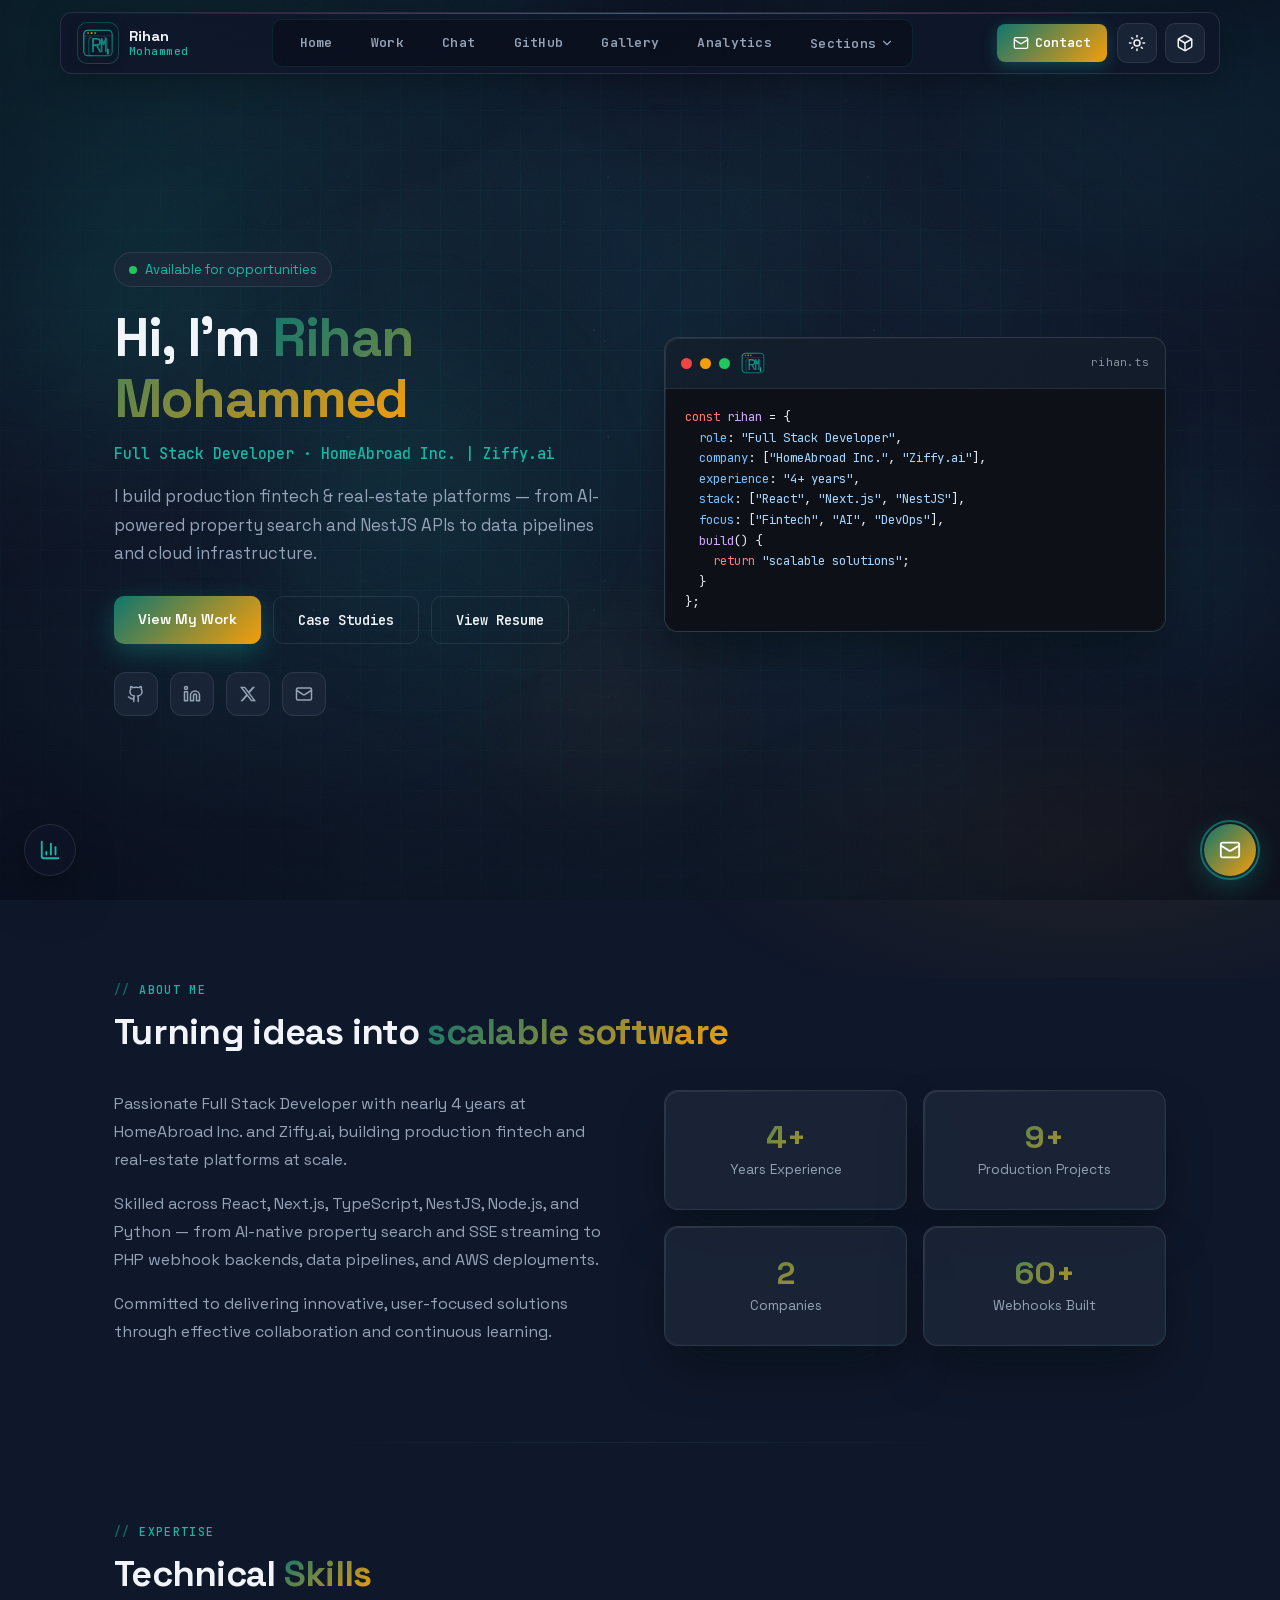
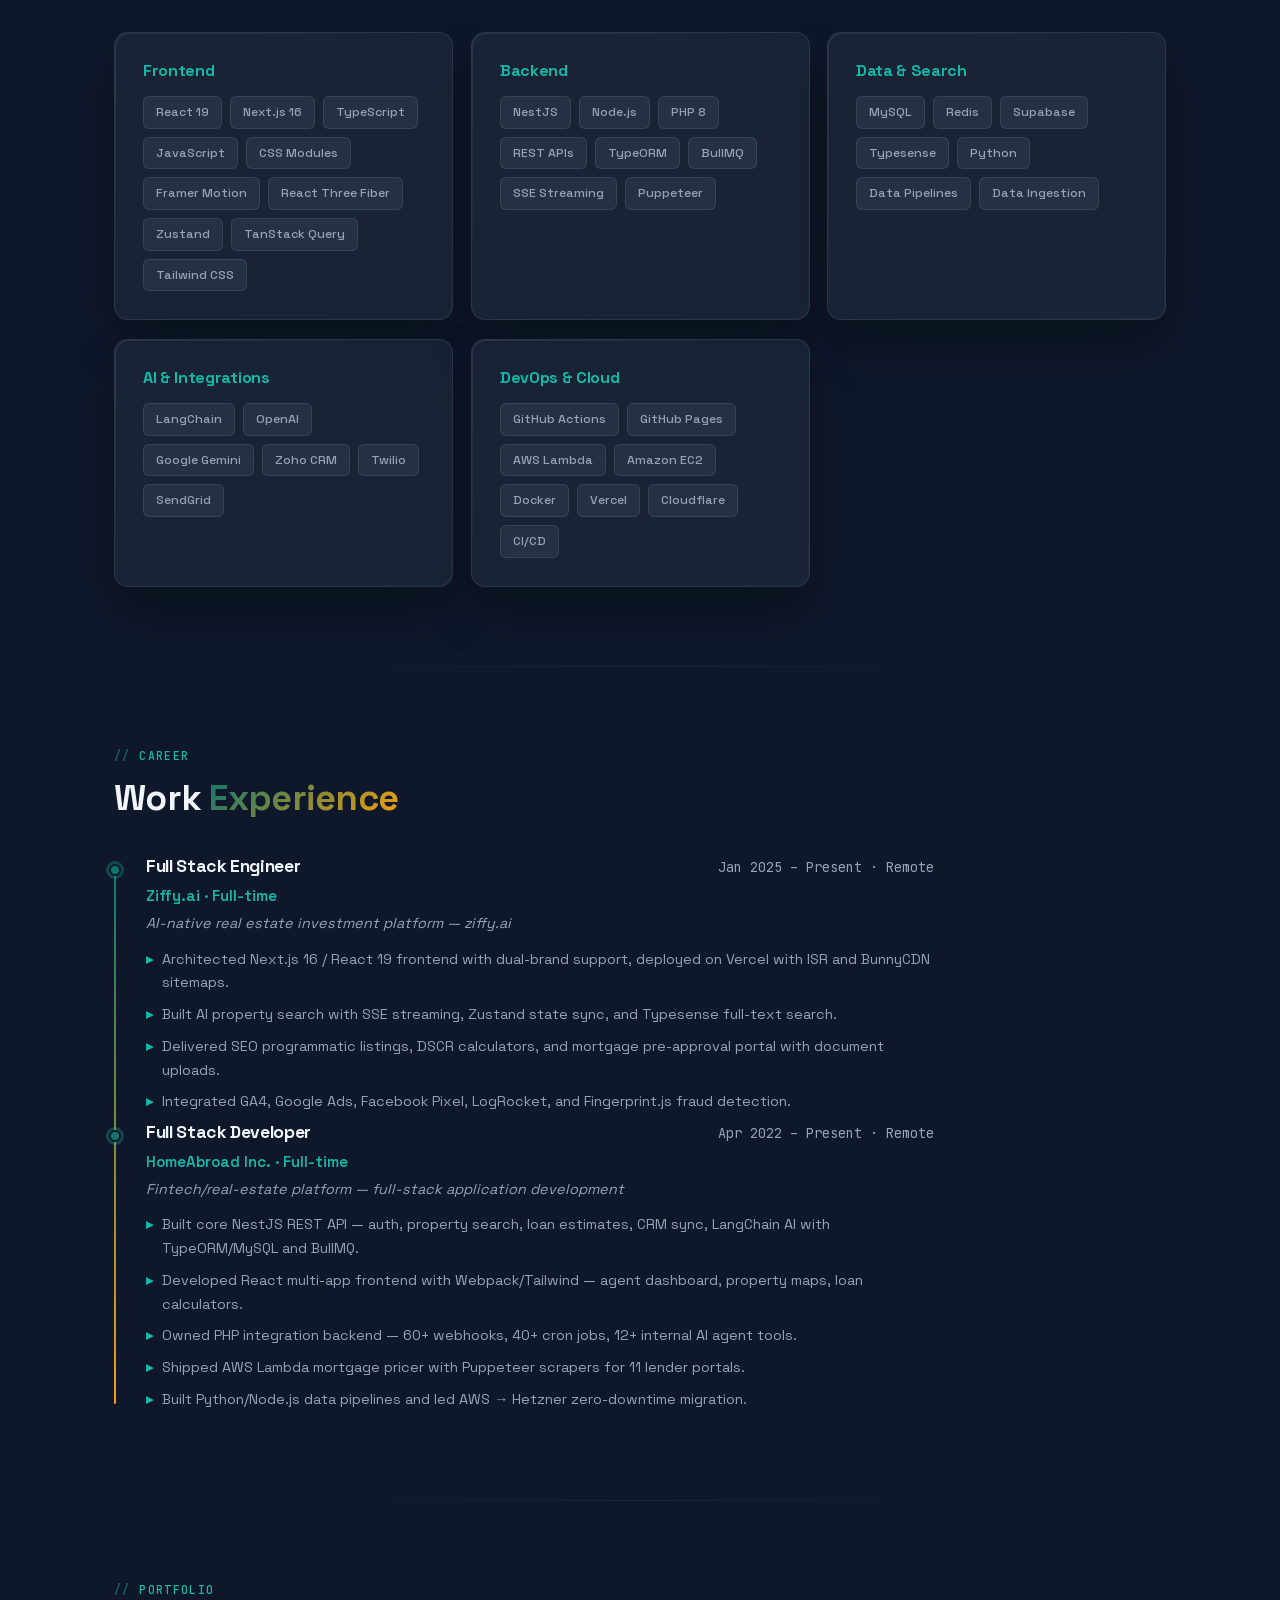
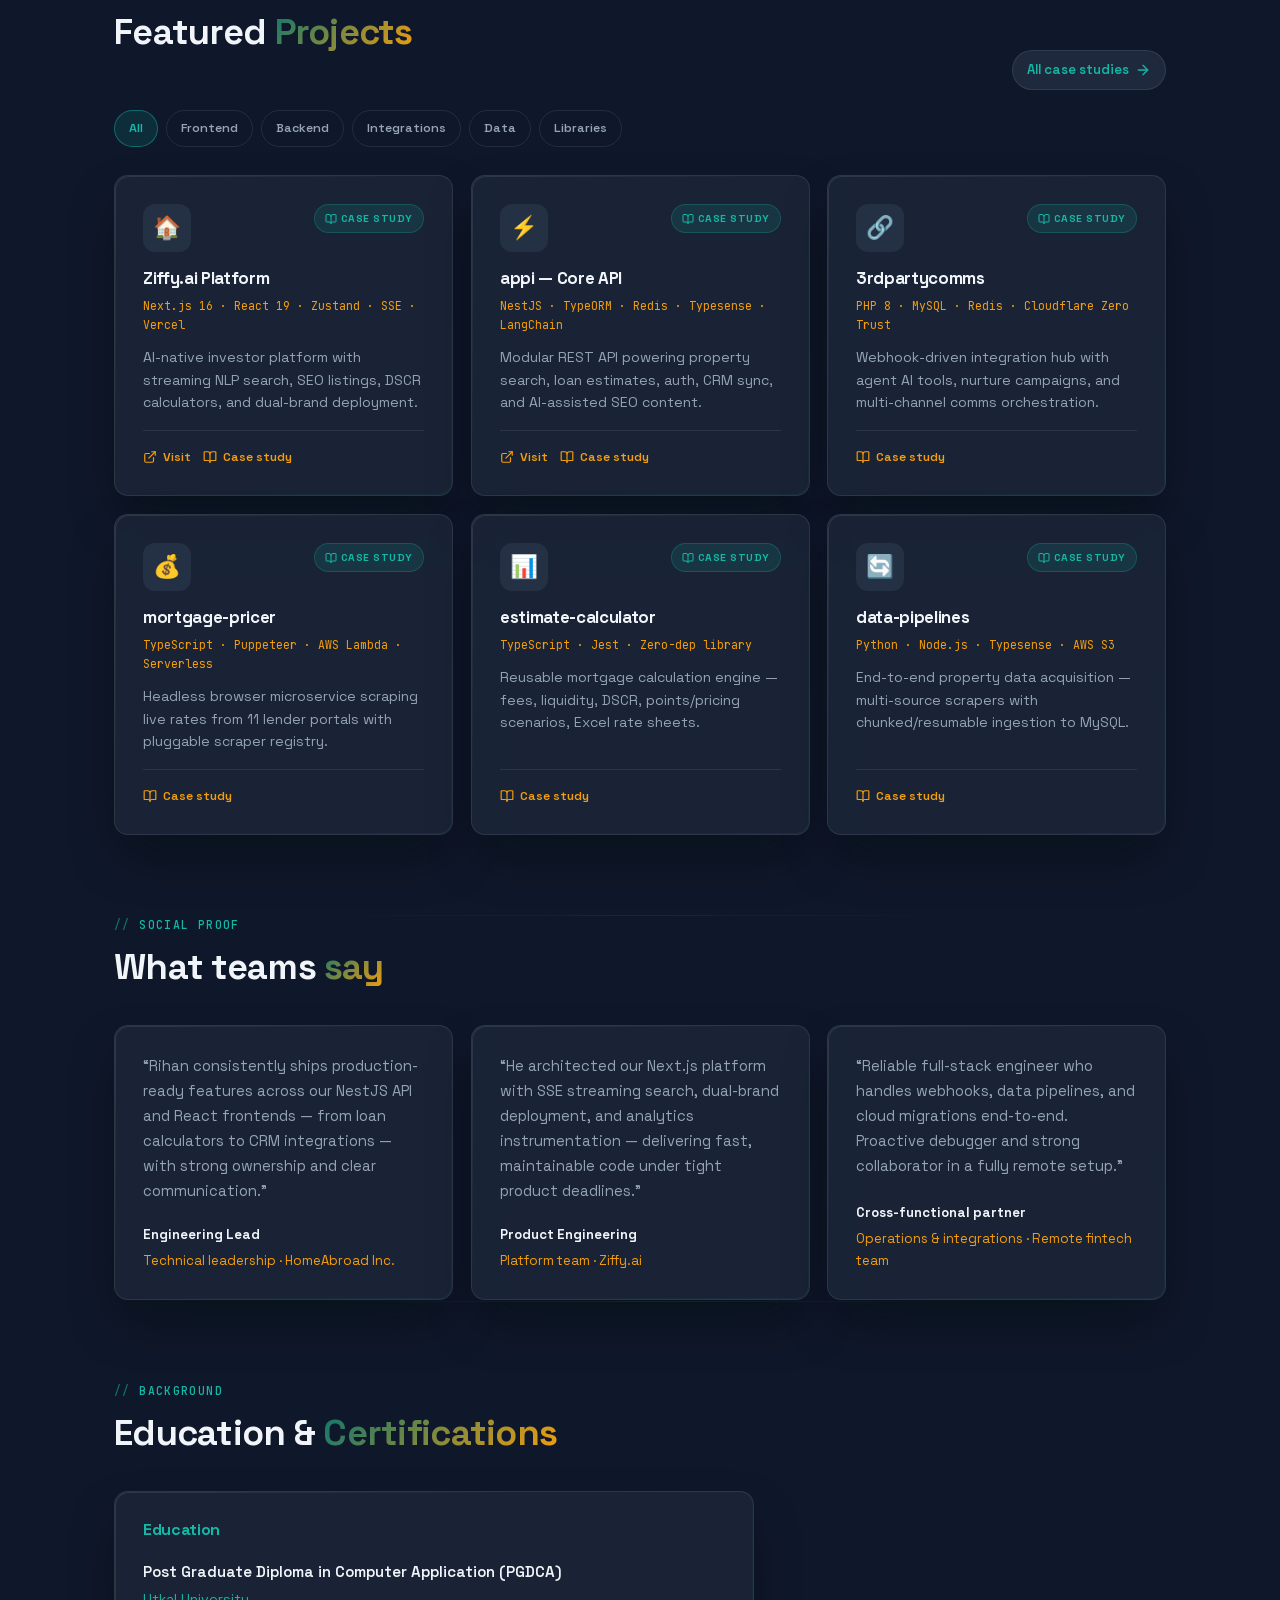
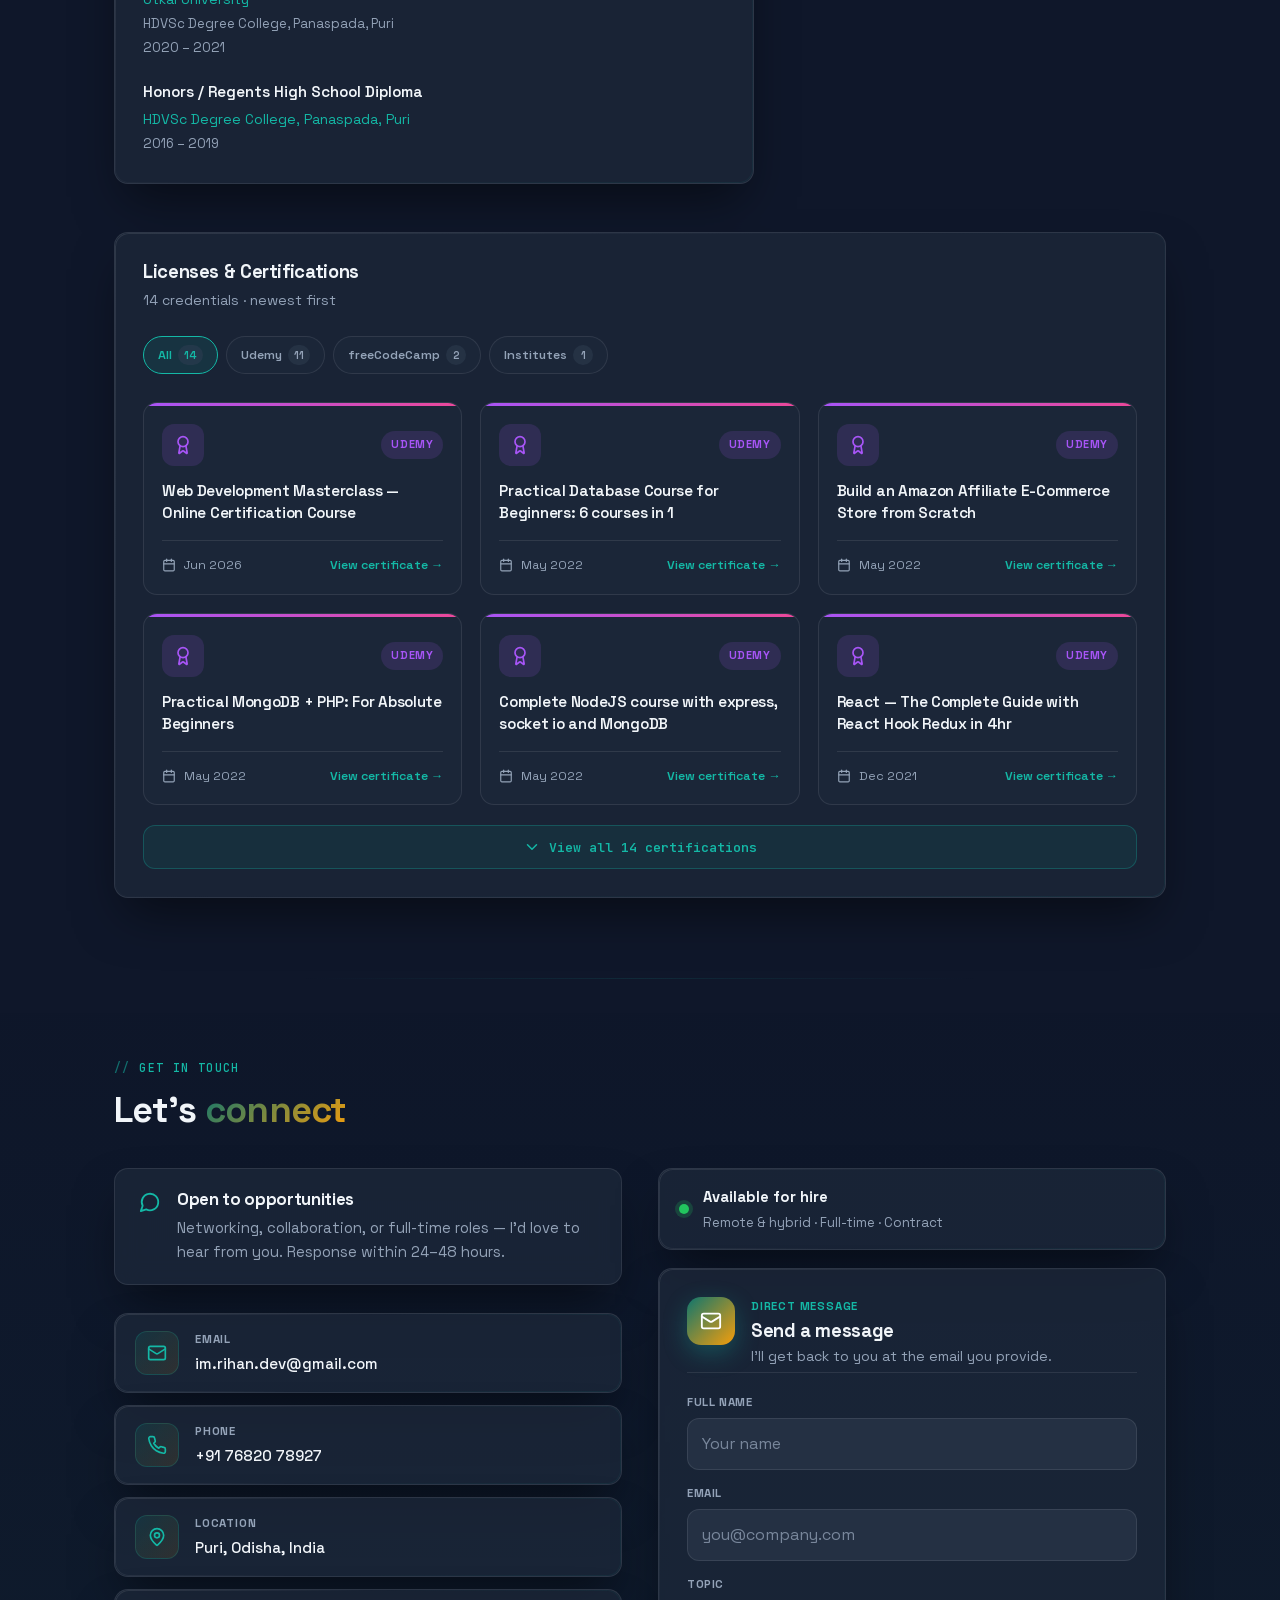
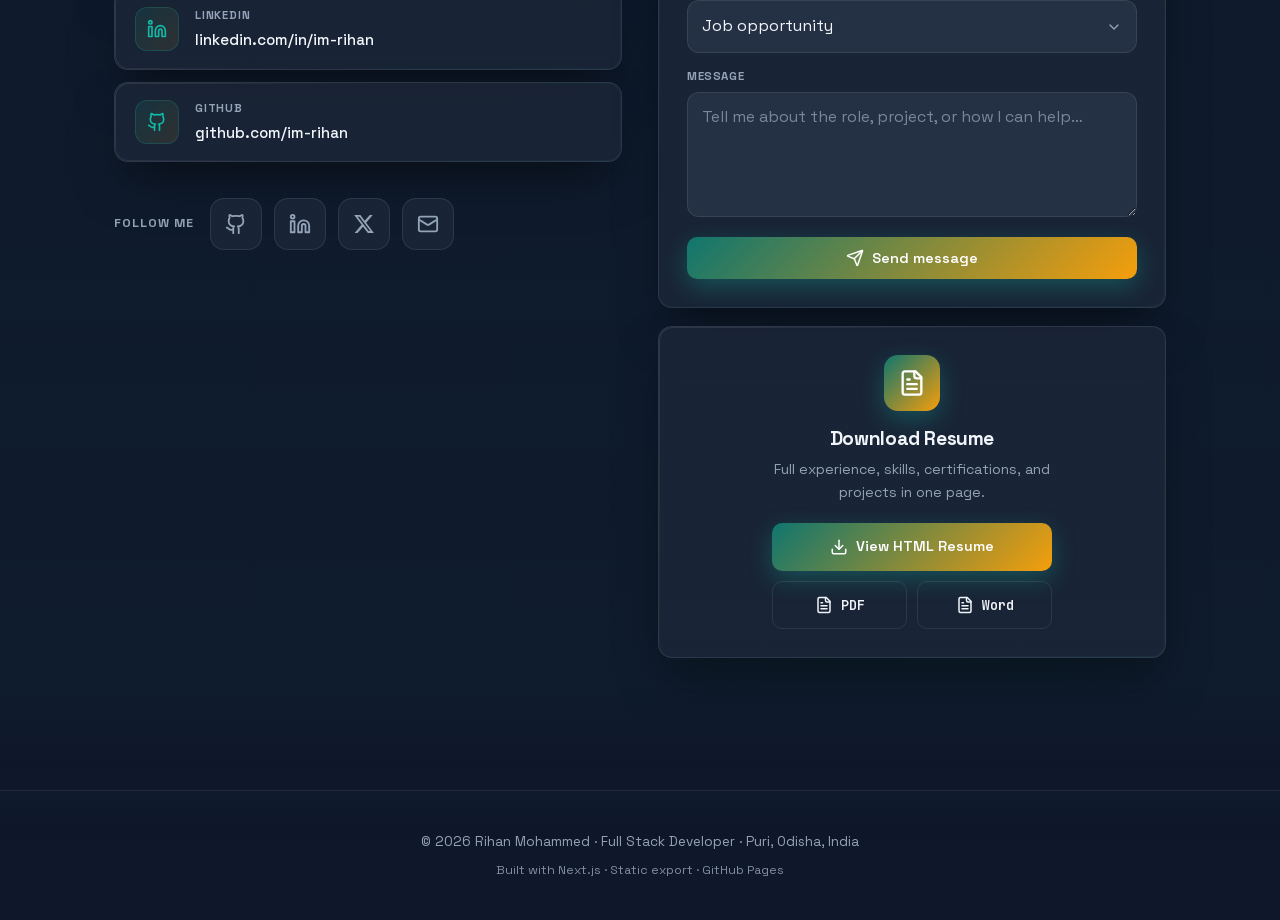
<file: index.html>
<!DOCTYPE html><html lang="en" data-scroll-behavior="smooth"><head><meta charSet="utf-8"/><meta name="viewport" content="width=device-width, initial-scale=1, viewport-fit=cover"/><link rel="preload" href="/_next/static/media/0c89a48fa5027cee-s.p.2cyn07wtgehh0.woff2" as="font" crossorigin="" type="font/woff2"/><link rel="preload" href="/_next/static/media/70bc3e132a0a741e-s.p.3t6q91iet4nsy.woff2" as="font" crossorigin="" type="font/woff2"/><link rel="stylesheet" href="/_next/static/chunks/2_6hssysbh1q1.css" data-precedence="next"/><link rel="stylesheet" href="/_next/static/chunks/11l_bt1kgh0xi.css" data-precedence="next"/><link rel="stylesheet" href="/_next/static/chunks/43yzyueinxgfv.css" data-precedence="next"/><link rel="preload" as="script" fetchPriority="low" href="/_next/static/chunks/2-ndo0lbpp9_x.js"/><script src="/_next/static/chunks/27jktro2p5rq9.js" async=""></script><script src="/_next/static/chunks/3j9pm5otqxm82.js" async=""></script><script src="/_next/static/chunks/1jm8luzr2p16n.js" async=""></script><script src="/_next/static/chunks/turbopack-18tp9d7rtx4ue.js" async=""></script><script src="/_next/static/chunks/39mvdw-znjdoh.js" async=""></script><script src="/_next/static/chunks/031d4hdncmqdj.js" async=""></script><script src="/_next/static/chunks/2d1g729azkif6.js" async=""></script><script src="/_next/static/chunks/1acfn79rze674.js" async=""></script><script src="/_next/static/chunks/1wcx1thcq4_cp.js" async=""></script><script src="/_next/static/chunks/005769szt063u.js" async=""></script><script src="/_next/static/chunks/0o0d7idm9dl1n.js" async=""></script><script src="/_next/static/chunks/3voo8yywa1ixo.js" async=""></script><link rel="preload" href="/_next/static/chunks/3l4y7g42vt_h1.css" as="style"/><meta name="next-size-adjust" content=""/><title>Rihan Mohammed — Full Stack Developer</title><meta name="description" content="I build production fintech &amp; real-estate platforms — from AI-powered property search and NestJS APIs to data pipelines and cloud infrastructure."/><link rel="author" href="https://im-rihan.github.io"/><meta name="author" content="Rihan Mohammed"/><meta name="keywords" content="Full Stack Developer,React,Next.js,NestJS,TypeScript,Fintech,Real Estate,Rihan Mohammed"/><meta name="creator" content="Rihan Mohammed"/><link rel="canonical" href="https://im-rihan.github.io/"/><meta property="og:title" content="Full Stack Developer · Rihan Mohammed"/><meta property="og:description" content="I build production fintech &amp; real-estate platforms — from AI-powered property search and NestJS APIs to data pipelines and cloud infrastructure."/><meta property="og:url" content="https://im-rihan.github.io/"/><meta property="og:site_name" content="Rihan Mohammed"/><meta property="og:locale" content="en_US"/><meta property="og:image" content="https://im-rihan.github.io/og-image-dark.png"/><meta property="og:image:type" content="image/png"/><meta property="og:image:width" content="1200"/><meta property="og:image:height" content="630"/><meta property="og:image:alt" content="Rihan Mohammed — Full Stack Developer"/><meta property="og:image" content="https://im-rihan.github.io/og-image-light.png"/><meta property="og:image:type" content="image/png"/><meta property="og:image:width" content="1200"/><meta property="og:image:height" content="630"/><meta property="og:image:alt" content="Rihan Mohammed — Full Stack Developer"/><meta property="og:type" content="website"/><meta name="twitter:card" content="summary_large_image"/><meta name="twitter:title" content="Full Stack Developer · Rihan Mohammed"/><meta name="twitter:description" content="I build production fintech &amp; real-estate platforms — from AI-powered property search and NestJS APIs to data pipelines and cloud infrastructure."/><meta name="twitter:image" content="https://im-rihan.github.io/og-image-dark.png"/><meta name="twitter:image" content="https://im-rihan.github.io/og-image-light.png"/><link rel="icon" href="/favicon.svg" type="image/svg+xml"/><link rel="apple-touch-icon" href="/brand-logo-dark.svg" type="image/svg+xml"/><script src="/_next/static/chunks/0cz1d0mv5g_q7.js" noModule=""></script></head><body class="space_grotesk_7b48352c-module__yIID-W__variable jetbrains_mono_6104e6b7-module__s6uLTa__variable"><div hidden=""><!--$--><!--/$--></div><script type="application/ld+json">{"@context":"https://schema.org","@type":"Person","name":"Rihan Mohammed","jobTitle":"Full Stack Developer","url":"https://im-rihan.github.io","email":"im.rihan.dev@gmail.com","address":{"@type":"PostalAddress","addressLocality":"Puri","addressRegion":"Odisha","addressCountry":"IN"},"sameAs":["https://github.com/im-rihan","https://linkedin.com/in/im-rihan","https://twitter.com/_im_rihan_"]}</script><script type="application/ld+json">{"@context":"https://schema.org","@type":"WebSite","name":"Rihan Mohammed Portfolio","url":"https://im-rihan.github.io","description":"I build production fintech & real-estate platforms — from AI-powered property search and NestJS APIs to data pipelines and cloud infrastructure.","author":{"@type":"Person","name":"Rihan Mohammed"}}</script><script>((a,b,c,d,e,f,g,h)=>{let i=document.documentElement,j=["light","dark"];function k(b){var c;(Array.isArray(a)?a:[a]).forEach(a=>{let c="class"===a,d=c&&f?e.map(a=>f[a]||a):e;c?(i.classList.remove(...d),i.classList.add(f&&f[b]?f[b]:b)):i.setAttribute(a,b)}),c=b,h&&j.includes(c)&&(i.style.colorScheme=c)}if(d)k(d);else try{let a=localStorage.getItem(b)||c,d=g&&"system"===a?window.matchMedia("(prefers-color-scheme: dark)").matches?"dark":"light":a;k(d)}catch(a){}})("class","portfolio-theme","dark",null,["light","dark"],null,false,true)</script><a href="#main-content" class="skip-link">Skip to main content</a><div class="BackgroundFX-module__7DyX5G__fx" aria-hidden="true"><div class="BackgroundFX-module__7DyX5G__depthMesh"></div><div class="BackgroundFX-module__7DyX5G__aurora"></div><div class="BackgroundFX-module__7DyX5G__lightBeams"></div><div class="BackgroundFX-module__7DyX5G__orbs"><span class="BackgroundFX-module__7DyX5G__orbA"></span><span class="BackgroundFX-module__7DyX5G__orbB"></span><span class="BackgroundFX-module__7DyX5G__orbC"></span></div><div class="BackgroundFX-module__7DyX5G__starDust"></div><div class="BackgroundFX-module__7DyX5G__horizon"></div><div class="BackgroundFX-module__7DyX5G__gridPulse"></div><div class="BackgroundFX-module__7DyX5G__scanlines"></div><div class="BackgroundFX-module__7DyX5G__noise"></div><div class="BackgroundFX-module__7DyX5G__vignette"></div><div class="BackgroundFX-module__7DyX5G__interactiveGlow"></div></div><nav class="Navbar-module__cRh5nW__navbar  " data-cursor="nav"><div class="Navbar-module__cRh5nW__scanBar" aria-hidden="true"></div><div class="Navbar-module__cRh5nW__inner"><a class="Logo-module__WIRVka__logo" aria-label="Rihan Mohammed — Home" data-cursor="nav" href="/"><span class="Logo-module__WIRVka__mark"><svg class="Logo-module__WIRVka__svgMark " viewBox="0 0 48 48" fill="none" xmlns="http://www.w3.org/2000/svg" aria-hidden="true"><defs><linearGradient id="_R_1d7nb_-stroke" x1="8" y1="8" x2="40" y2="40" gradientUnits="userSpaceOnUse"><stop offset="0%" stop-color="var(--logo-stroke-a)"></stop><stop offset="100%" stop-color="var(--logo-stroke-b)"></stop></linearGradient></defs><rect x="4" y="6" width="40" height="36" rx="6" stroke="url(#_R_1d7nb_-stroke)" stroke-width="var(--logo-frame-stroke)" fill="var(--logo-fill)"></rect><line x1="4" y1="14" x2="44" y2="14" stroke="url(#_R_1d7nb_-stroke)" stroke-width="1" opacity="var(--logo-divider-opacity)"></line><circle cx="10" cy="10" r="1.5" fill="#ef4444" opacity="var(--logo-dot-opacity)"></circle><circle cx="15" cy="10" r="1.5" fill="#f59e0b" opacity="var(--logo-dot-opacity)"></circle><circle cx="20" cy="10" r="1.5" fill="#22c55e" opacity="var(--logo-dot-opacity)"></circle><path d="M11 20 V38 M11 20 C11 17 13 16 15 16 M11 38 C11 41 13 42 15 42" stroke="url(#_R_1d7nb_-stroke)" stroke-width="1.5" stroke-linecap="round" opacity="var(--logo-bracket-opacity)"></path><path d="M37 20 V38 M37 20 C37 17 35 16 33 16 M37 38 C37 41 35 42 33 42" stroke="url(#_R_1d7nb_-stroke)" stroke-width="1.5" stroke-linecap="round" opacity="var(--logo-bracket-opacity)"></path><path class="Logo-module__WIRVka__svgLetter" d="M17 18 V36 M17 18 H22 C25.5 18 27 20.5 27 23 C27 25.5 25.5 27 22 27 H17 M22 27 L27 36" stroke="url(#_R_1d7nb_-stroke)" stroke-width="var(--logo-letter-stroke)" stroke-linecap="round" stroke-linejoin="round" opacity="var(--logo-letter-opacity)"></path><path class="Logo-module__WIRVka__svgLetter" d="M29 36 V18 L32 26 L35 18 V36" stroke="url(#_R_1d7nb_-stroke)" stroke-width="var(--logo-letter-stroke)" stroke-linecap="round" stroke-linejoin="round" opacity="var(--logo-letter-opacity)"></path><rect class="Logo-module__WIRVka__svgCursor" x="37" y="32" width="2" height="8" rx="0.5" fill="var(--logo-cursor)"></rect></svg></span><span class="Logo-module__WIRVka__wordmark"><span class="Logo-module__WIRVka__name">Rihan</span><span class="Logo-module__WIRVka__surname">Mohammed</span></span></a><div class="Navbar-module__cRh5nW__navCenter"><ul class="Navbar-module__cRh5nW__links "><li><a class="Navbar-module__cRh5nW__navLink Navbar-module__cRh5nW__activeLink" data-cursor="nav" href="/"><span class="Navbar-module__cRh5nW__activePill" aria-hidden="true"></span><span class="Navbar-module__cRh5nW__navPrefix" aria-hidden="true">&gt;</span><span class="Navbar-module__cRh5nW__navLinkText">Home</span><span class="Navbar-module__cRh5nW__navUnderline" aria-hidden="true"></span></a></li><li><a class="Navbar-module__cRh5nW__navLink " data-cursor="nav" href="/work/"><span class="Navbar-module__cRh5nW__navPrefix" aria-hidden="true">&gt;</span><span class="Navbar-module__cRh5nW__navLinkText">Work</span><span class="Navbar-module__cRh5nW__navUnderline" aria-hidden="true"></span></a></li><li><a class="Navbar-module__cRh5nW__navLink " data-cursor="nav" href="/chat/"><span class="Navbar-module__cRh5nW__navPrefix" aria-hidden="true">&gt;</span><span class="Navbar-module__cRh5nW__navLinkText">Chat</span><span class="Navbar-module__cRh5nW__navUnderline" aria-hidden="true"></span></a></li><li><a class="Navbar-module__cRh5nW__navLink " data-cursor="nav" href="/github/"><span class="Navbar-module__cRh5nW__navPrefix" aria-hidden="true">&gt;</span><span class="Navbar-module__cRh5nW__navLinkText">GitHub</span><span class="Navbar-module__cRh5nW__navUnderline" aria-hidden="true"></span></a></li><li><a class="Navbar-module__cRh5nW__navLink " data-cursor="nav" href="/gallery/"><span class="Navbar-module__cRh5nW__navPrefix" aria-hidden="true">&gt;</span><span class="Navbar-module__cRh5nW__navLinkText">Gallery</span><span class="Navbar-module__cRh5nW__navUnderline" aria-hidden="true"></span></a></li><li><a class="Navbar-module__cRh5nW__navLink " data-cursor="nav" href="/status/"><span class="Navbar-module__cRh5nW__navPrefix" aria-hidden="true">&gt;</span><span class="Navbar-module__cRh5nW__navLinkText">Analytics</span><span class="Navbar-module__cRh5nW__navUnderline" aria-hidden="true"></span></a></li><li class="Navbar-module__cRh5nW__exploreItem"><button type="button" class="Navbar-module__cRh5nW__exploreBtn " aria-expanded="false" aria-haspopup="true" data-cursor="nav"><span class="Navbar-module__cRh5nW__navPrefix" aria-hidden="true">&gt;</span><span class="Navbar-module__cRh5nW__navLinkText">Sections</span><svg xmlns="http://www.w3.org/2000/svg" width="14" height="14" viewBox="0 0 24 24" fill="none" stroke="currentColor" stroke-width="2" stroke-linecap="round" stroke-linejoin="round" class="lucide lucide-chevron-down Navbar-module__cRh5nW__chevron"><path d="m6 9 6 6 6-6"></path></svg><span class="Navbar-module__cRh5nW__navUnderline" aria-hidden="true"></span></button></li></ul></div><div class="Navbar-module__cRh5nW__actions"><a href="mailto:im.rihan.dev@gmail.com" class="Navbar-module__cRh5nW__contactCta" data-cursor="pointer"><svg xmlns="http://www.w3.org/2000/svg" width="16" height="16" viewBox="0 0 24 24" fill="none" stroke="currentColor" stroke-width="2" stroke-linecap="round" stroke-linejoin="round" class="lucide lucide-mail"><rect width="20" height="16" x="2" y="4" rx="2"></rect><path d="m22 7-8.97 5.7a1.94 1.94 0 0 1-2.06 0L2 7"></path></svg><span>Contact</span></a><button class="ThemeToggle-module__gv9_OW__toggle" aria-label="Toggle theme"></button><button type="button" class="Navbar-module__cRh5nW__menuBtn " aria-label="Toggle menu" aria-expanded="false" data-cursor="pointer"><span></span><span></span><span></span></button></div></div></nav><main id="main-content" class="main-content"><header class="Hero-module___w2HtG__hero" id="home"><div class="container"><div class="Hero-module___w2HtG__grid"><div class="Hero-module___w2HtG__content" style="opacity:0;transform:translateY(20px)"><div class="Hero-module___w2HtG__badge"><span class="Hero-module___w2HtG__dot"></span> Available for opportunities</div><h1>Hi, I&#x27;m <span>Rihan Mohammed</span></h1><p class="Hero-module___w2HtG__subtitle">Full Stack Developer · HomeAbroad Inc. | Ziffy.ai</p><p class="Hero-module___w2HtG__desc">I build production fintech &amp; real-estate platforms — from AI-powered property search and NestJS APIs to data pipelines and cloud infrastructure.</p><div class="Hero-module___w2HtG__actions"><a class="btn btn-primary" data-cursor="pointer" href="/#projects">View My Work</a><a class="btn btn-outline" data-cursor="pointer" href="/work/">Case Studies</a><a href="/resume.html?v=20250628" target="_blank" rel="noopener noreferrer" class="btn btn-outline" data-cursor="pointer">View Resume</a></div><div class="SocialLinks-module__KD0Q-a__row SocialLinks-module__KD0Q-a__md Hero-module___w2HtG__social" role="list"><a href="https://github.com/im-rihan" class="SocialLinks-module__KD0Q-a__link SocialLinks-module__KD0Q-a__github" target="_blank" rel="noopener noreferrer" aria-label="GitHub" data-cursor="pointer" role="listitem"><span class="SocialLinks-module__KD0Q-a__iconWrap"><svg xmlns="http://www.w3.org/2000/svg" width="18" height="18" viewBox="0 0 24 24" fill="none" stroke="currentColor" stroke-width="2" stroke-linecap="round" stroke-linejoin="round" class="lucide lucide-github"><path d="M15 22v-4a4.8 4.8 0 0 0-1-3.5c3 0 6-2 6-5.5.08-1.25-.27-2.48-1-3.5.28-1.15.28-2.35 0-3.5 0 0-1 0-3 1.5-2.64-.5-5.36-.5-8 0C6 2 5 2 5 2c-.3 1.15-.3 2.35 0 3.5A5.403 5.403 0 0 0 4 9c0 3.5 3 5.5 6 5.5-.39.49-.68 1.05-.85 1.65-.17.6-.22 1.23-.15 1.85v4"></path><path d="M9 18c-4.51 2-5-2-7-2"></path></svg></span><span class="SocialLinks-module__KD0Q-a__tooltip">GitHub</span></a><a href="https://linkedin.com/in/im-rihan" class="SocialLinks-module__KD0Q-a__link SocialLinks-module__KD0Q-a__linkedin" target="_blank" rel="noopener noreferrer" aria-label="LinkedIn" data-cursor="pointer" role="listitem"><span class="SocialLinks-module__KD0Q-a__iconWrap"><svg xmlns="http://www.w3.org/2000/svg" width="18" height="18" viewBox="0 0 24 24" fill="none" stroke="currentColor" stroke-width="2" stroke-linecap="round" stroke-linejoin="round" class="lucide lucide-linkedin"><path d="M16 8a6 6 0 0 1 6 6v7h-4v-7a2 2 0 0 0-2-2 2 2 0 0 0-2 2v7h-4v-7a6 6 0 0 1 6-6z"></path><rect width="4" height="12" x="2" y="9"></rect><circle cx="4" cy="4" r="2"></circle></svg></span><span class="SocialLinks-module__KD0Q-a__tooltip">LinkedIn</span></a><a href="https://twitter.com/_im_rihan_" class="SocialLinks-module__KD0Q-a__link SocialLinks-module__KD0Q-a__twitter" target="_blank" rel="noopener noreferrer" aria-label="X (Twitter)" data-cursor="pointer" role="listitem"><span class="SocialLinks-module__KD0Q-a__iconWrap"><svg width="18" height="18" viewBox="0 0 24 24" fill="currentColor" aria-hidden="true"><path d="M18.244 2.25h3.308l-7.227 8.26 8.502 11.24H16.17l-5.214-6.817L4.99 21.75H1.68l7.73-8.835L1.254 2.25H8.08l4.713 6.231zm-1.161 17.52h1.833L7.084 4.126H5.117z"></path></svg></span><span class="SocialLinks-module__KD0Q-a__tooltip">X (Twitter)</span></a><a href="mailto:im.rihan.dev@gmail.com" class="SocialLinks-module__KD0Q-a__link SocialLinks-module__KD0Q-a__email" aria-label="Email" data-cursor="pointer" role="listitem"><span class="SocialLinks-module__KD0Q-a__iconWrap"><svg xmlns="http://www.w3.org/2000/svg" width="18" height="18" viewBox="0 0 24 24" fill="none" stroke="currentColor" stroke-width="2" stroke-linecap="round" stroke-linejoin="round" class="lucide lucide-mail"><rect width="20" height="16" x="2" y="4" rx="2"></rect><path d="m22 7-8.97 5.7a1.94 1.94 0 0 1-2.06 0L2 7"></path></svg></span><span class="SocialLinks-module__KD0Q-a__tooltip">Email</span></a></div></div><div class="Hero-module___w2HtG__visual" style="opacity:0;transform:translateY(20px)"><div data-tilt-card="true" data-cursor="card" class="TiltCard-module__UNscsW__card glass-card Hero-module___w2HtG__codeCard" style="transform:perspective(800px)"><div class="Hero-module___w2HtG__codeHeader"><span class="Hero-module___w2HtG__red"></span><span class="Hero-module___w2HtG__yellow"></span><span class="Hero-module___w2HtG__green"></span><span class="Hero-module___w2HtG__codeLogo" aria-hidden="true"><svg class="Logo-module__WIRVka__svgMark Logo-module__WIRVka__svgSm" viewBox="0 0 48 48" fill="none" xmlns="http://www.w3.org/2000/svg" aria-hidden="true"><defs><linearGradient id="_R_4d8anonb_-stroke" x1="8" y1="8" x2="40" y2="40" gradientUnits="userSpaceOnUse"><stop offset="0%" stop-color="var(--logo-stroke-a)"></stop><stop offset="100%" stop-color="var(--logo-stroke-b)"></stop></linearGradient></defs><rect x="4" y="6" width="40" height="36" rx="6" stroke="url(#_R_4d8anonb_-stroke)" stroke-width="var(--logo-frame-stroke)" fill="var(--logo-fill)"></rect><line x1="4" y1="14" x2="44" y2="14" stroke="url(#_R_4d8anonb_-stroke)" stroke-width="1" opacity="var(--logo-divider-opacity)"></line><circle cx="10" cy="10" r="1.5" fill="#ef4444" opacity="var(--logo-dot-opacity)"></circle><circle cx="15" cy="10" r="1.5" fill="#f59e0b" opacity="var(--logo-dot-opacity)"></circle><circle cx="20" cy="10" r="1.5" fill="#22c55e" opacity="var(--logo-dot-opacity)"></circle><path d="M11 20 V38 M11 20 C11 17 13 16 15 16 M11 38 C11 41 13 42 15 42" stroke="url(#_R_4d8anonb_-stroke)" stroke-width="1.5" stroke-linecap="round" opacity="var(--logo-bracket-opacity)"></path><path d="M37 20 V38 M37 20 C37 17 35 16 33 16 M37 38 C37 41 35 42 33 42" stroke="url(#_R_4d8anonb_-stroke)" stroke-width="1.5" stroke-linecap="round" opacity="var(--logo-bracket-opacity)"></path><path class="Logo-module__WIRVka__svgLetter" d="M17 18 V36 M17 18 H22 C25.5 18 27 20.5 27 23 C27 25.5 25.5 27 22 27 H17 M22 27 L27 36" stroke="url(#_R_4d8anonb_-stroke)" stroke-width="var(--logo-letter-stroke)" stroke-linecap="round" stroke-linejoin="round" opacity="var(--logo-letter-opacity)"></path><path class="Logo-module__WIRVka__svgLetter" d="M29 36 V18 L32 26 L35 18 V36" stroke="url(#_R_4d8anonb_-stroke)" stroke-width="var(--logo-letter-stroke)" stroke-linecap="round" stroke-linejoin="round" opacity="var(--logo-letter-opacity)"></path><rect class="Logo-module__WIRVka__svgCursor" x="37" y="32" width="2" height="8" rx="0.5" fill="var(--logo-cursor)"></rect></svg></span><span class="Hero-module___w2HtG__codeTitle">rihan.ts</span></div><pre class="Hero-module___w2HtG__codePre"><code><span class="Hero-module___w2HtG__kw">const</span> <span class="Hero-module___w2HtG__id">rihan</span> <span class="Hero-module___w2HtG__punct">=</span> <span class="Hero-module___w2HtG__punct">{</span>
<!-- -->  <span class="Hero-module___w2HtG__prop">role</span><span class="Hero-module___w2HtG__punct">:</span> <span class="Hero-module___w2HtG__str">&quot;Full Stack Developer&quot;</span><span class="Hero-module___w2HtG__punct">,</span>
<!-- -->  <span class="Hero-module___w2HtG__prop">company</span><span class="Hero-module___w2HtG__punct">: [</span><span class="Hero-module___w2HtG__str">&quot;HomeAbroad Inc.&quot;</span><span class="Hero-module___w2HtG__punct">, </span><span class="Hero-module___w2HtG__str">&quot;Ziffy.ai&quot;</span><span class="Hero-module___w2HtG__punct">],</span>
<!-- -->  <span class="Hero-module___w2HtG__prop">experience</span><span class="Hero-module___w2HtG__punct">: </span><span class="Hero-module___w2HtG__str">&quot;4+ years&quot;</span><span class="Hero-module___w2HtG__punct">,</span>
<!-- -->  <span class="Hero-module___w2HtG__prop">stack</span><span class="Hero-module___w2HtG__punct">: [</span><span class="Hero-module___w2HtG__str">&quot;React&quot;</span><span class="Hero-module___w2HtG__punct">, </span><span class="Hero-module___w2HtG__str">&quot;Next.js&quot;</span><span class="Hero-module___w2HtG__punct">, </span><span class="Hero-module___w2HtG__str">&quot;NestJS&quot;</span><span class="Hero-module___w2HtG__punct">],</span>
<!-- -->  <span class="Hero-module___w2HtG__prop">focus</span><span class="Hero-module___w2HtG__punct">: [</span><span class="Hero-module___w2HtG__str">&quot;Fintech&quot;</span><span class="Hero-module___w2HtG__punct">, </span><span class="Hero-module___w2HtG__str">&quot;AI&quot;</span><span class="Hero-module___w2HtG__punct">, </span><span class="Hero-module___w2HtG__str">&quot;DevOps&quot;</span><span class="Hero-module___w2HtG__punct">],</span>
<!-- -->  <span class="Hero-module___w2HtG__fn">build</span><span class="Hero-module___w2HtG__punct">() <!-- -->{</span>
<!-- -->    <span class="Hero-module___w2HtG__kw">return</span> <span class="Hero-module___w2HtG__str">&quot;scalable solutions&quot;</span><span class="Hero-module___w2HtG__punct">;</span>
<!-- -->  <span class="Hero-module___w2HtG__punct">}</span>
<span class="Hero-module___w2HtG__punct">};</span></code></pre></div></div></div></div></header><section id="about"><div class="container"><div class="" style="opacity:0;transform:translateY(20px)"><p class="section-label">About Me</p><h2 class="section-title">Turning ideas into <span>scalable software</span></h2></div><div class="About-module__RHteCa__grid"><div class="About-module__RHteCa__text" style="opacity:0;transform:translateY(20px)"><p>Passionate Full Stack Developer with nearly 4 years at HomeAbroad Inc. and Ziffy.ai, building production fintech and real-estate platforms at scale.</p><p>Skilled across React, Next.js, TypeScript, NestJS, Node.js, and Python — from AI-native property search and SSE streaming to PHP webhook backends, data pipelines, and AWS deployments.</p><p>Committed to delivering innovative, user-focused solutions through effective collaboration and continuous learning.</p></div><div class="About-module__RHteCa__stats"><div class="About-module__RHteCa__statCell" style="opacity:0;transform:translateY(20px)"><div data-tilt-card="true" data-cursor="card" class="TiltCard-module__UNscsW__card glass-card About-module__RHteCa__statCard" style="transform:perspective(800px)"><div class="About-module__RHteCa__num">4+</div><div class="About-module__RHteCa__label">Years Experience</div></div></div><div class="About-module__RHteCa__statCell" style="opacity:0;transform:translateY(20px)"><div data-tilt-card="true" data-cursor="card" class="TiltCard-module__UNscsW__card glass-card About-module__RHteCa__statCard" style="transform:perspective(800px)"><div class="About-module__RHteCa__num">9+</div><div class="About-module__RHteCa__label">Production Projects</div></div></div><div class="About-module__RHteCa__statCell" style="opacity:0;transform:translateY(20px)"><div data-tilt-card="true" data-cursor="card" class="TiltCard-module__UNscsW__card glass-card About-module__RHteCa__statCard" style="transform:perspective(800px)"><div class="About-module__RHteCa__num">2</div><div class="About-module__RHteCa__label">Companies</div></div></div><div class="About-module__RHteCa__statCell" style="opacity:0;transform:translateY(20px)"><div data-tilt-card="true" data-cursor="card" class="TiltCard-module__UNscsW__card glass-card About-module__RHteCa__statCard" style="transform:perspective(800px)"><div class="About-module__RHteCa__num">60+</div><div class="About-module__RHteCa__label">Webhooks Built</div></div></div></div></div></div></section><section id="skills"><div class="container"><div class="" style="opacity:0;transform:translateY(20px)"><p class="section-label">Expertise</p><h2 class="section-title">Technical <span>Skills</span></h2></div><div class="card-grid undefined"><div class="card-cell" style="opacity:0;transform:translateY(20px)"><div data-tilt-card="true" data-cursor="card" class="TiltCard-module__UNscsW__card glass-card card-equal Skills-module__1ZjJFG__card" style="transform:perspective(800px)"><h3>Frontend</h3><div class="Skills-module__1ZjJFG__tags"><span class="Skills-module__1ZjJFG__tag">React 19</span><span class="Skills-module__1ZjJFG__tag">Next.js 16</span><span class="Skills-module__1ZjJFG__tag">TypeScript</span><span class="Skills-module__1ZjJFG__tag">JavaScript</span><span class="Skills-module__1ZjJFG__tag">CSS Modules</span><span class="Skills-module__1ZjJFG__tag">Framer Motion</span><span class="Skills-module__1ZjJFG__tag">React Three Fiber</span><span class="Skills-module__1ZjJFG__tag">Zustand</span><span class="Skills-module__1ZjJFG__tag">TanStack Query</span><span class="Skills-module__1ZjJFG__tag">Tailwind CSS</span></div></div></div><div class="card-cell" style="opacity:0;transform:translateY(20px)"><div data-tilt-card="true" data-cursor="card" class="TiltCard-module__UNscsW__card glass-card card-equal Skills-module__1ZjJFG__card" style="transform:perspective(800px)"><h3>Backend</h3><div class="Skills-module__1ZjJFG__tags"><span class="Skills-module__1ZjJFG__tag">NestJS</span><span class="Skills-module__1ZjJFG__tag">Node.js</span><span class="Skills-module__1ZjJFG__tag">PHP 8</span><span class="Skills-module__1ZjJFG__tag">REST APIs</span><span class="Skills-module__1ZjJFG__tag">TypeORM</span><span class="Skills-module__1ZjJFG__tag">BullMQ</span><span class="Skills-module__1ZjJFG__tag">SSE Streaming</span><span class="Skills-module__1ZjJFG__tag">Puppeteer</span></div></div></div><div class="card-cell" style="opacity:0;transform:translateY(20px)"><div data-tilt-card="true" data-cursor="card" class="TiltCard-module__UNscsW__card glass-card card-equal Skills-module__1ZjJFG__card" style="transform:perspective(800px)"><h3>Data &amp; Search</h3><div class="Skills-module__1ZjJFG__tags"><span class="Skills-module__1ZjJFG__tag">MySQL</span><span class="Skills-module__1ZjJFG__tag">Redis</span><span class="Skills-module__1ZjJFG__tag">Supabase</span><span class="Skills-module__1ZjJFG__tag">Typesense</span><span class="Skills-module__1ZjJFG__tag">Python</span><span class="Skills-module__1ZjJFG__tag">Data Pipelines</span><span class="Skills-module__1ZjJFG__tag">Data Ingestion</span></div></div></div><div class="card-cell" style="opacity:0;transform:translateY(20px)"><div data-tilt-card="true" data-cursor="card" class="TiltCard-module__UNscsW__card glass-card card-equal Skills-module__1ZjJFG__card" style="transform:perspective(800px)"><h3>AI &amp; Integrations</h3><div class="Skills-module__1ZjJFG__tags"><span class="Skills-module__1ZjJFG__tag">LangChain</span><span class="Skills-module__1ZjJFG__tag">OpenAI</span><span class="Skills-module__1ZjJFG__tag">Google Gemini</span><span class="Skills-module__1ZjJFG__tag">Zoho CRM</span><span class="Skills-module__1ZjJFG__tag">Twilio</span><span class="Skills-module__1ZjJFG__tag">SendGrid</span></div></div></div><div class="card-cell" style="opacity:0;transform:translateY(20px)"><div data-tilt-card="true" data-cursor="card" class="TiltCard-module__UNscsW__card glass-card card-equal Skills-module__1ZjJFG__card" style="transform:perspective(800px)"><h3>DevOps &amp; Cloud</h3><div class="Skills-module__1ZjJFG__tags"><span class="Skills-module__1ZjJFG__tag">GitHub Actions</span><span class="Skills-module__1ZjJFG__tag">GitHub Pages</span><span class="Skills-module__1ZjJFG__tag">AWS Lambda</span><span class="Skills-module__1ZjJFG__tag">Amazon EC2</span><span class="Skills-module__1ZjJFG__tag">Docker</span><span class="Skills-module__1ZjJFG__tag">Vercel</span><span class="Skills-module__1ZjJFG__tag">Cloudflare</span><span class="Skills-module__1ZjJFG__tag">CI/CD</span></div></div></div></div></div></section><section id="experience"><div class="container"><div class="" style="opacity:0;transform:translateY(20px)"><p class="section-label">Career</p><h2 class="section-title">Work <span>Experience</span></h2></div><div class="Experience-module__BCN7Bq__timeline"><div class="" style="opacity:0;transform:translateY(20px)"><article class="Experience-module__BCN7Bq__item"><div class="Experience-module__BCN7Bq__header"><h3>Full Stack Engineer</h3><span class="Experience-module__BCN7Bq__meta">Jan 2025 – Present · Remote</span></div><div class="Experience-module__BCN7Bq__company">Ziffy.ai · Full-time</div><p class="Experience-module__BCN7Bq__subtitle">AI-native real estate investment platform — ziffy.ai</p><ul><li>Architected Next.js 16 / React 19 frontend with dual-brand support, deployed on Vercel with ISR and BunnyCDN sitemaps.</li><li>Built AI property search with SSE streaming, Zustand state sync, and Typesense full-text search.</li><li>Delivered SEO programmatic listings, DSCR calculators, and mortgage pre-approval portal with document uploads.</li><li>Integrated GA4, Google Ads, Facebook Pixel, LogRocket, and Fingerprint.js fraud detection.</li></ul></article></div><div class="" style="opacity:0;transform:translateY(20px)"><article class="Experience-module__BCN7Bq__item"><div class="Experience-module__BCN7Bq__header"><h3>Full Stack Developer</h3><span class="Experience-module__BCN7Bq__meta">Apr 2022 – Present · Remote</span></div><div class="Experience-module__BCN7Bq__company">HomeAbroad Inc. · Full-time</div><p class="Experience-module__BCN7Bq__subtitle">Fintech/real-estate platform — full-stack application development</p><ul><li>Built core NestJS REST API — auth, property search, loan estimates, CRM sync, LangChain AI with TypeORM/MySQL and BullMQ.</li><li>Developed React multi-app frontend with Webpack/Tailwind — agent dashboard, property maps, loan calculators.</li><li>Owned PHP integration backend — 60+ webhooks, 40+ cron jobs, 12+ internal AI agent tools.</li><li>Shipped AWS Lambda mortgage pricer with Puppeteer scrapers for 11 lender portals.</li><li>Built Python/Node.js data pipelines and led AWS → Hetzner zero-downtime migration.</li></ul></article></div></div></div></section><section id="projects"><div class="container"><div class="" style="opacity:0;transform:translateY(20px)"><div class="Projects-module__tl4Q0a__sectionHead"><div><p class="section-label">Portfolio</p><h2 class="section-title">Featured <span>Projects</span></h2></div><a class="Projects-module__tl4Q0a__viewAll" data-cursor="pointer" href="/work/">All case studies<svg xmlns="http://www.w3.org/2000/svg" width="16" height="16" viewBox="0 0 24 24" fill="none" stroke="currentColor" stroke-width="2" stroke-linecap="round" stroke-linejoin="round" class="lucide lucide-arrow-right" aria-hidden="true"><path d="M5 12h14"></path><path d="m12 5 7 7-7 7"></path></svg></a></div><div class="Projects-module__tl4Q0a__filters" role="tablist" aria-label="Filter projects by category"><button type="button" role="tab" aria-selected="true" class="Projects-module__tl4Q0a__filterChip Projects-module__tl4Q0a__filterActive">All</button><button type="button" role="tab" aria-selected="false" class="Projects-module__tl4Q0a__filterChip ">Frontend</button><button type="button" role="tab" aria-selected="false" class="Projects-module__tl4Q0a__filterChip ">Backend</button><button type="button" role="tab" aria-selected="false" class="Projects-module__tl4Q0a__filterChip ">Integrations</button><button type="button" role="tab" aria-selected="false" class="Projects-module__tl4Q0a__filterChip ">Data</button><button type="button" role="tab" aria-selected="false" class="Projects-module__tl4Q0a__filterChip ">Libraries</button></div></div><div class="card-grid undefined"><div class="card-cell" style="opacity:0;transform:translateY(20px)"><div data-tilt-card="true" data-cursor="card" class="TiltCard-module__UNscsW__card glass-card card-equal Projects-module__tl4Q0a__card" style="transform:perspective(800px)"><div class="Projects-module__tl4Q0a__cardTop"><div class="Projects-module__tl4Q0a__icon">🏠</div><span class="Projects-module__tl4Q0a__badge"><svg xmlns="http://www.w3.org/2000/svg" width="12" height="12" viewBox="0 0 24 24" fill="none" stroke="currentColor" stroke-width="2" stroke-linecap="round" stroke-linejoin="round" class="lucide lucide-book-open" aria-hidden="true"><path d="M12 7v14"></path><path d="M3 18a1 1 0 0 1-1-1V4a1 1 0 0 1 1-1h5a4 4 0 0 1 4 4 4 4 0 0 1 4-4h5a1 1 0 0 1 1 1v13a1 1 0 0 1-1 1h-6a3 3 0 0 0-3 3 3 3 0 0 0-3-3z"></path></svg>Case study</span></div><h3>Ziffy.ai Platform</h3><div class="Projects-module__tl4Q0a__stack">Next.js 16 · React 19 · Zustand · SSE · Vercel</div><p>AI-native investor platform with streaming NLP search, SEO listings, DSCR calculators, and dual-brand deployment.</p><div class="Projects-module__tl4Q0a__actions"><a href="https://ziffy.ai" target="_blank" rel="noopener noreferrer" class="Projects-module__tl4Q0a__actionLink" data-cursor="pointer"><svg xmlns="http://www.w3.org/2000/svg" width="14" height="14" viewBox="0 0 24 24" fill="none" stroke="currentColor" stroke-width="2" stroke-linecap="round" stroke-linejoin="round" class="lucide lucide-external-link"><path d="M15 3h6v6"></path><path d="M10 14 21 3"></path><path d="M18 13v6a2 2 0 0 1-2 2H5a2 2 0 0 1-2-2V8a2 2 0 0 1 2-2h6"></path></svg>Visit</a><a class="Projects-module__tl4Q0a__actionLink" data-cursor="pointer" href="/work/ziffy-ai-search/"><svg xmlns="http://www.w3.org/2000/svg" width="14" height="14" viewBox="0 0 24 24" fill="none" stroke="currentColor" stroke-width="2" stroke-linecap="round" stroke-linejoin="round" class="lucide lucide-book-open"><path d="M12 7v14"></path><path d="M3 18a1 1 0 0 1-1-1V4a1 1 0 0 1 1-1h5a4 4 0 0 1 4 4 4 4 0 0 1 4-4h5a1 1 0 0 1 1 1v13a1 1 0 0 1-1 1h-6a3 3 0 0 0-3 3 3 3 0 0 0-3-3z"></path></svg>Case study</a></div></div></div><div class="card-cell" style="opacity:0;transform:translateY(20px)"><div data-tilt-card="true" data-cursor="card" class="TiltCard-module__UNscsW__card glass-card card-equal Projects-module__tl4Q0a__card" style="transform:perspective(800px)"><div class="Projects-module__tl4Q0a__cardTop"><div class="Projects-module__tl4Q0a__icon">⚡</div><span class="Projects-module__tl4Q0a__badge"><svg xmlns="http://www.w3.org/2000/svg" width="12" height="12" viewBox="0 0 24 24" fill="none" stroke="currentColor" stroke-width="2" stroke-linecap="round" stroke-linejoin="round" class="lucide lucide-book-open" aria-hidden="true"><path d="M12 7v14"></path><path d="M3 18a1 1 0 0 1-1-1V4a1 1 0 0 1 1-1h5a4 4 0 0 1 4 4 4 4 0 0 1 4-4h5a1 1 0 0 1 1 1v13a1 1 0 0 1-1 1h-6a3 3 0 0 0-3 3 3 3 0 0 0-3-3z"></path></svg>Case study</span></div><h3>appi — Core API</h3><div class="Projects-module__tl4Q0a__stack">NestJS · TypeORM · Redis · Typesense · LangChain</div><p>Modular REST API powering property search, loan estimates, auth, CRM sync, and AI-assisted SEO content.</p><div class="Projects-module__tl4Q0a__actions"><a href="https://homeabroadinc.com" target="_blank" rel="noopener noreferrer" class="Projects-module__tl4Q0a__actionLink" data-cursor="pointer"><svg xmlns="http://www.w3.org/2000/svg" width="14" height="14" viewBox="0 0 24 24" fill="none" stroke="currentColor" stroke-width="2" stroke-linecap="round" stroke-linejoin="round" class="lucide lucide-external-link"><path d="M15 3h6v6"></path><path d="M10 14 21 3"></path><path d="M18 13v6a2 2 0 0 1-2 2H5a2 2 0 0 1-2-2V8a2 2 0 0 1 2-2h6"></path></svg>Visit</a><a class="Projects-module__tl4Q0a__actionLink" data-cursor="pointer" href="/work/nestjs-appi-api/"><svg xmlns="http://www.w3.org/2000/svg" width="14" height="14" viewBox="0 0 24 24" fill="none" stroke="currentColor" stroke-width="2" stroke-linecap="round" stroke-linejoin="round" class="lucide lucide-book-open"><path d="M12 7v14"></path><path d="M3 18a1 1 0 0 1-1-1V4a1 1 0 0 1 1-1h5a4 4 0 0 1 4 4 4 4 0 0 1 4-4h5a1 1 0 0 1 1 1v13a1 1 0 0 1-1 1h-6a3 3 0 0 0-3 3 3 3 0 0 0-3-3z"></path></svg>Case study</a></div></div></div><div class="card-cell" style="opacity:0;transform:translateY(20px)"><div data-tilt-card="true" data-cursor="card" class="TiltCard-module__UNscsW__card glass-card card-equal Projects-module__tl4Q0a__card" style="transform:perspective(800px)"><div class="Projects-module__tl4Q0a__cardTop"><div class="Projects-module__tl4Q0a__icon">🔗</div><span class="Projects-module__tl4Q0a__badge"><svg xmlns="http://www.w3.org/2000/svg" width="12" height="12" viewBox="0 0 24 24" fill="none" stroke="currentColor" stroke-width="2" stroke-linecap="round" stroke-linejoin="round" class="lucide lucide-book-open" aria-hidden="true"><path d="M12 7v14"></path><path d="M3 18a1 1 0 0 1-1-1V4a1 1 0 0 1 1-1h5a4 4 0 0 1 4 4 4 4 0 0 1 4-4h5a1 1 0 0 1 1 1v13a1 1 0 0 1-1 1h-6a3 3 0 0 0-3 3 3 3 0 0 0-3-3z"></path></svg>Case study</span></div><h3>3rdpartycomms</h3><div class="Projects-module__tl4Q0a__stack">PHP 8 · MySQL · Redis · Cloudflare Zero Trust</div><p>Webhook-driven integration hub with agent AI tools, nurture campaigns, and multi-channel comms orchestration.</p><div class="Projects-module__tl4Q0a__actions"><a class="Projects-module__tl4Q0a__actionLink" data-cursor="pointer" href="/work/php-3rdpartycomms/"><svg xmlns="http://www.w3.org/2000/svg" width="14" height="14" viewBox="0 0 24 24" fill="none" stroke="currentColor" stroke-width="2" stroke-linecap="round" stroke-linejoin="round" class="lucide lucide-book-open"><path d="M12 7v14"></path><path d="M3 18a1 1 0 0 1-1-1V4a1 1 0 0 1 1-1h5a4 4 0 0 1 4 4 4 4 0 0 1 4-4h5a1 1 0 0 1 1 1v13a1 1 0 0 1-1 1h-6a3 3 0 0 0-3 3 3 3 0 0 0-3-3z"></path></svg>Case study</a></div></div></div><div class="card-cell" style="opacity:0;transform:translateY(20px)"><div data-tilt-card="true" data-cursor="card" class="TiltCard-module__UNscsW__card glass-card card-equal Projects-module__tl4Q0a__card" style="transform:perspective(800px)"><div class="Projects-module__tl4Q0a__cardTop"><div class="Projects-module__tl4Q0a__icon">💰</div><span class="Projects-module__tl4Q0a__badge"><svg xmlns="http://www.w3.org/2000/svg" width="12" height="12" viewBox="0 0 24 24" fill="none" stroke="currentColor" stroke-width="2" stroke-linecap="round" stroke-linejoin="round" class="lucide lucide-book-open" aria-hidden="true"><path d="M12 7v14"></path><path d="M3 18a1 1 0 0 1-1-1V4a1 1 0 0 1 1-1h5a4 4 0 0 1 4 4 4 4 0 0 1 4-4h5a1 1 0 0 1 1 1v13a1 1 0 0 1-1 1h-6a3 3 0 0 0-3 3 3 3 0 0 0-3-3z"></path></svg>Case study</span></div><h3>mortgage-pricer</h3><div class="Projects-module__tl4Q0a__stack">TypeScript · Puppeteer · AWS Lambda · Serverless</div><p>Headless browser microservice scraping live rates from 11 lender portals with pluggable scraper registry.</p><div class="Projects-module__tl4Q0a__actions"><a class="Projects-module__tl4Q0a__actionLink" data-cursor="pointer" href="/work/lambda-mortgage-pricer/"><svg xmlns="http://www.w3.org/2000/svg" width="14" height="14" viewBox="0 0 24 24" fill="none" stroke="currentColor" stroke-width="2" stroke-linecap="round" stroke-linejoin="round" class="lucide lucide-book-open"><path d="M12 7v14"></path><path d="M3 18a1 1 0 0 1-1-1V4a1 1 0 0 1 1-1h5a4 4 0 0 1 4 4 4 4 0 0 1 4-4h5a1 1 0 0 1 1 1v13a1 1 0 0 1-1 1h-6a3 3 0 0 0-3 3 3 3 0 0 0-3-3z"></path></svg>Case study</a></div></div></div><div class="card-cell" style="opacity:0;transform:translateY(20px)"><div data-tilt-card="true" data-cursor="card" class="TiltCard-module__UNscsW__card glass-card card-equal Projects-module__tl4Q0a__card" style="transform:perspective(800px)"><div class="Projects-module__tl4Q0a__cardTop"><div class="Projects-module__tl4Q0a__icon">📊</div><span class="Projects-module__tl4Q0a__badge"><svg xmlns="http://www.w3.org/2000/svg" width="12" height="12" viewBox="0 0 24 24" fill="none" stroke="currentColor" stroke-width="2" stroke-linecap="round" stroke-linejoin="round" class="lucide lucide-book-open" aria-hidden="true"><path d="M12 7v14"></path><path d="M3 18a1 1 0 0 1-1-1V4a1 1 0 0 1 1-1h5a4 4 0 0 1 4 4 4 4 0 0 1 4-4h5a1 1 0 0 1 1 1v13a1 1 0 0 1-1 1h-6a3 3 0 0 0-3 3 3 3 0 0 0-3-3z"></path></svg>Case study</span></div><h3>estimate-calculator</h3><div class="Projects-module__tl4Q0a__stack">TypeScript · Jest · Zero-dep library</div><p>Reusable mortgage calculation engine — fees, liquidity, DSCR, points/pricing scenarios, Excel rate sheets.</p><div class="Projects-module__tl4Q0a__actions"><a class="Projects-module__tl4Q0a__actionLink" data-cursor="pointer" href="/work/estimate-calculator/"><svg xmlns="http://www.w3.org/2000/svg" width="14" height="14" viewBox="0 0 24 24" fill="none" stroke="currentColor" stroke-width="2" stroke-linecap="round" stroke-linejoin="round" class="lucide lucide-book-open"><path d="M12 7v14"></path><path d="M3 18a1 1 0 0 1-1-1V4a1 1 0 0 1 1-1h5a4 4 0 0 1 4 4 4 4 0 0 1 4-4h5a1 1 0 0 1 1 1v13a1 1 0 0 1-1 1h-6a3 3 0 0 0-3 3 3 3 0 0 0-3-3z"></path></svg>Case study</a></div></div></div><div class="card-cell" style="opacity:0;transform:translateY(20px)"><div data-tilt-card="true" data-cursor="card" class="TiltCard-module__UNscsW__card glass-card card-equal Projects-module__tl4Q0a__card" style="transform:perspective(800px)"><div class="Projects-module__tl4Q0a__cardTop"><div class="Projects-module__tl4Q0a__icon">🔄</div><span class="Projects-module__tl4Q0a__badge"><svg xmlns="http://www.w3.org/2000/svg" width="12" height="12" viewBox="0 0 24 24" fill="none" stroke="currentColor" stroke-width="2" stroke-linecap="round" stroke-linejoin="round" class="lucide lucide-book-open" aria-hidden="true"><path d="M12 7v14"></path><path d="M3 18a1 1 0 0 1-1-1V4a1 1 0 0 1 1-1h5a4 4 0 0 1 4 4 4 4 0 0 1 4-4h5a1 1 0 0 1 1 1v13a1 1 0 0 1-1 1h-6a3 3 0 0 0-3 3 3 3 0 0 0-3-3z"></path></svg>Case study</span></div><h3>data-pipelines</h3><div class="Projects-module__tl4Q0a__stack">Python · Node.js · Typesense · AWS S3</div><p>End-to-end property data acquisition — multi-source scrapers with chunked/resumable ingestion to MySQL.</p><div class="Projects-module__tl4Q0a__actions"><a class="Projects-module__tl4Q0a__actionLink" data-cursor="pointer" href="/work/property-data-pipelines/"><svg xmlns="http://www.w3.org/2000/svg" width="14" height="14" viewBox="0 0 24 24" fill="none" stroke="currentColor" stroke-width="2" stroke-linecap="round" stroke-linejoin="round" class="lucide lucide-book-open"><path d="M12 7v14"></path><path d="M3 18a1 1 0 0 1-1-1V4a1 1 0 0 1 1-1h5a4 4 0 0 1 4 4 4 4 0 0 1 4-4h5a1 1 0 0 1 1 1v13a1 1 0 0 1-1 1h-6a3 3 0 0 0-3 3 3 3 0 0 0-3-3z"></path></svg>Case study</a></div></div></div></div></div></section><section id="testimonials" class="Testimonials-module__X7R5sW__section"><div class="container"><div class="" style="opacity:0;transform:translateY(20px)"><p class="section-label">Social proof</p><h2 class="section-title">What teams <span>say</span></h2></div><div class="card-grid Testimonials-module__X7R5sW__grid"><div class="card-cell" style="opacity:0;transform:translateY(20px)"><div data-tilt-card="true" data-cursor="card" class="TiltCard-module__UNscsW__card glass-card card-equal glass-card Testimonials-module__X7R5sW__card" style="transform:perspective(800px)"><blockquote>“<!-- -->Rihan consistently ships production-ready features across our NestJS API and React frontends — from loan calculators to CRM integrations — with strong ownership and clear communication.<!-- -->”</blockquote><footer><strong>Engineering Lead</strong><span>Technical leadership<!-- --> · <!-- -->HomeAbroad Inc.</span></footer></div></div><div class="card-cell" style="opacity:0;transform:translateY(20px)"><div data-tilt-card="true" data-cursor="card" class="TiltCard-module__UNscsW__card glass-card card-equal glass-card Testimonials-module__X7R5sW__card" style="transform:perspective(800px)"><blockquote>“<!-- -->He architected our Next.js platform with SSE streaming search, dual-brand deployment, and analytics instrumentation — delivering fast, maintainable code under tight product deadlines.<!-- -->”</blockquote><footer><strong>Product Engineering</strong><span>Platform team<!-- --> · <!-- -->Ziffy.ai</span></footer></div></div><div class="card-cell" style="opacity:0;transform:translateY(20px)"><div data-tilt-card="true" data-cursor="card" class="TiltCard-module__UNscsW__card glass-card card-equal glass-card Testimonials-module__X7R5sW__card" style="transform:perspective(800px)"><blockquote>“<!-- -->Reliable full-stack engineer who handles webhooks, data pipelines, and cloud migrations end-to-end. Proactive debugger and strong collaborator in a fully remote setup.<!-- -->”</blockquote><footer><strong>Cross-functional partner</strong><span>Operations &amp; integrations<!-- --> · <!-- -->Remote fintech team</span></footer></div></div></div></div></section><section id="education" class="Education-module__1yUv-a__section"><div class="container"><div class="" style="opacity:0;transform:translateY(20px)"><p class="section-label">Background</p><h2 class="section-title">Education &amp; <span>Certifications</span></h2></div><div class="" style="opacity:0;transform:translateY(20px)"><div class="glass-card Education-module__1yUv-a__eduCard"><h3>Education</h3><div class="Education-module__1yUv-a__eduItem"><div class="degree">Post Graduate Diploma in Computer Application (PGDCA)</div><div class="Education-module__1yUv-a__school">Utkal University</div><div class="Education-module__1yUv-a__campus">HDVSc Degree College, Panaspada, Puri</div><div class="Education-module__1yUv-a__year">2020 – 2021</div></div><div class="Education-module__1yUv-a__eduItem"><div class="degree">Honors / Regents High School Diploma</div><div class="Education-module__1yUv-a__school">HDVSc Degree College, Panaspada, Puri</div><div class="Education-module__1yUv-a__year">2016 – 2019</div></div></div></div><div class="" style="opacity:0;transform:translateY(20px)"><div class="glass-card Education-module__1yUv-a__certsBlock"><div class="Education-module__1yUv-a__certsHeader"><div><h3>Licenses &amp; Certifications</h3><p>14<!-- --> credentials · newest first</p></div><div class="Education-module__1yUv-a__filtersScroll"><div class="Education-module__1yUv-a__filters" role="tablist"><button type="button" role="tab" aria-selected="true" class="Education-module__1yUv-a__active">All<!-- --> <span>14</span></button><button type="button" role="tab" aria-selected="false" class="">Udemy<!-- --> <span>11</span></button><button type="button" role="tab" aria-selected="false" class="">freeCodeCamp<!-- --> <span>2</span></button><button type="button" role="tab" aria-selected="false" class="">Institutes<!-- --> <span>1</span></button></div></div></div><div class="Education-module__1yUv-a__certGrid"><div class="Education-module__1yUv-a__certCell" style="opacity:1;transform:none"><a target="_blank" rel="noopener noreferrer" class="Education-module__1yUv-a__certCard Education-module__1yUv-a__linked" style="--i:0" aria-label="View certificate: Web Development Masterclass — Online Certification Course" data-cursor="pointer" href="https://www.udemy.com/certificate/UC-8533cbd5-6435-4be7-a9bc-cfd3012fc79e"><div class="Education-module__1yUv-a__accent Education-module__1yUv-a__udemy"></div><div class="Education-module__1yUv-a__inner"><div class="Education-module__1yUv-a__certHeader"><div class="Education-module__1yUv-a__icon Education-module__1yUv-a__udemy"><svg xmlns="http://www.w3.org/2000/svg" width="20" height="20" viewBox="0 0 24 24" fill="none" stroke="currentColor" stroke-width="2" stroke-linecap="round" stroke-linejoin="round" class="lucide lucide-award"><path d="m15.477 12.89 1.515 8.526a.5.5 0 0 1-.81.47l-3.58-2.687a1 1 0 0 0-1.197 0l-3.586 2.686a.5.5 0 0 1-.81-.469l1.514-8.526"></path><circle cx="12" cy="8" r="6"></circle></svg></div><span class="Education-module__1yUv-a__issuer Education-module__1yUv-a__udemy">Udemy</span></div><h4>Web Development Masterclass — Online Certification Course</h4><footer class="Education-module__1yUv-a__footer"><span class="Education-module__1yUv-a__date"><svg xmlns="http://www.w3.org/2000/svg" width="14" height="14" viewBox="0 0 24 24" fill="none" stroke="currentColor" stroke-width="2" stroke-linecap="round" stroke-linejoin="round" class="lucide lucide-calendar"><path d="M8 2v4"></path><path d="M16 2v4"></path><rect width="18" height="18" x="3" y="4" rx="2"></rect><path d="M3 10h18"></path></svg><time dateTime="2026-06">Jun 2026</time></span><span class="Education-module__1yUv-a__link">View certificate →</span></footer></div></a></div><div class="Education-module__1yUv-a__certCell" style="opacity:1;transform:none"><a target="_blank" rel="noopener noreferrer" class="Education-module__1yUv-a__certCard Education-module__1yUv-a__linked" style="--i:1" aria-label="View certificate: Practical Database Course for Beginners: 6 courses in 1" data-cursor="pointer" href="https://www.udemy.com/certificate/UC-da0e2766-ade6-4cb1-bcec-c4c5bd43f8d2"><div class="Education-module__1yUv-a__accent Education-module__1yUv-a__udemy"></div><div class="Education-module__1yUv-a__inner"><div class="Education-module__1yUv-a__certHeader"><div class="Education-module__1yUv-a__icon Education-module__1yUv-a__udemy"><svg xmlns="http://www.w3.org/2000/svg" width="20" height="20" viewBox="0 0 24 24" fill="none" stroke="currentColor" stroke-width="2" stroke-linecap="round" stroke-linejoin="round" class="lucide lucide-award"><path d="m15.477 12.89 1.515 8.526a.5.5 0 0 1-.81.47l-3.58-2.687a1 1 0 0 0-1.197 0l-3.586 2.686a.5.5 0 0 1-.81-.469l1.514-8.526"></path><circle cx="12" cy="8" r="6"></circle></svg></div><span class="Education-module__1yUv-a__issuer Education-module__1yUv-a__udemy">Udemy</span></div><h4>Practical Database Course for Beginners: 6 courses in 1</h4><footer class="Education-module__1yUv-a__footer"><span class="Education-module__1yUv-a__date"><svg xmlns="http://www.w3.org/2000/svg" width="14" height="14" viewBox="0 0 24 24" fill="none" stroke="currentColor" stroke-width="2" stroke-linecap="round" stroke-linejoin="round" class="lucide lucide-calendar"><path d="M8 2v4"></path><path d="M16 2v4"></path><rect width="18" height="18" x="3" y="4" rx="2"></rect><path d="M3 10h18"></path></svg><time dateTime="2022-05">May 2022</time></span><span class="Education-module__1yUv-a__link">View certificate →</span></footer></div></a></div><div class="Education-module__1yUv-a__certCell" style="opacity:1;transform:none"><a target="_blank" rel="noopener noreferrer" class="Education-module__1yUv-a__certCard Education-module__1yUv-a__linked" style="--i:2" aria-label="View certificate: Build an Amazon Affiliate E-Commerce Store from Scratch" data-cursor="pointer" href="https://www.udemy.com/certificate/UC-ba7fccd0-136f-45e1-87e2-39633d2dfb6b"><div class="Education-module__1yUv-a__accent Education-module__1yUv-a__udemy"></div><div class="Education-module__1yUv-a__inner"><div class="Education-module__1yUv-a__certHeader"><div class="Education-module__1yUv-a__icon Education-module__1yUv-a__udemy"><svg xmlns="http://www.w3.org/2000/svg" width="20" height="20" viewBox="0 0 24 24" fill="none" stroke="currentColor" stroke-width="2" stroke-linecap="round" stroke-linejoin="round" class="lucide lucide-award"><path d="m15.477 12.89 1.515 8.526a.5.5 0 0 1-.81.47l-3.58-2.687a1 1 0 0 0-1.197 0l-3.586 2.686a.5.5 0 0 1-.81-.469l1.514-8.526"></path><circle cx="12" cy="8" r="6"></circle></svg></div><span class="Education-module__1yUv-a__issuer Education-module__1yUv-a__udemy">Udemy</span></div><h4>Build an Amazon Affiliate E-Commerce Store from Scratch</h4><footer class="Education-module__1yUv-a__footer"><span class="Education-module__1yUv-a__date"><svg xmlns="http://www.w3.org/2000/svg" width="14" height="14" viewBox="0 0 24 24" fill="none" stroke="currentColor" stroke-width="2" stroke-linecap="round" stroke-linejoin="round" class="lucide lucide-calendar"><path d="M8 2v4"></path><path d="M16 2v4"></path><rect width="18" height="18" x="3" y="4" rx="2"></rect><path d="M3 10h18"></path></svg><time dateTime="2022-05">May 2022</time></span><span class="Education-module__1yUv-a__link">View certificate →</span></footer></div></a></div><div class="Education-module__1yUv-a__certCell" style="opacity:1;transform:none"><a target="_blank" rel="noopener noreferrer" class="Education-module__1yUv-a__certCard Education-module__1yUv-a__linked" style="--i:3" aria-label="View certificate: Practical MongoDB + PHP: For Absolute Beginners" data-cursor="pointer" href="https://www.udemy.com/certificate/UC-cef5a378-4e31-4b4c-8bdf-77d9e0e50b65"><div class="Education-module__1yUv-a__accent Education-module__1yUv-a__udemy"></div><div class="Education-module__1yUv-a__inner"><div class="Education-module__1yUv-a__certHeader"><div class="Education-module__1yUv-a__icon Education-module__1yUv-a__udemy"><svg xmlns="http://www.w3.org/2000/svg" width="20" height="20" viewBox="0 0 24 24" fill="none" stroke="currentColor" stroke-width="2" stroke-linecap="round" stroke-linejoin="round" class="lucide lucide-award"><path d="m15.477 12.89 1.515 8.526a.5.5 0 0 1-.81.47l-3.58-2.687a1 1 0 0 0-1.197 0l-3.586 2.686a.5.5 0 0 1-.81-.469l1.514-8.526"></path><circle cx="12" cy="8" r="6"></circle></svg></div><span class="Education-module__1yUv-a__issuer Education-module__1yUv-a__udemy">Udemy</span></div><h4>Practical MongoDB + PHP: For Absolute Beginners</h4><footer class="Education-module__1yUv-a__footer"><span class="Education-module__1yUv-a__date"><svg xmlns="http://www.w3.org/2000/svg" width="14" height="14" viewBox="0 0 24 24" fill="none" stroke="currentColor" stroke-width="2" stroke-linecap="round" stroke-linejoin="round" class="lucide lucide-calendar"><path d="M8 2v4"></path><path d="M16 2v4"></path><rect width="18" height="18" x="3" y="4" rx="2"></rect><path d="M3 10h18"></path></svg><time dateTime="2022-05">May 2022</time></span><span class="Education-module__1yUv-a__link">View certificate →</span></footer></div></a></div><div class="Education-module__1yUv-a__certCell" style="opacity:1;transform:none"><a target="_blank" rel="noopener noreferrer" class="Education-module__1yUv-a__certCard Education-module__1yUv-a__linked" style="--i:4" aria-label="View certificate: Complete NodeJS course with express, socket io and MongoDB" data-cursor="pointer" href="https://www.udemy.com/certificate/UC-527dcd6c-6385-4c7d-aeef-410ba2ba4c6f"><div class="Education-module__1yUv-a__accent Education-module__1yUv-a__udemy"></div><div class="Education-module__1yUv-a__inner"><div class="Education-module__1yUv-a__certHeader"><div class="Education-module__1yUv-a__icon Education-module__1yUv-a__udemy"><svg xmlns="http://www.w3.org/2000/svg" width="20" height="20" viewBox="0 0 24 24" fill="none" stroke="currentColor" stroke-width="2" stroke-linecap="round" stroke-linejoin="round" class="lucide lucide-award"><path d="m15.477 12.89 1.515 8.526a.5.5 0 0 1-.81.47l-3.58-2.687a1 1 0 0 0-1.197 0l-3.586 2.686a.5.5 0 0 1-.81-.469l1.514-8.526"></path><circle cx="12" cy="8" r="6"></circle></svg></div><span class="Education-module__1yUv-a__issuer Education-module__1yUv-a__udemy">Udemy</span></div><h4>Complete NodeJS course with express, socket io and MongoDB</h4><footer class="Education-module__1yUv-a__footer"><span class="Education-module__1yUv-a__date"><svg xmlns="http://www.w3.org/2000/svg" width="14" height="14" viewBox="0 0 24 24" fill="none" stroke="currentColor" stroke-width="2" stroke-linecap="round" stroke-linejoin="round" class="lucide lucide-calendar"><path d="M8 2v4"></path><path d="M16 2v4"></path><rect width="18" height="18" x="3" y="4" rx="2"></rect><path d="M3 10h18"></path></svg><time dateTime="2022-05">May 2022</time></span><span class="Education-module__1yUv-a__link">View certificate →</span></footer></div></a></div><div class="Education-module__1yUv-a__certCell" style="opacity:1;transform:none"><a target="_blank" rel="noopener noreferrer" class="Education-module__1yUv-a__certCard Education-module__1yUv-a__linked" style="--i:5" aria-label="View certificate: React — The Complete Guide with React Hook Redux in 4hr" data-cursor="pointer" href="https://www.udemy.com/certificate/UC-2b018502-800e-410d-a826-a97f080aa88b"><div class="Education-module__1yUv-a__accent Education-module__1yUv-a__udemy"></div><div class="Education-module__1yUv-a__inner"><div class="Education-module__1yUv-a__certHeader"><div class="Education-module__1yUv-a__icon Education-module__1yUv-a__udemy"><svg xmlns="http://www.w3.org/2000/svg" width="20" height="20" viewBox="0 0 24 24" fill="none" stroke="currentColor" stroke-width="2" stroke-linecap="round" stroke-linejoin="round" class="lucide lucide-award"><path d="m15.477 12.89 1.515 8.526a.5.5 0 0 1-.81.47l-3.58-2.687a1 1 0 0 0-1.197 0l-3.586 2.686a.5.5 0 0 1-.81-.469l1.514-8.526"></path><circle cx="12" cy="8" r="6"></circle></svg></div><span class="Education-module__1yUv-a__issuer Education-module__1yUv-a__udemy">Udemy</span></div><h4>React — The Complete Guide with React Hook Redux in 4hr</h4><footer class="Education-module__1yUv-a__footer"><span class="Education-module__1yUv-a__date"><svg xmlns="http://www.w3.org/2000/svg" width="14" height="14" viewBox="0 0 24 24" fill="none" stroke="currentColor" stroke-width="2" stroke-linecap="round" stroke-linejoin="round" class="lucide lucide-calendar"><path d="M8 2v4"></path><path d="M16 2v4"></path><rect width="18" height="18" x="3" y="4" rx="2"></rect><path d="M3 10h18"></path></svg><time dateTime="2021-12">Dec 2021</time></span><span class="Education-module__1yUv-a__link">View certificate →</span></footer></div></a></div></div><button type="button" class="Education-module__1yUv-a__viewMoreBtn" aria-expanded="false" tabindex="0"><span class="Education-module__1yUv-a__viewMoreIcon"><svg xmlns="http://www.w3.org/2000/svg" width="18" height="18" viewBox="0 0 24 24" fill="none" stroke="currentColor" stroke-width="2" stroke-linecap="round" stroke-linejoin="round" class="lucide lucide-chevron-down"><path d="m6 9 6 6 6-6"></path></svg></span><span class="Education-module__1yUv-a__viewMoreLabel" style="opacity:1;transform:none">View all 14 certifications</span></button></div></div></div></section><section id="contact" class="Contact-module__DIbnYa__section"><div class="container"><div class="" style="opacity:0;transform:translateY(20px)"><p class="section-label">Get in Touch</p><h2 class="section-title">Let&#x27;s <span>connect</span></h2></div><div class="Contact-module__DIbnYa__grid"><div class="Contact-module__DIbnYa__main" style="opacity:0;transform:translateY(20px)"><div class="Contact-module__DIbnYa__intro"><svg xmlns="http://www.w3.org/2000/svg" width="22" height="22" viewBox="0 0 24 24" fill="none" stroke="currentColor" stroke-width="2" stroke-linecap="round" stroke-linejoin="round" class="lucide lucide-message-circle Contact-module__DIbnYa__introIcon"><path d="M7.9 20A9 9 0 1 0 4 16.1L2 22Z"></path></svg><div><h3>Open to opportunities</h3><p>Networking, collaboration, or full-time roles — I&#x27;d love to hear from you. Response within 24–48 hours.</p></div></div><div class="Contact-module__DIbnYa__methods"><a href="mailto:im.rihan.dev@gmail.com" class="glass-card Contact-module__DIbnYa__methodCard" data-cursor="pointer"><span class="Contact-module__DIbnYa__methodIcon"><svg xmlns="http://www.w3.org/2000/svg" width="20" height="20" viewBox="0 0 24 24" fill="none" stroke="currentColor" stroke-width="2" stroke-linecap="round" stroke-linejoin="round" class="lucide lucide-mail"><rect width="20" height="16" x="2" y="4" rx="2"></rect><path d="m22 7-8.97 5.7a1.94 1.94 0 0 1-2.06 0L2 7"></path></svg></span><span class="Contact-module__DIbnYa__methodBody"><span class="Contact-module__DIbnYa__methodLabel">Email</span><span class="Contact-module__DIbnYa__methodValue">im.rihan.dev@gmail.com</span></span></a><a href="tel:+917682078927" class="glass-card Contact-module__DIbnYa__methodCard" data-cursor="pointer"><span class="Contact-module__DIbnYa__methodIcon"><svg xmlns="http://www.w3.org/2000/svg" width="20" height="20" viewBox="0 0 24 24" fill="none" stroke="currentColor" stroke-width="2" stroke-linecap="round" stroke-linejoin="round" class="lucide lucide-phone"><path d="M22 16.92v3a2 2 0 0 1-2.18 2 19.79 19.79 0 0 1-8.63-3.07 19.5 19.5 0 0 1-6-6 19.79 19.79 0 0 1-3.07-8.67A2 2 0 0 1 4.11 2h3a2 2 0 0 1 2 1.72 12.84 12.84 0 0 0 .7 2.81 2 2 0 0 1-.45 2.11L8.09 9.91a16 16 0 0 0 6 6l1.27-1.27a2 2 0 0 1 2.11-.45 12.84 12.84 0 0 0 2.81.7A2 2 0 0 1 22 16.92z"></path></svg></span><span class="Contact-module__DIbnYa__methodBody"><span class="Contact-module__DIbnYa__methodLabel">Phone</span><span class="Contact-module__DIbnYa__methodValue">+91 76820 78927</span></span></a><div class="glass-card Contact-module__DIbnYa__methodCard"><span class="Contact-module__DIbnYa__methodIcon"><svg xmlns="http://www.w3.org/2000/svg" width="20" height="20" viewBox="0 0 24 24" fill="none" stroke="currentColor" stroke-width="2" stroke-linecap="round" stroke-linejoin="round" class="lucide lucide-map-pin"><path d="M20 10c0 4.993-5.539 10.193-7.399 11.799a1 1 0 0 1-1.202 0C9.539 20.193 4 14.993 4 10a8 8 0 0 1 16 0"></path><circle cx="12" cy="10" r="3"></circle></svg></span><span class="Contact-module__DIbnYa__methodBody"><span class="Contact-module__DIbnYa__methodLabel">Location</span><span class="Contact-module__DIbnYa__methodValue">Puri, Odisha, India</span></span></div><a href="https://linkedin.com/in/im-rihan" class="glass-card Contact-module__DIbnYa__methodCard" target="_blank" rel="noopener noreferrer" data-cursor="pointer"><span class="Contact-module__DIbnYa__methodIcon"><svg xmlns="http://www.w3.org/2000/svg" width="20" height="20" viewBox="0 0 24 24" fill="none" stroke="currentColor" stroke-width="2" stroke-linecap="round" stroke-linejoin="round" class="lucide lucide-linkedin"><path d="M16 8a6 6 0 0 1 6 6v7h-4v-7a2 2 0 0 0-2-2 2 2 0 0 0-2 2v7h-4v-7a6 6 0 0 1 6-6z"></path><rect width="4" height="12" x="2" y="9"></rect><circle cx="4" cy="4" r="2"></circle></svg></span><span class="Contact-module__DIbnYa__methodBody"><span class="Contact-module__DIbnYa__methodLabel">LinkedIn</span><span class="Contact-module__DIbnYa__methodValue">linkedin.com/in/im-rihan</span></span></a><a href="https://github.com/im-rihan" class="glass-card Contact-module__DIbnYa__methodCard" target="_blank" rel="noopener noreferrer" data-cursor="pointer"><span class="Contact-module__DIbnYa__methodIcon"><svg xmlns="http://www.w3.org/2000/svg" width="20" height="20" viewBox="0 0 24 24" fill="none" stroke="currentColor" stroke-width="2" stroke-linecap="round" stroke-linejoin="round" class="lucide lucide-github"><path d="M15 22v-4a4.8 4.8 0 0 0-1-3.5c3 0 6-2 6-5.5.08-1.25-.27-2.48-1-3.5.28-1.15.28-2.35 0-3.5 0 0-1 0-3 1.5-2.64-.5-5.36-.5-8 0C6 2 5 2 5 2c-.3 1.15-.3 2.35 0 3.5A5.403 5.403 0 0 0 4 9c0 3.5 3 5.5 6 5.5-.39.49-.68 1.05-.85 1.65-.17.6-.22 1.23-.15 1.85v4"></path><path d="M9 18c-4.51 2-5-2-7-2"></path></svg></span><span class="Contact-module__DIbnYa__methodBody"><span class="Contact-module__DIbnYa__methodLabel">GitHub</span><span class="Contact-module__DIbnYa__methodValue">github.com/im-rihan</span></span></a></div><div class="Contact-module__DIbnYa__socialBlock"><span class="Contact-module__DIbnYa__socialLabel">Follow me</span><div class="SocialLinks-module__KD0Q-a__row SocialLinks-module__KD0Q-a__lg " role="list"><a href="https://github.com/im-rihan" class="SocialLinks-module__KD0Q-a__link SocialLinks-module__KD0Q-a__github" target="_blank" rel="noopener noreferrer" aria-label="GitHub" data-cursor="pointer" role="listitem"><span class="SocialLinks-module__KD0Q-a__iconWrap"><svg xmlns="http://www.w3.org/2000/svg" width="22" height="22" viewBox="0 0 24 24" fill="none" stroke="currentColor" stroke-width="2" stroke-linecap="round" stroke-linejoin="round" class="lucide lucide-github"><path d="M15 22v-4a4.8 4.8 0 0 0-1-3.5c3 0 6-2 6-5.5.08-1.25-.27-2.48-1-3.5.28-1.15.28-2.35 0-3.5 0 0-1 0-3 1.5-2.64-.5-5.36-.5-8 0C6 2 5 2 5 2c-.3 1.15-.3 2.35 0 3.5A5.403 5.403 0 0 0 4 9c0 3.5 3 5.5 6 5.5-.39.49-.68 1.05-.85 1.65-.17.6-.22 1.23-.15 1.85v4"></path><path d="M9 18c-4.51 2-5-2-7-2"></path></svg></span><span class="SocialLinks-module__KD0Q-a__tooltip">GitHub</span></a><a href="https://linkedin.com/in/im-rihan" class="SocialLinks-module__KD0Q-a__link SocialLinks-module__KD0Q-a__linkedin" target="_blank" rel="noopener noreferrer" aria-label="LinkedIn" data-cursor="pointer" role="listitem"><span class="SocialLinks-module__KD0Q-a__iconWrap"><svg xmlns="http://www.w3.org/2000/svg" width="22" height="22" viewBox="0 0 24 24" fill="none" stroke="currentColor" stroke-width="2" stroke-linecap="round" stroke-linejoin="round" class="lucide lucide-linkedin"><path d="M16 8a6 6 0 0 1 6 6v7h-4v-7a2 2 0 0 0-2-2 2 2 0 0 0-2 2v7h-4v-7a6 6 0 0 1 6-6z"></path><rect width="4" height="12" x="2" y="9"></rect><circle cx="4" cy="4" r="2"></circle></svg></span><span class="SocialLinks-module__KD0Q-a__tooltip">LinkedIn</span></a><a href="https://twitter.com/_im_rihan_" class="SocialLinks-module__KD0Q-a__link SocialLinks-module__KD0Q-a__twitter" target="_blank" rel="noopener noreferrer" aria-label="X (Twitter)" data-cursor="pointer" role="listitem"><span class="SocialLinks-module__KD0Q-a__iconWrap"><svg width="22" height="22" viewBox="0 0 24 24" fill="currentColor" aria-hidden="true"><path d="M18.244 2.25h3.308l-7.227 8.26 8.502 11.24H16.17l-5.214-6.817L4.99 21.75H1.68l7.73-8.835L1.254 2.25H8.08l4.713 6.231zm-1.161 17.52h1.833L7.084 4.126H5.117z"></path></svg></span><span class="SocialLinks-module__KD0Q-a__tooltip">X (Twitter)</span></a><a href="mailto:im.rihan.dev@gmail.com" class="SocialLinks-module__KD0Q-a__link SocialLinks-module__KD0Q-a__email" aria-label="Email" data-cursor="pointer" role="listitem"><span class="SocialLinks-module__KD0Q-a__iconWrap"><svg xmlns="http://www.w3.org/2000/svg" width="22" height="22" viewBox="0 0 24 24" fill="none" stroke="currentColor" stroke-width="2" stroke-linecap="round" stroke-linejoin="round" class="lucide lucide-mail"><rect width="20" height="16" x="2" y="4" rx="2"></rect><path d="m22 7-8.97 5.7a1.94 1.94 0 0 1-2.06 0L2 7"></path></svg></span><span class="SocialLinks-module__KD0Q-a__tooltip">Email</span></a></div></div></div><div class="Contact-module__DIbnYa__side" style="opacity:0;transform:translateY(20px)"><div class="glass-card Contact-module__DIbnYa__availability"><span class="Contact-module__DIbnYa__availDot"></span><div><strong>Available for hire</strong><p>Remote &amp; hybrid · Full-time · Contract</p></div></div><form class="glass-card ContactForm-module__4CUZdq__form"><div class="ContactForm-module__4CUZdq__header"><div class="ContactForm-module__4CUZdq__headerIcon" aria-hidden="true"><svg xmlns="http://www.w3.org/2000/svg" width="22" height="22" viewBox="0 0 24 24" fill="none" stroke="currentColor" stroke-width="2" stroke-linecap="round" stroke-linejoin="round" class="lucide lucide-mail"><rect width="20" height="16" x="2" y="4" rx="2"></rect><path d="m22 7-8.97 5.7a1.94 1.94 0 0 1-2.06 0L2 7"></path></svg></div><div><p class="ContactForm-module__4CUZdq__label">Direct message</p><h3>Send a message</h3><p class="ContactForm-module__4CUZdq__subtitle">I&#x27;ll get back to you at the email you provide.</p></div></div><input type="text" class="ContactForm-module__4CUZdq__honey" tabindex="-1" autoComplete="off" name="_honey"/><div class="ContactForm-module__4CUZdq__fields"><label class="ContactForm-module__4CUZdq__field"><span class="ContactForm-module__4CUZdq__fieldLabel">Full name</span><input type="text" required="" autoComplete="name" placeholder="Your name" name="name"/></label><label class="ContactForm-module__4CUZdq__field"><span class="ContactForm-module__4CUZdq__fieldLabel">Email</span><input type="email" required="" autoComplete="email" placeholder="you@company.com" name="email"/></label><div class="ContactForm-module__4CUZdq__field"><span class="ContactForm-module__4CUZdq__fieldLabel" id="contact-topic-label">Topic</span><div class="ThemedSelect-module__Nt_UpG__wrap"><input type="hidden" required="" name="topic" value="Job opportunity"/><button type="button" class="ThemedSelect-module__Nt_UpG__trigger" aria-label="Inquiry topic" aria-haspopup="listbox" aria-expanded="false" aria-controls="_R_4rla2nonb_"><span>Job opportunity</span><svg xmlns="http://www.w3.org/2000/svg" width="16" height="16" viewBox="0 0 24 24" fill="none" stroke="currentColor" stroke-width="2" stroke-linecap="round" stroke-linejoin="round" class="lucide lucide-chevron-down ThemedSelect-module__Nt_UpG__chevron" aria-hidden="true"><path d="m6 9 6 6 6-6"></path></svg></button></div></div><label class="ContactForm-module__4CUZdq__field"><span class="ContactForm-module__4CUZdq__fieldLabel">Message</span><textarea name="message" rows="4" required="" placeholder="Tell me about the role, project, or how I can help…"></textarea></label></div><button type="submit" class="btn btn-primary ContactForm-module__4CUZdq__submit"><svg xmlns="http://www.w3.org/2000/svg" width="18" height="18" viewBox="0 0 24 24" fill="none" stroke="currentColor" stroke-width="2" stroke-linecap="round" stroke-linejoin="round" class="lucide lucide-send"><path d="M14.536 21.686a.5.5 0 0 0 .937-.024l6.5-19a.496.496 0 0 0-.635-.635l-19 6.5a.5.5 0 0 0-.024.937l7.93 3.18a2 2 0 0 1 1.112 1.11z"></path><path d="m21.854 2.147-10.94 10.939"></path></svg>Send message</button></form><div data-tilt-card="true" data-cursor="card" class="TiltCard-module__UNscsW__card glass-card Contact-module__DIbnYa__resumeCard" style="transform:perspective(800px)"><div class="Contact-module__DIbnYa__resumeIcon"><svg xmlns="http://www.w3.org/2000/svg" width="28" height="28" viewBox="0 0 24 24" fill="none" stroke="currentColor" stroke-width="2" stroke-linecap="round" stroke-linejoin="round" class="lucide lucide-file-text"><path d="M15 2H6a2 2 0 0 0-2 2v16a2 2 0 0 0 2 2h12a2 2 0 0 0 2-2V7Z"></path><path d="M14 2v4a2 2 0 0 0 2 2h4"></path><path d="M10 9H8"></path><path d="M16 13H8"></path><path d="M16 17H8"></path></svg></div><h3>Download Resume</h3><p>Full experience, skills, certifications, and projects in one page.</p><a href="/resume.html?v=20250628" target="_blank" rel="noopener noreferrer" class="btn btn-primary Contact-module__DIbnYa__dlBtn" data-cursor="pointer"><svg xmlns="http://www.w3.org/2000/svg" width="18" height="18" viewBox="0 0 24 24" fill="none" stroke="currentColor" stroke-width="2" stroke-linecap="round" stroke-linejoin="round" class="lucide lucide-download"><path d="M21 15v4a2 2 0 0 1-2 2H5a2 2 0 0 1-2-2v-4"></path><polyline points="7 10 12 15 17 10"></polyline><line x1="12" x2="12" y1="15" y2="3"></line></svg>View HTML Resume</a><div class="Contact-module__DIbnYa__dlRow"><a href="/resume.pdf?v=20250628" target="_blank" rel="noopener noreferrer" download="Rihan-Mohammed-Resume.pdf" class="btn btn-outline Contact-module__DIbnYa__dlBtnHalf" data-cursor="pointer"><svg xmlns="http://www.w3.org/2000/svg" width="18" height="18" viewBox="0 0 24 24" fill="none" stroke="currentColor" stroke-width="2" stroke-linecap="round" stroke-linejoin="round" class="lucide lucide-file-text"><path d="M15 2H6a2 2 0 0 0-2 2v16a2 2 0 0 0 2 2h12a2 2 0 0 0 2-2V7Z"></path><path d="M14 2v4a2 2 0 0 0 2 2h4"></path><path d="M10 9H8"></path><path d="M16 13H8"></path><path d="M16 17H8"></path></svg>PDF</a><a href="/resume.docx?v=20250628" download="Rihan-Mohammed-Resume.docx" class="btn btn-outline Contact-module__DIbnYa__dlBtnHalf" data-cursor="pointer"><svg xmlns="http://www.w3.org/2000/svg" width="18" height="18" viewBox="0 0 24 24" fill="none" stroke="currentColor" stroke-width="2" stroke-linecap="round" stroke-linejoin="round" class="lucide lucide-file-text"><path d="M15 2H6a2 2 0 0 0-2 2v16a2 2 0 0 0 2 2h12a2 2 0 0 0 2-2V7Z"></path><path d="M14 2v4a2 2 0 0 0 2 2h4"></path><path d="M10 9H8"></path><path d="M16 13H8"></path><path d="M16 17H8"></path></svg>Word</a></div></div></div></div></div></section><!--$--><!--/$--></main><footer class="Footer-module__3hUVsW__footer"><div class="container"><p class="Footer-module__3hUVsW__copy">© <!-- -->2026<!-- --> <a data-cursor="pointer" href="/">Rihan Mohammed</a> · <!-- -->Full Stack Developer<!-- --> · <!-- -->Puri, Odisha, India</p><p class="Footer-module__3hUVsW__meta">Built with Next.js · Static export ·<!-- --> <a href="https://pages.github.com" target="_blank" rel="noopener noreferrer" data-cursor="pointer">GitHub Pages</a></p></div></footer><div class="ContactDock-module__bQfdha__dock "><div class="ContactDock-module__bQfdha__panel" aria-hidden="true"><div class="ContactDock-module__bQfdha__panelHead"><div><strong>Get in touch</strong><p>Available for hire · replies within 24–48h</p></div><button type="button" class="ContactDock-module__bQfdha__closeBtn" aria-label="Close contact panel"><svg xmlns="http://www.w3.org/2000/svg" width="18" height="18" viewBox="0 0 24 24" fill="none" stroke="currentColor" stroke-width="2" stroke-linecap="round" stroke-linejoin="round" class="lucide lucide-x"><path d="M18 6 6 18"></path><path d="m6 6 12 12"></path></svg></button></div><div class="ContactDock-module__bQfdha__quickRow"><a href="mailto:im.rihan.dev@gmail.com" class="ContactDock-module__bQfdha__quickBtn" data-cursor="pointer"><svg xmlns="http://www.w3.org/2000/svg" width="16" height="16" viewBox="0 0 24 24" fill="none" stroke="currentColor" stroke-width="2" stroke-linecap="round" stroke-linejoin="round" class="lucide lucide-mail"><rect width="20" height="16" x="2" y="4" rx="2"></rect><path d="m22 7-8.97 5.7a1.94 1.94 0 0 1-2.06 0L2 7"></path></svg>Email</a><a href="tel:+917682078927" class="ContactDock-module__bQfdha__quickBtn" data-cursor="pointer"><svg xmlns="http://www.w3.org/2000/svg" width="16" height="16" viewBox="0 0 24 24" fill="none" stroke="currentColor" stroke-width="2" stroke-linecap="round" stroke-linejoin="round" class="lucide lucide-phone"><path d="M22 16.92v3a2 2 0 0 1-2.18 2 19.79 19.79 0 0 1-8.63-3.07 19.5 19.5 0 0 1-6-6 19.79 19.79 0 0 1-3.07-8.67A2 2 0 0 1 4.11 2h3a2 2 0 0 1 2 1.72 12.84 12.84 0 0 0 .7 2.81 2 2 0 0 1-.45 2.11L8.09 9.91a16 16 0 0 0 6 6l1.27-1.27a2 2 0 0 1 2.11-.45 12.84 12.84 0 0 0 2.81.7A2 2 0 0 1 22 16.92z"></path></svg>Call</a><a class="ContactDock-module__bQfdha__quickBtn" data-cursor="pointer" href="/#contact">Full contact</a><a class="ContactDock-module__bQfdha__quickBtn" data-cursor="pointer" href="/chat/"><svg xmlns="http://www.w3.org/2000/svg" width="16" height="16" viewBox="0 0 24 24" fill="none" stroke="currentColor" stroke-width="2" stroke-linecap="round" stroke-linejoin="round" class="lucide lucide-message-circle"><path d="M7.9 20A9 9 0 1 0 4 16.1L2 22Z"></path></svg>Chat</a></div><div class="ContactDock-module__bQfdha__socialRow"><div class="SocialLinks-module__KD0Q-a__row SocialLinks-module__KD0Q-a__sm " role="list"><a href="https://github.com/im-rihan" class="SocialLinks-module__KD0Q-a__link SocialLinks-module__KD0Q-a__github" target="_blank" rel="noopener noreferrer" aria-label="GitHub" data-cursor="pointer" role="listitem"><span class="SocialLinks-module__KD0Q-a__iconWrap"><svg xmlns="http://www.w3.org/2000/svg" width="16" height="16" viewBox="0 0 24 24" fill="none" stroke="currentColor" stroke-width="2" stroke-linecap="round" stroke-linejoin="round" class="lucide lucide-github"><path d="M15 22v-4a4.8 4.8 0 0 0-1-3.5c3 0 6-2 6-5.5.08-1.25-.27-2.48-1-3.5.28-1.15.28-2.35 0-3.5 0 0-1 0-3 1.5-2.64-.5-5.36-.5-8 0C6 2 5 2 5 2c-.3 1.15-.3 2.35 0 3.5A5.403 5.403 0 0 0 4 9c0 3.5 3 5.5 6 5.5-.39.49-.68 1.05-.85 1.65-.17.6-.22 1.23-.15 1.85v4"></path><path d="M9 18c-4.51 2-5-2-7-2"></path></svg></span><span class="SocialLinks-module__KD0Q-a__tooltip">GitHub</span></a><a href="https://linkedin.com/in/im-rihan" class="SocialLinks-module__KD0Q-a__link SocialLinks-module__KD0Q-a__linkedin" target="_blank" rel="noopener noreferrer" aria-label="LinkedIn" data-cursor="pointer" role="listitem"><span class="SocialLinks-module__KD0Q-a__iconWrap"><svg xmlns="http://www.w3.org/2000/svg" width="16" height="16" viewBox="0 0 24 24" fill="none" stroke="currentColor" stroke-width="2" stroke-linecap="round" stroke-linejoin="round" class="lucide lucide-linkedin"><path d="M16 8a6 6 0 0 1 6 6v7h-4v-7a2 2 0 0 0-2-2 2 2 0 0 0-2 2v7h-4v-7a6 6 0 0 1 6-6z"></path><rect width="4" height="12" x="2" y="9"></rect><circle cx="4" cy="4" r="2"></circle></svg></span><span class="SocialLinks-module__KD0Q-a__tooltip">LinkedIn</span></a><a href="https://twitter.com/_im_rihan_" class="SocialLinks-module__KD0Q-a__link SocialLinks-module__KD0Q-a__twitter" target="_blank" rel="noopener noreferrer" aria-label="X (Twitter)" data-cursor="pointer" role="listitem"><span class="SocialLinks-module__KD0Q-a__iconWrap"><svg width="16" height="16" viewBox="0 0 24 24" fill="currentColor" aria-hidden="true"><path d="M18.244 2.25h3.308l-7.227 8.26 8.502 11.24H16.17l-5.214-6.817L4.99 21.75H1.68l7.73-8.835L1.254 2.25H8.08l4.713 6.231zm-1.161 17.52h1.833L7.084 4.126H5.117z"></path></svg></span><span class="SocialLinks-module__KD0Q-a__tooltip">X (Twitter)</span></a><a href="mailto:im.rihan.dev@gmail.com" class="SocialLinks-module__KD0Q-a__link SocialLinks-module__KD0Q-a__email" aria-label="Email" data-cursor="pointer" role="listitem"><span class="SocialLinks-module__KD0Q-a__iconWrap"><svg xmlns="http://www.w3.org/2000/svg" width="16" height="16" viewBox="0 0 24 24" fill="none" stroke="currentColor" stroke-width="2" stroke-linecap="round" stroke-linejoin="round" class="lucide lucide-mail"><rect width="20" height="16" x="2" y="4" rx="2"></rect><path d="m22 7-8.97 5.7a1.94 1.94 0 0 1-2.06 0L2 7"></path></svg></span><span class="SocialLinks-module__KD0Q-a__tooltip">Email</span></a></div></div></div><button type="button" class="ContactDock-module__bQfdha__fab" aria-expanded="false" aria-label="Open contact options" data-cursor="pointer"><svg xmlns="http://www.w3.org/2000/svg" width="22" height="22" viewBox="0 0 24 24" fill="none" stroke="currentColor" stroke-width="2" stroke-linecap="round" stroke-linejoin="round" class="lucide lucide-mail"><rect width="20" height="16" x="2" y="4" rx="2"></rect><path d="m22 7-8.97 5.7a1.94 1.94 0 0 1-2.06 0L2 7"></path></svg><span class="ContactDock-module__bQfdha__fabPulse" aria-hidden="true"></span></button></div><button type="button" class="AnalysisOverlay-module__twhh_G__fab" aria-label="Open portfolio insights" data-cursor="pointer"><svg xmlns="http://www.w3.org/2000/svg" width="22" height="22" viewBox="0 0 24 24" fill="none" stroke="currentColor" stroke-width="2" stroke-linecap="round" stroke-linejoin="round" class="lucide lucide-chart-column"><path d="M3 3v16a2 2 0 0 0 2 2h16"></path><path d="M18 17V9"></path><path d="M13 17V5"></path><path d="M8 17v-3"></path></svg><span class="AnalysisOverlay-module__twhh_G__fabLabel">Insights</span></button><script src="/_next/static/chunks/2-ndo0lbpp9_x.js" id="_R_" async=""></script><script>(self.__next_f=self.__next_f||[]).push([0])</script><script>self.__next_f.push([1,"1:\"$Sreact.fragment\"\n2:I[30824,[\"/_next/static/chunks/39mvdw-znjdoh.js\",\"/_next/static/chunks/031d4hdncmqdj.js\",\"/_next/static/chunks/2d1g729azkif6.js\",\"/_next/static/chunks/1acfn79rze674.js\",\"/_next/static/chunks/1wcx1thcq4_cp.js\",\"/_next/static/chunks/005769szt063u.js\"],\"Providers\"]\n3:I[10400,[\"/_next/static/chunks/39mvdw-znjdoh.js\",\"/_next/static/chunks/031d4hdncmqdj.js\",\"/_next/static/chunks/2d1g729azkif6.js\",\"/_next/static/chunks/1acfn79rze674.js\",\"/_next/static/chunks/1wcx1thcq4_cp.js\",\"/_next/static/chunks/005769szt063u.js\"],\"AppShell\"]\n4:I[39756,[\"/_next/static/chunks/39mvdw-znjdoh.js\",\"/_next/static/chunks/031d4hdncmqdj.js\",\"/_next/static/chunks/2d1g729azkif6.js\",\"/_next/static/chunks/1acfn79rze674.js\",\"/_next/static/chunks/1wcx1thcq4_cp.js\",\"/_next/static/chunks/005769szt063u.js\"],\"default\"]\n5:I[37457,[\"/_next/static/chunks/39mvdw-znjdoh.js\",\"/_next/static/chunks/031d4hdncmqdj.js\",\"/_next/static/chunks/2d1g729azkif6.js\",\"/_next/static/chunks/1acfn79rze674.js\",\"/_next/static/chunks/1wcx1thcq4_cp.js\",\"/_next/static/chunks/005769szt063u.js\"],\"default\"]\n6:I[22016,[\"/_next/static/chunks/39mvdw-znjdoh.js\",\"/_next/static/chunks/031d4hdncmqdj.js\",\"/_next/static/chunks/2d1g729azkif6.js\",\"/_next/static/chunks/1acfn79rze674.js\",\"/_next/static/chunks/1wcx1thcq4_cp.js\",\"/_next/static/chunks/005769szt063u.js\"],\"\"]\n7:I[77258,[\"/_next/static/chunks/39mvdw-znjdoh.js\",\"/_next/static/chunks/031d4hdncmqdj.js\",\"/_next/static/chunks/2d1g729azkif6.js\",\"/_next/static/chunks/1acfn79rze674.js\",\"/_next/static/chunks/1wcx1thcq4_cp.js\",\"/_next/static/chunks/005769szt063u.js\",\"/_next/static/chunks/0o0d7idm9dl1n.js\",\"/_next/static/chunks/3voo8yywa1ixo.js\"],\"Hero\"]\n8:I[95116,[\"/_next/static/chunks/39mvdw-znjdoh.js\",\"/_next/static/chunks/031d4hdncmqdj.js\",\"/_next/static/chunks/2d1g729azkif6.js\",\"/_next/static/chunks/1acfn79rze674.js\",\"/_next/static/chunks/1wcx1thcq4_cp.js\",\"/_next/static/chunks/005769szt063u.js\",\"/_next/static/chunks/0o0d7idm9dl1n.js\",\"/_next/static/chunks/3voo8yywa1ixo.js\"],\"About\"]\n9:I[13659,[\"/_next/static/chunks/39mvdw-znjdoh.js\",\"/_next/static/chunks/031d4hdncmqdj.js\",\"/_next/static/chunks/2d1g729azkif6.js\",\"/_next/static/chunks/1acfn79rze674.js\",\"/_next/static/chunks/1wcx1thcq4_cp.js\",\"/_next/static/chunks/005769szt063u.js\",\"/_next/static/chunks/0o0d7idm9dl1n.js\",\"/_next/static/chunks/3voo8yywa1ixo.js\"],\"Skills\"]\na:I[34506,[\"/_next/static/chunks/39mvdw-znjdoh.js\",\"/_next/static/chunks/031d4hdncmqdj.js\",\"/_next/static/chunks/2d1g729azkif6.js\",\"/_next/static/chunks/1acfn79rze674.js\",\"/_next/static/chunks/1wcx1thcq4_cp.js\",\"/_next/static/chunks/005769szt063u.js\",\"/_next/static/chunks/0o0d7idm9dl1n.js\",\"/_next/static/chunks/3voo8yywa1ixo.js\"],\"Experience\"]\nb:I[68264,[\"/_next/static/chunks/39mvdw-znjdoh.js\",\"/_next/static/chunks/031d4hdncmqdj.js\",\"/_next/static/chunks/2d1g729azkif6.js\",\"/_next/static/chunks/1acfn79rze674.js\",\"/_next/static/chunks/1wcx1thcq4_cp.js\",\"/_next/static/chunks/005769szt063u.js\",\"/_next/static/chunks/0o0d7idm9dl1n.js\",\"/_next/static/chunks/3voo8yywa1ixo.js\"],\"Projects\"]\nc:I[37528,[\"/_next/static/chunks/39mvdw-znjdoh.js\",\"/_next/static/chunks/031d4hdncmqdj.js\",\"/_next/static/chunks/2d1g729azkif6.js\",\"/_next/static/chunks/1acfn79rze674.js\",\"/_next/static/chunks/1wcx1thcq4_cp.js\",\"/_next/static/chunks/005769szt063u.js\",\"/_next/static/chunks/0o0d7idm9dl1n.js\",\"/_next/static/chunks/3voo8yywa1ixo.js\"],\"Testimonials\"]\nd:I[74586,[\"/_next/static/chunks/39mvdw-znjdoh.js\",\"/_next/static/chunks/031d4hdncmqdj.js\",\"/_next/static/chunks/2d1g729azkif6.js\",\"/_next/static/chunks/1acfn79rze674.js\",\"/_next/static/chunks/1wcx1thcq4_cp.js\",\"/_next/static/chunks/005769szt063u.js\",\"/_next/static/chunks/0o0d7idm9dl1n.js\",\"/_next/static/chunks/3voo8yywa1ixo.js\"],\"Education\"]\ne:I[47710,[\"/_next/static/chunks/39mvdw-znjdoh.js\",\"/_next/static/chunks/031d4hdncmqdj.js\",\"/_next/static/chunks/2d1g729azkif6.js\",\"/_next/static/chunks/1acfn79rze674.js\",\"/_next/static/chunks/1wcx1thcq4_cp.js\",\"/_next/static/chunks/005769szt063u.js\",\"/_next/static/chunks/0o0d7idm9dl1n.js\",\"/_next/static/chunks/3voo8yywa1ixo.js\"],\"Contact\"]\nf:I[97367,[\"/_n"])</script><script>self.__next_f.push([1,"ext/static/chunks/39mvdw-znjdoh.js\",\"/_next/static/chunks/031d4hdncmqdj.js\",\"/_next/static/chunks/2d1g729azkif6.js\",\"/_next/static/chunks/1acfn79rze674.js\",\"/_next/static/chunks/1wcx1thcq4_cp.js\",\"/_next/static/chunks/005769szt063u.js\"],\"OutletBoundary\"]\n10:\"$Sreact.suspense\"\n12:I[97367,[\"/_next/static/chunks/39mvdw-znjdoh.js\",\"/_next/static/chunks/031d4hdncmqdj.js\",\"/_next/static/chunks/2d1g729azkif6.js\",\"/_next/static/chunks/1acfn79rze674.js\",\"/_next/static/chunks/1wcx1thcq4_cp.js\",\"/_next/static/chunks/005769szt063u.js\"],\"ViewportBoundary\"]\n14:I[97367,[\"/_next/static/chunks/39mvdw-znjdoh.js\",\"/_next/static/chunks/031d4hdncmqdj.js\",\"/_next/static/chunks/2d1g729azkif6.js\",\"/_next/static/chunks/1acfn79rze674.js\",\"/_next/static/chunks/1wcx1thcq4_cp.js\",\"/_next/static/chunks/005769szt063u.js\"],\"MetadataBoundary\"]\n16:I[68027,[\"/_next/static/chunks/39mvdw-znjdoh.js\",\"/_next/static/chunks/031d4hdncmqdj.js\",\"/_next/static/chunks/2d1g729azkif6.js\",\"/_next/static/chunks/1acfn79rze674.js\",\"/_next/static/chunks/1wcx1thcq4_cp.js\",\"/_next/static/chunks/005769szt063u.js\"],\"default\",1]\n:HL[\"/_next/static/chunks/2_6hssysbh1q1.css\",\"style\"]\n:HL[\"/_next/static/chunks/11l_bt1kgh0xi.css\",\"style\"]\n:HL[\"/_next/static/media/0c89a48fa5027cee-s.p.2cyn07wtgehh0.woff2\",\"font\",{\"crossOrigin\":\"\",\"type\":\"font/woff2\"}]\n:HL[\"/_next/static/media/70bc3e132a0a741e-s.p.3t6q91iet4nsy.woff2\",\"font\",{\"crossOrigin\":\"\",\"type\":\"font/woff2\"}]\n:HL[\"/_next/static/chunks/43yzyueinxgfv.css\",\"style\"]\n:HL[\"/_next/static/chunks/3l4y7g42vt_h1.css\",\"style\"]\n"])</script><script>self.__next_f.push([1,"0:{\"P\":null,\"c\":[\"\",\"\"],\"q\":\"\",\"i\":false,\"f\":[[[\"\",{\"children\":[\"__PAGE__\",{}]},\"$undefined\",\"$undefined\",16],[[\"$\",\"$1\",\"c\",{\"children\":[[[\"$\",\"link\",\"0\",{\"rel\":\"stylesheet\",\"href\":\"/_next/static/chunks/2_6hssysbh1q1.css\",\"precedence\":\"next\",\"crossOrigin\":\"$undefined\",\"nonce\":\"$undefined\"}],[\"$\",\"link\",\"1\",{\"rel\":\"stylesheet\",\"href\":\"/_next/static/chunks/11l_bt1kgh0xi.css\",\"precedence\":\"next\",\"crossOrigin\":\"$undefined\",\"nonce\":\"$undefined\"}],[\"$\",\"script\",\"script-0\",{\"src\":\"/_next/static/chunks/39mvdw-znjdoh.js\",\"async\":true,\"nonce\":\"$undefined\"}],[\"$\",\"script\",\"script-1\",{\"src\":\"/_next/static/chunks/031d4hdncmqdj.js\",\"async\":true,\"nonce\":\"$undefined\"}],[\"$\",\"script\",\"script-2\",{\"src\":\"/_next/static/chunks/2d1g729azkif6.js\",\"async\":true,\"nonce\":\"$undefined\"}],[\"$\",\"script\",\"script-3\",{\"src\":\"/_next/static/chunks/1acfn79rze674.js\",\"async\":true,\"nonce\":\"$undefined\"}],[\"$\",\"script\",\"script-4\",{\"src\":\"/_next/static/chunks/1wcx1thcq4_cp.js\",\"async\":true,\"nonce\":\"$undefined\"}],[\"$\",\"script\",\"script-5\",{\"src\":\"/_next/static/chunks/005769szt063u.js\",\"async\":true,\"nonce\":\"$undefined\"}]],[\"$\",\"html\",null,{\"lang\":\"en\",\"suppressHydrationWarning\":true,\"data-scroll-behavior\":\"smooth\",\"children\":[\"$\",\"body\",null,{\"className\":\"space_grotesk_7b48352c-module__yIID-W__variable jetbrains_mono_6104e6b7-module__s6uLTa__variable\",\"children\":[[[\"$\",\"script\",null,{\"type\":\"application/ld+json\",\"dangerouslySetInnerHTML\":{\"__html\":\"{\\\"@context\\\":\\\"https://schema.org\\\",\\\"@type\\\":\\\"Person\\\",\\\"name\\\":\\\"Rihan Mohammed\\\",\\\"jobTitle\\\":\\\"Full Stack Developer\\\",\\\"url\\\":\\\"https://im-rihan.github.io\\\",\\\"email\\\":\\\"im.rihan.dev@gmail.com\\\",\\\"address\\\":{\\\"@type\\\":\\\"PostalAddress\\\",\\\"addressLocality\\\":\\\"Puri\\\",\\\"addressRegion\\\":\\\"Odisha\\\",\\\"addressCountry\\\":\\\"IN\\\"},\\\"sameAs\\\":[\\\"https://github.com/im-rihan\\\",\\\"https://linkedin.com/in/im-rihan\\\",\\\"https://twitter.com/_im_rihan_\\\"]}\"}}],[\"$\",\"script\",null,{\"type\":\"application/ld+json\",\"dangerouslySetInnerHTML\":{\"__html\":\"{\\\"@context\\\":\\\"https://schema.org\\\",\\\"@type\\\":\\\"WebSite\\\",\\\"name\\\":\\\"Rihan Mohammed Portfolio\\\",\\\"url\\\":\\\"https://im-rihan.github.io\\\",\\\"description\\\":\\\"I build production fintech \u0026 real-estate platforms — from AI-powered property search and NestJS APIs to data pipelines and cloud infrastructure.\\\",\\\"author\\\":{\\\"@type\\\":\\\"Person\\\",\\\"name\\\":\\\"Rihan Mohammed\\\"}}\"}}]],null,[\"$\",\"$L2\",null,{\"children\":[\"$\",\"$L3\",null,{\"children\":[\"$\",\"$L4\",null,{\"parallelRouterKey\":\"children\",\"error\":\"$undefined\",\"errorStyles\":\"$undefined\",\"errorScripts\":\"$undefined\",\"template\":[\"$\",\"$L5\",null,{}],\"templateStyles\":\"$undefined\",\"templateScripts\":\"$undefined\",\"notFound\":[[\"$\",\"div\",null,{\"className\":\"not-found-module__HS70Aa__wrap\",\"children\":[\"$\",\"div\",null,{\"className\":\"glass-card not-found-module__HS70Aa__card\",\"children\":[[\"$\",\"p\",null,{\"className\":\"not-found-module__HS70Aa__code\",\"children\":\"404\"}],[\"$\",\"h1\",null,{\"children\":\"Page not found\"}],[\"$\",\"p\",null,{\"children\":\"The route you requested does not exist on this portfolio.\"}],[\"$\",\"div\",null,{\"className\":\"not-found-module__HS70Aa__actions\",\"children\":[[\"$\",\"$L6\",null,{\"href\":\"/\",\"prefetch\":false,\"className\":\"btn btn-primary\",\"data-cursor\":\"pointer\",\"children\":\"Back to home\"}],[\"$\",\"$L6\",null,{\"href\":\"/chat/\",\"prefetch\":false,\"className\":\"btn btn-outline\",\"data-cursor\":\"pointer\",\"children\":\"Portfolio chat\"}]]}]]}]}],[[\"$\",\"link\",\"0\",{\"rel\":\"stylesheet\",\"href\":\"/_next/static/chunks/3l4y7g42vt_h1.css\",\"precedence\":\"next\",\"crossOrigin\":\"$undefined\",\"nonce\":\"$undefined\"}]]],\"forbidden\":\"$undefined\",\"unauthorized\":\"$undefined\"}]}]}]]}]}]]}],{\"children\":[[\"$\",\"$1\",\"c\",{\"children\":[[[\"$\",\"$L7\",null,{}],[\"$\",\"$L8\",null,{}],[\"$\",\"$L9\",null,{}],[\"$\",\"$La\",null,{}],[\"$\",\"$Lb\",null,{}],[\"$\",\"$Lc\",null,{}],[\"$\",\"$Ld\",null,{}],[\"$\",\"$Le\",null,{}]],[[\"$\",\"link\",\"0\",{\"rel\":\"stylesheet\",\"href\":\"/_next/static/chunks/43yzyueinxgfv.css\",\"precedence\":\"next\",\"crossOrigin\":\"$undefined\",\"nonce\":\"$undefined\"}],[\"$\",\"script\",\"script-0\",{\"src\":\"/_next/static/chunks/0o0d7idm9dl1n.js\",\"async\":true,\"nonce\":\"$undefined\"}],[\"$\",\"script\",\"script-1\",{\"src\":\"/_next/static/chunks/3voo8yywa1ixo.js\",\"async\":true,\"nonce\":\"$undefined\"}]],[\"$\",\"$Lf\",null,{\"children\":[\"$\",\"$10\",null,{\"name\":\"Next.MetadataOutlet\",\"children\":\"$@11\"}]}]]}],{},null,false,null]},null,false,null],[\"$\",\"$1\",\"h\",{\"children\":[null,[\"$\",\"$L12\",null,{\"children\":\"$L13\"}],[\"$\",\"div\",null,{\"hidden\":true,\"children\":[\"$\",\"$L14\",null,{\"children\":[\"$\",\"$10\",null,{\"name\":\"Next.Metadata\",\"children\":\"$L15\"}]}]}],[\"$\",\"meta\",null,{\"name\":\"next-size-adjust\",\"content\":\"\"}]]}],false]],\"m\":\"$undefined\",\"G\":[\"$16\",[[\"$\",\"link\",\"0\",{\"rel\":\"stylesheet\",\"href\":\"/_next/static/chunks/2_6hssysbh1q1.css\",\"precedence\":\"next\",\"crossOrigin\":\"$undefined\",\"nonce\":\"$undefined\"}],[\"$\",\"link\",\"1\",{\"rel\":\"stylesheet\",\"href\":\"/_next/static/chunks/11l_bt1kgh0xi.css\",\"precedence\":\"next\",\"crossOrigin\":\"$undefined\",\"nonce\":\"$undefined\"}]]],\"S\":true,\"h\":null,\"s\":\"$undefined\",\"l\":\"$undefined\",\"p\":\"$undefined\",\"d\":\"$undefined\",\"b\":\"a_KSrwmgeT4n_Jxx1mEK7\"}\n"])</script><script>self.__next_f.push([1,"13:[[\"$\",\"meta\",\"0\",{\"charSet\":\"utf-8\"}],[\"$\",\"meta\",\"1\",{\"name\":\"viewport\",\"content\":\"width=device-width, initial-scale=1, viewport-fit=cover\"}]]\n"])</script><script>self.__next_f.push([1,"17:I[27201,[\"/_next/static/chunks/39mvdw-znjdoh.js\",\"/_next/static/chunks/031d4hdncmqdj.js\",\"/_next/static/chunks/2d1g729azkif6.js\",\"/_next/static/chunks/1acfn79rze674.js\",\"/_next/static/chunks/1wcx1thcq4_cp.js\",\"/_next/static/chunks/005769szt063u.js\"],\"IconMark\"]\n11:null\n"])</script><script>self.__next_f.push([1,"15:[[\"$\",\"title\",\"0\",{\"children\":\"Rihan Mohammed — Full Stack Developer\"}],[\"$\",\"meta\",\"1\",{\"name\":\"description\",\"content\":\"I build production fintech \u0026 real-estate platforms — from AI-powered property search and NestJS APIs to data pipelines and cloud infrastructure.\"}],[\"$\",\"link\",\"2\",{\"rel\":\"author\",\"href\":\"https://im-rihan.github.io\"}],[\"$\",\"meta\",\"3\",{\"name\":\"author\",\"content\":\"Rihan Mohammed\"}],[\"$\",\"meta\",\"4\",{\"name\":\"keywords\",\"content\":\"Full Stack Developer,React,Next.js,NestJS,TypeScript,Fintech,Real Estate,Rihan Mohammed\"}],[\"$\",\"meta\",\"5\",{\"name\":\"creator\",\"content\":\"Rihan Mohammed\"}],[\"$\",\"link\",\"6\",{\"rel\":\"canonical\",\"href\":\"https://im-rihan.github.io/\"}],[\"$\",\"meta\",\"7\",{\"property\":\"og:title\",\"content\":\"Full Stack Developer · Rihan Mohammed\"}],[\"$\",\"meta\",\"8\",{\"property\":\"og:description\",\"content\":\"I build production fintech \u0026 real-estate platforms — from AI-powered property search and NestJS APIs to data pipelines and cloud infrastructure.\"}],[\"$\",\"meta\",\"9\",{\"property\":\"og:url\",\"content\":\"https://im-rihan.github.io/\"}],[\"$\",\"meta\",\"10\",{\"property\":\"og:site_name\",\"content\":\"Rihan Mohammed\"}],[\"$\",\"meta\",\"11\",{\"property\":\"og:locale\",\"content\":\"en_US\"}],[\"$\",\"meta\",\"12\",{\"property\":\"og:image\",\"content\":\"https://im-rihan.github.io/og-image-dark.png\"}],[\"$\",\"meta\",\"13\",{\"property\":\"og:image:type\",\"content\":\"image/png\"}],[\"$\",\"meta\",\"14\",{\"property\":\"og:image:width\",\"content\":\"1200\"}],[\"$\",\"meta\",\"15\",{\"property\":\"og:image:height\",\"content\":\"630\"}],[\"$\",\"meta\",\"16\",{\"property\":\"og:image:alt\",\"content\":\"Rihan Mohammed — Full Stack Developer\"}],[\"$\",\"meta\",\"17\",{\"property\":\"og:image\",\"content\":\"https://im-rihan.github.io/og-image-light.png\"}],[\"$\",\"meta\",\"18\",{\"property\":\"og:image:type\",\"content\":\"image/png\"}],[\"$\",\"meta\",\"19\",{\"property\":\"og:image:width\",\"content\":\"1200\"}],[\"$\",\"meta\",\"20\",{\"property\":\"og:image:height\",\"content\":\"630\"}],[\"$\",\"meta\",\"21\",{\"property\":\"og:image:alt\",\"content\":\"Rihan Mohammed — Full Stack Developer\"}],[\"$\",\"meta\",\"22\",{\"property\":\"og:type\",\"content\":\"website\"}],[\"$\",\"meta\",\"23\",{\"name\":\"twitter:card\",\"content\":\"summary_large_image\"}],[\"$\",\"meta\",\"24\",{\"name\":\"twitter:title\",\"content\":\"Full Stack Developer · Rihan Mohammed\"}],[\"$\",\"meta\",\"25\",{\"name\":\"twitter:description\",\"content\":\"I build production fintech \u0026 real-estate platforms — from AI-powered property search and NestJS APIs to data pipelines and cloud infrastructure.\"}],[\"$\",\"meta\",\"26\",{\"name\":\"twitter:image\",\"content\":\"https://im-rihan.github.io/og-image-dark.png\"}],[\"$\",\"meta\",\"27\",{\"name\":\"twitter:image\",\"content\":\"https://im-rihan.github.io/og-image-light.png\"}],[\"$\",\"link\",\"28\",{\"rel\":\"icon\",\"href\":\"/favicon.svg\",\"type\":\"image/svg+xml\"}],[\"$\",\"link\",\"29\",{\"rel\":\"apple-touch-icon\",\"href\":\"/brand-logo-dark.svg\",\"type\":\"image/svg+xml\"}],[\"$\",\"$L17\",\"30\",{}]]\n"])</script></body></html>
</file>
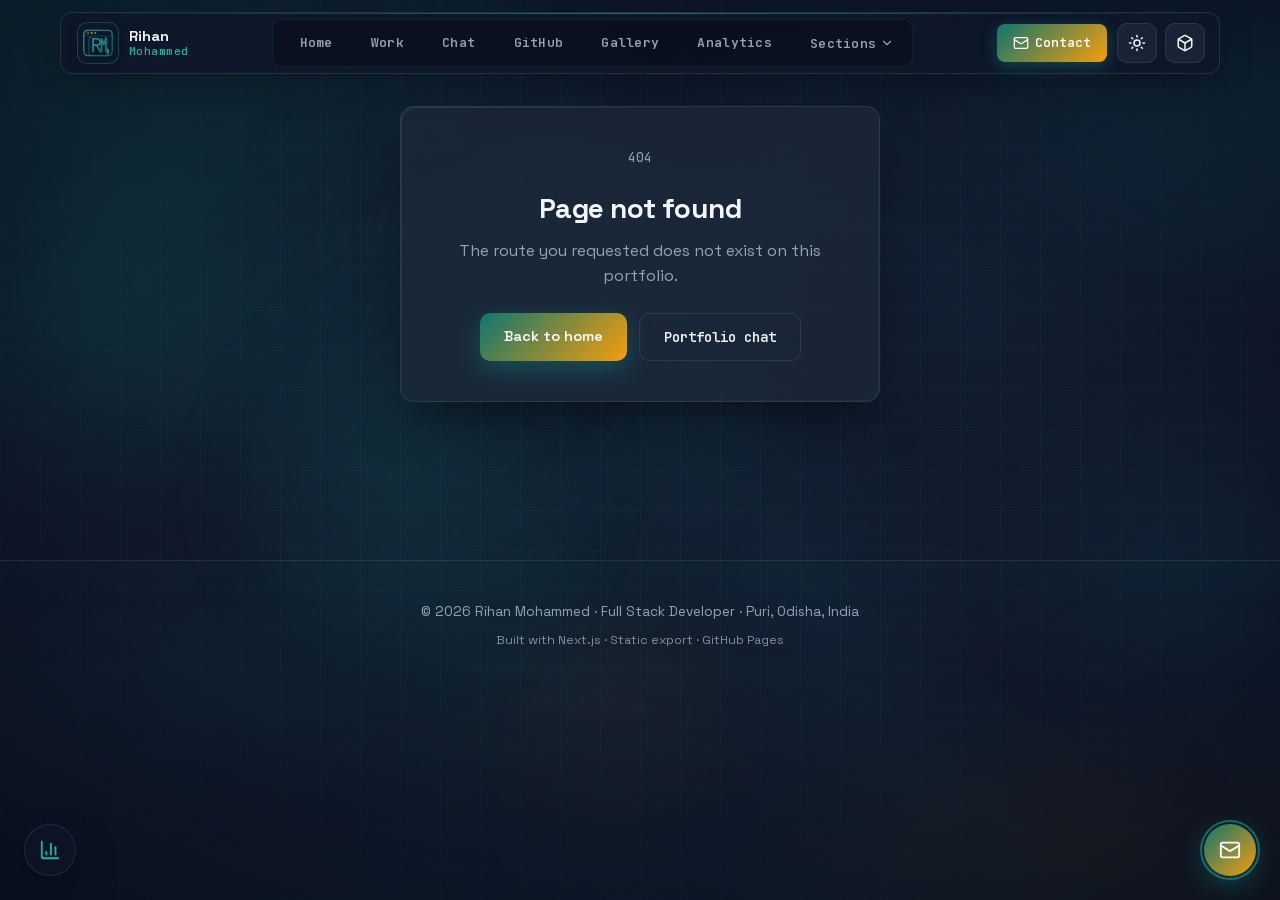
<file: 404/index.html>
<!DOCTYPE html><html lang="en" data-scroll-behavior="smooth"><head><meta charSet="utf-8"/><meta name="viewport" content="width=device-width, initial-scale=1, viewport-fit=cover"/><link rel="stylesheet" href="/_next/static/chunks/2_6hssysbh1q1.css" data-precedence="next"/><link rel="stylesheet" href="/_next/static/chunks/11l_bt1kgh0xi.css" data-precedence="next"/><link rel="stylesheet" href="/_next/static/chunks/3l4y7g42vt_h1.css" data-precedence="next"/><link rel="preload" as="script" fetchPriority="low" href="/_next/static/chunks/2-ndo0lbpp9_x.js"/><script src="/_next/static/chunks/27jktro2p5rq9.js" async=""></script><script src="/_next/static/chunks/3j9pm5otqxm82.js" async=""></script><script src="/_next/static/chunks/1jm8luzr2p16n.js" async=""></script><script src="/_next/static/chunks/turbopack-18tp9d7rtx4ue.js" async=""></script><script src="/_next/static/chunks/39mvdw-znjdoh.js" async=""></script><script src="/_next/static/chunks/031d4hdncmqdj.js" async=""></script><script src="/_next/static/chunks/2d1g729azkif6.js" async=""></script><script src="/_next/static/chunks/1acfn79rze674.js" async=""></script><script src="/_next/static/chunks/1wcx1thcq4_cp.js" async=""></script><script src="/_next/static/chunks/005769szt063u.js" async=""></script><meta name="robots" content="noindex"/><meta name="next-size-adjust" content=""/><title>Rihan Mohammed — Full Stack Developer</title><meta name="description" content="I build production fintech &amp; real-estate platforms — from AI-powered property search and NestJS APIs to data pipelines and cloud infrastructure."/><link rel="author" href="https://im-rihan.github.io"/><meta name="author" content="Rihan Mohammed"/><meta name="keywords" content="Full Stack Developer,React,Next.js,NestJS,TypeScript,Fintech,Real Estate,Rihan Mohammed"/><meta name="creator" content="Rihan Mohammed"/><link rel="canonical" href="https://im-rihan.github.io/"/><meta property="og:title" content="Full Stack Developer · Rihan Mohammed"/><meta property="og:description" content="I build production fintech &amp; real-estate platforms — from AI-powered property search and NestJS APIs to data pipelines and cloud infrastructure."/><meta property="og:url" content="https://im-rihan.github.io/"/><meta property="og:site_name" content="Rihan Mohammed"/><meta property="og:locale" content="en_US"/><meta property="og:image" content="https://im-rihan.github.io/og-image-dark.png"/><meta property="og:image:type" content="image/png"/><meta property="og:image:width" content="1200"/><meta property="og:image:height" content="630"/><meta property="og:image:alt" content="Rihan Mohammed — Full Stack Developer"/><meta property="og:image" content="https://im-rihan.github.io/og-image-light.png"/><meta property="og:image:type" content="image/png"/><meta property="og:image:width" content="1200"/><meta property="og:image:height" content="630"/><meta property="og:image:alt" content="Rihan Mohammed — Full Stack Developer"/><meta property="og:type" content="website"/><meta name="twitter:card" content="summary_large_image"/><meta name="twitter:title" content="Full Stack Developer · Rihan Mohammed"/><meta name="twitter:description" content="I build production fintech &amp; real-estate platforms — from AI-powered property search and NestJS APIs to data pipelines and cloud infrastructure."/><meta name="twitter:image" content="https://im-rihan.github.io/og-image-dark.png"/><meta name="twitter:image" content="https://im-rihan.github.io/og-image-light.png"/><link rel="icon" href="/favicon.svg" type="image/svg+xml"/><link rel="apple-touch-icon" href="/brand-logo-dark.svg" type="image/svg+xml"/><script src="/_next/static/chunks/0cz1d0mv5g_q7.js" noModule=""></script></head><body class="space_grotesk_7b48352c-module__yIID-W__variable jetbrains_mono_6104e6b7-module__s6uLTa__variable"><div hidden=""><!--$--><!--/$--></div><script type="application/ld+json">{"@context":"https://schema.org","@type":"Person","name":"Rihan Mohammed","jobTitle":"Full Stack Developer","url":"https://im-rihan.github.io","email":"im.rihan.dev@gmail.com","address":{"@type":"PostalAddress","addressLocality":"Puri","addressRegion":"Odisha","addressCountry":"IN"},"sameAs":["https://github.com/im-rihan","https://linkedin.com/in/im-rihan","https://twitter.com/_im_rihan_"]}</script><script type="application/ld+json">{"@context":"https://schema.org","@type":"WebSite","name":"Rihan Mohammed Portfolio","url":"https://im-rihan.github.io","description":"I build production fintech & real-estate platforms — from AI-powered property search and NestJS APIs to data pipelines and cloud infrastructure.","author":{"@type":"Person","name":"Rihan Mohammed"}}</script><script>((a,b,c,d,e,f,g,h)=>{let i=document.documentElement,j=["light","dark"];function k(b){var c;(Array.isArray(a)?a:[a]).forEach(a=>{let c="class"===a,d=c&&f?e.map(a=>f[a]||a):e;c?(i.classList.remove(...d),i.classList.add(f&&f[b]?f[b]:b)):i.setAttribute(a,b)}),c=b,h&&j.includes(c)&&(i.style.colorScheme=c)}if(d)k(d);else try{let a=localStorage.getItem(b)||c,d=g&&"system"===a?window.matchMedia("(prefers-color-scheme: dark)").matches?"dark":"light":a;k(d)}catch(a){}})("class","portfolio-theme","dark",null,["light","dark"],null,false,true)</script><a href="#main-content" class="skip-link">Skip to main content</a><div class="BackgroundFX-module__7DyX5G__fx" aria-hidden="true"><div class="BackgroundFX-module__7DyX5G__depthMesh"></div><div class="BackgroundFX-module__7DyX5G__aurora"></div><div class="BackgroundFX-module__7DyX5G__lightBeams"></div><div class="BackgroundFX-module__7DyX5G__orbs"><span class="BackgroundFX-module__7DyX5G__orbA"></span><span class="BackgroundFX-module__7DyX5G__orbB"></span><span class="BackgroundFX-module__7DyX5G__orbC"></span></div><div class="BackgroundFX-module__7DyX5G__starDust"></div><div class="BackgroundFX-module__7DyX5G__horizon"></div><div class="BackgroundFX-module__7DyX5G__gridPulse"></div><div class="BackgroundFX-module__7DyX5G__scanlines"></div><div class="BackgroundFX-module__7DyX5G__noise"></div><div class="BackgroundFX-module__7DyX5G__vignette"></div><div class="BackgroundFX-module__7DyX5G__interactiveGlow"></div></div><nav class="Navbar-module__cRh5nW__navbar  " data-cursor="nav"><div class="Navbar-module__cRh5nW__scanBar" aria-hidden="true"></div><div class="Navbar-module__cRh5nW__inner"><a class="Logo-module__WIRVka__logo" aria-label="Rihan Mohammed — Home" data-cursor="nav" href="/"><span class="Logo-module__WIRVka__mark"><svg class="Logo-module__WIRVka__svgMark " viewBox="0 0 48 48" fill="none" xmlns="http://www.w3.org/2000/svg" aria-hidden="true"><defs><linearGradient id="_R_1d7nb_-stroke" x1="8" y1="8" x2="40" y2="40" gradientUnits="userSpaceOnUse"><stop offset="0%" stop-color="var(--logo-stroke-a)"></stop><stop offset="100%" stop-color="var(--logo-stroke-b)"></stop></linearGradient></defs><rect x="4" y="6" width="40" height="36" rx="6" stroke="url(#_R_1d7nb_-stroke)" stroke-width="var(--logo-frame-stroke)" fill="var(--logo-fill)"></rect><line x1="4" y1="14" x2="44" y2="14" stroke="url(#_R_1d7nb_-stroke)" stroke-width="1" opacity="var(--logo-divider-opacity)"></line><circle cx="10" cy="10" r="1.5" fill="#ef4444" opacity="var(--logo-dot-opacity)"></circle><circle cx="15" cy="10" r="1.5" fill="#f59e0b" opacity="var(--logo-dot-opacity)"></circle><circle cx="20" cy="10" r="1.5" fill="#22c55e" opacity="var(--logo-dot-opacity)"></circle><path d="M11 20 V38 M11 20 C11 17 13 16 15 16 M11 38 C11 41 13 42 15 42" stroke="url(#_R_1d7nb_-stroke)" stroke-width="1.5" stroke-linecap="round" opacity="var(--logo-bracket-opacity)"></path><path d="M37 20 V38 M37 20 C37 17 35 16 33 16 M37 38 C37 41 35 42 33 42" stroke="url(#_R_1d7nb_-stroke)" stroke-width="1.5" stroke-linecap="round" opacity="var(--logo-bracket-opacity)"></path><path class="Logo-module__WIRVka__svgLetter" d="M17 18 V36 M17 18 H22 C25.5 18 27 20.5 27 23 C27 25.5 25.5 27 22 27 H17 M22 27 L27 36" stroke="url(#_R_1d7nb_-stroke)" stroke-width="var(--logo-letter-stroke)" stroke-linecap="round" stroke-linejoin="round" opacity="var(--logo-letter-opacity)"></path><path class="Logo-module__WIRVka__svgLetter" d="M29 36 V18 L32 26 L35 18 V36" stroke="url(#_R_1d7nb_-stroke)" stroke-width="var(--logo-letter-stroke)" stroke-linecap="round" stroke-linejoin="round" opacity="var(--logo-letter-opacity)"></path><rect class="Logo-module__WIRVka__svgCursor" x="37" y="32" width="2" height="8" rx="0.5" fill="var(--logo-cursor)"></rect></svg></span><span class="Logo-module__WIRVka__wordmark"><span class="Logo-module__WIRVka__name">Rihan</span><span class="Logo-module__WIRVka__surname">Mohammed</span></span></a><div class="Navbar-module__cRh5nW__navCenter"><ul class="Navbar-module__cRh5nW__links "><li><a class="Navbar-module__cRh5nW__navLink " data-cursor="nav" href="/"><span class="Navbar-module__cRh5nW__navPrefix" aria-hidden="true">&gt;</span><span class="Navbar-module__cRh5nW__navLinkText">Home</span><span class="Navbar-module__cRh5nW__navUnderline" aria-hidden="true"></span></a></li><li><a class="Navbar-module__cRh5nW__navLink " data-cursor="nav" href="/work/"><span class="Navbar-module__cRh5nW__navPrefix" aria-hidden="true">&gt;</span><span class="Navbar-module__cRh5nW__navLinkText">Work</span><span class="Navbar-module__cRh5nW__navUnderline" aria-hidden="true"></span></a></li><li><a class="Navbar-module__cRh5nW__navLink " data-cursor="nav" href="/chat/"><span class="Navbar-module__cRh5nW__navPrefix" aria-hidden="true">&gt;</span><span class="Navbar-module__cRh5nW__navLinkText">Chat</span><span class="Navbar-module__cRh5nW__navUnderline" aria-hidden="true"></span></a></li><li><a class="Navbar-module__cRh5nW__navLink " data-cursor="nav" href="/github/"><span class="Navbar-module__cRh5nW__navPrefix" aria-hidden="true">&gt;</span><span class="Navbar-module__cRh5nW__navLinkText">GitHub</span><span class="Navbar-module__cRh5nW__navUnderline" aria-hidden="true"></span></a></li><li><a class="Navbar-module__cRh5nW__navLink " data-cursor="nav" href="/gallery/"><span class="Navbar-module__cRh5nW__navPrefix" aria-hidden="true">&gt;</span><span class="Navbar-module__cRh5nW__navLinkText">Gallery</span><span class="Navbar-module__cRh5nW__navUnderline" aria-hidden="true"></span></a></li><li><a class="Navbar-module__cRh5nW__navLink " data-cursor="nav" href="/status/"><span class="Navbar-module__cRh5nW__navPrefix" aria-hidden="true">&gt;</span><span class="Navbar-module__cRh5nW__navLinkText">Analytics</span><span class="Navbar-module__cRh5nW__navUnderline" aria-hidden="true"></span></a></li><li class="Navbar-module__cRh5nW__exploreItem"><button type="button" class="Navbar-module__cRh5nW__exploreBtn " aria-expanded="false" aria-haspopup="true" data-cursor="nav"><span class="Navbar-module__cRh5nW__navPrefix" aria-hidden="true">&gt;</span><span class="Navbar-module__cRh5nW__navLinkText">Sections</span><svg xmlns="http://www.w3.org/2000/svg" width="14" height="14" viewBox="0 0 24 24" fill="none" stroke="currentColor" stroke-width="2" stroke-linecap="round" stroke-linejoin="round" class="lucide lucide-chevron-down Navbar-module__cRh5nW__chevron"><path d="m6 9 6 6 6-6"></path></svg><span class="Navbar-module__cRh5nW__navUnderline" aria-hidden="true"></span></button></li></ul></div><div class="Navbar-module__cRh5nW__actions"><a href="mailto:im.rihan.dev@gmail.com" class="Navbar-module__cRh5nW__contactCta" data-cursor="pointer"><svg xmlns="http://www.w3.org/2000/svg" width="16" height="16" viewBox="0 0 24 24" fill="none" stroke="currentColor" stroke-width="2" stroke-linecap="round" stroke-linejoin="round" class="lucide lucide-mail"><rect width="20" height="16" x="2" y="4" rx="2"></rect><path d="m22 7-8.97 5.7a1.94 1.94 0 0 1-2.06 0L2 7"></path></svg><span>Contact</span></a><button class="ThemeToggle-module__gv9_OW__toggle" aria-label="Toggle theme"></button><button type="button" class="Navbar-module__cRh5nW__menuBtn " aria-label="Toggle menu" aria-expanded="false" data-cursor="pointer"><span></span><span></span><span></span></button></div></div></nav><main id="main-content" class="main-content"><div class="not-found-module__HS70Aa__wrap"><div class="glass-card not-found-module__HS70Aa__card"><p class="not-found-module__HS70Aa__code">404</p><h1>Page not found</h1><p>The route you requested does not exist on this portfolio.</p><div class="not-found-module__HS70Aa__actions"><a class="btn btn-primary" data-cursor="pointer" href="/">Back to home</a><a class="btn btn-outline" data-cursor="pointer" href="/chat/">Portfolio chat</a></div></div></div><!--$--><!--/$--></main><footer class="Footer-module__3hUVsW__footer"><div class="container"><p class="Footer-module__3hUVsW__copy">© <!-- -->2026<!-- --> <a data-cursor="pointer" href="/">Rihan Mohammed</a> · <!-- -->Full Stack Developer<!-- --> · <!-- -->Puri, Odisha, India</p><p class="Footer-module__3hUVsW__meta">Built with Next.js · Static export ·<!-- --> <a href="https://pages.github.com" target="_blank" rel="noopener noreferrer" data-cursor="pointer">GitHub Pages</a></p></div></footer><div class="ContactDock-module__bQfdha__dock "><div class="ContactDock-module__bQfdha__panel" aria-hidden="true"><div class="ContactDock-module__bQfdha__panelHead"><div><strong>Get in touch</strong><p>Available for hire · replies within 24–48h</p></div><button type="button" class="ContactDock-module__bQfdha__closeBtn" aria-label="Close contact panel"><svg xmlns="http://www.w3.org/2000/svg" width="18" height="18" viewBox="0 0 24 24" fill="none" stroke="currentColor" stroke-width="2" stroke-linecap="round" stroke-linejoin="round" class="lucide lucide-x"><path d="M18 6 6 18"></path><path d="m6 6 12 12"></path></svg></button></div><div class="ContactDock-module__bQfdha__quickRow"><a href="mailto:im.rihan.dev@gmail.com" class="ContactDock-module__bQfdha__quickBtn" data-cursor="pointer"><svg xmlns="http://www.w3.org/2000/svg" width="16" height="16" viewBox="0 0 24 24" fill="none" stroke="currentColor" stroke-width="2" stroke-linecap="round" stroke-linejoin="round" class="lucide lucide-mail"><rect width="20" height="16" x="2" y="4" rx="2"></rect><path d="m22 7-8.97 5.7a1.94 1.94 0 0 1-2.06 0L2 7"></path></svg>Email</a><a href="tel:+917682078927" class="ContactDock-module__bQfdha__quickBtn" data-cursor="pointer"><svg xmlns="http://www.w3.org/2000/svg" width="16" height="16" viewBox="0 0 24 24" fill="none" stroke="currentColor" stroke-width="2" stroke-linecap="round" stroke-linejoin="round" class="lucide lucide-phone"><path d="M22 16.92v3a2 2 0 0 1-2.18 2 19.79 19.79 0 0 1-8.63-3.07 19.5 19.5 0 0 1-6-6 19.79 19.79 0 0 1-3.07-8.67A2 2 0 0 1 4.11 2h3a2 2 0 0 1 2 1.72 12.84 12.84 0 0 0 .7 2.81 2 2 0 0 1-.45 2.11L8.09 9.91a16 16 0 0 0 6 6l1.27-1.27a2 2 0 0 1 2.11-.45 12.84 12.84 0 0 0 2.81.7A2 2 0 0 1 22 16.92z"></path></svg>Call</a><a class="ContactDock-module__bQfdha__quickBtn" data-cursor="pointer" href="/#contact">Full contact</a><a class="ContactDock-module__bQfdha__quickBtn" data-cursor="pointer" href="/chat/"><svg xmlns="http://www.w3.org/2000/svg" width="16" height="16" viewBox="0 0 24 24" fill="none" stroke="currentColor" stroke-width="2" stroke-linecap="round" stroke-linejoin="round" class="lucide lucide-message-circle"><path d="M7.9 20A9 9 0 1 0 4 16.1L2 22Z"></path></svg>Chat</a></div><div class="ContactDock-module__bQfdha__socialRow"><div class="SocialLinks-module__KD0Q-a__row SocialLinks-module__KD0Q-a__sm " role="list"><a href="https://github.com/im-rihan" class="SocialLinks-module__KD0Q-a__link SocialLinks-module__KD0Q-a__github" target="_blank" rel="noopener noreferrer" aria-label="GitHub" data-cursor="pointer" role="listitem"><span class="SocialLinks-module__KD0Q-a__iconWrap"><svg xmlns="http://www.w3.org/2000/svg" width="16" height="16" viewBox="0 0 24 24" fill="none" stroke="currentColor" stroke-width="2" stroke-linecap="round" stroke-linejoin="round" class="lucide lucide-github"><path d="M15 22v-4a4.8 4.8 0 0 0-1-3.5c3 0 6-2 6-5.5.08-1.25-.27-2.48-1-3.5.28-1.15.28-2.35 0-3.5 0 0-1 0-3 1.5-2.64-.5-5.36-.5-8 0C6 2 5 2 5 2c-.3 1.15-.3 2.35 0 3.5A5.403 5.403 0 0 0 4 9c0 3.5 3 5.5 6 5.5-.39.49-.68 1.05-.85 1.65-.17.6-.22 1.23-.15 1.85v4"></path><path d="M9 18c-4.51 2-5-2-7-2"></path></svg></span><span class="SocialLinks-module__KD0Q-a__tooltip">GitHub</span></a><a href="https://linkedin.com/in/im-rihan" class="SocialLinks-module__KD0Q-a__link SocialLinks-module__KD0Q-a__linkedin" target="_blank" rel="noopener noreferrer" aria-label="LinkedIn" data-cursor="pointer" role="listitem"><span class="SocialLinks-module__KD0Q-a__iconWrap"><svg xmlns="http://www.w3.org/2000/svg" width="16" height="16" viewBox="0 0 24 24" fill="none" stroke="currentColor" stroke-width="2" stroke-linecap="round" stroke-linejoin="round" class="lucide lucide-linkedin"><path d="M16 8a6 6 0 0 1 6 6v7h-4v-7a2 2 0 0 0-2-2 2 2 0 0 0-2 2v7h-4v-7a6 6 0 0 1 6-6z"></path><rect width="4" height="12" x="2" y="9"></rect><circle cx="4" cy="4" r="2"></circle></svg></span><span class="SocialLinks-module__KD0Q-a__tooltip">LinkedIn</span></a><a href="https://twitter.com/_im_rihan_" class="SocialLinks-module__KD0Q-a__link SocialLinks-module__KD0Q-a__twitter" target="_blank" rel="noopener noreferrer" aria-label="X (Twitter)" data-cursor="pointer" role="listitem"><span class="SocialLinks-module__KD0Q-a__iconWrap"><svg width="16" height="16" viewBox="0 0 24 24" fill="currentColor" aria-hidden="true"><path d="M18.244 2.25h3.308l-7.227 8.26 8.502 11.24H16.17l-5.214-6.817L4.99 21.75H1.68l7.73-8.835L1.254 2.25H8.08l4.713 6.231zm-1.161 17.52h1.833L7.084 4.126H5.117z"></path></svg></span><span class="SocialLinks-module__KD0Q-a__tooltip">X (Twitter)</span></a><a href="mailto:im.rihan.dev@gmail.com" class="SocialLinks-module__KD0Q-a__link SocialLinks-module__KD0Q-a__email" aria-label="Email" data-cursor="pointer" role="listitem"><span class="SocialLinks-module__KD0Q-a__iconWrap"><svg xmlns="http://www.w3.org/2000/svg" width="16" height="16" viewBox="0 0 24 24" fill="none" stroke="currentColor" stroke-width="2" stroke-linecap="round" stroke-linejoin="round" class="lucide lucide-mail"><rect width="20" height="16" x="2" y="4" rx="2"></rect><path d="m22 7-8.97 5.7a1.94 1.94 0 0 1-2.06 0L2 7"></path></svg></span><span class="SocialLinks-module__KD0Q-a__tooltip">Email</span></a></div></div></div><button type="button" class="ContactDock-module__bQfdha__fab" aria-expanded="false" aria-label="Open contact options" data-cursor="pointer"><svg xmlns="http://www.w3.org/2000/svg" width="22" height="22" viewBox="0 0 24 24" fill="none" stroke="currentColor" stroke-width="2" stroke-linecap="round" stroke-linejoin="round" class="lucide lucide-mail"><rect width="20" height="16" x="2" y="4" rx="2"></rect><path d="m22 7-8.97 5.7a1.94 1.94 0 0 1-2.06 0L2 7"></path></svg><span class="ContactDock-module__bQfdha__fabPulse" aria-hidden="true"></span></button></div><button type="button" class="AnalysisOverlay-module__twhh_G__fab" aria-label="Open portfolio insights" data-cursor="pointer"><svg xmlns="http://www.w3.org/2000/svg" width="22" height="22" viewBox="0 0 24 24" fill="none" stroke="currentColor" stroke-width="2" stroke-linecap="round" stroke-linejoin="round" class="lucide lucide-chart-column"><path d="M3 3v16a2 2 0 0 0 2 2h16"></path><path d="M18 17V9"></path><path d="M13 17V5"></path><path d="M8 17v-3"></path></svg><span class="AnalysisOverlay-module__twhh_G__fabLabel">Insights</span></button><script src="/_next/static/chunks/2-ndo0lbpp9_x.js" id="_R_" async=""></script><script>(self.__next_f=self.__next_f||[]).push([0])</script><script>self.__next_f.push([1,"1:\"$Sreact.fragment\"\n2:I[30824,[\"/_next/static/chunks/39mvdw-znjdoh.js\",\"/_next/static/chunks/031d4hdncmqdj.js\",\"/_next/static/chunks/2d1g729azkif6.js\",\"/_next/static/chunks/1acfn79rze674.js\",\"/_next/static/chunks/1wcx1thcq4_cp.js\",\"/_next/static/chunks/005769szt063u.js\"],\"Providers\"]\n3:I[10400,[\"/_next/static/chunks/39mvdw-znjdoh.js\",\"/_next/static/chunks/031d4hdncmqdj.js\",\"/_next/static/chunks/2d1g729azkif6.js\",\"/_next/static/chunks/1acfn79rze674.js\",\"/_next/static/chunks/1wcx1thcq4_cp.js\",\"/_next/static/chunks/005769szt063u.js\"],\"AppShell\"]\n4:I[39756,[\"/_next/static/chunks/39mvdw-znjdoh.js\",\"/_next/static/chunks/031d4hdncmqdj.js\",\"/_next/static/chunks/2d1g729azkif6.js\",\"/_next/static/chunks/1acfn79rze674.js\",\"/_next/static/chunks/1wcx1thcq4_cp.js\",\"/_next/static/chunks/005769szt063u.js\"],\"default\"]\n5:I[37457,[\"/_next/static/chunks/39mvdw-znjdoh.js\",\"/_next/static/chunks/031d4hdncmqdj.js\",\"/_next/static/chunks/2d1g729azkif6.js\",\"/_next/static/chunks/1acfn79rze674.js\",\"/_next/static/chunks/1wcx1thcq4_cp.js\",\"/_next/static/chunks/005769szt063u.js\"],\"default\"]\n6:I[22016,[\"/_next/static/chunks/39mvdw-znjdoh.js\",\"/_next/static/chunks/031d4hdncmqdj.js\",\"/_next/static/chunks/2d1g729azkif6.js\",\"/_next/static/chunks/1acfn79rze674.js\",\"/_next/static/chunks/1wcx1thcq4_cp.js\",\"/_next/static/chunks/005769szt063u.js\"],\"\"]\na:I[68027,[\"/_next/static/chunks/39mvdw-znjdoh.js\",\"/_next/static/chunks/031d4hdncmqdj.js\",\"/_next/static/chunks/2d1g729azkif6.js\",\"/_next/static/chunks/1acfn79rze674.js\",\"/_next/static/chunks/1wcx1thcq4_cp.js\",\"/_next/static/chunks/005769szt063u.js\"],\"default\",1]\n:HL[\"/_next/static/chunks/2_6hssysbh1q1.css\",\"style\"]\n:HL[\"/_next/static/chunks/11l_bt1kgh0xi.css\",\"style\"]\n:HL[\"/_next/static/chunks/3l4y7g42vt_h1.css\",\"style\"]\n"])</script><script>self.__next_f.push([1,"0:{\"P\":null,\"c\":[\"\",\"_not-found\",\"\"],\"q\":\"\",\"i\":false,\"f\":[[[\"\",{\"children\":[\"/_not-found\",{\"children\":[\"__PAGE__\",{}]}]},\"$undefined\",\"$undefined\",16],[[\"$\",\"$1\",\"c\",{\"children\":[[[\"$\",\"link\",\"0\",{\"rel\":\"stylesheet\",\"href\":\"/_next/static/chunks/2_6hssysbh1q1.css\",\"precedence\":\"next\",\"crossOrigin\":\"$undefined\",\"nonce\":\"$undefined\"}],[\"$\",\"link\",\"1\",{\"rel\":\"stylesheet\",\"href\":\"/_next/static/chunks/11l_bt1kgh0xi.css\",\"precedence\":\"next\",\"crossOrigin\":\"$undefined\",\"nonce\":\"$undefined\"}],[\"$\",\"script\",\"script-0\",{\"src\":\"/_next/static/chunks/39mvdw-znjdoh.js\",\"async\":true,\"nonce\":\"$undefined\"}],[\"$\",\"script\",\"script-1\",{\"src\":\"/_next/static/chunks/031d4hdncmqdj.js\",\"async\":true,\"nonce\":\"$undefined\"}],[\"$\",\"script\",\"script-2\",{\"src\":\"/_next/static/chunks/2d1g729azkif6.js\",\"async\":true,\"nonce\":\"$undefined\"}],[\"$\",\"script\",\"script-3\",{\"src\":\"/_next/static/chunks/1acfn79rze674.js\",\"async\":true,\"nonce\":\"$undefined\"}],[\"$\",\"script\",\"script-4\",{\"src\":\"/_next/static/chunks/1wcx1thcq4_cp.js\",\"async\":true,\"nonce\":\"$undefined\"}],[\"$\",\"script\",\"script-5\",{\"src\":\"/_next/static/chunks/005769szt063u.js\",\"async\":true,\"nonce\":\"$undefined\"}]],[\"$\",\"html\",null,{\"lang\":\"en\",\"suppressHydrationWarning\":true,\"data-scroll-behavior\":\"smooth\",\"children\":[\"$\",\"body\",null,{\"className\":\"space_grotesk_7b48352c-module__yIID-W__variable jetbrains_mono_6104e6b7-module__s6uLTa__variable\",\"children\":[[[\"$\",\"script\",null,{\"type\":\"application/ld+json\",\"dangerouslySetInnerHTML\":{\"__html\":\"{\\\"@context\\\":\\\"https://schema.org\\\",\\\"@type\\\":\\\"Person\\\",\\\"name\\\":\\\"Rihan Mohammed\\\",\\\"jobTitle\\\":\\\"Full Stack Developer\\\",\\\"url\\\":\\\"https://im-rihan.github.io\\\",\\\"email\\\":\\\"im.rihan.dev@gmail.com\\\",\\\"address\\\":{\\\"@type\\\":\\\"PostalAddress\\\",\\\"addressLocality\\\":\\\"Puri\\\",\\\"addressRegion\\\":\\\"Odisha\\\",\\\"addressCountry\\\":\\\"IN\\\"},\\\"sameAs\\\":[\\\"https://github.com/im-rihan\\\",\\\"https://linkedin.com/in/im-rihan\\\",\\\"https://twitter.com/_im_rihan_\\\"]}\"}}],[\"$\",\"script\",null,{\"type\":\"application/ld+json\",\"dangerouslySetInnerHTML\":{\"__html\":\"{\\\"@context\\\":\\\"https://schema.org\\\",\\\"@type\\\":\\\"WebSite\\\",\\\"name\\\":\\\"Rihan Mohammed Portfolio\\\",\\\"url\\\":\\\"https://im-rihan.github.io\\\",\\\"description\\\":\\\"I build production fintech \u0026 real-estate platforms — from AI-powered property search and NestJS APIs to data pipelines and cloud infrastructure.\\\",\\\"author\\\":{\\\"@type\\\":\\\"Person\\\",\\\"name\\\":\\\"Rihan Mohammed\\\"}}\"}}]],null,[\"$\",\"$L2\",null,{\"children\":[\"$\",\"$L3\",null,{\"children\":[\"$\",\"$L4\",null,{\"parallelRouterKey\":\"children\",\"error\":\"$undefined\",\"errorStyles\":\"$undefined\",\"errorScripts\":\"$undefined\",\"template\":[\"$\",\"$L5\",null,{}],\"templateStyles\":\"$undefined\",\"templateScripts\":\"$undefined\",\"notFound\":[[\"$\",\"div\",null,{\"className\":\"not-found-module__HS70Aa__wrap\",\"children\":[\"$\",\"div\",null,{\"className\":\"glass-card not-found-module__HS70Aa__card\",\"children\":[[\"$\",\"p\",null,{\"className\":\"not-found-module__HS70Aa__code\",\"children\":\"404\"}],[\"$\",\"h1\",null,{\"children\":\"Page not found\"}],[\"$\",\"p\",null,{\"children\":\"The route you requested does not exist on this portfolio.\"}],[\"$\",\"div\",null,{\"className\":\"not-found-module__HS70Aa__actions\",\"children\":[[\"$\",\"$L6\",null,{\"href\":\"/\",\"prefetch\":false,\"className\":\"btn btn-primary\",\"data-cursor\":\"pointer\",\"children\":\"Back to home\"}],[\"$\",\"$L6\",null,{\"href\":\"/chat/\",\"prefetch\":false,\"className\":\"btn btn-outline\",\"data-cursor\":\"pointer\",\"children\":\"Portfolio chat\"}]]}]]}]}],[[\"$\",\"link\",\"0\",{\"rel\":\"stylesheet\",\"href\":\"/_next/static/chunks/3l4y7g42vt_h1.css\",\"precedence\":\"next\",\"crossOrigin\":\"$undefined\",\"nonce\":\"$undefined\"}]]],\"forbidden\":\"$undefined\",\"unauthorized\":\"$undefined\"}]}]}]]}]}]]}],{\"children\":[[\"$\",\"$1\",\"c\",{\"children\":[null,[\"$\",\"$L4\",null,{\"parallelRouterKey\":\"children\",\"error\":\"$undefined\",\"errorStyles\":\"$undefined\",\"errorScripts\":\"$undefined\",\"template\":[\"$\",\"$L5\",null,{}],\"templateStyles\":\"$undefined\",\"templateScripts\":\"$undefined\",\"notFound\":\"$undefined\",\"forbidden\":\"$undefined\",\"unauthorized\":\"$undefined\"}]]}],{\"children\":[[\"$\",\"$1\",\"c\",{\"children\":[[\"$\",\"div\",null,{\"className\":\"not-found-module__HS70Aa__wrap\",\"children\":[\"$\",\"div\",null,{\"className\":\"glass-card not-found-module__HS70Aa__card\",\"children\":[[\"$\",\"p\",null,{\"className\":\"not-found-module__HS70Aa__code\",\"children\":\"404\"}],[\"$\",\"h1\",null,{\"children\":\"Page not found\"}],[\"$\",\"p\",null,{\"children\":\"The route you requested does not exist on this portfolio.\"}],[\"$\",\"div\",null,{\"className\":\"not-found-module__HS70Aa__actions\",\"children\":[[\"$\",\"$L6\",null,{\"href\":\"/\",\"prefetch\":false,\"className\":\"btn btn-primary\",\"data-cursor\":\"pointer\",\"children\":\"Back to home\"}],[\"$\",\"$L6\",null,{\"href\":\"/chat/\",\"prefetch\":false,\"className\":\"btn btn-outline\",\"data-cursor\":\"pointer\",\"children\":\"Portfolio chat\"}]]}]]}]}],[[\"$\",\"link\",\"0\",{\"rel\":\"stylesheet\",\"href\":\"/_next/static/chunks/3l4y7g42vt_h1.css\",\"precedence\":\"next\",\"crossOrigin\":\"$undefined\",\"nonce\":\"$undefined\"}]],\"$L7\"]}],{},null,false,null]},null,false,\"$@8\"]},null,false,null],\"$L9\",false]],\"m\":\"$undefined\",\"G\":[\"$a\",[\"$Lb\",\"$Lc\"]],\"S\":true,\"h\":null,\"s\":\"$undefined\",\"l\":\"$undefined\",\"p\":\"$undefined\",\"d\":\"$undefined\",\"b\":\"a_KSrwmgeT4n_Jxx1mEK7\"}\n"])</script><script>self.__next_f.push([1,"d:I[97367,[\"/_next/static/chunks/39mvdw-znjdoh.js\",\"/_next/static/chunks/031d4hdncmqdj.js\",\"/_next/static/chunks/2d1g729azkif6.js\",\"/_next/static/chunks/1acfn79rze674.js\",\"/_next/static/chunks/1wcx1thcq4_cp.js\",\"/_next/static/chunks/005769szt063u.js\"],\"OutletBoundary\"]\ne:\"$Sreact.suspense\"\n11:I[97367,[\"/_next/static/chunks/39mvdw-znjdoh.js\",\"/_next/static/chunks/031d4hdncmqdj.js\",\"/_next/static/chunks/2d1g729azkif6.js\",\"/_next/static/chunks/1acfn79rze674.js\",\"/_next/static/chunks/1wcx1thcq4_cp.js\",\"/_next/static/chunks/005769szt063u.js\"],\"ViewportBoundary\"]\n13:I[97367,[\"/_next/static/chunks/39mvdw-znjdoh.js\",\"/_next/static/chunks/031d4hdncmqdj.js\",\"/_next/static/chunks/2d1g729azkif6.js\",\"/_next/static/chunks/1acfn79rze674.js\",\"/_next/static/chunks/1wcx1thcq4_cp.js\",\"/_next/static/chunks/005769szt063u.js\"],\"MetadataBoundary\"]\n7:[\"$\",\"$Ld\",null,{\"children\":[\"$\",\"$e\",null,{\"name\":\"Next.MetadataOutlet\",\"children\":\"$@f\"}]}]\n10:[]\n8:\"$W10\"\n9:[\"$\",\"$1\",\"h\",{\"children\":[[\"$\",\"meta\",null,{\"name\":\"robots\",\"content\":\"noindex\"}],[\"$\",\"$L11\",null,{\"children\":\"$L12\"}],[\"$\",\"div\",null,{\"hidden\":true,\"children\":[\"$\",\"$L13\",null,{\"children\":[\"$\",\"$e\",null,{\"name\":\"Next.Metadata\",\"children\":\"$L14\"}]}]}],[\"$\",\"meta\",null,{\"name\":\"next-size-adjust\",\"content\":\"\"}]]}]\nb:[\"$\",\"link\",\"0\",{\"rel\":\"stylesheet\",\"href\":\"/_next/static/chunks/2_6hssysbh1q1.css\",\"precedence\":\"next\",\"crossOrigin\":\"$undefined\",\"nonce\":\"$undefined\"}]\nc:[\"$\",\"link\",\"1\",{\"rel\":\"stylesheet\",\"href\":\"/_next/static/chunks/11l_bt1kgh0xi.css\",\"precedence\":\"next\",\"crossOrigin\":\"$undefined\",\"nonce\":\"$undefined\"}]\n"])</script><script>self.__next_f.push([1,"12:[[\"$\",\"meta\",\"0\",{\"charSet\":\"utf-8\"}],[\"$\",\"meta\",\"1\",{\"name\":\"viewport\",\"content\":\"width=device-width, initial-scale=1, viewport-fit=cover\"}]]\n"])</script><script>self.__next_f.push([1,"15:I[27201,[\"/_next/static/chunks/39mvdw-znjdoh.js\",\"/_next/static/chunks/031d4hdncmqdj.js\",\"/_next/static/chunks/2d1g729azkif6.js\",\"/_next/static/chunks/1acfn79rze674.js\",\"/_next/static/chunks/1wcx1thcq4_cp.js\",\"/_next/static/chunks/005769szt063u.js\"],\"IconMark\"]\nf:null\n"])</script><script>self.__next_f.push([1,"14:[[\"$\",\"title\",\"0\",{\"children\":\"Rihan Mohammed — Full Stack Developer\"}],[\"$\",\"meta\",\"1\",{\"name\":\"description\",\"content\":\"I build production fintech \u0026 real-estate platforms — from AI-powered property search and NestJS APIs to data pipelines and cloud infrastructure.\"}],[\"$\",\"link\",\"2\",{\"rel\":\"author\",\"href\":\"https://im-rihan.github.io\"}],[\"$\",\"meta\",\"3\",{\"name\":\"author\",\"content\":\"Rihan Mohammed\"}],[\"$\",\"meta\",\"4\",{\"name\":\"keywords\",\"content\":\"Full Stack Developer,React,Next.js,NestJS,TypeScript,Fintech,Real Estate,Rihan Mohammed\"}],[\"$\",\"meta\",\"5\",{\"name\":\"creator\",\"content\":\"Rihan Mohammed\"}],[\"$\",\"link\",\"6\",{\"rel\":\"canonical\",\"href\":\"https://im-rihan.github.io/\"}],[\"$\",\"meta\",\"7\",{\"property\":\"og:title\",\"content\":\"Full Stack Developer · Rihan Mohammed\"}],[\"$\",\"meta\",\"8\",{\"property\":\"og:description\",\"content\":\"I build production fintech \u0026 real-estate platforms — from AI-powered property search and NestJS APIs to data pipelines and cloud infrastructure.\"}],[\"$\",\"meta\",\"9\",{\"property\":\"og:url\",\"content\":\"https://im-rihan.github.io/\"}],[\"$\",\"meta\",\"10\",{\"property\":\"og:site_name\",\"content\":\"Rihan Mohammed\"}],[\"$\",\"meta\",\"11\",{\"property\":\"og:locale\",\"content\":\"en_US\"}],[\"$\",\"meta\",\"12\",{\"property\":\"og:image\",\"content\":\"https://im-rihan.github.io/og-image-dark.png\"}],[\"$\",\"meta\",\"13\",{\"property\":\"og:image:type\",\"content\":\"image/png\"}],[\"$\",\"meta\",\"14\",{\"property\":\"og:image:width\",\"content\":\"1200\"}],[\"$\",\"meta\",\"15\",{\"property\":\"og:image:height\",\"content\":\"630\"}],[\"$\",\"meta\",\"16\",{\"property\":\"og:image:alt\",\"content\":\"Rihan Mohammed — Full Stack Developer\"}],[\"$\",\"meta\",\"17\",{\"property\":\"og:image\",\"content\":\"https://im-rihan.github.io/og-image-light.png\"}],[\"$\",\"meta\",\"18\",{\"property\":\"og:image:type\",\"content\":\"image/png\"}],[\"$\",\"meta\",\"19\",{\"property\":\"og:image:width\",\"content\":\"1200\"}],[\"$\",\"meta\",\"20\",{\"property\":\"og:image:height\",\"content\":\"630\"}],[\"$\",\"meta\",\"21\",{\"property\":\"og:image:alt\",\"content\":\"Rihan Mohammed — Full Stack Developer\"}],[\"$\",\"meta\",\"22\",{\"property\":\"og:type\",\"content\":\"website\"}],[\"$\",\"meta\",\"23\",{\"name\":\"twitter:card\",\"content\":\"summary_large_image\"}],[\"$\",\"meta\",\"24\",{\"name\":\"twitter:title\",\"content\":\"Full Stack Developer · Rihan Mohammed\"}],[\"$\",\"meta\",\"25\",{\"name\":\"twitter:description\",\"content\":\"I build production fintech \u0026 real-estate platforms — from AI-powered property search and NestJS APIs to data pipelines and cloud infrastructure.\"}],[\"$\",\"meta\",\"26\",{\"name\":\"twitter:image\",\"content\":\"https://im-rihan.github.io/og-image-dark.png\"}],[\"$\",\"meta\",\"27\",{\"name\":\"twitter:image\",\"content\":\"https://im-rihan.github.io/og-image-light.png\"}],[\"$\",\"link\",\"28\",{\"rel\":\"icon\",\"href\":\"/favicon.svg\",\"type\":\"image/svg+xml\"}],[\"$\",\"link\",\"29\",{\"rel\":\"apple-touch-icon\",\"href\":\"/brand-logo-dark.svg\",\"type\":\"image/svg+xml\"}],[\"$\",\"$L15\",\"30\",{}]]\n"])</script></body></html>
</file>
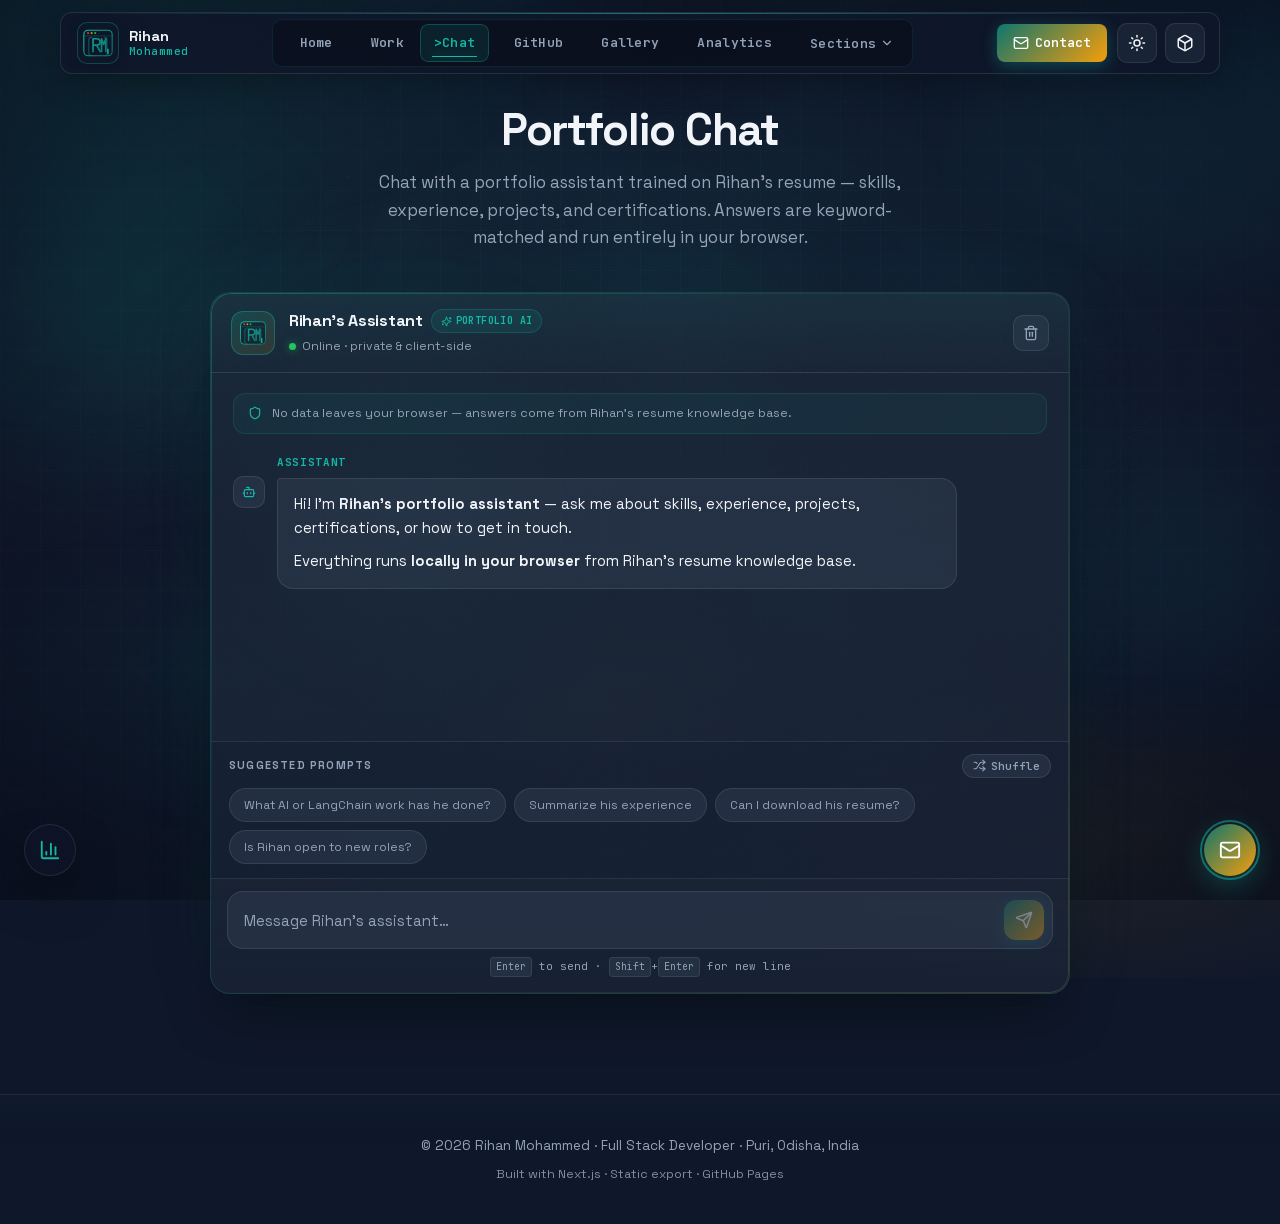
<file: chat/index.html>
<!DOCTYPE html><html lang="en" data-scroll-behavior="smooth"><head><meta charSet="utf-8"/><meta name="viewport" content="width=device-width, initial-scale=1, viewport-fit=cover"/><link rel="preload" href="/_next/static/media/0c89a48fa5027cee-s.p.2cyn07wtgehh0.woff2" as="font" crossorigin="" type="font/woff2"/><link rel="preload" href="/_next/static/media/70bc3e132a0a741e-s.p.3t6q91iet4nsy.woff2" as="font" crossorigin="" type="font/woff2"/><link rel="stylesheet" href="/_next/static/chunks/2_6hssysbh1q1.css" data-precedence="next"/><link rel="stylesheet" href="/_next/static/chunks/11l_bt1kgh0xi.css" data-precedence="next"/><link rel="preload" as="script" fetchPriority="low" href="/_next/static/chunks/2-ndo0lbpp9_x.js"/><script src="/_next/static/chunks/27jktro2p5rq9.js" async=""></script><script src="/_next/static/chunks/3j9pm5otqxm82.js" async=""></script><script src="/_next/static/chunks/1jm8luzr2p16n.js" async=""></script><script src="/_next/static/chunks/turbopack-18tp9d7rtx4ue.js" async=""></script><script src="/_next/static/chunks/39mvdw-znjdoh.js" async=""></script><script src="/_next/static/chunks/031d4hdncmqdj.js" async=""></script><script src="/_next/static/chunks/2d1g729azkif6.js" async=""></script><script src="/_next/static/chunks/1acfn79rze674.js" async=""></script><script src="/_next/static/chunks/1wcx1thcq4_cp.js" async=""></script><script src="/_next/static/chunks/005769szt063u.js" async=""></script><script src="/_next/static/chunks/37kye8hm680pw.js" async=""></script><link rel="preload" href="/_next/static/chunks/3l4y7g42vt_h1.css" as="style"/><meta name="next-size-adjust" content=""/><title>Portfolio Chat · Rihan Mohammed</title><meta name="description" content="Portfolio assistant for Rihan&#x27;s resume — keyword-matched answers, streaming replies, and private in-browser chat."/><link rel="author" href="https://im-rihan.github.io"/><meta name="author" content="Rihan Mohammed"/><meta name="keywords" content="Full Stack Developer,React,Next.js,NestJS,TypeScript,Fintech,Real Estate,Rihan Mohammed"/><meta name="creator" content="Rihan Mohammed"/><link rel="canonical" href="https://im-rihan.github.io/chat/"/><meta property="og:title" content="Portfolio Chat · Rihan Mohammed"/><meta property="og:description" content="Portfolio assistant for Rihan&#x27;s resume — keyword-matched answers, streaming replies, and private in-browser chat."/><meta property="og:url" content="https://im-rihan.github.io/chat/"/><meta property="og:site_name" content="Rihan Mohammed"/><meta property="og:locale" content="en_US"/><meta property="og:image" content="https://im-rihan.github.io/og-image-dark.png"/><meta property="og:image:type" content="image/png"/><meta property="og:image:width" content="1200"/><meta property="og:image:height" content="630"/><meta property="og:image:alt" content="Rihan Mohammed — Full Stack Developer"/><meta property="og:image" content="https://im-rihan.github.io/og-image-light.png"/><meta property="og:image:type" content="image/png"/><meta property="og:image:width" content="1200"/><meta property="og:image:height" content="630"/><meta property="og:image:alt" content="Rihan Mohammed — Full Stack Developer"/><meta property="og:type" content="website"/><meta name="twitter:card" content="summary_large_image"/><meta name="twitter:title" content="Portfolio Chat · Rihan Mohammed"/><meta name="twitter:description" content="Portfolio assistant for Rihan&#x27;s resume — keyword-matched answers, streaming replies, and private in-browser chat."/><meta name="twitter:image" content="https://im-rihan.github.io/og-image-dark.png"/><meta name="twitter:image" content="https://im-rihan.github.io/og-image-light.png"/><link rel="icon" href="/favicon.svg" type="image/svg+xml"/><link rel="apple-touch-icon" href="/brand-logo-dark.svg" type="image/svg+xml"/><script src="/_next/static/chunks/0cz1d0mv5g_q7.js" noModule=""></script></head><body class="space_grotesk_7b48352c-module__yIID-W__variable jetbrains_mono_6104e6b7-module__s6uLTa__variable"><div hidden=""><!--$--><!--/$--></div><script type="application/ld+json">{"@context":"https://schema.org","@type":"Person","name":"Rihan Mohammed","jobTitle":"Full Stack Developer","url":"https://im-rihan.github.io","email":"im.rihan.dev@gmail.com","address":{"@type":"PostalAddress","addressLocality":"Puri","addressRegion":"Odisha","addressCountry":"IN"},"sameAs":["https://github.com/im-rihan","https://linkedin.com/in/im-rihan","https://twitter.com/_im_rihan_"]}</script><script type="application/ld+json">{"@context":"https://schema.org","@type":"WebSite","name":"Rihan Mohammed Portfolio","url":"https://im-rihan.github.io","description":"I build production fintech & real-estate platforms — from AI-powered property search and NestJS APIs to data pipelines and cloud infrastructure.","author":{"@type":"Person","name":"Rihan Mohammed"}}</script><script>((a,b,c,d,e,f,g,h)=>{let i=document.documentElement,j=["light","dark"];function k(b){var c;(Array.isArray(a)?a:[a]).forEach(a=>{let c="class"===a,d=c&&f?e.map(a=>f[a]||a):e;c?(i.classList.remove(...d),i.classList.add(f&&f[b]?f[b]:b)):i.setAttribute(a,b)}),c=b,h&&j.includes(c)&&(i.style.colorScheme=c)}if(d)k(d);else try{let a=localStorage.getItem(b)||c,d=g&&"system"===a?window.matchMedia("(prefers-color-scheme: dark)").matches?"dark":"light":a;k(d)}catch(a){}})("class","portfolio-theme","dark",null,["light","dark"],null,false,true)</script><a href="#main-content" class="skip-link">Skip to main content</a><div class="BackgroundFX-module__7DyX5G__fx" aria-hidden="true"><div class="BackgroundFX-module__7DyX5G__depthMesh"></div><div class="BackgroundFX-module__7DyX5G__aurora"></div><div class="BackgroundFX-module__7DyX5G__lightBeams"></div><div class="BackgroundFX-module__7DyX5G__orbs"><span class="BackgroundFX-module__7DyX5G__orbA"></span><span class="BackgroundFX-module__7DyX5G__orbB"></span><span class="BackgroundFX-module__7DyX5G__orbC"></span></div><div class="BackgroundFX-module__7DyX5G__starDust"></div><div class="BackgroundFX-module__7DyX5G__horizon"></div><div class="BackgroundFX-module__7DyX5G__gridPulse"></div><div class="BackgroundFX-module__7DyX5G__scanlines"></div><div class="BackgroundFX-module__7DyX5G__noise"></div><div class="BackgroundFX-module__7DyX5G__vignette"></div><div class="BackgroundFX-module__7DyX5G__interactiveGlow"></div></div><nav class="Navbar-module__cRh5nW__navbar  " data-cursor="nav"><div class="Navbar-module__cRh5nW__scanBar" aria-hidden="true"></div><div class="Navbar-module__cRh5nW__inner"><a class="Logo-module__WIRVka__logo" aria-label="Rihan Mohammed — Home" data-cursor="nav" href="/"><span class="Logo-module__WIRVka__mark"><svg class="Logo-module__WIRVka__svgMark " viewBox="0 0 48 48" fill="none" xmlns="http://www.w3.org/2000/svg" aria-hidden="true"><defs><linearGradient id="_R_1d7nb_-stroke" x1="8" y1="8" x2="40" y2="40" gradientUnits="userSpaceOnUse"><stop offset="0%" stop-color="var(--logo-stroke-a)"></stop><stop offset="100%" stop-color="var(--logo-stroke-b)"></stop></linearGradient></defs><rect x="4" y="6" width="40" height="36" rx="6" stroke="url(#_R_1d7nb_-stroke)" stroke-width="var(--logo-frame-stroke)" fill="var(--logo-fill)"></rect><line x1="4" y1="14" x2="44" y2="14" stroke="url(#_R_1d7nb_-stroke)" stroke-width="1" opacity="var(--logo-divider-opacity)"></line><circle cx="10" cy="10" r="1.5" fill="#ef4444" opacity="var(--logo-dot-opacity)"></circle><circle cx="15" cy="10" r="1.5" fill="#f59e0b" opacity="var(--logo-dot-opacity)"></circle><circle cx="20" cy="10" r="1.5" fill="#22c55e" opacity="var(--logo-dot-opacity)"></circle><path d="M11 20 V38 M11 20 C11 17 13 16 15 16 M11 38 C11 41 13 42 15 42" stroke="url(#_R_1d7nb_-stroke)" stroke-width="1.5" stroke-linecap="round" opacity="var(--logo-bracket-opacity)"></path><path d="M37 20 V38 M37 20 C37 17 35 16 33 16 M37 38 C37 41 35 42 33 42" stroke="url(#_R_1d7nb_-stroke)" stroke-width="1.5" stroke-linecap="round" opacity="var(--logo-bracket-opacity)"></path><path class="Logo-module__WIRVka__svgLetter" d="M17 18 V36 M17 18 H22 C25.5 18 27 20.5 27 23 C27 25.5 25.5 27 22 27 H17 M22 27 L27 36" stroke="url(#_R_1d7nb_-stroke)" stroke-width="var(--logo-letter-stroke)" stroke-linecap="round" stroke-linejoin="round" opacity="var(--logo-letter-opacity)"></path><path class="Logo-module__WIRVka__svgLetter" d="M29 36 V18 L32 26 L35 18 V36" stroke="url(#_R_1d7nb_-stroke)" stroke-width="var(--logo-letter-stroke)" stroke-linecap="round" stroke-linejoin="round" opacity="var(--logo-letter-opacity)"></path><rect class="Logo-module__WIRVka__svgCursor" x="37" y="32" width="2" height="8" rx="0.5" fill="var(--logo-cursor)"></rect></svg></span><span class="Logo-module__WIRVka__wordmark"><span class="Logo-module__WIRVka__name">Rihan</span><span class="Logo-module__WIRVka__surname">Mohammed</span></span></a><div class="Navbar-module__cRh5nW__navCenter"><ul class="Navbar-module__cRh5nW__links "><li><a class="Navbar-module__cRh5nW__navLink " data-cursor="nav" href="/"><span class="Navbar-module__cRh5nW__navPrefix" aria-hidden="true">&gt;</span><span class="Navbar-module__cRh5nW__navLinkText">Home</span><span class="Navbar-module__cRh5nW__navUnderline" aria-hidden="true"></span></a></li><li><a class="Navbar-module__cRh5nW__navLink " data-cursor="nav" href="/work/"><span class="Navbar-module__cRh5nW__navPrefix" aria-hidden="true">&gt;</span><span class="Navbar-module__cRh5nW__navLinkText">Work</span><span class="Navbar-module__cRh5nW__navUnderline" aria-hidden="true"></span></a></li><li><a class="Navbar-module__cRh5nW__navLink Navbar-module__cRh5nW__activeLink" data-cursor="nav" href="/chat/"><span class="Navbar-module__cRh5nW__activePill" aria-hidden="true"></span><span class="Navbar-module__cRh5nW__navPrefix" aria-hidden="true">&gt;</span><span class="Navbar-module__cRh5nW__navLinkText">Chat</span><span class="Navbar-module__cRh5nW__navUnderline" aria-hidden="true"></span></a></li><li><a class="Navbar-module__cRh5nW__navLink " data-cursor="nav" href="/github/"><span class="Navbar-module__cRh5nW__navPrefix" aria-hidden="true">&gt;</span><span class="Navbar-module__cRh5nW__navLinkText">GitHub</span><span class="Navbar-module__cRh5nW__navUnderline" aria-hidden="true"></span></a></li><li><a class="Navbar-module__cRh5nW__navLink " data-cursor="nav" href="/gallery/"><span class="Navbar-module__cRh5nW__navPrefix" aria-hidden="true">&gt;</span><span class="Navbar-module__cRh5nW__navLinkText">Gallery</span><span class="Navbar-module__cRh5nW__navUnderline" aria-hidden="true"></span></a></li><li><a class="Navbar-module__cRh5nW__navLink " data-cursor="nav" href="/status/"><span class="Navbar-module__cRh5nW__navPrefix" aria-hidden="true">&gt;</span><span class="Navbar-module__cRh5nW__navLinkText">Analytics</span><span class="Navbar-module__cRh5nW__navUnderline" aria-hidden="true"></span></a></li><li class="Navbar-module__cRh5nW__exploreItem"><button type="button" class="Navbar-module__cRh5nW__exploreBtn " aria-expanded="false" aria-haspopup="true" data-cursor="nav"><span class="Navbar-module__cRh5nW__navPrefix" aria-hidden="true">&gt;</span><span class="Navbar-module__cRh5nW__navLinkText">Sections</span><svg xmlns="http://www.w3.org/2000/svg" width="14" height="14" viewBox="0 0 24 24" fill="none" stroke="currentColor" stroke-width="2" stroke-linecap="round" stroke-linejoin="round" class="lucide lucide-chevron-down Navbar-module__cRh5nW__chevron"><path d="m6 9 6 6 6-6"></path></svg><span class="Navbar-module__cRh5nW__navUnderline" aria-hidden="true"></span></button></li></ul></div><div class="Navbar-module__cRh5nW__actions"><a href="mailto:im.rihan.dev@gmail.com" class="Navbar-module__cRh5nW__contactCta" data-cursor="pointer"><svg xmlns="http://www.w3.org/2000/svg" width="16" height="16" viewBox="0 0 24 24" fill="none" stroke="currentColor" stroke-width="2" stroke-linecap="round" stroke-linejoin="round" class="lucide lucide-mail"><rect width="20" height="16" x="2" y="4" rx="2"></rect><path d="m22 7-8.97 5.7a1.94 1.94 0 0 1-2.06 0L2 7"></path></svg><span>Contact</span></a><button class="ThemeToggle-module__gv9_OW__toggle" aria-label="Toggle theme"></button><button type="button" class="Navbar-module__cRh5nW__menuBtn " aria-label="Toggle menu" aria-expanded="false" data-cursor="pointer"><span></span><span></span><span></span></button></div></div></nav><main id="main-content" class="main-content"><header class="page-header container PageHeader-module__cS7uea__header"><div class="PageHeader-module__cS7uea__copy" style="transform:none"><h1>Portfolio Chat</h1><p>Chat with a portfolio assistant trained on Rihan&#x27;s resume — skills, experience, projects, and certifications. Answers are keyword-matched and run entirely in your browser.</p></div></header><div class="container"><div class="ChatWindow-module__nvCpQW__shell" data-cursor="card"><div class="ChatWindow-module__nvCpQW__glowBorder" aria-hidden="true"></div><header class="ChatWindow-module__nvCpQW__header"><div class="ChatWindow-module__nvCpQW__avatar"><svg class="Logo-module__WIRVka__svgMark Logo-module__WIRVka__svgSm" viewBox="0 0 48 48" fill="none" xmlns="http://www.w3.org/2000/svg" aria-hidden="true"><defs><linearGradient id="_R_l9bsnonb_-stroke" x1="8" y1="8" x2="40" y2="40" gradientUnits="userSpaceOnUse"><stop offset="0%" stop-color="var(--logo-stroke-a)"></stop><stop offset="100%" stop-color="var(--logo-stroke-b)"></stop></linearGradient></defs><rect x="4" y="6" width="40" height="36" rx="6" stroke="url(#_R_l9bsnonb_-stroke)" stroke-width="var(--logo-frame-stroke)" fill="var(--logo-fill)"></rect><line x1="4" y1="14" x2="44" y2="14" stroke="url(#_R_l9bsnonb_-stroke)" stroke-width="1" opacity="var(--logo-divider-opacity)"></line><circle cx="10" cy="10" r="1.5" fill="#ef4444" opacity="var(--logo-dot-opacity)"></circle><circle cx="15" cy="10" r="1.5" fill="#f59e0b" opacity="var(--logo-dot-opacity)"></circle><circle cx="20" cy="10" r="1.5" fill="#22c55e" opacity="var(--logo-dot-opacity)"></circle><path d="M11 20 V38 M11 20 C11 17 13 16 15 16 M11 38 C11 41 13 42 15 42" stroke="url(#_R_l9bsnonb_-stroke)" stroke-width="1.5" stroke-linecap="round" opacity="var(--logo-bracket-opacity)"></path><path d="M37 20 V38 M37 20 C37 17 35 16 33 16 M37 38 C37 41 35 42 33 42" stroke="url(#_R_l9bsnonb_-stroke)" stroke-width="1.5" stroke-linecap="round" opacity="var(--logo-bracket-opacity)"></path><path class="Logo-module__WIRVka__svgLetter" d="M17 18 V36 M17 18 H22 C25.5 18 27 20.5 27 23 C27 25.5 25.5 27 22 27 H17 M22 27 L27 36" stroke="url(#_R_l9bsnonb_-stroke)" stroke-width="var(--logo-letter-stroke)" stroke-linecap="round" stroke-linejoin="round" opacity="var(--logo-letter-opacity)"></path><path class="Logo-module__WIRVka__svgLetter" d="M29 36 V18 L32 26 L35 18 V36" stroke="url(#_R_l9bsnonb_-stroke)" stroke-width="var(--logo-letter-stroke)" stroke-linecap="round" stroke-linejoin="round" opacity="var(--logo-letter-opacity)"></path><rect class="Logo-module__WIRVka__svgCursor" x="37" y="32" width="2" height="8" rx="0.5" fill="var(--logo-cursor)"></rect></svg><span class="ChatWindow-module__nvCpQW__avatarPulse" aria-hidden="true"></span></div><div class="ChatWindow-module__nvCpQW__headerText"><div class="ChatWindow-module__nvCpQW__headerTitleRow"><h2>Rihan&#x27;s Assistant</h2><span class="ChatWindow-module__nvCpQW__modelBadge"><svg xmlns="http://www.w3.org/2000/svg" width="11" height="11" viewBox="0 0 24 24" fill="none" stroke="currentColor" stroke-width="2" stroke-linecap="round" stroke-linejoin="round" class="lucide lucide-sparkles" aria-hidden="true"><path d="M9.937 15.5A2 2 0 0 0 8.5 14.063l-6.135-1.582a.5.5 0 0 1 0-.962L8.5 9.936A2 2 0 0 0 9.937 8.5l1.582-6.135a.5.5 0 0 1 .963 0L14.063 8.5A2 2 0 0 0 15.5 9.937l6.135 1.581a.5.5 0 0 1 0 .964L15.5 14.063a2 2 0 0 0-1.437 1.437l-1.582 6.135a.5.5 0 0 1-.963 0z"></path><path d="M20 3v4"></path><path d="M22 5h-4"></path><path d="M4 17v2"></path><path d="M5 18H3"></path></svg>Portfolio AI</span></div><p><span class="ChatWindow-module__nvCpQW__statusDot" aria-hidden="true"></span>Online · private &amp; client-side</p></div><div class="ChatWindow-module__nvCpQW__headerActions"><button type="button" class="ChatWindow-module__nvCpQW__iconBtn" aria-label="Clear conversation" title="Clear chat" data-cursor="pointer"><svg xmlns="http://www.w3.org/2000/svg" width="16" height="16" viewBox="0 0 24 24" fill="none" stroke="currentColor" stroke-width="2" stroke-linecap="round" stroke-linejoin="round" class="lucide lucide-trash2"><path d="M3 6h18"></path><path d="M19 6v14c0 1-1 2-2 2H7c-1 0-2-1-2-2V6"></path><path d="M8 6V4c0-1 1-2 2-2h4c1 0 2 1 2 2v2"></path><line x1="10" x2="10" y1="11" y2="17"></line><line x1="14" x2="14" y1="11" y2="17"></line></svg></button></div></header><div class="ChatWindow-module__nvCpQW__messagesWrap"><div class="ChatWindow-module__nvCpQW__messages" role="log" aria-live="polite"><div class="ChatWindow-module__nvCpQW__welcomeBanner"><svg xmlns="http://www.w3.org/2000/svg" width="14" height="14" viewBox="0 0 24 24" fill="none" stroke="currentColor" stroke-width="2" stroke-linecap="round" stroke-linejoin="round" class="lucide lucide-shield" aria-hidden="true"><path d="M20 13c0 5-3.5 7.5-7.66 8.95a1 1 0 0 1-.67-.01C7.5 20.5 4 18 4 13V6a1 1 0 0 1 1-1c2 0 4.5-1.2 6.24-2.72a1.17 1.17 0 0 1 1.52 0C14.51 3.81 17 5 19 5a1 1 0 0 1 1 1z"></path></svg><span>No data leaves your browser — answers come from Rihan&#x27;s resume knowledge base.</span></div><article class="ChatWindow-module__nvCpQW__row undefined" style="animation-delay:0ms"><span class="ChatWindow-module__nvCpQW__msgIcon" aria-hidden="true"><svg xmlns="http://www.w3.org/2000/svg" width="14" height="14" viewBox="0 0 24 24" fill="none" stroke="currentColor" stroke-width="2" stroke-linecap="round" stroke-linejoin="round" class="lucide lucide-bot"><path d="M12 8V4H8"></path><rect width="16" height="12" x="4" y="8" rx="2"></rect><path d="M2 14h2"></path><path d="M20 14h2"></path><path d="M15 13v2"></path><path d="M9 13v2"></path></svg></span><div class="ChatWindow-module__nvCpQW__msgBody"><div class="ChatWindow-module__nvCpQW__msgMeta"><span class="ChatWindow-module__nvCpQW__msgRole">Assistant</span></div><div class="ChatWindow-module__nvCpQW__bubble ChatWindow-module__nvCpQW__assistantBubble"><div class="ChatWindow-module__nvCpQW__markdown"><p><span>Hi! I&#x27;m <strong>Rihan&#x27;s portfolio assistant</strong> — ask me about skills, experience, projects, certifications, or how to get in touch.</span></p><p><span>Everything runs <strong>locally in your browser</strong> from Rihan&#x27;s resume knowledge base.</span></p></div></div><div class="ChatWindow-module__nvCpQW__msgActions"><button type="button" class="ChatWindow-module__nvCpQW__actionBtn" aria-label="Copy message" data-cursor="pointer"><svg xmlns="http://www.w3.org/2000/svg" width="13" height="13" viewBox="0 0 24 24" fill="none" stroke="currentColor" stroke-width="2" stroke-linecap="round" stroke-linejoin="round" class="lucide lucide-copy"><rect width="14" height="14" x="8" y="8" rx="2" ry="2"></rect><path d="M4 16c-1.1 0-2-.9-2-2V4c0-1.1.9-2 2-2h10c1.1 0 2 .9 2 2"></path></svg>Copy</button></div></div></article><div></div></div></div><div class="ChatWindow-module__nvCpQW__composer"><form class="ChatWindow-module__nvCpQW__form"><div class="ChatWindow-module__nvCpQW__inputWrap"><textarea placeholder="Message Rihan&#x27;s assistant…" aria-label="Chat message" rows="1"></textarea><button type="submit" class="ChatWindow-module__nvCpQW__sendBtn" aria-label="Send message" disabled="" data-cursor="pointer"><svg xmlns="http://www.w3.org/2000/svg" width="18" height="18" viewBox="0 0 24 24" fill="none" stroke="currentColor" stroke-width="2" stroke-linecap="round" stroke-linejoin="round" class="lucide lucide-send"><path d="M14.536 21.686a.5.5 0 0 0 .937-.024l6.5-19a.496.496 0 0 0-.635-.635l-19 6.5a.5.5 0 0 0-.024.937l7.93 3.18a2 2 0 0 1 1.112 1.11z"></path><path d="m21.854 2.147-10.94 10.939"></path></svg></button></div><p class="ChatWindow-module__nvCpQW__composerHint"><kbd>Enter</kbd> to send · <kbd>Shift</kbd>+<kbd>Enter</kbd> for new line</p></form></div></div></div><!--$--><!--/$--></main><footer class="Footer-module__3hUVsW__footer"><div class="container"><p class="Footer-module__3hUVsW__copy">© <!-- -->2026<!-- --> <a data-cursor="pointer" href="/">Rihan Mohammed</a> · <!-- -->Full Stack Developer<!-- --> · <!-- -->Puri, Odisha, India</p><p class="Footer-module__3hUVsW__meta">Built with Next.js · Static export ·<!-- --> <a href="https://pages.github.com" target="_blank" rel="noopener noreferrer" data-cursor="pointer">GitHub Pages</a></p></div></footer><div class="ContactDock-module__bQfdha__dock "><div class="ContactDock-module__bQfdha__panel" aria-hidden="true"><div class="ContactDock-module__bQfdha__panelHead"><div><strong>Get in touch</strong><p>Available for hire · replies within 24–48h</p></div><button type="button" class="ContactDock-module__bQfdha__closeBtn" aria-label="Close contact panel"><svg xmlns="http://www.w3.org/2000/svg" width="18" height="18" viewBox="0 0 24 24" fill="none" stroke="currentColor" stroke-width="2" stroke-linecap="round" stroke-linejoin="round" class="lucide lucide-x"><path d="M18 6 6 18"></path><path d="m6 6 12 12"></path></svg></button></div><div class="ContactDock-module__bQfdha__quickRow"><a href="mailto:im.rihan.dev@gmail.com" class="ContactDock-module__bQfdha__quickBtn" data-cursor="pointer"><svg xmlns="http://www.w3.org/2000/svg" width="16" height="16" viewBox="0 0 24 24" fill="none" stroke="currentColor" stroke-width="2" stroke-linecap="round" stroke-linejoin="round" class="lucide lucide-mail"><rect width="20" height="16" x="2" y="4" rx="2"></rect><path d="m22 7-8.97 5.7a1.94 1.94 0 0 1-2.06 0L2 7"></path></svg>Email</a><a href="tel:+917682078927" class="ContactDock-module__bQfdha__quickBtn" data-cursor="pointer"><svg xmlns="http://www.w3.org/2000/svg" width="16" height="16" viewBox="0 0 24 24" fill="none" stroke="currentColor" stroke-width="2" stroke-linecap="round" stroke-linejoin="round" class="lucide lucide-phone"><path d="M22 16.92v3a2 2 0 0 1-2.18 2 19.79 19.79 0 0 1-8.63-3.07 19.5 19.5 0 0 1-6-6 19.79 19.79 0 0 1-3.07-8.67A2 2 0 0 1 4.11 2h3a2 2 0 0 1 2 1.72 12.84 12.84 0 0 0 .7 2.81 2 2 0 0 1-.45 2.11L8.09 9.91a16 16 0 0 0 6 6l1.27-1.27a2 2 0 0 1 2.11-.45 12.84 12.84 0 0 0 2.81.7A2 2 0 0 1 22 16.92z"></path></svg>Call</a><a class="ContactDock-module__bQfdha__quickBtn" data-cursor="pointer" href="/#contact">Full contact</a><a class="ContactDock-module__bQfdha__quickBtn" data-cursor="pointer" href="/chat/"><svg xmlns="http://www.w3.org/2000/svg" width="16" height="16" viewBox="0 0 24 24" fill="none" stroke="currentColor" stroke-width="2" stroke-linecap="round" stroke-linejoin="round" class="lucide lucide-message-circle"><path d="M7.9 20A9 9 0 1 0 4 16.1L2 22Z"></path></svg>Chat</a></div><div class="ContactDock-module__bQfdha__socialRow"><div class="SocialLinks-module__KD0Q-a__row SocialLinks-module__KD0Q-a__sm " role="list"><a href="https://github.com/im-rihan" class="SocialLinks-module__KD0Q-a__link SocialLinks-module__KD0Q-a__github" target="_blank" rel="noopener noreferrer" aria-label="GitHub" data-cursor="pointer" role="listitem"><span class="SocialLinks-module__KD0Q-a__iconWrap"><svg xmlns="http://www.w3.org/2000/svg" width="16" height="16" viewBox="0 0 24 24" fill="none" stroke="currentColor" stroke-width="2" stroke-linecap="round" stroke-linejoin="round" class="lucide lucide-github"><path d="M15 22v-4a4.8 4.8 0 0 0-1-3.5c3 0 6-2 6-5.5.08-1.25-.27-2.48-1-3.5.28-1.15.28-2.35 0-3.5 0 0-1 0-3 1.5-2.64-.5-5.36-.5-8 0C6 2 5 2 5 2c-.3 1.15-.3 2.35 0 3.5A5.403 5.403 0 0 0 4 9c0 3.5 3 5.5 6 5.5-.39.49-.68 1.05-.85 1.65-.17.6-.22 1.23-.15 1.85v4"></path><path d="M9 18c-4.51 2-5-2-7-2"></path></svg></span><span class="SocialLinks-module__KD0Q-a__tooltip">GitHub</span></a><a href="https://linkedin.com/in/im-rihan" class="SocialLinks-module__KD0Q-a__link SocialLinks-module__KD0Q-a__linkedin" target="_blank" rel="noopener noreferrer" aria-label="LinkedIn" data-cursor="pointer" role="listitem"><span class="SocialLinks-module__KD0Q-a__iconWrap"><svg xmlns="http://www.w3.org/2000/svg" width="16" height="16" viewBox="0 0 24 24" fill="none" stroke="currentColor" stroke-width="2" stroke-linecap="round" stroke-linejoin="round" class="lucide lucide-linkedin"><path d="M16 8a6 6 0 0 1 6 6v7h-4v-7a2 2 0 0 0-2-2 2 2 0 0 0-2 2v7h-4v-7a6 6 0 0 1 6-6z"></path><rect width="4" height="12" x="2" y="9"></rect><circle cx="4" cy="4" r="2"></circle></svg></span><span class="SocialLinks-module__KD0Q-a__tooltip">LinkedIn</span></a><a href="https://twitter.com/_im_rihan_" class="SocialLinks-module__KD0Q-a__link SocialLinks-module__KD0Q-a__twitter" target="_blank" rel="noopener noreferrer" aria-label="X (Twitter)" data-cursor="pointer" role="listitem"><span class="SocialLinks-module__KD0Q-a__iconWrap"><svg width="16" height="16" viewBox="0 0 24 24" fill="currentColor" aria-hidden="true"><path d="M18.244 2.25h3.308l-7.227 8.26 8.502 11.24H16.17l-5.214-6.817L4.99 21.75H1.68l7.73-8.835L1.254 2.25H8.08l4.713 6.231zm-1.161 17.52h1.833L7.084 4.126H5.117z"></path></svg></span><span class="SocialLinks-module__KD0Q-a__tooltip">X (Twitter)</span></a><a href="mailto:im.rihan.dev@gmail.com" class="SocialLinks-module__KD0Q-a__link SocialLinks-module__KD0Q-a__email" aria-label="Email" data-cursor="pointer" role="listitem"><span class="SocialLinks-module__KD0Q-a__iconWrap"><svg xmlns="http://www.w3.org/2000/svg" width="16" height="16" viewBox="0 0 24 24" fill="none" stroke="currentColor" stroke-width="2" stroke-linecap="round" stroke-linejoin="round" class="lucide lucide-mail"><rect width="20" height="16" x="2" y="4" rx="2"></rect><path d="m22 7-8.97 5.7a1.94 1.94 0 0 1-2.06 0L2 7"></path></svg></span><span class="SocialLinks-module__KD0Q-a__tooltip">Email</span></a></div></div></div><button type="button" class="ContactDock-module__bQfdha__fab" aria-expanded="false" aria-label="Open contact options" data-cursor="pointer"><svg xmlns="http://www.w3.org/2000/svg" width="22" height="22" viewBox="0 0 24 24" fill="none" stroke="currentColor" stroke-width="2" stroke-linecap="round" stroke-linejoin="round" class="lucide lucide-mail"><rect width="20" height="16" x="2" y="4" rx="2"></rect><path d="m22 7-8.97 5.7a1.94 1.94 0 0 1-2.06 0L2 7"></path></svg><span class="ContactDock-module__bQfdha__fabPulse" aria-hidden="true"></span></button></div><button type="button" class="AnalysisOverlay-module__twhh_G__fab" aria-label="Open portfolio insights" data-cursor="pointer"><svg xmlns="http://www.w3.org/2000/svg" width="22" height="22" viewBox="0 0 24 24" fill="none" stroke="currentColor" stroke-width="2" stroke-linecap="round" stroke-linejoin="round" class="lucide lucide-chart-column"><path d="M3 3v16a2 2 0 0 0 2 2h16"></path><path d="M18 17V9"></path><path d="M13 17V5"></path><path d="M8 17v-3"></path></svg><span class="AnalysisOverlay-module__twhh_G__fabLabel">Insights</span></button><script src="/_next/static/chunks/2-ndo0lbpp9_x.js" id="_R_" async=""></script><script>(self.__next_f=self.__next_f||[]).push([0])</script><script>self.__next_f.push([1,"1:\"$Sreact.fragment\"\n2:I[30824,[\"/_next/static/chunks/39mvdw-znjdoh.js\",\"/_next/static/chunks/031d4hdncmqdj.js\",\"/_next/static/chunks/2d1g729azkif6.js\",\"/_next/static/chunks/1acfn79rze674.js\",\"/_next/static/chunks/1wcx1thcq4_cp.js\",\"/_next/static/chunks/005769szt063u.js\"],\"Providers\"]\n3:I[10400,[\"/_next/static/chunks/39mvdw-znjdoh.js\",\"/_next/static/chunks/031d4hdncmqdj.js\",\"/_next/static/chunks/2d1g729azkif6.js\",\"/_next/static/chunks/1acfn79rze674.js\",\"/_next/static/chunks/1wcx1thcq4_cp.js\",\"/_next/static/chunks/005769szt063u.js\"],\"AppShell\"]\n4:I[39756,[\"/_next/static/chunks/39mvdw-znjdoh.js\",\"/_next/static/chunks/031d4hdncmqdj.js\",\"/_next/static/chunks/2d1g729azkif6.js\",\"/_next/static/chunks/1acfn79rze674.js\",\"/_next/static/chunks/1wcx1thcq4_cp.js\",\"/_next/static/chunks/005769szt063u.js\"],\"default\"]\n5:I[37457,[\"/_next/static/chunks/39mvdw-znjdoh.js\",\"/_next/static/chunks/031d4hdncmqdj.js\",\"/_next/static/chunks/2d1g729azkif6.js\",\"/_next/static/chunks/1acfn79rze674.js\",\"/_next/static/chunks/1wcx1thcq4_cp.js\",\"/_next/static/chunks/005769szt063u.js\"],\"default\"]\n6:I[22016,[\"/_next/static/chunks/39mvdw-znjdoh.js\",\"/_next/static/chunks/031d4hdncmqdj.js\",\"/_next/static/chunks/2d1g729azkif6.js\",\"/_next/static/chunks/1acfn79rze674.js\",\"/_next/static/chunks/1wcx1thcq4_cp.js\",\"/_next/static/chunks/005769szt063u.js\"],\"\"]\n7:I[22706,[\"/_next/static/chunks/39mvdw-znjdoh.js\",\"/_next/static/chunks/031d4hdncmqdj.js\",\"/_next/static/chunks/2d1g729azkif6.js\",\"/_next/static/chunks/1acfn79rze674.js\",\"/_next/static/chunks/1wcx1thcq4_cp.js\",\"/_next/static/chunks/005769szt063u.js\",\"/_next/static/chunks/37kye8hm680pw.js\"],\"PageHeader\"]\n8:I[11772,[\"/_next/static/chunks/39mvdw-znjdoh.js\",\"/_next/static/chunks/031d4hdncmqdj.js\",\"/_next/static/chunks/2d1g729azkif6.js\",\"/_next/static/chunks/1acfn79rze674.js\",\"/_next/static/chunks/1wcx1thcq4_cp.js\",\"/_next/static/chunks/005769szt063u.js\",\"/_next/static/chunks/37kye8hm680pw.js\"],\"ChatWindow\"]\n9:I[97367,[\"/_next/static/chunks/39mvdw-znjdoh.js\",\"/_next/static/chunks/031d4hdncmqdj.js\",\"/_next/static/chunks/2d1g729azkif6.js\",\"/_next/static/chunks/1acfn79rze674.js\",\"/_next/static/chunks/1wcx1thcq4_cp.js\",\"/_next/static/chunks/005769szt063u.js\"],\"OutletBoundary\"]\na:\"$Sreact.suspense\"\nd:I[97367,[\"/_next/static/chunks/39mvdw-znjdoh.js\",\"/_next/static/chunks/031d4hdncmqdj.js\",\"/_next/static/chunks/2d1g729azkif6.js\",\"/_next/static/chunks/1acfn79rze674.js\",\"/_next/static/chunks/1wcx1thcq4_cp.js\",\"/_next/static/chunks/005769szt063u.js\"],\"ViewportBoundary\"]\nf:I[97367,[\"/_next/static/chunks/39mvdw-znjdoh.js\",\"/_next/static/chunks/031d4hdncmqdj.js\",\"/_next/static/chunks/2d1g729azkif6.js\",\"/_next/static/chunks/1acfn79rze674.js\",\"/_next/static/chunks/1wcx1thcq4_cp.js\",\"/_next/static/chunks/005769szt063u.js\"],\"MetadataBoundary\"]\n11:I[68027,[\"/_next/static/chunks/39mvdw-znjdoh.js\",\"/_next/static/chunks/031d4hdncmqdj.js\",\"/_next/static/chunks/2d1g729azkif6.js\",\"/_next/static/chunks/1acfn79rze674.js\",\"/_next/static/chunks/1wcx1thcq4_cp.js\",\"/_next/static/chunks/005769szt063u.js\"],\"default\",1]\n:HL[\"/_next/static/chunks/2_6hssysbh1q1.css\",\"style\"]\n:HL[\"/_next/static/chunks/11l_bt1kgh0xi.css\",\"style\"]\n:HL[\"/_next/static/media/0c89a48fa5027cee-s.p.2cyn07wtgehh0.woff2\",\"font\",{\"crossOrigin\":\"\",\"type\":\"font/woff2\"}]\n:HL[\"/_next/static/media/70bc3e132a0a741e-s.p.3t6q91iet4nsy.woff2\",\"font\",{\"crossOrigin\":\"\",\"type\":\"font/woff2\"}]\n:HL[\"/_next/static/chunks/3l4y7g42vt_h1.css\",\"style\"]\n"])</script><script>self.__next_f.push([1,"0:{\"P\":null,\"c\":[\"\",\"chat\",\"\"],\"q\":\"\",\"i\":false,\"f\":[[[\"\",{\"children\":[\"chat\",{\"children\":[\"__PAGE__\",{}]}]},\"$undefined\",\"$undefined\",16],[[\"$\",\"$1\",\"c\",{\"children\":[[[\"$\",\"link\",\"0\",{\"rel\":\"stylesheet\",\"href\":\"/_next/static/chunks/2_6hssysbh1q1.css\",\"precedence\":\"next\",\"crossOrigin\":\"$undefined\",\"nonce\":\"$undefined\"}],[\"$\",\"link\",\"1\",{\"rel\":\"stylesheet\",\"href\":\"/_next/static/chunks/11l_bt1kgh0xi.css\",\"precedence\":\"next\",\"crossOrigin\":\"$undefined\",\"nonce\":\"$undefined\"}],[\"$\",\"script\",\"script-0\",{\"src\":\"/_next/static/chunks/39mvdw-znjdoh.js\",\"async\":true,\"nonce\":\"$undefined\"}],[\"$\",\"script\",\"script-1\",{\"src\":\"/_next/static/chunks/031d4hdncmqdj.js\",\"async\":true,\"nonce\":\"$undefined\"}],[\"$\",\"script\",\"script-2\",{\"src\":\"/_next/static/chunks/2d1g729azkif6.js\",\"async\":true,\"nonce\":\"$undefined\"}],[\"$\",\"script\",\"script-3\",{\"src\":\"/_next/static/chunks/1acfn79rze674.js\",\"async\":true,\"nonce\":\"$undefined\"}],[\"$\",\"script\",\"script-4\",{\"src\":\"/_next/static/chunks/1wcx1thcq4_cp.js\",\"async\":true,\"nonce\":\"$undefined\"}],[\"$\",\"script\",\"script-5\",{\"src\":\"/_next/static/chunks/005769szt063u.js\",\"async\":true,\"nonce\":\"$undefined\"}]],[\"$\",\"html\",null,{\"lang\":\"en\",\"suppressHydrationWarning\":true,\"data-scroll-behavior\":\"smooth\",\"children\":[\"$\",\"body\",null,{\"className\":\"space_grotesk_7b48352c-module__yIID-W__variable jetbrains_mono_6104e6b7-module__s6uLTa__variable\",\"children\":[[[\"$\",\"script\",null,{\"type\":\"application/ld+json\",\"dangerouslySetInnerHTML\":{\"__html\":\"{\\\"@context\\\":\\\"https://schema.org\\\",\\\"@type\\\":\\\"Person\\\",\\\"name\\\":\\\"Rihan Mohammed\\\",\\\"jobTitle\\\":\\\"Full Stack Developer\\\",\\\"url\\\":\\\"https://im-rihan.github.io\\\",\\\"email\\\":\\\"im.rihan.dev@gmail.com\\\",\\\"address\\\":{\\\"@type\\\":\\\"PostalAddress\\\",\\\"addressLocality\\\":\\\"Puri\\\",\\\"addressRegion\\\":\\\"Odisha\\\",\\\"addressCountry\\\":\\\"IN\\\"},\\\"sameAs\\\":[\\\"https://github.com/im-rihan\\\",\\\"https://linkedin.com/in/im-rihan\\\",\\\"https://twitter.com/_im_rihan_\\\"]}\"}}],[\"$\",\"script\",null,{\"type\":\"application/ld+json\",\"dangerouslySetInnerHTML\":{\"__html\":\"{\\\"@context\\\":\\\"https://schema.org\\\",\\\"@type\\\":\\\"WebSite\\\",\\\"name\\\":\\\"Rihan Mohammed Portfolio\\\",\\\"url\\\":\\\"https://im-rihan.github.io\\\",\\\"description\\\":\\\"I build production fintech \u0026 real-estate platforms — from AI-powered property search and NestJS APIs to data pipelines and cloud infrastructure.\\\",\\\"author\\\":{\\\"@type\\\":\\\"Person\\\",\\\"name\\\":\\\"Rihan Mohammed\\\"}}\"}}]],null,[\"$\",\"$L2\",null,{\"children\":[\"$\",\"$L3\",null,{\"children\":[\"$\",\"$L4\",null,{\"parallelRouterKey\":\"children\",\"error\":\"$undefined\",\"errorStyles\":\"$undefined\",\"errorScripts\":\"$undefined\",\"template\":[\"$\",\"$L5\",null,{}],\"templateStyles\":\"$undefined\",\"templateScripts\":\"$undefined\",\"notFound\":[[\"$\",\"div\",null,{\"className\":\"not-found-module__HS70Aa__wrap\",\"children\":[\"$\",\"div\",null,{\"className\":\"glass-card not-found-module__HS70Aa__card\",\"children\":[[\"$\",\"p\",null,{\"className\":\"not-found-module__HS70Aa__code\",\"children\":\"404\"}],[\"$\",\"h1\",null,{\"children\":\"Page not found\"}],[\"$\",\"p\",null,{\"children\":\"The route you requested does not exist on this portfolio.\"}],[\"$\",\"div\",null,{\"className\":\"not-found-module__HS70Aa__actions\",\"children\":[[\"$\",\"$L6\",null,{\"href\":\"/\",\"prefetch\":false,\"className\":\"btn btn-primary\",\"data-cursor\":\"pointer\",\"children\":\"Back to home\"}],[\"$\",\"$L6\",null,{\"href\":\"/chat/\",\"prefetch\":false,\"className\":\"btn btn-outline\",\"data-cursor\":\"pointer\",\"children\":\"Portfolio chat\"}]]}]]}]}],[[\"$\",\"link\",\"0\",{\"rel\":\"stylesheet\",\"href\":\"/_next/static/chunks/3l4y7g42vt_h1.css\",\"precedence\":\"next\",\"crossOrigin\":\"$undefined\",\"nonce\":\"$undefined\"}]]],\"forbidden\":\"$undefined\",\"unauthorized\":\"$undefined\"}]}]}]]}]}]]}],{\"children\":[[\"$\",\"$1\",\"c\",{\"children\":[null,[\"$\",\"$L4\",null,{\"parallelRouterKey\":\"children\",\"error\":\"$undefined\",\"errorStyles\":\"$undefined\",\"errorScripts\":\"$undefined\",\"template\":[\"$\",\"$L5\",null,{}],\"templateStyles\":\"$undefined\",\"templateScripts\":\"$undefined\",\"notFound\":\"$undefined\",\"forbidden\":\"$undefined\",\"unauthorized\":\"$undefined\"}]]}],{\"children\":[[\"$\",\"$1\",\"c\",{\"children\":[[[\"$\",\"$L7\",null,{\"title\":\"Portfolio Chat\",\"description\":\"Chat with a portfolio assistant trained on Rihan's resume — skills, experience, projects, and certifications. Answers are keyword-matched and run entirely in your browser.\"}],[\"$\",\"div\",null,{\"className\":\"container\",\"children\":[\"$\",\"$L8\",null,{}]}]],[[\"$\",\"script\",\"script-0\",{\"src\":\"/_next/static/chunks/37kye8hm680pw.js\",\"async\":true,\"nonce\":\"$undefined\"}]],[\"$\",\"$L9\",null,{\"children\":[\"$\",\"$a\",null,{\"name\":\"Next.MetadataOutlet\",\"children\":\"$@b\"}]}]]}],{},null,false,null]},null,false,\"$@c\"]},null,false,null],[\"$\",\"$1\",\"h\",{\"children\":[null,[\"$\",\"$Ld\",null,{\"children\":\"$Le\"}],[\"$\",\"div\",null,{\"hidden\":true,\"children\":[\"$\",\"$Lf\",null,{\"children\":[\"$\",\"$a\",null,{\"name\":\"Next.Metadata\",\"children\":\"$L10\"}]}]}],[\"$\",\"meta\",null,{\"name\":\"next-size-adjust\",\"content\":\"\"}]]}],false]],\"m\":\"$undefined\",\"G\":[\"$11\",[[\"$\",\"link\",\"0\",{\"rel\":\"stylesheet\",\"href\":\"/_next/static/chunks/2_6hssysbh1q1.css\",\"precedence\":\"next\",\"crossOrigin\":\"$undefined\",\"nonce\":\"$undefined\"}],\"$L12\"]],\"S\":true,\"h\":null,\"s\":\"$undefined\",\"l\":\"$undefined\",\"p\":\"$undefined\",\"d\":\"$undefined\",\"b\":\"a_KSrwmgeT4n_Jxx1mEK7\"}\n"])</script><script>self.__next_f.push([1,"13:[]\nc:\"$W13\"\n12:[\"$\",\"link\",\"1\",{\"rel\":\"stylesheet\",\"href\":\"/_next/static/chunks/11l_bt1kgh0xi.css\",\"precedence\":\"next\",\"crossOrigin\":\"$undefined\",\"nonce\":\"$undefined\"}]\n"])</script><script>self.__next_f.push([1,"e:[[\"$\",\"meta\",\"0\",{\"charSet\":\"utf-8\"}],[\"$\",\"meta\",\"1\",{\"name\":\"viewport\",\"content\":\"width=device-width, initial-scale=1, viewport-fit=cover\"}]]\n"])</script><script>self.__next_f.push([1,"14:I[27201,[\"/_next/static/chunks/39mvdw-znjdoh.js\",\"/_next/static/chunks/031d4hdncmqdj.js\",\"/_next/static/chunks/2d1g729azkif6.js\",\"/_next/static/chunks/1acfn79rze674.js\",\"/_next/static/chunks/1wcx1thcq4_cp.js\",\"/_next/static/chunks/005769szt063u.js\"],\"IconMark\"]\nb:null\n"])</script><script>self.__next_f.push([1,"10:[[\"$\",\"title\",\"0\",{\"children\":\"Portfolio Chat · Rihan Mohammed\"}],[\"$\",\"meta\",\"1\",{\"name\":\"description\",\"content\":\"Portfolio assistant for Rihan's resume — keyword-matched answers, streaming replies, and private in-browser chat.\"}],[\"$\",\"link\",\"2\",{\"rel\":\"author\",\"href\":\"https://im-rihan.github.io\"}],[\"$\",\"meta\",\"3\",{\"name\":\"author\",\"content\":\"Rihan Mohammed\"}],[\"$\",\"meta\",\"4\",{\"name\":\"keywords\",\"content\":\"Full Stack Developer,React,Next.js,NestJS,TypeScript,Fintech,Real Estate,Rihan Mohammed\"}],[\"$\",\"meta\",\"5\",{\"name\":\"creator\",\"content\":\"Rihan Mohammed\"}],[\"$\",\"link\",\"6\",{\"rel\":\"canonical\",\"href\":\"https://im-rihan.github.io/chat/\"}],[\"$\",\"meta\",\"7\",{\"property\":\"og:title\",\"content\":\"Portfolio Chat · Rihan Mohammed\"}],[\"$\",\"meta\",\"8\",{\"property\":\"og:description\",\"content\":\"Portfolio assistant for Rihan's resume — keyword-matched answers, streaming replies, and private in-browser chat.\"}],[\"$\",\"meta\",\"9\",{\"property\":\"og:url\",\"content\":\"https://im-rihan.github.io/chat/\"}],[\"$\",\"meta\",\"10\",{\"property\":\"og:site_name\",\"content\":\"Rihan Mohammed\"}],[\"$\",\"meta\",\"11\",{\"property\":\"og:locale\",\"content\":\"en_US\"}],[\"$\",\"meta\",\"12\",{\"property\":\"og:image\",\"content\":\"https://im-rihan.github.io/og-image-dark.png\"}],[\"$\",\"meta\",\"13\",{\"property\":\"og:image:type\",\"content\":\"image/png\"}],[\"$\",\"meta\",\"14\",{\"property\":\"og:image:width\",\"content\":\"1200\"}],[\"$\",\"meta\",\"15\",{\"property\":\"og:image:height\",\"content\":\"630\"}],[\"$\",\"meta\",\"16\",{\"property\":\"og:image:alt\",\"content\":\"Rihan Mohammed — Full Stack Developer\"}],[\"$\",\"meta\",\"17\",{\"property\":\"og:image\",\"content\":\"https://im-rihan.github.io/og-image-light.png\"}],[\"$\",\"meta\",\"18\",{\"property\":\"og:image:type\",\"content\":\"image/png\"}],[\"$\",\"meta\",\"19\",{\"property\":\"og:image:width\",\"content\":\"1200\"}],[\"$\",\"meta\",\"20\",{\"property\":\"og:image:height\",\"content\":\"630\"}],[\"$\",\"meta\",\"21\",{\"property\":\"og:image:alt\",\"content\":\"Rihan Mohammed — Full Stack Developer\"}],[\"$\",\"meta\",\"22\",{\"property\":\"og:type\",\"content\":\"website\"}],[\"$\",\"meta\",\"23\",{\"name\":\"twitter:card\",\"content\":\"summary_large_image\"}],[\"$\",\"meta\",\"24\",{\"name\":\"twitter:title\",\"content\":\"Portfolio Chat · Rihan Mohammed\"}],[\"$\",\"meta\",\"25\",{\"name\":\"twitter:description\",\"content\":\"Portfolio assistant for Rihan's resume — keyword-matched answers, streaming replies, and private in-browser chat.\"}],[\"$\",\"meta\",\"26\",{\"name\":\"twitter:image\",\"content\":\"https://im-rihan.github.io/og-image-dark.png\"}],[\"$\",\"meta\",\"27\",{\"name\":\"twitter:image\",\"content\":\"https://im-rihan.github.io/og-image-light.png\"}],[\"$\",\"link\",\"28\",{\"rel\":\"icon\",\"href\":\"/favicon.svg\",\"type\":\"image/svg+xml\"}],[\"$\",\"link\",\"29\",{\"rel\":\"apple-touch-icon\",\"href\":\"/brand-logo-dark.svg\",\"type\":\"image/svg+xml\"}],[\"$\",\"$L14\",\"30\",{}]]\n"])</script></body></html>
</file>
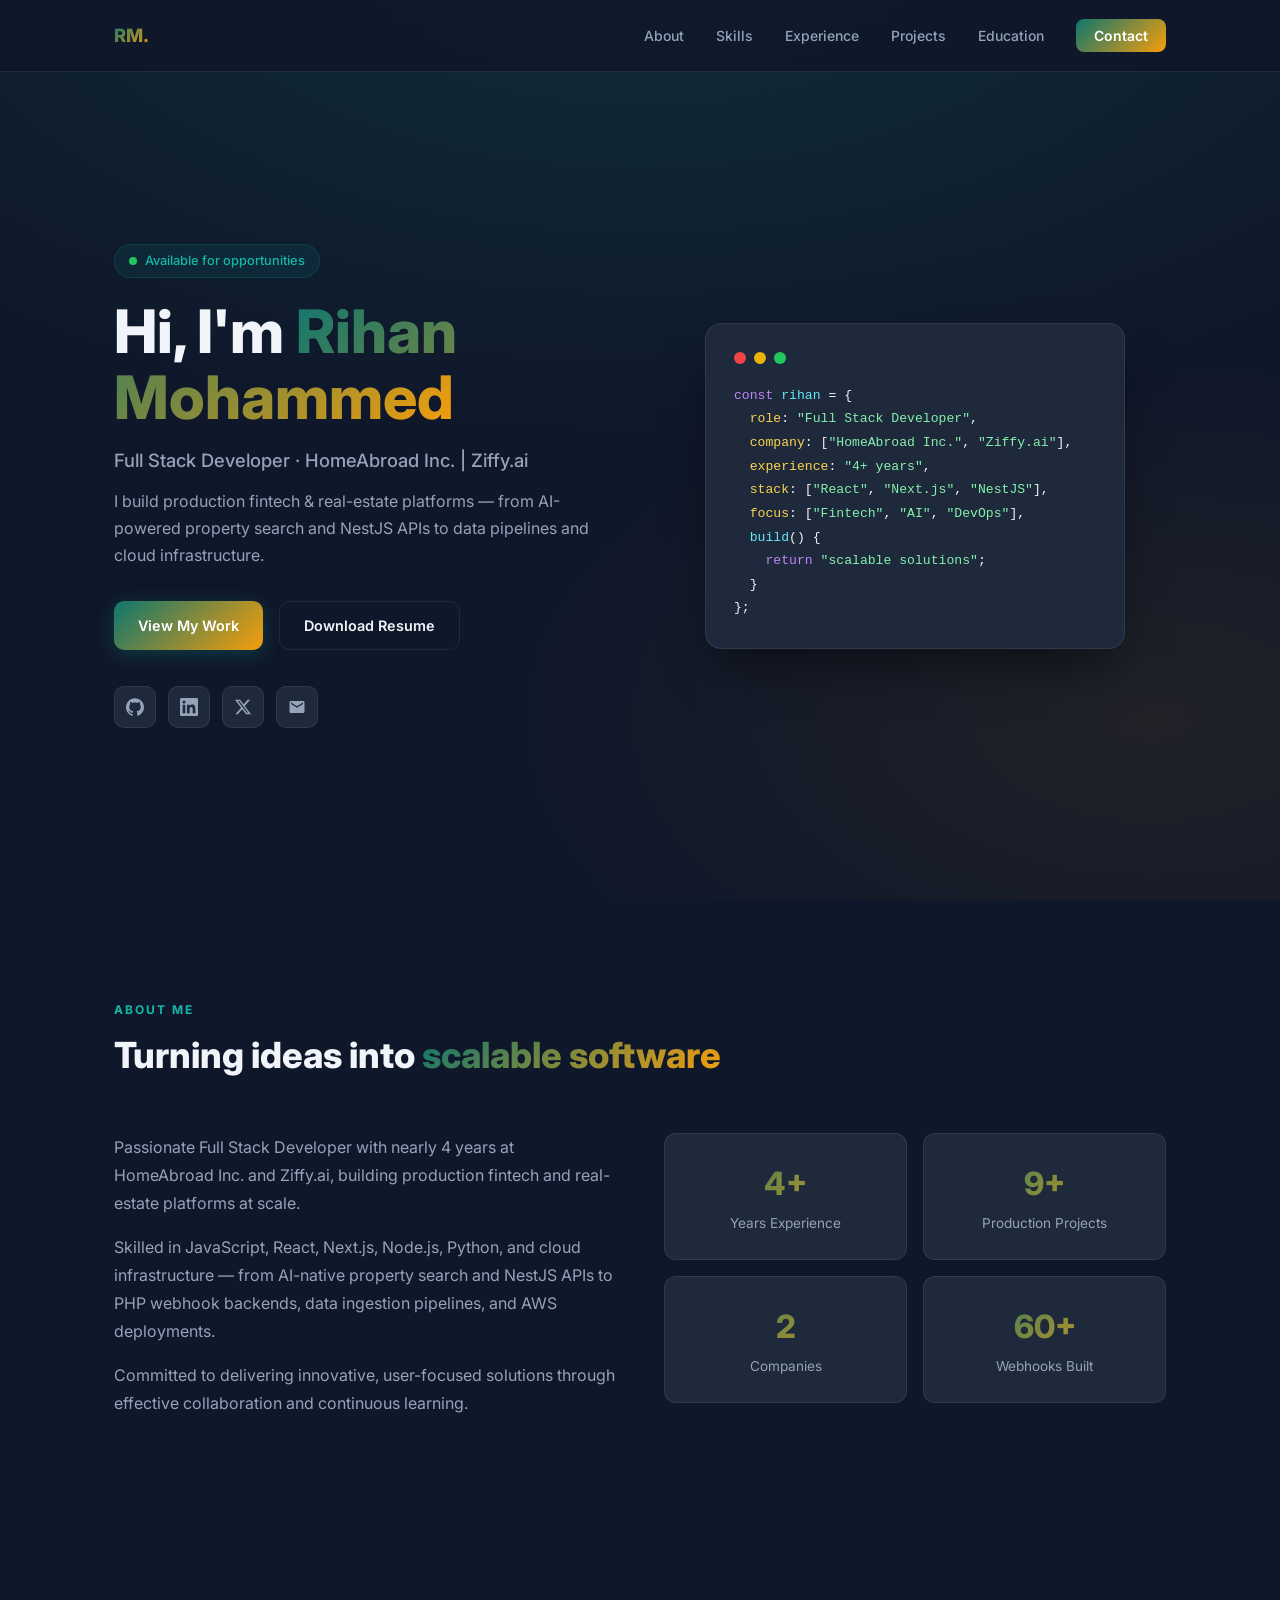
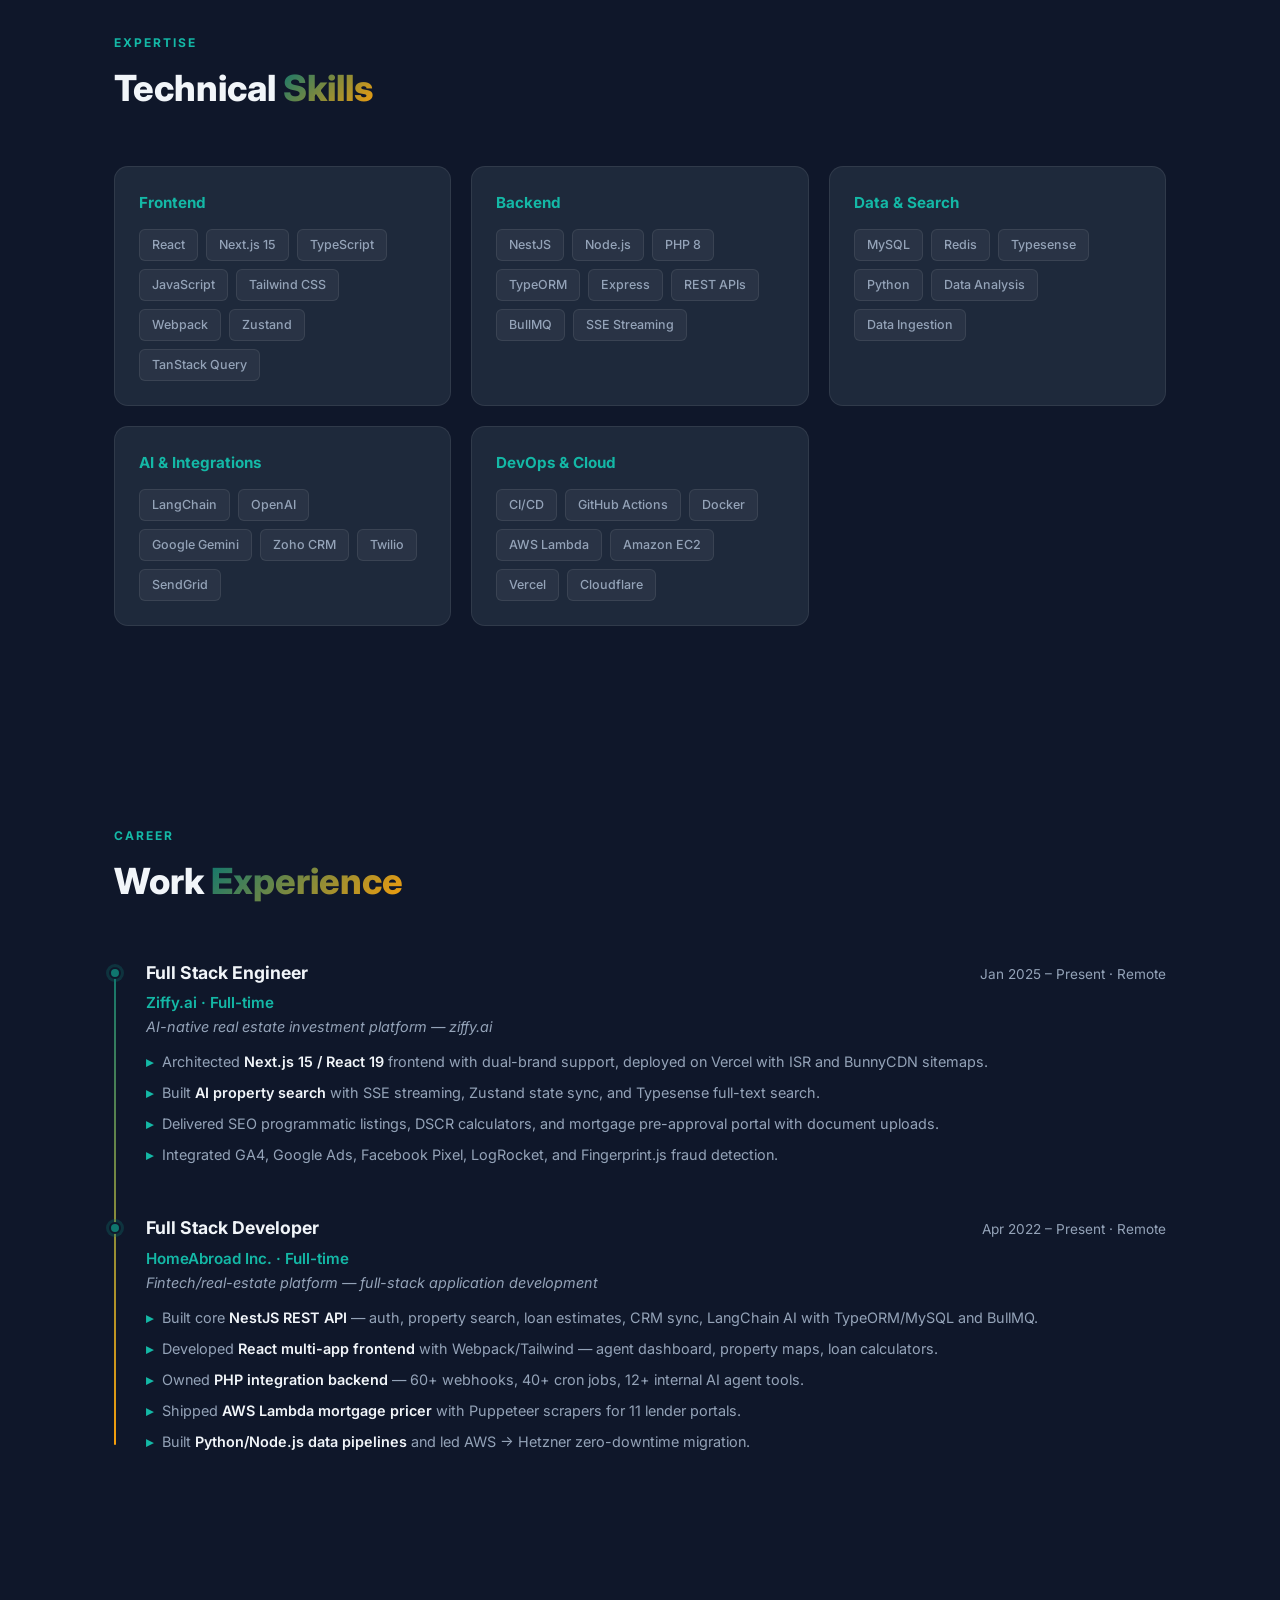
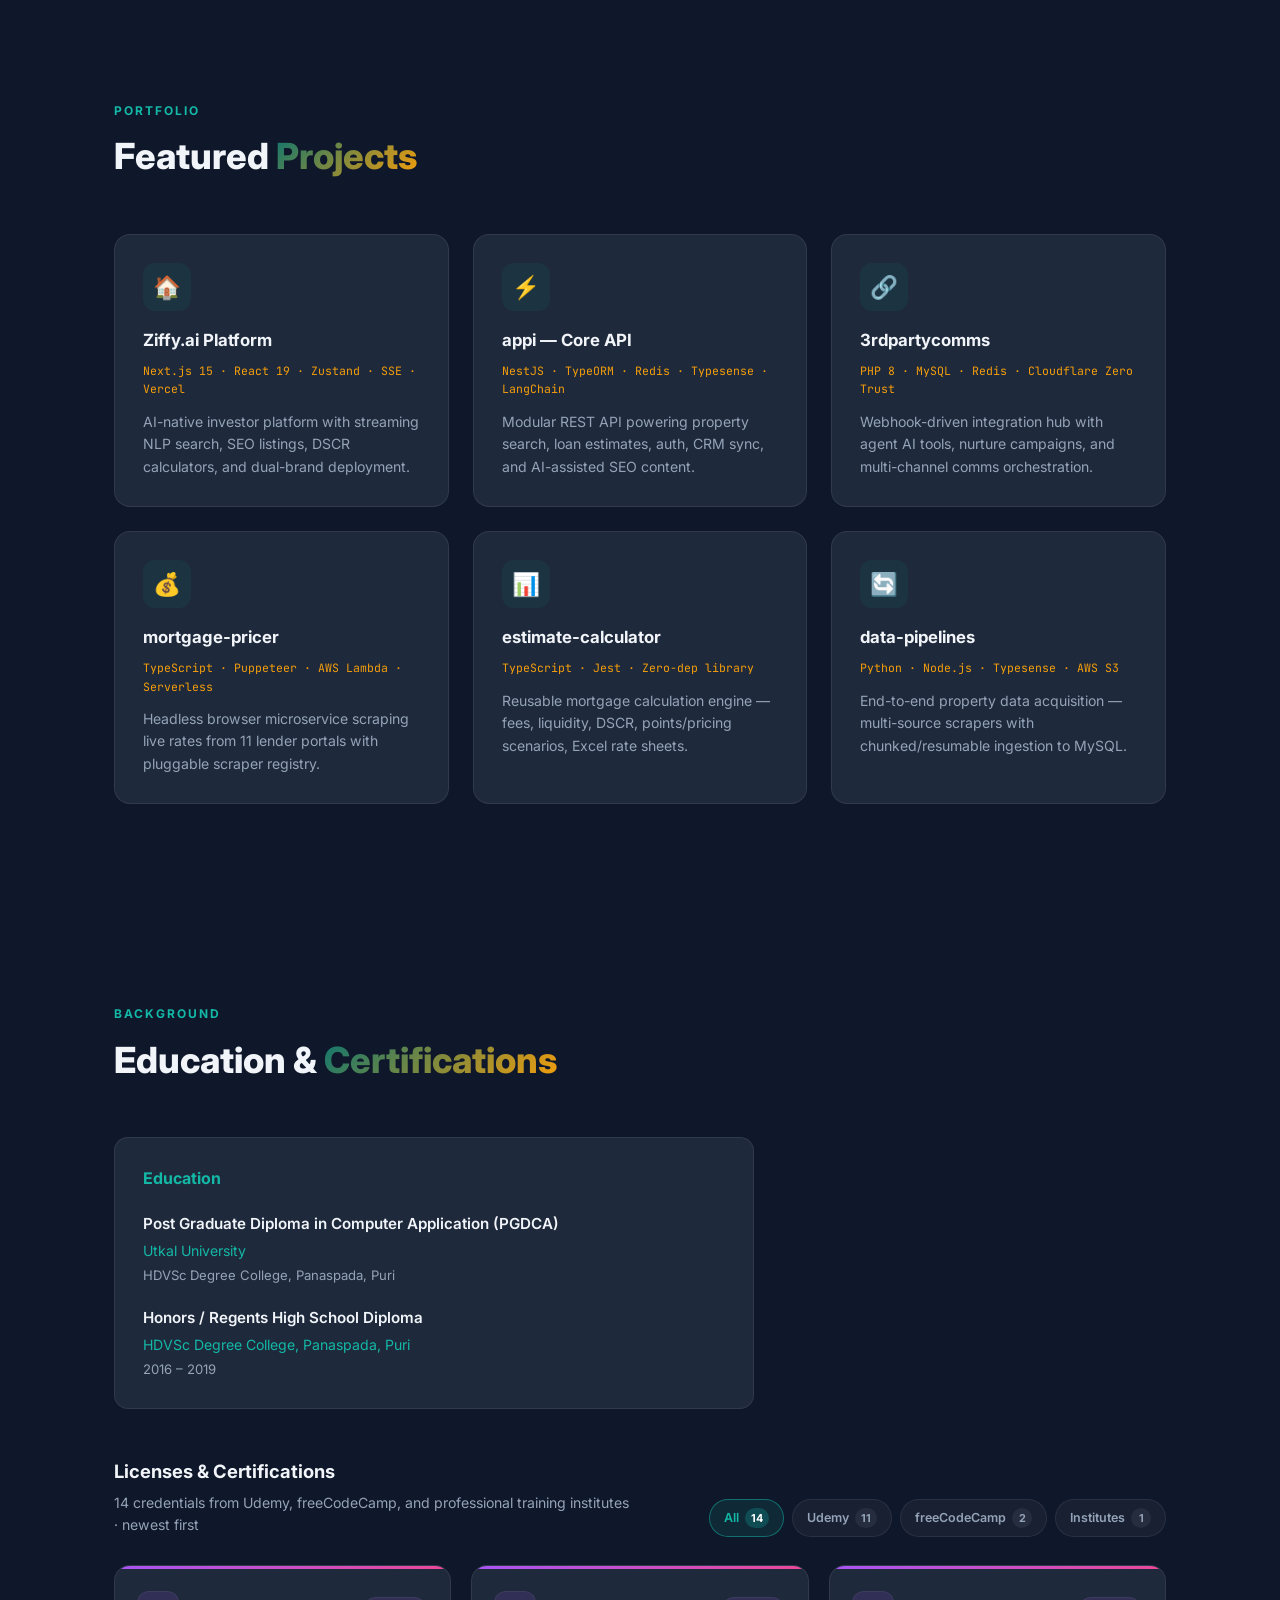
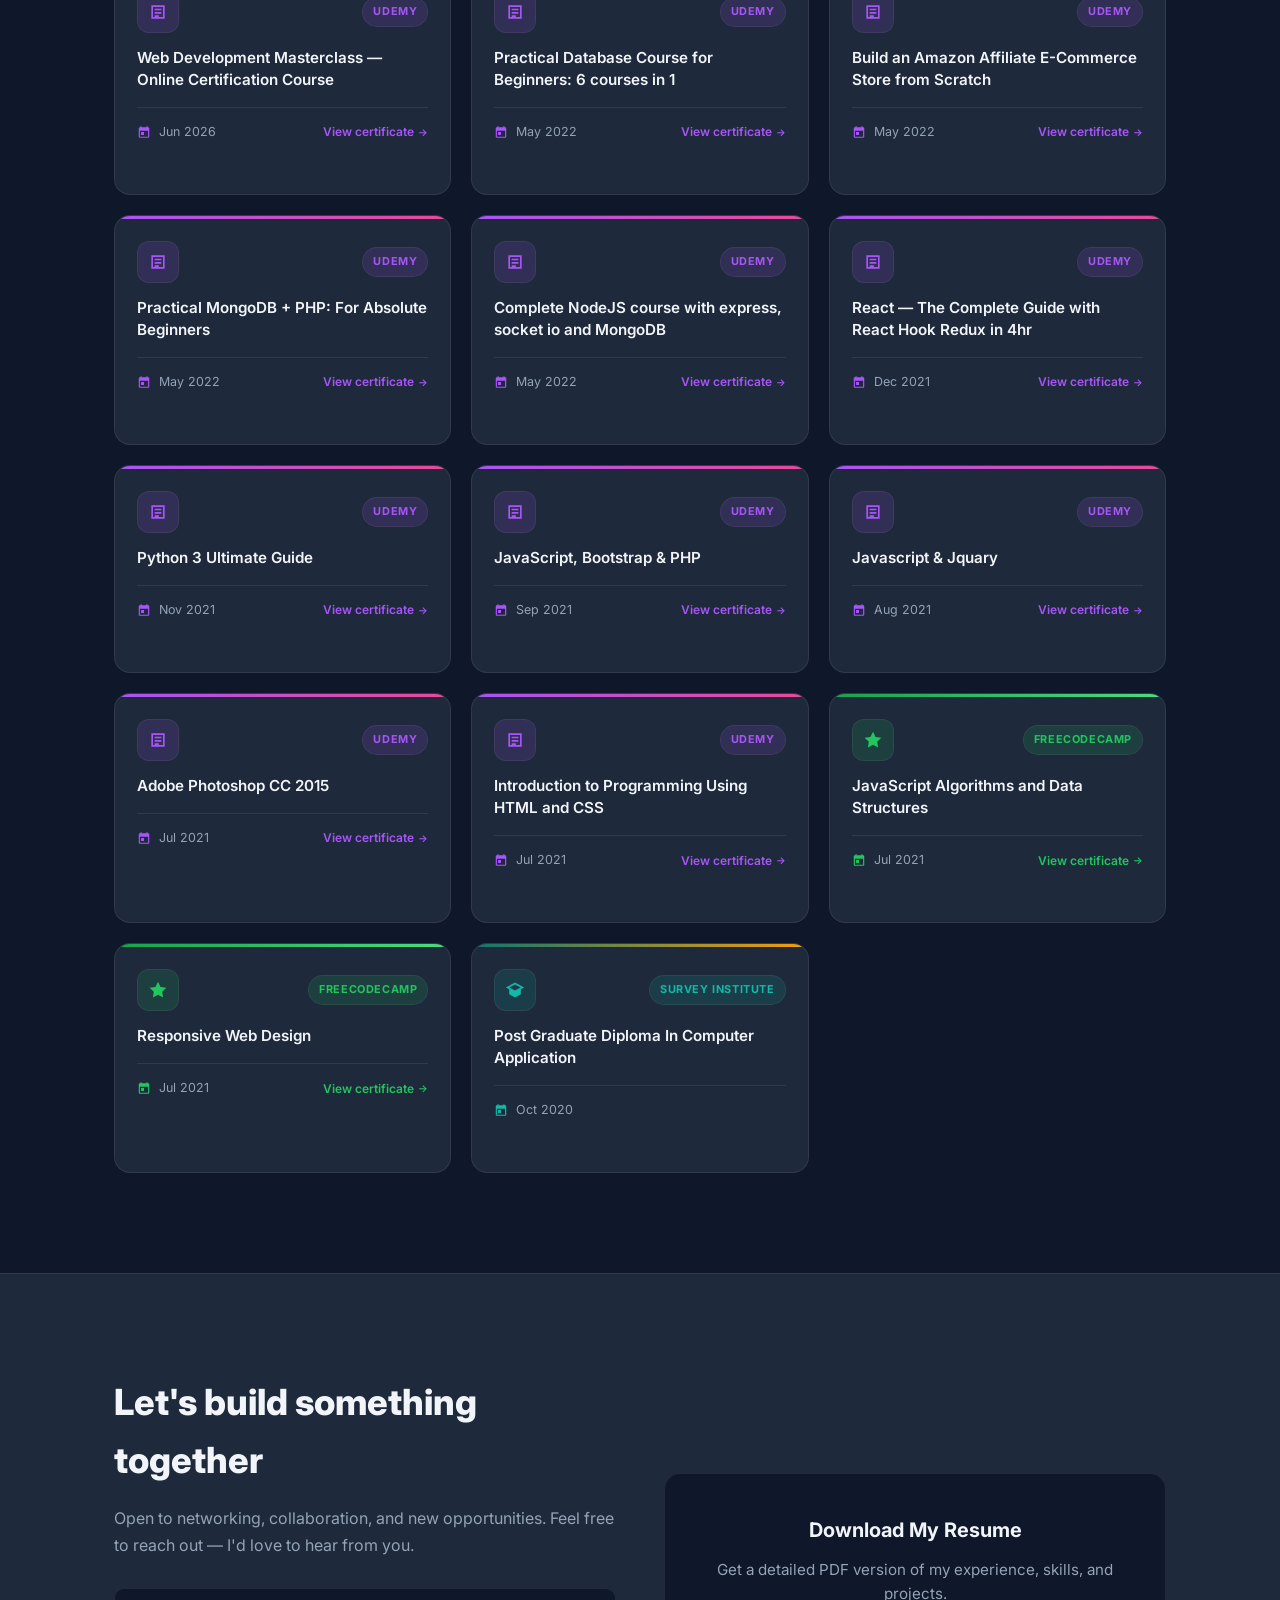
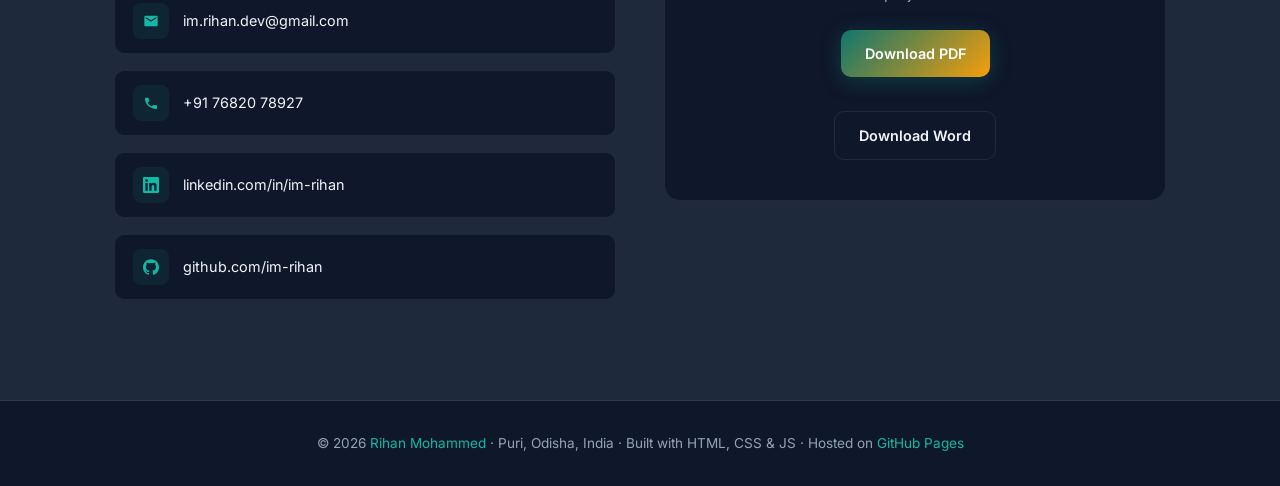
<file: docs-legacy/index.html>
<!DOCTYPE html>
<html lang="en">
<head>
  <meta charset="UTF-8" />
  <meta name="viewport" content="width=device-width, initial-scale=1.0" />
  <meta name="description" content="Rihan Mohammed — Full Stack Developer at HomeAbroad Inc. & Ziffy.ai. Building fintech and real-estate platforms with React, Next.js, NestJS, and Python." />
  <meta name="author" content="Rihan Mohammed" />
  <meta name="keywords" content="Full Stack Developer, React, Next.js, NestJS, TypeScript, Node.js, Python, Portfolio" />
  <meta property="og:title" content="Rihan Mohammed — Full Stack Developer" />
  <meta property="og:description" content="Full Stack Developer building AI-powered fintech & real-estate platforms." />
  <meta property="og:type" content="website" />
  <title>Rihan Mohammed — Full Stack Developer</title>
  <link rel="preconnect" href="https://fonts.googleapis.com" />
  <link rel="preconnect" href="https://fonts.gstatic.com" crossorigin />
  <link href="https://fonts.googleapis.com/css2?family=Inter:wght@300;400;500;600;700;800&family=JetBrains+Mono:wght@400;500&display=swap" rel="stylesheet" />
  <link rel="stylesheet" href="assets/css/style.css" />
  <link rel="icon" href="data:image/svg+xml,<svg xmlns='http://www.w3.org/2000/svg' viewBox='0 0 100 100'><text y='.9em' font-size='90'>RM</text></svg>" />
</head>
<body>

  <!-- Navigation -->
  <nav class="navbar">
    <div class="nav-inner">
      <a href="#" class="logo">RM.</a>
      <ul class="nav-links">
        <li><a href="#about">About</a></li>
        <li><a href="#skills">Skills</a></li>
        <li><a href="#experience">Experience</a></li>
        <li><a href="#projects">Projects</a></li>
        <li><a href="#education">Education</a></li>
        <li><a href="#contact" class="nav-cta">Contact</a></li>
      </ul>
      <button class="menu-toggle" aria-label="Toggle menu">☰</button>
    </div>
  </nav>

  <!-- Hero -->
  <header class="hero" id="home">
    <div class="hero-bg"></div>
    <div class="container hero-grid">
      <div class="hero-content fade-in">
        <div class="hero-badge"><span class="dot"></span> Available for opportunities</div>
        <h1>Hi, I'm <span>Rihan Mohammed</span></h1>
        <p class="hero-subtitle">Full Stack Developer · HomeAbroad Inc. | Ziffy.ai</p>
        <p class="hero-desc">
          I build production fintech & real-estate platforms — from AI-powered property search
          and NestJS APIs to data pipelines and cloud infrastructure.
        </p>
        <div class="hero-actions">
          <a href="#projects" class="btn btn-primary">View My Work</a>
          <a href="resume.pdf" target="_blank" class="btn btn-outline">Download Resume</a>
        </div>
        <div class="hero-social">
          <a href="https://github.com/im-rihan" target="_blank" rel="noopener" aria-label="GitHub">
            <svg viewBox="0 0 24 24"><path d="M12 .297c-6.63 0-12 5.373-12 12 0 5.303 3.438 9.8 8.205 11.385.6.113.82-.258.82-.577 0-.285-.01-1.04-.015-2.04-3.338.724-4.042-1.61-4.042-1.61C4.422 18.07 3.633 17.7 3.633 17.7c-1.087-.744.084-.729.084-.729 1.205.084 1.838 1.236 1.838 1.236 1.07 1.835 2.809 1.305 3.495.998.108-.776.417-1.305.76-1.605-2.665-.3-5.466-1.332-5.466-5.93 0-1.31.465-2.38 1.235-3.22-.135-.303-.54-1.523.105-3.176 0 0 1.005-.322 3.3 1.23.96-.267 1.98-.399 3-.405 1.02.006 2.04.138 3 .405 2.28-1.552 3.285-1.23 3.285-1.23.645 1.653.24 2.873.12 3.176.765.84 1.23 1.91 1.23 3.22 0 4.61-2.805 5.625-5.475 5.92.42.36.81 1.096.81 2.22 0 1.606-.015 2.896-.015 3.286 0 .315.21.69.825.57C20.565 22.092 24 17.592 24 12.297c0-6.627-5.373-12-12-12"/></svg>
          </a>
          <a href="https://linkedin.com/in/im-rihan" target="_blank" rel="noopener" aria-label="LinkedIn">
            <svg viewBox="0 0 24 24"><path d="M20.447 20.452h-3.554v-5.569c0-1.328-.027-3.037-1.852-3.037-1.853 0-2.136 1.445-2.136 2.939v5.667H9.351V9h3.414v1.561h.046c.477-.9 1.637-1.85 3.37-1.85 3.601 0 4.267 2.37 4.267 5.455v6.286zM5.337 7.433a2.062 2.062 0 01-2.063-2.065 2.064 2.064 0 114.126 0 2.063 2.063 0 01-2.063 2.065zm1.782 13.019H3.555V9h3.564v11.452zM22.225 0H1.771C.792 0 0 .774 0 1.729v20.542C0 23.227.792 24 1.771 24h20.451C23.2 24 24 23.227 24 22.271V1.729C24 .774 23.2 0 22.222 0h.003z"/></svg>
          </a>
          <a href="https://twitter.com/_im_rihan_" target="_blank" rel="noopener" aria-label="Twitter">
            <svg viewBox="0 0 24 24"><path d="M18.244 2.25h3.308l-7.227 8.26 8.502 11.24H16.17l-5.214-6.817L4.99 21.75H1.68l7.73-8.835L1.254 2.25H8.08l4.713 6.231zm-1.161 17.52h1.833L7.084 4.126H5.117z"/></svg>
          </a>
          <a href="mailto:im.rihan.dev@gmail.com" aria-label="Email">
            <svg viewBox="0 0 24 24"><path d="M20 4H4c-1.1 0-2 .9-2 2v12c0 1.1.9 2 2 2h16c1.1 0 2-.9 2-2V6c0-1.1-.9-2-2-2zm0 4-8 5-8-5V6l8 5 8-5v2z"/></svg>
          </a>
        </div>
      </div>
      <div class="hero-visual fade-in">
        <div class="code-card">
          <div class="code-header">
            <span class="code-dot red"></span>
            <span class="code-dot yellow"></span>
            <span class="code-dot green"></span>
          </div>
          <pre><span class="kw">const</span> <span class="fn">rihan</span> = {
  <span class="prop">role</span>: <span class="str">"Full Stack Developer"</span>,
  <span class="prop">company</span>: [<span class="str">"HomeAbroad Inc."</span>, <span class="str">"Ziffy.ai"</span>],
  <span class="prop">experience</span>: <span class="str">"4+ years"</span>,
  <span class="prop">stack</span>: [<span class="str">"React"</span>, <span class="str">"Next.js"</span>, <span class="str">"NestJS"</span>],
  <span class="prop">focus</span>: [<span class="str">"Fintech"</span>, <span class="str">"AI"</span>, <span class="str">"DevOps"</span>],
  <span class="fn">build</span>() {
    <span class="kw">return</span> <span class="str">"scalable solutions"</span>;
  }
};</pre>
        </div>
      </div>
    </div>
  </header>

  <!-- About -->
  <section id="about">
    <div class="container">
      <p class="section-label fade-in">About Me</p>
      <h2 class="section-title fade-in">Turning ideas into <span>scalable software</span></h2>
      <div class="about-grid">
        <div class="about-text fade-in">
          <p>
            Passionate Full Stack Developer with nearly 4 years at HomeAbroad Inc. and Ziffy.ai,
            building production fintech and real-estate platforms at scale.
          </p>
          <p>
            Skilled in JavaScript, React, Next.js, Node.js, Python, and cloud infrastructure —
            from AI-native property search and NestJS APIs to PHP webhook backends, data
            ingestion pipelines, and AWS deployments.
          </p>
          <p>
            Committed to delivering innovative, user-focused solutions through effective
            collaboration and continuous learning.
          </p>
        </div>
        <div class="about-stats fade-in">
          <div class="stat-card">
            <div class="num">4+</div>
            <div class="label">Years Experience</div>
          </div>
          <div class="stat-card">
            <div class="num">9+</div>
            <div class="label">Production Projects</div>
          </div>
          <div class="stat-card">
            <div class="num">2</div>
            <div class="label">Companies</div>
          </div>
          <div class="stat-card">
            <div class="num">60+</div>
            <div class="label">Webhooks Built</div>
          </div>
        </div>
      </div>
    </div>
  </section>

  <!-- Skills -->
  <section id="skills">
    <div class="container">
      <p class="section-label fade-in">Expertise</p>
      <h2 class="section-title fade-in">Technical <span>Skills</span></h2>
      <div class="skills-grid">
        <div class="skill-card fade-in">
          <h3>Frontend</h3>
          <div class="skill-tags">
            <span class="skill-tag">React</span><span class="skill-tag">Next.js 15</span>
            <span class="skill-tag">TypeScript</span><span class="skill-tag">JavaScript</span>
            <span class="skill-tag">Tailwind CSS</span><span class="skill-tag">Webpack</span>
            <span class="skill-tag">Zustand</span><span class="skill-tag">TanStack Query</span>
          </div>
        </div>
        <div class="skill-card fade-in">
          <h3>Backend</h3>
          <div class="skill-tags">
            <span class="skill-tag">NestJS</span><span class="skill-tag">Node.js</span>
            <span class="skill-tag">PHP 8</span><span class="skill-tag">TypeORM</span>
            <span class="skill-tag">Express</span><span class="skill-tag">REST APIs</span>
            <span class="skill-tag">BullMQ</span><span class="skill-tag">SSE Streaming</span>
          </div>
        </div>
        <div class="skill-card fade-in">
          <h3>Data & Search</h3>
          <div class="skill-tags">
            <span class="skill-tag">MySQL</span><span class="skill-tag">Redis</span>
            <span class="skill-tag">Typesense</span><span class="skill-tag">Python</span>
            <span class="skill-tag">Data Analysis</span><span class="skill-tag">Data Ingestion</span>
          </div>
        </div>
        <div class="skill-card fade-in">
          <h3>AI & Integrations</h3>
          <div class="skill-tags">
            <span class="skill-tag">LangChain</span><span class="skill-tag">OpenAI</span>
            <span class="skill-tag">Google Gemini</span><span class="skill-tag">Zoho CRM</span>
            <span class="skill-tag">Twilio</span><span class="skill-tag">SendGrid</span>
          </div>
        </div>
        <div class="skill-card fade-in">
          <h3>DevOps & Cloud</h3>
          <div class="skill-tags">
            <span class="skill-tag">CI/CD</span><span class="skill-tag">GitHub Actions</span>
            <span class="skill-tag">Docker</span><span class="skill-tag">AWS Lambda</span>
            <span class="skill-tag">Amazon EC2</span><span class="skill-tag">Vercel</span>
            <span class="skill-tag">Cloudflare</span>
          </div>
        </div>
      </div>
    </div>
  </section>

  <!-- Experience -->
  <section id="experience">
    <div class="container">
      <p class="section-label fade-in">Career</p>
      <h2 class="section-title fade-in">Work <span>Experience</span></h2>
      <div class="timeline">
        <div class="timeline-item fade-in">
          <div class="timeline-header">
            <h3>Full Stack Engineer</h3>
            <span class="timeline-meta">Jan 2025 – Present · Remote</span>
          </div>
          <div class="timeline-company">Ziffy.ai · Full-time</div>
          <p class="timeline-subtitle">AI-native real estate investment platform — ziffy.ai</p>
          <ul>
            <li>Architected <strong>Next.js 15 / React 19</strong> frontend with dual-brand support, deployed on Vercel with ISR and BunnyCDN sitemaps.</li>
            <li>Built <strong>AI property search</strong> with SSE streaming, Zustand state sync, and Typesense full-text search.</li>
            <li>Delivered SEO programmatic listings, DSCR calculators, and mortgage pre-approval portal with document uploads.</li>
            <li>Integrated GA4, Google Ads, Facebook Pixel, LogRocket, and Fingerprint.js fraud detection.</li>
          </ul>
        </div>
        <div class="timeline-item fade-in">
          <div class="timeline-header">
            <h3>Full Stack Developer</h3>
            <span class="timeline-meta">Apr 2022 – Present · Remote</span>
          </div>
          <div class="timeline-company">HomeAbroad Inc. · Full-time</div>
          <p class="timeline-subtitle">Fintech/real-estate platform — full-stack application development</p>
          <ul>
            <li>Built core <strong>NestJS REST API</strong> — auth, property search, loan estimates, CRM sync, LangChain AI with TypeORM/MySQL and BullMQ.</li>
            <li>Developed <strong>React multi-app frontend</strong> with Webpack/Tailwind — agent dashboard, property maps, loan calculators.</li>
            <li>Owned <strong>PHP integration backend</strong> — 60+ webhooks, 40+ cron jobs, 12+ internal AI agent tools.</li>
            <li>Shipped <strong>AWS Lambda mortgage pricer</strong> with Puppeteer scrapers for 11 lender portals.</li>
            <li>Built <strong>Python/Node.js data pipelines</strong> and led AWS → Hetzner zero-downtime migration.</li>
          </ul>
        </div>
      </div>
    </div>
  </section>

  <!-- Projects -->
  <section id="projects">
    <div class="container">
      <p class="section-label fade-in">Portfolio</p>
      <h2 class="section-title fade-in">Featured <span>Projects</span></h2>
      <div class="projects-grid">
        <article class="project-card fade-in">
          <div class="project-icon">🏠</div>
          <h3>Ziffy.ai Platform</h3>
          <div class="project-stack">Next.js 15 · React 19 · Zustand · SSE · Vercel</div>
          <p>AI-native investor platform with streaming NLP search, SEO listings, DSCR calculators, and dual-brand deployment.</p>
        </article>
        <article class="project-card fade-in">
          <div class="project-icon">⚡</div>
          <h3>appi — Core API</h3>
          <div class="project-stack">NestJS · TypeORM · Redis · Typesense · LangChain</div>
          <p>Modular REST API powering property search, loan estimates, auth, CRM sync, and AI-assisted SEO content.</p>
        </article>
        <article class="project-card fade-in">
          <div class="project-icon">🔗</div>
          <h3>3rdpartycomms</h3>
          <div class="project-stack">PHP 8 · MySQL · Redis · Cloudflare Zero Trust</div>
          <p>Webhook-driven integration hub with agent AI tools, nurture campaigns, and multi-channel comms orchestration.</p>
        </article>
        <article class="project-card fade-in">
          <div class="project-icon">💰</div>
          <h3>mortgage-pricer</h3>
          <div class="project-stack">TypeScript · Puppeteer · AWS Lambda · Serverless</div>
          <p>Headless browser microservice scraping live rates from 11 lender portals with pluggable scraper registry.</p>
        </article>
        <article class="project-card fade-in">
          <div class="project-icon">📊</div>
          <h3>estimate-calculator</h3>
          <div class="project-stack">TypeScript · Jest · Zero-dep library</div>
          <p>Reusable mortgage calculation engine — fees, liquidity, DSCR, points/pricing scenarios, Excel rate sheets.</p>
        </article>
        <article class="project-card fade-in">
          <div class="project-icon">🔄</div>
          <h3>data-pipelines</h3>
          <div class="project-stack">Python · Node.js · Typesense · AWS S3</div>
          <p>End-to-end property data acquisition — multi-source scrapers with chunked/resumable ingestion to MySQL.</p>
        </article>
      </div>
    </div>
  </section>

  <!-- Education -->
  <section id="education">
    <div class="container">
      <p class="section-label fade-in">Background</p>
      <h2 class="section-title fade-in">Education & <span>Certifications</span></h2>
      <div class="edu-card fade-in edu-card--standalone">
        <h3>Education</h3>
        <div class="edu-item">
          <div class="degree">Post Graduate Diploma in Computer Application (PGDCA)</div>
          <div class="school">Utkal University</div>
          <div class="year edu-campus">HDVSc Degree College, Panaspada, Puri</div>
        </div>
        <div class="edu-item">
          <div class="degree">Honors / Regents High School Diploma</div>
          <div class="school">HDVSc Degree College, Panaspada, Puri</div>
          <div class="year">2016 – 2019</div>
        </div>
      </div>

      <div class="certs-block fade-in">
        <div class="certs-block-header">
          <div>
            <h3 class="certs-title">Licenses & Certifications</h3>
            <p class="certs-subtitle">14 credentials from Udemy, freeCodeCamp, and professional training institutes · newest first</p>
          </div>
          <div class="cert-filters" role="tablist" aria-label="Filter certifications">
            <button type="button" class="cert-filter active" data-filter="all">All <span>14</span></button>
            <button type="button" class="cert-filter" data-filter="udemy">Udemy <span>11</span></button>
            <button type="button" class="cert-filter" data-filter="fcc">freeCodeCamp <span>2</span></button>
            <button type="button" class="cert-filter" data-filter="institute">Institutes <span>1</span></button>
          </div>
        </div>

        <div class="cert-grid">
<a href="https://www.udemy.com/certificate/UC-8533cbd5-6435-4be7-a9bc-cfd3012fc79e" class="cert-card cert-card--linked" data-issuer="udemy" data-date="2026-06" style="--i: 1" target="_blank" rel="noopener noreferrer" aria-label="View certificate: Web Development Masterclass — Online Certification Course">
            <div class="cert-card-accent"></div>
            <div class="cert-card-inner">
              <div class="cert-card-header">
                <div class="cert-icon" aria-hidden="true">
                  <svg viewBox="0 0 24 24"><path d="M4 4h16v16H4V4zm2 2v12h12V6H6zm2 2h8v2H8V8zm0 4h8v2H8v-2zm0 4h5v2H8v-2z"/></svg>
                </div>
                <span class="cert-issuer">Udemy</span>
              </div>
              <h4 class="cert-title">Web Development Masterclass — Online Certification Course</h4>
              <footer class="cert-footer">
                <span class="cert-date-wrap"><svg viewBox="0 0 24 24" aria-hidden="true"><path d="M19 4h-1V2h-2v2H8V2H6v2H5c-1.1 0-2 .9-2 2v14c0 1.1.9 2 2 2h14c1.1 0 2-.9 2-2V6c0-1.1-.9-2-2-2zm0 16H5V10h14v10zM7 12h5v5H7z"/></svg><time datetime="2026-06">Jun 2026</time></span>
                <span class="cert-link">View certificate</span>
              </footer>
            </div>
</a>
<a href="https://www.udemy.com/certificate/UC-da0e2766-ade6-4cb1-bcec-c4c5bd43f8d2" class="cert-card cert-card--linked" data-issuer="udemy" data-date="2022-05" style="--i: 2" target="_blank" rel="noopener noreferrer" aria-label="View certificate: Practical Database Course for Beginners: 6 courses in 1">
            <div class="cert-card-accent"></div>
            <div class="cert-card-inner">
              <div class="cert-card-header">
                <div class="cert-icon" aria-hidden="true">
                  <svg viewBox="0 0 24 24"><path d="M4 4h16v16H4V4zm2 2v12h12V6H6zm2 2h8v2H8V8zm0 4h8v2H8v-2zm0 4h5v2H8v-2z"/></svg>
                </div>
                <span class="cert-issuer">Udemy</span>
              </div>
              <h4 class="cert-title">Practical Database Course for Beginners: 6 courses in 1</h4>
              <footer class="cert-footer">
                <span class="cert-date-wrap"><svg viewBox="0 0 24 24" aria-hidden="true"><path d="M19 4h-1V2h-2v2H8V2H6v2H5c-1.1 0-2 .9-2 2v14c0 1.1.9 2 2 2h14c1.1 0 2-.9 2-2V6c0-1.1-.9-2-2-2zm0 16H5V10h14v10zM7 12h5v5H7z"/></svg><time datetime="2022-05">May 2022</time></span>
                <span class="cert-link">View certificate</span>
              </footer>
            </div>
</a>
<a href="https://www.udemy.com/certificate/UC-ba7fccd0-136f-45e1-87e2-39633d2dfb6b" class="cert-card cert-card--linked" data-issuer="udemy" data-date="2022-05" style="--i: 3" target="_blank" rel="noopener noreferrer" aria-label="View certificate: Build an Amazon Affiliate E-Commerce Store from Scratch">
            <div class="cert-card-accent"></div>
            <div class="cert-card-inner">
              <div class="cert-card-header">
                <div class="cert-icon" aria-hidden="true">
                  <svg viewBox="0 0 24 24"><path d="M4 4h16v16H4V4zm2 2v12h12V6H6zm2 2h8v2H8V8zm0 4h8v2H8v-2zm0 4h5v2H8v-2z"/></svg>
                </div>
                <span class="cert-issuer">Udemy</span>
              </div>
              <h4 class="cert-title">Build an Amazon Affiliate E-Commerce Store from Scratch</h4>
              <footer class="cert-footer">
                <span class="cert-date-wrap"><svg viewBox="0 0 24 24" aria-hidden="true"><path d="M19 4h-1V2h-2v2H8V2H6v2H5c-1.1 0-2 .9-2 2v14c0 1.1.9 2 2 2h14c1.1 0 2-.9 2-2V6c0-1.1-.9-2-2-2zm0 16H5V10h14v10zM7 12h5v5H7z"/></svg><time datetime="2022-05">May 2022</time></span>
                <span class="cert-link">View certificate</span>
              </footer>
            </div>
</a>
<a href="https://www.udemy.com/certificate/UC-cef5a378-4e31-4b4c-8bdf-77d9e0e50b65" class="cert-card cert-card--linked" data-issuer="udemy" data-date="2022-05" style="--i: 4" target="_blank" rel="noopener noreferrer" aria-label="View certificate: Practical MongoDB + PHP: For Absolute Beginners">
            <div class="cert-card-accent"></div>
            <div class="cert-card-inner">
              <div class="cert-card-header">
                <div class="cert-icon" aria-hidden="true">
                  <svg viewBox="0 0 24 24"><path d="M4 4h16v16H4V4zm2 2v12h12V6H6zm2 2h8v2H8V8zm0 4h8v2H8v-2zm0 4h5v2H8v-2z"/></svg>
                </div>
                <span class="cert-issuer">Udemy</span>
              </div>
              <h4 class="cert-title">Practical MongoDB + PHP: For Absolute Beginners</h4>
              <footer class="cert-footer">
                <span class="cert-date-wrap"><svg viewBox="0 0 24 24" aria-hidden="true"><path d="M19 4h-1V2h-2v2H8V2H6v2H5c-1.1 0-2 .9-2 2v14c0 1.1.9 2 2 2h14c1.1 0 2-.9 2-2V6c0-1.1-.9-2-2-2zm0 16H5V10h14v10zM7 12h5v5H7z"/></svg><time datetime="2022-05">May 2022</time></span>
                <span class="cert-link">View certificate</span>
              </footer>
            </div>
</a>
<a href="https://www.udemy.com/certificate/UC-527dcd6c-6385-4c7d-aeef-410ba2ba4c6f" class="cert-card cert-card--linked" data-issuer="udemy" data-date="2022-05" style="--i: 5" target="_blank" rel="noopener noreferrer" aria-label="View certificate: Complete NodeJS course with express, socket io and MongoDB">
            <div class="cert-card-accent"></div>
            <div class="cert-card-inner">
              <div class="cert-card-header">
                <div class="cert-icon" aria-hidden="true">
                  <svg viewBox="0 0 24 24"><path d="M4 4h16v16H4V4zm2 2v12h12V6H6zm2 2h8v2H8V8zm0 4h8v2H8v-2zm0 4h5v2H8v-2z"/></svg>
                </div>
                <span class="cert-issuer">Udemy</span>
              </div>
              <h4 class="cert-title">Complete NodeJS course with express, socket io and MongoDB</h4>
              <footer class="cert-footer">
                <span class="cert-date-wrap"><svg viewBox="0 0 24 24" aria-hidden="true"><path d="M19 4h-1V2h-2v2H8V2H6v2H5c-1.1 0-2 .9-2 2v14c0 1.1.9 2 2 2h14c1.1 0 2-.9 2-2V6c0-1.1-.9-2-2-2zm0 16H5V10h14v10zM7 12h5v5H7z"/></svg><time datetime="2022-05">May 2022</time></span>
                <span class="cert-link">View certificate</span>
              </footer>
            </div>
</a>
<a href="https://www.udemy.com/certificate/UC-2b018502-800e-410d-a826-a97f080aa88b" class="cert-card cert-card--linked" data-issuer="udemy" data-date="2021-12" style="--i: 6" target="_blank" rel="noopener noreferrer" aria-label="View certificate: React — The Complete Guide with React Hook Redux in 4hr">
            <div class="cert-card-accent"></div>
            <div class="cert-card-inner">
              <div class="cert-card-header">
                <div class="cert-icon" aria-hidden="true">
                  <svg viewBox="0 0 24 24"><path d="M4 4h16v16H4V4zm2 2v12h12V6H6zm2 2h8v2H8V8zm0 4h8v2H8v-2zm0 4h5v2H8v-2z"/></svg>
                </div>
                <span class="cert-issuer">Udemy</span>
              </div>
              <h4 class="cert-title">React — The Complete Guide with React Hook Redux in 4hr</h4>
              <footer class="cert-footer">
                <span class="cert-date-wrap"><svg viewBox="0 0 24 24" aria-hidden="true"><path d="M19 4h-1V2h-2v2H8V2H6v2H5c-1.1 0-2 .9-2 2v14c0 1.1.9 2 2 2h14c1.1 0 2-.9 2-2V6c0-1.1-.9-2-2-2zm0 16H5V10h14v10zM7 12h5v5H7z"/></svg><time datetime="2021-12">Dec 2021</time></span>
                <span class="cert-link">View certificate</span>
              </footer>
            </div>
</a>
<a href="https://www.udemy.com/certificate/UC-b2ca7ac9-93b9-43c0-8a08-4f60bebdbf8c" class="cert-card cert-card--linked" data-issuer="udemy" data-date="2021-11" style="--i: 7" target="_blank" rel="noopener noreferrer" aria-label="View certificate: Python 3 Ultimate Guide">
            <div class="cert-card-accent"></div>
            <div class="cert-card-inner">
              <div class="cert-card-header">
                <div class="cert-icon" aria-hidden="true">
                  <svg viewBox="0 0 24 24"><path d="M4 4h16v16H4V4zm2 2v12h12V6H6zm2 2h8v2H8V8zm0 4h8v2H8v-2zm0 4h5v2H8v-2z"/></svg>
                </div>
                <span class="cert-issuer">Udemy</span>
              </div>
              <h4 class="cert-title">Python 3 Ultimate Guide</h4>
              <footer class="cert-footer">
                <span class="cert-date-wrap"><svg viewBox="0 0 24 24" aria-hidden="true"><path d="M19 4h-1V2h-2v2H8V2H6v2H5c-1.1 0-2 .9-2 2v14c0 1.1.9 2 2 2h14c1.1 0 2-.9 2-2V6c0-1.1-.9-2-2-2zm0 16H5V10h14v10zM7 12h5v5H7z"/></svg><time datetime="2021-11">Nov 2021</time></span>
                <span class="cert-link">View certificate</span>
              </footer>
            </div>
</a>
<a href="https://www.udemy.com/certificate/UC-352075eb-9b2b-4d95-b553-f8c3e68eeb55" class="cert-card cert-card--linked" data-issuer="udemy" data-date="2021-09" style="--i: 8" target="_blank" rel="noopener noreferrer" aria-label="View certificate: JavaScript, Bootstrap & PHP">
            <div class="cert-card-accent"></div>
            <div class="cert-card-inner">
              <div class="cert-card-header">
                <div class="cert-icon" aria-hidden="true">
                  <svg viewBox="0 0 24 24"><path d="M4 4h16v16H4V4zm2 2v12h12V6H6zm2 2h8v2H8V8zm0 4h8v2H8v-2zm0 4h5v2H8v-2z"/></svg>
                </div>
                <span class="cert-issuer">Udemy</span>
              </div>
              <h4 class="cert-title">JavaScript, Bootstrap &amp; PHP</h4>
              <footer class="cert-footer">
                <span class="cert-date-wrap"><svg viewBox="0 0 24 24" aria-hidden="true"><path d="M19 4h-1V2h-2v2H8V2H6v2H5c-1.1 0-2 .9-2 2v14c0 1.1.9 2 2 2h14c1.1 0 2-.9 2-2V6c0-1.1-.9-2-2-2zm0 16H5V10h14v10zM7 12h5v5H7z"/></svg><time datetime="2021-09">Sep 2021</time></span>
                <span class="cert-link">View certificate</span>
              </footer>
            </div>
</a>
<a href="https://www.udemy.com/certificate/UC-f3d6434c-c648-419a-b412-36f9be1e0f3e" class="cert-card cert-card--linked" data-issuer="udemy" data-date="2021-08" style="--i: 9" target="_blank" rel="noopener noreferrer" aria-label="View certificate: Javascript & Jquary">
            <div class="cert-card-accent"></div>
            <div class="cert-card-inner">
              <div class="cert-card-header">
                <div class="cert-icon" aria-hidden="true">
                  <svg viewBox="0 0 24 24"><path d="M4 4h16v16H4V4zm2 2v12h12V6H6zm2 2h8v2H8V8zm0 4h8v2H8v-2zm0 4h5v2H8v-2z"/></svg>
                </div>
                <span class="cert-issuer">Udemy</span>
              </div>
              <h4 class="cert-title">Javascript &amp; Jquary</h4>
              <footer class="cert-footer">
                <span class="cert-date-wrap"><svg viewBox="0 0 24 24" aria-hidden="true"><path d="M19 4h-1V2h-2v2H8V2H6v2H5c-1.1 0-2 .9-2 2v14c0 1.1.9 2 2 2h14c1.1 0 2-.9 2-2V6c0-1.1-.9-2-2-2zm0 16H5V10h14v10zM7 12h5v5H7z"/></svg><time datetime="2021-08">Aug 2021</time></span>
                <span class="cert-link">View certificate</span>
              </footer>
            </div>
</a>
<a href="https://www.udemy.com/certificate/UC-927d0367-3a42-46a3-b274-8fad2f4de612" class="cert-card cert-card--linked" data-issuer="udemy" data-date="2021-07" style="--i: 10" target="_blank" rel="noopener noreferrer" aria-label="View certificate: Adobe Photoshop CC 2015">
            <div class="cert-card-accent"></div>
            <div class="cert-card-inner">
              <div class="cert-card-header">
                <div class="cert-icon" aria-hidden="true">
                  <svg viewBox="0 0 24 24"><path d="M4 4h16v16H4V4zm2 2v12h12V6H6zm2 2h8v2H8V8zm0 4h8v2H8v-2zm0 4h5v2H8v-2z"/></svg>
                </div>
                <span class="cert-issuer">Udemy</span>
              </div>
              <h4 class="cert-title">Adobe Photoshop CC 2015</h4>
              <footer class="cert-footer">
                <span class="cert-date-wrap"><svg viewBox="0 0 24 24" aria-hidden="true"><path d="M19 4h-1V2h-2v2H8V2H6v2H5c-1.1 0-2 .9-2 2v14c0 1.1.9 2 2 2h14c1.1 0 2-.9 2-2V6c0-1.1-.9-2-2-2zm0 16H5V10h14v10zM7 12h5v5H7z"/></svg><time datetime="2021-07">Jul 2021</time></span>
                <span class="cert-link">View certificate</span>
              </footer>
            </div>
</a>
<a href="https://www.udemy.com/certificate/UC-690f8445-4e48-4b40-a156-c44868f4529e" class="cert-card cert-card--linked" data-issuer="udemy" data-date="2021-07" style="--i: 11" target="_blank" rel="noopener noreferrer" aria-label="View certificate: Introduction to Programming Using HTML and CSS">
            <div class="cert-card-accent"></div>
            <div class="cert-card-inner">
              <div class="cert-card-header">
                <div class="cert-icon" aria-hidden="true">
                  <svg viewBox="0 0 24 24"><path d="M4 4h16v16H4V4zm2 2v12h12V6H6zm2 2h8v2H8V8zm0 4h8v2H8v-2zm0 4h5v2H8v-2z"/></svg>
                </div>
                <span class="cert-issuer">Udemy</span>
              </div>
              <h4 class="cert-title">Introduction to Programming Using HTML and CSS</h4>
              <footer class="cert-footer">
                <span class="cert-date-wrap"><svg viewBox="0 0 24 24" aria-hidden="true"><path d="M19 4h-1V2h-2v2H8V2H6v2H5c-1.1 0-2 .9-2 2v14c0 1.1.9 2 2 2h14c1.1 0 2-.9 2-2V6c0-1.1-.9-2-2-2zm0 16H5V10h14v10zM7 12h5v5H7z"/></svg><time datetime="2021-07">Jul 2021</time></span>
                <span class="cert-link">View certificate</span>
              </footer>
            </div>
</a>
<a href="https://www.freecodecamp.org/certification/rihanmohammed26/javascript-algorithms-and-data-structures" class="cert-card cert-card--linked" data-issuer="fcc" data-date="2021-07" style="--i: 12" target="_blank" rel="noopener noreferrer" aria-label="View certificate: JavaScript Algorithms and Data Structures">
            <div class="cert-card-accent"></div>
            <div class="cert-card-inner">
              <div class="cert-card-header">
                <div class="cert-icon" aria-hidden="true">
                  <svg viewBox="0 0 24 24"><path d="M12 2l3.09 6.26L22 9.27l-5 4.87 1.18 6.88L12 17.77l-6.18 3.25L7 14.14 2 9.27l6.91-1.01L12 2z"/></svg>
                </div>
                <span class="cert-issuer">freeCodeCamp</span>
              </div>
              <h4 class="cert-title">JavaScript Algorithms and Data Structures</h4>
              <footer class="cert-footer">
                <span class="cert-date-wrap"><svg viewBox="0 0 24 24" aria-hidden="true"><path d="M19 4h-1V2h-2v2H8V2H6v2H5c-1.1 0-2 .9-2 2v14c0 1.1.9 2 2 2h14c1.1 0 2-.9 2-2V6c0-1.1-.9-2-2-2zm0 16H5V10h14v10zM7 12h5v5H7z"/></svg><time datetime="2021-07">Jul 2021</time></span>
                <span class="cert-link">View certificate</span>
              </footer>
            </div>
</a>
<a href="https://www.freecodecamp.org/certification/rihanmohammed26/responsive-web-design" class="cert-card cert-card--linked" data-issuer="fcc" data-date="2021-07" style="--i: 13" target="_blank" rel="noopener noreferrer" aria-label="View certificate: Responsive Web Design">
            <div class="cert-card-accent"></div>
            <div class="cert-card-inner">
              <div class="cert-card-header">
                <div class="cert-icon" aria-hidden="true">
                  <svg viewBox="0 0 24 24"><path d="M12 2l3.09 6.26L22 9.27l-5 4.87 1.18 6.88L12 17.77l-6.18 3.25L7 14.14 2 9.27l6.91-1.01L12 2z"/></svg>
                </div>
                <span class="cert-issuer">freeCodeCamp</span>
              </div>
              <h4 class="cert-title">Responsive Web Design</h4>
              <footer class="cert-footer">
                <span class="cert-date-wrap"><svg viewBox="0 0 24 24" aria-hidden="true"><path d="M19 4h-1V2h-2v2H8V2H6v2H5c-1.1 0-2 .9-2 2v14c0 1.1.9 2 2 2h14c1.1 0 2-.9 2-2V6c0-1.1-.9-2-2-2zm0 16H5V10h14v10zM7 12h5v5H7z"/></svg><time datetime="2021-07">Jul 2021</time></span>
                <span class="cert-link">View certificate</span>
              </footer>
            </div>
</a>
<article class="cert-card cert-card--static" data-issuer="institute" data-date="2020-10" style="--i: 14">
            <div class="cert-card-accent"></div>
            <div class="cert-card-inner">
              <div class="cert-card-header">
                <div class="cert-icon" aria-hidden="true">
                  <svg viewBox="0 0 24 24"><path d="M12 3L1 9l4 2.18v6L12 21l7-3.82v-6L23 9 12 3zm6.82 6L12 12.72 5.18 9 12 5.28 18.82 9zM7 10.09v4.32L12 17.5l5-3.09v-4.32L12 13.28 7 10.09z"/></svg>
                </div>
                <span class="cert-issuer">Survey Institute</span>
              </div>
              <h4 class="cert-title">Post Graduate Diploma In Computer Application</h4>
              <footer class="cert-footer cert-footer--solo">
                <span class="cert-date-wrap"><svg viewBox="0 0 24 24" aria-hidden="true"><path d="M19 4h-1V2h-2v2H8V2H6v2H5c-1.1 0-2 .9-2 2v14c0 1.1.9 2 2 2h14c1.1 0 2-.9 2-2V6c0-1.1-.9-2-2-2zm0 16H5V10h14v10zM7 12h5v5H7z"/></svg><time datetime="2020-10">Oct 2020</time></span>
                
              </footer>
            </div>
</article>
        </div>        </div>
      </div>
    </div>
  </section>

  <!-- Contact -->
  <section id="contact" class="contact-section">
    <div class="container contact-grid">
      <div class="contact-info fade-in">
        <h2>Let's build something together</h2>
        <p>
          Open to networking, collaboration, and new opportunities.
          Feel free to reach out — I'd love to hear from you.
        </p>
        <div class="contact-links">
          <a href="mailto:im.rihan.dev@gmail.com" class="contact-link">
            <span class="icon-wrap">
              <svg viewBox="0 0 24 24"><path d="M20 4H4c-1.1 0-2 .9-2 2v12c0 1.1.9 2 2 2h16c1.1 0 2-.9 2-2V6c0-1.1-.9-2-2-2zm0 4-8 5-8-5V6l8 5 8-5v2z"/></svg>
            </span>
            im.rihan.dev@gmail.com
          </a>
          <a href="tel:+917682078927" class="contact-link">
            <span class="icon-wrap">
              <svg viewBox="0 0 24 24"><path d="M6.62 10.79a15.05 15.05 0 006.59 6.59l2.2-2.2a1 1 0 011.01-.24c1.12.37 2.33.57 3.58.57a1 1 0 011 1V20a1 1 0 01-1 1C10.07 21 3 13.93 3 5a1 1 0 011-1h3.5a1 1 0 011 1c0 1.25.2 2.46.57 3.58a1 1 0 01-.25 1.01l-2.2 2.2z"/></svg>
            </span>
            +91 76820 78927
          </a>
          <a href="https://linkedin.com/in/im-rihan" target="_blank" rel="noopener" class="contact-link">
            <span class="icon-wrap">
              <svg viewBox="0 0 24 24"><path d="M20.447 20.452h-3.554v-5.569c0-1.328-.027-3.037-1.852-3.037-1.853 0-2.136 1.445-2.136 2.939v5.667H9.351V9h3.414v1.561h.046c.477-.9 1.637-1.85 3.37-1.85 3.601 0 4.267 2.37 4.267 5.455v6.286zM5.337 7.433a2.062 2.062 0 01-2.063-2.065 2.064 2.064 0 114.126 0 2.063 2.063 0 01-2.063 2.065zm1.782 13.019H3.555V9h3.564v11.452zM22.225 0H1.771C.792 0 0 .774 0 1.729v20.542C0 23.227.792 24 1.771 24h20.451C23.2 24 24 23.227 24 22.271V1.729C24 .774 23.2 0 22.222 0h.003z"/></svg>
            </span>
            linkedin.com/in/im-rihan
          </a>
          <a href="https://github.com/im-rihan" target="_blank" rel="noopener" class="contact-link">
            <span class="icon-wrap">
              <svg viewBox="0 0 24 24"><path d="M12 .297c-6.63 0-12 5.373-12 12 0 5.303 3.438 9.8 8.205 11.385.6.113.82-.258.82-.577 0-.285-.01-1.04-.015-2.04-3.338.724-4.042-1.61-4.042-1.61C4.422 18.07 3.633 17.7 3.633 17.7c-1.087-.744.084-.729.084-.729 1.205.084 1.838 1.236 1.838 1.236 1.07 1.835 2.809 1.305 3.495.998.108-.776.417-1.305.76-1.605-2.665-.3-5.466-1.332-5.466-5.93 0-1.31.465-2.38 1.235-3.22-.135-.303-.54-1.523.105-3.176 0 0 1.005-.322 3.3 1.23.96-.267 1.98-.399 3-.405 1.02.006 2.04.138 3 .405 2.28-1.552 3.285-1.23 3.285-1.23.645 1.653.24 2.873.12 3.176.765.84 1.23 1.91 1.23 3.22 0 4.61-2.805 5.625-5.475 5.92.42.36.81 1.096.81 2.22 0 1.606-.015 2.896-.015 3.286 0 .315.21.69.825.57C20.565 22.092 24 17.592 24 12.297c0-6.627-5.373-12-12-12"/></svg>
            </span>
            github.com/im-rihan
          </a>
        </div>
      </div>
      <div class="contact-cta-box fade-in">
        <h3>Download My Resume</h3>
        <p>Get a detailed PDF version of my experience, skills, and projects.</p>
        <a href="resume.pdf" target="_blank" class="btn btn-primary">Download PDF</a>
        <br /><br />
        <a href="resume.docx" class="btn btn-outline" style="margin-top:8px;">Download Word</a>
      </div>
    </div>
  </section>

  <!-- Footer -->
  <footer>
    <div class="container">
      <p>
        &copy; <span id="year"></span> <a href="#">Rihan Mohammed</a> · Puri, Odisha, India
        · Built with HTML, CSS &amp; JS · Hosted on <a href="https://pages.github.com" target="_blank" rel="noopener">GitHub Pages</a>
      </p>
    </div>
  </footer>

  <script src="assets/js/main.js"></script>
</body>
</html>
</file>
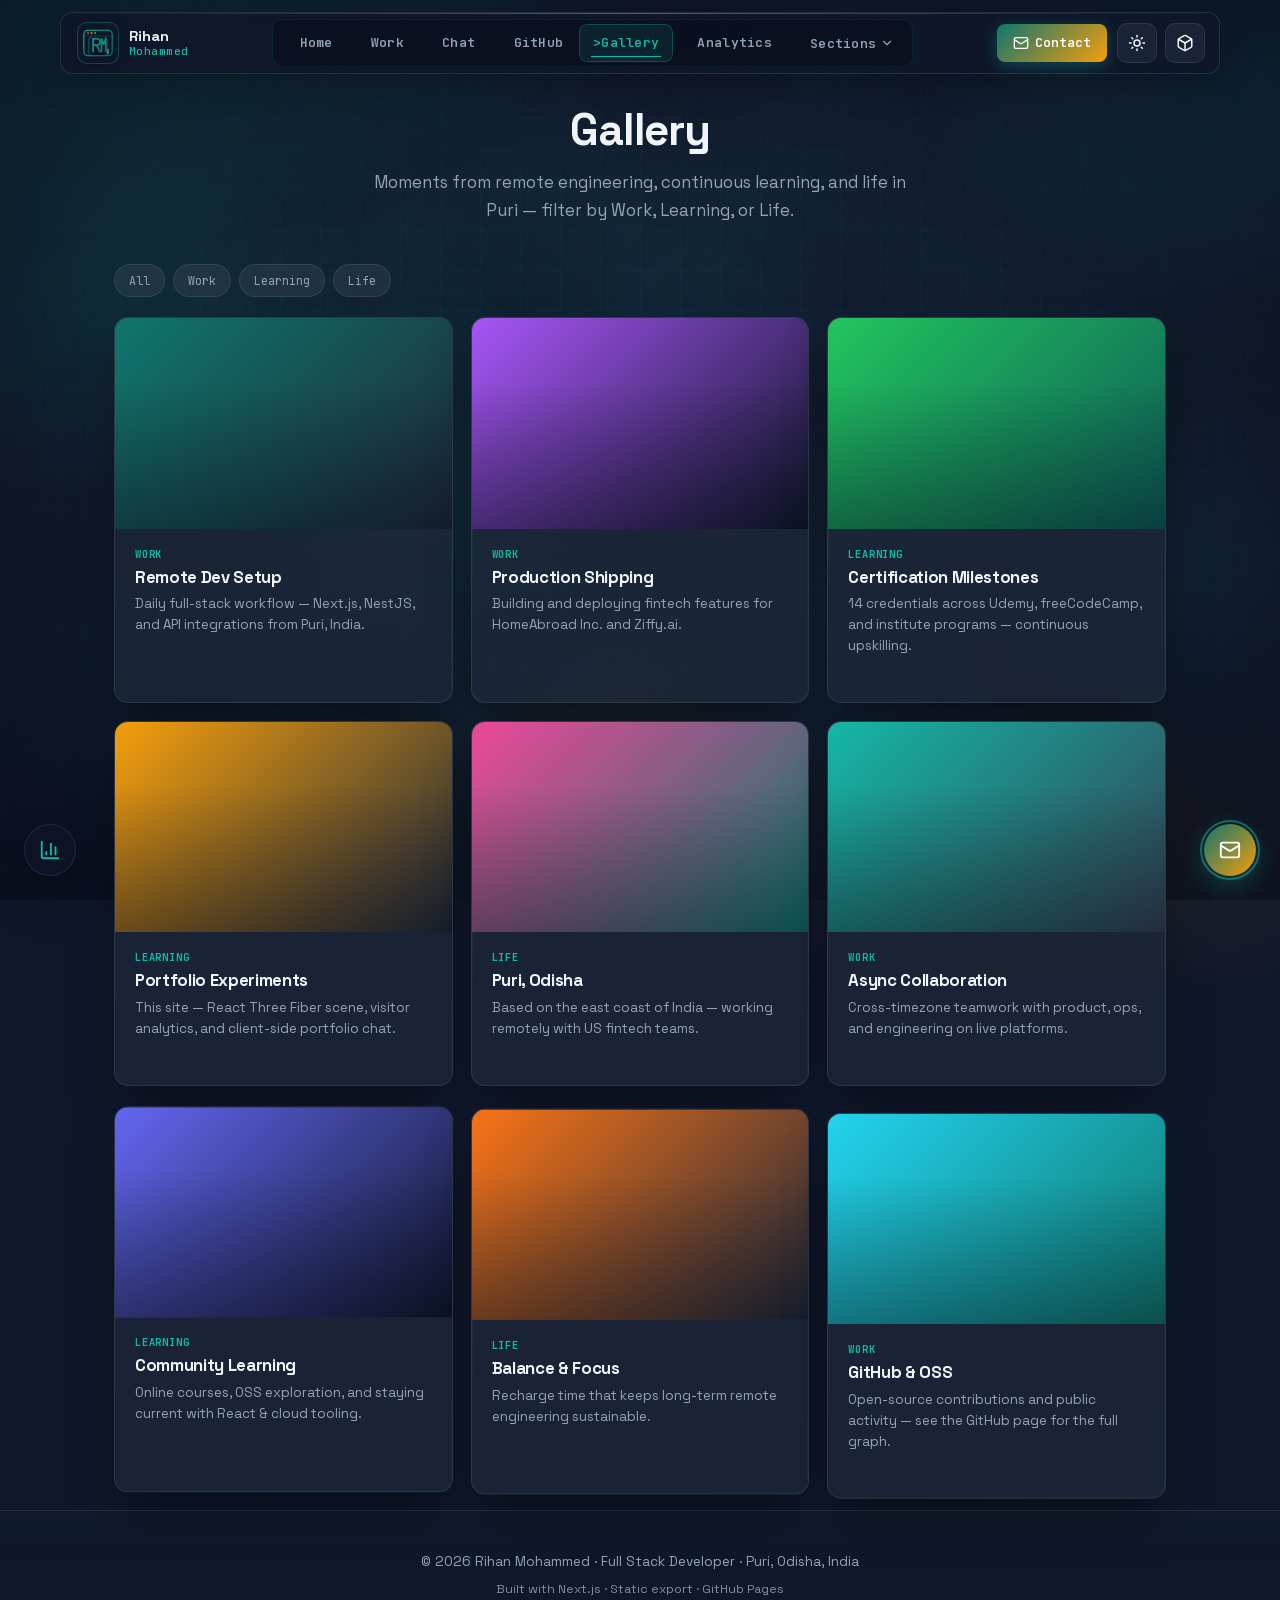
<file: gallery/index.html>
<!DOCTYPE html><html lang="en" data-scroll-behavior="smooth"><head><meta charSet="utf-8"/><meta name="viewport" content="width=device-width, initial-scale=1, viewport-fit=cover"/><link rel="preload" href="/_next/static/media/0c89a48fa5027cee-s.p.2cyn07wtgehh0.woff2" as="font" crossorigin="" type="font/woff2"/><link rel="preload" href="/_next/static/media/70bc3e132a0a741e-s.p.3t6q91iet4nsy.woff2" as="font" crossorigin="" type="font/woff2"/><link rel="stylesheet" href="/_next/static/chunks/2_6hssysbh1q1.css" data-precedence="next"/><link rel="stylesheet" href="/_next/static/chunks/11l_bt1kgh0xi.css" data-precedence="next"/><link rel="stylesheet" href="/_next/static/chunks/04zyqb5qucwmv.css" data-precedence="next"/><link rel="preload" as="script" fetchPriority="low" href="/_next/static/chunks/2-ndo0lbpp9_x.js"/><script src="/_next/static/chunks/27jktro2p5rq9.js" async=""></script><script src="/_next/static/chunks/3j9pm5otqxm82.js" async=""></script><script src="/_next/static/chunks/1jm8luzr2p16n.js" async=""></script><script src="/_next/static/chunks/turbopack-18tp9d7rtx4ue.js" async=""></script><script src="/_next/static/chunks/39mvdw-znjdoh.js" async=""></script><script src="/_next/static/chunks/031d4hdncmqdj.js" async=""></script><script src="/_next/static/chunks/2d1g729azkif6.js" async=""></script><script src="/_next/static/chunks/1acfn79rze674.js" async=""></script><script src="/_next/static/chunks/1wcx1thcq4_cp.js" async=""></script><script src="/_next/static/chunks/005769szt063u.js" async=""></script><script src="/_next/static/chunks/434f_0uwijt4x.js" async=""></script><link rel="preload" href="/_next/static/chunks/3l4y7g42vt_h1.css" as="style"/><meta name="next-size-adjust" content=""/><title>Gallery · Rihan Mohammed</title><meta name="description" content="Work, learning, and life snapshots from Rihan&#x27;s portfolio journey."/><link rel="author" href="https://im-rihan.github.io"/><meta name="author" content="Rihan Mohammed"/><meta name="keywords" content="Full Stack Developer,React,Next.js,NestJS,TypeScript,Fintech,Real Estate,Rihan Mohammed"/><meta name="creator" content="Rihan Mohammed"/><link rel="canonical" href="https://im-rihan.github.io/gallery/"/><meta property="og:title" content="Gallery · Rihan Mohammed"/><meta property="og:description" content="Work, learning, and life snapshots from Rihan&#x27;s portfolio journey."/><meta property="og:url" content="https://im-rihan.github.io/gallery/"/><meta property="og:site_name" content="Rihan Mohammed"/><meta property="og:locale" content="en_US"/><meta property="og:image" content="https://im-rihan.github.io/og-image-dark.png"/><meta property="og:image:type" content="image/png"/><meta property="og:image:width" content="1200"/><meta property="og:image:height" content="630"/><meta property="og:image:alt" content="Rihan Mohammed — Full Stack Developer"/><meta property="og:image" content="https://im-rihan.github.io/og-image-light.png"/><meta property="og:image:type" content="image/png"/><meta property="og:image:width" content="1200"/><meta property="og:image:height" content="630"/><meta property="og:image:alt" content="Rihan Mohammed — Full Stack Developer"/><meta property="og:type" content="website"/><meta name="twitter:card" content="summary_large_image"/><meta name="twitter:title" content="Gallery · Rihan Mohammed"/><meta name="twitter:description" content="Work, learning, and life snapshots from Rihan&#x27;s portfolio journey."/><meta name="twitter:image" content="https://im-rihan.github.io/og-image-dark.png"/><meta name="twitter:image" content="https://im-rihan.github.io/og-image-light.png"/><link rel="icon" href="/favicon.svg" type="image/svg+xml"/><link rel="apple-touch-icon" href="/brand-logo-dark.svg" type="image/svg+xml"/><script src="/_next/static/chunks/0cz1d0mv5g_q7.js" noModule=""></script></head><body class="space_grotesk_7b48352c-module__yIID-W__variable jetbrains_mono_6104e6b7-module__s6uLTa__variable"><div hidden=""><!--$--><!--/$--></div><script type="application/ld+json">{"@context":"https://schema.org","@type":"Person","name":"Rihan Mohammed","jobTitle":"Full Stack Developer","url":"https://im-rihan.github.io","email":"im.rihan.dev@gmail.com","address":{"@type":"PostalAddress","addressLocality":"Puri","addressRegion":"Odisha","addressCountry":"IN"},"sameAs":["https://github.com/im-rihan","https://linkedin.com/in/im-rihan","https://twitter.com/_im_rihan_"]}</script><script type="application/ld+json">{"@context":"https://schema.org","@type":"WebSite","name":"Rihan Mohammed Portfolio","url":"https://im-rihan.github.io","description":"I build production fintech & real-estate platforms — from AI-powered property search and NestJS APIs to data pipelines and cloud infrastructure.","author":{"@type":"Person","name":"Rihan Mohammed"}}</script><script>((a,b,c,d,e,f,g,h)=>{let i=document.documentElement,j=["light","dark"];function k(b){var c;(Array.isArray(a)?a:[a]).forEach(a=>{let c="class"===a,d=c&&f?e.map(a=>f[a]||a):e;c?(i.classList.remove(...d),i.classList.add(f&&f[b]?f[b]:b)):i.setAttribute(a,b)}),c=b,h&&j.includes(c)&&(i.style.colorScheme=c)}if(d)k(d);else try{let a=localStorage.getItem(b)||c,d=g&&"system"===a?window.matchMedia("(prefers-color-scheme: dark)").matches?"dark":"light":a;k(d)}catch(a){}})("class","portfolio-theme","dark",null,["light","dark"],null,false,true)</script><a href="#main-content" class="skip-link">Skip to main content</a><div class="BackgroundFX-module__7DyX5G__fx" aria-hidden="true"><div class="BackgroundFX-module__7DyX5G__depthMesh"></div><div class="BackgroundFX-module__7DyX5G__aurora"></div><div class="BackgroundFX-module__7DyX5G__lightBeams"></div><div class="BackgroundFX-module__7DyX5G__orbs"><span class="BackgroundFX-module__7DyX5G__orbA"></span><span class="BackgroundFX-module__7DyX5G__orbB"></span><span class="BackgroundFX-module__7DyX5G__orbC"></span></div><div class="BackgroundFX-module__7DyX5G__starDust"></div><div class="BackgroundFX-module__7DyX5G__horizon"></div><div class="BackgroundFX-module__7DyX5G__gridPulse"></div><div class="BackgroundFX-module__7DyX5G__scanlines"></div><div class="BackgroundFX-module__7DyX5G__noise"></div><div class="BackgroundFX-module__7DyX5G__vignette"></div><div class="BackgroundFX-module__7DyX5G__interactiveGlow"></div></div><nav class="Navbar-module__cRh5nW__navbar  " data-cursor="nav"><div class="Navbar-module__cRh5nW__scanBar" aria-hidden="true"></div><div class="Navbar-module__cRh5nW__inner"><a class="Logo-module__WIRVka__logo" aria-label="Rihan Mohammed — Home" data-cursor="nav" href="/"><span class="Logo-module__WIRVka__mark"><svg class="Logo-module__WIRVka__svgMark " viewBox="0 0 48 48" fill="none" xmlns="http://www.w3.org/2000/svg" aria-hidden="true"><defs><linearGradient id="_R_1d7nb_-stroke" x1="8" y1="8" x2="40" y2="40" gradientUnits="userSpaceOnUse"><stop offset="0%" stop-color="var(--logo-stroke-a)"></stop><stop offset="100%" stop-color="var(--logo-stroke-b)"></stop></linearGradient></defs><rect x="4" y="6" width="40" height="36" rx="6" stroke="url(#_R_1d7nb_-stroke)" stroke-width="var(--logo-frame-stroke)" fill="var(--logo-fill)"></rect><line x1="4" y1="14" x2="44" y2="14" stroke="url(#_R_1d7nb_-stroke)" stroke-width="1" opacity="var(--logo-divider-opacity)"></line><circle cx="10" cy="10" r="1.5" fill="#ef4444" opacity="var(--logo-dot-opacity)"></circle><circle cx="15" cy="10" r="1.5" fill="#f59e0b" opacity="var(--logo-dot-opacity)"></circle><circle cx="20" cy="10" r="1.5" fill="#22c55e" opacity="var(--logo-dot-opacity)"></circle><path d="M11 20 V38 M11 20 C11 17 13 16 15 16 M11 38 C11 41 13 42 15 42" stroke="url(#_R_1d7nb_-stroke)" stroke-width="1.5" stroke-linecap="round" opacity="var(--logo-bracket-opacity)"></path><path d="M37 20 V38 M37 20 C37 17 35 16 33 16 M37 38 C37 41 35 42 33 42" stroke="url(#_R_1d7nb_-stroke)" stroke-width="1.5" stroke-linecap="round" opacity="var(--logo-bracket-opacity)"></path><path class="Logo-module__WIRVka__svgLetter" d="M17 18 V36 M17 18 H22 C25.5 18 27 20.5 27 23 C27 25.5 25.5 27 22 27 H17 M22 27 L27 36" stroke="url(#_R_1d7nb_-stroke)" stroke-width="var(--logo-letter-stroke)" stroke-linecap="round" stroke-linejoin="round" opacity="var(--logo-letter-opacity)"></path><path class="Logo-module__WIRVka__svgLetter" d="M29 36 V18 L32 26 L35 18 V36" stroke="url(#_R_1d7nb_-stroke)" stroke-width="var(--logo-letter-stroke)" stroke-linecap="round" stroke-linejoin="round" opacity="var(--logo-letter-opacity)"></path><rect class="Logo-module__WIRVka__svgCursor" x="37" y="32" width="2" height="8" rx="0.5" fill="var(--logo-cursor)"></rect></svg></span><span class="Logo-module__WIRVka__wordmark"><span class="Logo-module__WIRVka__name">Rihan</span><span class="Logo-module__WIRVka__surname">Mohammed</span></span></a><div class="Navbar-module__cRh5nW__navCenter"><ul class="Navbar-module__cRh5nW__links "><li><a class="Navbar-module__cRh5nW__navLink " data-cursor="nav" href="/"><span class="Navbar-module__cRh5nW__navPrefix" aria-hidden="true">&gt;</span><span class="Navbar-module__cRh5nW__navLinkText">Home</span><span class="Navbar-module__cRh5nW__navUnderline" aria-hidden="true"></span></a></li><li><a class="Navbar-module__cRh5nW__navLink " data-cursor="nav" href="/work/"><span class="Navbar-module__cRh5nW__navPrefix" aria-hidden="true">&gt;</span><span class="Navbar-module__cRh5nW__navLinkText">Work</span><span class="Navbar-module__cRh5nW__navUnderline" aria-hidden="true"></span></a></li><li><a class="Navbar-module__cRh5nW__navLink " data-cursor="nav" href="/chat/"><span class="Navbar-module__cRh5nW__navPrefix" aria-hidden="true">&gt;</span><span class="Navbar-module__cRh5nW__navLinkText">Chat</span><span class="Navbar-module__cRh5nW__navUnderline" aria-hidden="true"></span></a></li><li><a class="Navbar-module__cRh5nW__navLink " data-cursor="nav" href="/github/"><span class="Navbar-module__cRh5nW__navPrefix" aria-hidden="true">&gt;</span><span class="Navbar-module__cRh5nW__navLinkText">GitHub</span><span class="Navbar-module__cRh5nW__navUnderline" aria-hidden="true"></span></a></li><li><a class="Navbar-module__cRh5nW__navLink Navbar-module__cRh5nW__activeLink" data-cursor="nav" href="/gallery/"><span class="Navbar-module__cRh5nW__activePill" aria-hidden="true"></span><span class="Navbar-module__cRh5nW__navPrefix" aria-hidden="true">&gt;</span><span class="Navbar-module__cRh5nW__navLinkText">Gallery</span><span class="Navbar-module__cRh5nW__navUnderline" aria-hidden="true"></span></a></li><li><a class="Navbar-module__cRh5nW__navLink " data-cursor="nav" href="/status/"><span class="Navbar-module__cRh5nW__navPrefix" aria-hidden="true">&gt;</span><span class="Navbar-module__cRh5nW__navLinkText">Analytics</span><span class="Navbar-module__cRh5nW__navUnderline" aria-hidden="true"></span></a></li><li class="Navbar-module__cRh5nW__exploreItem"><button type="button" class="Navbar-module__cRh5nW__exploreBtn " aria-expanded="false" aria-haspopup="true" data-cursor="nav"><span class="Navbar-module__cRh5nW__navPrefix" aria-hidden="true">&gt;</span><span class="Navbar-module__cRh5nW__navLinkText">Sections</span><svg xmlns="http://www.w3.org/2000/svg" width="14" height="14" viewBox="0 0 24 24" fill="none" stroke="currentColor" stroke-width="2" stroke-linecap="round" stroke-linejoin="round" class="lucide lucide-chevron-down Navbar-module__cRh5nW__chevron"><path d="m6 9 6 6 6-6"></path></svg><span class="Navbar-module__cRh5nW__navUnderline" aria-hidden="true"></span></button></li></ul></div><div class="Navbar-module__cRh5nW__actions"><a href="mailto:im.rihan.dev@gmail.com" class="Navbar-module__cRh5nW__contactCta" data-cursor="pointer"><svg xmlns="http://www.w3.org/2000/svg" width="16" height="16" viewBox="0 0 24 24" fill="none" stroke="currentColor" stroke-width="2" stroke-linecap="round" stroke-linejoin="round" class="lucide lucide-mail"><rect width="20" height="16" x="2" y="4" rx="2"></rect><path d="m22 7-8.97 5.7a1.94 1.94 0 0 1-2.06 0L2 7"></path></svg><span>Contact</span></a><button class="ThemeToggle-module__gv9_OW__toggle" aria-label="Toggle theme"></button><button type="button" class="Navbar-module__cRh5nW__menuBtn " aria-label="Toggle menu" aria-expanded="false" data-cursor="pointer"><span></span><span></span><span></span></button></div></div></nav><main id="main-content" class="main-content"><header class="page-header container PageHeader-module__cS7uea__header"><div class="PageHeader-module__cS7uea__copy" style="transform:none"><h1>Gallery</h1><p>Moments from remote engineering, continuous learning, and life in Puri — filter by Work, Learning, or Life.</p></div></header><div class="container"><div class="GalleryGrid-module__h5eekW__filters" role="tablist" aria-label="Gallery categories"><button type="button" role="tab" aria-selected="true" class="GalleryGrid-module__h5eekW__activeFilter">All</button><button type="button" role="tab" aria-selected="false" class="">Work</button><button type="button" role="tab" aria-selected="false" class="">Learning</button><button type="button" role="tab" aria-selected="false" class="">Life</button></div><div class="GalleryGrid-module__h5eekW__grid"><div class="GalleryGrid-module__h5eekW__gridItem" style="opacity:0;transform:translateY(20px)"><button type="button" class="glass-card GalleryGrid-module__h5eekW__card" data-cursor="card"><div class="GalleryGrid-module__h5eekW__media" style="background:linear-gradient(135deg, #0f766e 0%, #1e293b 100%)" aria-hidden="true"></div><div class="GalleryGrid-module__h5eekW__body"><span class="GalleryGrid-module__h5eekW__category">Work</span><h3>Remote Dev Setup</h3><p>Daily full-stack workflow — Next.js, NestJS, and API integrations from Puri, India.</p><span class="GalleryGrid-module__h5eekW__openHint">View →</span></div></button></div><div class="GalleryGrid-module__h5eekW__gridItem" style="opacity:0;transform:translateY(20px)"><button type="button" class="glass-card GalleryGrid-module__h5eekW__card" data-cursor="card"><div class="GalleryGrid-module__h5eekW__media" style="background:linear-gradient(135deg, #a855f7 0%, #0f172a 100%)" aria-hidden="true"></div><div class="GalleryGrid-module__h5eekW__body"><span class="GalleryGrid-module__h5eekW__category">Work</span><h3>Production Shipping</h3><p>Building and deploying fintech features for HomeAbroad Inc. and Ziffy.ai.</p><span class="GalleryGrid-module__h5eekW__openHint">View →</span></div></button></div><div class="GalleryGrid-module__h5eekW__gridItem" style="opacity:0;transform:translateY(20px)"><button type="button" class="glass-card GalleryGrid-module__h5eekW__card" data-cursor="card"><div class="GalleryGrid-module__h5eekW__media" style="background:linear-gradient(135deg, #22c55e 0%, #0d5c56 100%)" aria-hidden="true"></div><div class="GalleryGrid-module__h5eekW__body"><span class="GalleryGrid-module__h5eekW__category">Learning</span><h3>Certification Milestones</h3><p>14 credentials across Udemy, freeCodeCamp, and institute programs — continuous upskilling.</p><span class="GalleryGrid-module__h5eekW__openHint">View →</span></div></button></div><div class="GalleryGrid-module__h5eekW__gridItem" style="opacity:0;transform:translateY(20px)"><button type="button" class="glass-card GalleryGrid-module__h5eekW__card" data-cursor="card"><div class="GalleryGrid-module__h5eekW__media" style="background:linear-gradient(135deg, #f59e0b 0%, #1e293b 100%)" aria-hidden="true"></div><div class="GalleryGrid-module__h5eekW__body"><span class="GalleryGrid-module__h5eekW__category">Learning</span><h3>Portfolio Experiments</h3><p>This site — React Three Fiber scene, visitor analytics, and client-side portfolio chat.</p><span class="GalleryGrid-module__h5eekW__openHint">View →</span></div></button></div><div class="GalleryGrid-module__h5eekW__gridItem" style="opacity:0;transform:translateY(20px)"><button type="button" class="glass-card GalleryGrid-module__h5eekW__card" data-cursor="card"><div class="GalleryGrid-module__h5eekW__media" style="background:linear-gradient(135deg, #ec4899 0%, #0f766e 100%)" aria-hidden="true"></div><div class="GalleryGrid-module__h5eekW__body"><span class="GalleryGrid-module__h5eekW__category">Life</span><h3>Puri, Odisha</h3><p>Based on the east coast of India — working remotely with US fintech teams.</p><span class="GalleryGrid-module__h5eekW__openHint">View →</span></div></button></div><div class="GalleryGrid-module__h5eekW__gridItem" style="opacity:0;transform:translateY(20px)"><button type="button" class="glass-card GalleryGrid-module__h5eekW__card" data-cursor="card"><div class="GalleryGrid-module__h5eekW__media" style="background:linear-gradient(135deg, #14b8a6 0%, #334155 100%)" aria-hidden="true"></div><div class="GalleryGrid-module__h5eekW__body"><span class="GalleryGrid-module__h5eekW__category">Work</span><h3>Async Collaboration</h3><p>Cross-timezone teamwork with product, ops, and engineering on live platforms.</p><span class="GalleryGrid-module__h5eekW__openHint">View →</span></div></button></div><div class="GalleryGrid-module__h5eekW__gridItem" style="opacity:0;transform:translateY(20px)"><button type="button" class="glass-card GalleryGrid-module__h5eekW__card" data-cursor="card"><div class="GalleryGrid-module__h5eekW__media" style="background:linear-gradient(135deg, #6366f1 0%, #0f172a 100%)" aria-hidden="true"></div><div class="GalleryGrid-module__h5eekW__body"><span class="GalleryGrid-module__h5eekW__category">Learning</span><h3>Community Learning</h3><p>Online courses, OSS exploration, and staying current with React &amp; cloud tooling.</p><span class="GalleryGrid-module__h5eekW__openHint">View →</span></div></button></div><div class="GalleryGrid-module__h5eekW__gridItem" style="opacity:0;transform:translateY(20px)"><button type="button" class="glass-card GalleryGrid-module__h5eekW__card" data-cursor="card"><div class="GalleryGrid-module__h5eekW__media" style="background:linear-gradient(135deg, #f97316 0%, #1e293b 100%)" aria-hidden="true"></div><div class="GalleryGrid-module__h5eekW__body"><span class="GalleryGrid-module__h5eekW__category">Life</span><h3>Balance &amp; Focus</h3><p>Recharge time that keeps long-term remote engineering sustainable.</p><span class="GalleryGrid-module__h5eekW__openHint">View →</span></div></button></div><div class="GalleryGrid-module__h5eekW__gridItem" style="opacity:0;transform:translateY(20px)"><button type="button" class="glass-card GalleryGrid-module__h5eekW__card" data-cursor="card"><div class="GalleryGrid-module__h5eekW__media" style="background:linear-gradient(135deg, #22d3ee 0%, #0f766e 100%)" aria-hidden="true"></div><div class="GalleryGrid-module__h5eekW__body"><span class="GalleryGrid-module__h5eekW__category">Work</span><h3>GitHub &amp; OSS</h3><p>Open-source contributions and public activity — see the GitHub page for the full graph.</p><span class="GalleryGrid-module__h5eekW__openHint">View →</span></div></button></div></div></div><!--$--><!--/$--></main><footer class="Footer-module__3hUVsW__footer"><div class="container"><p class="Footer-module__3hUVsW__copy">© <!-- -->2026<!-- --> <a data-cursor="pointer" href="/">Rihan Mohammed</a> · <!-- -->Full Stack Developer<!-- --> · <!-- -->Puri, Odisha, India</p><p class="Footer-module__3hUVsW__meta">Built with Next.js · Static export ·<!-- --> <a href="https://pages.github.com" target="_blank" rel="noopener noreferrer" data-cursor="pointer">GitHub Pages</a></p></div></footer><div class="ContactDock-module__bQfdha__dock "><div class="ContactDock-module__bQfdha__panel" aria-hidden="true"><div class="ContactDock-module__bQfdha__panelHead"><div><strong>Get in touch</strong><p>Available for hire · replies within 24–48h</p></div><button type="button" class="ContactDock-module__bQfdha__closeBtn" aria-label="Close contact panel"><svg xmlns="http://www.w3.org/2000/svg" width="18" height="18" viewBox="0 0 24 24" fill="none" stroke="currentColor" stroke-width="2" stroke-linecap="round" stroke-linejoin="round" class="lucide lucide-x"><path d="M18 6 6 18"></path><path d="m6 6 12 12"></path></svg></button></div><div class="ContactDock-module__bQfdha__quickRow"><a href="mailto:im.rihan.dev@gmail.com" class="ContactDock-module__bQfdha__quickBtn" data-cursor="pointer"><svg xmlns="http://www.w3.org/2000/svg" width="16" height="16" viewBox="0 0 24 24" fill="none" stroke="currentColor" stroke-width="2" stroke-linecap="round" stroke-linejoin="round" class="lucide lucide-mail"><rect width="20" height="16" x="2" y="4" rx="2"></rect><path d="m22 7-8.97 5.7a1.94 1.94 0 0 1-2.06 0L2 7"></path></svg>Email</a><a href="tel:+917682078927" class="ContactDock-module__bQfdha__quickBtn" data-cursor="pointer"><svg xmlns="http://www.w3.org/2000/svg" width="16" height="16" viewBox="0 0 24 24" fill="none" stroke="currentColor" stroke-width="2" stroke-linecap="round" stroke-linejoin="round" class="lucide lucide-phone"><path d="M22 16.92v3a2 2 0 0 1-2.18 2 19.79 19.79 0 0 1-8.63-3.07 19.5 19.5 0 0 1-6-6 19.79 19.79 0 0 1-3.07-8.67A2 2 0 0 1 4.11 2h3a2 2 0 0 1 2 1.72 12.84 12.84 0 0 0 .7 2.81 2 2 0 0 1-.45 2.11L8.09 9.91a16 16 0 0 0 6 6l1.27-1.27a2 2 0 0 1 2.11-.45 12.84 12.84 0 0 0 2.81.7A2 2 0 0 1 22 16.92z"></path></svg>Call</a><a class="ContactDock-module__bQfdha__quickBtn" data-cursor="pointer" href="/#contact">Full contact</a><a class="ContactDock-module__bQfdha__quickBtn" data-cursor="pointer" href="/chat/"><svg xmlns="http://www.w3.org/2000/svg" width="16" height="16" viewBox="0 0 24 24" fill="none" stroke="currentColor" stroke-width="2" stroke-linecap="round" stroke-linejoin="round" class="lucide lucide-message-circle"><path d="M7.9 20A9 9 0 1 0 4 16.1L2 22Z"></path></svg>Chat</a></div><div class="ContactDock-module__bQfdha__socialRow"><div class="SocialLinks-module__KD0Q-a__row SocialLinks-module__KD0Q-a__sm " role="list"><a href="https://github.com/im-rihan" class="SocialLinks-module__KD0Q-a__link SocialLinks-module__KD0Q-a__github" target="_blank" rel="noopener noreferrer" aria-label="GitHub" data-cursor="pointer" role="listitem"><span class="SocialLinks-module__KD0Q-a__iconWrap"><svg xmlns="http://www.w3.org/2000/svg" width="16" height="16" viewBox="0 0 24 24" fill="none" stroke="currentColor" stroke-width="2" stroke-linecap="round" stroke-linejoin="round" class="lucide lucide-github"><path d="M15 22v-4a4.8 4.8 0 0 0-1-3.5c3 0 6-2 6-5.5.08-1.25-.27-2.48-1-3.5.28-1.15.28-2.35 0-3.5 0 0-1 0-3 1.5-2.64-.5-5.36-.5-8 0C6 2 5 2 5 2c-.3 1.15-.3 2.35 0 3.5A5.403 5.403 0 0 0 4 9c0 3.5 3 5.5 6 5.5-.39.49-.68 1.05-.85 1.65-.17.6-.22 1.23-.15 1.85v4"></path><path d="M9 18c-4.51 2-5-2-7-2"></path></svg></span><span class="SocialLinks-module__KD0Q-a__tooltip">GitHub</span></a><a href="https://linkedin.com/in/im-rihan" class="SocialLinks-module__KD0Q-a__link SocialLinks-module__KD0Q-a__linkedin" target="_blank" rel="noopener noreferrer" aria-label="LinkedIn" data-cursor="pointer" role="listitem"><span class="SocialLinks-module__KD0Q-a__iconWrap"><svg xmlns="http://www.w3.org/2000/svg" width="16" height="16" viewBox="0 0 24 24" fill="none" stroke="currentColor" stroke-width="2" stroke-linecap="round" stroke-linejoin="round" class="lucide lucide-linkedin"><path d="M16 8a6 6 0 0 1 6 6v7h-4v-7a2 2 0 0 0-2-2 2 2 0 0 0-2 2v7h-4v-7a6 6 0 0 1 6-6z"></path><rect width="4" height="12" x="2" y="9"></rect><circle cx="4" cy="4" r="2"></circle></svg></span><span class="SocialLinks-module__KD0Q-a__tooltip">LinkedIn</span></a><a href="https://twitter.com/_im_rihan_" class="SocialLinks-module__KD0Q-a__link SocialLinks-module__KD0Q-a__twitter" target="_blank" rel="noopener noreferrer" aria-label="X (Twitter)" data-cursor="pointer" role="listitem"><span class="SocialLinks-module__KD0Q-a__iconWrap"><svg width="16" height="16" viewBox="0 0 24 24" fill="currentColor" aria-hidden="true"><path d="M18.244 2.25h3.308l-7.227 8.26 8.502 11.24H16.17l-5.214-6.817L4.99 21.75H1.68l7.73-8.835L1.254 2.25H8.08l4.713 6.231zm-1.161 17.52h1.833L7.084 4.126H5.117z"></path></svg></span><span class="SocialLinks-module__KD0Q-a__tooltip">X (Twitter)</span></a><a href="mailto:im.rihan.dev@gmail.com" class="SocialLinks-module__KD0Q-a__link SocialLinks-module__KD0Q-a__email" aria-label="Email" data-cursor="pointer" role="listitem"><span class="SocialLinks-module__KD0Q-a__iconWrap"><svg xmlns="http://www.w3.org/2000/svg" width="16" height="16" viewBox="0 0 24 24" fill="none" stroke="currentColor" stroke-width="2" stroke-linecap="round" stroke-linejoin="round" class="lucide lucide-mail"><rect width="20" height="16" x="2" y="4" rx="2"></rect><path d="m22 7-8.97 5.7a1.94 1.94 0 0 1-2.06 0L2 7"></path></svg></span><span class="SocialLinks-module__KD0Q-a__tooltip">Email</span></a></div></div></div><button type="button" class="ContactDock-module__bQfdha__fab" aria-expanded="false" aria-label="Open contact options" data-cursor="pointer"><svg xmlns="http://www.w3.org/2000/svg" width="22" height="22" viewBox="0 0 24 24" fill="none" stroke="currentColor" stroke-width="2" stroke-linecap="round" stroke-linejoin="round" class="lucide lucide-mail"><rect width="20" height="16" x="2" y="4" rx="2"></rect><path d="m22 7-8.97 5.7a1.94 1.94 0 0 1-2.06 0L2 7"></path></svg><span class="ContactDock-module__bQfdha__fabPulse" aria-hidden="true"></span></button></div><button type="button" class="AnalysisOverlay-module__twhh_G__fab" aria-label="Open portfolio insights" data-cursor="pointer"><svg xmlns="http://www.w3.org/2000/svg" width="22" height="22" viewBox="0 0 24 24" fill="none" stroke="currentColor" stroke-width="2" stroke-linecap="round" stroke-linejoin="round" class="lucide lucide-chart-column"><path d="M3 3v16a2 2 0 0 0 2 2h16"></path><path d="M18 17V9"></path><path d="M13 17V5"></path><path d="M8 17v-3"></path></svg><span class="AnalysisOverlay-module__twhh_G__fabLabel">Insights</span></button><script src="/_next/static/chunks/2-ndo0lbpp9_x.js" id="_R_" async=""></script><script>(self.__next_f=self.__next_f||[]).push([0])</script><script>self.__next_f.push([1,"1:\"$Sreact.fragment\"\n2:I[30824,[\"/_next/static/chunks/39mvdw-znjdoh.js\",\"/_next/static/chunks/031d4hdncmqdj.js\",\"/_next/static/chunks/2d1g729azkif6.js\",\"/_next/static/chunks/1acfn79rze674.js\",\"/_next/static/chunks/1wcx1thcq4_cp.js\",\"/_next/static/chunks/005769szt063u.js\"],\"Providers\"]\n3:I[10400,[\"/_next/static/chunks/39mvdw-znjdoh.js\",\"/_next/static/chunks/031d4hdncmqdj.js\",\"/_next/static/chunks/2d1g729azkif6.js\",\"/_next/static/chunks/1acfn79rze674.js\",\"/_next/static/chunks/1wcx1thcq4_cp.js\",\"/_next/static/chunks/005769szt063u.js\"],\"AppShell\"]\n4:I[39756,[\"/_next/static/chunks/39mvdw-znjdoh.js\",\"/_next/static/chunks/031d4hdncmqdj.js\",\"/_next/static/chunks/2d1g729azkif6.js\",\"/_next/static/chunks/1acfn79rze674.js\",\"/_next/static/chunks/1wcx1thcq4_cp.js\",\"/_next/static/chunks/005769szt063u.js\"],\"default\"]\n5:I[37457,[\"/_next/static/chunks/39mvdw-znjdoh.js\",\"/_next/static/chunks/031d4hdncmqdj.js\",\"/_next/static/chunks/2d1g729azkif6.js\",\"/_next/static/chunks/1acfn79rze674.js\",\"/_next/static/chunks/1wcx1thcq4_cp.js\",\"/_next/static/chunks/005769szt063u.js\"],\"default\"]\n6:I[22016,[\"/_next/static/chunks/39mvdw-znjdoh.js\",\"/_next/static/chunks/031d4hdncmqdj.js\",\"/_next/static/chunks/2d1g729azkif6.js\",\"/_next/static/chunks/1acfn79rze674.js\",\"/_next/static/chunks/1wcx1thcq4_cp.js\",\"/_next/static/chunks/005769szt063u.js\"],\"\"]\n7:I[22706,[\"/_next/static/chunks/39mvdw-znjdoh.js\",\"/_next/static/chunks/031d4hdncmqdj.js\",\"/_next/static/chunks/2d1g729azkif6.js\",\"/_next/static/chunks/1acfn79rze674.js\",\"/_next/static/chunks/1wcx1thcq4_cp.js\",\"/_next/static/chunks/005769szt063u.js\",\"/_next/static/chunks/434f_0uwijt4x.js\"],\"PageHeader\"]\n8:I[48218,[\"/_next/static/chunks/39mvdw-znjdoh.js\",\"/_next/static/chunks/031d4hdncmqdj.js\",\"/_next/static/chunks/2d1g729azkif6.js\",\"/_next/static/chunks/1acfn79rze674.js\",\"/_next/static/chunks/1wcx1thcq4_cp.js\",\"/_next/static/chunks/005769szt063u.js\",\"/_next/static/chunks/434f_0uwijt4x.js\"],\"GalleryGrid\"]\n9:I[97367,[\"/_next/static/chunks/39mvdw-znjdoh.js\",\"/_next/static/chunks/031d4hdncmqdj.js\",\"/_next/static/chunks/2d1g729azkif6.js\",\"/_next/static/chunks/1acfn79rze674.js\",\"/_next/static/chunks/1wcx1thcq4_cp.js\",\"/_next/static/chunks/005769szt063u.js\"],\"OutletBoundary\"]\na:\"$Sreact.suspense\"\nd:I[97367,[\"/_next/static/chunks/39mvdw-znjdoh.js\",\"/_next/static/chunks/031d4hdncmqdj.js\",\"/_next/static/chunks/2d1g729azkif6.js\",\"/_next/static/chunks/1acfn79rze674.js\",\"/_next/static/chunks/1wcx1thcq4_cp.js\",\"/_next/static/chunks/005769szt063u.js\"],\"ViewportBoundary\"]\nf:I[97367,[\"/_next/static/chunks/39mvdw-znjdoh.js\",\"/_next/static/chunks/031d4hdncmqdj.js\",\"/_next/static/chunks/2d1g729azkif6.js\",\"/_next/static/chunks/1acfn79rze674.js\",\"/_next/static/chunks/1wcx1thcq4_cp.js\",\"/_next/static/chunks/005769szt063u.js\"],\"MetadataBoundary\"]\n11:I[68027,[\"/_next/static/chunks/39mvdw-znjdoh.js\",\"/_next/static/chunks/031d4hdncmqdj.js\",\"/_next/static/chunks/2d1g729azkif6.js\",\"/_next/static/chunks/1acfn79rze674.js\",\"/_next/static/chunks/1wcx1thcq4_cp.js\",\"/_next/static/chunks/005769szt063u.js\"],\"default\",1]\n:HL[\"/_next/static/chunks/2_6hssysbh1q1.css\",\"style\"]\n:HL[\"/_next/static/chunks/11l_bt1kgh0xi.css\",\"style\"]\n:HL[\"/_next/static/media/0c89a48fa5027cee-s.p.2cyn07wtgehh0.woff2\",\"font\",{\"crossOrigin\":\"\",\"type\":\"font/woff2\"}]\n:HL[\"/_next/static/media/70bc3e132a0a741e-s.p.3t6q91iet4nsy.woff2\",\"font\",{\"crossOrigin\":\"\",\"type\":\"font/woff2\"}]\n:HL[\"/_next/static/chunks/04zyqb5qucwmv.css\",\"style\"]\n:HL[\"/_next/static/chunks/3l4y7g42vt_h1.css\",\"style\"]\n"])</script><script>self.__next_f.push([1,"0:{\"P\":null,\"c\":[\"\",\"gallery\",\"\"],\"q\":\"\",\"i\":false,\"f\":[[[\"\",{\"children\":[\"gallery\",{\"children\":[\"__PAGE__\",{}]}]},\"$undefined\",\"$undefined\",16],[[\"$\",\"$1\",\"c\",{\"children\":[[[\"$\",\"link\",\"0\",{\"rel\":\"stylesheet\",\"href\":\"/_next/static/chunks/2_6hssysbh1q1.css\",\"precedence\":\"next\",\"crossOrigin\":\"$undefined\",\"nonce\":\"$undefined\"}],[\"$\",\"link\",\"1\",{\"rel\":\"stylesheet\",\"href\":\"/_next/static/chunks/11l_bt1kgh0xi.css\",\"precedence\":\"next\",\"crossOrigin\":\"$undefined\",\"nonce\":\"$undefined\"}],[\"$\",\"script\",\"script-0\",{\"src\":\"/_next/static/chunks/39mvdw-znjdoh.js\",\"async\":true,\"nonce\":\"$undefined\"}],[\"$\",\"script\",\"script-1\",{\"src\":\"/_next/static/chunks/031d4hdncmqdj.js\",\"async\":true,\"nonce\":\"$undefined\"}],[\"$\",\"script\",\"script-2\",{\"src\":\"/_next/static/chunks/2d1g729azkif6.js\",\"async\":true,\"nonce\":\"$undefined\"}],[\"$\",\"script\",\"script-3\",{\"src\":\"/_next/static/chunks/1acfn79rze674.js\",\"async\":true,\"nonce\":\"$undefined\"}],[\"$\",\"script\",\"script-4\",{\"src\":\"/_next/static/chunks/1wcx1thcq4_cp.js\",\"async\":true,\"nonce\":\"$undefined\"}],[\"$\",\"script\",\"script-5\",{\"src\":\"/_next/static/chunks/005769szt063u.js\",\"async\":true,\"nonce\":\"$undefined\"}]],[\"$\",\"html\",null,{\"lang\":\"en\",\"suppressHydrationWarning\":true,\"data-scroll-behavior\":\"smooth\",\"children\":[\"$\",\"body\",null,{\"className\":\"space_grotesk_7b48352c-module__yIID-W__variable jetbrains_mono_6104e6b7-module__s6uLTa__variable\",\"children\":[[[\"$\",\"script\",null,{\"type\":\"application/ld+json\",\"dangerouslySetInnerHTML\":{\"__html\":\"{\\\"@context\\\":\\\"https://schema.org\\\",\\\"@type\\\":\\\"Person\\\",\\\"name\\\":\\\"Rihan Mohammed\\\",\\\"jobTitle\\\":\\\"Full Stack Developer\\\",\\\"url\\\":\\\"https://im-rihan.github.io\\\",\\\"email\\\":\\\"im.rihan.dev@gmail.com\\\",\\\"address\\\":{\\\"@type\\\":\\\"PostalAddress\\\",\\\"addressLocality\\\":\\\"Puri\\\",\\\"addressRegion\\\":\\\"Odisha\\\",\\\"addressCountry\\\":\\\"IN\\\"},\\\"sameAs\\\":[\\\"https://github.com/im-rihan\\\",\\\"https://linkedin.com/in/im-rihan\\\",\\\"https://twitter.com/_im_rihan_\\\"]}\"}}],[\"$\",\"script\",null,{\"type\":\"application/ld+json\",\"dangerouslySetInnerHTML\":{\"__html\":\"{\\\"@context\\\":\\\"https://schema.org\\\",\\\"@type\\\":\\\"WebSite\\\",\\\"name\\\":\\\"Rihan Mohammed Portfolio\\\",\\\"url\\\":\\\"https://im-rihan.github.io\\\",\\\"description\\\":\\\"I build production fintech \u0026 real-estate platforms — from AI-powered property search and NestJS APIs to data pipelines and cloud infrastructure.\\\",\\\"author\\\":{\\\"@type\\\":\\\"Person\\\",\\\"name\\\":\\\"Rihan Mohammed\\\"}}\"}}]],null,[\"$\",\"$L2\",null,{\"children\":[\"$\",\"$L3\",null,{\"children\":[\"$\",\"$L4\",null,{\"parallelRouterKey\":\"children\",\"error\":\"$undefined\",\"errorStyles\":\"$undefined\",\"errorScripts\":\"$undefined\",\"template\":[\"$\",\"$L5\",null,{}],\"templateStyles\":\"$undefined\",\"templateScripts\":\"$undefined\",\"notFound\":[[\"$\",\"div\",null,{\"className\":\"not-found-module__HS70Aa__wrap\",\"children\":[\"$\",\"div\",null,{\"className\":\"glass-card not-found-module__HS70Aa__card\",\"children\":[[\"$\",\"p\",null,{\"className\":\"not-found-module__HS70Aa__code\",\"children\":\"404\"}],[\"$\",\"h1\",null,{\"children\":\"Page not found\"}],[\"$\",\"p\",null,{\"children\":\"The route you requested does not exist on this portfolio.\"}],[\"$\",\"div\",null,{\"className\":\"not-found-module__HS70Aa__actions\",\"children\":[[\"$\",\"$L6\",null,{\"href\":\"/\",\"prefetch\":false,\"className\":\"btn btn-primary\",\"data-cursor\":\"pointer\",\"children\":\"Back to home\"}],[\"$\",\"$L6\",null,{\"href\":\"/chat/\",\"prefetch\":false,\"className\":\"btn btn-outline\",\"data-cursor\":\"pointer\",\"children\":\"Portfolio chat\"}]]}]]}]}],[[\"$\",\"link\",\"0\",{\"rel\":\"stylesheet\",\"href\":\"/_next/static/chunks/3l4y7g42vt_h1.css\",\"precedence\":\"next\",\"crossOrigin\":\"$undefined\",\"nonce\":\"$undefined\"}]]],\"forbidden\":\"$undefined\",\"unauthorized\":\"$undefined\"}]}]}]]}]}]]}],{\"children\":[[\"$\",\"$1\",\"c\",{\"children\":[null,[\"$\",\"$L4\",null,{\"parallelRouterKey\":\"children\",\"error\":\"$undefined\",\"errorStyles\":\"$undefined\",\"errorScripts\":\"$undefined\",\"template\":[\"$\",\"$L5\",null,{}],\"templateStyles\":\"$undefined\",\"templateScripts\":\"$undefined\",\"notFound\":\"$undefined\",\"forbidden\":\"$undefined\",\"unauthorized\":\"$undefined\"}]]}],{\"children\":[[\"$\",\"$1\",\"c\",{\"children\":[[[\"$\",\"$L7\",null,{\"title\":\"Gallery\",\"description\":\"Moments from remote engineering, continuous learning, and life in Puri — filter by Work, Learning, or Life.\"}],[\"$\",\"div\",null,{\"className\":\"container\",\"children\":[\"$\",\"$L8\",null,{}]}]],[[\"$\",\"link\",\"0\",{\"rel\":\"stylesheet\",\"href\":\"/_next/static/chunks/04zyqb5qucwmv.css\",\"precedence\":\"next\",\"crossOrigin\":\"$undefined\",\"nonce\":\"$undefined\"}],[\"$\",\"script\",\"script-0\",{\"src\":\"/_next/static/chunks/434f_0uwijt4x.js\",\"async\":true,\"nonce\":\"$undefined\"}]],[\"$\",\"$L9\",null,{\"children\":[\"$\",\"$a\",null,{\"name\":\"Next.MetadataOutlet\",\"children\":\"$@b\"}]}]]}],{},null,false,null]},null,false,\"$@c\"]},null,false,null],[\"$\",\"$1\",\"h\",{\"children\":[null,[\"$\",\"$Ld\",null,{\"children\":\"$Le\"}],[\"$\",\"div\",null,{\"hidden\":true,\"children\":[\"$\",\"$Lf\",null,{\"children\":[\"$\",\"$a\",null,{\"name\":\"Next.Metadata\",\"children\":\"$L10\"}]}]}],[\"$\",\"meta\",null,{\"name\":\"next-size-adjust\",\"content\":\"\"}]]}],false]],\"m\":\"$undefined\",\"G\":[\"$11\",[[\"$\",\"link\",\"0\",{\"rel\":\"stylesheet\",\"href\":\"/_next/static/chunks/2_6hssysbh1q1.css\",\"precedence\":\"next\",\"crossOrigin\":\"$undefined\",\"nonce\":\"$undefined\"}],\"$L12\"]],\"S\":true,\"h\":null,\"s\":\"$undefined\",\"l\":\"$undefined\",\"p\":\"$undefined\",\"d\":\"$undefined\",\"b\":\"a_KSrwmgeT4n_Jxx1mEK7\"}\n"])</script><script>self.__next_f.push([1,"13:[]\nc:\"$W13\"\n12:[\"$\",\"link\",\"1\",{\"rel\":\"stylesheet\",\"href\":\"/_next/static/chunks/11l_bt1kgh0xi.css\",\"precedence\":\"next\",\"crossOrigin\":\"$undefined\",\"nonce\":\"$undefined\"}]\n"])</script><script>self.__next_f.push([1,"e:[[\"$\",\"meta\",\"0\",{\"charSet\":\"utf-8\"}],[\"$\",\"meta\",\"1\",{\"name\":\"viewport\",\"content\":\"width=device-width, initial-scale=1, viewport-fit=cover\"}]]\n"])</script><script>self.__next_f.push([1,"14:I[27201,[\"/_next/static/chunks/39mvdw-znjdoh.js\",\"/_next/static/chunks/031d4hdncmqdj.js\",\"/_next/static/chunks/2d1g729azkif6.js\",\"/_next/static/chunks/1acfn79rze674.js\",\"/_next/static/chunks/1wcx1thcq4_cp.js\",\"/_next/static/chunks/005769szt063u.js\"],\"IconMark\"]\nb:null\n"])</script><script>self.__next_f.push([1,"10:[[\"$\",\"title\",\"0\",{\"children\":\"Gallery · Rihan Mohammed\"}],[\"$\",\"meta\",\"1\",{\"name\":\"description\",\"content\":\"Work, learning, and life snapshots from Rihan's portfolio journey.\"}],[\"$\",\"link\",\"2\",{\"rel\":\"author\",\"href\":\"https://im-rihan.github.io\"}],[\"$\",\"meta\",\"3\",{\"name\":\"author\",\"content\":\"Rihan Mohammed\"}],[\"$\",\"meta\",\"4\",{\"name\":\"keywords\",\"content\":\"Full Stack Developer,React,Next.js,NestJS,TypeScript,Fintech,Real Estate,Rihan Mohammed\"}],[\"$\",\"meta\",\"5\",{\"name\":\"creator\",\"content\":\"Rihan Mohammed\"}],[\"$\",\"link\",\"6\",{\"rel\":\"canonical\",\"href\":\"https://im-rihan.github.io/gallery/\"}],[\"$\",\"meta\",\"7\",{\"property\":\"og:title\",\"content\":\"Gallery · Rihan Mohammed\"}],[\"$\",\"meta\",\"8\",{\"property\":\"og:description\",\"content\":\"Work, learning, and life snapshots from Rihan's portfolio journey.\"}],[\"$\",\"meta\",\"9\",{\"property\":\"og:url\",\"content\":\"https://im-rihan.github.io/gallery/\"}],[\"$\",\"meta\",\"10\",{\"property\":\"og:site_name\",\"content\":\"Rihan Mohammed\"}],[\"$\",\"meta\",\"11\",{\"property\":\"og:locale\",\"content\":\"en_US\"}],[\"$\",\"meta\",\"12\",{\"property\":\"og:image\",\"content\":\"https://im-rihan.github.io/og-image-dark.png\"}],[\"$\",\"meta\",\"13\",{\"property\":\"og:image:type\",\"content\":\"image/png\"}],[\"$\",\"meta\",\"14\",{\"property\":\"og:image:width\",\"content\":\"1200\"}],[\"$\",\"meta\",\"15\",{\"property\":\"og:image:height\",\"content\":\"630\"}],[\"$\",\"meta\",\"16\",{\"property\":\"og:image:alt\",\"content\":\"Rihan Mohammed — Full Stack Developer\"}],[\"$\",\"meta\",\"17\",{\"property\":\"og:image\",\"content\":\"https://im-rihan.github.io/og-image-light.png\"}],[\"$\",\"meta\",\"18\",{\"property\":\"og:image:type\",\"content\":\"image/png\"}],[\"$\",\"meta\",\"19\",{\"property\":\"og:image:width\",\"content\":\"1200\"}],[\"$\",\"meta\",\"20\",{\"property\":\"og:image:height\",\"content\":\"630\"}],[\"$\",\"meta\",\"21\",{\"property\":\"og:image:alt\",\"content\":\"Rihan Mohammed — Full Stack Developer\"}],[\"$\",\"meta\",\"22\",{\"property\":\"og:type\",\"content\":\"website\"}],[\"$\",\"meta\",\"23\",{\"name\":\"twitter:card\",\"content\":\"summary_large_image\"}],[\"$\",\"meta\",\"24\",{\"name\":\"twitter:title\",\"content\":\"Gallery · Rihan Mohammed\"}],[\"$\",\"meta\",\"25\",{\"name\":\"twitter:description\",\"content\":\"Work, learning, and life snapshots from Rihan's portfolio journey.\"}],[\"$\",\"meta\",\"26\",{\"name\":\"twitter:image\",\"content\":\"https://im-rihan.github.io/og-image-dark.png\"}],[\"$\",\"meta\",\"27\",{\"name\":\"twitter:image\",\"content\":\"https://im-rihan.github.io/og-image-light.png\"}],[\"$\",\"link\",\"28\",{\"rel\":\"icon\",\"href\":\"/favicon.svg\",\"type\":\"image/svg+xml\"}],[\"$\",\"link\",\"29\",{\"rel\":\"apple-touch-icon\",\"href\":\"/brand-logo-dark.svg\",\"type\":\"image/svg+xml\"}],[\"$\",\"$L14\",\"30\",{}]]\n"])</script></body></html>
</file>
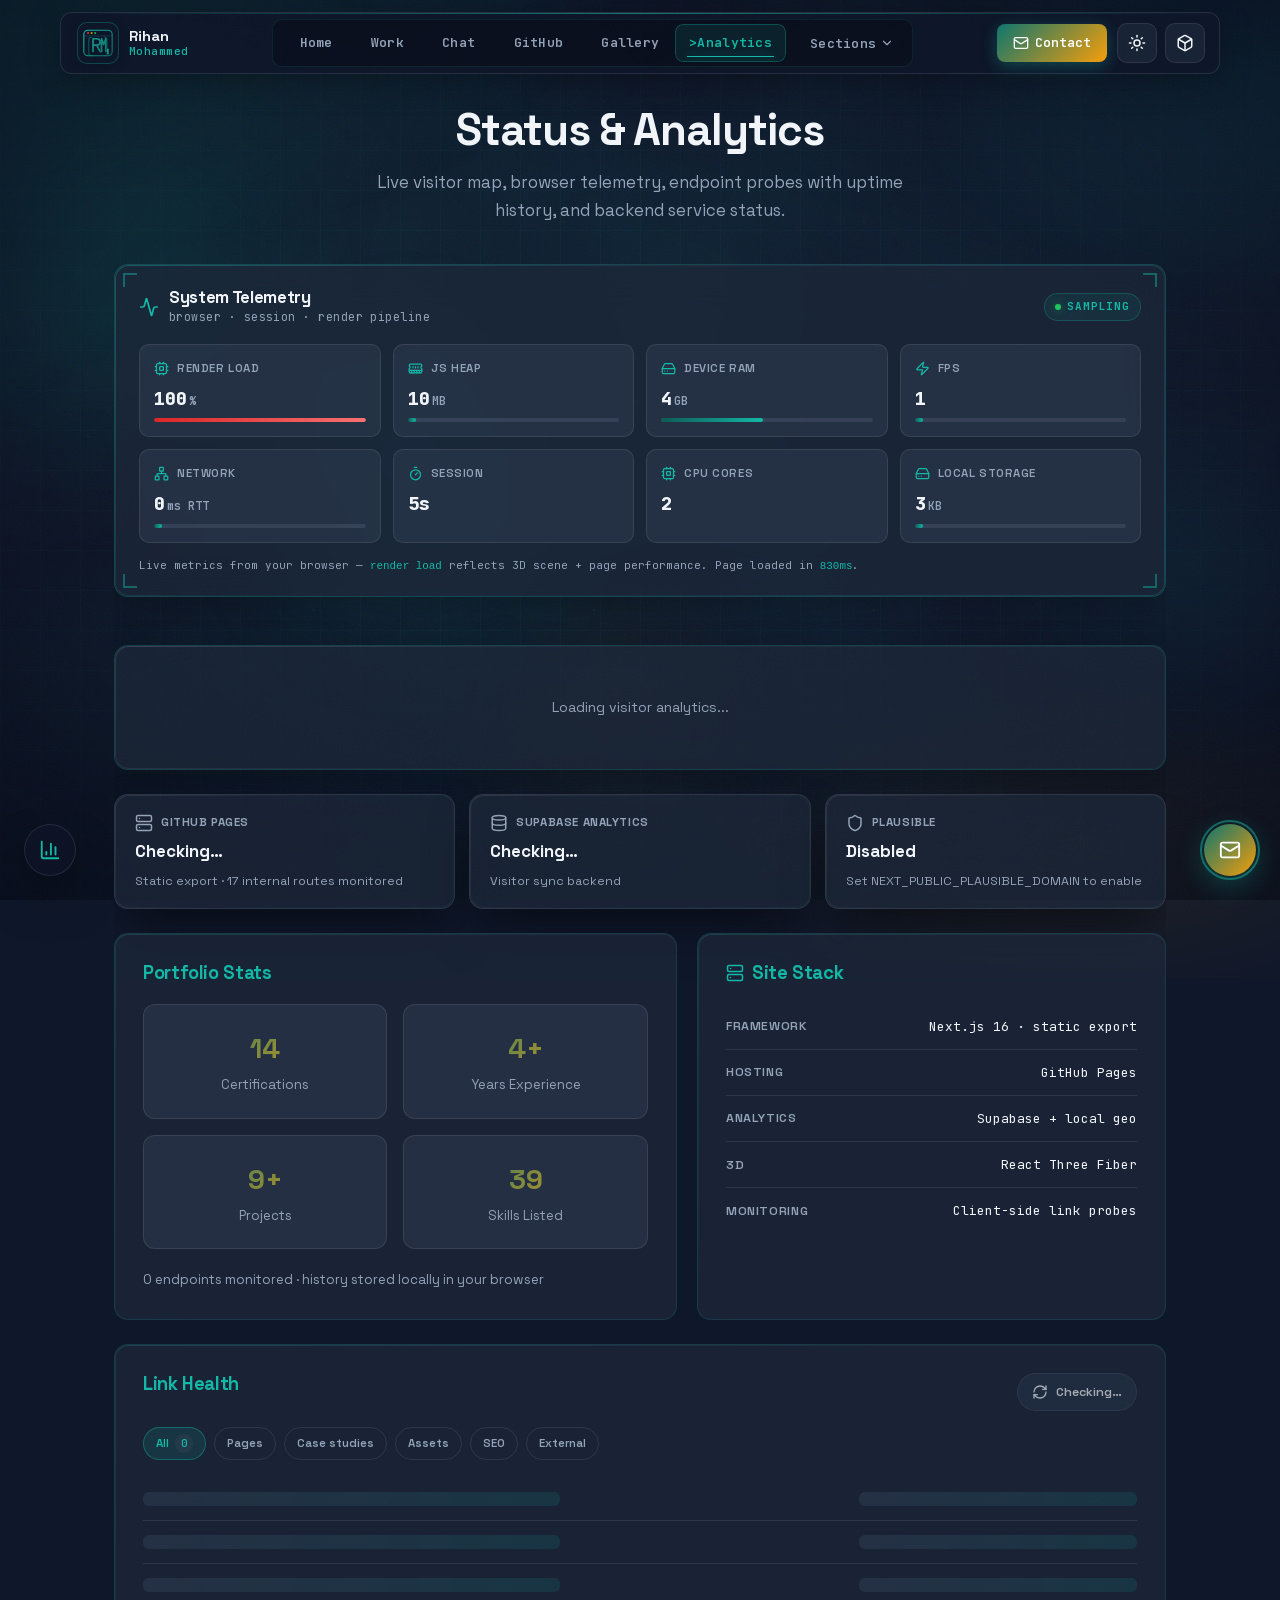
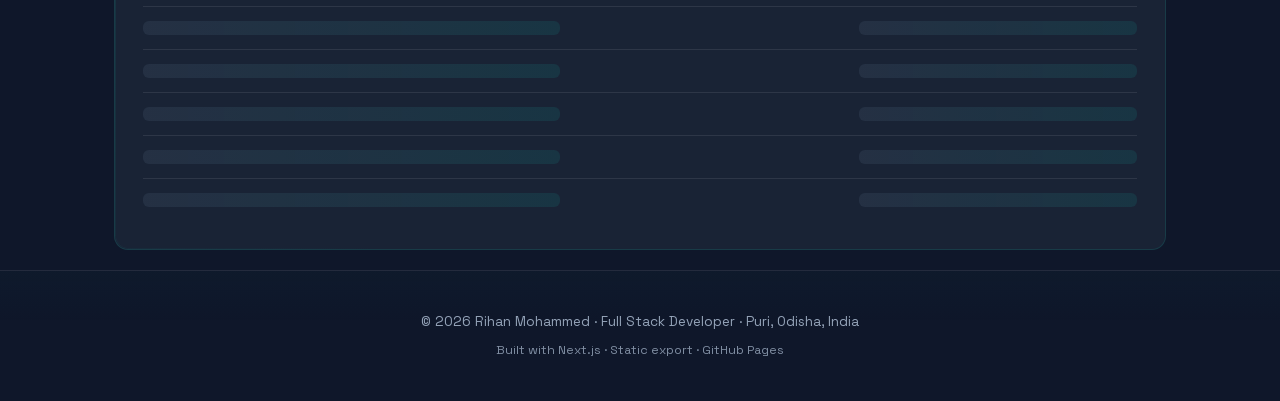
<file: status/index.html>
<!DOCTYPE html><html lang="en" data-scroll-behavior="smooth"><head><meta charSet="utf-8"/><meta name="viewport" content="width=device-width, initial-scale=1, viewport-fit=cover"/><link rel="preload" href="/_next/static/media/0c89a48fa5027cee-s.p.2cyn07wtgehh0.woff2" as="font" crossorigin="" type="font/woff2"/><link rel="preload" href="/_next/static/media/70bc3e132a0a741e-s.p.3t6q91iet4nsy.woff2" as="font" crossorigin="" type="font/woff2"/><link rel="stylesheet" href="/_next/static/chunks/2_6hssysbh1q1.css" data-precedence="next"/><link rel="stylesheet" href="/_next/static/chunks/11l_bt1kgh0xi.css" data-precedence="next"/><link rel="stylesheet" href="/_next/static/chunks/0grwzyq9491ni.css" data-precedence="next"/><link rel="preload" as="script" fetchPriority="low" href="/_next/static/chunks/2-ndo0lbpp9_x.js"/><script src="/_next/static/chunks/27jktro2p5rq9.js" async=""></script><script src="/_next/static/chunks/3j9pm5otqxm82.js" async=""></script><script src="/_next/static/chunks/1jm8luzr2p16n.js" async=""></script><script src="/_next/static/chunks/turbopack-18tp9d7rtx4ue.js" async=""></script><script src="/_next/static/chunks/39mvdw-znjdoh.js" async=""></script><script src="/_next/static/chunks/031d4hdncmqdj.js" async=""></script><script src="/_next/static/chunks/2d1g729azkif6.js" async=""></script><script src="/_next/static/chunks/1acfn79rze674.js" async=""></script><script src="/_next/static/chunks/1wcx1thcq4_cp.js" async=""></script><script src="/_next/static/chunks/005769szt063u.js" async=""></script><script src="/_next/static/chunks/0mfdpcamao58x.js" async=""></script><script src="/_next/static/chunks/1b207t97ypggc.js" async=""></script><link rel="preload" href="/_next/static/chunks/3l4y7g42vt_h1.css" as="style"/><meta name="next-size-adjust" content=""/><title>Status &amp; Analytics · Rihan Mohammed</title><meta name="description" content="Live visitor map, system telemetry, endpoint health checks, uptime history, and service status."/><link rel="author" href="https://im-rihan.github.io"/><meta name="author" content="Rihan Mohammed"/><meta name="keywords" content="Full Stack Developer,React,Next.js,NestJS,TypeScript,Fintech,Real Estate,Rihan Mohammed"/><meta name="creator" content="Rihan Mohammed"/><link rel="canonical" href="https://im-rihan.github.io/status/"/><meta property="og:title" content="Status &amp; Analytics · Rihan Mohammed"/><meta property="og:description" content="Live visitor map, system telemetry, endpoint health checks, uptime history, and service status."/><meta property="og:url" content="https://im-rihan.github.io/status/"/><meta property="og:site_name" content="Rihan Mohammed"/><meta property="og:locale" content="en_US"/><meta property="og:image" content="https://im-rihan.github.io/og-image-dark.png"/><meta property="og:image:type" content="image/png"/><meta property="og:image:width" content="1200"/><meta property="og:image:height" content="630"/><meta property="og:image:alt" content="Rihan Mohammed — Full Stack Developer"/><meta property="og:image" content="https://im-rihan.github.io/og-image-light.png"/><meta property="og:image:type" content="image/png"/><meta property="og:image:width" content="1200"/><meta property="og:image:height" content="630"/><meta property="og:image:alt" content="Rihan Mohammed — Full Stack Developer"/><meta property="og:type" content="website"/><meta name="twitter:card" content="summary_large_image"/><meta name="twitter:title" content="Status &amp; Analytics · Rihan Mohammed"/><meta name="twitter:description" content="Live visitor map, system telemetry, endpoint health checks, uptime history, and service status."/><meta name="twitter:image" content="https://im-rihan.github.io/og-image-dark.png"/><meta name="twitter:image" content="https://im-rihan.github.io/og-image-light.png"/><link rel="icon" href="/favicon.svg" type="image/svg+xml"/><link rel="apple-touch-icon" href="/brand-logo-dark.svg" type="image/svg+xml"/><script src="/_next/static/chunks/0cz1d0mv5g_q7.js" noModule=""></script></head><body class="space_grotesk_7b48352c-module__yIID-W__variable jetbrains_mono_6104e6b7-module__s6uLTa__variable"><div hidden=""><!--$--><!--/$--></div><script type="application/ld+json">{"@context":"https://schema.org","@type":"Person","name":"Rihan Mohammed","jobTitle":"Full Stack Developer","url":"https://im-rihan.github.io","email":"im.rihan.dev@gmail.com","address":{"@type":"PostalAddress","addressLocality":"Puri","addressRegion":"Odisha","addressCountry":"IN"},"sameAs":["https://github.com/im-rihan","https://linkedin.com/in/im-rihan","https://twitter.com/_im_rihan_"]}</script><script type="application/ld+json">{"@context":"https://schema.org","@type":"WebSite","name":"Rihan Mohammed Portfolio","url":"https://im-rihan.github.io","description":"I build production fintech & real-estate platforms — from AI-powered property search and NestJS APIs to data pipelines and cloud infrastructure.","author":{"@type":"Person","name":"Rihan Mohammed"}}</script><script>((a,b,c,d,e,f,g,h)=>{let i=document.documentElement,j=["light","dark"];function k(b){var c;(Array.isArray(a)?a:[a]).forEach(a=>{let c="class"===a,d=c&&f?e.map(a=>f[a]||a):e;c?(i.classList.remove(...d),i.classList.add(f&&f[b]?f[b]:b)):i.setAttribute(a,b)}),c=b,h&&j.includes(c)&&(i.style.colorScheme=c)}if(d)k(d);else try{let a=localStorage.getItem(b)||c,d=g&&"system"===a?window.matchMedia("(prefers-color-scheme: dark)").matches?"dark":"light":a;k(d)}catch(a){}})("class","portfolio-theme","dark",null,["light","dark"],null,false,true)</script><a href="#main-content" class="skip-link">Skip to main content</a><div class="BackgroundFX-module__7DyX5G__fx" aria-hidden="true"><div class="BackgroundFX-module__7DyX5G__depthMesh"></div><div class="BackgroundFX-module__7DyX5G__aurora"></div><div class="BackgroundFX-module__7DyX5G__lightBeams"></div><div class="BackgroundFX-module__7DyX5G__orbs"><span class="BackgroundFX-module__7DyX5G__orbA"></span><span class="BackgroundFX-module__7DyX5G__orbB"></span><span class="BackgroundFX-module__7DyX5G__orbC"></span></div><div class="BackgroundFX-module__7DyX5G__starDust"></div><div class="BackgroundFX-module__7DyX5G__horizon"></div><div class="BackgroundFX-module__7DyX5G__gridPulse"></div><div class="BackgroundFX-module__7DyX5G__scanlines"></div><div class="BackgroundFX-module__7DyX5G__noise"></div><div class="BackgroundFX-module__7DyX5G__vignette"></div><div class="BackgroundFX-module__7DyX5G__interactiveGlow"></div></div><nav class="Navbar-module__cRh5nW__navbar  " data-cursor="nav"><div class="Navbar-module__cRh5nW__scanBar" aria-hidden="true"></div><div class="Navbar-module__cRh5nW__inner"><a class="Logo-module__WIRVka__logo" aria-label="Rihan Mohammed — Home" data-cursor="nav" href="/"><span class="Logo-module__WIRVka__mark"><svg class="Logo-module__WIRVka__svgMark " viewBox="0 0 48 48" fill="none" xmlns="http://www.w3.org/2000/svg" aria-hidden="true"><defs><linearGradient id="_R_1d7nb_-stroke" x1="8" y1="8" x2="40" y2="40" gradientUnits="userSpaceOnUse"><stop offset="0%" stop-color="var(--logo-stroke-a)"></stop><stop offset="100%" stop-color="var(--logo-stroke-b)"></stop></linearGradient></defs><rect x="4" y="6" width="40" height="36" rx="6" stroke="url(#_R_1d7nb_-stroke)" stroke-width="var(--logo-frame-stroke)" fill="var(--logo-fill)"></rect><line x1="4" y1="14" x2="44" y2="14" stroke="url(#_R_1d7nb_-stroke)" stroke-width="1" opacity="var(--logo-divider-opacity)"></line><circle cx="10" cy="10" r="1.5" fill="#ef4444" opacity="var(--logo-dot-opacity)"></circle><circle cx="15" cy="10" r="1.5" fill="#f59e0b" opacity="var(--logo-dot-opacity)"></circle><circle cx="20" cy="10" r="1.5" fill="#22c55e" opacity="var(--logo-dot-opacity)"></circle><path d="M11 20 V38 M11 20 C11 17 13 16 15 16 M11 38 C11 41 13 42 15 42" stroke="url(#_R_1d7nb_-stroke)" stroke-width="1.5" stroke-linecap="round" opacity="var(--logo-bracket-opacity)"></path><path d="M37 20 V38 M37 20 C37 17 35 16 33 16 M37 38 C37 41 35 42 33 42" stroke="url(#_R_1d7nb_-stroke)" stroke-width="1.5" stroke-linecap="round" opacity="var(--logo-bracket-opacity)"></path><path class="Logo-module__WIRVka__svgLetter" d="M17 18 V36 M17 18 H22 C25.5 18 27 20.5 27 23 C27 25.5 25.5 27 22 27 H17 M22 27 L27 36" stroke="url(#_R_1d7nb_-stroke)" stroke-width="var(--logo-letter-stroke)" stroke-linecap="round" stroke-linejoin="round" opacity="var(--logo-letter-opacity)"></path><path class="Logo-module__WIRVka__svgLetter" d="M29 36 V18 L32 26 L35 18 V36" stroke="url(#_R_1d7nb_-stroke)" stroke-width="var(--logo-letter-stroke)" stroke-linecap="round" stroke-linejoin="round" opacity="var(--logo-letter-opacity)"></path><rect class="Logo-module__WIRVka__svgCursor" x="37" y="32" width="2" height="8" rx="0.5" fill="var(--logo-cursor)"></rect></svg></span><span class="Logo-module__WIRVka__wordmark"><span class="Logo-module__WIRVka__name">Rihan</span><span class="Logo-module__WIRVka__surname">Mohammed</span></span></a><div class="Navbar-module__cRh5nW__navCenter"><ul class="Navbar-module__cRh5nW__links "><li><a class="Navbar-module__cRh5nW__navLink " data-cursor="nav" href="/"><span class="Navbar-module__cRh5nW__navPrefix" aria-hidden="true">&gt;</span><span class="Navbar-module__cRh5nW__navLinkText">Home</span><span class="Navbar-module__cRh5nW__navUnderline" aria-hidden="true"></span></a></li><li><a class="Navbar-module__cRh5nW__navLink " data-cursor="nav" href="/work/"><span class="Navbar-module__cRh5nW__navPrefix" aria-hidden="true">&gt;</span><span class="Navbar-module__cRh5nW__navLinkText">Work</span><span class="Navbar-module__cRh5nW__navUnderline" aria-hidden="true"></span></a></li><li><a class="Navbar-module__cRh5nW__navLink " data-cursor="nav" href="/chat/"><span class="Navbar-module__cRh5nW__navPrefix" aria-hidden="true">&gt;</span><span class="Navbar-module__cRh5nW__navLinkText">Chat</span><span class="Navbar-module__cRh5nW__navUnderline" aria-hidden="true"></span></a></li><li><a class="Navbar-module__cRh5nW__navLink " data-cursor="nav" href="/github/"><span class="Navbar-module__cRh5nW__navPrefix" aria-hidden="true">&gt;</span><span class="Navbar-module__cRh5nW__navLinkText">GitHub</span><span class="Navbar-module__cRh5nW__navUnderline" aria-hidden="true"></span></a></li><li><a class="Navbar-module__cRh5nW__navLink " data-cursor="nav" href="/gallery/"><span class="Navbar-module__cRh5nW__navPrefix" aria-hidden="true">&gt;</span><span class="Navbar-module__cRh5nW__navLinkText">Gallery</span><span class="Navbar-module__cRh5nW__navUnderline" aria-hidden="true"></span></a></li><li><a class="Navbar-module__cRh5nW__navLink Navbar-module__cRh5nW__activeLink" data-cursor="nav" href="/status/"><span class="Navbar-module__cRh5nW__activePill" aria-hidden="true"></span><span class="Navbar-module__cRh5nW__navPrefix" aria-hidden="true">&gt;</span><span class="Navbar-module__cRh5nW__navLinkText">Analytics</span><span class="Navbar-module__cRh5nW__navUnderline" aria-hidden="true"></span></a></li><li class="Navbar-module__cRh5nW__exploreItem"><button type="button" class="Navbar-module__cRh5nW__exploreBtn " aria-expanded="false" aria-haspopup="true" data-cursor="nav"><span class="Navbar-module__cRh5nW__navPrefix" aria-hidden="true">&gt;</span><span class="Navbar-module__cRh5nW__navLinkText">Sections</span><svg xmlns="http://www.w3.org/2000/svg" width="14" height="14" viewBox="0 0 24 24" fill="none" stroke="currentColor" stroke-width="2" stroke-linecap="round" stroke-linejoin="round" class="lucide lucide-chevron-down Navbar-module__cRh5nW__chevron"><path d="m6 9 6 6 6-6"></path></svg><span class="Navbar-module__cRh5nW__navUnderline" aria-hidden="true"></span></button></li></ul></div><div class="Navbar-module__cRh5nW__actions"><a href="mailto:im.rihan.dev@gmail.com" class="Navbar-module__cRh5nW__contactCta" data-cursor="pointer"><svg xmlns="http://www.w3.org/2000/svg" width="16" height="16" viewBox="0 0 24 24" fill="none" stroke="currentColor" stroke-width="2" stroke-linecap="round" stroke-linejoin="round" class="lucide lucide-mail"><rect width="20" height="16" x="2" y="4" rx="2"></rect><path d="m22 7-8.97 5.7a1.94 1.94 0 0 1-2.06 0L2 7"></path></svg><span>Contact</span></a><button class="ThemeToggle-module__gv9_OW__toggle" aria-label="Toggle theme"></button><button type="button" class="Navbar-module__cRh5nW__menuBtn " aria-label="Toggle menu" aria-expanded="false" data-cursor="pointer"><span></span><span></span><span></span></button></div></div></nav><main id="main-content" class="main-content"><header class="page-header container PageHeader-module__cS7uea__header"><div class="PageHeader-module__cS7uea__copy" style="transform:none"><h1>Status &amp; Analytics</h1><p>Live visitor map, browser telemetry, endpoint probes with uptime history, and backend service status.</p></div></header><div class="container"><div class="StatusDashboard-module__6OhisW__wrapper"><section class="glass-card SystemMetrics-module__1QxJxa__panel" aria-label="Client system metrics"><div class="SystemMetrics-module__1QxJxa__glowBorder" aria-hidden="true"></div><span class="SystemMetrics-module__1QxJxa__corner SystemMetrics-module__1QxJxa__cornerTl" aria-hidden="true"></span><span class="SystemMetrics-module__1QxJxa__corner SystemMetrics-module__1QxJxa__cornerTr" aria-hidden="true"></span><span class="SystemMetrics-module__1QxJxa__corner SystemMetrics-module__1QxJxa__cornerBl" aria-hidden="true"></span><span class="SystemMetrics-module__1QxJxa__corner SystemMetrics-module__1QxJxa__cornerBr" aria-hidden="true"></span><div class="SystemMetrics-module__1QxJxa__header"><div class="SystemMetrics-module__1QxJxa__headerLeft"><svg xmlns="http://www.w3.org/2000/svg" width="20" height="20" viewBox="0 0 24 24" fill="none" stroke="currentColor" stroke-width="2" stroke-linecap="round" stroke-linejoin="round" class="lucide lucide-activity"><path d="M22 12h-2.48a2 2 0 0 0-1.93 1.46l-2.35 8.36a.25.25 0 0 1-.48 0L9.24 2.18a.25.25 0 0 0-.48 0l-2.35 8.36A2 2 0 0 1 4.49 12H2"></path></svg><div><h2>System Telemetry</h2><p class="SystemMetrics-module__1QxJxa__sub">browser · session · render pipeline</p></div></div><span class="SystemMetrics-module__1QxJxa__live"><span class="SystemMetrics-module__1QxJxa__liveDot" aria-hidden="true"></span>sampling</span></div><div class="SystemMetrics-module__1QxJxa__grid"><div class="SystemMetrics-module__1QxJxa__metric"><div class="SystemMetrics-module__1QxJxa__metricHead"><svg xmlns="http://www.w3.org/2000/svg" width="15" height="15" viewBox="0 0 24 24" fill="none" stroke="currentColor" stroke-width="2" stroke-linecap="round" stroke-linejoin="round" class="lucide lucide-cpu"><rect width="16" height="16" x="4" y="4" rx="2"></rect><rect width="6" height="6" x="9" y="9" rx="1"></rect><path d="M15 2v2"></path><path d="M15 20v2"></path><path d="M2 15h2"></path><path d="M2 9h2"></path><path d="M20 15h2"></path><path d="M20 9h2"></path><path d="M9 2v2"></path><path d="M9 20v2"></path></svg><span>Render load</span></div><div class="SystemMetrics-module__1QxJxa__value">8<span class="SystemMetrics-module__1QxJxa__unit">%</span></div><div class="SystemMetrics-module__1QxJxa__barTrack" aria-hidden="true"><div class="SystemMetrics-module__1QxJxa__barFill SystemMetrics-module__1QxJxa__barFill" style="width:8%"></div></div></div><div class="SystemMetrics-module__1QxJxa__metric"><div class="SystemMetrics-module__1QxJxa__metricHead"><svg xmlns="http://www.w3.org/2000/svg" width="15" height="15" viewBox="0 0 24 24" fill="none" stroke="currentColor" stroke-width="2" stroke-linecap="round" stroke-linejoin="round" class="lucide lucide-memory-stick"><path d="M6 19v-3"></path><path d="M10 19v-3"></path><path d="M14 19v-3"></path><path d="M18 19v-3"></path><path d="M8 11V9"></path><path d="M16 11V9"></path><path d="M12 11V9"></path><path d="M2 15h20"></path><path d="M2 7a2 2 0 0 1 2-2h16a2 2 0 0 1 2 2v1.1a2 2 0 0 0 0 3.837V17a2 2 0 0 1-2 2H4a2 2 0 0 1-2-2v-5.1a2 2 0 0 0 0-3.837Z"></path></svg><span>JS heap</span></div><div class="SystemMetrics-module__1QxJxa__value">—</div></div><div class="SystemMetrics-module__1QxJxa__metric"><div class="SystemMetrics-module__1QxJxa__metricHead"><svg xmlns="http://www.w3.org/2000/svg" width="15" height="15" viewBox="0 0 24 24" fill="none" stroke="currentColor" stroke-width="2" stroke-linecap="round" stroke-linejoin="round" class="lucide lucide-hard-drive"><line x1="22" x2="2" y1="12" y2="12"></line><path d="M5.45 5.11 2 12v6a2 2 0 0 0 2 2h16a2 2 0 0 0 2-2v-6l-3.45-6.89A2 2 0 0 0 16.76 4H7.24a2 2 0 0 0-1.79 1.11z"></path><line x1="6" x2="6.01" y1="16" y2="16"></line><line x1="10" x2="10.01" y1="16" y2="16"></line></svg><span>Device RAM</span></div><div class="SystemMetrics-module__1QxJxa__value">—</div></div><div class="SystemMetrics-module__1QxJxa__metric"><div class="SystemMetrics-module__1QxJxa__metricHead"><svg xmlns="http://www.w3.org/2000/svg" width="15" height="15" viewBox="0 0 24 24" fill="none" stroke="currentColor" stroke-width="2" stroke-linecap="round" stroke-linejoin="round" class="lucide lucide-zap"><path d="M4 14a1 1 0 0 1-.78-1.63l9.9-10.2a.5.5 0 0 1 .86.46l-1.92 6.02A1 1 0 0 0 13 10h7a1 1 0 0 1 .78 1.63l-9.9 10.2a.5.5 0 0 1-.86-.46l1.92-6.02A1 1 0 0 0 11 14z"></path></svg><span>FPS</span></div><div class="SystemMetrics-module__1QxJxa__value">60</div><div class="SystemMetrics-module__1QxJxa__barTrack" aria-hidden="true"><div class="SystemMetrics-module__1QxJxa__barFill SystemMetrics-module__1QxJxa__barFillHot" style="width:100%"></div></div></div><div class="SystemMetrics-module__1QxJxa__metric"><div class="SystemMetrics-module__1QxJxa__metricHead"><svg xmlns="http://www.w3.org/2000/svg" width="15" height="15" viewBox="0 0 24 24" fill="none" stroke="currentColor" stroke-width="2" stroke-linecap="round" stroke-linejoin="round" class="lucide lucide-network"><rect x="16" y="16" width="6" height="6" rx="1"></rect><rect x="2" y="16" width="6" height="6" rx="1"></rect><rect x="9" y="2" width="6" height="6" rx="1"></rect><path d="M5 16v-3a1 1 0 0 1 1-1h12a1 1 0 0 1 1 1v3"></path><path d="M12 12V8"></path></svg><span>Network</span></div><div class="SystemMetrics-module__1QxJxa__value">unknown</div></div><div class="SystemMetrics-module__1QxJxa__metric"><div class="SystemMetrics-module__1QxJxa__metricHead"><svg xmlns="http://www.w3.org/2000/svg" width="15" height="15" viewBox="0 0 24 24" fill="none" stroke="currentColor" stroke-width="2" stroke-linecap="round" stroke-linejoin="round" class="lucide lucide-timer"><line x1="10" x2="14" y1="2" y2="2"></line><line x1="12" x2="15" y1="14" y2="11"></line><circle cx="12" cy="14" r="8"></circle></svg><span>Session</span></div><div class="SystemMetrics-module__1QxJxa__value">0s</div></div><div class="SystemMetrics-module__1QxJxa__metric"><div class="SystemMetrics-module__1QxJxa__metricHead"><svg xmlns="http://www.w3.org/2000/svg" width="15" height="15" viewBox="0 0 24 24" fill="none" stroke="currentColor" stroke-width="2" stroke-linecap="round" stroke-linejoin="round" class="lucide lucide-cpu"><rect width="16" height="16" x="4" y="4" rx="2"></rect><rect width="6" height="6" x="9" y="9" rx="1"></rect><path d="M15 2v2"></path><path d="M15 20v2"></path><path d="M2 15h2"></path><path d="M2 9h2"></path><path d="M20 15h2"></path><path d="M20 9h2"></path><path d="M9 2v2"></path><path d="M9 20v2"></path></svg><span>CPU cores</span></div><div class="SystemMetrics-module__1QxJxa__value">—</div></div><div class="SystemMetrics-module__1QxJxa__metric"><div class="SystemMetrics-module__1QxJxa__metricHead"><svg xmlns="http://www.w3.org/2000/svg" width="15" height="15" viewBox="0 0 24 24" fill="none" stroke="currentColor" stroke-width="2" stroke-linecap="round" stroke-linejoin="round" class="lucide lucide-hard-drive"><line x1="22" x2="2" y1="12" y2="12"></line><path d="M5.45 5.11 2 12v6a2 2 0 0 0 2 2h16a2 2 0 0 0 2-2v-6l-3.45-6.89A2 2 0 0 0 16.76 4H7.24a2 2 0 0 0-1.79 1.11z"></path><line x1="6" x2="6.01" y1="16" y2="16"></line><line x1="10" x2="10.01" y1="16" y2="16"></line></svg><span>Local storage</span></div><div class="SystemMetrics-module__1QxJxa__value">0<span class="SystemMetrics-module__1QxJxa__unit">KB</span></div><div class="SystemMetrics-module__1QxJxa__barTrack" aria-hidden="true"><div class="SystemMetrics-module__1QxJxa__barFill SystemMetrics-module__1QxJxa__barFill" style="width:4%"></div></div></div></div><p class="SystemMetrics-module__1QxJxa__hint">Live metrics from your browser — <code>render load</code> reflects 3D scene + page performance.</p></section><div class="glass-card VisitorMonitor-module__1BFYIW__card"><p class="VisitorMonitor-module__1BFYIW__loading">Loading visitor analytics...</p></div><div class="StatusDashboard-module__6OhisW__servicesRow"><div class="glass-card StatusDashboard-module__6OhisW__serviceCard undefined"><div class="StatusDashboard-module__6OhisW__serviceHead"><svg xmlns="http://www.w3.org/2000/svg" width="18" height="18" viewBox="0 0 24 24" fill="none" stroke="currentColor" stroke-width="2" stroke-linecap="round" stroke-linejoin="round" class="lucide lucide-server"><rect width="20" height="8" x="2" y="2" rx="2" ry="2"></rect><rect width="20" height="8" x="2" y="14" rx="2" ry="2"></rect><line x1="6" x2="6.01" y1="6" y2="6"></line><line x1="6" x2="6.01" y1="18" y2="18"></line></svg><span>GitHub Pages</span></div><strong class="StatusDashboard-module__6OhisW__serviceStatus">Checking…</strong><p class="StatusDashboard-module__6OhisW__serviceDetail">Static export · 17 internal routes monitored</p></div><div class="glass-card StatusDashboard-module__6OhisW__serviceCard undefined"><div class="StatusDashboard-module__6OhisW__serviceHead"><svg xmlns="http://www.w3.org/2000/svg" width="18" height="18" viewBox="0 0 24 24" fill="none" stroke="currentColor" stroke-width="2" stroke-linecap="round" stroke-linejoin="round" class="lucide lucide-database"><ellipse cx="12" cy="5" rx="9" ry="3"></ellipse><path d="M3 5V19A9 3 0 0 0 21 19V5"></path><path d="M3 12A9 3 0 0 0 21 12"></path></svg><span>Supabase Analytics</span></div><strong class="StatusDashboard-module__6OhisW__serviceStatus">Checking…</strong><p class="StatusDashboard-module__6OhisW__serviceDetail">Visitor sync backend</p></div><div class="glass-card StatusDashboard-module__6OhisW__serviceCard undefined"><div class="StatusDashboard-module__6OhisW__serviceHead"><svg xmlns="http://www.w3.org/2000/svg" width="18" height="18" viewBox="0 0 24 24" fill="none" stroke="currentColor" stroke-width="2" stroke-linecap="round" stroke-linejoin="round" class="lucide lucide-shield"><path d="M20 13c0 5-3.5 7.5-7.66 8.95a1 1 0 0 1-.67-.01C7.5 20.5 4 18 4 13V6a1 1 0 0 1 1-1c2 0 4.5-1.2 6.24-2.72a1.17 1.17 0 0 1 1.52 0C14.51 3.81 17 5 19 5a1 1 0 0 1 1 1z"></path></svg><span>Plausible</span></div><strong class="StatusDashboard-module__6OhisW__serviceStatus">Disabled</strong><p class="StatusDashboard-module__6OhisW__serviceDetail">Set NEXT_PUBLIC_PLAUSIBLE_DOMAIN to enable</p></div></div><div class="StatusDashboard-module__6OhisW__row"><div class="glass-card StatusDashboard-module__6OhisW__statsCard"><h2>Portfolio Stats</h2><div class="StatusDashboard-module__6OhisW__statsGrid"><div class="StatusDashboard-module__6OhisW__stat"><span class="StatusDashboard-module__6OhisW__num">14</span><span>Certifications</span></div><div class="StatusDashboard-module__6OhisW__stat"><span class="StatusDashboard-module__6OhisW__num">4+</span><span>Years Experience</span></div><div class="StatusDashboard-module__6OhisW__stat"><span class="StatusDashboard-module__6OhisW__num">9<!-- -->+</span><span>Projects</span></div><div class="StatusDashboard-module__6OhisW__stat"><span class="StatusDashboard-module__6OhisW__num">39</span><span>Skills Listed</span></div></div><p class="StatusDashboard-module__6OhisW__buildNote">0<!-- --> endpoints monitored · history stored locally in your browser</p></div><div class="glass-card StatusDashboard-module__6OhisW__stackCard"><h2><svg xmlns="http://www.w3.org/2000/svg" width="18" height="18" viewBox="0 0 24 24" fill="none" stroke="currentColor" stroke-width="2" stroke-linecap="round" stroke-linejoin="round" class="lucide lucide-server"><rect width="20" height="8" x="2" y="2" rx="2" ry="2"></rect><rect width="20" height="8" x="2" y="14" rx="2" ry="2"></rect><line x1="6" x2="6.01" y1="6" y2="6"></line><line x1="6" x2="6.01" y1="18" y2="18"></line></svg>Site Stack</h2><ul class="StatusDashboard-module__6OhisW__stackList"><li><span class="StatusDashboard-module__6OhisW__stackLabel">Framework</span><span class="StatusDashboard-module__6OhisW__stackValue">Next.js 16 · static export</span></li><li><span class="StatusDashboard-module__6OhisW__stackLabel">Hosting</span><span class="StatusDashboard-module__6OhisW__stackValue">GitHub Pages</span></li><li><span class="StatusDashboard-module__6OhisW__stackLabel">Analytics</span><span class="StatusDashboard-module__6OhisW__stackValue">Supabase + local geo</span></li><li><span class="StatusDashboard-module__6OhisW__stackLabel">3D</span><span class="StatusDashboard-module__6OhisW__stackValue">React Three Fiber</span></li><li><span class="StatusDashboard-module__6OhisW__stackLabel">Monitoring</span><span class="StatusDashboard-module__6OhisW__stackValue">Client-side link probes</span></li></ul></div></div><div class="glass-card StatusDashboard-module__6OhisW__linksCard"><div class="StatusDashboard-module__6OhisW__linksHeader"><div><h2>Link Health</h2></div><button type="button" class="StatusDashboard-module__6OhisW__refreshBtn" disabled="" aria-label="Re-run link health checks" data-cursor="pointer"><svg xmlns="http://www.w3.org/2000/svg" width="16" height="16" viewBox="0 0 24 24" fill="none" stroke="currentColor" stroke-width="2" stroke-linecap="round" stroke-linejoin="round" class="lucide lucide-refresh-cw StatusDashboard-module__6OhisW__spinning"><path d="M3 12a9 9 0 0 1 9-9 9.75 9.75 0 0 1 6.74 2.74L21 8"></path><path d="M21 3v5h-5"></path><path d="M21 12a9 9 0 0 1-9 9 9.75 9.75 0 0 1-6.74-2.74L3 16"></path><path d="M8 16H3v5"></path></svg>Checking…</button></div><div class="StatusDashboard-module__6OhisW__filters" role="tablist" aria-label="Filter endpoints"><button type="button" role="tab" aria-selected="true" class="StatusDashboard-module__6OhisW__filterChip StatusDashboard-module__6OhisW__filterActive">All<span class="StatusDashboard-module__6OhisW__filterCount">0</span></button><button type="button" role="tab" aria-selected="false" class="StatusDashboard-module__6OhisW__filterChip ">Pages</button><button type="button" role="tab" aria-selected="false" class="StatusDashboard-module__6OhisW__filterChip ">Case studies</button><button type="button" role="tab" aria-selected="false" class="StatusDashboard-module__6OhisW__filterChip ">Assets</button><button type="button" role="tab" aria-selected="false" class="StatusDashboard-module__6OhisW__filterChip ">SEO</button><button type="button" role="tab" aria-selected="false" class="StatusDashboard-module__6OhisW__filterChip ">External</button></div><ul class="StatusDashboard-module__6OhisW__linkList" aria-busy="true" aria-label="Loading endpoint checks"><li class="StatusDashboard-module__6OhisW__skeletonRow" aria-hidden="true"><div class="StatusDashboard-module__6OhisW__skeletonLine" style="width:42%"></div><div class="StatusDashboard-module__6OhisW__skeletonLine" style="width:28%"></div></li><li class="StatusDashboard-module__6OhisW__skeletonRow" aria-hidden="true"><div class="StatusDashboard-module__6OhisW__skeletonLine" style="width:42%"></div><div class="StatusDashboard-module__6OhisW__skeletonLine" style="width:28%"></div></li><li class="StatusDashboard-module__6OhisW__skeletonRow" aria-hidden="true"><div class="StatusDashboard-module__6OhisW__skeletonLine" style="width:42%"></div><div class="StatusDashboard-module__6OhisW__skeletonLine" style="width:28%"></div></li><li class="StatusDashboard-module__6OhisW__skeletonRow" aria-hidden="true"><div class="StatusDashboard-module__6OhisW__skeletonLine" style="width:42%"></div><div class="StatusDashboard-module__6OhisW__skeletonLine" style="width:28%"></div></li><li class="StatusDashboard-module__6OhisW__skeletonRow" aria-hidden="true"><div class="StatusDashboard-module__6OhisW__skeletonLine" style="width:42%"></div><div class="StatusDashboard-module__6OhisW__skeletonLine" style="width:28%"></div></li><li class="StatusDashboard-module__6OhisW__skeletonRow" aria-hidden="true"><div class="StatusDashboard-module__6OhisW__skeletonLine" style="width:42%"></div><div class="StatusDashboard-module__6OhisW__skeletonLine" style="width:28%"></div></li><li class="StatusDashboard-module__6OhisW__skeletonRow" aria-hidden="true"><div class="StatusDashboard-module__6OhisW__skeletonLine" style="width:42%"></div><div class="StatusDashboard-module__6OhisW__skeletonLine" style="width:28%"></div></li><li class="StatusDashboard-module__6OhisW__skeletonRow" aria-hidden="true"><div class="StatusDashboard-module__6OhisW__skeletonLine" style="width:42%"></div><div class="StatusDashboard-module__6OhisW__skeletonLine" style="width:28%"></div></li></ul></div></div></div><!--$--><!--/$--></main><footer class="Footer-module__3hUVsW__footer"><div class="container"><p class="Footer-module__3hUVsW__copy">© <!-- -->2026<!-- --> <a data-cursor="pointer" href="/">Rihan Mohammed</a> · <!-- -->Full Stack Developer<!-- --> · <!-- -->Puri, Odisha, India</p><p class="Footer-module__3hUVsW__meta">Built with Next.js · Static export ·<!-- --> <a href="https://pages.github.com" target="_blank" rel="noopener noreferrer" data-cursor="pointer">GitHub Pages</a></p></div></footer><div class="ContactDock-module__bQfdha__dock "><div class="ContactDock-module__bQfdha__panel" aria-hidden="true"><div class="ContactDock-module__bQfdha__panelHead"><div><strong>Get in touch</strong><p>Available for hire · replies within 24–48h</p></div><button type="button" class="ContactDock-module__bQfdha__closeBtn" aria-label="Close contact panel"><svg xmlns="http://www.w3.org/2000/svg" width="18" height="18" viewBox="0 0 24 24" fill="none" stroke="currentColor" stroke-width="2" stroke-linecap="round" stroke-linejoin="round" class="lucide lucide-x"><path d="M18 6 6 18"></path><path d="m6 6 12 12"></path></svg></button></div><div class="ContactDock-module__bQfdha__quickRow"><a href="mailto:im.rihan.dev@gmail.com" class="ContactDock-module__bQfdha__quickBtn" data-cursor="pointer"><svg xmlns="http://www.w3.org/2000/svg" width="16" height="16" viewBox="0 0 24 24" fill="none" stroke="currentColor" stroke-width="2" stroke-linecap="round" stroke-linejoin="round" class="lucide lucide-mail"><rect width="20" height="16" x="2" y="4" rx="2"></rect><path d="m22 7-8.97 5.7a1.94 1.94 0 0 1-2.06 0L2 7"></path></svg>Email</a><a href="tel:+917682078927" class="ContactDock-module__bQfdha__quickBtn" data-cursor="pointer"><svg xmlns="http://www.w3.org/2000/svg" width="16" height="16" viewBox="0 0 24 24" fill="none" stroke="currentColor" stroke-width="2" stroke-linecap="round" stroke-linejoin="round" class="lucide lucide-phone"><path d="M22 16.92v3a2 2 0 0 1-2.18 2 19.79 19.79 0 0 1-8.63-3.07 19.5 19.5 0 0 1-6-6 19.79 19.79 0 0 1-3.07-8.67A2 2 0 0 1 4.11 2h3a2 2 0 0 1 2 1.72 12.84 12.84 0 0 0 .7 2.81 2 2 0 0 1-.45 2.11L8.09 9.91a16 16 0 0 0 6 6l1.27-1.27a2 2 0 0 1 2.11-.45 12.84 12.84 0 0 0 2.81.7A2 2 0 0 1 22 16.92z"></path></svg>Call</a><a class="ContactDock-module__bQfdha__quickBtn" data-cursor="pointer" href="/#contact">Full contact</a><a class="ContactDock-module__bQfdha__quickBtn" data-cursor="pointer" href="/chat/"><svg xmlns="http://www.w3.org/2000/svg" width="16" height="16" viewBox="0 0 24 24" fill="none" stroke="currentColor" stroke-width="2" stroke-linecap="round" stroke-linejoin="round" class="lucide lucide-message-circle"><path d="M7.9 20A9 9 0 1 0 4 16.1L2 22Z"></path></svg>Chat</a></div><div class="ContactDock-module__bQfdha__socialRow"><div class="SocialLinks-module__KD0Q-a__row SocialLinks-module__KD0Q-a__sm " role="list"><a href="https://github.com/im-rihan" class="SocialLinks-module__KD0Q-a__link SocialLinks-module__KD0Q-a__github" target="_blank" rel="noopener noreferrer" aria-label="GitHub" data-cursor="pointer" role="listitem"><span class="SocialLinks-module__KD0Q-a__iconWrap"><svg xmlns="http://www.w3.org/2000/svg" width="16" height="16" viewBox="0 0 24 24" fill="none" stroke="currentColor" stroke-width="2" stroke-linecap="round" stroke-linejoin="round" class="lucide lucide-github"><path d="M15 22v-4a4.8 4.8 0 0 0-1-3.5c3 0 6-2 6-5.5.08-1.25-.27-2.48-1-3.5.28-1.15.28-2.35 0-3.5 0 0-1 0-3 1.5-2.64-.5-5.36-.5-8 0C6 2 5 2 5 2c-.3 1.15-.3 2.35 0 3.5A5.403 5.403 0 0 0 4 9c0 3.5 3 5.5 6 5.5-.39.49-.68 1.05-.85 1.65-.17.6-.22 1.23-.15 1.85v4"></path><path d="M9 18c-4.51 2-5-2-7-2"></path></svg></span><span class="SocialLinks-module__KD0Q-a__tooltip">GitHub</span></a><a href="https://linkedin.com/in/im-rihan" class="SocialLinks-module__KD0Q-a__link SocialLinks-module__KD0Q-a__linkedin" target="_blank" rel="noopener noreferrer" aria-label="LinkedIn" data-cursor="pointer" role="listitem"><span class="SocialLinks-module__KD0Q-a__iconWrap"><svg xmlns="http://www.w3.org/2000/svg" width="16" height="16" viewBox="0 0 24 24" fill="none" stroke="currentColor" stroke-width="2" stroke-linecap="round" stroke-linejoin="round" class="lucide lucide-linkedin"><path d="M16 8a6 6 0 0 1 6 6v7h-4v-7a2 2 0 0 0-2-2 2 2 0 0 0-2 2v7h-4v-7a6 6 0 0 1 6-6z"></path><rect width="4" height="12" x="2" y="9"></rect><circle cx="4" cy="4" r="2"></circle></svg></span><span class="SocialLinks-module__KD0Q-a__tooltip">LinkedIn</span></a><a href="https://twitter.com/_im_rihan_" class="SocialLinks-module__KD0Q-a__link SocialLinks-module__KD0Q-a__twitter" target="_blank" rel="noopener noreferrer" aria-label="X (Twitter)" data-cursor="pointer" role="listitem"><span class="SocialLinks-module__KD0Q-a__iconWrap"><svg width="16" height="16" viewBox="0 0 24 24" fill="currentColor" aria-hidden="true"><path d="M18.244 2.25h3.308l-7.227 8.26 8.502 11.24H16.17l-5.214-6.817L4.99 21.75H1.68l7.73-8.835L1.254 2.25H8.08l4.713 6.231zm-1.161 17.52h1.833L7.084 4.126H5.117z"></path></svg></span><span class="SocialLinks-module__KD0Q-a__tooltip">X (Twitter)</span></a><a href="mailto:im.rihan.dev@gmail.com" class="SocialLinks-module__KD0Q-a__link SocialLinks-module__KD0Q-a__email" aria-label="Email" data-cursor="pointer" role="listitem"><span class="SocialLinks-module__KD0Q-a__iconWrap"><svg xmlns="http://www.w3.org/2000/svg" width="16" height="16" viewBox="0 0 24 24" fill="none" stroke="currentColor" stroke-width="2" stroke-linecap="round" stroke-linejoin="round" class="lucide lucide-mail"><rect width="20" height="16" x="2" y="4" rx="2"></rect><path d="m22 7-8.97 5.7a1.94 1.94 0 0 1-2.06 0L2 7"></path></svg></span><span class="SocialLinks-module__KD0Q-a__tooltip">Email</span></a></div></div></div><button type="button" class="ContactDock-module__bQfdha__fab" aria-expanded="false" aria-label="Open contact options" data-cursor="pointer"><svg xmlns="http://www.w3.org/2000/svg" width="22" height="22" viewBox="0 0 24 24" fill="none" stroke="currentColor" stroke-width="2" stroke-linecap="round" stroke-linejoin="round" class="lucide lucide-mail"><rect width="20" height="16" x="2" y="4" rx="2"></rect><path d="m22 7-8.97 5.7a1.94 1.94 0 0 1-2.06 0L2 7"></path></svg><span class="ContactDock-module__bQfdha__fabPulse" aria-hidden="true"></span></button></div><button type="button" class="AnalysisOverlay-module__twhh_G__fab" aria-label="Open portfolio insights" data-cursor="pointer"><svg xmlns="http://www.w3.org/2000/svg" width="22" height="22" viewBox="0 0 24 24" fill="none" stroke="currentColor" stroke-width="2" stroke-linecap="round" stroke-linejoin="round" class="lucide lucide-chart-column"><path d="M3 3v16a2 2 0 0 0 2 2h16"></path><path d="M18 17V9"></path><path d="M13 17V5"></path><path d="M8 17v-3"></path></svg><span class="AnalysisOverlay-module__twhh_G__fabLabel">Insights</span></button><script src="/_next/static/chunks/2-ndo0lbpp9_x.js" id="_R_" async=""></script><script>(self.__next_f=self.__next_f||[]).push([0])</script><script>self.__next_f.push([1,"1:\"$Sreact.fragment\"\n2:I[30824,[\"/_next/static/chunks/39mvdw-znjdoh.js\",\"/_next/static/chunks/031d4hdncmqdj.js\",\"/_next/static/chunks/2d1g729azkif6.js\",\"/_next/static/chunks/1acfn79rze674.js\",\"/_next/static/chunks/1wcx1thcq4_cp.js\",\"/_next/static/chunks/005769szt063u.js\"],\"Providers\"]\n3:I[10400,[\"/_next/static/chunks/39mvdw-znjdoh.js\",\"/_next/static/chunks/031d4hdncmqdj.js\",\"/_next/static/chunks/2d1g729azkif6.js\",\"/_next/static/chunks/1acfn79rze674.js\",\"/_next/static/chunks/1wcx1thcq4_cp.js\",\"/_next/static/chunks/005769szt063u.js\"],\"AppShell\"]\n4:I[39756,[\"/_next/static/chunks/39mvdw-znjdoh.js\",\"/_next/static/chunks/031d4hdncmqdj.js\",\"/_next/static/chunks/2d1g729azkif6.js\",\"/_next/static/chunks/1acfn79rze674.js\",\"/_next/static/chunks/1wcx1thcq4_cp.js\",\"/_next/static/chunks/005769szt063u.js\"],\"default\"]\n5:I[37457,[\"/_next/static/chunks/39mvdw-znjdoh.js\",\"/_next/static/chunks/031d4hdncmqdj.js\",\"/_next/static/chunks/2d1g729azkif6.js\",\"/_next/static/chunks/1acfn79rze674.js\",\"/_next/static/chunks/1wcx1thcq4_cp.js\",\"/_next/static/chunks/005769szt063u.js\"],\"default\"]\n6:I[22016,[\"/_next/static/chunks/39mvdw-znjdoh.js\",\"/_next/static/chunks/031d4hdncmqdj.js\",\"/_next/static/chunks/2d1g729azkif6.js\",\"/_next/static/chunks/1acfn79rze674.js\",\"/_next/static/chunks/1wcx1thcq4_cp.js\",\"/_next/static/chunks/005769szt063u.js\"],\"\"]\n7:I[22706,[\"/_next/static/chunks/39mvdw-znjdoh.js\",\"/_next/static/chunks/031d4hdncmqdj.js\",\"/_next/static/chunks/2d1g729azkif6.js\",\"/_next/static/chunks/1acfn79rze674.js\",\"/_next/static/chunks/1wcx1thcq4_cp.js\",\"/_next/static/chunks/005769szt063u.js\",\"/_next/static/chunks/0mfdpcamao58x.js\",\"/_next/static/chunks/1b207t97ypggc.js\"],\"PageHeader\"]\n8:I[78579,[\"/_next/static/chunks/39mvdw-znjdoh.js\",\"/_next/static/chunks/031d4hdncmqdj.js\",\"/_next/static/chunks/2d1g729azkif6.js\",\"/_next/static/chunks/1acfn79rze674.js\",\"/_next/static/chunks/1wcx1thcq4_cp.js\",\"/_next/static/chunks/005769szt063u.js\",\"/_next/static/chunks/0mfdpcamao58x.js\",\"/_next/static/chunks/1b207t97ypggc.js\"],\"StatusDashboard\"]\n9:I[97367,[\"/_next/static/chunks/39mvdw-znjdoh.js\",\"/_next/static/chunks/031d4hdncmqdj.js\",\"/_next/static/chunks/2d1g729azkif6.js\",\"/_next/static/chunks/1acfn79rze674.js\",\"/_next/static/chunks/1wcx1thcq4_cp.js\",\"/_next/static/chunks/005769szt063u.js\"],\"OutletBoundary\"]\na:\"$Sreact.suspense\"\nd:I[97367,[\"/_next/static/chunks/39mvdw-znjdoh.js\",\"/_next/static/chunks/031d4hdncmqdj.js\",\"/_next/static/chunks/2d1g729azkif6.js\",\"/_next/static/chunks/1acfn79rze674.js\",\"/_next/static/chunks/1wcx1thcq4_cp.js\",\"/_next/static/chunks/005769szt063u.js\"],\"ViewportBoundary\"]\nf:I[97367,[\"/_next/static/chunks/39mvdw-znjdoh.js\",\"/_next/static/chunks/031d4hdncmqdj.js\",\"/_next/static/chunks/2d1g729azkif6.js\",\"/_next/static/chunks/1acfn79rze674.js\",\"/_next/static/chunks/1wcx1thcq4_cp.js\",\"/_next/static/chunks/005769szt063u.js\"],\"MetadataBoundary\"]\n12:I[68027,[\"/_next/static/chunks/39mvdw-znjdoh.js\",\"/_next/static/chunks/031d4hdncmqdj.js\",\"/_next/static/chunks/2d1g729azkif6.js\",\"/_next/static/chunks/1acfn79rze674.js\",\"/_next/static/chunks/1wcx1thcq4_cp.js\",\"/_next/static/chunks/005769szt063u.js\"],\"default\",1]\n:HL[\"/_next/static/chunks/2_6hssysbh1q1.css\",\"style\"]\n:HL[\"/_next/static/chunks/11l_bt1kgh0xi.css\",\"style\"]\n:HL[\"/_next/static/media/0c89a48fa5027cee-s.p.2cyn07wtgehh0.woff2\",\"font\",{\"crossOrigin\":\"\",\"type\":\"font/woff2\"}]\n:HL[\"/_next/static/media/70bc3e132a0a741e-s.p.3t6q91iet4nsy.woff2\",\"font\",{\"crossOrigin\":\"\",\"type\":\"font/woff2\"}]\n:HL[\"/_next/static/chunks/0grwzyq9491ni.css\",\"style\"]\n:HL[\"/_next/static/chunks/3l4y7g42vt_h1.css\",\"style\"]\n"])</script><script>self.__next_f.push([1,"0:{\"P\":null,\"c\":[\"\",\"status\",\"\"],\"q\":\"\",\"i\":false,\"f\":[[[\"\",{\"children\":[\"status\",{\"children\":[\"__PAGE__\",{}]}]},\"$undefined\",\"$undefined\",16],[[\"$\",\"$1\",\"c\",{\"children\":[[[\"$\",\"link\",\"0\",{\"rel\":\"stylesheet\",\"href\":\"/_next/static/chunks/2_6hssysbh1q1.css\",\"precedence\":\"next\",\"crossOrigin\":\"$undefined\",\"nonce\":\"$undefined\"}],[\"$\",\"link\",\"1\",{\"rel\":\"stylesheet\",\"href\":\"/_next/static/chunks/11l_bt1kgh0xi.css\",\"precedence\":\"next\",\"crossOrigin\":\"$undefined\",\"nonce\":\"$undefined\"}],[\"$\",\"script\",\"script-0\",{\"src\":\"/_next/static/chunks/39mvdw-znjdoh.js\",\"async\":true,\"nonce\":\"$undefined\"}],[\"$\",\"script\",\"script-1\",{\"src\":\"/_next/static/chunks/031d4hdncmqdj.js\",\"async\":true,\"nonce\":\"$undefined\"}],[\"$\",\"script\",\"script-2\",{\"src\":\"/_next/static/chunks/2d1g729azkif6.js\",\"async\":true,\"nonce\":\"$undefined\"}],[\"$\",\"script\",\"script-3\",{\"src\":\"/_next/static/chunks/1acfn79rze674.js\",\"async\":true,\"nonce\":\"$undefined\"}],[\"$\",\"script\",\"script-4\",{\"src\":\"/_next/static/chunks/1wcx1thcq4_cp.js\",\"async\":true,\"nonce\":\"$undefined\"}],[\"$\",\"script\",\"script-5\",{\"src\":\"/_next/static/chunks/005769szt063u.js\",\"async\":true,\"nonce\":\"$undefined\"}]],[\"$\",\"html\",null,{\"lang\":\"en\",\"suppressHydrationWarning\":true,\"data-scroll-behavior\":\"smooth\",\"children\":[\"$\",\"body\",null,{\"className\":\"space_grotesk_7b48352c-module__yIID-W__variable jetbrains_mono_6104e6b7-module__s6uLTa__variable\",\"children\":[[[\"$\",\"script\",null,{\"type\":\"application/ld+json\",\"dangerouslySetInnerHTML\":{\"__html\":\"{\\\"@context\\\":\\\"https://schema.org\\\",\\\"@type\\\":\\\"Person\\\",\\\"name\\\":\\\"Rihan Mohammed\\\",\\\"jobTitle\\\":\\\"Full Stack Developer\\\",\\\"url\\\":\\\"https://im-rihan.github.io\\\",\\\"email\\\":\\\"im.rihan.dev@gmail.com\\\",\\\"address\\\":{\\\"@type\\\":\\\"PostalAddress\\\",\\\"addressLocality\\\":\\\"Puri\\\",\\\"addressRegion\\\":\\\"Odisha\\\",\\\"addressCountry\\\":\\\"IN\\\"},\\\"sameAs\\\":[\\\"https://github.com/im-rihan\\\",\\\"https://linkedin.com/in/im-rihan\\\",\\\"https://twitter.com/_im_rihan_\\\"]}\"}}],[\"$\",\"script\",null,{\"type\":\"application/ld+json\",\"dangerouslySetInnerHTML\":{\"__html\":\"{\\\"@context\\\":\\\"https://schema.org\\\",\\\"@type\\\":\\\"WebSite\\\",\\\"name\\\":\\\"Rihan Mohammed Portfolio\\\",\\\"url\\\":\\\"https://im-rihan.github.io\\\",\\\"description\\\":\\\"I build production fintech \u0026 real-estate platforms — from AI-powered property search and NestJS APIs to data pipelines and cloud infrastructure.\\\",\\\"author\\\":{\\\"@type\\\":\\\"Person\\\",\\\"name\\\":\\\"Rihan Mohammed\\\"}}\"}}]],null,[\"$\",\"$L2\",null,{\"children\":[\"$\",\"$L3\",null,{\"children\":[\"$\",\"$L4\",null,{\"parallelRouterKey\":\"children\",\"error\":\"$undefined\",\"errorStyles\":\"$undefined\",\"errorScripts\":\"$undefined\",\"template\":[\"$\",\"$L5\",null,{}],\"templateStyles\":\"$undefined\",\"templateScripts\":\"$undefined\",\"notFound\":[[\"$\",\"div\",null,{\"className\":\"not-found-module__HS70Aa__wrap\",\"children\":[\"$\",\"div\",null,{\"className\":\"glass-card not-found-module__HS70Aa__card\",\"children\":[[\"$\",\"p\",null,{\"className\":\"not-found-module__HS70Aa__code\",\"children\":\"404\"}],[\"$\",\"h1\",null,{\"children\":\"Page not found\"}],[\"$\",\"p\",null,{\"children\":\"The route you requested does not exist on this portfolio.\"}],[\"$\",\"div\",null,{\"className\":\"not-found-module__HS70Aa__actions\",\"children\":[[\"$\",\"$L6\",null,{\"href\":\"/\",\"prefetch\":false,\"className\":\"btn btn-primary\",\"data-cursor\":\"pointer\",\"children\":\"Back to home\"}],[\"$\",\"$L6\",null,{\"href\":\"/chat/\",\"prefetch\":false,\"className\":\"btn btn-outline\",\"data-cursor\":\"pointer\",\"children\":\"Portfolio chat\"}]]}]]}]}],[[\"$\",\"link\",\"0\",{\"rel\":\"stylesheet\",\"href\":\"/_next/static/chunks/3l4y7g42vt_h1.css\",\"precedence\":\"next\",\"crossOrigin\":\"$undefined\",\"nonce\":\"$undefined\"}]]],\"forbidden\":\"$undefined\",\"unauthorized\":\"$undefined\"}]}]}]]}]}]]}],{\"children\":[[\"$\",\"$1\",\"c\",{\"children\":[null,[\"$\",\"$L4\",null,{\"parallelRouterKey\":\"children\",\"error\":\"$undefined\",\"errorStyles\":\"$undefined\",\"errorScripts\":\"$undefined\",\"template\":[\"$\",\"$L5\",null,{}],\"templateStyles\":\"$undefined\",\"templateScripts\":\"$undefined\",\"notFound\":\"$undefined\",\"forbidden\":\"$undefined\",\"unauthorized\":\"$undefined\"}]]}],{\"children\":[[\"$\",\"$1\",\"c\",{\"children\":[[[\"$\",\"$L7\",null,{\"title\":\"Status \u0026 Analytics\",\"description\":\"Live visitor map, browser telemetry, endpoint probes with uptime history, and backend service status.\"}],[\"$\",\"div\",null,{\"className\":\"container\",\"children\":[\"$\",\"$L8\",null,{}]}]],[[\"$\",\"link\",\"0\",{\"rel\":\"stylesheet\",\"href\":\"/_next/static/chunks/0grwzyq9491ni.css\",\"precedence\":\"next\",\"crossOrigin\":\"$undefined\",\"nonce\":\"$undefined\"}],[\"$\",\"script\",\"script-0\",{\"src\":\"/_next/static/chunks/0mfdpcamao58x.js\",\"async\":true,\"nonce\":\"$undefined\"}],[\"$\",\"script\",\"script-1\",{\"src\":\"/_next/static/chunks/1b207t97ypggc.js\",\"async\":true,\"nonce\":\"$undefined\"}]],[\"$\",\"$L9\",null,{\"children\":[\"$\",\"$a\",null,{\"name\":\"Next.MetadataOutlet\",\"children\":\"$@b\"}]}]]}],{},null,false,null]},null,false,\"$@c\"]},null,false,null],[\"$\",\"$1\",\"h\",{\"children\":[null,[\"$\",\"$Ld\",null,{\"children\":\"$Le\"}],[\"$\",\"div\",null,{\"hidden\":true,\"children\":[\"$\",\"$Lf\",null,{\"children\":[\"$\",\"$a\",null,{\"name\":\"Next.Metadata\",\"children\":\"$L10\"}]}]}],\"$L11\"]}],false]],\"m\":\"$undefined\",\"G\":[\"$12\",[\"$L13\",\"$L14\"]],\"S\":true,\"h\":null,\"s\":\"$undefined\",\"l\":\"$undefined\",\"p\":\"$undefined\",\"d\":\"$undefined\",\"b\":\"a_KSrwmgeT4n_Jxx1mEK7\"}\n"])</script><script>self.__next_f.push([1,"15:[]\nc:\"$W15\"\n11:[\"$\",\"meta\",null,{\"name\":\"next-size-adjust\",\"content\":\"\"}]\n13:[\"$\",\"link\",\"0\",{\"rel\":\"stylesheet\",\"href\":\"/_next/static/chunks/2_6hssysbh1q1.css\",\"precedence\":\"next\",\"crossOrigin\":\"$undefined\",\"nonce\":\"$undefined\"}]\n14:[\"$\",\"link\",\"1\",{\"rel\":\"stylesheet\",\"href\":\"/_next/static/chunks/11l_bt1kgh0xi.css\",\"precedence\":\"next\",\"crossOrigin\":\"$undefined\",\"nonce\":\"$undefined\"}]\n"])</script><script>self.__next_f.push([1,"e:[[\"$\",\"meta\",\"0\",{\"charSet\":\"utf-8\"}],[\"$\",\"meta\",\"1\",{\"name\":\"viewport\",\"content\":\"width=device-width, initial-scale=1, viewport-fit=cover\"}]]\n"])</script><script>self.__next_f.push([1,"16:I[27201,[\"/_next/static/chunks/39mvdw-znjdoh.js\",\"/_next/static/chunks/031d4hdncmqdj.js\",\"/_next/static/chunks/2d1g729azkif6.js\",\"/_next/static/chunks/1acfn79rze674.js\",\"/_next/static/chunks/1wcx1thcq4_cp.js\",\"/_next/static/chunks/005769szt063u.js\"],\"IconMark\"]\nb:null\n"])</script><script>self.__next_f.push([1,"10:[[\"$\",\"title\",\"0\",{\"children\":\"Status \u0026 Analytics · Rihan Mohammed\"}],[\"$\",\"meta\",\"1\",{\"name\":\"description\",\"content\":\"Live visitor map, system telemetry, endpoint health checks, uptime history, and service status.\"}],[\"$\",\"link\",\"2\",{\"rel\":\"author\",\"href\":\"https://im-rihan.github.io\"}],[\"$\",\"meta\",\"3\",{\"name\":\"author\",\"content\":\"Rihan Mohammed\"}],[\"$\",\"meta\",\"4\",{\"name\":\"keywords\",\"content\":\"Full Stack Developer,React,Next.js,NestJS,TypeScript,Fintech,Real Estate,Rihan Mohammed\"}],[\"$\",\"meta\",\"5\",{\"name\":\"creator\",\"content\":\"Rihan Mohammed\"}],[\"$\",\"link\",\"6\",{\"rel\":\"canonical\",\"href\":\"https://im-rihan.github.io/status/\"}],[\"$\",\"meta\",\"7\",{\"property\":\"og:title\",\"content\":\"Status \u0026 Analytics · Rihan Mohammed\"}],[\"$\",\"meta\",\"8\",{\"property\":\"og:description\",\"content\":\"Live visitor map, system telemetry, endpoint health checks, uptime history, and service status.\"}],[\"$\",\"meta\",\"9\",{\"property\":\"og:url\",\"content\":\"https://im-rihan.github.io/status/\"}],[\"$\",\"meta\",\"10\",{\"property\":\"og:site_name\",\"content\":\"Rihan Mohammed\"}],[\"$\",\"meta\",\"11\",{\"property\":\"og:locale\",\"content\":\"en_US\"}],[\"$\",\"meta\",\"12\",{\"property\":\"og:image\",\"content\":\"https://im-rihan.github.io/og-image-dark.png\"}],[\"$\",\"meta\",\"13\",{\"property\":\"og:image:type\",\"content\":\"image/png\"}],[\"$\",\"meta\",\"14\",{\"property\":\"og:image:width\",\"content\":\"1200\"}],[\"$\",\"meta\",\"15\",{\"property\":\"og:image:height\",\"content\":\"630\"}],[\"$\",\"meta\",\"16\",{\"property\":\"og:image:alt\",\"content\":\"Rihan Mohammed — Full Stack Developer\"}],[\"$\",\"meta\",\"17\",{\"property\":\"og:image\",\"content\":\"https://im-rihan.github.io/og-image-light.png\"}],[\"$\",\"meta\",\"18\",{\"property\":\"og:image:type\",\"content\":\"image/png\"}],[\"$\",\"meta\",\"19\",{\"property\":\"og:image:width\",\"content\":\"1200\"}],[\"$\",\"meta\",\"20\",{\"property\":\"og:image:height\",\"content\":\"630\"}],[\"$\",\"meta\",\"21\",{\"property\":\"og:image:alt\",\"content\":\"Rihan Mohammed — Full Stack Developer\"}],[\"$\",\"meta\",\"22\",{\"property\":\"og:type\",\"content\":\"website\"}],[\"$\",\"meta\",\"23\",{\"name\":\"twitter:card\",\"content\":\"summary_large_image\"}],[\"$\",\"meta\",\"24\",{\"name\":\"twitter:title\",\"content\":\"Status \u0026 Analytics · Rihan Mohammed\"}],[\"$\",\"meta\",\"25\",{\"name\":\"twitter:description\",\"content\":\"Live visitor map, system telemetry, endpoint health checks, uptime history, and service status.\"}],[\"$\",\"meta\",\"26\",{\"name\":\"twitter:image\",\"content\":\"https://im-rihan.github.io/og-image-dark.png\"}],[\"$\",\"meta\",\"27\",{\"name\":\"twitter:image\",\"content\":\"https://im-rihan.github.io/og-image-light.png\"}],[\"$\",\"link\",\"28\",{\"rel\":\"icon\",\"href\":\"/favicon.svg\",\"type\":\"image/svg+xml\"}],[\"$\",\"link\",\"29\",{\"rel\":\"apple-touch-icon\",\"href\":\"/brand-logo-dark.svg\",\"type\":\"image/svg+xml\"}],[\"$\",\"$L16\",\"30\",{}]]\n"])</script></body></html>
</file>
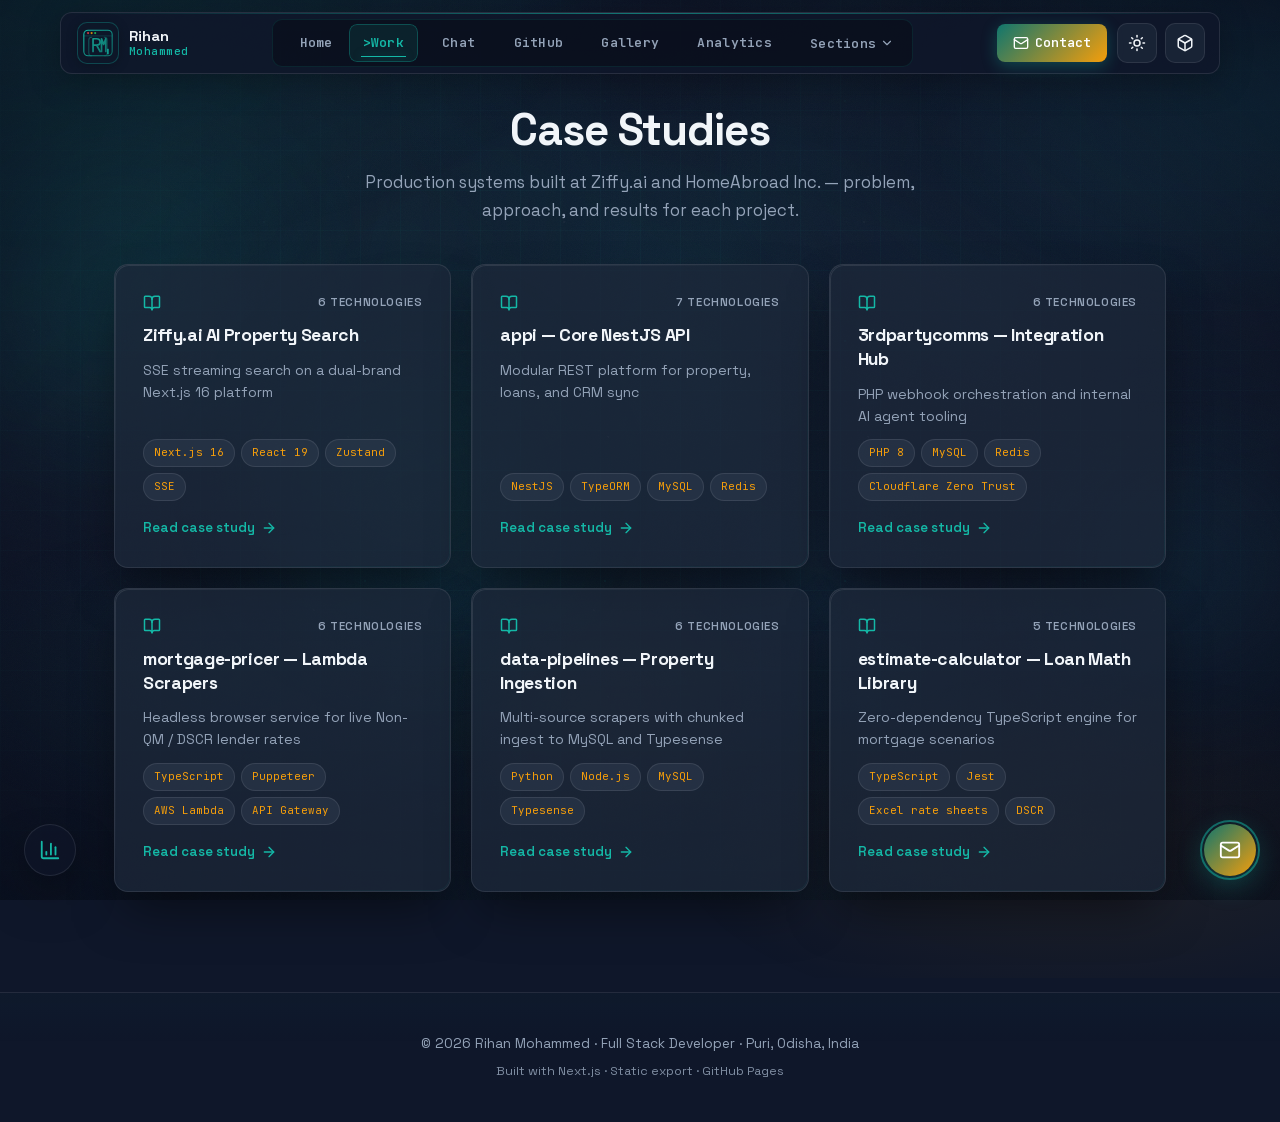
<file: work/index.html>
<!DOCTYPE html><html lang="en" data-scroll-behavior="smooth"><head><meta charSet="utf-8"/><meta name="viewport" content="width=device-width, initial-scale=1, viewport-fit=cover"/><link rel="preload" href="/_next/static/media/0c89a48fa5027cee-s.p.2cyn07wtgehh0.woff2" as="font" crossorigin="" type="font/woff2"/><link rel="preload" href="/_next/static/media/70bc3e132a0a741e-s.p.3t6q91iet4nsy.woff2" as="font" crossorigin="" type="font/woff2"/><link rel="stylesheet" href="/_next/static/chunks/2_6hssysbh1q1.css" data-precedence="next"/><link rel="stylesheet" href="/_next/static/chunks/11l_bt1kgh0xi.css" data-precedence="next"/><link rel="preload" as="script" fetchPriority="low" href="/_next/static/chunks/2-ndo0lbpp9_x.js"/><script src="/_next/static/chunks/27jktro2p5rq9.js" async=""></script><script src="/_next/static/chunks/3j9pm5otqxm82.js" async=""></script><script src="/_next/static/chunks/1jm8luzr2p16n.js" async=""></script><script src="/_next/static/chunks/turbopack-18tp9d7rtx4ue.js" async=""></script><script src="/_next/static/chunks/39mvdw-znjdoh.js" async=""></script><script src="/_next/static/chunks/031d4hdncmqdj.js" async=""></script><script src="/_next/static/chunks/2d1g729azkif6.js" async=""></script><script src="/_next/static/chunks/1acfn79rze674.js" async=""></script><script src="/_next/static/chunks/1wcx1thcq4_cp.js" async=""></script><script src="/_next/static/chunks/005769szt063u.js" async=""></script><script src="/_next/static/chunks/09poifmc7zmdk.js" async=""></script><link rel="preload" href="/_next/static/chunks/3l4y7g42vt_h1.css" as="style"/><meta name="next-size-adjust" content=""/><title>Case Studies · Rihan Mohammed</title><meta name="description" content="Deep dives into production fintech and real-estate projects — Ziffy.ai, NestJS APIs, integrations, and data pipelines."/><link rel="author" href="https://im-rihan.github.io"/><meta name="author" content="Rihan Mohammed"/><meta name="keywords" content="Full Stack Developer,React,Next.js,NestJS,TypeScript,Fintech,Real Estate,Rihan Mohammed"/><meta name="creator" content="Rihan Mohammed"/><link rel="canonical" href="https://im-rihan.github.io/work/"/><meta property="og:title" content="Case Studies · Rihan Mohammed"/><meta property="og:description" content="Deep dives into production fintech and real-estate projects — Ziffy.ai, NestJS APIs, integrations, and data pipelines."/><meta property="og:url" content="https://im-rihan.github.io/work/"/><meta property="og:site_name" content="Rihan Mohammed"/><meta property="og:locale" content="en_US"/><meta property="og:image" content="https://im-rihan.github.io/og-image-dark.png"/><meta property="og:image:type" content="image/png"/><meta property="og:image:width" content="1200"/><meta property="og:image:height" content="630"/><meta property="og:image:alt" content="Rihan Mohammed — Full Stack Developer"/><meta property="og:image" content="https://im-rihan.github.io/og-image-light.png"/><meta property="og:image:type" content="image/png"/><meta property="og:image:width" content="1200"/><meta property="og:image:height" content="630"/><meta property="og:image:alt" content="Rihan Mohammed — Full Stack Developer"/><meta property="og:type" content="website"/><meta name="twitter:card" content="summary_large_image"/><meta name="twitter:title" content="Case Studies · Rihan Mohammed"/><meta name="twitter:description" content="Deep dives into production fintech and real-estate projects — Ziffy.ai, NestJS APIs, integrations, and data pipelines."/><meta name="twitter:image" content="https://im-rihan.github.io/og-image-dark.png"/><meta name="twitter:image" content="https://im-rihan.github.io/og-image-light.png"/><link rel="icon" href="/favicon.svg" type="image/svg+xml"/><link rel="apple-touch-icon" href="/brand-logo-dark.svg" type="image/svg+xml"/><script src="/_next/static/chunks/0cz1d0mv5g_q7.js" noModule=""></script></head><body class="space_grotesk_7b48352c-module__yIID-W__variable jetbrains_mono_6104e6b7-module__s6uLTa__variable"><div hidden=""><!--$--><!--/$--></div><script type="application/ld+json">{"@context":"https://schema.org","@type":"Person","name":"Rihan Mohammed","jobTitle":"Full Stack Developer","url":"https://im-rihan.github.io","email":"im.rihan.dev@gmail.com","address":{"@type":"PostalAddress","addressLocality":"Puri","addressRegion":"Odisha","addressCountry":"IN"},"sameAs":["https://github.com/im-rihan","https://linkedin.com/in/im-rihan","https://twitter.com/_im_rihan_"]}</script><script type="application/ld+json">{"@context":"https://schema.org","@type":"WebSite","name":"Rihan Mohammed Portfolio","url":"https://im-rihan.github.io","description":"I build production fintech & real-estate platforms — from AI-powered property search and NestJS APIs to data pipelines and cloud infrastructure.","author":{"@type":"Person","name":"Rihan Mohammed"}}</script><script>((a,b,c,d,e,f,g,h)=>{let i=document.documentElement,j=["light","dark"];function k(b){var c;(Array.isArray(a)?a:[a]).forEach(a=>{let c="class"===a,d=c&&f?e.map(a=>f[a]||a):e;c?(i.classList.remove(...d),i.classList.add(f&&f[b]?f[b]:b)):i.setAttribute(a,b)}),c=b,h&&j.includes(c)&&(i.style.colorScheme=c)}if(d)k(d);else try{let a=localStorage.getItem(b)||c,d=g&&"system"===a?window.matchMedia("(prefers-color-scheme: dark)").matches?"dark":"light":a;k(d)}catch(a){}})("class","portfolio-theme","dark",null,["light","dark"],null,false,true)</script><a href="#main-content" class="skip-link">Skip to main content</a><div class="BackgroundFX-module__7DyX5G__fx" aria-hidden="true"><div class="BackgroundFX-module__7DyX5G__depthMesh"></div><div class="BackgroundFX-module__7DyX5G__aurora"></div><div class="BackgroundFX-module__7DyX5G__lightBeams"></div><div class="BackgroundFX-module__7DyX5G__orbs"><span class="BackgroundFX-module__7DyX5G__orbA"></span><span class="BackgroundFX-module__7DyX5G__orbB"></span><span class="BackgroundFX-module__7DyX5G__orbC"></span></div><div class="BackgroundFX-module__7DyX5G__starDust"></div><div class="BackgroundFX-module__7DyX5G__horizon"></div><div class="BackgroundFX-module__7DyX5G__gridPulse"></div><div class="BackgroundFX-module__7DyX5G__scanlines"></div><div class="BackgroundFX-module__7DyX5G__noise"></div><div class="BackgroundFX-module__7DyX5G__vignette"></div><div class="BackgroundFX-module__7DyX5G__interactiveGlow"></div></div><nav class="Navbar-module__cRh5nW__navbar  " data-cursor="nav"><div class="Navbar-module__cRh5nW__scanBar" aria-hidden="true"></div><div class="Navbar-module__cRh5nW__inner"><a class="Logo-module__WIRVka__logo" aria-label="Rihan Mohammed — Home" data-cursor="nav" href="/"><span class="Logo-module__WIRVka__mark"><svg class="Logo-module__WIRVka__svgMark " viewBox="0 0 48 48" fill="none" xmlns="http://www.w3.org/2000/svg" aria-hidden="true"><defs><linearGradient id="_R_1d7nb_-stroke" x1="8" y1="8" x2="40" y2="40" gradientUnits="userSpaceOnUse"><stop offset="0%" stop-color="var(--logo-stroke-a)"></stop><stop offset="100%" stop-color="var(--logo-stroke-b)"></stop></linearGradient></defs><rect x="4" y="6" width="40" height="36" rx="6" stroke="url(#_R_1d7nb_-stroke)" stroke-width="var(--logo-frame-stroke)" fill="var(--logo-fill)"></rect><line x1="4" y1="14" x2="44" y2="14" stroke="url(#_R_1d7nb_-stroke)" stroke-width="1" opacity="var(--logo-divider-opacity)"></line><circle cx="10" cy="10" r="1.5" fill="#ef4444" opacity="var(--logo-dot-opacity)"></circle><circle cx="15" cy="10" r="1.5" fill="#f59e0b" opacity="var(--logo-dot-opacity)"></circle><circle cx="20" cy="10" r="1.5" fill="#22c55e" opacity="var(--logo-dot-opacity)"></circle><path d="M11 20 V38 M11 20 C11 17 13 16 15 16 M11 38 C11 41 13 42 15 42" stroke="url(#_R_1d7nb_-stroke)" stroke-width="1.5" stroke-linecap="round" opacity="var(--logo-bracket-opacity)"></path><path d="M37 20 V38 M37 20 C37 17 35 16 33 16 M37 38 C37 41 35 42 33 42" stroke="url(#_R_1d7nb_-stroke)" stroke-width="1.5" stroke-linecap="round" opacity="var(--logo-bracket-opacity)"></path><path class="Logo-module__WIRVka__svgLetter" d="M17 18 V36 M17 18 H22 C25.5 18 27 20.5 27 23 C27 25.5 25.5 27 22 27 H17 M22 27 L27 36" stroke="url(#_R_1d7nb_-stroke)" stroke-width="var(--logo-letter-stroke)" stroke-linecap="round" stroke-linejoin="round" opacity="var(--logo-letter-opacity)"></path><path class="Logo-module__WIRVka__svgLetter" d="M29 36 V18 L32 26 L35 18 V36" stroke="url(#_R_1d7nb_-stroke)" stroke-width="var(--logo-letter-stroke)" stroke-linecap="round" stroke-linejoin="round" opacity="var(--logo-letter-opacity)"></path><rect class="Logo-module__WIRVka__svgCursor" x="37" y="32" width="2" height="8" rx="0.5" fill="var(--logo-cursor)"></rect></svg></span><span class="Logo-module__WIRVka__wordmark"><span class="Logo-module__WIRVka__name">Rihan</span><span class="Logo-module__WIRVka__surname">Mohammed</span></span></a><div class="Navbar-module__cRh5nW__navCenter"><ul class="Navbar-module__cRh5nW__links "><li><a class="Navbar-module__cRh5nW__navLink " data-cursor="nav" href="/"><span class="Navbar-module__cRh5nW__navPrefix" aria-hidden="true">&gt;</span><span class="Navbar-module__cRh5nW__navLinkText">Home</span><span class="Navbar-module__cRh5nW__navUnderline" aria-hidden="true"></span></a></li><li><a class="Navbar-module__cRh5nW__navLink Navbar-module__cRh5nW__activeLink" data-cursor="nav" href="/work/"><span class="Navbar-module__cRh5nW__activePill" aria-hidden="true"></span><span class="Navbar-module__cRh5nW__navPrefix" aria-hidden="true">&gt;</span><span class="Navbar-module__cRh5nW__navLinkText">Work</span><span class="Navbar-module__cRh5nW__navUnderline" aria-hidden="true"></span></a></li><li><a class="Navbar-module__cRh5nW__navLink " data-cursor="nav" href="/chat/"><span class="Navbar-module__cRh5nW__navPrefix" aria-hidden="true">&gt;</span><span class="Navbar-module__cRh5nW__navLinkText">Chat</span><span class="Navbar-module__cRh5nW__navUnderline" aria-hidden="true"></span></a></li><li><a class="Navbar-module__cRh5nW__navLink " data-cursor="nav" href="/github/"><span class="Navbar-module__cRh5nW__navPrefix" aria-hidden="true">&gt;</span><span class="Navbar-module__cRh5nW__navLinkText">GitHub</span><span class="Navbar-module__cRh5nW__navUnderline" aria-hidden="true"></span></a></li><li><a class="Navbar-module__cRh5nW__navLink " data-cursor="nav" href="/gallery/"><span class="Navbar-module__cRh5nW__navPrefix" aria-hidden="true">&gt;</span><span class="Navbar-module__cRh5nW__navLinkText">Gallery</span><span class="Navbar-module__cRh5nW__navUnderline" aria-hidden="true"></span></a></li><li><a class="Navbar-module__cRh5nW__navLink " data-cursor="nav" href="/status/"><span class="Navbar-module__cRh5nW__navPrefix" aria-hidden="true">&gt;</span><span class="Navbar-module__cRh5nW__navLinkText">Analytics</span><span class="Navbar-module__cRh5nW__navUnderline" aria-hidden="true"></span></a></li><li class="Navbar-module__cRh5nW__exploreItem"><button type="button" class="Navbar-module__cRh5nW__exploreBtn " aria-expanded="false" aria-haspopup="true" data-cursor="nav"><span class="Navbar-module__cRh5nW__navPrefix" aria-hidden="true">&gt;</span><span class="Navbar-module__cRh5nW__navLinkText">Sections</span><svg xmlns="http://www.w3.org/2000/svg" width="14" height="14" viewBox="0 0 24 24" fill="none" stroke="currentColor" stroke-width="2" stroke-linecap="round" stroke-linejoin="round" class="lucide lucide-chevron-down Navbar-module__cRh5nW__chevron"><path d="m6 9 6 6 6-6"></path></svg><span class="Navbar-module__cRh5nW__navUnderline" aria-hidden="true"></span></button></li></ul></div><div class="Navbar-module__cRh5nW__actions"><a href="mailto:im.rihan.dev@gmail.com" class="Navbar-module__cRh5nW__contactCta" data-cursor="pointer"><svg xmlns="http://www.w3.org/2000/svg" width="16" height="16" viewBox="0 0 24 24" fill="none" stroke="currentColor" stroke-width="2" stroke-linecap="round" stroke-linejoin="round" class="lucide lucide-mail"><rect width="20" height="16" x="2" y="4" rx="2"></rect><path d="m22 7-8.97 5.7a1.94 1.94 0 0 1-2.06 0L2 7"></path></svg><span>Contact</span></a><button class="ThemeToggle-module__gv9_OW__toggle" aria-label="Toggle theme"></button><button type="button" class="Navbar-module__cRh5nW__menuBtn " aria-label="Toggle menu" aria-expanded="false" data-cursor="pointer"><span></span><span></span><span></span></button></div></div></nav><main id="main-content" class="main-content"><header class="page-header container PageHeader-module__cS7uea__header"><div class="PageHeader-module__cS7uea__copy" style="transform:none"><h1>Case Studies</h1><p>Production systems built at Ziffy.ai and HomeAbroad Inc. — problem, approach, and results for each project.</p></div></header><div class="container work-module__8vBVoq__page"><div class="work-module__8vBVoq__grid"><a class="glass-card work-module__8vBVoq__card" data-cursor="pointer" href="/work/ziffy-ai-search/"><div class="work-module__8vBVoq__cardHead"><svg xmlns="http://www.w3.org/2000/svg" width="18" height="18" viewBox="0 0 24 24" fill="none" stroke="currentColor" stroke-width="2" stroke-linecap="round" stroke-linejoin="round" class="lucide lucide-book-open work-module__8vBVoq__icon" aria-hidden="true"><path d="M12 7v14"></path><path d="M3 18a1 1 0 0 1-1-1V4a1 1 0 0 1 1-1h5a4 4 0 0 1 4 4 4 4 0 0 1 4-4h5a1 1 0 0 1 1 1v13a1 1 0 0 1-1 1h-6a3 3 0 0 0-3 3 3 3 0 0 0-3-3z"></path></svg><span class="work-module__8vBVoq__count">6<!-- --> technologies</span></div><h2>Ziffy.ai AI Property Search</h2><p class="work-module__8vBVoq__subtitle">SSE streaming search on a dual-brand Next.js 16 platform</p><div class="work-module__8vBVoq__tags"><span class="work-module__8vBVoq__tag">Next.js 16</span><span class="work-module__8vBVoq__tag">React 19</span><span class="work-module__8vBVoq__tag">Zustand</span><span class="work-module__8vBVoq__tag">SSE</span></div><span class="work-module__8vBVoq__cta">Read case study<svg xmlns="http://www.w3.org/2000/svg" width="16" height="16" viewBox="0 0 24 24" fill="none" stroke="currentColor" stroke-width="2" stroke-linecap="round" stroke-linejoin="round" class="lucide lucide-arrow-right" aria-hidden="true"><path d="M5 12h14"></path><path d="m12 5 7 7-7 7"></path></svg></span></a><a class="glass-card work-module__8vBVoq__card" data-cursor="pointer" href="/work/nestjs-appi-api/"><div class="work-module__8vBVoq__cardHead"><svg xmlns="http://www.w3.org/2000/svg" width="18" height="18" viewBox="0 0 24 24" fill="none" stroke="currentColor" stroke-width="2" stroke-linecap="round" stroke-linejoin="round" class="lucide lucide-book-open work-module__8vBVoq__icon" aria-hidden="true"><path d="M12 7v14"></path><path d="M3 18a1 1 0 0 1-1-1V4a1 1 0 0 1 1-1h5a4 4 0 0 1 4 4 4 4 0 0 1 4-4h5a1 1 0 0 1 1 1v13a1 1 0 0 1-1 1h-6a3 3 0 0 0-3 3 3 3 0 0 0-3-3z"></path></svg><span class="work-module__8vBVoq__count">7<!-- --> technologies</span></div><h2>appi — Core NestJS API</h2><p class="work-module__8vBVoq__subtitle">Modular REST platform for property, loans, and CRM sync</p><div class="work-module__8vBVoq__tags"><span class="work-module__8vBVoq__tag">NestJS</span><span class="work-module__8vBVoq__tag">TypeORM</span><span class="work-module__8vBVoq__tag">MySQL</span><span class="work-module__8vBVoq__tag">Redis</span></div><span class="work-module__8vBVoq__cta">Read case study<svg xmlns="http://www.w3.org/2000/svg" width="16" height="16" viewBox="0 0 24 24" fill="none" stroke="currentColor" stroke-width="2" stroke-linecap="round" stroke-linejoin="round" class="lucide lucide-arrow-right" aria-hidden="true"><path d="M5 12h14"></path><path d="m12 5 7 7-7 7"></path></svg></span></a><a class="glass-card work-module__8vBVoq__card" data-cursor="pointer" href="/work/php-3rdpartycomms/"><div class="work-module__8vBVoq__cardHead"><svg xmlns="http://www.w3.org/2000/svg" width="18" height="18" viewBox="0 0 24 24" fill="none" stroke="currentColor" stroke-width="2" stroke-linecap="round" stroke-linejoin="round" class="lucide lucide-book-open work-module__8vBVoq__icon" aria-hidden="true"><path d="M12 7v14"></path><path d="M3 18a1 1 0 0 1-1-1V4a1 1 0 0 1 1-1h5a4 4 0 0 1 4 4 4 4 0 0 1 4-4h5a1 1 0 0 1 1 1v13a1 1 0 0 1-1 1h-6a3 3 0 0 0-3 3 3 3 0 0 0-3-3z"></path></svg><span class="work-module__8vBVoq__count">6<!-- --> technologies</span></div><h2>3rdpartycomms — Integration Hub</h2><p class="work-module__8vBVoq__subtitle">PHP webhook orchestration and internal AI agent tooling</p><div class="work-module__8vBVoq__tags"><span class="work-module__8vBVoq__tag">PHP 8</span><span class="work-module__8vBVoq__tag">MySQL</span><span class="work-module__8vBVoq__tag">Redis</span><span class="work-module__8vBVoq__tag">Cloudflare Zero Trust</span></div><span class="work-module__8vBVoq__cta">Read case study<svg xmlns="http://www.w3.org/2000/svg" width="16" height="16" viewBox="0 0 24 24" fill="none" stroke="currentColor" stroke-width="2" stroke-linecap="round" stroke-linejoin="round" class="lucide lucide-arrow-right" aria-hidden="true"><path d="M5 12h14"></path><path d="m12 5 7 7-7 7"></path></svg></span></a><a class="glass-card work-module__8vBVoq__card" data-cursor="pointer" href="/work/lambda-mortgage-pricer/"><div class="work-module__8vBVoq__cardHead"><svg xmlns="http://www.w3.org/2000/svg" width="18" height="18" viewBox="0 0 24 24" fill="none" stroke="currentColor" stroke-width="2" stroke-linecap="round" stroke-linejoin="round" class="lucide lucide-book-open work-module__8vBVoq__icon" aria-hidden="true"><path d="M12 7v14"></path><path d="M3 18a1 1 0 0 1-1-1V4a1 1 0 0 1 1-1h5a4 4 0 0 1 4 4 4 4 0 0 1 4-4h5a1 1 0 0 1 1 1v13a1 1 0 0 1-1 1h-6a3 3 0 0 0-3 3 3 3 0 0 0-3-3z"></path></svg><span class="work-module__8vBVoq__count">6<!-- --> technologies</span></div><h2>mortgage-pricer — Lambda Scrapers</h2><p class="work-module__8vBVoq__subtitle">Headless browser service for live Non-QM / DSCR lender rates</p><div class="work-module__8vBVoq__tags"><span class="work-module__8vBVoq__tag">TypeScript</span><span class="work-module__8vBVoq__tag">Puppeteer</span><span class="work-module__8vBVoq__tag">AWS Lambda</span><span class="work-module__8vBVoq__tag">API Gateway</span></div><span class="work-module__8vBVoq__cta">Read case study<svg xmlns="http://www.w3.org/2000/svg" width="16" height="16" viewBox="0 0 24 24" fill="none" stroke="currentColor" stroke-width="2" stroke-linecap="round" stroke-linejoin="round" class="lucide lucide-arrow-right" aria-hidden="true"><path d="M5 12h14"></path><path d="m12 5 7 7-7 7"></path></svg></span></a><a class="glass-card work-module__8vBVoq__card" data-cursor="pointer" href="/work/property-data-pipelines/"><div class="work-module__8vBVoq__cardHead"><svg xmlns="http://www.w3.org/2000/svg" width="18" height="18" viewBox="0 0 24 24" fill="none" stroke="currentColor" stroke-width="2" stroke-linecap="round" stroke-linejoin="round" class="lucide lucide-book-open work-module__8vBVoq__icon" aria-hidden="true"><path d="M12 7v14"></path><path d="M3 18a1 1 0 0 1-1-1V4a1 1 0 0 1 1-1h5a4 4 0 0 1 4 4 4 4 0 0 1 4-4h5a1 1 0 0 1 1 1v13a1 1 0 0 1-1 1h-6a3 3 0 0 0-3 3 3 3 0 0 0-3-3z"></path></svg><span class="work-module__8vBVoq__count">6<!-- --> technologies</span></div><h2>data-pipelines — Property Ingestion</h2><p class="work-module__8vBVoq__subtitle">Multi-source scrapers with chunked ingest to MySQL and Typesense</p><div class="work-module__8vBVoq__tags"><span class="work-module__8vBVoq__tag">Python</span><span class="work-module__8vBVoq__tag">Node.js</span><span class="work-module__8vBVoq__tag">MySQL</span><span class="work-module__8vBVoq__tag">Typesense</span></div><span class="work-module__8vBVoq__cta">Read case study<svg xmlns="http://www.w3.org/2000/svg" width="16" height="16" viewBox="0 0 24 24" fill="none" stroke="currentColor" stroke-width="2" stroke-linecap="round" stroke-linejoin="round" class="lucide lucide-arrow-right" aria-hidden="true"><path d="M5 12h14"></path><path d="m12 5 7 7-7 7"></path></svg></span></a><a class="glass-card work-module__8vBVoq__card" data-cursor="pointer" href="/work/estimate-calculator/"><div class="work-module__8vBVoq__cardHead"><svg xmlns="http://www.w3.org/2000/svg" width="18" height="18" viewBox="0 0 24 24" fill="none" stroke="currentColor" stroke-width="2" stroke-linecap="round" stroke-linejoin="round" class="lucide lucide-book-open work-module__8vBVoq__icon" aria-hidden="true"><path d="M12 7v14"></path><path d="M3 18a1 1 0 0 1-1-1V4a1 1 0 0 1 1-1h5a4 4 0 0 1 4 4 4 4 0 0 1 4-4h5a1 1 0 0 1 1 1v13a1 1 0 0 1-1 1h-6a3 3 0 0 0-3 3 3 3 0 0 0-3-3z"></path></svg><span class="work-module__8vBVoq__count">5<!-- --> technologies</span></div><h2>estimate-calculator — Loan Math Library</h2><p class="work-module__8vBVoq__subtitle">Zero-dependency TypeScript engine for mortgage scenarios</p><div class="work-module__8vBVoq__tags"><span class="work-module__8vBVoq__tag">TypeScript</span><span class="work-module__8vBVoq__tag">Jest</span><span class="work-module__8vBVoq__tag">Excel rate sheets</span><span class="work-module__8vBVoq__tag">DSCR</span></div><span class="work-module__8vBVoq__cta">Read case study<svg xmlns="http://www.w3.org/2000/svg" width="16" height="16" viewBox="0 0 24 24" fill="none" stroke="currentColor" stroke-width="2" stroke-linecap="round" stroke-linejoin="round" class="lucide lucide-arrow-right" aria-hidden="true"><path d="M5 12h14"></path><path d="m12 5 7 7-7 7"></path></svg></span></a></div></div><!--$--><!--/$--></main><footer class="Footer-module__3hUVsW__footer"><div class="container"><p class="Footer-module__3hUVsW__copy">© <!-- -->2026<!-- --> <a data-cursor="pointer" href="/">Rihan Mohammed</a> · <!-- -->Full Stack Developer<!-- --> · <!-- -->Puri, Odisha, India</p><p class="Footer-module__3hUVsW__meta">Built with Next.js · Static export ·<!-- --> <a href="https://pages.github.com" target="_blank" rel="noopener noreferrer" data-cursor="pointer">GitHub Pages</a></p></div></footer><div class="ContactDock-module__bQfdha__dock "><div class="ContactDock-module__bQfdha__panel" aria-hidden="true"><div class="ContactDock-module__bQfdha__panelHead"><div><strong>Get in touch</strong><p>Available for hire · replies within 24–48h</p></div><button type="button" class="ContactDock-module__bQfdha__closeBtn" aria-label="Close contact panel"><svg xmlns="http://www.w3.org/2000/svg" width="18" height="18" viewBox="0 0 24 24" fill="none" stroke="currentColor" stroke-width="2" stroke-linecap="round" stroke-linejoin="round" class="lucide lucide-x"><path d="M18 6 6 18"></path><path d="m6 6 12 12"></path></svg></button></div><div class="ContactDock-module__bQfdha__quickRow"><a href="mailto:im.rihan.dev@gmail.com" class="ContactDock-module__bQfdha__quickBtn" data-cursor="pointer"><svg xmlns="http://www.w3.org/2000/svg" width="16" height="16" viewBox="0 0 24 24" fill="none" stroke="currentColor" stroke-width="2" stroke-linecap="round" stroke-linejoin="round" class="lucide lucide-mail"><rect width="20" height="16" x="2" y="4" rx="2"></rect><path d="m22 7-8.97 5.7a1.94 1.94 0 0 1-2.06 0L2 7"></path></svg>Email</a><a href="tel:+917682078927" class="ContactDock-module__bQfdha__quickBtn" data-cursor="pointer"><svg xmlns="http://www.w3.org/2000/svg" width="16" height="16" viewBox="0 0 24 24" fill="none" stroke="currentColor" stroke-width="2" stroke-linecap="round" stroke-linejoin="round" class="lucide lucide-phone"><path d="M22 16.92v3a2 2 0 0 1-2.18 2 19.79 19.79 0 0 1-8.63-3.07 19.5 19.5 0 0 1-6-6 19.79 19.79 0 0 1-3.07-8.67A2 2 0 0 1 4.11 2h3a2 2 0 0 1 2 1.72 12.84 12.84 0 0 0 .7 2.81 2 2 0 0 1-.45 2.11L8.09 9.91a16 16 0 0 0 6 6l1.27-1.27a2 2 0 0 1 2.11-.45 12.84 12.84 0 0 0 2.81.7A2 2 0 0 1 22 16.92z"></path></svg>Call</a><a class="ContactDock-module__bQfdha__quickBtn" data-cursor="pointer" href="/#contact">Full contact</a><a class="ContactDock-module__bQfdha__quickBtn" data-cursor="pointer" href="/chat/"><svg xmlns="http://www.w3.org/2000/svg" width="16" height="16" viewBox="0 0 24 24" fill="none" stroke="currentColor" stroke-width="2" stroke-linecap="round" stroke-linejoin="round" class="lucide lucide-message-circle"><path d="M7.9 20A9 9 0 1 0 4 16.1L2 22Z"></path></svg>Chat</a></div><div class="ContactDock-module__bQfdha__socialRow"><div class="SocialLinks-module__KD0Q-a__row SocialLinks-module__KD0Q-a__sm " role="list"><a href="https://github.com/im-rihan" class="SocialLinks-module__KD0Q-a__link SocialLinks-module__KD0Q-a__github" target="_blank" rel="noopener noreferrer" aria-label="GitHub" data-cursor="pointer" role="listitem"><span class="SocialLinks-module__KD0Q-a__iconWrap"><svg xmlns="http://www.w3.org/2000/svg" width="16" height="16" viewBox="0 0 24 24" fill="none" stroke="currentColor" stroke-width="2" stroke-linecap="round" stroke-linejoin="round" class="lucide lucide-github"><path d="M15 22v-4a4.8 4.8 0 0 0-1-3.5c3 0 6-2 6-5.5.08-1.25-.27-2.48-1-3.5.28-1.15.28-2.35 0-3.5 0 0-1 0-3 1.5-2.64-.5-5.36-.5-8 0C6 2 5 2 5 2c-.3 1.15-.3 2.35 0 3.5A5.403 5.403 0 0 0 4 9c0 3.5 3 5.5 6 5.5-.39.49-.68 1.05-.85 1.65-.17.6-.22 1.23-.15 1.85v4"></path><path d="M9 18c-4.51 2-5-2-7-2"></path></svg></span><span class="SocialLinks-module__KD0Q-a__tooltip">GitHub</span></a><a href="https://linkedin.com/in/im-rihan" class="SocialLinks-module__KD0Q-a__link SocialLinks-module__KD0Q-a__linkedin" target="_blank" rel="noopener noreferrer" aria-label="LinkedIn" data-cursor="pointer" role="listitem"><span class="SocialLinks-module__KD0Q-a__iconWrap"><svg xmlns="http://www.w3.org/2000/svg" width="16" height="16" viewBox="0 0 24 24" fill="none" stroke="currentColor" stroke-width="2" stroke-linecap="round" stroke-linejoin="round" class="lucide lucide-linkedin"><path d="M16 8a6 6 0 0 1 6 6v7h-4v-7a2 2 0 0 0-2-2 2 2 0 0 0-2 2v7h-4v-7a6 6 0 0 1 6-6z"></path><rect width="4" height="12" x="2" y="9"></rect><circle cx="4" cy="4" r="2"></circle></svg></span><span class="SocialLinks-module__KD0Q-a__tooltip">LinkedIn</span></a><a href="https://twitter.com/_im_rihan_" class="SocialLinks-module__KD0Q-a__link SocialLinks-module__KD0Q-a__twitter" target="_blank" rel="noopener noreferrer" aria-label="X (Twitter)" data-cursor="pointer" role="listitem"><span class="SocialLinks-module__KD0Q-a__iconWrap"><svg width="16" height="16" viewBox="0 0 24 24" fill="currentColor" aria-hidden="true"><path d="M18.244 2.25h3.308l-7.227 8.26 8.502 11.24H16.17l-5.214-6.817L4.99 21.75H1.68l7.73-8.835L1.254 2.25H8.08l4.713 6.231zm-1.161 17.52h1.833L7.084 4.126H5.117z"></path></svg></span><span class="SocialLinks-module__KD0Q-a__tooltip">X (Twitter)</span></a><a href="mailto:im.rihan.dev@gmail.com" class="SocialLinks-module__KD0Q-a__link SocialLinks-module__KD0Q-a__email" aria-label="Email" data-cursor="pointer" role="listitem"><span class="SocialLinks-module__KD0Q-a__iconWrap"><svg xmlns="http://www.w3.org/2000/svg" width="16" height="16" viewBox="0 0 24 24" fill="none" stroke="currentColor" stroke-width="2" stroke-linecap="round" stroke-linejoin="round" class="lucide lucide-mail"><rect width="20" height="16" x="2" y="4" rx="2"></rect><path d="m22 7-8.97 5.7a1.94 1.94 0 0 1-2.06 0L2 7"></path></svg></span><span class="SocialLinks-module__KD0Q-a__tooltip">Email</span></a></div></div></div><button type="button" class="ContactDock-module__bQfdha__fab" aria-expanded="false" aria-label="Open contact options" data-cursor="pointer"><svg xmlns="http://www.w3.org/2000/svg" width="22" height="22" viewBox="0 0 24 24" fill="none" stroke="currentColor" stroke-width="2" stroke-linecap="round" stroke-linejoin="round" class="lucide lucide-mail"><rect width="20" height="16" x="2" y="4" rx="2"></rect><path d="m22 7-8.97 5.7a1.94 1.94 0 0 1-2.06 0L2 7"></path></svg><span class="ContactDock-module__bQfdha__fabPulse" aria-hidden="true"></span></button></div><button type="button" class="AnalysisOverlay-module__twhh_G__fab" aria-label="Open portfolio insights" data-cursor="pointer"><svg xmlns="http://www.w3.org/2000/svg" width="22" height="22" viewBox="0 0 24 24" fill="none" stroke="currentColor" stroke-width="2" stroke-linecap="round" stroke-linejoin="round" class="lucide lucide-chart-column"><path d="M3 3v16a2 2 0 0 0 2 2h16"></path><path d="M18 17V9"></path><path d="M13 17V5"></path><path d="M8 17v-3"></path></svg><span class="AnalysisOverlay-module__twhh_G__fabLabel">Insights</span></button><script src="/_next/static/chunks/2-ndo0lbpp9_x.js" id="_R_" async=""></script><script>(self.__next_f=self.__next_f||[]).push([0])</script><script>self.__next_f.push([1,"1:\"$Sreact.fragment\"\n2:I[30824,[\"/_next/static/chunks/39mvdw-znjdoh.js\",\"/_next/static/chunks/031d4hdncmqdj.js\",\"/_next/static/chunks/2d1g729azkif6.js\",\"/_next/static/chunks/1acfn79rze674.js\",\"/_next/static/chunks/1wcx1thcq4_cp.js\",\"/_next/static/chunks/005769szt063u.js\"],\"Providers\"]\n3:I[10400,[\"/_next/static/chunks/39mvdw-znjdoh.js\",\"/_next/static/chunks/031d4hdncmqdj.js\",\"/_next/static/chunks/2d1g729azkif6.js\",\"/_next/static/chunks/1acfn79rze674.js\",\"/_next/static/chunks/1wcx1thcq4_cp.js\",\"/_next/static/chunks/005769szt063u.js\"],\"AppShell\"]\n4:I[39756,[\"/_next/static/chunks/39mvdw-znjdoh.js\",\"/_next/static/chunks/031d4hdncmqdj.js\",\"/_next/static/chunks/2d1g729azkif6.js\",\"/_next/static/chunks/1acfn79rze674.js\",\"/_next/static/chunks/1wcx1thcq4_cp.js\",\"/_next/static/chunks/005769szt063u.js\"],\"default\"]\n5:I[37457,[\"/_next/static/chunks/39mvdw-znjdoh.js\",\"/_next/static/chunks/031d4hdncmqdj.js\",\"/_next/static/chunks/2d1g729azkif6.js\",\"/_next/static/chunks/1acfn79rze674.js\",\"/_next/static/chunks/1wcx1thcq4_cp.js\",\"/_next/static/chunks/005769szt063u.js\"],\"default\"]\n6:I[22016,[\"/_next/static/chunks/39mvdw-znjdoh.js\",\"/_next/static/chunks/031d4hdncmqdj.js\",\"/_next/static/chunks/2d1g729azkif6.js\",\"/_next/static/chunks/1acfn79rze674.js\",\"/_next/static/chunks/1wcx1thcq4_cp.js\",\"/_next/static/chunks/005769szt063u.js\",\"/_next/static/chunks/09poifmc7zmdk.js\"],\"\"]\n7:I[22706,[\"/_next/static/chunks/39mvdw-znjdoh.js\",\"/_next/static/chunks/031d4hdncmqdj.js\",\"/_next/static/chunks/2d1g729azkif6.js\",\"/_next/static/chunks/1acfn79rze674.js\",\"/_next/static/chunks/1wcx1thcq4_cp.js\",\"/_next/static/chunks/005769szt063u.js\",\"/_next/static/chunks/09poifmc7zmdk.js\"],\"PageHeader\"]\n18:I[68027,[\"/_next/static/chunks/39mvdw-znjdoh.js\",\"/_next/static/chunks/031d4hdncmqdj.js\",\"/_next/static/chunks/2d1g729azkif6.js\",\"/_next/static/chunks/1acfn79rze674.js\",\"/_next/static/chunks/1wcx1thcq4_cp.js\",\"/_next/static/chunks/005769szt063u.js\"],\"default\",1]\n:HL[\"/_next/static/chunks/2_6hssysbh1q1.css\",\"style\"]\n:HL[\"/_next/static/chunks/11l_bt1kgh0xi.css\",\"style\"]\n:HL[\"/_next/static/media/0c89a48fa5027cee-s.p.2cyn07wtgehh0.woff2\",\"font\",{\"crossOrigin\":\"\",\"type\":\"font/woff2\"}]\n:HL[\"/_next/static/media/70bc3e132a0a741e-s.p.3t6q91iet4nsy.woff2\",\"font\",{\"crossOrigin\":\"\",\"type\":\"font/woff2\"}]\n:HL[\"/_next/static/chunks/3l4y7g42vt_h1.css\",\"style\"]\n"])</script><script>self.__next_f.push([1,"0:{\"P\":null,\"c\":[\"\",\"work\",\"\"],\"q\":\"\",\"i\":false,\"f\":[[[\"\",{\"children\":[\"work\",{\"children\":[\"__PAGE__\",{}]}]},\"$undefined\",\"$undefined\",16],[[\"$\",\"$1\",\"c\",{\"children\":[[[\"$\",\"link\",\"0\",{\"rel\":\"stylesheet\",\"href\":\"/_next/static/chunks/2_6hssysbh1q1.css\",\"precedence\":\"next\",\"crossOrigin\":\"$undefined\",\"nonce\":\"$undefined\"}],[\"$\",\"link\",\"1\",{\"rel\":\"stylesheet\",\"href\":\"/_next/static/chunks/11l_bt1kgh0xi.css\",\"precedence\":\"next\",\"crossOrigin\":\"$undefined\",\"nonce\":\"$undefined\"}],[\"$\",\"script\",\"script-0\",{\"src\":\"/_next/static/chunks/39mvdw-znjdoh.js\",\"async\":true,\"nonce\":\"$undefined\"}],[\"$\",\"script\",\"script-1\",{\"src\":\"/_next/static/chunks/031d4hdncmqdj.js\",\"async\":true,\"nonce\":\"$undefined\"}],[\"$\",\"script\",\"script-2\",{\"src\":\"/_next/static/chunks/2d1g729azkif6.js\",\"async\":true,\"nonce\":\"$undefined\"}],[\"$\",\"script\",\"script-3\",{\"src\":\"/_next/static/chunks/1acfn79rze674.js\",\"async\":true,\"nonce\":\"$undefined\"}],[\"$\",\"script\",\"script-4\",{\"src\":\"/_next/static/chunks/1wcx1thcq4_cp.js\",\"async\":true,\"nonce\":\"$undefined\"}],[\"$\",\"script\",\"script-5\",{\"src\":\"/_next/static/chunks/005769szt063u.js\",\"async\":true,\"nonce\":\"$undefined\"}]],[\"$\",\"html\",null,{\"lang\":\"en\",\"suppressHydrationWarning\":true,\"data-scroll-behavior\":\"smooth\",\"children\":[\"$\",\"body\",null,{\"className\":\"space_grotesk_7b48352c-module__yIID-W__variable jetbrains_mono_6104e6b7-module__s6uLTa__variable\",\"children\":[[[\"$\",\"script\",null,{\"type\":\"application/ld+json\",\"dangerouslySetInnerHTML\":{\"__html\":\"{\\\"@context\\\":\\\"https://schema.org\\\",\\\"@type\\\":\\\"Person\\\",\\\"name\\\":\\\"Rihan Mohammed\\\",\\\"jobTitle\\\":\\\"Full Stack Developer\\\",\\\"url\\\":\\\"https://im-rihan.github.io\\\",\\\"email\\\":\\\"im.rihan.dev@gmail.com\\\",\\\"address\\\":{\\\"@type\\\":\\\"PostalAddress\\\",\\\"addressLocality\\\":\\\"Puri\\\",\\\"addressRegion\\\":\\\"Odisha\\\",\\\"addressCountry\\\":\\\"IN\\\"},\\\"sameAs\\\":[\\\"https://github.com/im-rihan\\\",\\\"https://linkedin.com/in/im-rihan\\\",\\\"https://twitter.com/_im_rihan_\\\"]}\"}}],[\"$\",\"script\",null,{\"type\":\"application/ld+json\",\"dangerouslySetInnerHTML\":{\"__html\":\"{\\\"@context\\\":\\\"https://schema.org\\\",\\\"@type\\\":\\\"WebSite\\\",\\\"name\\\":\\\"Rihan Mohammed Portfolio\\\",\\\"url\\\":\\\"https://im-rihan.github.io\\\",\\\"description\\\":\\\"I build production fintech \u0026 real-estate platforms — from AI-powered property search and NestJS APIs to data pipelines and cloud infrastructure.\\\",\\\"author\\\":{\\\"@type\\\":\\\"Person\\\",\\\"name\\\":\\\"Rihan Mohammed\\\"}}\"}}]],null,[\"$\",\"$L2\",null,{\"children\":[\"$\",\"$L3\",null,{\"children\":[\"$\",\"$L4\",null,{\"parallelRouterKey\":\"children\",\"error\":\"$undefined\",\"errorStyles\":\"$undefined\",\"errorScripts\":\"$undefined\",\"template\":[\"$\",\"$L5\",null,{}],\"templateStyles\":\"$undefined\",\"templateScripts\":\"$undefined\",\"notFound\":[[\"$\",\"div\",null,{\"className\":\"not-found-module__HS70Aa__wrap\",\"children\":[\"$\",\"div\",null,{\"className\":\"glass-card not-found-module__HS70Aa__card\",\"children\":[[\"$\",\"p\",null,{\"className\":\"not-found-module__HS70Aa__code\",\"children\":\"404\"}],[\"$\",\"h1\",null,{\"children\":\"Page not found\"}],[\"$\",\"p\",null,{\"children\":\"The route you requested does not exist on this portfolio.\"}],[\"$\",\"div\",null,{\"className\":\"not-found-module__HS70Aa__actions\",\"children\":[[\"$\",\"$L6\",null,{\"href\":\"/\",\"prefetch\":false,\"className\":\"btn btn-primary\",\"data-cursor\":\"pointer\",\"children\":\"Back to home\"}],[\"$\",\"$L6\",null,{\"href\":\"/chat/\",\"prefetch\":false,\"className\":\"btn btn-outline\",\"data-cursor\":\"pointer\",\"children\":\"Portfolio chat\"}]]}]]}]}],[[\"$\",\"link\",\"0\",{\"rel\":\"stylesheet\",\"href\":\"/_next/static/chunks/3l4y7g42vt_h1.css\",\"precedence\":\"next\",\"crossOrigin\":\"$undefined\",\"nonce\":\"$undefined\"}]]],\"forbidden\":\"$undefined\",\"unauthorized\":\"$undefined\"}]}]}]]}]}]]}],{\"children\":[[\"$\",\"$1\",\"c\",{\"children\":[null,[\"$\",\"$L4\",null,{\"parallelRouterKey\":\"children\",\"error\":\"$undefined\",\"errorStyles\":\"$undefined\",\"errorScripts\":\"$undefined\",\"template\":[\"$\",\"$L5\",null,{}],\"templateStyles\":\"$undefined\",\"templateScripts\":\"$undefined\",\"notFound\":\"$undefined\",\"forbidden\":\"$undefined\",\"unauthorized\":\"$undefined\"}]]}],{\"children\":[[\"$\",\"$1\",\"c\",{\"children\":[[[\"$\",\"$L7\",null,{\"title\":\"Case Studies\",\"description\":\"Production systems built at Ziffy.ai and HomeAbroad Inc. — problem, approach, and results for each project.\"}],[\"$\",\"div\",null,{\"className\":\"container work-module__8vBVoq__page\",\"children\":[\"$\",\"div\",null,{\"className\":\"work-module__8vBVoq__grid\",\"children\":[[\"$\",\"$L6\",\"ziffy-ai-search\",{\"href\":\"/work/ziffy-ai-search/\",\"prefetch\":false,\"className\":\"glass-card work-module__8vBVoq__card\",\"data-cursor\":\"pointer\",\"children\":[[\"$\",\"div\",null,{\"className\":\"work-module__8vBVoq__cardHead\",\"children\":[[\"$\",\"svg\",null,{\"ref\":\"$undefined\",\"xmlns\":\"http://www.w3.org/2000/svg\",\"width\":18,\"height\":18,\"viewBox\":\"0 0 24 24\",\"fill\":\"none\",\"stroke\":\"currentColor\",\"strokeWidth\":2,\"strokeLinecap\":\"round\",\"strokeLinejoin\":\"round\",\"className\":\"lucide lucide-book-open work-module__8vBVoq__icon\",\"aria-hidden\":true,\"children\":[\"$L8\",\"$L9\",\"$undefined\"]}],\"$La\"]}],\"$Lb\",\"$Lc\",\"$Ld\",\"$Le\"]}],\"$Lf\",\"$L10\",\"$L11\",\"$L12\",\"$L13\"]}]}]],[\"$L14\"],\"$L15\"]}],{},null,false,null]},null,false,\"$@16\"]},null,false,null],\"$L17\",false]],\"m\":\"$undefined\",\"G\":[\"$18\",[\"$L19\",\"$L1a\"]],\"S\":true,\"h\":null,\"s\":\"$undefined\",\"l\":\"$undefined\",\"p\":\"$undefined\",\"d\":\"$undefined\",\"b\":\"a_KSrwmgeT4n_Jxx1mEK7\"}\n"])</script><script>self.__next_f.push([1,"1b:I[97367,[\"/_next/static/chunks/39mvdw-znjdoh.js\",\"/_next/static/chunks/031d4hdncmqdj.js\",\"/_next/static/chunks/2d1g729azkif6.js\",\"/_next/static/chunks/1acfn79rze674.js\",\"/_next/static/chunks/1wcx1thcq4_cp.js\",\"/_next/static/chunks/005769szt063u.js\"],\"OutletBoundary\"]\n1c:\"$Sreact.suspense\"\n1f:I[97367,[\"/_next/static/chunks/39mvdw-znjdoh.js\",\"/_next/static/chunks/031d4hdncmqdj.js\",\"/_next/static/chunks/2d1g729azkif6.js\",\"/_next/static/chunks/1acfn79rze674.js\",\"/_next/static/chunks/1wcx1thcq4_cp.js\",\"/_next/static/chunks/005769szt063u.js\"],\"ViewportBoundary\"]\n21:I[97367,[\"/_next/static/chunks/39mvdw-znjdoh.js\",\"/_next/static/chunks/031d4hdncmqdj.js\",\"/_next/static/chunks/2d1g729azkif6.js\",\"/_next/static/chunks/1acfn79rze674.js\",\"/_next/static/chunks/1wcx1thcq4_cp.js\",\"/_next/static/chunks/005769szt063u.js\"],\"MetadataBoundary\"]\n8:[\"$\",\"path\",\"1akyts\",{\"d\":\"M12 7v14\"}]\n9:[\"$\",\"path\",\"ruj8y\",{\"d\":\"M3 18a1 1 0 0 1-1-1V4a1 1 0 0 1 1-1h5a4 4 0 0 1 4 4 4 4 0 0 1 4-4h5a1 1 0 0 1 1 1v13a1 1 0 0 1-1 1h-6a3 3 0 0 0-3 3 3 3 0 0 0-3-3z\"}]\na:[\"$\",\"span\",null,{\"className\":\"work-module__8vBVoq__count\",\"children\":[6,\" technologies\"]}]\nb:[\"$\",\"h2\",null,{\"children\":\"Ziffy.ai AI Property Search\"}]\nc:[\"$\",\"p\",null,{\"className\":\"work-module__8vBVoq__subtitle\",\"children\":\"SSE streaming search on a dual-brand Next.js 16 platform\"}]\nd:[\"$\",\"div\",null,{\"className\":\"work-module__8vBVoq__tags\",\"children\":[[\"$\",\"span\",\"Next.js 16\",{\"className\":\"work-module__8vBVoq__tag\",\"children\":\"Next.js 16\"}],[\"$\",\"span\",\"React 19\",{\"className\":\"work-module__8vBVoq__tag\",\"children\":\"React 19\"}],[\"$\",\"span\",\"Zustand\",{\"className\":\"work-module__8vBVoq__tag\",\"children\":\"Zustand\"}],[\"$\",\"span\",\"SSE\",{\"className\":\"work-module__8vBVoq__tag\",\"children\":\"SSE\"}]]}]\ne:[\"$\",\"span\",null,{\"className\":\"work-module__8vBVoq__cta\",\"children\":[\"Read case study\",[\"$\",\"svg\",null,{\"ref\":\"$undefined\",\"xmlns\":\"http://www.w3.org/2000/svg\",\"width\":16,\"height\":16,\"viewBox\":\"0 0 24 24\",\"fill\":\"none\",\"stroke\":\"currentColor\",\"strokeWidth\":2,\"strokeLinecap\":\"round\",\"strokeLinejoin\":\"round\",\"className\":\"lucide lucide-arrow-right\",\"aria-hidden\":true,\"children\":[[\"$\",\"path\",\"1ays0h\",{\"d\":\"M5 12h14\"}],[\"$\",\"path\",\"xquz4c\",{\"d\":\"m12 5 7 7-7 7\"}],\"$undefined\"]}]]}]\n"])</script><script>self.__next_f.push([1,"f:[\"$\",\"$L6\",\"nestjs-appi-api\",{\"href\":\"/work/nestjs-appi-api/\",\"prefetch\":false,\"className\":\"glass-card work-module__8vBVoq__card\",\"data-cursor\":\"pointer\",\"children\":[[\"$\",\"div\",null,{\"className\":\"work-module__8vBVoq__cardHead\",\"children\":[[\"$\",\"svg\",null,{\"ref\":\"$undefined\",\"xmlns\":\"http://www.w3.org/2000/svg\",\"width\":18,\"height\":18,\"viewBox\":\"0 0 24 24\",\"fill\":\"none\",\"stroke\":\"currentColor\",\"strokeWidth\":2,\"strokeLinecap\":\"round\",\"strokeLinejoin\":\"round\",\"className\":\"lucide lucide-book-open work-module__8vBVoq__icon\",\"aria-hidden\":true,\"children\":[[\"$\",\"path\",\"1akyts\",{\"d\":\"M12 7v14\"}],[\"$\",\"path\",\"ruj8y\",{\"d\":\"M3 18a1 1 0 0 1-1-1V4a1 1 0 0 1 1-1h5a4 4 0 0 1 4 4 4 4 0 0 1 4-4h5a1 1 0 0 1 1 1v13a1 1 0 0 1-1 1h-6a3 3 0 0 0-3 3 3 3 0 0 0-3-3z\"}],\"$undefined\"]}],[\"$\",\"span\",null,{\"className\":\"work-module__8vBVoq__count\",\"children\":[7,\" technologies\"]}]]}],[\"$\",\"h2\",null,{\"children\":\"appi — Core NestJS API\"}],[\"$\",\"p\",null,{\"className\":\"work-module__8vBVoq__subtitle\",\"children\":\"Modular REST platform for property, loans, and CRM sync\"}],[\"$\",\"div\",null,{\"className\":\"work-module__8vBVoq__tags\",\"children\":[[\"$\",\"span\",\"NestJS\",{\"className\":\"work-module__8vBVoq__tag\",\"children\":\"NestJS\"}],[\"$\",\"span\",\"TypeORM\",{\"className\":\"work-module__8vBVoq__tag\",\"children\":\"TypeORM\"}],[\"$\",\"span\",\"MySQL\",{\"className\":\"work-module__8vBVoq__tag\",\"children\":\"MySQL\"}],[\"$\",\"span\",\"Redis\",{\"className\":\"work-module__8vBVoq__tag\",\"children\":\"Redis\"}]]}],[\"$\",\"span\",null,{\"className\":\"work-module__8vBVoq__cta\",\"children\":[\"Read case study\",[\"$\",\"svg\",null,{\"ref\":\"$undefined\",\"xmlns\":\"http://www.w3.org/2000/svg\",\"width\":16,\"height\":16,\"viewBox\":\"0 0 24 24\",\"fill\":\"none\",\"stroke\":\"currentColor\",\"strokeWidth\":2,\"strokeLinecap\":\"round\",\"strokeLinejoin\":\"round\",\"className\":\"lucide lucide-arrow-right\",\"aria-hidden\":true,\"children\":[[\"$\",\"path\",\"1ays0h\",{\"d\":\"M5 12h14\"}],[\"$\",\"path\",\"xquz4c\",{\"d\":\"m12 5 7 7-7 7\"}],\"$undefined\"]}]]}]]}]\n"])</script><script>self.__next_f.push([1,"10:[\"$\",\"$L6\",\"php-3rdpartycomms\",{\"href\":\"/work/php-3rdpartycomms/\",\"prefetch\":false,\"className\":\"glass-card work-module__8vBVoq__card\",\"data-cursor\":\"pointer\",\"children\":[[\"$\",\"div\",null,{\"className\":\"work-module__8vBVoq__cardHead\",\"children\":[[\"$\",\"svg\",null,{\"ref\":\"$undefined\",\"xmlns\":\"http://www.w3.org/2000/svg\",\"width\":18,\"height\":18,\"viewBox\":\"0 0 24 24\",\"fill\":\"none\",\"stroke\":\"currentColor\",\"strokeWidth\":2,\"strokeLinecap\":\"round\",\"strokeLinejoin\":\"round\",\"className\":\"lucide lucide-book-open work-module__8vBVoq__icon\",\"aria-hidden\":true,\"children\":[[\"$\",\"path\",\"1akyts\",{\"d\":\"M12 7v14\"}],[\"$\",\"path\",\"ruj8y\",{\"d\":\"M3 18a1 1 0 0 1-1-1V4a1 1 0 0 1 1-1h5a4 4 0 0 1 4 4 4 4 0 0 1 4-4h5a1 1 0 0 1 1 1v13a1 1 0 0 1-1 1h-6a3 3 0 0 0-3 3 3 3 0 0 0-3-3z\"}],\"$undefined\"]}],[\"$\",\"span\",null,{\"className\":\"work-module__8vBVoq__count\",\"children\":[6,\" technologies\"]}]]}],[\"$\",\"h2\",null,{\"children\":\"3rdpartycomms — Integration Hub\"}],[\"$\",\"p\",null,{\"className\":\"work-module__8vBVoq__subtitle\",\"children\":\"PHP webhook orchestration and internal AI agent tooling\"}],[\"$\",\"div\",null,{\"className\":\"work-module__8vBVoq__tags\",\"children\":[[\"$\",\"span\",\"PHP 8\",{\"className\":\"work-module__8vBVoq__tag\",\"children\":\"PHP 8\"}],[\"$\",\"span\",\"MySQL\",{\"className\":\"work-module__8vBVoq__tag\",\"children\":\"MySQL\"}],[\"$\",\"span\",\"Redis\",{\"className\":\"work-module__8vBVoq__tag\",\"children\":\"Redis\"}],[\"$\",\"span\",\"Cloudflare Zero Trust\",{\"className\":\"work-module__8vBVoq__tag\",\"children\":\"Cloudflare Zero Trust\"}]]}],[\"$\",\"span\",null,{\"className\":\"work-module__8vBVoq__cta\",\"children\":[\"Read case study\",[\"$\",\"svg\",null,{\"ref\":\"$undefined\",\"xmlns\":\"http://www.w3.org/2000/svg\",\"width\":16,\"height\":16,\"viewBox\":\"0 0 24 24\",\"fill\":\"none\",\"stroke\":\"currentColor\",\"strokeWidth\":2,\"strokeLinecap\":\"round\",\"strokeLinejoin\":\"round\",\"className\":\"lucide lucide-arrow-right\",\"aria-hidden\":true,\"children\":[[\"$\",\"path\",\"1ays0h\",{\"d\":\"M5 12h14\"}],[\"$\",\"path\",\"xquz4c\",{\"d\":\"m12 5 7 7-7 7\"}],\"$undefined\"]}]]}]]}]\n"])</script><script>self.__next_f.push([1,"11:[\"$\",\"$L6\",\"lambda-mortgage-pricer\",{\"href\":\"/work/lambda-mortgage-pricer/\",\"prefetch\":false,\"className\":\"glass-card work-module__8vBVoq__card\",\"data-cursor\":\"pointer\",\"children\":[[\"$\",\"div\",null,{\"className\":\"work-module__8vBVoq__cardHead\",\"children\":[[\"$\",\"svg\",null,{\"ref\":\"$undefined\",\"xmlns\":\"http://www.w3.org/2000/svg\",\"width\":18,\"height\":18,\"viewBox\":\"0 0 24 24\",\"fill\":\"none\",\"stroke\":\"currentColor\",\"strokeWidth\":2,\"strokeLinecap\":\"round\",\"strokeLinejoin\":\"round\",\"className\":\"lucide lucide-book-open work-module__8vBVoq__icon\",\"aria-hidden\":true,\"children\":[[\"$\",\"path\",\"1akyts\",{\"d\":\"M12 7v14\"}],[\"$\",\"path\",\"ruj8y\",{\"d\":\"M3 18a1 1 0 0 1-1-1V4a1 1 0 0 1 1-1h5a4 4 0 0 1 4 4 4 4 0 0 1 4-4h5a1 1 0 0 1 1 1v13a1 1 0 0 1-1 1h-6a3 3 0 0 0-3 3 3 3 0 0 0-3-3z\"}],\"$undefined\"]}],[\"$\",\"span\",null,{\"className\":\"work-module__8vBVoq__count\",\"children\":[6,\" technologies\"]}]]}],[\"$\",\"h2\",null,{\"children\":\"mortgage-pricer — Lambda Scrapers\"}],[\"$\",\"p\",null,{\"className\":\"work-module__8vBVoq__subtitle\",\"children\":\"Headless browser service for live Non-QM / DSCR lender rates\"}],[\"$\",\"div\",null,{\"className\":\"work-module__8vBVoq__tags\",\"children\":[[\"$\",\"span\",\"TypeScript\",{\"className\":\"work-module__8vBVoq__tag\",\"children\":\"TypeScript\"}],[\"$\",\"span\",\"Puppeteer\",{\"className\":\"work-module__8vBVoq__tag\",\"children\":\"Puppeteer\"}],[\"$\",\"span\",\"AWS Lambda\",{\"className\":\"work-module__8vBVoq__tag\",\"children\":\"AWS Lambda\"}],[\"$\",\"span\",\"API Gateway\",{\"className\":\"work-module__8vBVoq__tag\",\"children\":\"API Gateway\"}]]}],[\"$\",\"span\",null,{\"className\":\"work-module__8vBVoq__cta\",\"children\":[\"Read case study\",[\"$\",\"svg\",null,{\"ref\":\"$undefined\",\"xmlns\":\"http://www.w3.org/2000/svg\",\"width\":16,\"height\":16,\"viewBox\":\"0 0 24 24\",\"fill\":\"none\",\"stroke\":\"currentColor\",\"strokeWidth\":2,\"strokeLinecap\":\"round\",\"strokeLinejoin\":\"round\",\"className\":\"lucide lucide-arrow-right\",\"aria-hidden\":true,\"children\":[[\"$\",\"path\",\"1ays0h\",{\"d\":\"M5 12h14\"}],[\"$\",\"path\",\"xquz4c\",{\"d\":\"m12 5 7 7-7 7\"}],\"$undefined\"]}]]}]]}]\n"])</script><script>self.__next_f.push([1,"12:[\"$\",\"$L6\",\"property-data-pipelines\",{\"href\":\"/work/property-data-pipelines/\",\"prefetch\":false,\"className\":\"glass-card work-module__8vBVoq__card\",\"data-cursor\":\"pointer\",\"children\":[[\"$\",\"div\",null,{\"className\":\"work-module__8vBVoq__cardHead\",\"children\":[[\"$\",\"svg\",null,{\"ref\":\"$undefined\",\"xmlns\":\"http://www.w3.org/2000/svg\",\"width\":18,\"height\":18,\"viewBox\":\"0 0 24 24\",\"fill\":\"none\",\"stroke\":\"currentColor\",\"strokeWidth\":2,\"strokeLinecap\":\"round\",\"strokeLinejoin\":\"round\",\"className\":\"lucide lucide-book-open work-module__8vBVoq__icon\",\"aria-hidden\":true,\"children\":[[\"$\",\"path\",\"1akyts\",{\"d\":\"M12 7v14\"}],[\"$\",\"path\",\"ruj8y\",{\"d\":\"M3 18a1 1 0 0 1-1-1V4a1 1 0 0 1 1-1h5a4 4 0 0 1 4 4 4 4 0 0 1 4-4h5a1 1 0 0 1 1 1v13a1 1 0 0 1-1 1h-6a3 3 0 0 0-3 3 3 3 0 0 0-3-3z\"}],\"$undefined\"]}],[\"$\",\"span\",null,{\"className\":\"work-module__8vBVoq__count\",\"children\":[6,\" technologies\"]}]]}],[\"$\",\"h2\",null,{\"children\":\"data-pipelines — Property Ingestion\"}],[\"$\",\"p\",null,{\"className\":\"work-module__8vBVoq__subtitle\",\"children\":\"Multi-source scrapers with chunked ingest to MySQL and Typesense\"}],[\"$\",\"div\",null,{\"className\":\"work-module__8vBVoq__tags\",\"children\":[[\"$\",\"span\",\"Python\",{\"className\":\"work-module__8vBVoq__tag\",\"children\":\"Python\"}],[\"$\",\"span\",\"Node.js\",{\"className\":\"work-module__8vBVoq__tag\",\"children\":\"Node.js\"}],[\"$\",\"span\",\"MySQL\",{\"className\":\"work-module__8vBVoq__tag\",\"children\":\"MySQL\"}],[\"$\",\"span\",\"Typesense\",{\"className\":\"work-module__8vBVoq__tag\",\"children\":\"Typesense\"}]]}],[\"$\",\"span\",null,{\"className\":\"work-module__8vBVoq__cta\",\"children\":[\"Read case study\",[\"$\",\"svg\",null,{\"ref\":\"$undefined\",\"xmlns\":\"http://www.w3.org/2000/svg\",\"width\":16,\"height\":16,\"viewBox\":\"0 0 24 24\",\"fill\":\"none\",\"stroke\":\"currentColor\",\"strokeWidth\":2,\"strokeLinecap\":\"round\",\"strokeLinejoin\":\"round\",\"className\":\"lucide lucide-arrow-right\",\"aria-hidden\":true,\"children\":[[\"$\",\"path\",\"1ays0h\",{\"d\":\"M5 12h14\"}],[\"$\",\"path\",\"xquz4c\",{\"d\":\"m12 5 7 7-7 7\"}],\"$undefined\"]}]]}]]}]\n"])</script><script>self.__next_f.push([1,"13:[\"$\",\"$L6\",\"estimate-calculator\",{\"href\":\"/work/estimate-calculator/\",\"prefetch\":false,\"className\":\"glass-card work-module__8vBVoq__card\",\"data-cursor\":\"pointer\",\"children\":[[\"$\",\"div\",null,{\"className\":\"work-module__8vBVoq__cardHead\",\"children\":[[\"$\",\"svg\",null,{\"ref\":\"$undefined\",\"xmlns\":\"http://www.w3.org/2000/svg\",\"width\":18,\"height\":18,\"viewBox\":\"0 0 24 24\",\"fill\":\"none\",\"stroke\":\"currentColor\",\"strokeWidth\":2,\"strokeLinecap\":\"round\",\"strokeLinejoin\":\"round\",\"className\":\"lucide lucide-book-open work-module__8vBVoq__icon\",\"aria-hidden\":true,\"children\":[[\"$\",\"path\",\"1akyts\",{\"d\":\"M12 7v14\"}],[\"$\",\"path\",\"ruj8y\",{\"d\":\"M3 18a1 1 0 0 1-1-1V4a1 1 0 0 1 1-1h5a4 4 0 0 1 4 4 4 4 0 0 1 4-4h5a1 1 0 0 1 1 1v13a1 1 0 0 1-1 1h-6a3 3 0 0 0-3 3 3 3 0 0 0-3-3z\"}],\"$undefined\"]}],[\"$\",\"span\",null,{\"className\":\"work-module__8vBVoq__count\",\"children\":[5,\" technologies\"]}]]}],[\"$\",\"h2\",null,{\"children\":\"estimate-calculator — Loan Math Library\"}],[\"$\",\"p\",null,{\"className\":\"work-module__8vBVoq__subtitle\",\"children\":\"Zero-dependency TypeScript engine for mortgage scenarios\"}],[\"$\",\"div\",null,{\"className\":\"work-module__8vBVoq__tags\",\"children\":[[\"$\",\"span\",\"TypeScript\",{\"className\":\"work-module__8vBVoq__tag\",\"children\":\"TypeScript\"}],[\"$\",\"span\",\"Jest\",{\"className\":\"work-module__8vBVoq__tag\",\"children\":\"Jest\"}],[\"$\",\"span\",\"Excel rate sheets\",{\"className\":\"work-module__8vBVoq__tag\",\"children\":\"Excel rate sheets\"}],[\"$\",\"span\",\"DSCR\",{\"className\":\"work-module__8vBVoq__tag\",\"children\":\"DSCR\"}]]}],[\"$\",\"span\",null,{\"className\":\"work-module__8vBVoq__cta\",\"children\":[\"Read case study\",[\"$\",\"svg\",null,{\"ref\":\"$undefined\",\"xmlns\":\"http://www.w3.org/2000/svg\",\"width\":16,\"height\":16,\"viewBox\":\"0 0 24 24\",\"fill\":\"none\",\"stroke\":\"currentColor\",\"strokeWidth\":2,\"strokeLinecap\":\"round\",\"strokeLinejoin\":\"round\",\"className\":\"lucide lucide-arrow-right\",\"aria-hidden\":true,\"children\":[[\"$\",\"path\",\"1ays0h\",{\"d\":\"M5 12h14\"}],[\"$\",\"path\",\"xquz4c\",{\"d\":\"m12 5 7 7-7 7\"}],\"$undefined\"]}]]}]]}]\n"])</script><script>self.__next_f.push([1,"14:[\"$\",\"script\",\"script-0\",{\"src\":\"/_next/static/chunks/09poifmc7zmdk.js\",\"async\":true,\"nonce\":\"$undefined\"}]\n15:[\"$\",\"$L1b\",null,{\"children\":[\"$\",\"$1c\",null,{\"name\":\"Next.MetadataOutlet\",\"children\":\"$@1d\"}]}]\n1e:[]\n16:\"$W1e\"\n17:[\"$\",\"$1\",\"h\",{\"children\":[null,[\"$\",\"$L1f\",null,{\"children\":\"$L20\"}],[\"$\",\"div\",null,{\"hidden\":true,\"children\":[\"$\",\"$L21\",null,{\"children\":[\"$\",\"$1c\",null,{\"name\":\"Next.Metadata\",\"children\":\"$L22\"}]}]}],[\"$\",\"meta\",null,{\"name\":\"next-size-adjust\",\"content\":\"\"}]]}]\n19:[\"$\",\"link\",\"0\",{\"rel\":\"stylesheet\",\"href\":\"/_next/static/chunks/2_6hssysbh1q1.css\",\"precedence\":\"next\",\"crossOrigin\":\"$undefined\",\"nonce\":\"$undefined\"}]\n1a:[\"$\",\"link\",\"1\",{\"rel\":\"stylesheet\",\"href\":\"/_next/static/chunks/11l_bt1kgh0xi.css\",\"precedence\":\"next\",\"crossOrigin\":\"$undefined\",\"nonce\":\"$undefined\"}]\n"])</script><script>self.__next_f.push([1,"20:[[\"$\",\"meta\",\"0\",{\"charSet\":\"utf-8\"}],[\"$\",\"meta\",\"1\",{\"name\":\"viewport\",\"content\":\"width=device-width, initial-scale=1, viewport-fit=cover\"}]]\n"])</script><script>self.__next_f.push([1,"23:I[27201,[\"/_next/static/chunks/39mvdw-znjdoh.js\",\"/_next/static/chunks/031d4hdncmqdj.js\",\"/_next/static/chunks/2d1g729azkif6.js\",\"/_next/static/chunks/1acfn79rze674.js\",\"/_next/static/chunks/1wcx1thcq4_cp.js\",\"/_next/static/chunks/005769szt063u.js\"],\"IconMark\"]\n1d:null\n"])</script><script>self.__next_f.push([1,"22:[[\"$\",\"title\",\"0\",{\"children\":\"Case Studies · Rihan Mohammed\"}],[\"$\",\"meta\",\"1\",{\"name\":\"description\",\"content\":\"Deep dives into production fintech and real-estate projects — Ziffy.ai, NestJS APIs, integrations, and data pipelines.\"}],[\"$\",\"link\",\"2\",{\"rel\":\"author\",\"href\":\"https://im-rihan.github.io\"}],[\"$\",\"meta\",\"3\",{\"name\":\"author\",\"content\":\"Rihan Mohammed\"}],[\"$\",\"meta\",\"4\",{\"name\":\"keywords\",\"content\":\"Full Stack Developer,React,Next.js,NestJS,TypeScript,Fintech,Real Estate,Rihan Mohammed\"}],[\"$\",\"meta\",\"5\",{\"name\":\"creator\",\"content\":\"Rihan Mohammed\"}],[\"$\",\"link\",\"6\",{\"rel\":\"canonical\",\"href\":\"https://im-rihan.github.io/work/\"}],[\"$\",\"meta\",\"7\",{\"property\":\"og:title\",\"content\":\"Case Studies · Rihan Mohammed\"}],[\"$\",\"meta\",\"8\",{\"property\":\"og:description\",\"content\":\"Deep dives into production fintech and real-estate projects — Ziffy.ai, NestJS APIs, integrations, and data pipelines.\"}],[\"$\",\"meta\",\"9\",{\"property\":\"og:url\",\"content\":\"https://im-rihan.github.io/work/\"}],[\"$\",\"meta\",\"10\",{\"property\":\"og:site_name\",\"content\":\"Rihan Mohammed\"}],[\"$\",\"meta\",\"11\",{\"property\":\"og:locale\",\"content\":\"en_US\"}],[\"$\",\"meta\",\"12\",{\"property\":\"og:image\",\"content\":\"https://im-rihan.github.io/og-image-dark.png\"}],[\"$\",\"meta\",\"13\",{\"property\":\"og:image:type\",\"content\":\"image/png\"}],[\"$\",\"meta\",\"14\",{\"property\":\"og:image:width\",\"content\":\"1200\"}],[\"$\",\"meta\",\"15\",{\"property\":\"og:image:height\",\"content\":\"630\"}],[\"$\",\"meta\",\"16\",{\"property\":\"og:image:alt\",\"content\":\"Rihan Mohammed — Full Stack Developer\"}],[\"$\",\"meta\",\"17\",{\"property\":\"og:image\",\"content\":\"https://im-rihan.github.io/og-image-light.png\"}],[\"$\",\"meta\",\"18\",{\"property\":\"og:image:type\",\"content\":\"image/png\"}],[\"$\",\"meta\",\"19\",{\"property\":\"og:image:width\",\"content\":\"1200\"}],[\"$\",\"meta\",\"20\",{\"property\":\"og:image:height\",\"content\":\"630\"}],[\"$\",\"meta\",\"21\",{\"property\":\"og:image:alt\",\"content\":\"Rihan Mohammed — Full Stack Developer\"}],[\"$\",\"meta\",\"22\",{\"property\":\"og:type\",\"content\":\"website\"}],[\"$\",\"meta\",\"23\",{\"name\":\"twitter:card\",\"content\":\"summary_large_image\"}],[\"$\",\"meta\",\"24\",{\"name\":\"twitter:title\",\"content\":\"Case Studies · Rihan Mohammed\"}],[\"$\",\"meta\",\"25\",{\"name\":\"twitter:description\",\"content\":\"Deep dives into production fintech and real-estate projects — Ziffy.ai, NestJS APIs, integrations, and data pipelines.\"}],[\"$\",\"meta\",\"26\",{\"name\":\"twitter:image\",\"content\":\"https://im-rihan.github.io/og-image-dark.png\"}],[\"$\",\"meta\",\"27\",{\"name\":\"twitter:image\",\"content\":\"https://im-rihan.github.io/og-image-light.png\"}],[\"$\",\"link\",\"28\",{\"rel\":\"icon\",\"href\":\"/favicon.svg\",\"type\":\"image/svg+xml\"}],[\"$\",\"link\",\"29\",{\"rel\":\"apple-touch-icon\",\"href\":\"/brand-logo-dark.svg\",\"type\":\"image/svg+xml\"}],[\"$\",\"$L23\",\"30\",{}]]\n"])</script></body></html>
</file>
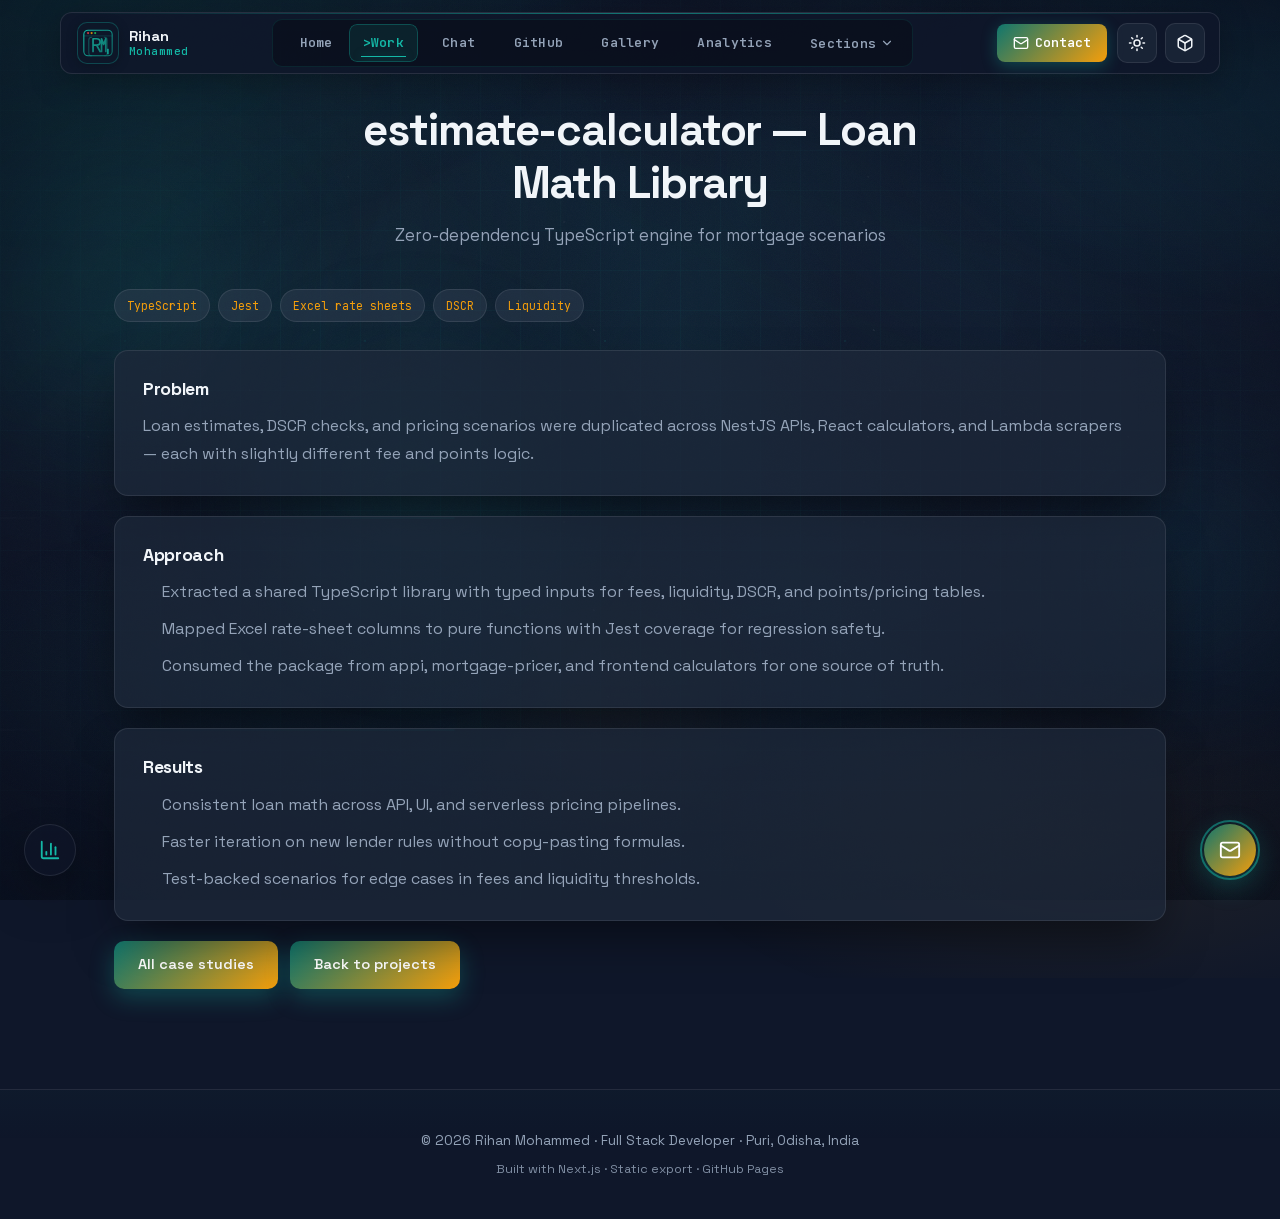
<file: work/estimate-calculator/index.html>
<!DOCTYPE html><html lang="en" data-scroll-behavior="smooth"><head><meta charSet="utf-8"/><meta name="viewport" content="width=device-width, initial-scale=1, viewport-fit=cover"/><link rel="preload" href="/_next/static/media/0c89a48fa5027cee-s.p.2cyn07wtgehh0.woff2" as="font" crossorigin="" type="font/woff2"/><link rel="preload" href="/_next/static/media/70bc3e132a0a741e-s.p.3t6q91iet4nsy.woff2" as="font" crossorigin="" type="font/woff2"/><link rel="stylesheet" href="/_next/static/chunks/2_6hssysbh1q1.css" data-precedence="next"/><link rel="stylesheet" href="/_next/static/chunks/11l_bt1kgh0xi.css" data-precedence="next"/><link rel="preload" as="script" fetchPriority="low" href="/_next/static/chunks/2-ndo0lbpp9_x.js"/><script src="/_next/static/chunks/27jktro2p5rq9.js" async=""></script><script src="/_next/static/chunks/3j9pm5otqxm82.js" async=""></script><script src="/_next/static/chunks/1jm8luzr2p16n.js" async=""></script><script src="/_next/static/chunks/turbopack-18tp9d7rtx4ue.js" async=""></script><script src="/_next/static/chunks/39mvdw-znjdoh.js" async=""></script><script src="/_next/static/chunks/031d4hdncmqdj.js" async=""></script><script src="/_next/static/chunks/2d1g729azkif6.js" async=""></script><script src="/_next/static/chunks/1acfn79rze674.js" async=""></script><script src="/_next/static/chunks/1wcx1thcq4_cp.js" async=""></script><script src="/_next/static/chunks/005769szt063u.js" async=""></script><script src="/_next/static/chunks/09poifmc7zmdk.js" async=""></script><link rel="preload" href="/_next/static/chunks/3l4y7g42vt_h1.css" as="style"/><meta name="next-size-adjust" content=""/><title>estimate-calculator — Loan Math Library · Rihan Mohammed</title><meta name="description" content="Zero-dependency TypeScript engine for mortgage scenarios"/><link rel="author" href="https://im-rihan.github.io"/><meta name="author" content="Rihan Mohammed"/><meta name="keywords" content="Full Stack Developer,React,Next.js,NestJS,TypeScript,Fintech,Real Estate,Rihan Mohammed"/><meta name="creator" content="Rihan Mohammed"/><link rel="canonical" href="https://im-rihan.github.io/work/estimate-calculator/"/><meta property="og:title" content="estimate-calculator — Loan Math Library · Rihan Mohammed"/><meta property="og:description" content="Zero-dependency TypeScript engine for mortgage scenarios"/><meta property="og:url" content="https://im-rihan.github.io/work/estimate-calculator/"/><meta property="og:site_name" content="Rihan Mohammed"/><meta property="og:locale" content="en_US"/><meta property="og:image" content="https://im-rihan.github.io/og-image-dark.png"/><meta property="og:image:type" content="image/png"/><meta property="og:image:width" content="1200"/><meta property="og:image:height" content="630"/><meta property="og:image:alt" content="Rihan Mohammed — Full Stack Developer"/><meta property="og:image" content="https://im-rihan.github.io/og-image-light.png"/><meta property="og:image:type" content="image/png"/><meta property="og:image:width" content="1200"/><meta property="og:image:height" content="630"/><meta property="og:image:alt" content="Rihan Mohammed — Full Stack Developer"/><meta property="og:type" content="website"/><meta name="twitter:card" content="summary_large_image"/><meta name="twitter:title" content="estimate-calculator — Loan Math Library · Rihan Mohammed"/><meta name="twitter:description" content="Zero-dependency TypeScript engine for mortgage scenarios"/><meta name="twitter:image" content="https://im-rihan.github.io/og-image-dark.png"/><meta name="twitter:image" content="https://im-rihan.github.io/og-image-light.png"/><link rel="icon" href="/favicon.svg" type="image/svg+xml"/><link rel="apple-touch-icon" href="/brand-logo-dark.svg" type="image/svg+xml"/><script src="/_next/static/chunks/0cz1d0mv5g_q7.js" noModule=""></script></head><body class="space_grotesk_7b48352c-module__yIID-W__variable jetbrains_mono_6104e6b7-module__s6uLTa__variable"><div hidden=""><!--$--><!--/$--></div><script type="application/ld+json">{"@context":"https://schema.org","@type":"Person","name":"Rihan Mohammed","jobTitle":"Full Stack Developer","url":"https://im-rihan.github.io","email":"im.rihan.dev@gmail.com","address":{"@type":"PostalAddress","addressLocality":"Puri","addressRegion":"Odisha","addressCountry":"IN"},"sameAs":["https://github.com/im-rihan","https://linkedin.com/in/im-rihan","https://twitter.com/_im_rihan_"]}</script><script type="application/ld+json">{"@context":"https://schema.org","@type":"WebSite","name":"Rihan Mohammed Portfolio","url":"https://im-rihan.github.io","description":"I build production fintech & real-estate platforms — from AI-powered property search and NestJS APIs to data pipelines and cloud infrastructure.","author":{"@type":"Person","name":"Rihan Mohammed"}}</script><script>((a,b,c,d,e,f,g,h)=>{let i=document.documentElement,j=["light","dark"];function k(b){var c;(Array.isArray(a)?a:[a]).forEach(a=>{let c="class"===a,d=c&&f?e.map(a=>f[a]||a):e;c?(i.classList.remove(...d),i.classList.add(f&&f[b]?f[b]:b)):i.setAttribute(a,b)}),c=b,h&&j.includes(c)&&(i.style.colorScheme=c)}if(d)k(d);else try{let a=localStorage.getItem(b)||c,d=g&&"system"===a?window.matchMedia("(prefers-color-scheme: dark)").matches?"dark":"light":a;k(d)}catch(a){}})("class","portfolio-theme","dark",null,["light","dark"],null,false,true)</script><a href="#main-content" class="skip-link">Skip to main content</a><div class="BackgroundFX-module__7DyX5G__fx" aria-hidden="true"><div class="BackgroundFX-module__7DyX5G__depthMesh"></div><div class="BackgroundFX-module__7DyX5G__aurora"></div><div class="BackgroundFX-module__7DyX5G__lightBeams"></div><div class="BackgroundFX-module__7DyX5G__orbs"><span class="BackgroundFX-module__7DyX5G__orbA"></span><span class="BackgroundFX-module__7DyX5G__orbB"></span><span class="BackgroundFX-module__7DyX5G__orbC"></span></div><div class="BackgroundFX-module__7DyX5G__starDust"></div><div class="BackgroundFX-module__7DyX5G__horizon"></div><div class="BackgroundFX-module__7DyX5G__gridPulse"></div><div class="BackgroundFX-module__7DyX5G__scanlines"></div><div class="BackgroundFX-module__7DyX5G__noise"></div><div class="BackgroundFX-module__7DyX5G__vignette"></div><div class="BackgroundFX-module__7DyX5G__interactiveGlow"></div></div><nav class="Navbar-module__cRh5nW__navbar  " data-cursor="nav"><div class="Navbar-module__cRh5nW__scanBar" aria-hidden="true"></div><div class="Navbar-module__cRh5nW__inner"><a class="Logo-module__WIRVka__logo" aria-label="Rihan Mohammed — Home" data-cursor="nav" href="/"><span class="Logo-module__WIRVka__mark"><svg class="Logo-module__WIRVka__svgMark " viewBox="0 0 48 48" fill="none" xmlns="http://www.w3.org/2000/svg" aria-hidden="true"><defs><linearGradient id="_R_1d7nb_-stroke" x1="8" y1="8" x2="40" y2="40" gradientUnits="userSpaceOnUse"><stop offset="0%" stop-color="var(--logo-stroke-a)"></stop><stop offset="100%" stop-color="var(--logo-stroke-b)"></stop></linearGradient></defs><rect x="4" y="6" width="40" height="36" rx="6" stroke="url(#_R_1d7nb_-stroke)" stroke-width="var(--logo-frame-stroke)" fill="var(--logo-fill)"></rect><line x1="4" y1="14" x2="44" y2="14" stroke="url(#_R_1d7nb_-stroke)" stroke-width="1" opacity="var(--logo-divider-opacity)"></line><circle cx="10" cy="10" r="1.5" fill="#ef4444" opacity="var(--logo-dot-opacity)"></circle><circle cx="15" cy="10" r="1.5" fill="#f59e0b" opacity="var(--logo-dot-opacity)"></circle><circle cx="20" cy="10" r="1.5" fill="#22c55e" opacity="var(--logo-dot-opacity)"></circle><path d="M11 20 V38 M11 20 C11 17 13 16 15 16 M11 38 C11 41 13 42 15 42" stroke="url(#_R_1d7nb_-stroke)" stroke-width="1.5" stroke-linecap="round" opacity="var(--logo-bracket-opacity)"></path><path d="M37 20 V38 M37 20 C37 17 35 16 33 16 M37 38 C37 41 35 42 33 42" stroke="url(#_R_1d7nb_-stroke)" stroke-width="1.5" stroke-linecap="round" opacity="var(--logo-bracket-opacity)"></path><path class="Logo-module__WIRVka__svgLetter" d="M17 18 V36 M17 18 H22 C25.5 18 27 20.5 27 23 C27 25.5 25.5 27 22 27 H17 M22 27 L27 36" stroke="url(#_R_1d7nb_-stroke)" stroke-width="var(--logo-letter-stroke)" stroke-linecap="round" stroke-linejoin="round" opacity="var(--logo-letter-opacity)"></path><path class="Logo-module__WIRVka__svgLetter" d="M29 36 V18 L32 26 L35 18 V36" stroke="url(#_R_1d7nb_-stroke)" stroke-width="var(--logo-letter-stroke)" stroke-linecap="round" stroke-linejoin="round" opacity="var(--logo-letter-opacity)"></path><rect class="Logo-module__WIRVka__svgCursor" x="37" y="32" width="2" height="8" rx="0.5" fill="var(--logo-cursor)"></rect></svg></span><span class="Logo-module__WIRVka__wordmark"><span class="Logo-module__WIRVka__name">Rihan</span><span class="Logo-module__WIRVka__surname">Mohammed</span></span></a><div class="Navbar-module__cRh5nW__navCenter"><ul class="Navbar-module__cRh5nW__links "><li><a class="Navbar-module__cRh5nW__navLink " data-cursor="nav" href="/"><span class="Navbar-module__cRh5nW__navPrefix" aria-hidden="true">&gt;</span><span class="Navbar-module__cRh5nW__navLinkText">Home</span><span class="Navbar-module__cRh5nW__navUnderline" aria-hidden="true"></span></a></li><li><a class="Navbar-module__cRh5nW__navLink Navbar-module__cRh5nW__activeLink" data-cursor="nav" href="/work/"><span class="Navbar-module__cRh5nW__activePill" aria-hidden="true"></span><span class="Navbar-module__cRh5nW__navPrefix" aria-hidden="true">&gt;</span><span class="Navbar-module__cRh5nW__navLinkText">Work</span><span class="Navbar-module__cRh5nW__navUnderline" aria-hidden="true"></span></a></li><li><a class="Navbar-module__cRh5nW__navLink " data-cursor="nav" href="/chat/"><span class="Navbar-module__cRh5nW__navPrefix" aria-hidden="true">&gt;</span><span class="Navbar-module__cRh5nW__navLinkText">Chat</span><span class="Navbar-module__cRh5nW__navUnderline" aria-hidden="true"></span></a></li><li><a class="Navbar-module__cRh5nW__navLink " data-cursor="nav" href="/github/"><span class="Navbar-module__cRh5nW__navPrefix" aria-hidden="true">&gt;</span><span class="Navbar-module__cRh5nW__navLinkText">GitHub</span><span class="Navbar-module__cRh5nW__navUnderline" aria-hidden="true"></span></a></li><li><a class="Navbar-module__cRh5nW__navLink " data-cursor="nav" href="/gallery/"><span class="Navbar-module__cRh5nW__navPrefix" aria-hidden="true">&gt;</span><span class="Navbar-module__cRh5nW__navLinkText">Gallery</span><span class="Navbar-module__cRh5nW__navUnderline" aria-hidden="true"></span></a></li><li><a class="Navbar-module__cRh5nW__navLink " data-cursor="nav" href="/status/"><span class="Navbar-module__cRh5nW__navPrefix" aria-hidden="true">&gt;</span><span class="Navbar-module__cRh5nW__navLinkText">Analytics</span><span class="Navbar-module__cRh5nW__navUnderline" aria-hidden="true"></span></a></li><li class="Navbar-module__cRh5nW__exploreItem"><button type="button" class="Navbar-module__cRh5nW__exploreBtn " aria-expanded="false" aria-haspopup="true" data-cursor="nav"><span class="Navbar-module__cRh5nW__navPrefix" aria-hidden="true">&gt;</span><span class="Navbar-module__cRh5nW__navLinkText">Sections</span><svg xmlns="http://www.w3.org/2000/svg" width="14" height="14" viewBox="0 0 24 24" fill="none" stroke="currentColor" stroke-width="2" stroke-linecap="round" stroke-linejoin="round" class="lucide lucide-chevron-down Navbar-module__cRh5nW__chevron"><path d="m6 9 6 6 6-6"></path></svg><span class="Navbar-module__cRh5nW__navUnderline" aria-hidden="true"></span></button></li></ul></div><div class="Navbar-module__cRh5nW__actions"><a href="mailto:im.rihan.dev@gmail.com" class="Navbar-module__cRh5nW__contactCta" data-cursor="pointer"><svg xmlns="http://www.w3.org/2000/svg" width="16" height="16" viewBox="0 0 24 24" fill="none" stroke="currentColor" stroke-width="2" stroke-linecap="round" stroke-linejoin="round" class="lucide lucide-mail"><rect width="20" height="16" x="2" y="4" rx="2"></rect><path d="m22 7-8.97 5.7a1.94 1.94 0 0 1-2.06 0L2 7"></path></svg><span>Contact</span></a><button class="ThemeToggle-module__gv9_OW__toggle" aria-label="Toggle theme"></button><button type="button" class="Navbar-module__cRh5nW__menuBtn " aria-label="Toggle menu" aria-expanded="false" data-cursor="pointer"><span></span><span></span><span></span></button></div></div></nav><main id="main-content" class="main-content"><header class="page-header container PageHeader-module__cS7uea__header"><div class="PageHeader-module__cS7uea__copy" style="transform:none"><h1>estimate-calculator — Loan Math Library</h1><p>Zero-dependency TypeScript engine for mortgage scenarios</p></div></header><div class="container case-study-module__IoECCW__page"><div class="case-study-module__IoECCW__stack"><span class="case-study-module__IoECCW__tag">TypeScript</span><span class="case-study-module__IoECCW__tag">Jest</span><span class="case-study-module__IoECCW__tag">Excel rate sheets</span><span class="case-study-module__IoECCW__tag">DSCR</span><span class="case-study-module__IoECCW__tag">Liquidity</span></div><section class="glass-card case-study-module__IoECCW__block"><h2>Problem</h2><p>Loan estimates, DSCR checks, and pricing scenarios were duplicated across NestJS APIs, React calculators, and Lambda scrapers — each with slightly different fee and points logic.</p></section><section class="glass-card case-study-module__IoECCW__block"><h2>Approach</h2><ul><li>Extracted a shared TypeScript library with typed inputs for fees, liquidity, DSCR, and points/pricing tables.</li><li>Mapped Excel rate-sheet columns to pure functions with Jest coverage for regression safety.</li><li>Consumed the package from appi, mortgage-pricer, and frontend calculators for one source of truth.</li></ul></section><section class="glass-card case-study-module__IoECCW__block"><h2>Results</h2><ul><li>Consistent loan math across API, UI, and serverless pricing pipelines.</li><li>Faster iteration on new lender rules without copy-pasting formulas.</li><li>Test-backed scenarios for edge cases in fees and liquidity thresholds.</li></ul></section><div class="case-study-module__IoECCW__links"><a class="btn btn-primary" data-cursor="pointer" href="/work/">All case studies</a><a class="btn btn-primary" data-cursor="pointer" href="/#projects">Back to projects</a></div></div><!--$--><!--/$--></main><footer class="Footer-module__3hUVsW__footer"><div class="container"><p class="Footer-module__3hUVsW__copy">© <!-- -->2026<!-- --> <a data-cursor="pointer" href="/">Rihan Mohammed</a> · <!-- -->Full Stack Developer<!-- --> · <!-- -->Puri, Odisha, India</p><p class="Footer-module__3hUVsW__meta">Built with Next.js · Static export ·<!-- --> <a href="https://pages.github.com" target="_blank" rel="noopener noreferrer" data-cursor="pointer">GitHub Pages</a></p></div></footer><div class="ContactDock-module__bQfdha__dock "><div class="ContactDock-module__bQfdha__panel" aria-hidden="true"><div class="ContactDock-module__bQfdha__panelHead"><div><strong>Get in touch</strong><p>Available for hire · replies within 24–48h</p></div><button type="button" class="ContactDock-module__bQfdha__closeBtn" aria-label="Close contact panel"><svg xmlns="http://www.w3.org/2000/svg" width="18" height="18" viewBox="0 0 24 24" fill="none" stroke="currentColor" stroke-width="2" stroke-linecap="round" stroke-linejoin="round" class="lucide lucide-x"><path d="M18 6 6 18"></path><path d="m6 6 12 12"></path></svg></button></div><div class="ContactDock-module__bQfdha__quickRow"><a href="mailto:im.rihan.dev@gmail.com" class="ContactDock-module__bQfdha__quickBtn" data-cursor="pointer"><svg xmlns="http://www.w3.org/2000/svg" width="16" height="16" viewBox="0 0 24 24" fill="none" stroke="currentColor" stroke-width="2" stroke-linecap="round" stroke-linejoin="round" class="lucide lucide-mail"><rect width="20" height="16" x="2" y="4" rx="2"></rect><path d="m22 7-8.97 5.7a1.94 1.94 0 0 1-2.06 0L2 7"></path></svg>Email</a><a href="tel:+917682078927" class="ContactDock-module__bQfdha__quickBtn" data-cursor="pointer"><svg xmlns="http://www.w3.org/2000/svg" width="16" height="16" viewBox="0 0 24 24" fill="none" stroke="currentColor" stroke-width="2" stroke-linecap="round" stroke-linejoin="round" class="lucide lucide-phone"><path d="M22 16.92v3a2 2 0 0 1-2.18 2 19.79 19.79 0 0 1-8.63-3.07 19.5 19.5 0 0 1-6-6 19.79 19.79 0 0 1-3.07-8.67A2 2 0 0 1 4.11 2h3a2 2 0 0 1 2 1.72 12.84 12.84 0 0 0 .7 2.81 2 2 0 0 1-.45 2.11L8.09 9.91a16 16 0 0 0 6 6l1.27-1.27a2 2 0 0 1 2.11-.45 12.84 12.84 0 0 0 2.81.7A2 2 0 0 1 22 16.92z"></path></svg>Call</a><a class="ContactDock-module__bQfdha__quickBtn" data-cursor="pointer" href="/#contact">Full contact</a><a class="ContactDock-module__bQfdha__quickBtn" data-cursor="pointer" href="/chat/"><svg xmlns="http://www.w3.org/2000/svg" width="16" height="16" viewBox="0 0 24 24" fill="none" stroke="currentColor" stroke-width="2" stroke-linecap="round" stroke-linejoin="round" class="lucide lucide-message-circle"><path d="M7.9 20A9 9 0 1 0 4 16.1L2 22Z"></path></svg>Chat</a></div><div class="ContactDock-module__bQfdha__socialRow"><div class="SocialLinks-module__KD0Q-a__row SocialLinks-module__KD0Q-a__sm " role="list"><a href="https://github.com/im-rihan" class="SocialLinks-module__KD0Q-a__link SocialLinks-module__KD0Q-a__github" target="_blank" rel="noopener noreferrer" aria-label="GitHub" data-cursor="pointer" role="listitem"><span class="SocialLinks-module__KD0Q-a__iconWrap"><svg xmlns="http://www.w3.org/2000/svg" width="16" height="16" viewBox="0 0 24 24" fill="none" stroke="currentColor" stroke-width="2" stroke-linecap="round" stroke-linejoin="round" class="lucide lucide-github"><path d="M15 22v-4a4.8 4.8 0 0 0-1-3.5c3 0 6-2 6-5.5.08-1.25-.27-2.48-1-3.5.28-1.15.28-2.35 0-3.5 0 0-1 0-3 1.5-2.64-.5-5.36-.5-8 0C6 2 5 2 5 2c-.3 1.15-.3 2.35 0 3.5A5.403 5.403 0 0 0 4 9c0 3.5 3 5.5 6 5.5-.39.49-.68 1.05-.85 1.65-.17.6-.22 1.23-.15 1.85v4"></path><path d="M9 18c-4.51 2-5-2-7-2"></path></svg></span><span class="SocialLinks-module__KD0Q-a__tooltip">GitHub</span></a><a href="https://linkedin.com/in/im-rihan" class="SocialLinks-module__KD0Q-a__link SocialLinks-module__KD0Q-a__linkedin" target="_blank" rel="noopener noreferrer" aria-label="LinkedIn" data-cursor="pointer" role="listitem"><span class="SocialLinks-module__KD0Q-a__iconWrap"><svg xmlns="http://www.w3.org/2000/svg" width="16" height="16" viewBox="0 0 24 24" fill="none" stroke="currentColor" stroke-width="2" stroke-linecap="round" stroke-linejoin="round" class="lucide lucide-linkedin"><path d="M16 8a6 6 0 0 1 6 6v7h-4v-7a2 2 0 0 0-2-2 2 2 0 0 0-2 2v7h-4v-7a6 6 0 0 1 6-6z"></path><rect width="4" height="12" x="2" y="9"></rect><circle cx="4" cy="4" r="2"></circle></svg></span><span class="SocialLinks-module__KD0Q-a__tooltip">LinkedIn</span></a><a href="https://twitter.com/_im_rihan_" class="SocialLinks-module__KD0Q-a__link SocialLinks-module__KD0Q-a__twitter" target="_blank" rel="noopener noreferrer" aria-label="X (Twitter)" data-cursor="pointer" role="listitem"><span class="SocialLinks-module__KD0Q-a__iconWrap"><svg width="16" height="16" viewBox="0 0 24 24" fill="currentColor" aria-hidden="true"><path d="M18.244 2.25h3.308l-7.227 8.26 8.502 11.24H16.17l-5.214-6.817L4.99 21.75H1.68l7.73-8.835L1.254 2.25H8.08l4.713 6.231zm-1.161 17.52h1.833L7.084 4.126H5.117z"></path></svg></span><span class="SocialLinks-module__KD0Q-a__tooltip">X (Twitter)</span></a><a href="mailto:im.rihan.dev@gmail.com" class="SocialLinks-module__KD0Q-a__link SocialLinks-module__KD0Q-a__email" aria-label="Email" data-cursor="pointer" role="listitem"><span class="SocialLinks-module__KD0Q-a__iconWrap"><svg xmlns="http://www.w3.org/2000/svg" width="16" height="16" viewBox="0 0 24 24" fill="none" stroke="currentColor" stroke-width="2" stroke-linecap="round" stroke-linejoin="round" class="lucide lucide-mail"><rect width="20" height="16" x="2" y="4" rx="2"></rect><path d="m22 7-8.97 5.7a1.94 1.94 0 0 1-2.06 0L2 7"></path></svg></span><span class="SocialLinks-module__KD0Q-a__tooltip">Email</span></a></div></div></div><button type="button" class="ContactDock-module__bQfdha__fab" aria-expanded="false" aria-label="Open contact options" data-cursor="pointer"><svg xmlns="http://www.w3.org/2000/svg" width="22" height="22" viewBox="0 0 24 24" fill="none" stroke="currentColor" stroke-width="2" stroke-linecap="round" stroke-linejoin="round" class="lucide lucide-mail"><rect width="20" height="16" x="2" y="4" rx="2"></rect><path d="m22 7-8.97 5.7a1.94 1.94 0 0 1-2.06 0L2 7"></path></svg><span class="ContactDock-module__bQfdha__fabPulse" aria-hidden="true"></span></button></div><button type="button" class="AnalysisOverlay-module__twhh_G__fab" aria-label="Open portfolio insights" data-cursor="pointer"><svg xmlns="http://www.w3.org/2000/svg" width="22" height="22" viewBox="0 0 24 24" fill="none" stroke="currentColor" stroke-width="2" stroke-linecap="round" stroke-linejoin="round" class="lucide lucide-chart-column"><path d="M3 3v16a2 2 0 0 0 2 2h16"></path><path d="M18 17V9"></path><path d="M13 17V5"></path><path d="M8 17v-3"></path></svg><span class="AnalysisOverlay-module__twhh_G__fabLabel">Insights</span></button><script src="/_next/static/chunks/2-ndo0lbpp9_x.js" id="_R_" async=""></script><script>(self.__next_f=self.__next_f||[]).push([0])</script><script>self.__next_f.push([1,"1:\"$Sreact.fragment\"\n2:I[30824,[\"/_next/static/chunks/39mvdw-znjdoh.js\",\"/_next/static/chunks/031d4hdncmqdj.js\",\"/_next/static/chunks/2d1g729azkif6.js\",\"/_next/static/chunks/1acfn79rze674.js\",\"/_next/static/chunks/1wcx1thcq4_cp.js\",\"/_next/static/chunks/005769szt063u.js\"],\"Providers\"]\n3:I[10400,[\"/_next/static/chunks/39mvdw-znjdoh.js\",\"/_next/static/chunks/031d4hdncmqdj.js\",\"/_next/static/chunks/2d1g729azkif6.js\",\"/_next/static/chunks/1acfn79rze674.js\",\"/_next/static/chunks/1wcx1thcq4_cp.js\",\"/_next/static/chunks/005769szt063u.js\"],\"AppShell\"]\n4:I[39756,[\"/_next/static/chunks/39mvdw-znjdoh.js\",\"/_next/static/chunks/031d4hdncmqdj.js\",\"/_next/static/chunks/2d1g729azkif6.js\",\"/_next/static/chunks/1acfn79rze674.js\",\"/_next/static/chunks/1wcx1thcq4_cp.js\",\"/_next/static/chunks/005769szt063u.js\"],\"default\"]\n5:I[37457,[\"/_next/static/chunks/39mvdw-znjdoh.js\",\"/_next/static/chunks/031d4hdncmqdj.js\",\"/_next/static/chunks/2d1g729azkif6.js\",\"/_next/static/chunks/1acfn79rze674.js\",\"/_next/static/chunks/1wcx1thcq4_cp.js\",\"/_next/static/chunks/005769szt063u.js\"],\"default\"]\n6:I[22016,[\"/_next/static/chunks/39mvdw-znjdoh.js\",\"/_next/static/chunks/031d4hdncmqdj.js\",\"/_next/static/chunks/2d1g729azkif6.js\",\"/_next/static/chunks/1acfn79rze674.js\",\"/_next/static/chunks/1wcx1thcq4_cp.js\",\"/_next/static/chunks/005769szt063u.js\",\"/_next/static/chunks/09poifmc7zmdk.js\"],\"\"]\n8:I[97367,[\"/_next/static/chunks/39mvdw-znjdoh.js\",\"/_next/static/chunks/031d4hdncmqdj.js\",\"/_next/static/chunks/2d1g729azkif6.js\",\"/_next/static/chunks/1acfn79rze674.js\",\"/_next/static/chunks/1wcx1thcq4_cp.js\",\"/_next/static/chunks/005769szt063u.js\"],\"OutletBoundary\"]\n9:\"$Sreact.suspense\"\nc:I[97367,[\"/_next/static/chunks/39mvdw-znjdoh.js\",\"/_next/static/chunks/031d4hdncmqdj.js\",\"/_next/static/chunks/2d1g729azkif6.js\",\"/_next/static/chunks/1acfn79rze674.js\",\"/_next/static/chunks/1wcx1thcq4_cp.js\",\"/_next/static/chunks/005769szt063u.js\"],\"ViewportBoundary\"]\ne:I[97367,[\"/_next/static/chunks/39mvdw-znjdoh.js\",\"/_next/static/chunks/031d4hdncmqdj.js\",\"/_next/static/chunks/2d1g729azkif6.js\",\"/_next/static/chunks/1acfn79rze674.js\",\"/_next/static/chunks/1wcx1thcq4_cp.js\",\"/_next/static/chunks/005769szt063u.js\"],\"MetadataBoundary\"]\n10:I[68027,[\"/_next/static/chunks/39mvdw-znjdoh.js\",\"/_next/static/chunks/031d4hdncmqdj.js\",\"/_next/static/chunks/2d1g729azkif6.js\",\"/_next/static/chunks/1acfn79rze674.js\",\"/_next/static/chunks/1wcx1thcq4_cp.js\",\"/_next/static/chunks/005769szt063u.js\"],\"default\",1]\n:HL[\"/_next/static/chunks/2_6hssysbh1q1.css\",\"style\"]\n:HL[\"/_next/static/chunks/11l_bt1kgh0xi.css\",\"style\"]\n:HL[\"/_next/static/media/0c89a48fa5027cee-s.p.2cyn07wtgehh0.woff2\",\"font\",{\"crossOrigin\":\"\",\"type\":\"font/woff2\"}]\n:HL[\"/_next/static/media/70bc3e132a0a741e-s.p.3t6q91iet4nsy.woff2\",\"font\",{\"crossOrigin\":\"\",\"type\":\"font/woff2\"}]\n:HL[\"/_next/static/chunks/3l4y7g42vt_h1.css\",\"style\"]\n"])</script><script>self.__next_f.push([1,"0:{\"P\":null,\"c\":[\"\",\"work\",\"estimate-calculator\",\"\"],\"q\":\"\",\"i\":false,\"f\":[[[\"\",{\"children\":[\"work\",{\"children\":[[\"slug\",\"estimate-calculator\",\"d\",null],{\"children\":[\"__PAGE__\",{}]}]}]},\"$undefined\",\"$undefined\",16],[[\"$\",\"$1\",\"c\",{\"children\":[[[\"$\",\"link\",\"0\",{\"rel\":\"stylesheet\",\"href\":\"/_next/static/chunks/2_6hssysbh1q1.css\",\"precedence\":\"next\",\"crossOrigin\":\"$undefined\",\"nonce\":\"$undefined\"}],[\"$\",\"link\",\"1\",{\"rel\":\"stylesheet\",\"href\":\"/_next/static/chunks/11l_bt1kgh0xi.css\",\"precedence\":\"next\",\"crossOrigin\":\"$undefined\",\"nonce\":\"$undefined\"}],[\"$\",\"script\",\"script-0\",{\"src\":\"/_next/static/chunks/39mvdw-znjdoh.js\",\"async\":true,\"nonce\":\"$undefined\"}],[\"$\",\"script\",\"script-1\",{\"src\":\"/_next/static/chunks/031d4hdncmqdj.js\",\"async\":true,\"nonce\":\"$undefined\"}],[\"$\",\"script\",\"script-2\",{\"src\":\"/_next/static/chunks/2d1g729azkif6.js\",\"async\":true,\"nonce\":\"$undefined\"}],[\"$\",\"script\",\"script-3\",{\"src\":\"/_next/static/chunks/1acfn79rze674.js\",\"async\":true,\"nonce\":\"$undefined\"}],[\"$\",\"script\",\"script-4\",{\"src\":\"/_next/static/chunks/1wcx1thcq4_cp.js\",\"async\":true,\"nonce\":\"$undefined\"}],[\"$\",\"script\",\"script-5\",{\"src\":\"/_next/static/chunks/005769szt063u.js\",\"async\":true,\"nonce\":\"$undefined\"}]],[\"$\",\"html\",null,{\"lang\":\"en\",\"suppressHydrationWarning\":true,\"data-scroll-behavior\":\"smooth\",\"children\":[\"$\",\"body\",null,{\"className\":\"space_grotesk_7b48352c-module__yIID-W__variable jetbrains_mono_6104e6b7-module__s6uLTa__variable\",\"children\":[[[\"$\",\"script\",null,{\"type\":\"application/ld+json\",\"dangerouslySetInnerHTML\":{\"__html\":\"{\\\"@context\\\":\\\"https://schema.org\\\",\\\"@type\\\":\\\"Person\\\",\\\"name\\\":\\\"Rihan Mohammed\\\",\\\"jobTitle\\\":\\\"Full Stack Developer\\\",\\\"url\\\":\\\"https://im-rihan.github.io\\\",\\\"email\\\":\\\"im.rihan.dev@gmail.com\\\",\\\"address\\\":{\\\"@type\\\":\\\"PostalAddress\\\",\\\"addressLocality\\\":\\\"Puri\\\",\\\"addressRegion\\\":\\\"Odisha\\\",\\\"addressCountry\\\":\\\"IN\\\"},\\\"sameAs\\\":[\\\"https://github.com/im-rihan\\\",\\\"https://linkedin.com/in/im-rihan\\\",\\\"https://twitter.com/_im_rihan_\\\"]}\"}}],[\"$\",\"script\",null,{\"type\":\"application/ld+json\",\"dangerouslySetInnerHTML\":{\"__html\":\"{\\\"@context\\\":\\\"https://schema.org\\\",\\\"@type\\\":\\\"WebSite\\\",\\\"name\\\":\\\"Rihan Mohammed Portfolio\\\",\\\"url\\\":\\\"https://im-rihan.github.io\\\",\\\"description\\\":\\\"I build production fintech \u0026 real-estate platforms — from AI-powered property search and NestJS APIs to data pipelines and cloud infrastructure.\\\",\\\"author\\\":{\\\"@type\\\":\\\"Person\\\",\\\"name\\\":\\\"Rihan Mohammed\\\"}}\"}}]],null,[\"$\",\"$L2\",null,{\"children\":[\"$\",\"$L3\",null,{\"children\":[\"$\",\"$L4\",null,{\"parallelRouterKey\":\"children\",\"error\":\"$undefined\",\"errorStyles\":\"$undefined\",\"errorScripts\":\"$undefined\",\"template\":[\"$\",\"$L5\",null,{}],\"templateStyles\":\"$undefined\",\"templateScripts\":\"$undefined\",\"notFound\":[[\"$\",\"div\",null,{\"className\":\"not-found-module__HS70Aa__wrap\",\"children\":[\"$\",\"div\",null,{\"className\":\"glass-card not-found-module__HS70Aa__card\",\"children\":[[\"$\",\"p\",null,{\"className\":\"not-found-module__HS70Aa__code\",\"children\":\"404\"}],[\"$\",\"h1\",null,{\"children\":\"Page not found\"}],[\"$\",\"p\",null,{\"children\":\"The route you requested does not exist on this portfolio.\"}],[\"$\",\"div\",null,{\"className\":\"not-found-module__HS70Aa__actions\",\"children\":[[\"$\",\"$L6\",null,{\"href\":\"/\",\"prefetch\":false,\"className\":\"btn btn-primary\",\"data-cursor\":\"pointer\",\"children\":\"Back to home\"}],[\"$\",\"$L6\",null,{\"href\":\"/chat/\",\"prefetch\":false,\"className\":\"btn btn-outline\",\"data-cursor\":\"pointer\",\"children\":\"Portfolio chat\"}]]}]]}]}],[[\"$\",\"link\",\"0\",{\"rel\":\"stylesheet\",\"href\":\"/_next/static/chunks/3l4y7g42vt_h1.css\",\"precedence\":\"next\",\"crossOrigin\":\"$undefined\",\"nonce\":\"$undefined\"}]]],\"forbidden\":\"$undefined\",\"unauthorized\":\"$undefined\"}]}]}]]}]}]]}],{\"children\":[[\"$\",\"$1\",\"c\",{\"children\":[null,[\"$\",\"$L4\",null,{\"parallelRouterKey\":\"children\",\"error\":\"$undefined\",\"errorStyles\":\"$undefined\",\"errorScripts\":\"$undefined\",\"template\":[\"$\",\"$L5\",null,{}],\"templateStyles\":\"$undefined\",\"templateScripts\":\"$undefined\",\"notFound\":\"$undefined\",\"forbidden\":\"$undefined\",\"unauthorized\":\"$undefined\"}]]}],{\"children\":[[\"$\",\"$1\",\"c\",{\"children\":[null,[\"$\",\"$L4\",null,{\"parallelRouterKey\":\"children\",\"error\":\"$undefined\",\"errorStyles\":\"$undefined\",\"errorScripts\":\"$undefined\",\"template\":[\"$\",\"$L5\",null,{}],\"templateStyles\":\"$undefined\",\"templateScripts\":\"$undefined\",\"notFound\":\"$undefined\",\"forbidden\":\"$undefined\",\"unauthorized\":\"$undefined\"}]]}],{\"children\":[[\"$\",\"$1\",\"c\",{\"children\":[\"$L7\",[[\"$\",\"script\",\"script-0\",{\"src\":\"/_next/static/chunks/09poifmc7zmdk.js\",\"async\":true,\"nonce\":\"$undefined\"}]],[\"$\",\"$L8\",null,{\"children\":[\"$\",\"$9\",null,{\"name\":\"Next.MetadataOutlet\",\"children\":\"$@a\"}]}]]}],{},null,false,null]},null,false,\"$@b\"]},null,false,\"$@b\"]},null,false,null],[\"$\",\"$1\",\"h\",{\"children\":[null,[\"$\",\"$Lc\",null,{\"children\":\"$Ld\"}],[\"$\",\"div\",null,{\"hidden\":true,\"children\":[\"$\",\"$Le\",null,{\"children\":[\"$\",\"$9\",null,{\"name\":\"Next.Metadata\",\"children\":\"$Lf\"}]}]}],[\"$\",\"meta\",null,{\"name\":\"next-size-adjust\",\"content\":\"\"}]]}],false]],\"m\":\"$undefined\",\"G\":[\"$10\",[[\"$\",\"link\",\"0\",{\"rel\":\"stylesheet\",\"href\":\"/_next/static/chunks/2_6hssysbh1q1.css\",\"precedence\":\"next\",\"crossOrigin\":\"$undefined\",\"nonce\":\"$undefined\"}],\"$L11\"]],\"S\":true,\"h\":null,\"s\":\"$undefined\",\"l\":\"$undefined\",\"p\":\"$undefined\",\"d\":\"$undefined\",\"b\":\"a_KSrwmgeT4n_Jxx1mEK7\"}\n"])</script><script>self.__next_f.push([1,"12:[]\nb:\"$W12\"\n11:[\"$\",\"link\",\"1\",{\"rel\":\"stylesheet\",\"href\":\"/_next/static/chunks/11l_bt1kgh0xi.css\",\"precedence\":\"next\",\"crossOrigin\":\"$undefined\",\"nonce\":\"$undefined\"}]\n"])</script><script>self.__next_f.push([1,"13:I[22706,[\"/_next/static/chunks/39mvdw-znjdoh.js\",\"/_next/static/chunks/031d4hdncmqdj.js\",\"/_next/static/chunks/2d1g729azkif6.js\",\"/_next/static/chunks/1acfn79rze674.js\",\"/_next/static/chunks/1wcx1thcq4_cp.js\",\"/_next/static/chunks/005769szt063u.js\",\"/_next/static/chunks/09poifmc7zmdk.js\"],\"PageHeader\"]\n"])</script><script>self.__next_f.push([1,"7:[[\"$\",\"$L13\",null,{\"title\":\"estimate-calculator — Loan Math Library\",\"description\":\"Zero-dependency TypeScript engine for mortgage scenarios\"}],[\"$\",\"div\",null,{\"className\":\"container case-study-module__IoECCW__page\",\"children\":[[\"$\",\"div\",null,{\"className\":\"case-study-module__IoECCW__stack\",\"children\":[[\"$\",\"span\",\"TypeScript\",{\"className\":\"case-study-module__IoECCW__tag\",\"children\":\"TypeScript\"}],[\"$\",\"span\",\"Jest\",{\"className\":\"case-study-module__IoECCW__tag\",\"children\":\"Jest\"}],[\"$\",\"span\",\"Excel rate sheets\",{\"className\":\"case-study-module__IoECCW__tag\",\"children\":\"Excel rate sheets\"}],[\"$\",\"span\",\"DSCR\",{\"className\":\"case-study-module__IoECCW__tag\",\"children\":\"DSCR\"}],[\"$\",\"span\",\"Liquidity\",{\"className\":\"case-study-module__IoECCW__tag\",\"children\":\"Liquidity\"}]]}],[\"$\",\"section\",null,{\"className\":\"glass-card case-study-module__IoECCW__block\",\"children\":[[\"$\",\"h2\",null,{\"children\":\"Problem\"}],[\"$\",\"p\",null,{\"children\":\"Loan estimates, DSCR checks, and pricing scenarios were duplicated across NestJS APIs, React calculators, and Lambda scrapers — each with slightly different fee and points logic.\"}]]}],[\"$\",\"section\",null,{\"className\":\"glass-card case-study-module__IoECCW__block\",\"children\":[[\"$\",\"h2\",null,{\"children\":\"Approach\"}],[\"$\",\"ul\",null,{\"children\":[[\"$\",\"li\",\"Extracted a shared TypeScript library with typed inputs for fees, liquidity, DSCR, and points/pricing tables.\",{\"children\":\"Extracted a shared TypeScript library with typed inputs for fees, liquidity, DSCR, and points/pricing tables.\"}],[\"$\",\"li\",\"Mapped Excel rate-sheet columns to pure functions with Jest coverage for regression safety.\",{\"children\":\"Mapped Excel rate-sheet columns to pure functions with Jest coverage for regression safety.\"}],[\"$\",\"li\",\"Consumed the package from appi, mortgage-pricer, and frontend calculators for one source of truth.\",{\"children\":\"Consumed the package from appi, mortgage-pricer, and frontend calculators for one source of truth.\"}]]}]]}],[\"$\",\"section\",null,{\"className\":\"glass-card case-study-module__IoECCW__block\",\"children\":[[\"$\",\"h2\",null,{\"children\":\"Results\"}],[\"$\",\"ul\",null,{\"children\":[[\"$\",\"li\",\"Consistent loan math across API, UI, and serverless pricing pipelines.\",{\"children\":\"Consistent loan math across API, UI, and serverless pricing pipelines.\"}],[\"$\",\"li\",\"Faster iteration on new lender rules without copy-pasting formulas.\",{\"children\":\"Faster iteration on new lender rules without copy-pasting formulas.\"}],[\"$\",\"li\",\"Test-backed scenarios for edge cases in fees and liquidity thresholds.\",{\"children\":\"Test-backed scenarios for edge cases in fees and liquidity thresholds.\"}]]}]]}],[\"$\",\"div\",null,{\"className\":\"case-study-module__IoECCW__links\",\"children\":[[\"$\",\"$L6\",\"/work/\",{\"href\":\"/work/\",\"prefetch\":false,\"className\":\"btn btn-primary\",\"data-cursor\":\"pointer\",\"children\":\"All case studies\"}],[\"$\",\"$L6\",\"/#projects\",{\"href\":\"/#projects\",\"prefetch\":false,\"className\":\"btn btn-primary\",\"data-cursor\":\"pointer\",\"children\":\"Back to projects\"}]]}]]}]]\n"])</script><script>self.__next_f.push([1,"d:[[\"$\",\"meta\",\"0\",{\"charSet\":\"utf-8\"}],[\"$\",\"meta\",\"1\",{\"name\":\"viewport\",\"content\":\"width=device-width, initial-scale=1, viewport-fit=cover\"}]]\n"])</script><script>self.__next_f.push([1,"14:I[27201,[\"/_next/static/chunks/39mvdw-znjdoh.js\",\"/_next/static/chunks/031d4hdncmqdj.js\",\"/_next/static/chunks/2d1g729azkif6.js\",\"/_next/static/chunks/1acfn79rze674.js\",\"/_next/static/chunks/1wcx1thcq4_cp.js\",\"/_next/static/chunks/005769szt063u.js\"],\"IconMark\"]\na:null\n"])</script><script>self.__next_f.push([1,"f:[[\"$\",\"title\",\"0\",{\"children\":\"estimate-calculator — Loan Math Library · Rihan Mohammed\"}],[\"$\",\"meta\",\"1\",{\"name\":\"description\",\"content\":\"Zero-dependency TypeScript engine for mortgage scenarios\"}],[\"$\",\"link\",\"2\",{\"rel\":\"author\",\"href\":\"https://im-rihan.github.io\"}],[\"$\",\"meta\",\"3\",{\"name\":\"author\",\"content\":\"Rihan Mohammed\"}],[\"$\",\"meta\",\"4\",{\"name\":\"keywords\",\"content\":\"Full Stack Developer,React,Next.js,NestJS,TypeScript,Fintech,Real Estate,Rihan Mohammed\"}],[\"$\",\"meta\",\"5\",{\"name\":\"creator\",\"content\":\"Rihan Mohammed\"}],[\"$\",\"link\",\"6\",{\"rel\":\"canonical\",\"href\":\"https://im-rihan.github.io/work/estimate-calculator/\"}],[\"$\",\"meta\",\"7\",{\"property\":\"og:title\",\"content\":\"estimate-calculator — Loan Math Library · Rihan Mohammed\"}],[\"$\",\"meta\",\"8\",{\"property\":\"og:description\",\"content\":\"Zero-dependency TypeScript engine for mortgage scenarios\"}],[\"$\",\"meta\",\"9\",{\"property\":\"og:url\",\"content\":\"https://im-rihan.github.io/work/estimate-calculator/\"}],[\"$\",\"meta\",\"10\",{\"property\":\"og:site_name\",\"content\":\"Rihan Mohammed\"}],[\"$\",\"meta\",\"11\",{\"property\":\"og:locale\",\"content\":\"en_US\"}],[\"$\",\"meta\",\"12\",{\"property\":\"og:image\",\"content\":\"https://im-rihan.github.io/og-image-dark.png\"}],[\"$\",\"meta\",\"13\",{\"property\":\"og:image:type\",\"content\":\"image/png\"}],[\"$\",\"meta\",\"14\",{\"property\":\"og:image:width\",\"content\":\"1200\"}],[\"$\",\"meta\",\"15\",{\"property\":\"og:image:height\",\"content\":\"630\"}],[\"$\",\"meta\",\"16\",{\"property\":\"og:image:alt\",\"content\":\"Rihan Mohammed — Full Stack Developer\"}],[\"$\",\"meta\",\"17\",{\"property\":\"og:image\",\"content\":\"https://im-rihan.github.io/og-image-light.png\"}],[\"$\",\"meta\",\"18\",{\"property\":\"og:image:type\",\"content\":\"image/png\"}],[\"$\",\"meta\",\"19\",{\"property\":\"og:image:width\",\"content\":\"1200\"}],[\"$\",\"meta\",\"20\",{\"property\":\"og:image:height\",\"content\":\"630\"}],[\"$\",\"meta\",\"21\",{\"property\":\"og:image:alt\",\"content\":\"Rihan Mohammed — Full Stack Developer\"}],[\"$\",\"meta\",\"22\",{\"property\":\"og:type\",\"content\":\"website\"}],[\"$\",\"meta\",\"23\",{\"name\":\"twitter:card\",\"content\":\"summary_large_image\"}],[\"$\",\"meta\",\"24\",{\"name\":\"twitter:title\",\"content\":\"estimate-calculator — Loan Math Library · Rihan Mohammed\"}],[\"$\",\"meta\",\"25\",{\"name\":\"twitter:description\",\"content\":\"Zero-dependency TypeScript engine for mortgage scenarios\"}],[\"$\",\"meta\",\"26\",{\"name\":\"twitter:image\",\"content\":\"https://im-rihan.github.io/og-image-dark.png\"}],[\"$\",\"meta\",\"27\",{\"name\":\"twitter:image\",\"content\":\"https://im-rihan.github.io/og-image-light.png\"}],[\"$\",\"link\",\"28\",{\"rel\":\"icon\",\"href\":\"/favicon.svg\",\"type\":\"image/svg+xml\"}],[\"$\",\"link\",\"29\",{\"rel\":\"apple-touch-icon\",\"href\":\"/brand-logo-dark.svg\",\"type\":\"image/svg+xml\"}],[\"$\",\"$L14\",\"30\",{}]]\n"])</script></body></html>
</file>
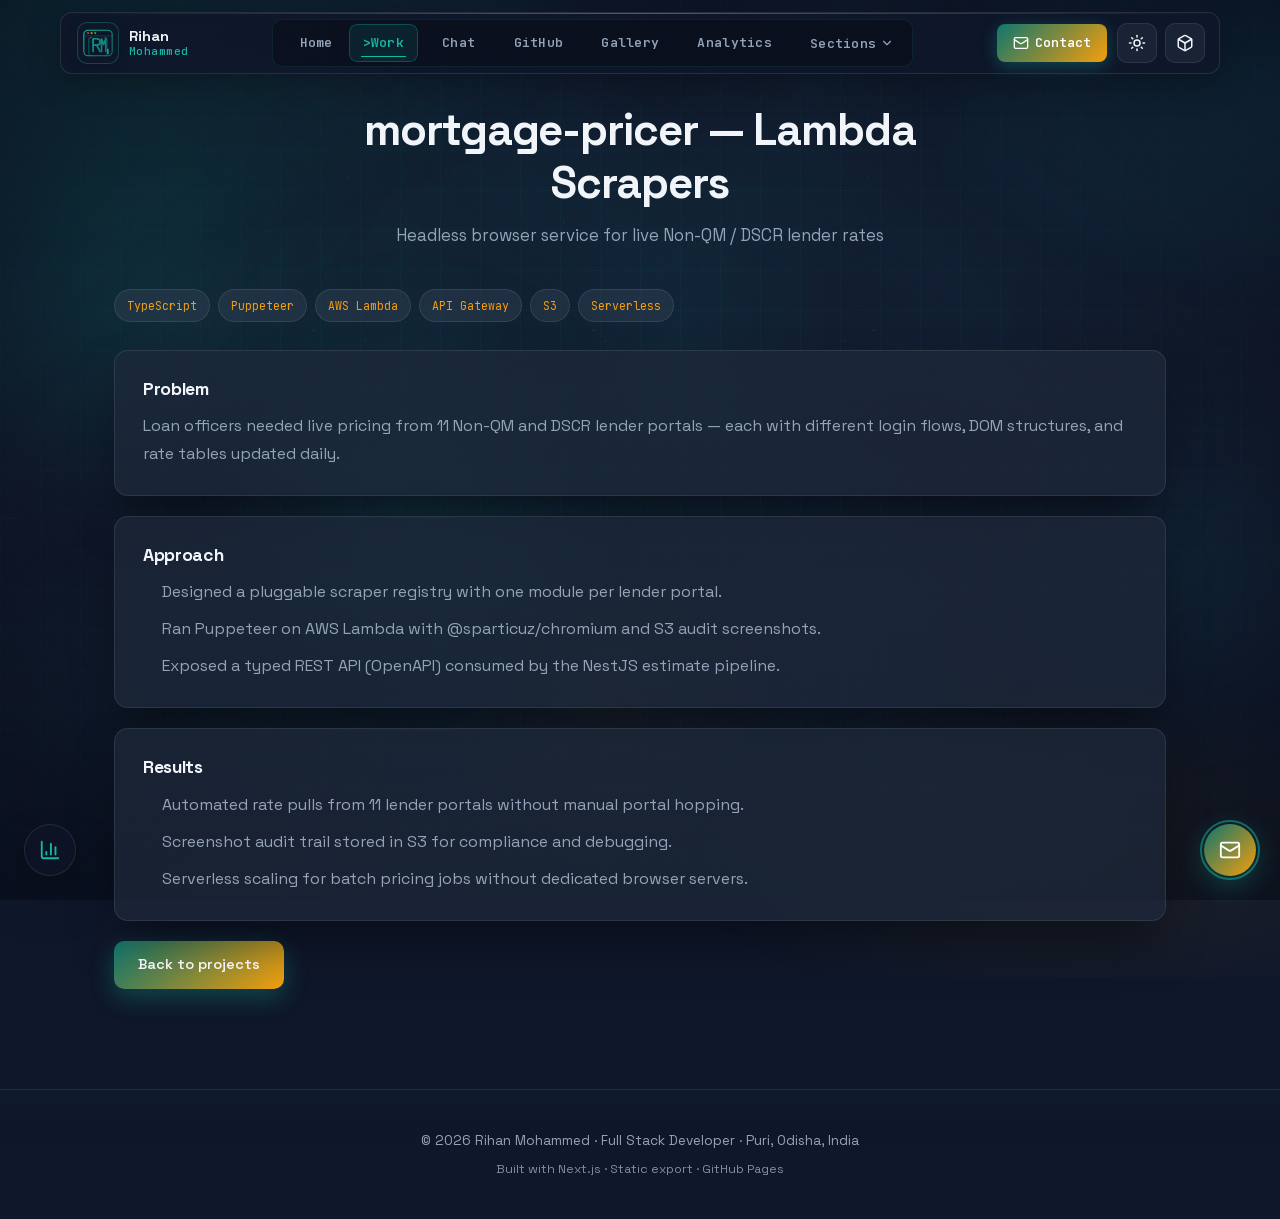
<file: work/lambda-mortgage-pricer/index.html>
<!DOCTYPE html><html lang="en" data-scroll-behavior="smooth"><head><meta charSet="utf-8"/><meta name="viewport" content="width=device-width, initial-scale=1, viewport-fit=cover"/><link rel="preload" href="/_next/static/media/0c89a48fa5027cee-s.p.2cyn07wtgehh0.woff2" as="font" crossorigin="" type="font/woff2"/><link rel="preload" href="/_next/static/media/70bc3e132a0a741e-s.p.3t6q91iet4nsy.woff2" as="font" crossorigin="" type="font/woff2"/><link rel="stylesheet" href="/_next/static/chunks/2_6hssysbh1q1.css" data-precedence="next"/><link rel="stylesheet" href="/_next/static/chunks/11l_bt1kgh0xi.css" data-precedence="next"/><link rel="preload" as="script" fetchPriority="low" href="/_next/static/chunks/2-ndo0lbpp9_x.js"/><script src="/_next/static/chunks/27jktro2p5rq9.js" async=""></script><script src="/_next/static/chunks/3j9pm5otqxm82.js" async=""></script><script src="/_next/static/chunks/1jm8luzr2p16n.js" async=""></script><script src="/_next/static/chunks/turbopack-18tp9d7rtx4ue.js" async=""></script><script src="/_next/static/chunks/39mvdw-znjdoh.js" async=""></script><script src="/_next/static/chunks/031d4hdncmqdj.js" async=""></script><script src="/_next/static/chunks/2d1g729azkif6.js" async=""></script><script src="/_next/static/chunks/1acfn79rze674.js" async=""></script><script src="/_next/static/chunks/1wcx1thcq4_cp.js" async=""></script><script src="/_next/static/chunks/005769szt063u.js" async=""></script><script src="/_next/static/chunks/09poifmc7zmdk.js" async=""></script><link rel="preload" href="/_next/static/chunks/3l4y7g42vt_h1.css" as="style"/><meta name="next-size-adjust" content=""/><title>mortgage-pricer — Lambda Scrapers · Rihan Mohammed</title><meta name="description" content="Headless browser service for live Non-QM / DSCR lender rates"/><link rel="author" href="https://im-rihan.github.io"/><meta name="author" content="Rihan Mohammed"/><meta name="keywords" content="Full Stack Developer,React,Next.js,NestJS,TypeScript,Fintech,Real Estate,Rihan Mohammed"/><meta name="creator" content="Rihan Mohammed"/><link rel="canonical" href="https://im-rihan.github.io/work/lambda-mortgage-pricer/"/><meta property="og:title" content="mortgage-pricer — Lambda Scrapers · Rihan Mohammed"/><meta property="og:description" content="Headless browser service for live Non-QM / DSCR lender rates"/><meta property="og:url" content="https://im-rihan.github.io/work/lambda-mortgage-pricer/"/><meta property="og:site_name" content="Rihan Mohammed"/><meta property="og:locale" content="en_US"/><meta property="og:image" content="https://im-rihan.github.io/og-image-dark.png"/><meta property="og:image:type" content="image/png"/><meta property="og:image:width" content="1200"/><meta property="og:image:height" content="630"/><meta property="og:image:alt" content="Rihan Mohammed — Full Stack Developer"/><meta property="og:image" content="https://im-rihan.github.io/og-image-light.png"/><meta property="og:image:type" content="image/png"/><meta property="og:image:width" content="1200"/><meta property="og:image:height" content="630"/><meta property="og:image:alt" content="Rihan Mohammed — Full Stack Developer"/><meta property="og:type" content="website"/><meta name="twitter:card" content="summary_large_image"/><meta name="twitter:title" content="mortgage-pricer — Lambda Scrapers · Rihan Mohammed"/><meta name="twitter:description" content="Headless browser service for live Non-QM / DSCR lender rates"/><meta name="twitter:image" content="https://im-rihan.github.io/og-image-dark.png"/><meta name="twitter:image" content="https://im-rihan.github.io/og-image-light.png"/><link rel="icon" href="/favicon.svg" type="image/svg+xml"/><link rel="apple-touch-icon" href="/brand-logo-dark.svg" type="image/svg+xml"/><script src="/_next/static/chunks/0cz1d0mv5g_q7.js" noModule=""></script></head><body class="space_grotesk_7b48352c-module__yIID-W__variable jetbrains_mono_6104e6b7-module__s6uLTa__variable"><div hidden=""><!--$--><!--/$--></div><script type="application/ld+json">{"@context":"https://schema.org","@type":"Person","name":"Rihan Mohammed","jobTitle":"Full Stack Developer","url":"https://im-rihan.github.io","email":"im.rihan.dev@gmail.com","address":{"@type":"PostalAddress","addressLocality":"Puri","addressRegion":"Odisha","addressCountry":"IN"},"sameAs":["https://github.com/im-rihan","https://linkedin.com/in/im-rihan","https://twitter.com/_im_rihan_"]}</script><script type="application/ld+json">{"@context":"https://schema.org","@type":"WebSite","name":"Rihan Mohammed Portfolio","url":"https://im-rihan.github.io","description":"I build production fintech & real-estate platforms — from AI-powered property search and NestJS APIs to data pipelines and cloud infrastructure.","author":{"@type":"Person","name":"Rihan Mohammed"}}</script><script>((a,b,c,d,e,f,g,h)=>{let i=document.documentElement,j=["light","dark"];function k(b){var c;(Array.isArray(a)?a:[a]).forEach(a=>{let c="class"===a,d=c&&f?e.map(a=>f[a]||a):e;c?(i.classList.remove(...d),i.classList.add(f&&f[b]?f[b]:b)):i.setAttribute(a,b)}),c=b,h&&j.includes(c)&&(i.style.colorScheme=c)}if(d)k(d);else try{let a=localStorage.getItem(b)||c,d=g&&"system"===a?window.matchMedia("(prefers-color-scheme: dark)").matches?"dark":"light":a;k(d)}catch(a){}})("class","portfolio-theme","dark",null,["light","dark"],null,false,true)</script><a href="#main-content" class="skip-link">Skip to main content</a><div class="BackgroundFX-module__7DyX5G__fx" aria-hidden="true"><div class="BackgroundFX-module__7DyX5G__depthMesh"></div><div class="BackgroundFX-module__7DyX5G__aurora"></div><div class="BackgroundFX-module__7DyX5G__lightBeams"></div><div class="BackgroundFX-module__7DyX5G__orbs"><span class="BackgroundFX-module__7DyX5G__orbA"></span><span class="BackgroundFX-module__7DyX5G__orbB"></span><span class="BackgroundFX-module__7DyX5G__orbC"></span></div><div class="BackgroundFX-module__7DyX5G__starDust"></div><div class="BackgroundFX-module__7DyX5G__horizon"></div><div class="BackgroundFX-module__7DyX5G__gridPulse"></div><div class="BackgroundFX-module__7DyX5G__scanlines"></div><div class="BackgroundFX-module__7DyX5G__noise"></div><div class="BackgroundFX-module__7DyX5G__vignette"></div><div class="BackgroundFX-module__7DyX5G__interactiveGlow"></div></div><nav class="Navbar-module__cRh5nW__navbar  " data-cursor="nav"><div class="Navbar-module__cRh5nW__scanBar" aria-hidden="true"></div><div class="Navbar-module__cRh5nW__inner"><a class="Logo-module__WIRVka__logo" aria-label="Rihan Mohammed — Home" data-cursor="nav" href="/"><span class="Logo-module__WIRVka__mark"><svg class="Logo-module__WIRVka__svgMark " viewBox="0 0 48 48" fill="none" xmlns="http://www.w3.org/2000/svg" aria-hidden="true"><defs><linearGradient id="_R_1d7nb_-stroke" x1="8" y1="8" x2="40" y2="40" gradientUnits="userSpaceOnUse"><stop offset="0%" stop-color="var(--logo-stroke-a)"></stop><stop offset="100%" stop-color="var(--logo-stroke-b)"></stop></linearGradient></defs><rect x="4" y="6" width="40" height="36" rx="6" stroke="url(#_R_1d7nb_-stroke)" stroke-width="var(--logo-frame-stroke)" fill="var(--logo-fill)"></rect><line x1="4" y1="14" x2="44" y2="14" stroke="url(#_R_1d7nb_-stroke)" stroke-width="1" opacity="var(--logo-divider-opacity)"></line><circle cx="10" cy="10" r="1.5" fill="#ef4444" opacity="var(--logo-dot-opacity)"></circle><circle cx="15" cy="10" r="1.5" fill="#f59e0b" opacity="var(--logo-dot-opacity)"></circle><circle cx="20" cy="10" r="1.5" fill="#22c55e" opacity="var(--logo-dot-opacity)"></circle><path d="M11 20 V38 M11 20 C11 17 13 16 15 16 M11 38 C11 41 13 42 15 42" stroke="url(#_R_1d7nb_-stroke)" stroke-width="1.5" stroke-linecap="round" opacity="var(--logo-bracket-opacity)"></path><path d="M37 20 V38 M37 20 C37 17 35 16 33 16 M37 38 C37 41 35 42 33 42" stroke="url(#_R_1d7nb_-stroke)" stroke-width="1.5" stroke-linecap="round" opacity="var(--logo-bracket-opacity)"></path><path class="Logo-module__WIRVka__svgLetter" d="M17 18 V36 M17 18 H22 C25.5 18 27 20.5 27 23 C27 25.5 25.5 27 22 27 H17 M22 27 L27 36" stroke="url(#_R_1d7nb_-stroke)" stroke-width="var(--logo-letter-stroke)" stroke-linecap="round" stroke-linejoin="round" opacity="var(--logo-letter-opacity)"></path><path class="Logo-module__WIRVka__svgLetter" d="M29 36 V18 L32 26 L35 18 V36" stroke="url(#_R_1d7nb_-stroke)" stroke-width="var(--logo-letter-stroke)" stroke-linecap="round" stroke-linejoin="round" opacity="var(--logo-letter-opacity)"></path><rect class="Logo-module__WIRVka__svgCursor" x="37" y="32" width="2" height="8" rx="0.5" fill="var(--logo-cursor)"></rect></svg></span><span class="Logo-module__WIRVka__wordmark"><span class="Logo-module__WIRVka__name">Rihan</span><span class="Logo-module__WIRVka__surname">Mohammed</span></span></a><div class="Navbar-module__cRh5nW__navCenter"><ul class="Navbar-module__cRh5nW__links "><li><a class="Navbar-module__cRh5nW__navLink " data-cursor="nav" href="/"><span class="Navbar-module__cRh5nW__navPrefix" aria-hidden="true">&gt;</span><span class="Navbar-module__cRh5nW__navLinkText">Home</span><span class="Navbar-module__cRh5nW__navUnderline" aria-hidden="true"></span></a></li><li><a class="Navbar-module__cRh5nW__navLink Navbar-module__cRh5nW__activeLink" data-cursor="nav" href="/work/"><span class="Navbar-module__cRh5nW__activePill" aria-hidden="true"></span><span class="Navbar-module__cRh5nW__navPrefix" aria-hidden="true">&gt;</span><span class="Navbar-module__cRh5nW__navLinkText">Work</span><span class="Navbar-module__cRh5nW__navUnderline" aria-hidden="true"></span></a></li><li><a class="Navbar-module__cRh5nW__navLink " data-cursor="nav" href="/chat/"><span class="Navbar-module__cRh5nW__navPrefix" aria-hidden="true">&gt;</span><span class="Navbar-module__cRh5nW__navLinkText">Chat</span><span class="Navbar-module__cRh5nW__navUnderline" aria-hidden="true"></span></a></li><li><a class="Navbar-module__cRh5nW__navLink " data-cursor="nav" href="/github/"><span class="Navbar-module__cRh5nW__navPrefix" aria-hidden="true">&gt;</span><span class="Navbar-module__cRh5nW__navLinkText">GitHub</span><span class="Navbar-module__cRh5nW__navUnderline" aria-hidden="true"></span></a></li><li><a class="Navbar-module__cRh5nW__navLink " data-cursor="nav" href="/gallery/"><span class="Navbar-module__cRh5nW__navPrefix" aria-hidden="true">&gt;</span><span class="Navbar-module__cRh5nW__navLinkText">Gallery</span><span class="Navbar-module__cRh5nW__navUnderline" aria-hidden="true"></span></a></li><li><a class="Navbar-module__cRh5nW__navLink " data-cursor="nav" href="/status/"><span class="Navbar-module__cRh5nW__navPrefix" aria-hidden="true">&gt;</span><span class="Navbar-module__cRh5nW__navLinkText">Analytics</span><span class="Navbar-module__cRh5nW__navUnderline" aria-hidden="true"></span></a></li><li class="Navbar-module__cRh5nW__exploreItem"><button type="button" class="Navbar-module__cRh5nW__exploreBtn " aria-expanded="false" aria-haspopup="true" data-cursor="nav"><span class="Navbar-module__cRh5nW__navPrefix" aria-hidden="true">&gt;</span><span class="Navbar-module__cRh5nW__navLinkText">Sections</span><svg xmlns="http://www.w3.org/2000/svg" width="14" height="14" viewBox="0 0 24 24" fill="none" stroke="currentColor" stroke-width="2" stroke-linecap="round" stroke-linejoin="round" class="lucide lucide-chevron-down Navbar-module__cRh5nW__chevron"><path d="m6 9 6 6 6-6"></path></svg><span class="Navbar-module__cRh5nW__navUnderline" aria-hidden="true"></span></button></li></ul></div><div class="Navbar-module__cRh5nW__actions"><a href="mailto:im.rihan.dev@gmail.com" class="Navbar-module__cRh5nW__contactCta" data-cursor="pointer"><svg xmlns="http://www.w3.org/2000/svg" width="16" height="16" viewBox="0 0 24 24" fill="none" stroke="currentColor" stroke-width="2" stroke-linecap="round" stroke-linejoin="round" class="lucide lucide-mail"><rect width="20" height="16" x="2" y="4" rx="2"></rect><path d="m22 7-8.97 5.7a1.94 1.94 0 0 1-2.06 0L2 7"></path></svg><span>Contact</span></a><button class="ThemeToggle-module__gv9_OW__toggle" aria-label="Toggle theme"></button><button type="button" class="Navbar-module__cRh5nW__menuBtn " aria-label="Toggle menu" aria-expanded="false" data-cursor="pointer"><span></span><span></span><span></span></button></div></div></nav><main id="main-content" class="main-content"><header class="page-header container PageHeader-module__cS7uea__header"><div class="PageHeader-module__cS7uea__copy" style="transform:none"><h1>mortgage-pricer — Lambda Scrapers</h1><p>Headless browser service for live Non-QM / DSCR lender rates</p></div></header><div class="container case-study-module__IoECCW__page"><div class="case-study-module__IoECCW__stack"><span class="case-study-module__IoECCW__tag">TypeScript</span><span class="case-study-module__IoECCW__tag">Puppeteer</span><span class="case-study-module__IoECCW__tag">AWS Lambda</span><span class="case-study-module__IoECCW__tag">API Gateway</span><span class="case-study-module__IoECCW__tag">S3</span><span class="case-study-module__IoECCW__tag">Serverless</span></div><section class="glass-card case-study-module__IoECCW__block"><h2>Problem</h2><p>Loan officers needed live pricing from 11 Non-QM and DSCR lender portals — each with different login flows, DOM structures, and rate tables updated daily.</p></section><section class="glass-card case-study-module__IoECCW__block"><h2>Approach</h2><ul><li>Designed a pluggable scraper registry with one module per lender portal.</li><li>Ran Puppeteer on AWS Lambda with @sparticuz/chromium and S3 audit screenshots.</li><li>Exposed a typed REST API (OpenAPI) consumed by the NestJS estimate pipeline.</li></ul></section><section class="glass-card case-study-module__IoECCW__block"><h2>Results</h2><ul><li>Automated rate pulls from 11 lender portals without manual portal hopping.</li><li>Screenshot audit trail stored in S3 for compliance and debugging.</li><li>Serverless scaling for batch pricing jobs without dedicated browser servers.</li></ul></section><div class="case-study-module__IoECCW__links"><a class="btn btn-primary" data-cursor="pointer" href="/#projects">Back to projects</a></div></div><!--$--><!--/$--></main><footer class="Footer-module__3hUVsW__footer"><div class="container"><p class="Footer-module__3hUVsW__copy">© <!-- -->2026<!-- --> <a data-cursor="pointer" href="/">Rihan Mohammed</a> · <!-- -->Full Stack Developer<!-- --> · <!-- -->Puri, Odisha, India</p><p class="Footer-module__3hUVsW__meta">Built with Next.js · Static export ·<!-- --> <a href="https://pages.github.com" target="_blank" rel="noopener noreferrer" data-cursor="pointer">GitHub Pages</a></p></div></footer><div class="ContactDock-module__bQfdha__dock "><div class="ContactDock-module__bQfdha__panel" aria-hidden="true"><div class="ContactDock-module__bQfdha__panelHead"><div><strong>Get in touch</strong><p>Available for hire · replies within 24–48h</p></div><button type="button" class="ContactDock-module__bQfdha__closeBtn" aria-label="Close contact panel"><svg xmlns="http://www.w3.org/2000/svg" width="18" height="18" viewBox="0 0 24 24" fill="none" stroke="currentColor" stroke-width="2" stroke-linecap="round" stroke-linejoin="round" class="lucide lucide-x"><path d="M18 6 6 18"></path><path d="m6 6 12 12"></path></svg></button></div><div class="ContactDock-module__bQfdha__quickRow"><a href="mailto:im.rihan.dev@gmail.com" class="ContactDock-module__bQfdha__quickBtn" data-cursor="pointer"><svg xmlns="http://www.w3.org/2000/svg" width="16" height="16" viewBox="0 0 24 24" fill="none" stroke="currentColor" stroke-width="2" stroke-linecap="round" stroke-linejoin="round" class="lucide lucide-mail"><rect width="20" height="16" x="2" y="4" rx="2"></rect><path d="m22 7-8.97 5.7a1.94 1.94 0 0 1-2.06 0L2 7"></path></svg>Email</a><a href="tel:+917682078927" class="ContactDock-module__bQfdha__quickBtn" data-cursor="pointer"><svg xmlns="http://www.w3.org/2000/svg" width="16" height="16" viewBox="0 0 24 24" fill="none" stroke="currentColor" stroke-width="2" stroke-linecap="round" stroke-linejoin="round" class="lucide lucide-phone"><path d="M22 16.92v3a2 2 0 0 1-2.18 2 19.79 19.79 0 0 1-8.63-3.07 19.5 19.5 0 0 1-6-6 19.79 19.79 0 0 1-3.07-8.67A2 2 0 0 1 4.11 2h3a2 2 0 0 1 2 1.72 12.84 12.84 0 0 0 .7 2.81 2 2 0 0 1-.45 2.11L8.09 9.91a16 16 0 0 0 6 6l1.27-1.27a2 2 0 0 1 2.11-.45 12.84 12.84 0 0 0 2.81.7A2 2 0 0 1 22 16.92z"></path></svg>Call</a><a class="ContactDock-module__bQfdha__quickBtn" data-cursor="pointer" href="/#contact">Full contact</a><a class="ContactDock-module__bQfdha__quickBtn" data-cursor="pointer" href="/chat/"><svg xmlns="http://www.w3.org/2000/svg" width="16" height="16" viewBox="0 0 24 24" fill="none" stroke="currentColor" stroke-width="2" stroke-linecap="round" stroke-linejoin="round" class="lucide lucide-message-circle"><path d="M7.9 20A9 9 0 1 0 4 16.1L2 22Z"></path></svg>Chat</a></div><div class="ContactDock-module__bQfdha__socialRow"><div class="SocialLinks-module__KD0Q-a__row SocialLinks-module__KD0Q-a__sm " role="list"><a href="https://github.com/im-rihan" class="SocialLinks-module__KD0Q-a__link SocialLinks-module__KD0Q-a__github" target="_blank" rel="noopener noreferrer" aria-label="GitHub" data-cursor="pointer" role="listitem"><span class="SocialLinks-module__KD0Q-a__iconWrap"><svg xmlns="http://www.w3.org/2000/svg" width="16" height="16" viewBox="0 0 24 24" fill="none" stroke="currentColor" stroke-width="2" stroke-linecap="round" stroke-linejoin="round" class="lucide lucide-github"><path d="M15 22v-4a4.8 4.8 0 0 0-1-3.5c3 0 6-2 6-5.5.08-1.25-.27-2.48-1-3.5.28-1.15.28-2.35 0-3.5 0 0-1 0-3 1.5-2.64-.5-5.36-.5-8 0C6 2 5 2 5 2c-.3 1.15-.3 2.35 0 3.5A5.403 5.403 0 0 0 4 9c0 3.5 3 5.5 6 5.5-.39.49-.68 1.05-.85 1.65-.17.6-.22 1.23-.15 1.85v4"></path><path d="M9 18c-4.51 2-5-2-7-2"></path></svg></span><span class="SocialLinks-module__KD0Q-a__tooltip">GitHub</span></a><a href="https://linkedin.com/in/im-rihan" class="SocialLinks-module__KD0Q-a__link SocialLinks-module__KD0Q-a__linkedin" target="_blank" rel="noopener noreferrer" aria-label="LinkedIn" data-cursor="pointer" role="listitem"><span class="SocialLinks-module__KD0Q-a__iconWrap"><svg xmlns="http://www.w3.org/2000/svg" width="16" height="16" viewBox="0 0 24 24" fill="none" stroke="currentColor" stroke-width="2" stroke-linecap="round" stroke-linejoin="round" class="lucide lucide-linkedin"><path d="M16 8a6 6 0 0 1 6 6v7h-4v-7a2 2 0 0 0-2-2 2 2 0 0 0-2 2v7h-4v-7a6 6 0 0 1 6-6z"></path><rect width="4" height="12" x="2" y="9"></rect><circle cx="4" cy="4" r="2"></circle></svg></span><span class="SocialLinks-module__KD0Q-a__tooltip">LinkedIn</span></a><a href="https://twitter.com/_im_rihan_" class="SocialLinks-module__KD0Q-a__link SocialLinks-module__KD0Q-a__twitter" target="_blank" rel="noopener noreferrer" aria-label="X (Twitter)" data-cursor="pointer" role="listitem"><span class="SocialLinks-module__KD0Q-a__iconWrap"><svg width="16" height="16" viewBox="0 0 24 24" fill="currentColor" aria-hidden="true"><path d="M18.244 2.25h3.308l-7.227 8.26 8.502 11.24H16.17l-5.214-6.817L4.99 21.75H1.68l7.73-8.835L1.254 2.25H8.08l4.713 6.231zm-1.161 17.52h1.833L7.084 4.126H5.117z"></path></svg></span><span class="SocialLinks-module__KD0Q-a__tooltip">X (Twitter)</span></a><a href="mailto:im.rihan.dev@gmail.com" class="SocialLinks-module__KD0Q-a__link SocialLinks-module__KD0Q-a__email" aria-label="Email" data-cursor="pointer" role="listitem"><span class="SocialLinks-module__KD0Q-a__iconWrap"><svg xmlns="http://www.w3.org/2000/svg" width="16" height="16" viewBox="0 0 24 24" fill="none" stroke="currentColor" stroke-width="2" stroke-linecap="round" stroke-linejoin="round" class="lucide lucide-mail"><rect width="20" height="16" x="2" y="4" rx="2"></rect><path d="m22 7-8.97 5.7a1.94 1.94 0 0 1-2.06 0L2 7"></path></svg></span><span class="SocialLinks-module__KD0Q-a__tooltip">Email</span></a></div></div></div><button type="button" class="ContactDock-module__bQfdha__fab" aria-expanded="false" aria-label="Open contact options" data-cursor="pointer"><svg xmlns="http://www.w3.org/2000/svg" width="22" height="22" viewBox="0 0 24 24" fill="none" stroke="currentColor" stroke-width="2" stroke-linecap="round" stroke-linejoin="round" class="lucide lucide-mail"><rect width="20" height="16" x="2" y="4" rx="2"></rect><path d="m22 7-8.97 5.7a1.94 1.94 0 0 1-2.06 0L2 7"></path></svg><span class="ContactDock-module__bQfdha__fabPulse" aria-hidden="true"></span></button></div><button type="button" class="AnalysisOverlay-module__twhh_G__fab" aria-label="Open portfolio insights" data-cursor="pointer"><svg xmlns="http://www.w3.org/2000/svg" width="22" height="22" viewBox="0 0 24 24" fill="none" stroke="currentColor" stroke-width="2" stroke-linecap="round" stroke-linejoin="round" class="lucide lucide-chart-column"><path d="M3 3v16a2 2 0 0 0 2 2h16"></path><path d="M18 17V9"></path><path d="M13 17V5"></path><path d="M8 17v-3"></path></svg><span class="AnalysisOverlay-module__twhh_G__fabLabel">Insights</span></button><script src="/_next/static/chunks/2-ndo0lbpp9_x.js" id="_R_" async=""></script><script>(self.__next_f=self.__next_f||[]).push([0])</script><script>self.__next_f.push([1,"1:\"$Sreact.fragment\"\n2:I[30824,[\"/_next/static/chunks/39mvdw-znjdoh.js\",\"/_next/static/chunks/031d4hdncmqdj.js\",\"/_next/static/chunks/2d1g729azkif6.js\",\"/_next/static/chunks/1acfn79rze674.js\",\"/_next/static/chunks/1wcx1thcq4_cp.js\",\"/_next/static/chunks/005769szt063u.js\"],\"Providers\"]\n3:I[10400,[\"/_next/static/chunks/39mvdw-znjdoh.js\",\"/_next/static/chunks/031d4hdncmqdj.js\",\"/_next/static/chunks/2d1g729azkif6.js\",\"/_next/static/chunks/1acfn79rze674.js\",\"/_next/static/chunks/1wcx1thcq4_cp.js\",\"/_next/static/chunks/005769szt063u.js\"],\"AppShell\"]\n4:I[39756,[\"/_next/static/chunks/39mvdw-znjdoh.js\",\"/_next/static/chunks/031d4hdncmqdj.js\",\"/_next/static/chunks/2d1g729azkif6.js\",\"/_next/static/chunks/1acfn79rze674.js\",\"/_next/static/chunks/1wcx1thcq4_cp.js\",\"/_next/static/chunks/005769szt063u.js\"],\"default\"]\n5:I[37457,[\"/_next/static/chunks/39mvdw-znjdoh.js\",\"/_next/static/chunks/031d4hdncmqdj.js\",\"/_next/static/chunks/2d1g729azkif6.js\",\"/_next/static/chunks/1acfn79rze674.js\",\"/_next/static/chunks/1wcx1thcq4_cp.js\",\"/_next/static/chunks/005769szt063u.js\"],\"default\"]\n6:I[22016,[\"/_next/static/chunks/39mvdw-znjdoh.js\",\"/_next/static/chunks/031d4hdncmqdj.js\",\"/_next/static/chunks/2d1g729azkif6.js\",\"/_next/static/chunks/1acfn79rze674.js\",\"/_next/static/chunks/1wcx1thcq4_cp.js\",\"/_next/static/chunks/005769szt063u.js\",\"/_next/static/chunks/09poifmc7zmdk.js\"],\"\"]\n8:I[97367,[\"/_next/static/chunks/39mvdw-znjdoh.js\",\"/_next/static/chunks/031d4hdncmqdj.js\",\"/_next/static/chunks/2d1g729azkif6.js\",\"/_next/static/chunks/1acfn79rze674.js\",\"/_next/static/chunks/1wcx1thcq4_cp.js\",\"/_next/static/chunks/005769szt063u.js\"],\"OutletBoundary\"]\n9:\"$Sreact.suspense\"\nc:I[97367,[\"/_next/static/chunks/39mvdw-znjdoh.js\",\"/_next/static/chunks/031d4hdncmqdj.js\",\"/_next/static/chunks/2d1g729azkif6.js\",\"/_next/static/chunks/1acfn79rze674.js\",\"/_next/static/chunks/1wcx1thcq4_cp.js\",\"/_next/static/chunks/005769szt063u.js\"],\"ViewportBoundary\"]\ne:I[97367,[\"/_next/static/chunks/39mvdw-znjdoh.js\",\"/_next/static/chunks/031d4hdncmqdj.js\",\"/_next/static/chunks/2d1g729azkif6.js\",\"/_next/static/chunks/1acfn79rze674.js\",\"/_next/static/chunks/1wcx1thcq4_cp.js\",\"/_next/static/chunks/005769szt063u.js\"],\"MetadataBoundary\"]\n10:I[68027,[\"/_next/static/chunks/39mvdw-znjdoh.js\",\"/_next/static/chunks/031d4hdncmqdj.js\",\"/_next/static/chunks/2d1g729azkif6.js\",\"/_next/static/chunks/1acfn79rze674.js\",\"/_next/static/chunks/1wcx1thcq4_cp.js\",\"/_next/static/chunks/005769szt063u.js\"],\"default\",1]\n:HL[\"/_next/static/chunks/2_6hssysbh1q1.css\",\"style\"]\n:HL[\"/_next/static/chunks/11l_bt1kgh0xi.css\",\"style\"]\n:HL[\"/_next/static/media/0c89a48fa5027cee-s.p.2cyn07wtgehh0.woff2\",\"font\",{\"crossOrigin\":\"\",\"type\":\"font/woff2\"}]\n:HL[\"/_next/static/media/70bc3e132a0a741e-s.p.3t6q91iet4nsy.woff2\",\"font\",{\"crossOrigin\":\"\",\"type\":\"font/woff2\"}]\n:HL[\"/_next/static/chunks/3l4y7g42vt_h1.css\",\"style\"]\n"])</script><script>self.__next_f.push([1,"0:{\"P\":null,\"c\":[\"\",\"work\",\"lambda-mortgage-pricer\",\"\"],\"q\":\"\",\"i\":false,\"f\":[[[\"\",{\"children\":[\"work\",{\"children\":[[\"slug\",\"lambda-mortgage-pricer\",\"d\",null],{\"children\":[\"__PAGE__\",{}]}]}]},\"$undefined\",\"$undefined\",16],[[\"$\",\"$1\",\"c\",{\"children\":[[[\"$\",\"link\",\"0\",{\"rel\":\"stylesheet\",\"href\":\"/_next/static/chunks/2_6hssysbh1q1.css\",\"precedence\":\"next\",\"crossOrigin\":\"$undefined\",\"nonce\":\"$undefined\"}],[\"$\",\"link\",\"1\",{\"rel\":\"stylesheet\",\"href\":\"/_next/static/chunks/11l_bt1kgh0xi.css\",\"precedence\":\"next\",\"crossOrigin\":\"$undefined\",\"nonce\":\"$undefined\"}],[\"$\",\"script\",\"script-0\",{\"src\":\"/_next/static/chunks/39mvdw-znjdoh.js\",\"async\":true,\"nonce\":\"$undefined\"}],[\"$\",\"script\",\"script-1\",{\"src\":\"/_next/static/chunks/031d4hdncmqdj.js\",\"async\":true,\"nonce\":\"$undefined\"}],[\"$\",\"script\",\"script-2\",{\"src\":\"/_next/static/chunks/2d1g729azkif6.js\",\"async\":true,\"nonce\":\"$undefined\"}],[\"$\",\"script\",\"script-3\",{\"src\":\"/_next/static/chunks/1acfn79rze674.js\",\"async\":true,\"nonce\":\"$undefined\"}],[\"$\",\"script\",\"script-4\",{\"src\":\"/_next/static/chunks/1wcx1thcq4_cp.js\",\"async\":true,\"nonce\":\"$undefined\"}],[\"$\",\"script\",\"script-5\",{\"src\":\"/_next/static/chunks/005769szt063u.js\",\"async\":true,\"nonce\":\"$undefined\"}]],[\"$\",\"html\",null,{\"lang\":\"en\",\"suppressHydrationWarning\":true,\"data-scroll-behavior\":\"smooth\",\"children\":[\"$\",\"body\",null,{\"className\":\"space_grotesk_7b48352c-module__yIID-W__variable jetbrains_mono_6104e6b7-module__s6uLTa__variable\",\"children\":[[[\"$\",\"script\",null,{\"type\":\"application/ld+json\",\"dangerouslySetInnerHTML\":{\"__html\":\"{\\\"@context\\\":\\\"https://schema.org\\\",\\\"@type\\\":\\\"Person\\\",\\\"name\\\":\\\"Rihan Mohammed\\\",\\\"jobTitle\\\":\\\"Full Stack Developer\\\",\\\"url\\\":\\\"https://im-rihan.github.io\\\",\\\"email\\\":\\\"im.rihan.dev@gmail.com\\\",\\\"address\\\":{\\\"@type\\\":\\\"PostalAddress\\\",\\\"addressLocality\\\":\\\"Puri\\\",\\\"addressRegion\\\":\\\"Odisha\\\",\\\"addressCountry\\\":\\\"IN\\\"},\\\"sameAs\\\":[\\\"https://github.com/im-rihan\\\",\\\"https://linkedin.com/in/im-rihan\\\",\\\"https://twitter.com/_im_rihan_\\\"]}\"}}],[\"$\",\"script\",null,{\"type\":\"application/ld+json\",\"dangerouslySetInnerHTML\":{\"__html\":\"{\\\"@context\\\":\\\"https://schema.org\\\",\\\"@type\\\":\\\"WebSite\\\",\\\"name\\\":\\\"Rihan Mohammed Portfolio\\\",\\\"url\\\":\\\"https://im-rihan.github.io\\\",\\\"description\\\":\\\"I build production fintech \u0026 real-estate platforms — from AI-powered property search and NestJS APIs to data pipelines and cloud infrastructure.\\\",\\\"author\\\":{\\\"@type\\\":\\\"Person\\\",\\\"name\\\":\\\"Rihan Mohammed\\\"}}\"}}]],null,[\"$\",\"$L2\",null,{\"children\":[\"$\",\"$L3\",null,{\"children\":[\"$\",\"$L4\",null,{\"parallelRouterKey\":\"children\",\"error\":\"$undefined\",\"errorStyles\":\"$undefined\",\"errorScripts\":\"$undefined\",\"template\":[\"$\",\"$L5\",null,{}],\"templateStyles\":\"$undefined\",\"templateScripts\":\"$undefined\",\"notFound\":[[\"$\",\"div\",null,{\"className\":\"not-found-module__HS70Aa__wrap\",\"children\":[\"$\",\"div\",null,{\"className\":\"glass-card not-found-module__HS70Aa__card\",\"children\":[[\"$\",\"p\",null,{\"className\":\"not-found-module__HS70Aa__code\",\"children\":\"404\"}],[\"$\",\"h1\",null,{\"children\":\"Page not found\"}],[\"$\",\"p\",null,{\"children\":\"The route you requested does not exist on this portfolio.\"}],[\"$\",\"div\",null,{\"className\":\"not-found-module__HS70Aa__actions\",\"children\":[[\"$\",\"$L6\",null,{\"href\":\"/\",\"prefetch\":false,\"className\":\"btn btn-primary\",\"data-cursor\":\"pointer\",\"children\":\"Back to home\"}],[\"$\",\"$L6\",null,{\"href\":\"/chat/\",\"prefetch\":false,\"className\":\"btn btn-outline\",\"data-cursor\":\"pointer\",\"children\":\"Portfolio chat\"}]]}]]}]}],[[\"$\",\"link\",\"0\",{\"rel\":\"stylesheet\",\"href\":\"/_next/static/chunks/3l4y7g42vt_h1.css\",\"precedence\":\"next\",\"crossOrigin\":\"$undefined\",\"nonce\":\"$undefined\"}]]],\"forbidden\":\"$undefined\",\"unauthorized\":\"$undefined\"}]}]}]]}]}]]}],{\"children\":[[\"$\",\"$1\",\"c\",{\"children\":[null,[\"$\",\"$L4\",null,{\"parallelRouterKey\":\"children\",\"error\":\"$undefined\",\"errorStyles\":\"$undefined\",\"errorScripts\":\"$undefined\",\"template\":[\"$\",\"$L5\",null,{}],\"templateStyles\":\"$undefined\",\"templateScripts\":\"$undefined\",\"notFound\":\"$undefined\",\"forbidden\":\"$undefined\",\"unauthorized\":\"$undefined\"}]]}],{\"children\":[[\"$\",\"$1\",\"c\",{\"children\":[null,[\"$\",\"$L4\",null,{\"parallelRouterKey\":\"children\",\"error\":\"$undefined\",\"errorStyles\":\"$undefined\",\"errorScripts\":\"$undefined\",\"template\":[\"$\",\"$L5\",null,{}],\"templateStyles\":\"$undefined\",\"templateScripts\":\"$undefined\",\"notFound\":\"$undefined\",\"forbidden\":\"$undefined\",\"unauthorized\":\"$undefined\"}]]}],{\"children\":[[\"$\",\"$1\",\"c\",{\"children\":[\"$L7\",[[\"$\",\"script\",\"script-0\",{\"src\":\"/_next/static/chunks/09poifmc7zmdk.js\",\"async\":true,\"nonce\":\"$undefined\"}]],[\"$\",\"$L8\",null,{\"children\":[\"$\",\"$9\",null,{\"name\":\"Next.MetadataOutlet\",\"children\":\"$@a\"}]}]]}],{},null,false,null]},null,false,\"$@b\"]},null,false,\"$@b\"]},null,false,null],[\"$\",\"$1\",\"h\",{\"children\":[null,[\"$\",\"$Lc\",null,{\"children\":\"$Ld\"}],[\"$\",\"div\",null,{\"hidden\":true,\"children\":[\"$\",\"$Le\",null,{\"children\":[\"$\",\"$9\",null,{\"name\":\"Next.Metadata\",\"children\":\"$Lf\"}]}]}],[\"$\",\"meta\",null,{\"name\":\"next-size-adjust\",\"content\":\"\"}]]}],false]],\"m\":\"$undefined\",\"G\":[\"$10\",[[\"$\",\"link\",\"0\",{\"rel\":\"stylesheet\",\"href\":\"/_next/static/chunks/2_6hssysbh1q1.css\",\"precedence\":\"next\",\"crossOrigin\":\"$undefined\",\"nonce\":\"$undefined\"}],\"$L11\"]],\"S\":true,\"h\":null,\"s\":\"$undefined\",\"l\":\"$undefined\",\"p\":\"$undefined\",\"d\":\"$undefined\",\"b\":\"a_KSrwmgeT4n_Jxx1mEK7\"}\n"])</script><script>self.__next_f.push([1,"12:[]\nb:\"$W12\"\n11:[\"$\",\"link\",\"1\",{\"rel\":\"stylesheet\",\"href\":\"/_next/static/chunks/11l_bt1kgh0xi.css\",\"precedence\":\"next\",\"crossOrigin\":\"$undefined\",\"nonce\":\"$undefined\"}]\n"])</script><script>self.__next_f.push([1,"13:I[22706,[\"/_next/static/chunks/39mvdw-znjdoh.js\",\"/_next/static/chunks/031d4hdncmqdj.js\",\"/_next/static/chunks/2d1g729azkif6.js\",\"/_next/static/chunks/1acfn79rze674.js\",\"/_next/static/chunks/1wcx1thcq4_cp.js\",\"/_next/static/chunks/005769szt063u.js\",\"/_next/static/chunks/09poifmc7zmdk.js\"],\"PageHeader\"]\n"])</script><script>self.__next_f.push([1,"7:[[\"$\",\"$L13\",null,{\"title\":\"mortgage-pricer — Lambda Scrapers\",\"description\":\"Headless browser service for live Non-QM / DSCR lender rates\"}],[\"$\",\"div\",null,{\"className\":\"container case-study-module__IoECCW__page\",\"children\":[[\"$\",\"div\",null,{\"className\":\"case-study-module__IoECCW__stack\",\"children\":[[\"$\",\"span\",\"TypeScript\",{\"className\":\"case-study-module__IoECCW__tag\",\"children\":\"TypeScript\"}],[\"$\",\"span\",\"Puppeteer\",{\"className\":\"case-study-module__IoECCW__tag\",\"children\":\"Puppeteer\"}],[\"$\",\"span\",\"AWS Lambda\",{\"className\":\"case-study-module__IoECCW__tag\",\"children\":\"AWS Lambda\"}],[\"$\",\"span\",\"API Gateway\",{\"className\":\"case-study-module__IoECCW__tag\",\"children\":\"API Gateway\"}],[\"$\",\"span\",\"S3\",{\"className\":\"case-study-module__IoECCW__tag\",\"children\":\"S3\"}],[\"$\",\"span\",\"Serverless\",{\"className\":\"case-study-module__IoECCW__tag\",\"children\":\"Serverless\"}]]}],[\"$\",\"section\",null,{\"className\":\"glass-card case-study-module__IoECCW__block\",\"children\":[[\"$\",\"h2\",null,{\"children\":\"Problem\"}],[\"$\",\"p\",null,{\"children\":\"Loan officers needed live pricing from 11 Non-QM and DSCR lender portals — each with different login flows, DOM structures, and rate tables updated daily.\"}]]}],[\"$\",\"section\",null,{\"className\":\"glass-card case-study-module__IoECCW__block\",\"children\":[[\"$\",\"h2\",null,{\"children\":\"Approach\"}],[\"$\",\"ul\",null,{\"children\":[[\"$\",\"li\",\"Designed a pluggable scraper registry with one module per lender portal.\",{\"children\":\"Designed a pluggable scraper registry with one module per lender portal.\"}],[\"$\",\"li\",\"Ran Puppeteer on AWS Lambda with @sparticuz/chromium and S3 audit screenshots.\",{\"children\":\"Ran Puppeteer on AWS Lambda with @sparticuz/chromium and S3 audit screenshots.\"}],[\"$\",\"li\",\"Exposed a typed REST API (OpenAPI) consumed by the NestJS estimate pipeline.\",{\"children\":\"Exposed a typed REST API (OpenAPI) consumed by the NestJS estimate pipeline.\"}]]}]]}],[\"$\",\"section\",null,{\"className\":\"glass-card case-study-module__IoECCW__block\",\"children\":[[\"$\",\"h2\",null,{\"children\":\"Results\"}],[\"$\",\"ul\",null,{\"children\":[[\"$\",\"li\",\"Automated rate pulls from 11 lender portals without manual portal hopping.\",{\"children\":\"Automated rate pulls from 11 lender portals without manual portal hopping.\"}],[\"$\",\"li\",\"Screenshot audit trail stored in S3 for compliance and debugging.\",{\"children\":\"Screenshot audit trail stored in S3 for compliance and debugging.\"}],[\"$\",\"li\",\"Serverless scaling for batch pricing jobs without dedicated browser servers.\",{\"children\":\"Serverless scaling for batch pricing jobs without dedicated browser servers.\"}]]}]]}],[\"$\",\"div\",null,{\"className\":\"case-study-module__IoECCW__links\",\"children\":[[\"$\",\"$L6\",\"/#projects\",{\"href\":\"/#projects\",\"prefetch\":false,\"className\":\"btn btn-primary\",\"data-cursor\":\"pointer\",\"children\":\"Back to projects\"}]]}]]}]]\n"])</script><script>self.__next_f.push([1,"d:[[\"$\",\"meta\",\"0\",{\"charSet\":\"utf-8\"}],[\"$\",\"meta\",\"1\",{\"name\":\"viewport\",\"content\":\"width=device-width, initial-scale=1, viewport-fit=cover\"}]]\n"])</script><script>self.__next_f.push([1,"14:I[27201,[\"/_next/static/chunks/39mvdw-znjdoh.js\",\"/_next/static/chunks/031d4hdncmqdj.js\",\"/_next/static/chunks/2d1g729azkif6.js\",\"/_next/static/chunks/1acfn79rze674.js\",\"/_next/static/chunks/1wcx1thcq4_cp.js\",\"/_next/static/chunks/005769szt063u.js\"],\"IconMark\"]\na:null\n"])</script><script>self.__next_f.push([1,"f:[[\"$\",\"title\",\"0\",{\"children\":\"mortgage-pricer — Lambda Scrapers · Rihan Mohammed\"}],[\"$\",\"meta\",\"1\",{\"name\":\"description\",\"content\":\"Headless browser service for live Non-QM / DSCR lender rates\"}],[\"$\",\"link\",\"2\",{\"rel\":\"author\",\"href\":\"https://im-rihan.github.io\"}],[\"$\",\"meta\",\"3\",{\"name\":\"author\",\"content\":\"Rihan Mohammed\"}],[\"$\",\"meta\",\"4\",{\"name\":\"keywords\",\"content\":\"Full Stack Developer,React,Next.js,NestJS,TypeScript,Fintech,Real Estate,Rihan Mohammed\"}],[\"$\",\"meta\",\"5\",{\"name\":\"creator\",\"content\":\"Rihan Mohammed\"}],[\"$\",\"link\",\"6\",{\"rel\":\"canonical\",\"href\":\"https://im-rihan.github.io/work/lambda-mortgage-pricer/\"}],[\"$\",\"meta\",\"7\",{\"property\":\"og:title\",\"content\":\"mortgage-pricer — Lambda Scrapers · Rihan Mohammed\"}],[\"$\",\"meta\",\"8\",{\"property\":\"og:description\",\"content\":\"Headless browser service for live Non-QM / DSCR lender rates\"}],[\"$\",\"meta\",\"9\",{\"property\":\"og:url\",\"content\":\"https://im-rihan.github.io/work/lambda-mortgage-pricer/\"}],[\"$\",\"meta\",\"10\",{\"property\":\"og:site_name\",\"content\":\"Rihan Mohammed\"}],[\"$\",\"meta\",\"11\",{\"property\":\"og:locale\",\"content\":\"en_US\"}],[\"$\",\"meta\",\"12\",{\"property\":\"og:image\",\"content\":\"https://im-rihan.github.io/og-image-dark.png\"}],[\"$\",\"meta\",\"13\",{\"property\":\"og:image:type\",\"content\":\"image/png\"}],[\"$\",\"meta\",\"14\",{\"property\":\"og:image:width\",\"content\":\"1200\"}],[\"$\",\"meta\",\"15\",{\"property\":\"og:image:height\",\"content\":\"630\"}],[\"$\",\"meta\",\"16\",{\"property\":\"og:image:alt\",\"content\":\"Rihan Mohammed — Full Stack Developer\"}],[\"$\",\"meta\",\"17\",{\"property\":\"og:image\",\"content\":\"https://im-rihan.github.io/og-image-light.png\"}],[\"$\",\"meta\",\"18\",{\"property\":\"og:image:type\",\"content\":\"image/png\"}],[\"$\",\"meta\",\"19\",{\"property\":\"og:image:width\",\"content\":\"1200\"}],[\"$\",\"meta\",\"20\",{\"property\":\"og:image:height\",\"content\":\"630\"}],[\"$\",\"meta\",\"21\",{\"property\":\"og:image:alt\",\"content\":\"Rihan Mohammed — Full Stack Developer\"}],[\"$\",\"meta\",\"22\",{\"property\":\"og:type\",\"content\":\"website\"}],[\"$\",\"meta\",\"23\",{\"name\":\"twitter:card\",\"content\":\"summary_large_image\"}],[\"$\",\"meta\",\"24\",{\"name\":\"twitter:title\",\"content\":\"mortgage-pricer — Lambda Scrapers · Rihan Mohammed\"}],[\"$\",\"meta\",\"25\",{\"name\":\"twitter:description\",\"content\":\"Headless browser service for live Non-QM / DSCR lender rates\"}],[\"$\",\"meta\",\"26\",{\"name\":\"twitter:image\",\"content\":\"https://im-rihan.github.io/og-image-dark.png\"}],[\"$\",\"meta\",\"27\",{\"name\":\"twitter:image\",\"content\":\"https://im-rihan.github.io/og-image-light.png\"}],[\"$\",\"link\",\"28\",{\"rel\":\"icon\",\"href\":\"/favicon.svg\",\"type\":\"image/svg+xml\"}],[\"$\",\"link\",\"29\",{\"rel\":\"apple-touch-icon\",\"href\":\"/brand-logo-dark.svg\",\"type\":\"image/svg+xml\"}],[\"$\",\"$L14\",\"30\",{}]]\n"])</script></body></html>
</file>
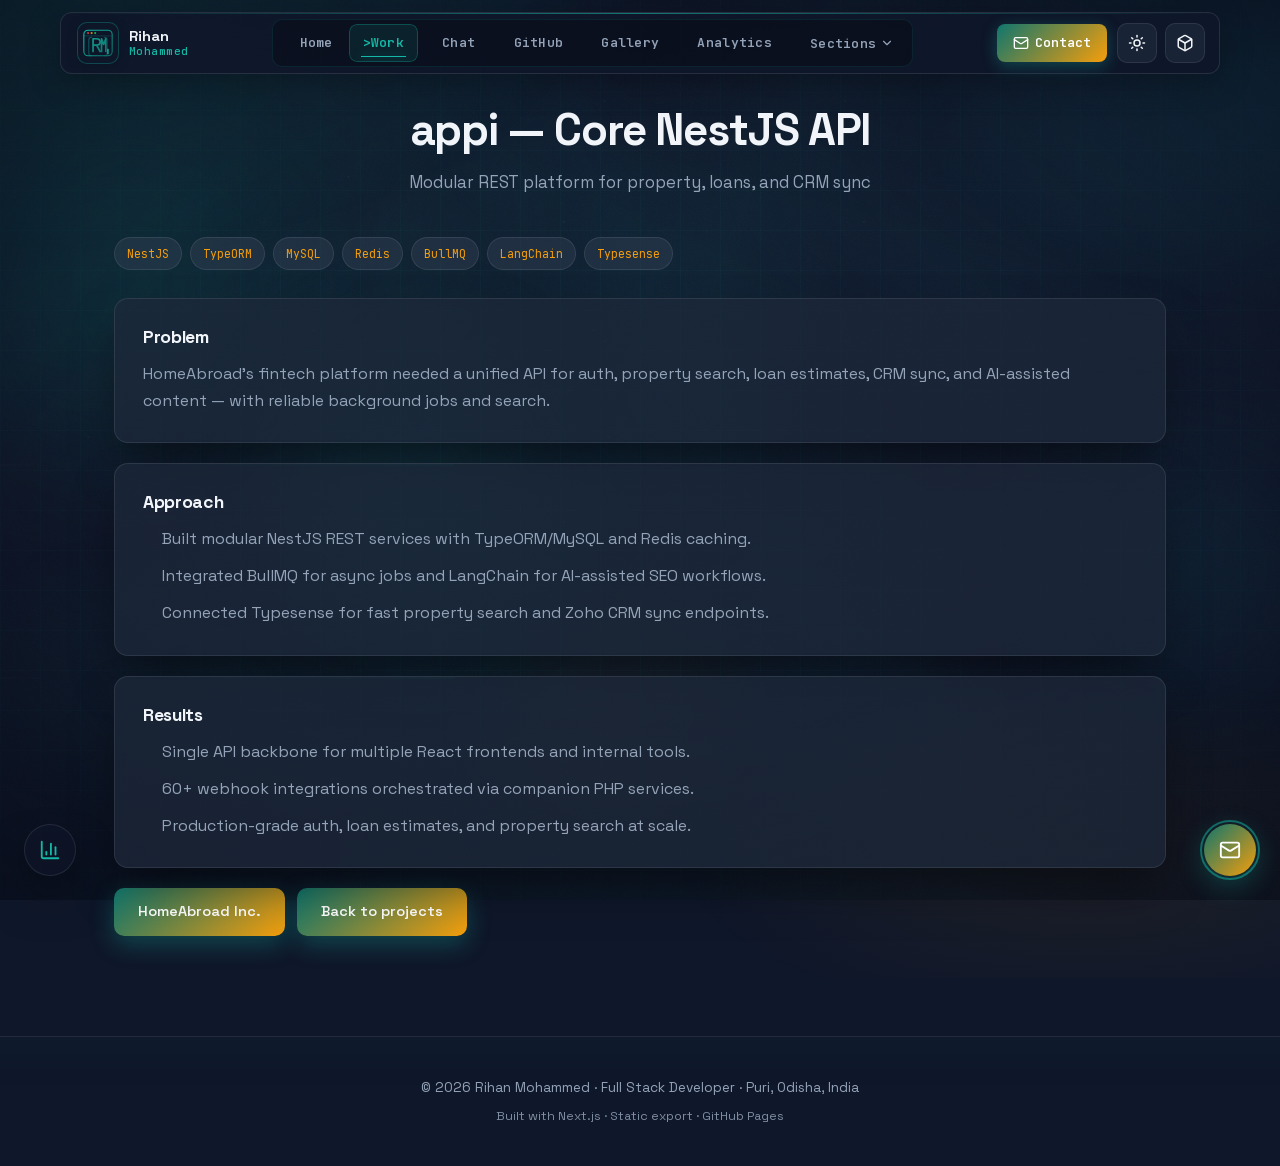
<file: work/nestjs-appi-api/index.html>
<!DOCTYPE html><html lang="en" data-scroll-behavior="smooth"><head><meta charSet="utf-8"/><meta name="viewport" content="width=device-width, initial-scale=1, viewport-fit=cover"/><link rel="preload" href="/_next/static/media/0c89a48fa5027cee-s.p.2cyn07wtgehh0.woff2" as="font" crossorigin="" type="font/woff2"/><link rel="preload" href="/_next/static/media/70bc3e132a0a741e-s.p.3t6q91iet4nsy.woff2" as="font" crossorigin="" type="font/woff2"/><link rel="stylesheet" href="/_next/static/chunks/2_6hssysbh1q1.css" data-precedence="next"/><link rel="stylesheet" href="/_next/static/chunks/11l_bt1kgh0xi.css" data-precedence="next"/><link rel="preload" as="script" fetchPriority="low" href="/_next/static/chunks/2-ndo0lbpp9_x.js"/><script src="/_next/static/chunks/27jktro2p5rq9.js" async=""></script><script src="/_next/static/chunks/3j9pm5otqxm82.js" async=""></script><script src="/_next/static/chunks/1jm8luzr2p16n.js" async=""></script><script src="/_next/static/chunks/turbopack-18tp9d7rtx4ue.js" async=""></script><script src="/_next/static/chunks/39mvdw-znjdoh.js" async=""></script><script src="/_next/static/chunks/031d4hdncmqdj.js" async=""></script><script src="/_next/static/chunks/2d1g729azkif6.js" async=""></script><script src="/_next/static/chunks/1acfn79rze674.js" async=""></script><script src="/_next/static/chunks/1wcx1thcq4_cp.js" async=""></script><script src="/_next/static/chunks/005769szt063u.js" async=""></script><script src="/_next/static/chunks/09poifmc7zmdk.js" async=""></script><link rel="preload" href="/_next/static/chunks/3l4y7g42vt_h1.css" as="style"/><meta name="next-size-adjust" content=""/><title>appi — Core NestJS API · Rihan Mohammed</title><meta name="description" content="Modular REST platform for property, loans, and CRM sync"/><link rel="author" href="https://im-rihan.github.io"/><meta name="author" content="Rihan Mohammed"/><meta name="keywords" content="Full Stack Developer,React,Next.js,NestJS,TypeScript,Fintech,Real Estate,Rihan Mohammed"/><meta name="creator" content="Rihan Mohammed"/><link rel="canonical" href="https://im-rihan.github.io/work/nestjs-appi-api/"/><meta property="og:title" content="appi — Core NestJS API · Rihan Mohammed"/><meta property="og:description" content="Modular REST platform for property, loans, and CRM sync"/><meta property="og:url" content="https://im-rihan.github.io/work/nestjs-appi-api/"/><meta property="og:site_name" content="Rihan Mohammed"/><meta property="og:locale" content="en_US"/><meta property="og:image" content="https://im-rihan.github.io/og-image-dark.png"/><meta property="og:image:type" content="image/png"/><meta property="og:image:width" content="1200"/><meta property="og:image:height" content="630"/><meta property="og:image:alt" content="Rihan Mohammed — Full Stack Developer"/><meta property="og:image" content="https://im-rihan.github.io/og-image-light.png"/><meta property="og:image:type" content="image/png"/><meta property="og:image:width" content="1200"/><meta property="og:image:height" content="630"/><meta property="og:image:alt" content="Rihan Mohammed — Full Stack Developer"/><meta property="og:type" content="website"/><meta name="twitter:card" content="summary_large_image"/><meta name="twitter:title" content="appi — Core NestJS API · Rihan Mohammed"/><meta name="twitter:description" content="Modular REST platform for property, loans, and CRM sync"/><meta name="twitter:image" content="https://im-rihan.github.io/og-image-dark.png"/><meta name="twitter:image" content="https://im-rihan.github.io/og-image-light.png"/><link rel="icon" href="/favicon.svg" type="image/svg+xml"/><link rel="apple-touch-icon" href="/brand-logo-dark.svg" type="image/svg+xml"/><script src="/_next/static/chunks/0cz1d0mv5g_q7.js" noModule=""></script></head><body class="space_grotesk_7b48352c-module__yIID-W__variable jetbrains_mono_6104e6b7-module__s6uLTa__variable"><div hidden=""><!--$--><!--/$--></div><script type="application/ld+json">{"@context":"https://schema.org","@type":"Person","name":"Rihan Mohammed","jobTitle":"Full Stack Developer","url":"https://im-rihan.github.io","email":"im.rihan.dev@gmail.com","address":{"@type":"PostalAddress","addressLocality":"Puri","addressRegion":"Odisha","addressCountry":"IN"},"sameAs":["https://github.com/im-rihan","https://linkedin.com/in/im-rihan","https://twitter.com/_im_rihan_"]}</script><script type="application/ld+json">{"@context":"https://schema.org","@type":"WebSite","name":"Rihan Mohammed Portfolio","url":"https://im-rihan.github.io","description":"I build production fintech & real-estate platforms — from AI-powered property search and NestJS APIs to data pipelines and cloud infrastructure.","author":{"@type":"Person","name":"Rihan Mohammed"}}</script><script>((a,b,c,d,e,f,g,h)=>{let i=document.documentElement,j=["light","dark"];function k(b){var c;(Array.isArray(a)?a:[a]).forEach(a=>{let c="class"===a,d=c&&f?e.map(a=>f[a]||a):e;c?(i.classList.remove(...d),i.classList.add(f&&f[b]?f[b]:b)):i.setAttribute(a,b)}),c=b,h&&j.includes(c)&&(i.style.colorScheme=c)}if(d)k(d);else try{let a=localStorage.getItem(b)||c,d=g&&"system"===a?window.matchMedia("(prefers-color-scheme: dark)").matches?"dark":"light":a;k(d)}catch(a){}})("class","portfolio-theme","dark",null,["light","dark"],null,false,true)</script><a href="#main-content" class="skip-link">Skip to main content</a><div class="BackgroundFX-module__7DyX5G__fx" aria-hidden="true"><div class="BackgroundFX-module__7DyX5G__depthMesh"></div><div class="BackgroundFX-module__7DyX5G__aurora"></div><div class="BackgroundFX-module__7DyX5G__lightBeams"></div><div class="BackgroundFX-module__7DyX5G__orbs"><span class="BackgroundFX-module__7DyX5G__orbA"></span><span class="BackgroundFX-module__7DyX5G__orbB"></span><span class="BackgroundFX-module__7DyX5G__orbC"></span></div><div class="BackgroundFX-module__7DyX5G__starDust"></div><div class="BackgroundFX-module__7DyX5G__horizon"></div><div class="BackgroundFX-module__7DyX5G__gridPulse"></div><div class="BackgroundFX-module__7DyX5G__scanlines"></div><div class="BackgroundFX-module__7DyX5G__noise"></div><div class="BackgroundFX-module__7DyX5G__vignette"></div><div class="BackgroundFX-module__7DyX5G__interactiveGlow"></div></div><nav class="Navbar-module__cRh5nW__navbar  " data-cursor="nav"><div class="Navbar-module__cRh5nW__scanBar" aria-hidden="true"></div><div class="Navbar-module__cRh5nW__inner"><a class="Logo-module__WIRVka__logo" aria-label="Rihan Mohammed — Home" data-cursor="nav" href="/"><span class="Logo-module__WIRVka__mark"><svg class="Logo-module__WIRVka__svgMark " viewBox="0 0 48 48" fill="none" xmlns="http://www.w3.org/2000/svg" aria-hidden="true"><defs><linearGradient id="_R_1d7nb_-stroke" x1="8" y1="8" x2="40" y2="40" gradientUnits="userSpaceOnUse"><stop offset="0%" stop-color="var(--logo-stroke-a)"></stop><stop offset="100%" stop-color="var(--logo-stroke-b)"></stop></linearGradient></defs><rect x="4" y="6" width="40" height="36" rx="6" stroke="url(#_R_1d7nb_-stroke)" stroke-width="var(--logo-frame-stroke)" fill="var(--logo-fill)"></rect><line x1="4" y1="14" x2="44" y2="14" stroke="url(#_R_1d7nb_-stroke)" stroke-width="1" opacity="var(--logo-divider-opacity)"></line><circle cx="10" cy="10" r="1.5" fill="#ef4444" opacity="var(--logo-dot-opacity)"></circle><circle cx="15" cy="10" r="1.5" fill="#f59e0b" opacity="var(--logo-dot-opacity)"></circle><circle cx="20" cy="10" r="1.5" fill="#22c55e" opacity="var(--logo-dot-opacity)"></circle><path d="M11 20 V38 M11 20 C11 17 13 16 15 16 M11 38 C11 41 13 42 15 42" stroke="url(#_R_1d7nb_-stroke)" stroke-width="1.5" stroke-linecap="round" opacity="var(--logo-bracket-opacity)"></path><path d="M37 20 V38 M37 20 C37 17 35 16 33 16 M37 38 C37 41 35 42 33 42" stroke="url(#_R_1d7nb_-stroke)" stroke-width="1.5" stroke-linecap="round" opacity="var(--logo-bracket-opacity)"></path><path class="Logo-module__WIRVka__svgLetter" d="M17 18 V36 M17 18 H22 C25.5 18 27 20.5 27 23 C27 25.5 25.5 27 22 27 H17 M22 27 L27 36" stroke="url(#_R_1d7nb_-stroke)" stroke-width="var(--logo-letter-stroke)" stroke-linecap="round" stroke-linejoin="round" opacity="var(--logo-letter-opacity)"></path><path class="Logo-module__WIRVka__svgLetter" d="M29 36 V18 L32 26 L35 18 V36" stroke="url(#_R_1d7nb_-stroke)" stroke-width="var(--logo-letter-stroke)" stroke-linecap="round" stroke-linejoin="round" opacity="var(--logo-letter-opacity)"></path><rect class="Logo-module__WIRVka__svgCursor" x="37" y="32" width="2" height="8" rx="0.5" fill="var(--logo-cursor)"></rect></svg></span><span class="Logo-module__WIRVka__wordmark"><span class="Logo-module__WIRVka__name">Rihan</span><span class="Logo-module__WIRVka__surname">Mohammed</span></span></a><div class="Navbar-module__cRh5nW__navCenter"><ul class="Navbar-module__cRh5nW__links "><li><a class="Navbar-module__cRh5nW__navLink " data-cursor="nav" href="/"><span class="Navbar-module__cRh5nW__navPrefix" aria-hidden="true">&gt;</span><span class="Navbar-module__cRh5nW__navLinkText">Home</span><span class="Navbar-module__cRh5nW__navUnderline" aria-hidden="true"></span></a></li><li><a class="Navbar-module__cRh5nW__navLink Navbar-module__cRh5nW__activeLink" data-cursor="nav" href="/work/"><span class="Navbar-module__cRh5nW__activePill" aria-hidden="true"></span><span class="Navbar-module__cRh5nW__navPrefix" aria-hidden="true">&gt;</span><span class="Navbar-module__cRh5nW__navLinkText">Work</span><span class="Navbar-module__cRh5nW__navUnderline" aria-hidden="true"></span></a></li><li><a class="Navbar-module__cRh5nW__navLink " data-cursor="nav" href="/chat/"><span class="Navbar-module__cRh5nW__navPrefix" aria-hidden="true">&gt;</span><span class="Navbar-module__cRh5nW__navLinkText">Chat</span><span class="Navbar-module__cRh5nW__navUnderline" aria-hidden="true"></span></a></li><li><a class="Navbar-module__cRh5nW__navLink " data-cursor="nav" href="/github/"><span class="Navbar-module__cRh5nW__navPrefix" aria-hidden="true">&gt;</span><span class="Navbar-module__cRh5nW__navLinkText">GitHub</span><span class="Navbar-module__cRh5nW__navUnderline" aria-hidden="true"></span></a></li><li><a class="Navbar-module__cRh5nW__navLink " data-cursor="nav" href="/gallery/"><span class="Navbar-module__cRh5nW__navPrefix" aria-hidden="true">&gt;</span><span class="Navbar-module__cRh5nW__navLinkText">Gallery</span><span class="Navbar-module__cRh5nW__navUnderline" aria-hidden="true"></span></a></li><li><a class="Navbar-module__cRh5nW__navLink " data-cursor="nav" href="/status/"><span class="Navbar-module__cRh5nW__navPrefix" aria-hidden="true">&gt;</span><span class="Navbar-module__cRh5nW__navLinkText">Analytics</span><span class="Navbar-module__cRh5nW__navUnderline" aria-hidden="true"></span></a></li><li class="Navbar-module__cRh5nW__exploreItem"><button type="button" class="Navbar-module__cRh5nW__exploreBtn " aria-expanded="false" aria-haspopup="true" data-cursor="nav"><span class="Navbar-module__cRh5nW__navPrefix" aria-hidden="true">&gt;</span><span class="Navbar-module__cRh5nW__navLinkText">Sections</span><svg xmlns="http://www.w3.org/2000/svg" width="14" height="14" viewBox="0 0 24 24" fill="none" stroke="currentColor" stroke-width="2" stroke-linecap="round" stroke-linejoin="round" class="lucide lucide-chevron-down Navbar-module__cRh5nW__chevron"><path d="m6 9 6 6 6-6"></path></svg><span class="Navbar-module__cRh5nW__navUnderline" aria-hidden="true"></span></button></li></ul></div><div class="Navbar-module__cRh5nW__actions"><a href="mailto:im.rihan.dev@gmail.com" class="Navbar-module__cRh5nW__contactCta" data-cursor="pointer"><svg xmlns="http://www.w3.org/2000/svg" width="16" height="16" viewBox="0 0 24 24" fill="none" stroke="currentColor" stroke-width="2" stroke-linecap="round" stroke-linejoin="round" class="lucide lucide-mail"><rect width="20" height="16" x="2" y="4" rx="2"></rect><path d="m22 7-8.97 5.7a1.94 1.94 0 0 1-2.06 0L2 7"></path></svg><span>Contact</span></a><button class="ThemeToggle-module__gv9_OW__toggle" aria-label="Toggle theme"></button><button type="button" class="Navbar-module__cRh5nW__menuBtn " aria-label="Toggle menu" aria-expanded="false" data-cursor="pointer"><span></span><span></span><span></span></button></div></div></nav><main id="main-content" class="main-content"><header class="page-header container PageHeader-module__cS7uea__header"><div class="PageHeader-module__cS7uea__copy" style="transform:none"><h1>appi — Core NestJS API</h1><p>Modular REST platform for property, loans, and CRM sync</p></div></header><div class="container case-study-module__IoECCW__page"><div class="case-study-module__IoECCW__stack"><span class="case-study-module__IoECCW__tag">NestJS</span><span class="case-study-module__IoECCW__tag">TypeORM</span><span class="case-study-module__IoECCW__tag">MySQL</span><span class="case-study-module__IoECCW__tag">Redis</span><span class="case-study-module__IoECCW__tag">BullMQ</span><span class="case-study-module__IoECCW__tag">LangChain</span><span class="case-study-module__IoECCW__tag">Typesense</span></div><section class="glass-card case-study-module__IoECCW__block"><h2>Problem</h2><p>HomeAbroad&#x27;s fintech platform needed a unified API for auth, property search, loan estimates, CRM sync, and AI-assisted content — with reliable background jobs and search.</p></section><section class="glass-card case-study-module__IoECCW__block"><h2>Approach</h2><ul><li>Built modular NestJS REST services with TypeORM/MySQL and Redis caching.</li><li>Integrated BullMQ for async jobs and LangChain for AI-assisted SEO workflows.</li><li>Connected Typesense for fast property search and Zoho CRM sync endpoints.</li></ul></section><section class="glass-card case-study-module__IoECCW__block"><h2>Results</h2><ul><li>Single API backbone for multiple React frontends and internal tools.</li><li>60+ webhook integrations orchestrated via companion PHP services.</li><li>Production-grade auth, loan estimates, and property search at scale.</li></ul></section><div class="case-study-module__IoECCW__links"><a class="btn btn-primary" data-cursor="pointer" target="_blank" rel="noopener noreferrer" href="https://homeabroadinc.com">HomeAbroad Inc.</a><a class="btn btn-primary" data-cursor="pointer" href="/#projects">Back to projects</a></div></div><!--$--><!--/$--></main><footer class="Footer-module__3hUVsW__footer"><div class="container"><p class="Footer-module__3hUVsW__copy">© <!-- -->2026<!-- --> <a data-cursor="pointer" href="/">Rihan Mohammed</a> · <!-- -->Full Stack Developer<!-- --> · <!-- -->Puri, Odisha, India</p><p class="Footer-module__3hUVsW__meta">Built with Next.js · Static export ·<!-- --> <a href="https://pages.github.com" target="_blank" rel="noopener noreferrer" data-cursor="pointer">GitHub Pages</a></p></div></footer><div class="ContactDock-module__bQfdha__dock "><div class="ContactDock-module__bQfdha__panel" aria-hidden="true"><div class="ContactDock-module__bQfdha__panelHead"><div><strong>Get in touch</strong><p>Available for hire · replies within 24–48h</p></div><button type="button" class="ContactDock-module__bQfdha__closeBtn" aria-label="Close contact panel"><svg xmlns="http://www.w3.org/2000/svg" width="18" height="18" viewBox="0 0 24 24" fill="none" stroke="currentColor" stroke-width="2" stroke-linecap="round" stroke-linejoin="round" class="lucide lucide-x"><path d="M18 6 6 18"></path><path d="m6 6 12 12"></path></svg></button></div><div class="ContactDock-module__bQfdha__quickRow"><a href="mailto:im.rihan.dev@gmail.com" class="ContactDock-module__bQfdha__quickBtn" data-cursor="pointer"><svg xmlns="http://www.w3.org/2000/svg" width="16" height="16" viewBox="0 0 24 24" fill="none" stroke="currentColor" stroke-width="2" stroke-linecap="round" stroke-linejoin="round" class="lucide lucide-mail"><rect width="20" height="16" x="2" y="4" rx="2"></rect><path d="m22 7-8.97 5.7a1.94 1.94 0 0 1-2.06 0L2 7"></path></svg>Email</a><a href="tel:+917682078927" class="ContactDock-module__bQfdha__quickBtn" data-cursor="pointer"><svg xmlns="http://www.w3.org/2000/svg" width="16" height="16" viewBox="0 0 24 24" fill="none" stroke="currentColor" stroke-width="2" stroke-linecap="round" stroke-linejoin="round" class="lucide lucide-phone"><path d="M22 16.92v3a2 2 0 0 1-2.18 2 19.79 19.79 0 0 1-8.63-3.07 19.5 19.5 0 0 1-6-6 19.79 19.79 0 0 1-3.07-8.67A2 2 0 0 1 4.11 2h3a2 2 0 0 1 2 1.72 12.84 12.84 0 0 0 .7 2.81 2 2 0 0 1-.45 2.11L8.09 9.91a16 16 0 0 0 6 6l1.27-1.27a2 2 0 0 1 2.11-.45 12.84 12.84 0 0 0 2.81.7A2 2 0 0 1 22 16.92z"></path></svg>Call</a><a class="ContactDock-module__bQfdha__quickBtn" data-cursor="pointer" href="/#contact">Full contact</a><a class="ContactDock-module__bQfdha__quickBtn" data-cursor="pointer" href="/chat/"><svg xmlns="http://www.w3.org/2000/svg" width="16" height="16" viewBox="0 0 24 24" fill="none" stroke="currentColor" stroke-width="2" stroke-linecap="round" stroke-linejoin="round" class="lucide lucide-message-circle"><path d="M7.9 20A9 9 0 1 0 4 16.1L2 22Z"></path></svg>Chat</a></div><div class="ContactDock-module__bQfdha__socialRow"><div class="SocialLinks-module__KD0Q-a__row SocialLinks-module__KD0Q-a__sm " role="list"><a href="https://github.com/im-rihan" class="SocialLinks-module__KD0Q-a__link SocialLinks-module__KD0Q-a__github" target="_blank" rel="noopener noreferrer" aria-label="GitHub" data-cursor="pointer" role="listitem"><span class="SocialLinks-module__KD0Q-a__iconWrap"><svg xmlns="http://www.w3.org/2000/svg" width="16" height="16" viewBox="0 0 24 24" fill="none" stroke="currentColor" stroke-width="2" stroke-linecap="round" stroke-linejoin="round" class="lucide lucide-github"><path d="M15 22v-4a4.8 4.8 0 0 0-1-3.5c3 0 6-2 6-5.5.08-1.25-.27-2.48-1-3.5.28-1.15.28-2.35 0-3.5 0 0-1 0-3 1.5-2.64-.5-5.36-.5-8 0C6 2 5 2 5 2c-.3 1.15-.3 2.35 0 3.5A5.403 5.403 0 0 0 4 9c0 3.5 3 5.5 6 5.5-.39.49-.68 1.05-.85 1.65-.17.6-.22 1.23-.15 1.85v4"></path><path d="M9 18c-4.51 2-5-2-7-2"></path></svg></span><span class="SocialLinks-module__KD0Q-a__tooltip">GitHub</span></a><a href="https://linkedin.com/in/im-rihan" class="SocialLinks-module__KD0Q-a__link SocialLinks-module__KD0Q-a__linkedin" target="_blank" rel="noopener noreferrer" aria-label="LinkedIn" data-cursor="pointer" role="listitem"><span class="SocialLinks-module__KD0Q-a__iconWrap"><svg xmlns="http://www.w3.org/2000/svg" width="16" height="16" viewBox="0 0 24 24" fill="none" stroke="currentColor" stroke-width="2" stroke-linecap="round" stroke-linejoin="round" class="lucide lucide-linkedin"><path d="M16 8a6 6 0 0 1 6 6v7h-4v-7a2 2 0 0 0-2-2 2 2 0 0 0-2 2v7h-4v-7a6 6 0 0 1 6-6z"></path><rect width="4" height="12" x="2" y="9"></rect><circle cx="4" cy="4" r="2"></circle></svg></span><span class="SocialLinks-module__KD0Q-a__tooltip">LinkedIn</span></a><a href="https://twitter.com/_im_rihan_" class="SocialLinks-module__KD0Q-a__link SocialLinks-module__KD0Q-a__twitter" target="_blank" rel="noopener noreferrer" aria-label="X (Twitter)" data-cursor="pointer" role="listitem"><span class="SocialLinks-module__KD0Q-a__iconWrap"><svg width="16" height="16" viewBox="0 0 24 24" fill="currentColor" aria-hidden="true"><path d="M18.244 2.25h3.308l-7.227 8.26 8.502 11.24H16.17l-5.214-6.817L4.99 21.75H1.68l7.73-8.835L1.254 2.25H8.08l4.713 6.231zm-1.161 17.52h1.833L7.084 4.126H5.117z"></path></svg></span><span class="SocialLinks-module__KD0Q-a__tooltip">X (Twitter)</span></a><a href="mailto:im.rihan.dev@gmail.com" class="SocialLinks-module__KD0Q-a__link SocialLinks-module__KD0Q-a__email" aria-label="Email" data-cursor="pointer" role="listitem"><span class="SocialLinks-module__KD0Q-a__iconWrap"><svg xmlns="http://www.w3.org/2000/svg" width="16" height="16" viewBox="0 0 24 24" fill="none" stroke="currentColor" stroke-width="2" stroke-linecap="round" stroke-linejoin="round" class="lucide lucide-mail"><rect width="20" height="16" x="2" y="4" rx="2"></rect><path d="m22 7-8.97 5.7a1.94 1.94 0 0 1-2.06 0L2 7"></path></svg></span><span class="SocialLinks-module__KD0Q-a__tooltip">Email</span></a></div></div></div><button type="button" class="ContactDock-module__bQfdha__fab" aria-expanded="false" aria-label="Open contact options" data-cursor="pointer"><svg xmlns="http://www.w3.org/2000/svg" width="22" height="22" viewBox="0 0 24 24" fill="none" stroke="currentColor" stroke-width="2" stroke-linecap="round" stroke-linejoin="round" class="lucide lucide-mail"><rect width="20" height="16" x="2" y="4" rx="2"></rect><path d="m22 7-8.97 5.7a1.94 1.94 0 0 1-2.06 0L2 7"></path></svg><span class="ContactDock-module__bQfdha__fabPulse" aria-hidden="true"></span></button></div><button type="button" class="AnalysisOverlay-module__twhh_G__fab" aria-label="Open portfolio insights" data-cursor="pointer"><svg xmlns="http://www.w3.org/2000/svg" width="22" height="22" viewBox="0 0 24 24" fill="none" stroke="currentColor" stroke-width="2" stroke-linecap="round" stroke-linejoin="round" class="lucide lucide-chart-column"><path d="M3 3v16a2 2 0 0 0 2 2h16"></path><path d="M18 17V9"></path><path d="M13 17V5"></path><path d="M8 17v-3"></path></svg><span class="AnalysisOverlay-module__twhh_G__fabLabel">Insights</span></button><script src="/_next/static/chunks/2-ndo0lbpp9_x.js" id="_R_" async=""></script><script>(self.__next_f=self.__next_f||[]).push([0])</script><script>self.__next_f.push([1,"1:\"$Sreact.fragment\"\n2:I[30824,[\"/_next/static/chunks/39mvdw-znjdoh.js\",\"/_next/static/chunks/031d4hdncmqdj.js\",\"/_next/static/chunks/2d1g729azkif6.js\",\"/_next/static/chunks/1acfn79rze674.js\",\"/_next/static/chunks/1wcx1thcq4_cp.js\",\"/_next/static/chunks/005769szt063u.js\"],\"Providers\"]\n3:I[10400,[\"/_next/static/chunks/39mvdw-znjdoh.js\",\"/_next/static/chunks/031d4hdncmqdj.js\",\"/_next/static/chunks/2d1g729azkif6.js\",\"/_next/static/chunks/1acfn79rze674.js\",\"/_next/static/chunks/1wcx1thcq4_cp.js\",\"/_next/static/chunks/005769szt063u.js\"],\"AppShell\"]\n4:I[39756,[\"/_next/static/chunks/39mvdw-znjdoh.js\",\"/_next/static/chunks/031d4hdncmqdj.js\",\"/_next/static/chunks/2d1g729azkif6.js\",\"/_next/static/chunks/1acfn79rze674.js\",\"/_next/static/chunks/1wcx1thcq4_cp.js\",\"/_next/static/chunks/005769szt063u.js\"],\"default\"]\n5:I[37457,[\"/_next/static/chunks/39mvdw-znjdoh.js\",\"/_next/static/chunks/031d4hdncmqdj.js\",\"/_next/static/chunks/2d1g729azkif6.js\",\"/_next/static/chunks/1acfn79rze674.js\",\"/_next/static/chunks/1wcx1thcq4_cp.js\",\"/_next/static/chunks/005769szt063u.js\"],\"default\"]\n6:I[22016,[\"/_next/static/chunks/39mvdw-znjdoh.js\",\"/_next/static/chunks/031d4hdncmqdj.js\",\"/_next/static/chunks/2d1g729azkif6.js\",\"/_next/static/chunks/1acfn79rze674.js\",\"/_next/static/chunks/1wcx1thcq4_cp.js\",\"/_next/static/chunks/005769szt063u.js\",\"/_next/static/chunks/09poifmc7zmdk.js\"],\"\"]\n8:I[97367,[\"/_next/static/chunks/39mvdw-znjdoh.js\",\"/_next/static/chunks/031d4hdncmqdj.js\",\"/_next/static/chunks/2d1g729azkif6.js\",\"/_next/static/chunks/1acfn79rze674.js\",\"/_next/static/chunks/1wcx1thcq4_cp.js\",\"/_next/static/chunks/005769szt063u.js\"],\"OutletBoundary\"]\n9:\"$Sreact.suspense\"\nc:I[97367,[\"/_next/static/chunks/39mvdw-znjdoh.js\",\"/_next/static/chunks/031d4hdncmqdj.js\",\"/_next/static/chunks/2d1g729azkif6.js\",\"/_next/static/chunks/1acfn79rze674.js\",\"/_next/static/chunks/1wcx1thcq4_cp.js\",\"/_next/static/chunks/005769szt063u.js\"],\"ViewportBoundary\"]\ne:I[97367,[\"/_next/static/chunks/39mvdw-znjdoh.js\",\"/_next/static/chunks/031d4hdncmqdj.js\",\"/_next/static/chunks/2d1g729azkif6.js\",\"/_next/static/chunks/1acfn79rze674.js\",\"/_next/static/chunks/1wcx1thcq4_cp.js\",\"/_next/static/chunks/005769szt063u.js\"],\"MetadataBoundary\"]\n10:I[68027,[\"/_next/static/chunks/39mvdw-znjdoh.js\",\"/_next/static/chunks/031d4hdncmqdj.js\",\"/_next/static/chunks/2d1g729azkif6.js\",\"/_next/static/chunks/1acfn79rze674.js\",\"/_next/static/chunks/1wcx1thcq4_cp.js\",\"/_next/static/chunks/005769szt063u.js\"],\"default\",1]\n:HL[\"/_next/static/chunks/2_6hssysbh1q1.css\",\"style\"]\n:HL[\"/_next/static/chunks/11l_bt1kgh0xi.css\",\"style\"]\n:HL[\"/_next/static/media/0c89a48fa5027cee-s.p.2cyn07wtgehh0.woff2\",\"font\",{\"crossOrigin\":\"\",\"type\":\"font/woff2\"}]\n:HL[\"/_next/static/media/70bc3e132a0a741e-s.p.3t6q91iet4nsy.woff2\",\"font\",{\"crossOrigin\":\"\",\"type\":\"font/woff2\"}]\n:HL[\"/_next/static/chunks/3l4y7g42vt_h1.css\",\"style\"]\n"])</script><script>self.__next_f.push([1,"0:{\"P\":null,\"c\":[\"\",\"work\",\"nestjs-appi-api\",\"\"],\"q\":\"\",\"i\":false,\"f\":[[[\"\",{\"children\":[\"work\",{\"children\":[[\"slug\",\"nestjs-appi-api\",\"d\",null],{\"children\":[\"__PAGE__\",{}]}]}]},\"$undefined\",\"$undefined\",16],[[\"$\",\"$1\",\"c\",{\"children\":[[[\"$\",\"link\",\"0\",{\"rel\":\"stylesheet\",\"href\":\"/_next/static/chunks/2_6hssysbh1q1.css\",\"precedence\":\"next\",\"crossOrigin\":\"$undefined\",\"nonce\":\"$undefined\"}],[\"$\",\"link\",\"1\",{\"rel\":\"stylesheet\",\"href\":\"/_next/static/chunks/11l_bt1kgh0xi.css\",\"precedence\":\"next\",\"crossOrigin\":\"$undefined\",\"nonce\":\"$undefined\"}],[\"$\",\"script\",\"script-0\",{\"src\":\"/_next/static/chunks/39mvdw-znjdoh.js\",\"async\":true,\"nonce\":\"$undefined\"}],[\"$\",\"script\",\"script-1\",{\"src\":\"/_next/static/chunks/031d4hdncmqdj.js\",\"async\":true,\"nonce\":\"$undefined\"}],[\"$\",\"script\",\"script-2\",{\"src\":\"/_next/static/chunks/2d1g729azkif6.js\",\"async\":true,\"nonce\":\"$undefined\"}],[\"$\",\"script\",\"script-3\",{\"src\":\"/_next/static/chunks/1acfn79rze674.js\",\"async\":true,\"nonce\":\"$undefined\"}],[\"$\",\"script\",\"script-4\",{\"src\":\"/_next/static/chunks/1wcx1thcq4_cp.js\",\"async\":true,\"nonce\":\"$undefined\"}],[\"$\",\"script\",\"script-5\",{\"src\":\"/_next/static/chunks/005769szt063u.js\",\"async\":true,\"nonce\":\"$undefined\"}]],[\"$\",\"html\",null,{\"lang\":\"en\",\"suppressHydrationWarning\":true,\"data-scroll-behavior\":\"smooth\",\"children\":[\"$\",\"body\",null,{\"className\":\"space_grotesk_7b48352c-module__yIID-W__variable jetbrains_mono_6104e6b7-module__s6uLTa__variable\",\"children\":[[[\"$\",\"script\",null,{\"type\":\"application/ld+json\",\"dangerouslySetInnerHTML\":{\"__html\":\"{\\\"@context\\\":\\\"https://schema.org\\\",\\\"@type\\\":\\\"Person\\\",\\\"name\\\":\\\"Rihan Mohammed\\\",\\\"jobTitle\\\":\\\"Full Stack Developer\\\",\\\"url\\\":\\\"https://im-rihan.github.io\\\",\\\"email\\\":\\\"im.rihan.dev@gmail.com\\\",\\\"address\\\":{\\\"@type\\\":\\\"PostalAddress\\\",\\\"addressLocality\\\":\\\"Puri\\\",\\\"addressRegion\\\":\\\"Odisha\\\",\\\"addressCountry\\\":\\\"IN\\\"},\\\"sameAs\\\":[\\\"https://github.com/im-rihan\\\",\\\"https://linkedin.com/in/im-rihan\\\",\\\"https://twitter.com/_im_rihan_\\\"]}\"}}],[\"$\",\"script\",null,{\"type\":\"application/ld+json\",\"dangerouslySetInnerHTML\":{\"__html\":\"{\\\"@context\\\":\\\"https://schema.org\\\",\\\"@type\\\":\\\"WebSite\\\",\\\"name\\\":\\\"Rihan Mohammed Portfolio\\\",\\\"url\\\":\\\"https://im-rihan.github.io\\\",\\\"description\\\":\\\"I build production fintech \u0026 real-estate platforms — from AI-powered property search and NestJS APIs to data pipelines and cloud infrastructure.\\\",\\\"author\\\":{\\\"@type\\\":\\\"Person\\\",\\\"name\\\":\\\"Rihan Mohammed\\\"}}\"}}]],null,[\"$\",\"$L2\",null,{\"children\":[\"$\",\"$L3\",null,{\"children\":[\"$\",\"$L4\",null,{\"parallelRouterKey\":\"children\",\"error\":\"$undefined\",\"errorStyles\":\"$undefined\",\"errorScripts\":\"$undefined\",\"template\":[\"$\",\"$L5\",null,{}],\"templateStyles\":\"$undefined\",\"templateScripts\":\"$undefined\",\"notFound\":[[\"$\",\"div\",null,{\"className\":\"not-found-module__HS70Aa__wrap\",\"children\":[\"$\",\"div\",null,{\"className\":\"glass-card not-found-module__HS70Aa__card\",\"children\":[[\"$\",\"p\",null,{\"className\":\"not-found-module__HS70Aa__code\",\"children\":\"404\"}],[\"$\",\"h1\",null,{\"children\":\"Page not found\"}],[\"$\",\"p\",null,{\"children\":\"The route you requested does not exist on this portfolio.\"}],[\"$\",\"div\",null,{\"className\":\"not-found-module__HS70Aa__actions\",\"children\":[[\"$\",\"$L6\",null,{\"href\":\"/\",\"prefetch\":false,\"className\":\"btn btn-primary\",\"data-cursor\":\"pointer\",\"children\":\"Back to home\"}],[\"$\",\"$L6\",null,{\"href\":\"/chat/\",\"prefetch\":false,\"className\":\"btn btn-outline\",\"data-cursor\":\"pointer\",\"children\":\"Portfolio chat\"}]]}]]}]}],[[\"$\",\"link\",\"0\",{\"rel\":\"stylesheet\",\"href\":\"/_next/static/chunks/3l4y7g42vt_h1.css\",\"precedence\":\"next\",\"crossOrigin\":\"$undefined\",\"nonce\":\"$undefined\"}]]],\"forbidden\":\"$undefined\",\"unauthorized\":\"$undefined\"}]}]}]]}]}]]}],{\"children\":[[\"$\",\"$1\",\"c\",{\"children\":[null,[\"$\",\"$L4\",null,{\"parallelRouterKey\":\"children\",\"error\":\"$undefined\",\"errorStyles\":\"$undefined\",\"errorScripts\":\"$undefined\",\"template\":[\"$\",\"$L5\",null,{}],\"templateStyles\":\"$undefined\",\"templateScripts\":\"$undefined\",\"notFound\":\"$undefined\",\"forbidden\":\"$undefined\",\"unauthorized\":\"$undefined\"}]]}],{\"children\":[[\"$\",\"$1\",\"c\",{\"children\":[null,[\"$\",\"$L4\",null,{\"parallelRouterKey\":\"children\",\"error\":\"$undefined\",\"errorStyles\":\"$undefined\",\"errorScripts\":\"$undefined\",\"template\":[\"$\",\"$L5\",null,{}],\"templateStyles\":\"$undefined\",\"templateScripts\":\"$undefined\",\"notFound\":\"$undefined\",\"forbidden\":\"$undefined\",\"unauthorized\":\"$undefined\"}]]}],{\"children\":[[\"$\",\"$1\",\"c\",{\"children\":[\"$L7\",[[\"$\",\"script\",\"script-0\",{\"src\":\"/_next/static/chunks/09poifmc7zmdk.js\",\"async\":true,\"nonce\":\"$undefined\"}]],[\"$\",\"$L8\",null,{\"children\":[\"$\",\"$9\",null,{\"name\":\"Next.MetadataOutlet\",\"children\":\"$@a\"}]}]]}],{},null,false,null]},null,false,\"$@b\"]},null,false,\"$@b\"]},null,false,null],[\"$\",\"$1\",\"h\",{\"children\":[null,[\"$\",\"$Lc\",null,{\"children\":\"$Ld\"}],[\"$\",\"div\",null,{\"hidden\":true,\"children\":[\"$\",\"$Le\",null,{\"children\":[\"$\",\"$9\",null,{\"name\":\"Next.Metadata\",\"children\":\"$Lf\"}]}]}],[\"$\",\"meta\",null,{\"name\":\"next-size-adjust\",\"content\":\"\"}]]}],false]],\"m\":\"$undefined\",\"G\":[\"$10\",[[\"$\",\"link\",\"0\",{\"rel\":\"stylesheet\",\"href\":\"/_next/static/chunks/2_6hssysbh1q1.css\",\"precedence\":\"next\",\"crossOrigin\":\"$undefined\",\"nonce\":\"$undefined\"}],\"$L11\"]],\"S\":true,\"h\":null,\"s\":\"$undefined\",\"l\":\"$undefined\",\"p\":\"$undefined\",\"d\":\"$undefined\",\"b\":\"a_KSrwmgeT4n_Jxx1mEK7\"}\n"])</script><script>self.__next_f.push([1,"12:[]\nb:\"$W12\"\n11:[\"$\",\"link\",\"1\",{\"rel\":\"stylesheet\",\"href\":\"/_next/static/chunks/11l_bt1kgh0xi.css\",\"precedence\":\"next\",\"crossOrigin\":\"$undefined\",\"nonce\":\"$undefined\"}]\n"])</script><script>self.__next_f.push([1,"13:I[22706,[\"/_next/static/chunks/39mvdw-znjdoh.js\",\"/_next/static/chunks/031d4hdncmqdj.js\",\"/_next/static/chunks/2d1g729azkif6.js\",\"/_next/static/chunks/1acfn79rze674.js\",\"/_next/static/chunks/1wcx1thcq4_cp.js\",\"/_next/static/chunks/005769szt063u.js\",\"/_next/static/chunks/09poifmc7zmdk.js\"],\"PageHeader\"]\n"])</script><script>self.__next_f.push([1,"7:[[\"$\",\"$L13\",null,{\"title\":\"appi — Core NestJS API\",\"description\":\"Modular REST platform for property, loans, and CRM sync\"}],[\"$\",\"div\",null,{\"className\":\"container case-study-module__IoECCW__page\",\"children\":[[\"$\",\"div\",null,{\"className\":\"case-study-module__IoECCW__stack\",\"children\":[[\"$\",\"span\",\"NestJS\",{\"className\":\"case-study-module__IoECCW__tag\",\"children\":\"NestJS\"}],[\"$\",\"span\",\"TypeORM\",{\"className\":\"case-study-module__IoECCW__tag\",\"children\":\"TypeORM\"}],[\"$\",\"span\",\"MySQL\",{\"className\":\"case-study-module__IoECCW__tag\",\"children\":\"MySQL\"}],[\"$\",\"span\",\"Redis\",{\"className\":\"case-study-module__IoECCW__tag\",\"children\":\"Redis\"}],[\"$\",\"span\",\"BullMQ\",{\"className\":\"case-study-module__IoECCW__tag\",\"children\":\"BullMQ\"}],[\"$\",\"span\",\"LangChain\",{\"className\":\"case-study-module__IoECCW__tag\",\"children\":\"LangChain\"}],[\"$\",\"span\",\"Typesense\",{\"className\":\"case-study-module__IoECCW__tag\",\"children\":\"Typesense\"}]]}],[\"$\",\"section\",null,{\"className\":\"glass-card case-study-module__IoECCW__block\",\"children\":[[\"$\",\"h2\",null,{\"children\":\"Problem\"}],[\"$\",\"p\",null,{\"children\":\"HomeAbroad's fintech platform needed a unified API for auth, property search, loan estimates, CRM sync, and AI-assisted content — with reliable background jobs and search.\"}]]}],[\"$\",\"section\",null,{\"className\":\"glass-card case-study-module__IoECCW__block\",\"children\":[[\"$\",\"h2\",null,{\"children\":\"Approach\"}],[\"$\",\"ul\",null,{\"children\":[[\"$\",\"li\",\"Built modular NestJS REST services with TypeORM/MySQL and Redis caching.\",{\"children\":\"Built modular NestJS REST services with TypeORM/MySQL and Redis caching.\"}],[\"$\",\"li\",\"Integrated BullMQ for async jobs and LangChain for AI-assisted SEO workflows.\",{\"children\":\"Integrated BullMQ for async jobs and LangChain for AI-assisted SEO workflows.\"}],[\"$\",\"li\",\"Connected Typesense for fast property search and Zoho CRM sync endpoints.\",{\"children\":\"Connected Typesense for fast property search and Zoho CRM sync endpoints.\"}]]}]]}],[\"$\",\"section\",null,{\"className\":\"glass-card case-study-module__IoECCW__block\",\"children\":[[\"$\",\"h2\",null,{\"children\":\"Results\"}],[\"$\",\"ul\",null,{\"children\":[[\"$\",\"li\",\"Single API backbone for multiple React frontends and internal tools.\",{\"children\":\"Single API backbone for multiple React frontends and internal tools.\"}],[\"$\",\"li\",\"60+ webhook integrations orchestrated via companion PHP services.\",{\"children\":\"60+ webhook integrations orchestrated via companion PHP services.\"}],[\"$\",\"li\",\"Production-grade auth, loan estimates, and property search at scale.\",{\"children\":\"Production-grade auth, loan estimates, and property search at scale.\"}]]}]]}],[\"$\",\"div\",null,{\"className\":\"case-study-module__IoECCW__links\",\"children\":[[\"$\",\"$L6\",\"https://homeabroadinc.com\",{\"href\":\"https://homeabroadinc.com\",\"prefetch\":false,\"className\":\"btn btn-primary\",\"data-cursor\":\"pointer\",\"target\":\"_blank\",\"rel\":\"noopener noreferrer\",\"children\":\"HomeAbroad Inc.\"}],[\"$\",\"$L6\",\"/#projects\",{\"href\":\"/#projects\",\"prefetch\":false,\"className\":\"btn btn-primary\",\"data-cursor\":\"pointer\",\"children\":\"Back to projects\"}]]}]]}]]\n"])</script><script>self.__next_f.push([1,"d:[[\"$\",\"meta\",\"0\",{\"charSet\":\"utf-8\"}],[\"$\",\"meta\",\"1\",{\"name\":\"viewport\",\"content\":\"width=device-width, initial-scale=1, viewport-fit=cover\"}]]\n"])</script><script>self.__next_f.push([1,"14:I[27201,[\"/_next/static/chunks/39mvdw-znjdoh.js\",\"/_next/static/chunks/031d4hdncmqdj.js\",\"/_next/static/chunks/2d1g729azkif6.js\",\"/_next/static/chunks/1acfn79rze674.js\",\"/_next/static/chunks/1wcx1thcq4_cp.js\",\"/_next/static/chunks/005769szt063u.js\"],\"IconMark\"]\na:null\n"])</script><script>self.__next_f.push([1,"f:[[\"$\",\"title\",\"0\",{\"children\":\"appi — Core NestJS API · Rihan Mohammed\"}],[\"$\",\"meta\",\"1\",{\"name\":\"description\",\"content\":\"Modular REST platform for property, loans, and CRM sync\"}],[\"$\",\"link\",\"2\",{\"rel\":\"author\",\"href\":\"https://im-rihan.github.io\"}],[\"$\",\"meta\",\"3\",{\"name\":\"author\",\"content\":\"Rihan Mohammed\"}],[\"$\",\"meta\",\"4\",{\"name\":\"keywords\",\"content\":\"Full Stack Developer,React,Next.js,NestJS,TypeScript,Fintech,Real Estate,Rihan Mohammed\"}],[\"$\",\"meta\",\"5\",{\"name\":\"creator\",\"content\":\"Rihan Mohammed\"}],[\"$\",\"link\",\"6\",{\"rel\":\"canonical\",\"href\":\"https://im-rihan.github.io/work/nestjs-appi-api/\"}],[\"$\",\"meta\",\"7\",{\"property\":\"og:title\",\"content\":\"appi — Core NestJS API · Rihan Mohammed\"}],[\"$\",\"meta\",\"8\",{\"property\":\"og:description\",\"content\":\"Modular REST platform for property, loans, and CRM sync\"}],[\"$\",\"meta\",\"9\",{\"property\":\"og:url\",\"content\":\"https://im-rihan.github.io/work/nestjs-appi-api/\"}],[\"$\",\"meta\",\"10\",{\"property\":\"og:site_name\",\"content\":\"Rihan Mohammed\"}],[\"$\",\"meta\",\"11\",{\"property\":\"og:locale\",\"content\":\"en_US\"}],[\"$\",\"meta\",\"12\",{\"property\":\"og:image\",\"content\":\"https://im-rihan.github.io/og-image-dark.png\"}],[\"$\",\"meta\",\"13\",{\"property\":\"og:image:type\",\"content\":\"image/png\"}],[\"$\",\"meta\",\"14\",{\"property\":\"og:image:width\",\"content\":\"1200\"}],[\"$\",\"meta\",\"15\",{\"property\":\"og:image:height\",\"content\":\"630\"}],[\"$\",\"meta\",\"16\",{\"property\":\"og:image:alt\",\"content\":\"Rihan Mohammed — Full Stack Developer\"}],[\"$\",\"meta\",\"17\",{\"property\":\"og:image\",\"content\":\"https://im-rihan.github.io/og-image-light.png\"}],[\"$\",\"meta\",\"18\",{\"property\":\"og:image:type\",\"content\":\"image/png\"}],[\"$\",\"meta\",\"19\",{\"property\":\"og:image:width\",\"content\":\"1200\"}],[\"$\",\"meta\",\"20\",{\"property\":\"og:image:height\",\"content\":\"630\"}],[\"$\",\"meta\",\"21\",{\"property\":\"og:image:alt\",\"content\":\"Rihan Mohammed — Full Stack Developer\"}],[\"$\",\"meta\",\"22\",{\"property\":\"og:type\",\"content\":\"website\"}],[\"$\",\"meta\",\"23\",{\"name\":\"twitter:card\",\"content\":\"summary_large_image\"}],[\"$\",\"meta\",\"24\",{\"name\":\"twitter:title\",\"content\":\"appi — Core NestJS API · Rihan Mohammed\"}],[\"$\",\"meta\",\"25\",{\"name\":\"twitter:description\",\"content\":\"Modular REST platform for property, loans, and CRM sync\"}],[\"$\",\"meta\",\"26\",{\"name\":\"twitter:image\",\"content\":\"https://im-rihan.github.io/og-image-dark.png\"}],[\"$\",\"meta\",\"27\",{\"name\":\"twitter:image\",\"content\":\"https://im-rihan.github.io/og-image-light.png\"}],[\"$\",\"link\",\"28\",{\"rel\":\"icon\",\"href\":\"/favicon.svg\",\"type\":\"image/svg+xml\"}],[\"$\",\"link\",\"29\",{\"rel\":\"apple-touch-icon\",\"href\":\"/brand-logo-dark.svg\",\"type\":\"image/svg+xml\"}],[\"$\",\"$L14\",\"30\",{}]]\n"])</script></body></html>
</file>
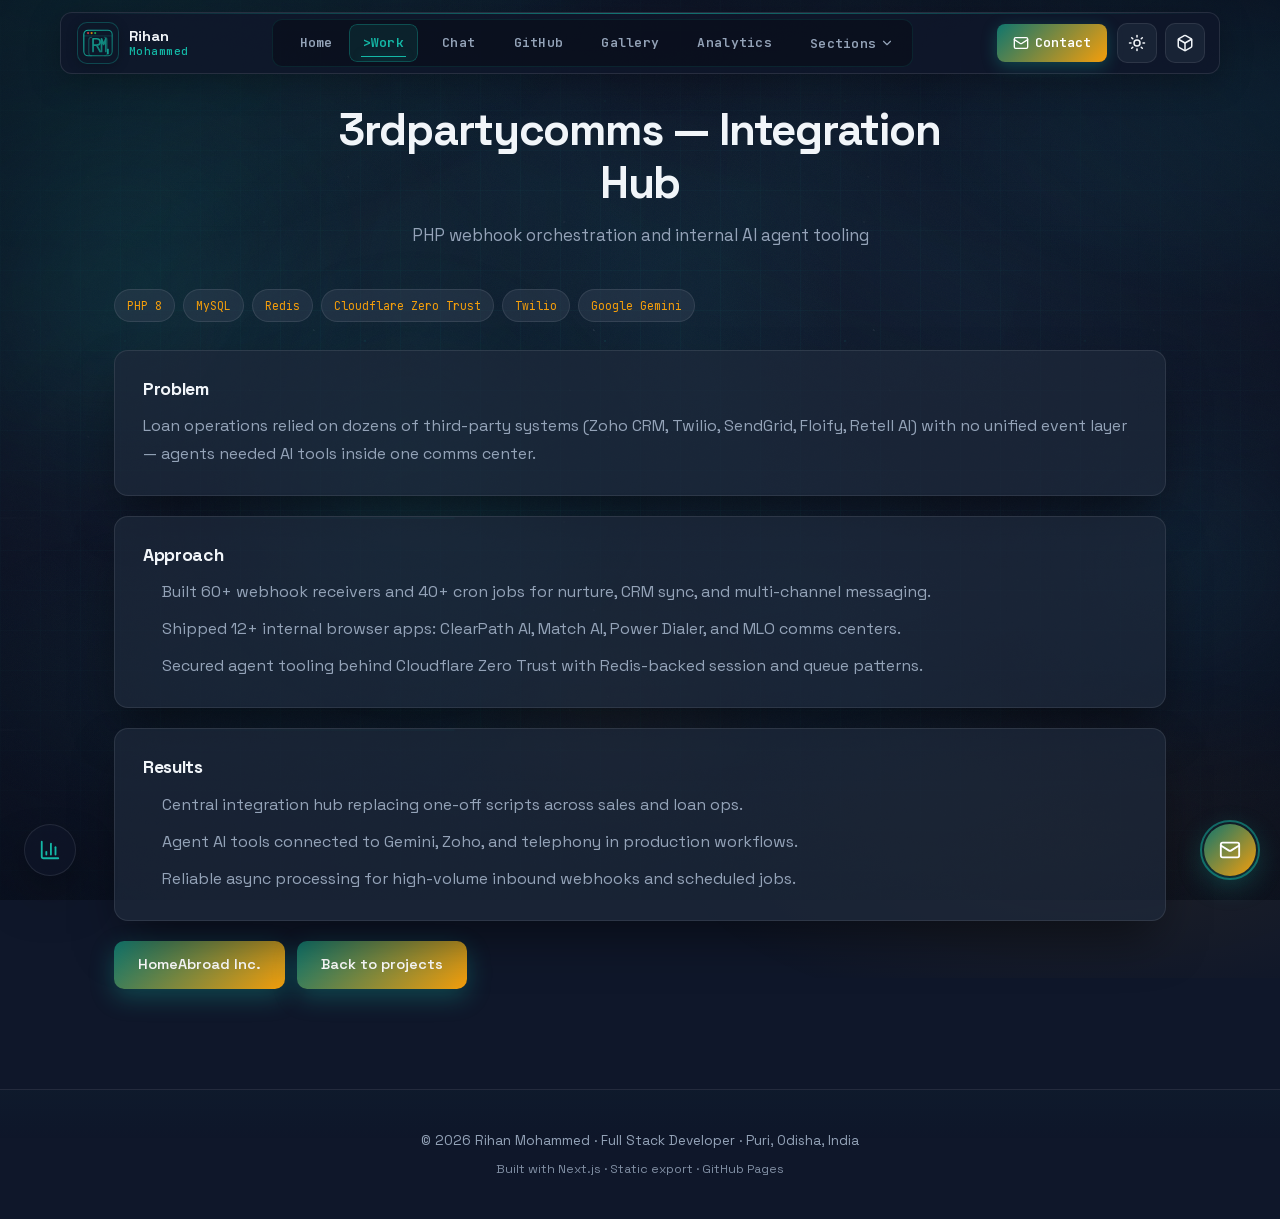
<file: work/php-3rdpartycomms/index.html>
<!DOCTYPE html><html lang="en" data-scroll-behavior="smooth"><head><meta charSet="utf-8"/><meta name="viewport" content="width=device-width, initial-scale=1, viewport-fit=cover"/><link rel="preload" href="/_next/static/media/0c89a48fa5027cee-s.p.2cyn07wtgehh0.woff2" as="font" crossorigin="" type="font/woff2"/><link rel="preload" href="/_next/static/media/70bc3e132a0a741e-s.p.3t6q91iet4nsy.woff2" as="font" crossorigin="" type="font/woff2"/><link rel="stylesheet" href="/_next/static/chunks/2_6hssysbh1q1.css" data-precedence="next"/><link rel="stylesheet" href="/_next/static/chunks/11l_bt1kgh0xi.css" data-precedence="next"/><link rel="preload" as="script" fetchPriority="low" href="/_next/static/chunks/2-ndo0lbpp9_x.js"/><script src="/_next/static/chunks/27jktro2p5rq9.js" async=""></script><script src="/_next/static/chunks/3j9pm5otqxm82.js" async=""></script><script src="/_next/static/chunks/1jm8luzr2p16n.js" async=""></script><script src="/_next/static/chunks/turbopack-18tp9d7rtx4ue.js" async=""></script><script src="/_next/static/chunks/39mvdw-znjdoh.js" async=""></script><script src="/_next/static/chunks/031d4hdncmqdj.js" async=""></script><script src="/_next/static/chunks/2d1g729azkif6.js" async=""></script><script src="/_next/static/chunks/1acfn79rze674.js" async=""></script><script src="/_next/static/chunks/1wcx1thcq4_cp.js" async=""></script><script src="/_next/static/chunks/005769szt063u.js" async=""></script><script src="/_next/static/chunks/09poifmc7zmdk.js" async=""></script><link rel="preload" href="/_next/static/chunks/3l4y7g42vt_h1.css" as="style"/><meta name="next-size-adjust" content=""/><title>3rdpartycomms — Integration Hub · Rihan Mohammed</title><meta name="description" content="PHP webhook orchestration and internal AI agent tooling"/><link rel="author" href="https://im-rihan.github.io"/><meta name="author" content="Rihan Mohammed"/><meta name="keywords" content="Full Stack Developer,React,Next.js,NestJS,TypeScript,Fintech,Real Estate,Rihan Mohammed"/><meta name="creator" content="Rihan Mohammed"/><link rel="canonical" href="https://im-rihan.github.io/work/php-3rdpartycomms/"/><meta property="og:title" content="3rdpartycomms — Integration Hub · Rihan Mohammed"/><meta property="og:description" content="PHP webhook orchestration and internal AI agent tooling"/><meta property="og:url" content="https://im-rihan.github.io/work/php-3rdpartycomms/"/><meta property="og:site_name" content="Rihan Mohammed"/><meta property="og:locale" content="en_US"/><meta property="og:image" content="https://im-rihan.github.io/og-image-dark.png"/><meta property="og:image:type" content="image/png"/><meta property="og:image:width" content="1200"/><meta property="og:image:height" content="630"/><meta property="og:image:alt" content="Rihan Mohammed — Full Stack Developer"/><meta property="og:image" content="https://im-rihan.github.io/og-image-light.png"/><meta property="og:image:type" content="image/png"/><meta property="og:image:width" content="1200"/><meta property="og:image:height" content="630"/><meta property="og:image:alt" content="Rihan Mohammed — Full Stack Developer"/><meta property="og:type" content="website"/><meta name="twitter:card" content="summary_large_image"/><meta name="twitter:title" content="3rdpartycomms — Integration Hub · Rihan Mohammed"/><meta name="twitter:description" content="PHP webhook orchestration and internal AI agent tooling"/><meta name="twitter:image" content="https://im-rihan.github.io/og-image-dark.png"/><meta name="twitter:image" content="https://im-rihan.github.io/og-image-light.png"/><link rel="icon" href="/favicon.svg" type="image/svg+xml"/><link rel="apple-touch-icon" href="/brand-logo-dark.svg" type="image/svg+xml"/><script src="/_next/static/chunks/0cz1d0mv5g_q7.js" noModule=""></script></head><body class="space_grotesk_7b48352c-module__yIID-W__variable jetbrains_mono_6104e6b7-module__s6uLTa__variable"><div hidden=""><!--$--><!--/$--></div><script type="application/ld+json">{"@context":"https://schema.org","@type":"Person","name":"Rihan Mohammed","jobTitle":"Full Stack Developer","url":"https://im-rihan.github.io","email":"im.rihan.dev@gmail.com","address":{"@type":"PostalAddress","addressLocality":"Puri","addressRegion":"Odisha","addressCountry":"IN"},"sameAs":["https://github.com/im-rihan","https://linkedin.com/in/im-rihan","https://twitter.com/_im_rihan_"]}</script><script type="application/ld+json">{"@context":"https://schema.org","@type":"WebSite","name":"Rihan Mohammed Portfolio","url":"https://im-rihan.github.io","description":"I build production fintech & real-estate platforms — from AI-powered property search and NestJS APIs to data pipelines and cloud infrastructure.","author":{"@type":"Person","name":"Rihan Mohammed"}}</script><script>((a,b,c,d,e,f,g,h)=>{let i=document.documentElement,j=["light","dark"];function k(b){var c;(Array.isArray(a)?a:[a]).forEach(a=>{let c="class"===a,d=c&&f?e.map(a=>f[a]||a):e;c?(i.classList.remove(...d),i.classList.add(f&&f[b]?f[b]:b)):i.setAttribute(a,b)}),c=b,h&&j.includes(c)&&(i.style.colorScheme=c)}if(d)k(d);else try{let a=localStorage.getItem(b)||c,d=g&&"system"===a?window.matchMedia("(prefers-color-scheme: dark)").matches?"dark":"light":a;k(d)}catch(a){}})("class","portfolio-theme","dark",null,["light","dark"],null,false,true)</script><a href="#main-content" class="skip-link">Skip to main content</a><div class="BackgroundFX-module__7DyX5G__fx" aria-hidden="true"><div class="BackgroundFX-module__7DyX5G__depthMesh"></div><div class="BackgroundFX-module__7DyX5G__aurora"></div><div class="BackgroundFX-module__7DyX5G__lightBeams"></div><div class="BackgroundFX-module__7DyX5G__orbs"><span class="BackgroundFX-module__7DyX5G__orbA"></span><span class="BackgroundFX-module__7DyX5G__orbB"></span><span class="BackgroundFX-module__7DyX5G__orbC"></span></div><div class="BackgroundFX-module__7DyX5G__starDust"></div><div class="BackgroundFX-module__7DyX5G__horizon"></div><div class="BackgroundFX-module__7DyX5G__gridPulse"></div><div class="BackgroundFX-module__7DyX5G__scanlines"></div><div class="BackgroundFX-module__7DyX5G__noise"></div><div class="BackgroundFX-module__7DyX5G__vignette"></div><div class="BackgroundFX-module__7DyX5G__interactiveGlow"></div></div><nav class="Navbar-module__cRh5nW__navbar  " data-cursor="nav"><div class="Navbar-module__cRh5nW__scanBar" aria-hidden="true"></div><div class="Navbar-module__cRh5nW__inner"><a class="Logo-module__WIRVka__logo" aria-label="Rihan Mohammed — Home" data-cursor="nav" href="/"><span class="Logo-module__WIRVka__mark"><svg class="Logo-module__WIRVka__svgMark " viewBox="0 0 48 48" fill="none" xmlns="http://www.w3.org/2000/svg" aria-hidden="true"><defs><linearGradient id="_R_1d7nb_-stroke" x1="8" y1="8" x2="40" y2="40" gradientUnits="userSpaceOnUse"><stop offset="0%" stop-color="var(--logo-stroke-a)"></stop><stop offset="100%" stop-color="var(--logo-stroke-b)"></stop></linearGradient></defs><rect x="4" y="6" width="40" height="36" rx="6" stroke="url(#_R_1d7nb_-stroke)" stroke-width="var(--logo-frame-stroke)" fill="var(--logo-fill)"></rect><line x1="4" y1="14" x2="44" y2="14" stroke="url(#_R_1d7nb_-stroke)" stroke-width="1" opacity="var(--logo-divider-opacity)"></line><circle cx="10" cy="10" r="1.5" fill="#ef4444" opacity="var(--logo-dot-opacity)"></circle><circle cx="15" cy="10" r="1.5" fill="#f59e0b" opacity="var(--logo-dot-opacity)"></circle><circle cx="20" cy="10" r="1.5" fill="#22c55e" opacity="var(--logo-dot-opacity)"></circle><path d="M11 20 V38 M11 20 C11 17 13 16 15 16 M11 38 C11 41 13 42 15 42" stroke="url(#_R_1d7nb_-stroke)" stroke-width="1.5" stroke-linecap="round" opacity="var(--logo-bracket-opacity)"></path><path d="M37 20 V38 M37 20 C37 17 35 16 33 16 M37 38 C37 41 35 42 33 42" stroke="url(#_R_1d7nb_-stroke)" stroke-width="1.5" stroke-linecap="round" opacity="var(--logo-bracket-opacity)"></path><path class="Logo-module__WIRVka__svgLetter" d="M17 18 V36 M17 18 H22 C25.5 18 27 20.5 27 23 C27 25.5 25.5 27 22 27 H17 M22 27 L27 36" stroke="url(#_R_1d7nb_-stroke)" stroke-width="var(--logo-letter-stroke)" stroke-linecap="round" stroke-linejoin="round" opacity="var(--logo-letter-opacity)"></path><path class="Logo-module__WIRVka__svgLetter" d="M29 36 V18 L32 26 L35 18 V36" stroke="url(#_R_1d7nb_-stroke)" stroke-width="var(--logo-letter-stroke)" stroke-linecap="round" stroke-linejoin="round" opacity="var(--logo-letter-opacity)"></path><rect class="Logo-module__WIRVka__svgCursor" x="37" y="32" width="2" height="8" rx="0.5" fill="var(--logo-cursor)"></rect></svg></span><span class="Logo-module__WIRVka__wordmark"><span class="Logo-module__WIRVka__name">Rihan</span><span class="Logo-module__WIRVka__surname">Mohammed</span></span></a><div class="Navbar-module__cRh5nW__navCenter"><ul class="Navbar-module__cRh5nW__links "><li><a class="Navbar-module__cRh5nW__navLink " data-cursor="nav" href="/"><span class="Navbar-module__cRh5nW__navPrefix" aria-hidden="true">&gt;</span><span class="Navbar-module__cRh5nW__navLinkText">Home</span><span class="Navbar-module__cRh5nW__navUnderline" aria-hidden="true"></span></a></li><li><a class="Navbar-module__cRh5nW__navLink Navbar-module__cRh5nW__activeLink" data-cursor="nav" href="/work/"><span class="Navbar-module__cRh5nW__activePill" aria-hidden="true"></span><span class="Navbar-module__cRh5nW__navPrefix" aria-hidden="true">&gt;</span><span class="Navbar-module__cRh5nW__navLinkText">Work</span><span class="Navbar-module__cRh5nW__navUnderline" aria-hidden="true"></span></a></li><li><a class="Navbar-module__cRh5nW__navLink " data-cursor="nav" href="/chat/"><span class="Navbar-module__cRh5nW__navPrefix" aria-hidden="true">&gt;</span><span class="Navbar-module__cRh5nW__navLinkText">Chat</span><span class="Navbar-module__cRh5nW__navUnderline" aria-hidden="true"></span></a></li><li><a class="Navbar-module__cRh5nW__navLink " data-cursor="nav" href="/github/"><span class="Navbar-module__cRh5nW__navPrefix" aria-hidden="true">&gt;</span><span class="Navbar-module__cRh5nW__navLinkText">GitHub</span><span class="Navbar-module__cRh5nW__navUnderline" aria-hidden="true"></span></a></li><li><a class="Navbar-module__cRh5nW__navLink " data-cursor="nav" href="/gallery/"><span class="Navbar-module__cRh5nW__navPrefix" aria-hidden="true">&gt;</span><span class="Navbar-module__cRh5nW__navLinkText">Gallery</span><span class="Navbar-module__cRh5nW__navUnderline" aria-hidden="true"></span></a></li><li><a class="Navbar-module__cRh5nW__navLink " data-cursor="nav" href="/status/"><span class="Navbar-module__cRh5nW__navPrefix" aria-hidden="true">&gt;</span><span class="Navbar-module__cRh5nW__navLinkText">Analytics</span><span class="Navbar-module__cRh5nW__navUnderline" aria-hidden="true"></span></a></li><li class="Navbar-module__cRh5nW__exploreItem"><button type="button" class="Navbar-module__cRh5nW__exploreBtn " aria-expanded="false" aria-haspopup="true" data-cursor="nav"><span class="Navbar-module__cRh5nW__navPrefix" aria-hidden="true">&gt;</span><span class="Navbar-module__cRh5nW__navLinkText">Sections</span><svg xmlns="http://www.w3.org/2000/svg" width="14" height="14" viewBox="0 0 24 24" fill="none" stroke="currentColor" stroke-width="2" stroke-linecap="round" stroke-linejoin="round" class="lucide lucide-chevron-down Navbar-module__cRh5nW__chevron"><path d="m6 9 6 6 6-6"></path></svg><span class="Navbar-module__cRh5nW__navUnderline" aria-hidden="true"></span></button></li></ul></div><div class="Navbar-module__cRh5nW__actions"><a href="mailto:im.rihan.dev@gmail.com" class="Navbar-module__cRh5nW__contactCta" data-cursor="pointer"><svg xmlns="http://www.w3.org/2000/svg" width="16" height="16" viewBox="0 0 24 24" fill="none" stroke="currentColor" stroke-width="2" stroke-linecap="round" stroke-linejoin="round" class="lucide lucide-mail"><rect width="20" height="16" x="2" y="4" rx="2"></rect><path d="m22 7-8.97 5.7a1.94 1.94 0 0 1-2.06 0L2 7"></path></svg><span>Contact</span></a><button class="ThemeToggle-module__gv9_OW__toggle" aria-label="Toggle theme"></button><button type="button" class="Navbar-module__cRh5nW__menuBtn " aria-label="Toggle menu" aria-expanded="false" data-cursor="pointer"><span></span><span></span><span></span></button></div></div></nav><main id="main-content" class="main-content"><header class="page-header container PageHeader-module__cS7uea__header"><div class="PageHeader-module__cS7uea__copy" style="transform:none"><h1>3rdpartycomms — Integration Hub</h1><p>PHP webhook orchestration and internal AI agent tooling</p></div></header><div class="container case-study-module__IoECCW__page"><div class="case-study-module__IoECCW__stack"><span class="case-study-module__IoECCW__tag">PHP 8</span><span class="case-study-module__IoECCW__tag">MySQL</span><span class="case-study-module__IoECCW__tag">Redis</span><span class="case-study-module__IoECCW__tag">Cloudflare Zero Trust</span><span class="case-study-module__IoECCW__tag">Twilio</span><span class="case-study-module__IoECCW__tag">Google Gemini</span></div><section class="glass-card case-study-module__IoECCW__block"><h2>Problem</h2><p>Loan operations relied on dozens of third-party systems (Zoho CRM, Twilio, SendGrid, Floify, Retell AI) with no unified event layer — agents needed AI tools inside one comms center.</p></section><section class="glass-card case-study-module__IoECCW__block"><h2>Approach</h2><ul><li>Built 60+ webhook receivers and 40+ cron jobs for nurture, CRM sync, and multi-channel messaging.</li><li>Shipped 12+ internal browser apps: ClearPath AI, Match AI, Power Dialer, and MLO comms centers.</li><li>Secured agent tooling behind Cloudflare Zero Trust with Redis-backed session and queue patterns.</li></ul></section><section class="glass-card case-study-module__IoECCW__block"><h2>Results</h2><ul><li>Central integration hub replacing one-off scripts across sales and loan ops.</li><li>Agent AI tools connected to Gemini, Zoho, and telephony in production workflows.</li><li>Reliable async processing for high-volume inbound webhooks and scheduled jobs.</li></ul></section><div class="case-study-module__IoECCW__links"><a class="btn btn-primary" data-cursor="pointer" target="_blank" rel="noopener noreferrer" href="https://homeabroadinc.com">HomeAbroad Inc.</a><a class="btn btn-primary" data-cursor="pointer" href="/#projects">Back to projects</a></div></div><!--$--><!--/$--></main><footer class="Footer-module__3hUVsW__footer"><div class="container"><p class="Footer-module__3hUVsW__copy">© <!-- -->2026<!-- --> <a data-cursor="pointer" href="/">Rihan Mohammed</a> · <!-- -->Full Stack Developer<!-- --> · <!-- -->Puri, Odisha, India</p><p class="Footer-module__3hUVsW__meta">Built with Next.js · Static export ·<!-- --> <a href="https://pages.github.com" target="_blank" rel="noopener noreferrer" data-cursor="pointer">GitHub Pages</a></p></div></footer><div class="ContactDock-module__bQfdha__dock "><div class="ContactDock-module__bQfdha__panel" aria-hidden="true"><div class="ContactDock-module__bQfdha__panelHead"><div><strong>Get in touch</strong><p>Available for hire · replies within 24–48h</p></div><button type="button" class="ContactDock-module__bQfdha__closeBtn" aria-label="Close contact panel"><svg xmlns="http://www.w3.org/2000/svg" width="18" height="18" viewBox="0 0 24 24" fill="none" stroke="currentColor" stroke-width="2" stroke-linecap="round" stroke-linejoin="round" class="lucide lucide-x"><path d="M18 6 6 18"></path><path d="m6 6 12 12"></path></svg></button></div><div class="ContactDock-module__bQfdha__quickRow"><a href="mailto:im.rihan.dev@gmail.com" class="ContactDock-module__bQfdha__quickBtn" data-cursor="pointer"><svg xmlns="http://www.w3.org/2000/svg" width="16" height="16" viewBox="0 0 24 24" fill="none" stroke="currentColor" stroke-width="2" stroke-linecap="round" stroke-linejoin="round" class="lucide lucide-mail"><rect width="20" height="16" x="2" y="4" rx="2"></rect><path d="m22 7-8.97 5.7a1.94 1.94 0 0 1-2.06 0L2 7"></path></svg>Email</a><a href="tel:+917682078927" class="ContactDock-module__bQfdha__quickBtn" data-cursor="pointer"><svg xmlns="http://www.w3.org/2000/svg" width="16" height="16" viewBox="0 0 24 24" fill="none" stroke="currentColor" stroke-width="2" stroke-linecap="round" stroke-linejoin="round" class="lucide lucide-phone"><path d="M22 16.92v3a2 2 0 0 1-2.18 2 19.79 19.79 0 0 1-8.63-3.07 19.5 19.5 0 0 1-6-6 19.79 19.79 0 0 1-3.07-8.67A2 2 0 0 1 4.11 2h3a2 2 0 0 1 2 1.72 12.84 12.84 0 0 0 .7 2.81 2 2 0 0 1-.45 2.11L8.09 9.91a16 16 0 0 0 6 6l1.27-1.27a2 2 0 0 1 2.11-.45 12.84 12.84 0 0 0 2.81.7A2 2 0 0 1 22 16.92z"></path></svg>Call</a><a class="ContactDock-module__bQfdha__quickBtn" data-cursor="pointer" href="/#contact">Full contact</a><a class="ContactDock-module__bQfdha__quickBtn" data-cursor="pointer" href="/chat/"><svg xmlns="http://www.w3.org/2000/svg" width="16" height="16" viewBox="0 0 24 24" fill="none" stroke="currentColor" stroke-width="2" stroke-linecap="round" stroke-linejoin="round" class="lucide lucide-message-circle"><path d="M7.9 20A9 9 0 1 0 4 16.1L2 22Z"></path></svg>Chat</a></div><div class="ContactDock-module__bQfdha__socialRow"><div class="SocialLinks-module__KD0Q-a__row SocialLinks-module__KD0Q-a__sm " role="list"><a href="https://github.com/im-rihan" class="SocialLinks-module__KD0Q-a__link SocialLinks-module__KD0Q-a__github" target="_blank" rel="noopener noreferrer" aria-label="GitHub" data-cursor="pointer" role="listitem"><span class="SocialLinks-module__KD0Q-a__iconWrap"><svg xmlns="http://www.w3.org/2000/svg" width="16" height="16" viewBox="0 0 24 24" fill="none" stroke="currentColor" stroke-width="2" stroke-linecap="round" stroke-linejoin="round" class="lucide lucide-github"><path d="M15 22v-4a4.8 4.8 0 0 0-1-3.5c3 0 6-2 6-5.5.08-1.25-.27-2.48-1-3.5.28-1.15.28-2.35 0-3.5 0 0-1 0-3 1.5-2.64-.5-5.36-.5-8 0C6 2 5 2 5 2c-.3 1.15-.3 2.35 0 3.5A5.403 5.403 0 0 0 4 9c0 3.5 3 5.5 6 5.5-.39.49-.68 1.05-.85 1.65-.17.6-.22 1.23-.15 1.85v4"></path><path d="M9 18c-4.51 2-5-2-7-2"></path></svg></span><span class="SocialLinks-module__KD0Q-a__tooltip">GitHub</span></a><a href="https://linkedin.com/in/im-rihan" class="SocialLinks-module__KD0Q-a__link SocialLinks-module__KD0Q-a__linkedin" target="_blank" rel="noopener noreferrer" aria-label="LinkedIn" data-cursor="pointer" role="listitem"><span class="SocialLinks-module__KD0Q-a__iconWrap"><svg xmlns="http://www.w3.org/2000/svg" width="16" height="16" viewBox="0 0 24 24" fill="none" stroke="currentColor" stroke-width="2" stroke-linecap="round" stroke-linejoin="round" class="lucide lucide-linkedin"><path d="M16 8a6 6 0 0 1 6 6v7h-4v-7a2 2 0 0 0-2-2 2 2 0 0 0-2 2v7h-4v-7a6 6 0 0 1 6-6z"></path><rect width="4" height="12" x="2" y="9"></rect><circle cx="4" cy="4" r="2"></circle></svg></span><span class="SocialLinks-module__KD0Q-a__tooltip">LinkedIn</span></a><a href="https://twitter.com/_im_rihan_" class="SocialLinks-module__KD0Q-a__link SocialLinks-module__KD0Q-a__twitter" target="_blank" rel="noopener noreferrer" aria-label="X (Twitter)" data-cursor="pointer" role="listitem"><span class="SocialLinks-module__KD0Q-a__iconWrap"><svg width="16" height="16" viewBox="0 0 24 24" fill="currentColor" aria-hidden="true"><path d="M18.244 2.25h3.308l-7.227 8.26 8.502 11.24H16.17l-5.214-6.817L4.99 21.75H1.68l7.73-8.835L1.254 2.25H8.08l4.713 6.231zm-1.161 17.52h1.833L7.084 4.126H5.117z"></path></svg></span><span class="SocialLinks-module__KD0Q-a__tooltip">X (Twitter)</span></a><a href="mailto:im.rihan.dev@gmail.com" class="SocialLinks-module__KD0Q-a__link SocialLinks-module__KD0Q-a__email" aria-label="Email" data-cursor="pointer" role="listitem"><span class="SocialLinks-module__KD0Q-a__iconWrap"><svg xmlns="http://www.w3.org/2000/svg" width="16" height="16" viewBox="0 0 24 24" fill="none" stroke="currentColor" stroke-width="2" stroke-linecap="round" stroke-linejoin="round" class="lucide lucide-mail"><rect width="20" height="16" x="2" y="4" rx="2"></rect><path d="m22 7-8.97 5.7a1.94 1.94 0 0 1-2.06 0L2 7"></path></svg></span><span class="SocialLinks-module__KD0Q-a__tooltip">Email</span></a></div></div></div><button type="button" class="ContactDock-module__bQfdha__fab" aria-expanded="false" aria-label="Open contact options" data-cursor="pointer"><svg xmlns="http://www.w3.org/2000/svg" width="22" height="22" viewBox="0 0 24 24" fill="none" stroke="currentColor" stroke-width="2" stroke-linecap="round" stroke-linejoin="round" class="lucide lucide-mail"><rect width="20" height="16" x="2" y="4" rx="2"></rect><path d="m22 7-8.97 5.7a1.94 1.94 0 0 1-2.06 0L2 7"></path></svg><span class="ContactDock-module__bQfdha__fabPulse" aria-hidden="true"></span></button></div><button type="button" class="AnalysisOverlay-module__twhh_G__fab" aria-label="Open portfolio insights" data-cursor="pointer"><svg xmlns="http://www.w3.org/2000/svg" width="22" height="22" viewBox="0 0 24 24" fill="none" stroke="currentColor" stroke-width="2" stroke-linecap="round" stroke-linejoin="round" class="lucide lucide-chart-column"><path d="M3 3v16a2 2 0 0 0 2 2h16"></path><path d="M18 17V9"></path><path d="M13 17V5"></path><path d="M8 17v-3"></path></svg><span class="AnalysisOverlay-module__twhh_G__fabLabel">Insights</span></button><script src="/_next/static/chunks/2-ndo0lbpp9_x.js" id="_R_" async=""></script><script>(self.__next_f=self.__next_f||[]).push([0])</script><script>self.__next_f.push([1,"1:\"$Sreact.fragment\"\n2:I[30824,[\"/_next/static/chunks/39mvdw-znjdoh.js\",\"/_next/static/chunks/031d4hdncmqdj.js\",\"/_next/static/chunks/2d1g729azkif6.js\",\"/_next/static/chunks/1acfn79rze674.js\",\"/_next/static/chunks/1wcx1thcq4_cp.js\",\"/_next/static/chunks/005769szt063u.js\"],\"Providers\"]\n3:I[10400,[\"/_next/static/chunks/39mvdw-znjdoh.js\",\"/_next/static/chunks/031d4hdncmqdj.js\",\"/_next/static/chunks/2d1g729azkif6.js\",\"/_next/static/chunks/1acfn79rze674.js\",\"/_next/static/chunks/1wcx1thcq4_cp.js\",\"/_next/static/chunks/005769szt063u.js\"],\"AppShell\"]\n4:I[39756,[\"/_next/static/chunks/39mvdw-znjdoh.js\",\"/_next/static/chunks/031d4hdncmqdj.js\",\"/_next/static/chunks/2d1g729azkif6.js\",\"/_next/static/chunks/1acfn79rze674.js\",\"/_next/static/chunks/1wcx1thcq4_cp.js\",\"/_next/static/chunks/005769szt063u.js\"],\"default\"]\n5:I[37457,[\"/_next/static/chunks/39mvdw-znjdoh.js\",\"/_next/static/chunks/031d4hdncmqdj.js\",\"/_next/static/chunks/2d1g729azkif6.js\",\"/_next/static/chunks/1acfn79rze674.js\",\"/_next/static/chunks/1wcx1thcq4_cp.js\",\"/_next/static/chunks/005769szt063u.js\"],\"default\"]\n6:I[22016,[\"/_next/static/chunks/39mvdw-znjdoh.js\",\"/_next/static/chunks/031d4hdncmqdj.js\",\"/_next/static/chunks/2d1g729azkif6.js\",\"/_next/static/chunks/1acfn79rze674.js\",\"/_next/static/chunks/1wcx1thcq4_cp.js\",\"/_next/static/chunks/005769szt063u.js\",\"/_next/static/chunks/09poifmc7zmdk.js\"],\"\"]\n8:I[97367,[\"/_next/static/chunks/39mvdw-znjdoh.js\",\"/_next/static/chunks/031d4hdncmqdj.js\",\"/_next/static/chunks/2d1g729azkif6.js\",\"/_next/static/chunks/1acfn79rze674.js\",\"/_next/static/chunks/1wcx1thcq4_cp.js\",\"/_next/static/chunks/005769szt063u.js\"],\"OutletBoundary\"]\n9:\"$Sreact.suspense\"\nc:I[97367,[\"/_next/static/chunks/39mvdw-znjdoh.js\",\"/_next/static/chunks/031d4hdncmqdj.js\",\"/_next/static/chunks/2d1g729azkif6.js\",\"/_next/static/chunks/1acfn79rze674.js\",\"/_next/static/chunks/1wcx1thcq4_cp.js\",\"/_next/static/chunks/005769szt063u.js\"],\"ViewportBoundary\"]\ne:I[97367,[\"/_next/static/chunks/39mvdw-znjdoh.js\",\"/_next/static/chunks/031d4hdncmqdj.js\",\"/_next/static/chunks/2d1g729azkif6.js\",\"/_next/static/chunks/1acfn79rze674.js\",\"/_next/static/chunks/1wcx1thcq4_cp.js\",\"/_next/static/chunks/005769szt063u.js\"],\"MetadataBoundary\"]\n10:I[68027,[\"/_next/static/chunks/39mvdw-znjdoh.js\",\"/_next/static/chunks/031d4hdncmqdj.js\",\"/_next/static/chunks/2d1g729azkif6.js\",\"/_next/static/chunks/1acfn79rze674.js\",\"/_next/static/chunks/1wcx1thcq4_cp.js\",\"/_next/static/chunks/005769szt063u.js\"],\"default\",1]\n:HL[\"/_next/static/chunks/2_6hssysbh1q1.css\",\"style\"]\n:HL[\"/_next/static/chunks/11l_bt1kgh0xi.css\",\"style\"]\n:HL[\"/_next/static/media/0c89a48fa5027cee-s.p.2cyn07wtgehh0.woff2\",\"font\",{\"crossOrigin\":\"\",\"type\":\"font/woff2\"}]\n:HL[\"/_next/static/media/70bc3e132a0a741e-s.p.3t6q91iet4nsy.woff2\",\"font\",{\"crossOrigin\":\"\",\"type\":\"font/woff2\"}]\n:HL[\"/_next/static/chunks/3l4y7g42vt_h1.css\",\"style\"]\n"])</script><script>self.__next_f.push([1,"0:{\"P\":null,\"c\":[\"\",\"work\",\"php-3rdpartycomms\",\"\"],\"q\":\"\",\"i\":false,\"f\":[[[\"\",{\"children\":[\"work\",{\"children\":[[\"slug\",\"php-3rdpartycomms\",\"d\",null],{\"children\":[\"__PAGE__\",{}]}]}]},\"$undefined\",\"$undefined\",16],[[\"$\",\"$1\",\"c\",{\"children\":[[[\"$\",\"link\",\"0\",{\"rel\":\"stylesheet\",\"href\":\"/_next/static/chunks/2_6hssysbh1q1.css\",\"precedence\":\"next\",\"crossOrigin\":\"$undefined\",\"nonce\":\"$undefined\"}],[\"$\",\"link\",\"1\",{\"rel\":\"stylesheet\",\"href\":\"/_next/static/chunks/11l_bt1kgh0xi.css\",\"precedence\":\"next\",\"crossOrigin\":\"$undefined\",\"nonce\":\"$undefined\"}],[\"$\",\"script\",\"script-0\",{\"src\":\"/_next/static/chunks/39mvdw-znjdoh.js\",\"async\":true,\"nonce\":\"$undefined\"}],[\"$\",\"script\",\"script-1\",{\"src\":\"/_next/static/chunks/031d4hdncmqdj.js\",\"async\":true,\"nonce\":\"$undefined\"}],[\"$\",\"script\",\"script-2\",{\"src\":\"/_next/static/chunks/2d1g729azkif6.js\",\"async\":true,\"nonce\":\"$undefined\"}],[\"$\",\"script\",\"script-3\",{\"src\":\"/_next/static/chunks/1acfn79rze674.js\",\"async\":true,\"nonce\":\"$undefined\"}],[\"$\",\"script\",\"script-4\",{\"src\":\"/_next/static/chunks/1wcx1thcq4_cp.js\",\"async\":true,\"nonce\":\"$undefined\"}],[\"$\",\"script\",\"script-5\",{\"src\":\"/_next/static/chunks/005769szt063u.js\",\"async\":true,\"nonce\":\"$undefined\"}]],[\"$\",\"html\",null,{\"lang\":\"en\",\"suppressHydrationWarning\":true,\"data-scroll-behavior\":\"smooth\",\"children\":[\"$\",\"body\",null,{\"className\":\"space_grotesk_7b48352c-module__yIID-W__variable jetbrains_mono_6104e6b7-module__s6uLTa__variable\",\"children\":[[[\"$\",\"script\",null,{\"type\":\"application/ld+json\",\"dangerouslySetInnerHTML\":{\"__html\":\"{\\\"@context\\\":\\\"https://schema.org\\\",\\\"@type\\\":\\\"Person\\\",\\\"name\\\":\\\"Rihan Mohammed\\\",\\\"jobTitle\\\":\\\"Full Stack Developer\\\",\\\"url\\\":\\\"https://im-rihan.github.io\\\",\\\"email\\\":\\\"im.rihan.dev@gmail.com\\\",\\\"address\\\":{\\\"@type\\\":\\\"PostalAddress\\\",\\\"addressLocality\\\":\\\"Puri\\\",\\\"addressRegion\\\":\\\"Odisha\\\",\\\"addressCountry\\\":\\\"IN\\\"},\\\"sameAs\\\":[\\\"https://github.com/im-rihan\\\",\\\"https://linkedin.com/in/im-rihan\\\",\\\"https://twitter.com/_im_rihan_\\\"]}\"}}],[\"$\",\"script\",null,{\"type\":\"application/ld+json\",\"dangerouslySetInnerHTML\":{\"__html\":\"{\\\"@context\\\":\\\"https://schema.org\\\",\\\"@type\\\":\\\"WebSite\\\",\\\"name\\\":\\\"Rihan Mohammed Portfolio\\\",\\\"url\\\":\\\"https://im-rihan.github.io\\\",\\\"description\\\":\\\"I build production fintech \u0026 real-estate platforms — from AI-powered property search and NestJS APIs to data pipelines and cloud infrastructure.\\\",\\\"author\\\":{\\\"@type\\\":\\\"Person\\\",\\\"name\\\":\\\"Rihan Mohammed\\\"}}\"}}]],null,[\"$\",\"$L2\",null,{\"children\":[\"$\",\"$L3\",null,{\"children\":[\"$\",\"$L4\",null,{\"parallelRouterKey\":\"children\",\"error\":\"$undefined\",\"errorStyles\":\"$undefined\",\"errorScripts\":\"$undefined\",\"template\":[\"$\",\"$L5\",null,{}],\"templateStyles\":\"$undefined\",\"templateScripts\":\"$undefined\",\"notFound\":[[\"$\",\"div\",null,{\"className\":\"not-found-module__HS70Aa__wrap\",\"children\":[\"$\",\"div\",null,{\"className\":\"glass-card not-found-module__HS70Aa__card\",\"children\":[[\"$\",\"p\",null,{\"className\":\"not-found-module__HS70Aa__code\",\"children\":\"404\"}],[\"$\",\"h1\",null,{\"children\":\"Page not found\"}],[\"$\",\"p\",null,{\"children\":\"The route you requested does not exist on this portfolio.\"}],[\"$\",\"div\",null,{\"className\":\"not-found-module__HS70Aa__actions\",\"children\":[[\"$\",\"$L6\",null,{\"href\":\"/\",\"prefetch\":false,\"className\":\"btn btn-primary\",\"data-cursor\":\"pointer\",\"children\":\"Back to home\"}],[\"$\",\"$L6\",null,{\"href\":\"/chat/\",\"prefetch\":false,\"className\":\"btn btn-outline\",\"data-cursor\":\"pointer\",\"children\":\"Portfolio chat\"}]]}]]}]}],[[\"$\",\"link\",\"0\",{\"rel\":\"stylesheet\",\"href\":\"/_next/static/chunks/3l4y7g42vt_h1.css\",\"precedence\":\"next\",\"crossOrigin\":\"$undefined\",\"nonce\":\"$undefined\"}]]],\"forbidden\":\"$undefined\",\"unauthorized\":\"$undefined\"}]}]}]]}]}]]}],{\"children\":[[\"$\",\"$1\",\"c\",{\"children\":[null,[\"$\",\"$L4\",null,{\"parallelRouterKey\":\"children\",\"error\":\"$undefined\",\"errorStyles\":\"$undefined\",\"errorScripts\":\"$undefined\",\"template\":[\"$\",\"$L5\",null,{}],\"templateStyles\":\"$undefined\",\"templateScripts\":\"$undefined\",\"notFound\":\"$undefined\",\"forbidden\":\"$undefined\",\"unauthorized\":\"$undefined\"}]]}],{\"children\":[[\"$\",\"$1\",\"c\",{\"children\":[null,[\"$\",\"$L4\",null,{\"parallelRouterKey\":\"children\",\"error\":\"$undefined\",\"errorStyles\":\"$undefined\",\"errorScripts\":\"$undefined\",\"template\":[\"$\",\"$L5\",null,{}],\"templateStyles\":\"$undefined\",\"templateScripts\":\"$undefined\",\"notFound\":\"$undefined\",\"forbidden\":\"$undefined\",\"unauthorized\":\"$undefined\"}]]}],{\"children\":[[\"$\",\"$1\",\"c\",{\"children\":[\"$L7\",[[\"$\",\"script\",\"script-0\",{\"src\":\"/_next/static/chunks/09poifmc7zmdk.js\",\"async\":true,\"nonce\":\"$undefined\"}]],[\"$\",\"$L8\",null,{\"children\":[\"$\",\"$9\",null,{\"name\":\"Next.MetadataOutlet\",\"children\":\"$@a\"}]}]]}],{},null,false,null]},null,false,\"$@b\"]},null,false,\"$@b\"]},null,false,null],[\"$\",\"$1\",\"h\",{\"children\":[null,[\"$\",\"$Lc\",null,{\"children\":\"$Ld\"}],[\"$\",\"div\",null,{\"hidden\":true,\"children\":[\"$\",\"$Le\",null,{\"children\":[\"$\",\"$9\",null,{\"name\":\"Next.Metadata\",\"children\":\"$Lf\"}]}]}],[\"$\",\"meta\",null,{\"name\":\"next-size-adjust\",\"content\":\"\"}]]}],false]],\"m\":\"$undefined\",\"G\":[\"$10\",[[\"$\",\"link\",\"0\",{\"rel\":\"stylesheet\",\"href\":\"/_next/static/chunks/2_6hssysbh1q1.css\",\"precedence\":\"next\",\"crossOrigin\":\"$undefined\",\"nonce\":\"$undefined\"}],\"$L11\"]],\"S\":true,\"h\":null,\"s\":\"$undefined\",\"l\":\"$undefined\",\"p\":\"$undefined\",\"d\":\"$undefined\",\"b\":\"a_KSrwmgeT4n_Jxx1mEK7\"}\n"])</script><script>self.__next_f.push([1,"12:[]\nb:\"$W12\"\n11:[\"$\",\"link\",\"1\",{\"rel\":\"stylesheet\",\"href\":\"/_next/static/chunks/11l_bt1kgh0xi.css\",\"precedence\":\"next\",\"crossOrigin\":\"$undefined\",\"nonce\":\"$undefined\"}]\n"])</script><script>self.__next_f.push([1,"13:I[22706,[\"/_next/static/chunks/39mvdw-znjdoh.js\",\"/_next/static/chunks/031d4hdncmqdj.js\",\"/_next/static/chunks/2d1g729azkif6.js\",\"/_next/static/chunks/1acfn79rze674.js\",\"/_next/static/chunks/1wcx1thcq4_cp.js\",\"/_next/static/chunks/005769szt063u.js\",\"/_next/static/chunks/09poifmc7zmdk.js\"],\"PageHeader\"]\n"])</script><script>self.__next_f.push([1,"7:[[\"$\",\"$L13\",null,{\"title\":\"3rdpartycomms — Integration Hub\",\"description\":\"PHP webhook orchestration and internal AI agent tooling\"}],[\"$\",\"div\",null,{\"className\":\"container case-study-module__IoECCW__page\",\"children\":[[\"$\",\"div\",null,{\"className\":\"case-study-module__IoECCW__stack\",\"children\":[[\"$\",\"span\",\"PHP 8\",{\"className\":\"case-study-module__IoECCW__tag\",\"children\":\"PHP 8\"}],[\"$\",\"span\",\"MySQL\",{\"className\":\"case-study-module__IoECCW__tag\",\"children\":\"MySQL\"}],[\"$\",\"span\",\"Redis\",{\"className\":\"case-study-module__IoECCW__tag\",\"children\":\"Redis\"}],[\"$\",\"span\",\"Cloudflare Zero Trust\",{\"className\":\"case-study-module__IoECCW__tag\",\"children\":\"Cloudflare Zero Trust\"}],[\"$\",\"span\",\"Twilio\",{\"className\":\"case-study-module__IoECCW__tag\",\"children\":\"Twilio\"}],[\"$\",\"span\",\"Google Gemini\",{\"className\":\"case-study-module__IoECCW__tag\",\"children\":\"Google Gemini\"}]]}],[\"$\",\"section\",null,{\"className\":\"glass-card case-study-module__IoECCW__block\",\"children\":[[\"$\",\"h2\",null,{\"children\":\"Problem\"}],[\"$\",\"p\",null,{\"children\":\"Loan operations relied on dozens of third-party systems (Zoho CRM, Twilio, SendGrid, Floify, Retell AI) with no unified event layer — agents needed AI tools inside one comms center.\"}]]}],[\"$\",\"section\",null,{\"className\":\"glass-card case-study-module__IoECCW__block\",\"children\":[[\"$\",\"h2\",null,{\"children\":\"Approach\"}],[\"$\",\"ul\",null,{\"children\":[[\"$\",\"li\",\"Built 60+ webhook receivers and 40+ cron jobs for nurture, CRM sync, and multi-channel messaging.\",{\"children\":\"Built 60+ webhook receivers and 40+ cron jobs for nurture, CRM sync, and multi-channel messaging.\"}],[\"$\",\"li\",\"Shipped 12+ internal browser apps: ClearPath AI, Match AI, Power Dialer, and MLO comms centers.\",{\"children\":\"Shipped 12+ internal browser apps: ClearPath AI, Match AI, Power Dialer, and MLO comms centers.\"}],[\"$\",\"li\",\"Secured agent tooling behind Cloudflare Zero Trust with Redis-backed session and queue patterns.\",{\"children\":\"Secured agent tooling behind Cloudflare Zero Trust with Redis-backed session and queue patterns.\"}]]}]]}],[\"$\",\"section\",null,{\"className\":\"glass-card case-study-module__IoECCW__block\",\"children\":[[\"$\",\"h2\",null,{\"children\":\"Results\"}],[\"$\",\"ul\",null,{\"children\":[[\"$\",\"li\",\"Central integration hub replacing one-off scripts across sales and loan ops.\",{\"children\":\"Central integration hub replacing one-off scripts across sales and loan ops.\"}],[\"$\",\"li\",\"Agent AI tools connected to Gemini, Zoho, and telephony in production workflows.\",{\"children\":\"Agent AI tools connected to Gemini, Zoho, and telephony in production workflows.\"}],[\"$\",\"li\",\"Reliable async processing for high-volume inbound webhooks and scheduled jobs.\",{\"children\":\"Reliable async processing for high-volume inbound webhooks and scheduled jobs.\"}]]}]]}],[\"$\",\"div\",null,{\"className\":\"case-study-module__IoECCW__links\",\"children\":[[\"$\",\"$L6\",\"https://homeabroadinc.com\",{\"href\":\"https://homeabroadinc.com\",\"prefetch\":false,\"className\":\"btn btn-primary\",\"data-cursor\":\"pointer\",\"target\":\"_blank\",\"rel\":\"noopener noreferrer\",\"children\":\"HomeAbroad Inc.\"}],[\"$\",\"$L6\",\"/#projects\",{\"href\":\"/#projects\",\"prefetch\":false,\"className\":\"btn btn-primary\",\"data-cursor\":\"pointer\",\"children\":\"Back to projects\"}]]}]]}]]\n"])</script><script>self.__next_f.push([1,"d:[[\"$\",\"meta\",\"0\",{\"charSet\":\"utf-8\"}],[\"$\",\"meta\",\"1\",{\"name\":\"viewport\",\"content\":\"width=device-width, initial-scale=1, viewport-fit=cover\"}]]\n"])</script><script>self.__next_f.push([1,"14:I[27201,[\"/_next/static/chunks/39mvdw-znjdoh.js\",\"/_next/static/chunks/031d4hdncmqdj.js\",\"/_next/static/chunks/2d1g729azkif6.js\",\"/_next/static/chunks/1acfn79rze674.js\",\"/_next/static/chunks/1wcx1thcq4_cp.js\",\"/_next/static/chunks/005769szt063u.js\"],\"IconMark\"]\na:null\n"])</script><script>self.__next_f.push([1,"f:[[\"$\",\"title\",\"0\",{\"children\":\"3rdpartycomms — Integration Hub · Rihan Mohammed\"}],[\"$\",\"meta\",\"1\",{\"name\":\"description\",\"content\":\"PHP webhook orchestration and internal AI agent tooling\"}],[\"$\",\"link\",\"2\",{\"rel\":\"author\",\"href\":\"https://im-rihan.github.io\"}],[\"$\",\"meta\",\"3\",{\"name\":\"author\",\"content\":\"Rihan Mohammed\"}],[\"$\",\"meta\",\"4\",{\"name\":\"keywords\",\"content\":\"Full Stack Developer,React,Next.js,NestJS,TypeScript,Fintech,Real Estate,Rihan Mohammed\"}],[\"$\",\"meta\",\"5\",{\"name\":\"creator\",\"content\":\"Rihan Mohammed\"}],[\"$\",\"link\",\"6\",{\"rel\":\"canonical\",\"href\":\"https://im-rihan.github.io/work/php-3rdpartycomms/\"}],[\"$\",\"meta\",\"7\",{\"property\":\"og:title\",\"content\":\"3rdpartycomms — Integration Hub · Rihan Mohammed\"}],[\"$\",\"meta\",\"8\",{\"property\":\"og:description\",\"content\":\"PHP webhook orchestration and internal AI agent tooling\"}],[\"$\",\"meta\",\"9\",{\"property\":\"og:url\",\"content\":\"https://im-rihan.github.io/work/php-3rdpartycomms/\"}],[\"$\",\"meta\",\"10\",{\"property\":\"og:site_name\",\"content\":\"Rihan Mohammed\"}],[\"$\",\"meta\",\"11\",{\"property\":\"og:locale\",\"content\":\"en_US\"}],[\"$\",\"meta\",\"12\",{\"property\":\"og:image\",\"content\":\"https://im-rihan.github.io/og-image-dark.png\"}],[\"$\",\"meta\",\"13\",{\"property\":\"og:image:type\",\"content\":\"image/png\"}],[\"$\",\"meta\",\"14\",{\"property\":\"og:image:width\",\"content\":\"1200\"}],[\"$\",\"meta\",\"15\",{\"property\":\"og:image:height\",\"content\":\"630\"}],[\"$\",\"meta\",\"16\",{\"property\":\"og:image:alt\",\"content\":\"Rihan Mohammed — Full Stack Developer\"}],[\"$\",\"meta\",\"17\",{\"property\":\"og:image\",\"content\":\"https://im-rihan.github.io/og-image-light.png\"}],[\"$\",\"meta\",\"18\",{\"property\":\"og:image:type\",\"content\":\"image/png\"}],[\"$\",\"meta\",\"19\",{\"property\":\"og:image:width\",\"content\":\"1200\"}],[\"$\",\"meta\",\"20\",{\"property\":\"og:image:height\",\"content\":\"630\"}],[\"$\",\"meta\",\"21\",{\"property\":\"og:image:alt\",\"content\":\"Rihan Mohammed — Full Stack Developer\"}],[\"$\",\"meta\",\"22\",{\"property\":\"og:type\",\"content\":\"website\"}],[\"$\",\"meta\",\"23\",{\"name\":\"twitter:card\",\"content\":\"summary_large_image\"}],[\"$\",\"meta\",\"24\",{\"name\":\"twitter:title\",\"content\":\"3rdpartycomms — Integration Hub · Rihan Mohammed\"}],[\"$\",\"meta\",\"25\",{\"name\":\"twitter:description\",\"content\":\"PHP webhook orchestration and internal AI agent tooling\"}],[\"$\",\"meta\",\"26\",{\"name\":\"twitter:image\",\"content\":\"https://im-rihan.github.io/og-image-dark.png\"}],[\"$\",\"meta\",\"27\",{\"name\":\"twitter:image\",\"content\":\"https://im-rihan.github.io/og-image-light.png\"}],[\"$\",\"link\",\"28\",{\"rel\":\"icon\",\"href\":\"/favicon.svg\",\"type\":\"image/svg+xml\"}],[\"$\",\"link\",\"29\",{\"rel\":\"apple-touch-icon\",\"href\":\"/brand-logo-dark.svg\",\"type\":\"image/svg+xml\"}],[\"$\",\"$L14\",\"30\",{}]]\n"])</script></body></html>
</file>
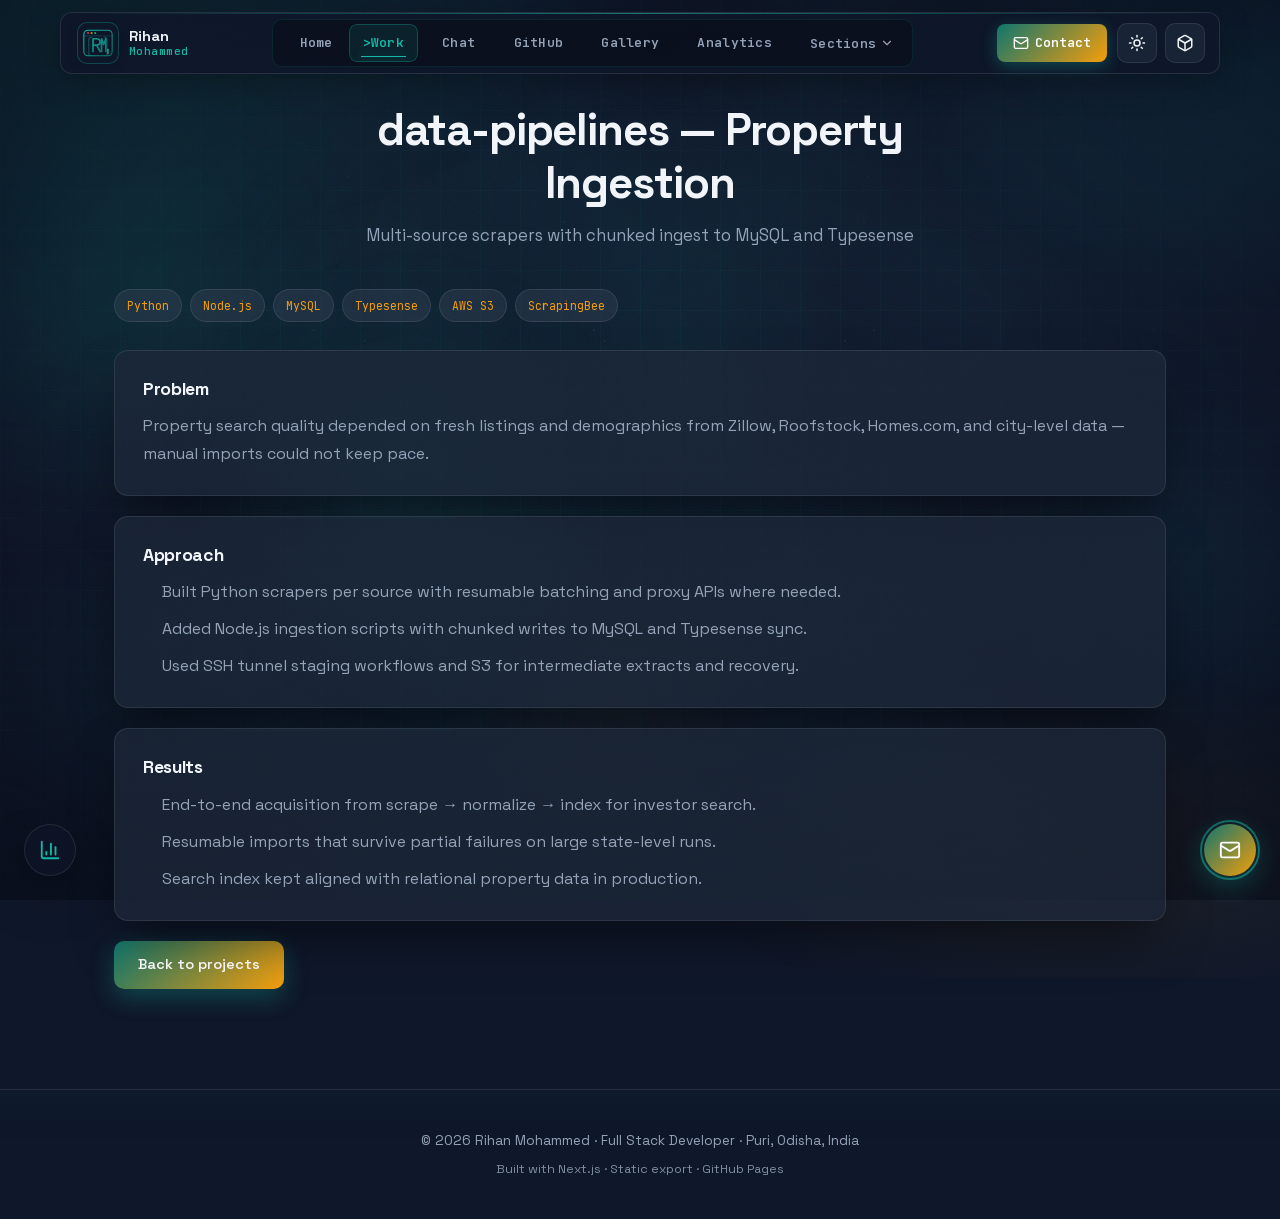
<file: work/property-data-pipelines/index.html>
<!DOCTYPE html><html lang="en" data-scroll-behavior="smooth"><head><meta charSet="utf-8"/><meta name="viewport" content="width=device-width, initial-scale=1, viewport-fit=cover"/><link rel="preload" href="/_next/static/media/0c89a48fa5027cee-s.p.2cyn07wtgehh0.woff2" as="font" crossorigin="" type="font/woff2"/><link rel="preload" href="/_next/static/media/70bc3e132a0a741e-s.p.3t6q91iet4nsy.woff2" as="font" crossorigin="" type="font/woff2"/><link rel="stylesheet" href="/_next/static/chunks/2_6hssysbh1q1.css" data-precedence="next"/><link rel="stylesheet" href="/_next/static/chunks/11l_bt1kgh0xi.css" data-precedence="next"/><link rel="preload" as="script" fetchPriority="low" href="/_next/static/chunks/2-ndo0lbpp9_x.js"/><script src="/_next/static/chunks/27jktro2p5rq9.js" async=""></script><script src="/_next/static/chunks/3j9pm5otqxm82.js" async=""></script><script src="/_next/static/chunks/1jm8luzr2p16n.js" async=""></script><script src="/_next/static/chunks/turbopack-18tp9d7rtx4ue.js" async=""></script><script src="/_next/static/chunks/39mvdw-znjdoh.js" async=""></script><script src="/_next/static/chunks/031d4hdncmqdj.js" async=""></script><script src="/_next/static/chunks/2d1g729azkif6.js" async=""></script><script src="/_next/static/chunks/1acfn79rze674.js" async=""></script><script src="/_next/static/chunks/1wcx1thcq4_cp.js" async=""></script><script src="/_next/static/chunks/005769szt063u.js" async=""></script><script src="/_next/static/chunks/09poifmc7zmdk.js" async=""></script><link rel="preload" href="/_next/static/chunks/3l4y7g42vt_h1.css" as="style"/><meta name="next-size-adjust" content=""/><title>data-pipelines — Property Ingestion · Rihan Mohammed</title><meta name="description" content="Multi-source scrapers with chunked ingest to MySQL and Typesense"/><link rel="author" href="https://im-rihan.github.io"/><meta name="author" content="Rihan Mohammed"/><meta name="keywords" content="Full Stack Developer,React,Next.js,NestJS,TypeScript,Fintech,Real Estate,Rihan Mohammed"/><meta name="creator" content="Rihan Mohammed"/><link rel="canonical" href="https://im-rihan.github.io/work/property-data-pipelines/"/><meta property="og:title" content="data-pipelines — Property Ingestion · Rihan Mohammed"/><meta property="og:description" content="Multi-source scrapers with chunked ingest to MySQL and Typesense"/><meta property="og:url" content="https://im-rihan.github.io/work/property-data-pipelines/"/><meta property="og:site_name" content="Rihan Mohammed"/><meta property="og:locale" content="en_US"/><meta property="og:image" content="https://im-rihan.github.io/og-image-dark.png"/><meta property="og:image:type" content="image/png"/><meta property="og:image:width" content="1200"/><meta property="og:image:height" content="630"/><meta property="og:image:alt" content="Rihan Mohammed — Full Stack Developer"/><meta property="og:image" content="https://im-rihan.github.io/og-image-light.png"/><meta property="og:image:type" content="image/png"/><meta property="og:image:width" content="1200"/><meta property="og:image:height" content="630"/><meta property="og:image:alt" content="Rihan Mohammed — Full Stack Developer"/><meta property="og:type" content="website"/><meta name="twitter:card" content="summary_large_image"/><meta name="twitter:title" content="data-pipelines — Property Ingestion · Rihan Mohammed"/><meta name="twitter:description" content="Multi-source scrapers with chunked ingest to MySQL and Typesense"/><meta name="twitter:image" content="https://im-rihan.github.io/og-image-dark.png"/><meta name="twitter:image" content="https://im-rihan.github.io/og-image-light.png"/><link rel="icon" href="/favicon.svg" type="image/svg+xml"/><link rel="apple-touch-icon" href="/brand-logo-dark.svg" type="image/svg+xml"/><script src="/_next/static/chunks/0cz1d0mv5g_q7.js" noModule=""></script></head><body class="space_grotesk_7b48352c-module__yIID-W__variable jetbrains_mono_6104e6b7-module__s6uLTa__variable"><div hidden=""><!--$--><!--/$--></div><script type="application/ld+json">{"@context":"https://schema.org","@type":"Person","name":"Rihan Mohammed","jobTitle":"Full Stack Developer","url":"https://im-rihan.github.io","email":"im.rihan.dev@gmail.com","address":{"@type":"PostalAddress","addressLocality":"Puri","addressRegion":"Odisha","addressCountry":"IN"},"sameAs":["https://github.com/im-rihan","https://linkedin.com/in/im-rihan","https://twitter.com/_im_rihan_"]}</script><script type="application/ld+json">{"@context":"https://schema.org","@type":"WebSite","name":"Rihan Mohammed Portfolio","url":"https://im-rihan.github.io","description":"I build production fintech & real-estate platforms — from AI-powered property search and NestJS APIs to data pipelines and cloud infrastructure.","author":{"@type":"Person","name":"Rihan Mohammed"}}</script><script>((a,b,c,d,e,f,g,h)=>{let i=document.documentElement,j=["light","dark"];function k(b){var c;(Array.isArray(a)?a:[a]).forEach(a=>{let c="class"===a,d=c&&f?e.map(a=>f[a]||a):e;c?(i.classList.remove(...d),i.classList.add(f&&f[b]?f[b]:b)):i.setAttribute(a,b)}),c=b,h&&j.includes(c)&&(i.style.colorScheme=c)}if(d)k(d);else try{let a=localStorage.getItem(b)||c,d=g&&"system"===a?window.matchMedia("(prefers-color-scheme: dark)").matches?"dark":"light":a;k(d)}catch(a){}})("class","portfolio-theme","dark",null,["light","dark"],null,false,true)</script><a href="#main-content" class="skip-link">Skip to main content</a><div class="BackgroundFX-module__7DyX5G__fx" aria-hidden="true"><div class="BackgroundFX-module__7DyX5G__depthMesh"></div><div class="BackgroundFX-module__7DyX5G__aurora"></div><div class="BackgroundFX-module__7DyX5G__lightBeams"></div><div class="BackgroundFX-module__7DyX5G__orbs"><span class="BackgroundFX-module__7DyX5G__orbA"></span><span class="BackgroundFX-module__7DyX5G__orbB"></span><span class="BackgroundFX-module__7DyX5G__orbC"></span></div><div class="BackgroundFX-module__7DyX5G__starDust"></div><div class="BackgroundFX-module__7DyX5G__horizon"></div><div class="BackgroundFX-module__7DyX5G__gridPulse"></div><div class="BackgroundFX-module__7DyX5G__scanlines"></div><div class="BackgroundFX-module__7DyX5G__noise"></div><div class="BackgroundFX-module__7DyX5G__vignette"></div><div class="BackgroundFX-module__7DyX5G__interactiveGlow"></div></div><nav class="Navbar-module__cRh5nW__navbar  " data-cursor="nav"><div class="Navbar-module__cRh5nW__scanBar" aria-hidden="true"></div><div class="Navbar-module__cRh5nW__inner"><a class="Logo-module__WIRVka__logo" aria-label="Rihan Mohammed — Home" data-cursor="nav" href="/"><span class="Logo-module__WIRVka__mark"><svg class="Logo-module__WIRVka__svgMark " viewBox="0 0 48 48" fill="none" xmlns="http://www.w3.org/2000/svg" aria-hidden="true"><defs><linearGradient id="_R_1d7nb_-stroke" x1="8" y1="8" x2="40" y2="40" gradientUnits="userSpaceOnUse"><stop offset="0%" stop-color="var(--logo-stroke-a)"></stop><stop offset="100%" stop-color="var(--logo-stroke-b)"></stop></linearGradient></defs><rect x="4" y="6" width="40" height="36" rx="6" stroke="url(#_R_1d7nb_-stroke)" stroke-width="var(--logo-frame-stroke)" fill="var(--logo-fill)"></rect><line x1="4" y1="14" x2="44" y2="14" stroke="url(#_R_1d7nb_-stroke)" stroke-width="1" opacity="var(--logo-divider-opacity)"></line><circle cx="10" cy="10" r="1.5" fill="#ef4444" opacity="var(--logo-dot-opacity)"></circle><circle cx="15" cy="10" r="1.5" fill="#f59e0b" opacity="var(--logo-dot-opacity)"></circle><circle cx="20" cy="10" r="1.5" fill="#22c55e" opacity="var(--logo-dot-opacity)"></circle><path d="M11 20 V38 M11 20 C11 17 13 16 15 16 M11 38 C11 41 13 42 15 42" stroke="url(#_R_1d7nb_-stroke)" stroke-width="1.5" stroke-linecap="round" opacity="var(--logo-bracket-opacity)"></path><path d="M37 20 V38 M37 20 C37 17 35 16 33 16 M37 38 C37 41 35 42 33 42" stroke="url(#_R_1d7nb_-stroke)" stroke-width="1.5" stroke-linecap="round" opacity="var(--logo-bracket-opacity)"></path><path class="Logo-module__WIRVka__svgLetter" d="M17 18 V36 M17 18 H22 C25.5 18 27 20.5 27 23 C27 25.5 25.5 27 22 27 H17 M22 27 L27 36" stroke="url(#_R_1d7nb_-stroke)" stroke-width="var(--logo-letter-stroke)" stroke-linecap="round" stroke-linejoin="round" opacity="var(--logo-letter-opacity)"></path><path class="Logo-module__WIRVka__svgLetter" d="M29 36 V18 L32 26 L35 18 V36" stroke="url(#_R_1d7nb_-stroke)" stroke-width="var(--logo-letter-stroke)" stroke-linecap="round" stroke-linejoin="round" opacity="var(--logo-letter-opacity)"></path><rect class="Logo-module__WIRVka__svgCursor" x="37" y="32" width="2" height="8" rx="0.5" fill="var(--logo-cursor)"></rect></svg></span><span class="Logo-module__WIRVka__wordmark"><span class="Logo-module__WIRVka__name">Rihan</span><span class="Logo-module__WIRVka__surname">Mohammed</span></span></a><div class="Navbar-module__cRh5nW__navCenter"><ul class="Navbar-module__cRh5nW__links "><li><a class="Navbar-module__cRh5nW__navLink " data-cursor="nav" href="/"><span class="Navbar-module__cRh5nW__navPrefix" aria-hidden="true">&gt;</span><span class="Navbar-module__cRh5nW__navLinkText">Home</span><span class="Navbar-module__cRh5nW__navUnderline" aria-hidden="true"></span></a></li><li><a class="Navbar-module__cRh5nW__navLink Navbar-module__cRh5nW__activeLink" data-cursor="nav" href="/work/"><span class="Navbar-module__cRh5nW__activePill" aria-hidden="true"></span><span class="Navbar-module__cRh5nW__navPrefix" aria-hidden="true">&gt;</span><span class="Navbar-module__cRh5nW__navLinkText">Work</span><span class="Navbar-module__cRh5nW__navUnderline" aria-hidden="true"></span></a></li><li><a class="Navbar-module__cRh5nW__navLink " data-cursor="nav" href="/chat/"><span class="Navbar-module__cRh5nW__navPrefix" aria-hidden="true">&gt;</span><span class="Navbar-module__cRh5nW__navLinkText">Chat</span><span class="Navbar-module__cRh5nW__navUnderline" aria-hidden="true"></span></a></li><li><a class="Navbar-module__cRh5nW__navLink " data-cursor="nav" href="/github/"><span class="Navbar-module__cRh5nW__navPrefix" aria-hidden="true">&gt;</span><span class="Navbar-module__cRh5nW__navLinkText">GitHub</span><span class="Navbar-module__cRh5nW__navUnderline" aria-hidden="true"></span></a></li><li><a class="Navbar-module__cRh5nW__navLink " data-cursor="nav" href="/gallery/"><span class="Navbar-module__cRh5nW__navPrefix" aria-hidden="true">&gt;</span><span class="Navbar-module__cRh5nW__navLinkText">Gallery</span><span class="Navbar-module__cRh5nW__navUnderline" aria-hidden="true"></span></a></li><li><a class="Navbar-module__cRh5nW__navLink " data-cursor="nav" href="/status/"><span class="Navbar-module__cRh5nW__navPrefix" aria-hidden="true">&gt;</span><span class="Navbar-module__cRh5nW__navLinkText">Analytics</span><span class="Navbar-module__cRh5nW__navUnderline" aria-hidden="true"></span></a></li><li class="Navbar-module__cRh5nW__exploreItem"><button type="button" class="Navbar-module__cRh5nW__exploreBtn " aria-expanded="false" aria-haspopup="true" data-cursor="nav"><span class="Navbar-module__cRh5nW__navPrefix" aria-hidden="true">&gt;</span><span class="Navbar-module__cRh5nW__navLinkText">Sections</span><svg xmlns="http://www.w3.org/2000/svg" width="14" height="14" viewBox="0 0 24 24" fill="none" stroke="currentColor" stroke-width="2" stroke-linecap="round" stroke-linejoin="round" class="lucide lucide-chevron-down Navbar-module__cRh5nW__chevron"><path d="m6 9 6 6 6-6"></path></svg><span class="Navbar-module__cRh5nW__navUnderline" aria-hidden="true"></span></button></li></ul></div><div class="Navbar-module__cRh5nW__actions"><a href="mailto:im.rihan.dev@gmail.com" class="Navbar-module__cRh5nW__contactCta" data-cursor="pointer"><svg xmlns="http://www.w3.org/2000/svg" width="16" height="16" viewBox="0 0 24 24" fill="none" stroke="currentColor" stroke-width="2" stroke-linecap="round" stroke-linejoin="round" class="lucide lucide-mail"><rect width="20" height="16" x="2" y="4" rx="2"></rect><path d="m22 7-8.97 5.7a1.94 1.94 0 0 1-2.06 0L2 7"></path></svg><span>Contact</span></a><button class="ThemeToggle-module__gv9_OW__toggle" aria-label="Toggle theme"></button><button type="button" class="Navbar-module__cRh5nW__menuBtn " aria-label="Toggle menu" aria-expanded="false" data-cursor="pointer"><span></span><span></span><span></span></button></div></div></nav><main id="main-content" class="main-content"><header class="page-header container PageHeader-module__cS7uea__header"><div class="PageHeader-module__cS7uea__copy" style="transform:none"><h1>data-pipelines — Property Ingestion</h1><p>Multi-source scrapers with chunked ingest to MySQL and Typesense</p></div></header><div class="container case-study-module__IoECCW__page"><div class="case-study-module__IoECCW__stack"><span class="case-study-module__IoECCW__tag">Python</span><span class="case-study-module__IoECCW__tag">Node.js</span><span class="case-study-module__IoECCW__tag">MySQL</span><span class="case-study-module__IoECCW__tag">Typesense</span><span class="case-study-module__IoECCW__tag">AWS S3</span><span class="case-study-module__IoECCW__tag">ScrapingBee</span></div><section class="glass-card case-study-module__IoECCW__block"><h2>Problem</h2><p>Property search quality depended on fresh listings and demographics from Zillow, Roofstock, Homes.com, and city-level data — manual imports could not keep pace.</p></section><section class="glass-card case-study-module__IoECCW__block"><h2>Approach</h2><ul><li>Built Python scrapers per source with resumable batching and proxy APIs where needed.</li><li>Added Node.js ingestion scripts with chunked writes to MySQL and Typesense sync.</li><li>Used SSH tunnel staging workflows and S3 for intermediate extracts and recovery.</li></ul></section><section class="glass-card case-study-module__IoECCW__block"><h2>Results</h2><ul><li>End-to-end acquisition from scrape → normalize → index for investor search.</li><li>Resumable imports that survive partial failures on large state-level runs.</li><li>Search index kept aligned with relational property data in production.</li></ul></section><div class="case-study-module__IoECCW__links"><a class="btn btn-primary" data-cursor="pointer" href="/#projects">Back to projects</a></div></div><!--$--><!--/$--></main><footer class="Footer-module__3hUVsW__footer"><div class="container"><p class="Footer-module__3hUVsW__copy">© <!-- -->2026<!-- --> <a data-cursor="pointer" href="/">Rihan Mohammed</a> · <!-- -->Full Stack Developer<!-- --> · <!-- -->Puri, Odisha, India</p><p class="Footer-module__3hUVsW__meta">Built with Next.js · Static export ·<!-- --> <a href="https://pages.github.com" target="_blank" rel="noopener noreferrer" data-cursor="pointer">GitHub Pages</a></p></div></footer><div class="ContactDock-module__bQfdha__dock "><div class="ContactDock-module__bQfdha__panel" aria-hidden="true"><div class="ContactDock-module__bQfdha__panelHead"><div><strong>Get in touch</strong><p>Available for hire · replies within 24–48h</p></div><button type="button" class="ContactDock-module__bQfdha__closeBtn" aria-label="Close contact panel"><svg xmlns="http://www.w3.org/2000/svg" width="18" height="18" viewBox="0 0 24 24" fill="none" stroke="currentColor" stroke-width="2" stroke-linecap="round" stroke-linejoin="round" class="lucide lucide-x"><path d="M18 6 6 18"></path><path d="m6 6 12 12"></path></svg></button></div><div class="ContactDock-module__bQfdha__quickRow"><a href="mailto:im.rihan.dev@gmail.com" class="ContactDock-module__bQfdha__quickBtn" data-cursor="pointer"><svg xmlns="http://www.w3.org/2000/svg" width="16" height="16" viewBox="0 0 24 24" fill="none" stroke="currentColor" stroke-width="2" stroke-linecap="round" stroke-linejoin="round" class="lucide lucide-mail"><rect width="20" height="16" x="2" y="4" rx="2"></rect><path d="m22 7-8.97 5.7a1.94 1.94 0 0 1-2.06 0L2 7"></path></svg>Email</a><a href="tel:+917682078927" class="ContactDock-module__bQfdha__quickBtn" data-cursor="pointer"><svg xmlns="http://www.w3.org/2000/svg" width="16" height="16" viewBox="0 0 24 24" fill="none" stroke="currentColor" stroke-width="2" stroke-linecap="round" stroke-linejoin="round" class="lucide lucide-phone"><path d="M22 16.92v3a2 2 0 0 1-2.18 2 19.79 19.79 0 0 1-8.63-3.07 19.5 19.5 0 0 1-6-6 19.79 19.79 0 0 1-3.07-8.67A2 2 0 0 1 4.11 2h3a2 2 0 0 1 2 1.72 12.84 12.84 0 0 0 .7 2.81 2 2 0 0 1-.45 2.11L8.09 9.91a16 16 0 0 0 6 6l1.27-1.27a2 2 0 0 1 2.11-.45 12.84 12.84 0 0 0 2.81.7A2 2 0 0 1 22 16.92z"></path></svg>Call</a><a class="ContactDock-module__bQfdha__quickBtn" data-cursor="pointer" href="/#contact">Full contact</a><a class="ContactDock-module__bQfdha__quickBtn" data-cursor="pointer" href="/chat/"><svg xmlns="http://www.w3.org/2000/svg" width="16" height="16" viewBox="0 0 24 24" fill="none" stroke="currentColor" stroke-width="2" stroke-linecap="round" stroke-linejoin="round" class="lucide lucide-message-circle"><path d="M7.9 20A9 9 0 1 0 4 16.1L2 22Z"></path></svg>Chat</a></div><div class="ContactDock-module__bQfdha__socialRow"><div class="SocialLinks-module__KD0Q-a__row SocialLinks-module__KD0Q-a__sm " role="list"><a href="https://github.com/im-rihan" class="SocialLinks-module__KD0Q-a__link SocialLinks-module__KD0Q-a__github" target="_blank" rel="noopener noreferrer" aria-label="GitHub" data-cursor="pointer" role="listitem"><span class="SocialLinks-module__KD0Q-a__iconWrap"><svg xmlns="http://www.w3.org/2000/svg" width="16" height="16" viewBox="0 0 24 24" fill="none" stroke="currentColor" stroke-width="2" stroke-linecap="round" stroke-linejoin="round" class="lucide lucide-github"><path d="M15 22v-4a4.8 4.8 0 0 0-1-3.5c3 0 6-2 6-5.5.08-1.25-.27-2.48-1-3.5.28-1.15.28-2.35 0-3.5 0 0-1 0-3 1.5-2.64-.5-5.36-.5-8 0C6 2 5 2 5 2c-.3 1.15-.3 2.35 0 3.5A5.403 5.403 0 0 0 4 9c0 3.5 3 5.5 6 5.5-.39.49-.68 1.05-.85 1.65-.17.6-.22 1.23-.15 1.85v4"></path><path d="M9 18c-4.51 2-5-2-7-2"></path></svg></span><span class="SocialLinks-module__KD0Q-a__tooltip">GitHub</span></a><a href="https://linkedin.com/in/im-rihan" class="SocialLinks-module__KD0Q-a__link SocialLinks-module__KD0Q-a__linkedin" target="_blank" rel="noopener noreferrer" aria-label="LinkedIn" data-cursor="pointer" role="listitem"><span class="SocialLinks-module__KD0Q-a__iconWrap"><svg xmlns="http://www.w3.org/2000/svg" width="16" height="16" viewBox="0 0 24 24" fill="none" stroke="currentColor" stroke-width="2" stroke-linecap="round" stroke-linejoin="round" class="lucide lucide-linkedin"><path d="M16 8a6 6 0 0 1 6 6v7h-4v-7a2 2 0 0 0-2-2 2 2 0 0 0-2 2v7h-4v-7a6 6 0 0 1 6-6z"></path><rect width="4" height="12" x="2" y="9"></rect><circle cx="4" cy="4" r="2"></circle></svg></span><span class="SocialLinks-module__KD0Q-a__tooltip">LinkedIn</span></a><a href="https://twitter.com/_im_rihan_" class="SocialLinks-module__KD0Q-a__link SocialLinks-module__KD0Q-a__twitter" target="_blank" rel="noopener noreferrer" aria-label="X (Twitter)" data-cursor="pointer" role="listitem"><span class="SocialLinks-module__KD0Q-a__iconWrap"><svg width="16" height="16" viewBox="0 0 24 24" fill="currentColor" aria-hidden="true"><path d="M18.244 2.25h3.308l-7.227 8.26 8.502 11.24H16.17l-5.214-6.817L4.99 21.75H1.68l7.73-8.835L1.254 2.25H8.08l4.713 6.231zm-1.161 17.52h1.833L7.084 4.126H5.117z"></path></svg></span><span class="SocialLinks-module__KD0Q-a__tooltip">X (Twitter)</span></a><a href="mailto:im.rihan.dev@gmail.com" class="SocialLinks-module__KD0Q-a__link SocialLinks-module__KD0Q-a__email" aria-label="Email" data-cursor="pointer" role="listitem"><span class="SocialLinks-module__KD0Q-a__iconWrap"><svg xmlns="http://www.w3.org/2000/svg" width="16" height="16" viewBox="0 0 24 24" fill="none" stroke="currentColor" stroke-width="2" stroke-linecap="round" stroke-linejoin="round" class="lucide lucide-mail"><rect width="20" height="16" x="2" y="4" rx="2"></rect><path d="m22 7-8.97 5.7a1.94 1.94 0 0 1-2.06 0L2 7"></path></svg></span><span class="SocialLinks-module__KD0Q-a__tooltip">Email</span></a></div></div></div><button type="button" class="ContactDock-module__bQfdha__fab" aria-expanded="false" aria-label="Open contact options" data-cursor="pointer"><svg xmlns="http://www.w3.org/2000/svg" width="22" height="22" viewBox="0 0 24 24" fill="none" stroke="currentColor" stroke-width="2" stroke-linecap="round" stroke-linejoin="round" class="lucide lucide-mail"><rect width="20" height="16" x="2" y="4" rx="2"></rect><path d="m22 7-8.97 5.7a1.94 1.94 0 0 1-2.06 0L2 7"></path></svg><span class="ContactDock-module__bQfdha__fabPulse" aria-hidden="true"></span></button></div><button type="button" class="AnalysisOverlay-module__twhh_G__fab" aria-label="Open portfolio insights" data-cursor="pointer"><svg xmlns="http://www.w3.org/2000/svg" width="22" height="22" viewBox="0 0 24 24" fill="none" stroke="currentColor" stroke-width="2" stroke-linecap="round" stroke-linejoin="round" class="lucide lucide-chart-column"><path d="M3 3v16a2 2 0 0 0 2 2h16"></path><path d="M18 17V9"></path><path d="M13 17V5"></path><path d="M8 17v-3"></path></svg><span class="AnalysisOverlay-module__twhh_G__fabLabel">Insights</span></button><script src="/_next/static/chunks/2-ndo0lbpp9_x.js" id="_R_" async=""></script><script>(self.__next_f=self.__next_f||[]).push([0])</script><script>self.__next_f.push([1,"1:\"$Sreact.fragment\"\n2:I[30824,[\"/_next/static/chunks/39mvdw-znjdoh.js\",\"/_next/static/chunks/031d4hdncmqdj.js\",\"/_next/static/chunks/2d1g729azkif6.js\",\"/_next/static/chunks/1acfn79rze674.js\",\"/_next/static/chunks/1wcx1thcq4_cp.js\",\"/_next/static/chunks/005769szt063u.js\"],\"Providers\"]\n3:I[10400,[\"/_next/static/chunks/39mvdw-znjdoh.js\",\"/_next/static/chunks/031d4hdncmqdj.js\",\"/_next/static/chunks/2d1g729azkif6.js\",\"/_next/static/chunks/1acfn79rze674.js\",\"/_next/static/chunks/1wcx1thcq4_cp.js\",\"/_next/static/chunks/005769szt063u.js\"],\"AppShell\"]\n4:I[39756,[\"/_next/static/chunks/39mvdw-znjdoh.js\",\"/_next/static/chunks/031d4hdncmqdj.js\",\"/_next/static/chunks/2d1g729azkif6.js\",\"/_next/static/chunks/1acfn79rze674.js\",\"/_next/static/chunks/1wcx1thcq4_cp.js\",\"/_next/static/chunks/005769szt063u.js\"],\"default\"]\n5:I[37457,[\"/_next/static/chunks/39mvdw-znjdoh.js\",\"/_next/static/chunks/031d4hdncmqdj.js\",\"/_next/static/chunks/2d1g729azkif6.js\",\"/_next/static/chunks/1acfn79rze674.js\",\"/_next/static/chunks/1wcx1thcq4_cp.js\",\"/_next/static/chunks/005769szt063u.js\"],\"default\"]\n6:I[22016,[\"/_next/static/chunks/39mvdw-znjdoh.js\",\"/_next/static/chunks/031d4hdncmqdj.js\",\"/_next/static/chunks/2d1g729azkif6.js\",\"/_next/static/chunks/1acfn79rze674.js\",\"/_next/static/chunks/1wcx1thcq4_cp.js\",\"/_next/static/chunks/005769szt063u.js\",\"/_next/static/chunks/09poifmc7zmdk.js\"],\"\"]\n8:I[97367,[\"/_next/static/chunks/39mvdw-znjdoh.js\",\"/_next/static/chunks/031d4hdncmqdj.js\",\"/_next/static/chunks/2d1g729azkif6.js\",\"/_next/static/chunks/1acfn79rze674.js\",\"/_next/static/chunks/1wcx1thcq4_cp.js\",\"/_next/static/chunks/005769szt063u.js\"],\"OutletBoundary\"]\n9:\"$Sreact.suspense\"\nc:I[97367,[\"/_next/static/chunks/39mvdw-znjdoh.js\",\"/_next/static/chunks/031d4hdncmqdj.js\",\"/_next/static/chunks/2d1g729azkif6.js\",\"/_next/static/chunks/1acfn79rze674.js\",\"/_next/static/chunks/1wcx1thcq4_cp.js\",\"/_next/static/chunks/005769szt063u.js\"],\"ViewportBoundary\"]\ne:I[97367,[\"/_next/static/chunks/39mvdw-znjdoh.js\",\"/_next/static/chunks/031d4hdncmqdj.js\",\"/_next/static/chunks/2d1g729azkif6.js\",\"/_next/static/chunks/1acfn79rze674.js\",\"/_next/static/chunks/1wcx1thcq4_cp.js\",\"/_next/static/chunks/005769szt063u.js\"],\"MetadataBoundary\"]\n10:I[68027,[\"/_next/static/chunks/39mvdw-znjdoh.js\",\"/_next/static/chunks/031d4hdncmqdj.js\",\"/_next/static/chunks/2d1g729azkif6.js\",\"/_next/static/chunks/1acfn79rze674.js\",\"/_next/static/chunks/1wcx1thcq4_cp.js\",\"/_next/static/chunks/005769szt063u.js\"],\"default\",1]\n:HL[\"/_next/static/chunks/2_6hssysbh1q1.css\",\"style\"]\n:HL[\"/_next/static/chunks/11l_bt1kgh0xi.css\",\"style\"]\n:HL[\"/_next/static/media/0c89a48fa5027cee-s.p.2cyn07wtgehh0.woff2\",\"font\",{\"crossOrigin\":\"\",\"type\":\"font/woff2\"}]\n:HL[\"/_next/static/media/70bc3e132a0a741e-s.p.3t6q91iet4nsy.woff2\",\"font\",{\"crossOrigin\":\"\",\"type\":\"font/woff2\"}]\n:HL[\"/_next/static/chunks/3l4y7g42vt_h1.css\",\"style\"]\n"])</script><script>self.__next_f.push([1,"0:{\"P\":null,\"c\":[\"\",\"work\",\"property-data-pipelines\",\"\"],\"q\":\"\",\"i\":false,\"f\":[[[\"\",{\"children\":[\"work\",{\"children\":[[\"slug\",\"property-data-pipelines\",\"d\",null],{\"children\":[\"__PAGE__\",{}]}]}]},\"$undefined\",\"$undefined\",16],[[\"$\",\"$1\",\"c\",{\"children\":[[[\"$\",\"link\",\"0\",{\"rel\":\"stylesheet\",\"href\":\"/_next/static/chunks/2_6hssysbh1q1.css\",\"precedence\":\"next\",\"crossOrigin\":\"$undefined\",\"nonce\":\"$undefined\"}],[\"$\",\"link\",\"1\",{\"rel\":\"stylesheet\",\"href\":\"/_next/static/chunks/11l_bt1kgh0xi.css\",\"precedence\":\"next\",\"crossOrigin\":\"$undefined\",\"nonce\":\"$undefined\"}],[\"$\",\"script\",\"script-0\",{\"src\":\"/_next/static/chunks/39mvdw-znjdoh.js\",\"async\":true,\"nonce\":\"$undefined\"}],[\"$\",\"script\",\"script-1\",{\"src\":\"/_next/static/chunks/031d4hdncmqdj.js\",\"async\":true,\"nonce\":\"$undefined\"}],[\"$\",\"script\",\"script-2\",{\"src\":\"/_next/static/chunks/2d1g729azkif6.js\",\"async\":true,\"nonce\":\"$undefined\"}],[\"$\",\"script\",\"script-3\",{\"src\":\"/_next/static/chunks/1acfn79rze674.js\",\"async\":true,\"nonce\":\"$undefined\"}],[\"$\",\"script\",\"script-4\",{\"src\":\"/_next/static/chunks/1wcx1thcq4_cp.js\",\"async\":true,\"nonce\":\"$undefined\"}],[\"$\",\"script\",\"script-5\",{\"src\":\"/_next/static/chunks/005769szt063u.js\",\"async\":true,\"nonce\":\"$undefined\"}]],[\"$\",\"html\",null,{\"lang\":\"en\",\"suppressHydrationWarning\":true,\"data-scroll-behavior\":\"smooth\",\"children\":[\"$\",\"body\",null,{\"className\":\"space_grotesk_7b48352c-module__yIID-W__variable jetbrains_mono_6104e6b7-module__s6uLTa__variable\",\"children\":[[[\"$\",\"script\",null,{\"type\":\"application/ld+json\",\"dangerouslySetInnerHTML\":{\"__html\":\"{\\\"@context\\\":\\\"https://schema.org\\\",\\\"@type\\\":\\\"Person\\\",\\\"name\\\":\\\"Rihan Mohammed\\\",\\\"jobTitle\\\":\\\"Full Stack Developer\\\",\\\"url\\\":\\\"https://im-rihan.github.io\\\",\\\"email\\\":\\\"im.rihan.dev@gmail.com\\\",\\\"address\\\":{\\\"@type\\\":\\\"PostalAddress\\\",\\\"addressLocality\\\":\\\"Puri\\\",\\\"addressRegion\\\":\\\"Odisha\\\",\\\"addressCountry\\\":\\\"IN\\\"},\\\"sameAs\\\":[\\\"https://github.com/im-rihan\\\",\\\"https://linkedin.com/in/im-rihan\\\",\\\"https://twitter.com/_im_rihan_\\\"]}\"}}],[\"$\",\"script\",null,{\"type\":\"application/ld+json\",\"dangerouslySetInnerHTML\":{\"__html\":\"{\\\"@context\\\":\\\"https://schema.org\\\",\\\"@type\\\":\\\"WebSite\\\",\\\"name\\\":\\\"Rihan Mohammed Portfolio\\\",\\\"url\\\":\\\"https://im-rihan.github.io\\\",\\\"description\\\":\\\"I build production fintech \u0026 real-estate platforms — from AI-powered property search and NestJS APIs to data pipelines and cloud infrastructure.\\\",\\\"author\\\":{\\\"@type\\\":\\\"Person\\\",\\\"name\\\":\\\"Rihan Mohammed\\\"}}\"}}]],null,[\"$\",\"$L2\",null,{\"children\":[\"$\",\"$L3\",null,{\"children\":[\"$\",\"$L4\",null,{\"parallelRouterKey\":\"children\",\"error\":\"$undefined\",\"errorStyles\":\"$undefined\",\"errorScripts\":\"$undefined\",\"template\":[\"$\",\"$L5\",null,{}],\"templateStyles\":\"$undefined\",\"templateScripts\":\"$undefined\",\"notFound\":[[\"$\",\"div\",null,{\"className\":\"not-found-module__HS70Aa__wrap\",\"children\":[\"$\",\"div\",null,{\"className\":\"glass-card not-found-module__HS70Aa__card\",\"children\":[[\"$\",\"p\",null,{\"className\":\"not-found-module__HS70Aa__code\",\"children\":\"404\"}],[\"$\",\"h1\",null,{\"children\":\"Page not found\"}],[\"$\",\"p\",null,{\"children\":\"The route you requested does not exist on this portfolio.\"}],[\"$\",\"div\",null,{\"className\":\"not-found-module__HS70Aa__actions\",\"children\":[[\"$\",\"$L6\",null,{\"href\":\"/\",\"prefetch\":false,\"className\":\"btn btn-primary\",\"data-cursor\":\"pointer\",\"children\":\"Back to home\"}],[\"$\",\"$L6\",null,{\"href\":\"/chat/\",\"prefetch\":false,\"className\":\"btn btn-outline\",\"data-cursor\":\"pointer\",\"children\":\"Portfolio chat\"}]]}]]}]}],[[\"$\",\"link\",\"0\",{\"rel\":\"stylesheet\",\"href\":\"/_next/static/chunks/3l4y7g42vt_h1.css\",\"precedence\":\"next\",\"crossOrigin\":\"$undefined\",\"nonce\":\"$undefined\"}]]],\"forbidden\":\"$undefined\",\"unauthorized\":\"$undefined\"}]}]}]]}]}]]}],{\"children\":[[\"$\",\"$1\",\"c\",{\"children\":[null,[\"$\",\"$L4\",null,{\"parallelRouterKey\":\"children\",\"error\":\"$undefined\",\"errorStyles\":\"$undefined\",\"errorScripts\":\"$undefined\",\"template\":[\"$\",\"$L5\",null,{}],\"templateStyles\":\"$undefined\",\"templateScripts\":\"$undefined\",\"notFound\":\"$undefined\",\"forbidden\":\"$undefined\",\"unauthorized\":\"$undefined\"}]]}],{\"children\":[[\"$\",\"$1\",\"c\",{\"children\":[null,[\"$\",\"$L4\",null,{\"parallelRouterKey\":\"children\",\"error\":\"$undefined\",\"errorStyles\":\"$undefined\",\"errorScripts\":\"$undefined\",\"template\":[\"$\",\"$L5\",null,{}],\"templateStyles\":\"$undefined\",\"templateScripts\":\"$undefined\",\"notFound\":\"$undefined\",\"forbidden\":\"$undefined\",\"unauthorized\":\"$undefined\"}]]}],{\"children\":[[\"$\",\"$1\",\"c\",{\"children\":[\"$L7\",[[\"$\",\"script\",\"script-0\",{\"src\":\"/_next/static/chunks/09poifmc7zmdk.js\",\"async\":true,\"nonce\":\"$undefined\"}]],[\"$\",\"$L8\",null,{\"children\":[\"$\",\"$9\",null,{\"name\":\"Next.MetadataOutlet\",\"children\":\"$@a\"}]}]]}],{},null,false,null]},null,false,\"$@b\"]},null,false,\"$@b\"]},null,false,null],[\"$\",\"$1\",\"h\",{\"children\":[null,[\"$\",\"$Lc\",null,{\"children\":\"$Ld\"}],[\"$\",\"div\",null,{\"hidden\":true,\"children\":[\"$\",\"$Le\",null,{\"children\":[\"$\",\"$9\",null,{\"name\":\"Next.Metadata\",\"children\":\"$Lf\"}]}]}],[\"$\",\"meta\",null,{\"name\":\"next-size-adjust\",\"content\":\"\"}]]}],false]],\"m\":\"$undefined\",\"G\":[\"$10\",[[\"$\",\"link\",\"0\",{\"rel\":\"stylesheet\",\"href\":\"/_next/static/chunks/2_6hssysbh1q1.css\",\"precedence\":\"next\",\"crossOrigin\":\"$undefined\",\"nonce\":\"$undefined\"}],\"$L11\"]],\"S\":true,\"h\":null,\"s\":\"$undefined\",\"l\":\"$undefined\",\"p\":\"$undefined\",\"d\":\"$undefined\",\"b\":\"a_KSrwmgeT4n_Jxx1mEK7\"}\n"])</script><script>self.__next_f.push([1,"12:[]\nb:\"$W12\"\n11:[\"$\",\"link\",\"1\",{\"rel\":\"stylesheet\",\"href\":\"/_next/static/chunks/11l_bt1kgh0xi.css\",\"precedence\":\"next\",\"crossOrigin\":\"$undefined\",\"nonce\":\"$undefined\"}]\n"])</script><script>self.__next_f.push([1,"13:I[22706,[\"/_next/static/chunks/39mvdw-znjdoh.js\",\"/_next/static/chunks/031d4hdncmqdj.js\",\"/_next/static/chunks/2d1g729azkif6.js\",\"/_next/static/chunks/1acfn79rze674.js\",\"/_next/static/chunks/1wcx1thcq4_cp.js\",\"/_next/static/chunks/005769szt063u.js\",\"/_next/static/chunks/09poifmc7zmdk.js\"],\"PageHeader\"]\n"])</script><script>self.__next_f.push([1,"7:[[\"$\",\"$L13\",null,{\"title\":\"data-pipelines — Property Ingestion\",\"description\":\"Multi-source scrapers with chunked ingest to MySQL and Typesense\"}],[\"$\",\"div\",null,{\"className\":\"container case-study-module__IoECCW__page\",\"children\":[[\"$\",\"div\",null,{\"className\":\"case-study-module__IoECCW__stack\",\"children\":[[\"$\",\"span\",\"Python\",{\"className\":\"case-study-module__IoECCW__tag\",\"children\":\"Python\"}],[\"$\",\"span\",\"Node.js\",{\"className\":\"case-study-module__IoECCW__tag\",\"children\":\"Node.js\"}],[\"$\",\"span\",\"MySQL\",{\"className\":\"case-study-module__IoECCW__tag\",\"children\":\"MySQL\"}],[\"$\",\"span\",\"Typesense\",{\"className\":\"case-study-module__IoECCW__tag\",\"children\":\"Typesense\"}],[\"$\",\"span\",\"AWS S3\",{\"className\":\"case-study-module__IoECCW__tag\",\"children\":\"AWS S3\"}],[\"$\",\"span\",\"ScrapingBee\",{\"className\":\"case-study-module__IoECCW__tag\",\"children\":\"ScrapingBee\"}]]}],[\"$\",\"section\",null,{\"className\":\"glass-card case-study-module__IoECCW__block\",\"children\":[[\"$\",\"h2\",null,{\"children\":\"Problem\"}],[\"$\",\"p\",null,{\"children\":\"Property search quality depended on fresh listings and demographics from Zillow, Roofstock, Homes.com, and city-level data — manual imports could not keep pace.\"}]]}],[\"$\",\"section\",null,{\"className\":\"glass-card case-study-module__IoECCW__block\",\"children\":[[\"$\",\"h2\",null,{\"children\":\"Approach\"}],[\"$\",\"ul\",null,{\"children\":[[\"$\",\"li\",\"Built Python scrapers per source with resumable batching and proxy APIs where needed.\",{\"children\":\"Built Python scrapers per source with resumable batching and proxy APIs where needed.\"}],[\"$\",\"li\",\"Added Node.js ingestion scripts with chunked writes to MySQL and Typesense sync.\",{\"children\":\"Added Node.js ingestion scripts with chunked writes to MySQL and Typesense sync.\"}],[\"$\",\"li\",\"Used SSH tunnel staging workflows and S3 for intermediate extracts and recovery.\",{\"children\":\"Used SSH tunnel staging workflows and S3 for intermediate extracts and recovery.\"}]]}]]}],[\"$\",\"section\",null,{\"className\":\"glass-card case-study-module__IoECCW__block\",\"children\":[[\"$\",\"h2\",null,{\"children\":\"Results\"}],[\"$\",\"ul\",null,{\"children\":[[\"$\",\"li\",\"End-to-end acquisition from scrape → normalize → index for investor search.\",{\"children\":\"End-to-end acquisition from scrape → normalize → index for investor search.\"}],[\"$\",\"li\",\"Resumable imports that survive partial failures on large state-level runs.\",{\"children\":\"Resumable imports that survive partial failures on large state-level runs.\"}],[\"$\",\"li\",\"Search index kept aligned with relational property data in production.\",{\"children\":\"Search index kept aligned with relational property data in production.\"}]]}]]}],[\"$\",\"div\",null,{\"className\":\"case-study-module__IoECCW__links\",\"children\":[[\"$\",\"$L6\",\"/#projects\",{\"href\":\"/#projects\",\"prefetch\":false,\"className\":\"btn btn-primary\",\"data-cursor\":\"pointer\",\"children\":\"Back to projects\"}]]}]]}]]\n"])</script><script>self.__next_f.push([1,"d:[[\"$\",\"meta\",\"0\",{\"charSet\":\"utf-8\"}],[\"$\",\"meta\",\"1\",{\"name\":\"viewport\",\"content\":\"width=device-width, initial-scale=1, viewport-fit=cover\"}]]\n"])</script><script>self.__next_f.push([1,"14:I[27201,[\"/_next/static/chunks/39mvdw-znjdoh.js\",\"/_next/static/chunks/031d4hdncmqdj.js\",\"/_next/static/chunks/2d1g729azkif6.js\",\"/_next/static/chunks/1acfn79rze674.js\",\"/_next/static/chunks/1wcx1thcq4_cp.js\",\"/_next/static/chunks/005769szt063u.js\"],\"IconMark\"]\na:null\n"])</script><script>self.__next_f.push([1,"f:[[\"$\",\"title\",\"0\",{\"children\":\"data-pipelines — Property Ingestion · Rihan Mohammed\"}],[\"$\",\"meta\",\"1\",{\"name\":\"description\",\"content\":\"Multi-source scrapers with chunked ingest to MySQL and Typesense\"}],[\"$\",\"link\",\"2\",{\"rel\":\"author\",\"href\":\"https://im-rihan.github.io\"}],[\"$\",\"meta\",\"3\",{\"name\":\"author\",\"content\":\"Rihan Mohammed\"}],[\"$\",\"meta\",\"4\",{\"name\":\"keywords\",\"content\":\"Full Stack Developer,React,Next.js,NestJS,TypeScript,Fintech,Real Estate,Rihan Mohammed\"}],[\"$\",\"meta\",\"5\",{\"name\":\"creator\",\"content\":\"Rihan Mohammed\"}],[\"$\",\"link\",\"6\",{\"rel\":\"canonical\",\"href\":\"https://im-rihan.github.io/work/property-data-pipelines/\"}],[\"$\",\"meta\",\"7\",{\"property\":\"og:title\",\"content\":\"data-pipelines — Property Ingestion · Rihan Mohammed\"}],[\"$\",\"meta\",\"8\",{\"property\":\"og:description\",\"content\":\"Multi-source scrapers with chunked ingest to MySQL and Typesense\"}],[\"$\",\"meta\",\"9\",{\"property\":\"og:url\",\"content\":\"https://im-rihan.github.io/work/property-data-pipelines/\"}],[\"$\",\"meta\",\"10\",{\"property\":\"og:site_name\",\"content\":\"Rihan Mohammed\"}],[\"$\",\"meta\",\"11\",{\"property\":\"og:locale\",\"content\":\"en_US\"}],[\"$\",\"meta\",\"12\",{\"property\":\"og:image\",\"content\":\"https://im-rihan.github.io/og-image-dark.png\"}],[\"$\",\"meta\",\"13\",{\"property\":\"og:image:type\",\"content\":\"image/png\"}],[\"$\",\"meta\",\"14\",{\"property\":\"og:image:width\",\"content\":\"1200\"}],[\"$\",\"meta\",\"15\",{\"property\":\"og:image:height\",\"content\":\"630\"}],[\"$\",\"meta\",\"16\",{\"property\":\"og:image:alt\",\"content\":\"Rihan Mohammed — Full Stack Developer\"}],[\"$\",\"meta\",\"17\",{\"property\":\"og:image\",\"content\":\"https://im-rihan.github.io/og-image-light.png\"}],[\"$\",\"meta\",\"18\",{\"property\":\"og:image:type\",\"content\":\"image/png\"}],[\"$\",\"meta\",\"19\",{\"property\":\"og:image:width\",\"content\":\"1200\"}],[\"$\",\"meta\",\"20\",{\"property\":\"og:image:height\",\"content\":\"630\"}],[\"$\",\"meta\",\"21\",{\"property\":\"og:image:alt\",\"content\":\"Rihan Mohammed — Full Stack Developer\"}],[\"$\",\"meta\",\"22\",{\"property\":\"og:type\",\"content\":\"website\"}],[\"$\",\"meta\",\"23\",{\"name\":\"twitter:card\",\"content\":\"summary_large_image\"}],[\"$\",\"meta\",\"24\",{\"name\":\"twitter:title\",\"content\":\"data-pipelines — Property Ingestion · Rihan Mohammed\"}],[\"$\",\"meta\",\"25\",{\"name\":\"twitter:description\",\"content\":\"Multi-source scrapers with chunked ingest to MySQL and Typesense\"}],[\"$\",\"meta\",\"26\",{\"name\":\"twitter:image\",\"content\":\"https://im-rihan.github.io/og-image-dark.png\"}],[\"$\",\"meta\",\"27\",{\"name\":\"twitter:image\",\"content\":\"https://im-rihan.github.io/og-image-light.png\"}],[\"$\",\"link\",\"28\",{\"rel\":\"icon\",\"href\":\"/favicon.svg\",\"type\":\"image/svg+xml\"}],[\"$\",\"link\",\"29\",{\"rel\":\"apple-touch-icon\",\"href\":\"/brand-logo-dark.svg\",\"type\":\"image/svg+xml\"}],[\"$\",\"$L14\",\"30\",{}]]\n"])</script></body></html>
</file>
<file: _next/static/chunks/2_6hssysbh1q1.css>
@font-face{font-family:Space Grotesk;font-style:normal;font-weight:400;font-display:swap;src:url(../media/32687112bd2dd8db-s.1gepa_7fcx9fm.woff2)format("woff2");unicode-range:U+102-103,U+110-111,U+128-129,U+168-169,U+1A0-1A1,U+1AF-1B0,U+300-301,U+303-304,U+308-309,U+323,U+329,U+1EA0-1EF9,U+20AB}@font-face{font-family:Space Grotesk;font-style:normal;font-weight:400;font-display:swap;src:url(../media/28868e710e86be81-s.2eksvhm1z0jwa.woff2)format("woff2");unicode-range:U+100-2BA,U+2BD-2C5,U+2C7-2CC,U+2CE-2D7,U+2DD-2FF,U+304,U+308,U+329,U+1D00-1DBF,U+1E00-1E9F,U+1EF2-1EFF,U+2020,U+20A0-20AB,U+20AD-20C0,U+2113,U+2C60-2C7F,U+A720-A7FF}@font-face{font-family:Space Grotesk;font-style:normal;font-weight:400;font-display:swap;src:url(../media/0c89a48fa5027cee-s.p.2cyn07wtgehh0.woff2)format("woff2");unicode-range:U+??,U+131,U+152-153,U+2BB-2BC,U+2C6,U+2DA,U+2DC,U+304,U+308,U+329,U+2000-206F,U+20AC,U+2122,U+2191,U+2193,U+2212,U+2215,U+FEFF,U+FFFD}@font-face{font-family:Space Grotesk;font-style:normal;font-weight:500;font-display:swap;src:url(../media/32687112bd2dd8db-s.1gepa_7fcx9fm.woff2)format("woff2");unicode-range:U+102-103,U+110-111,U+128-129,U+168-169,U+1A0-1A1,U+1AF-1B0,U+300-301,U+303-304,U+308-309,U+323,U+329,U+1EA0-1EF9,U+20AB}@font-face{font-family:Space Grotesk;font-style:normal;font-weight:500;font-display:swap;src:url(../media/28868e710e86be81-s.2eksvhm1z0jwa.woff2)format("woff2");unicode-range:U+100-2BA,U+2BD-2C5,U+2C7-2CC,U+2CE-2D7,U+2DD-2FF,U+304,U+308,U+329,U+1D00-1DBF,U+1E00-1E9F,U+1EF2-1EFF,U+2020,U+20A0-20AB,U+20AD-20C0,U+2113,U+2C60-2C7F,U+A720-A7FF}@font-face{font-family:Space Grotesk;font-style:normal;font-weight:500;font-display:swap;src:url(../media/0c89a48fa5027cee-s.p.2cyn07wtgehh0.woff2)format("woff2");unicode-range:U+??,U+131,U+152-153,U+2BB-2BC,U+2C6,U+2DA,U+2DC,U+304,U+308,U+329,U+2000-206F,U+20AC,U+2122,U+2191,U+2193,U+2212,U+2215,U+FEFF,U+FFFD}@font-face{font-family:Space Grotesk;font-style:normal;font-weight:600;font-display:swap;src:url(../media/32687112bd2dd8db-s.1gepa_7fcx9fm.woff2)format("woff2");unicode-range:U+102-103,U+110-111,U+128-129,U+168-169,U+1A0-1A1,U+1AF-1B0,U+300-301,U+303-304,U+308-309,U+323,U+329,U+1EA0-1EF9,U+20AB}@font-face{font-family:Space Grotesk;font-style:normal;font-weight:600;font-display:swap;src:url(../media/28868e710e86be81-s.2eksvhm1z0jwa.woff2)format("woff2");unicode-range:U+100-2BA,U+2BD-2C5,U+2C7-2CC,U+2CE-2D7,U+2DD-2FF,U+304,U+308,U+329,U+1D00-1DBF,U+1E00-1E9F,U+1EF2-1EFF,U+2020,U+20A0-20AB,U+20AD-20C0,U+2113,U+2C60-2C7F,U+A720-A7FF}@font-face{font-family:Space Grotesk;font-style:normal;font-weight:600;font-display:swap;src:url(../media/0c89a48fa5027cee-s.p.2cyn07wtgehh0.woff2)format("woff2");unicode-range:U+??,U+131,U+152-153,U+2BB-2BC,U+2C6,U+2DA,U+2DC,U+304,U+308,U+329,U+2000-206F,U+20AC,U+2122,U+2191,U+2193,U+2212,U+2215,U+FEFF,U+FFFD}@font-face{font-family:Space Grotesk;font-style:normal;font-weight:700;font-display:swap;src:url(../media/32687112bd2dd8db-s.1gepa_7fcx9fm.woff2)format("woff2");unicode-range:U+102-103,U+110-111,U+128-129,U+168-169,U+1A0-1A1,U+1AF-1B0,U+300-301,U+303-304,U+308-309,U+323,U+329,U+1EA0-1EF9,U+20AB}@font-face{font-family:Space Grotesk;font-style:normal;font-weight:700;font-display:swap;src:url(../media/28868e710e86be81-s.2eksvhm1z0jwa.woff2)format("woff2");unicode-range:U+100-2BA,U+2BD-2C5,U+2C7-2CC,U+2CE-2D7,U+2DD-2FF,U+304,U+308,U+329,U+1D00-1DBF,U+1E00-1E9F,U+1EF2-1EFF,U+2020,U+20A0-20AB,U+20AD-20C0,U+2113,U+2C60-2C7F,U+A720-A7FF}@font-face{font-family:Space Grotesk;font-style:normal;font-weight:700;font-display:swap;src:url(../media/0c89a48fa5027cee-s.p.2cyn07wtgehh0.woff2)format("woff2");unicode-range:U+??,U+131,U+152-153,U+2BB-2BC,U+2C6,U+2DA,U+2DC,U+304,U+308,U+329,U+2000-206F,U+20AC,U+2122,U+2191,U+2193,U+2212,U+2215,U+FEFF,U+FFFD}@font-face{font-family:Space Grotesk Fallback;src:local(Arial);ascent-override:89.71%;descent-override:26.62%;line-gap-override:0.0%;size-adjust:109.69%}.space_grotesk_7b48352c-module__yIID-W__className{font-family:Space Grotesk,Space Grotesk Fallback;font-style:normal}.space_grotesk_7b48352c-module__yIID-W__variable{--font-sans:"Space Grotesk", "Space Grotesk Fallback"}
@font-face{font-family:JetBrains Mono;font-style:normal;font-weight:100 800;font-display:swap;src:url(../media/13bf9871fe164e7f-s.2f7nqdagzwx2-.woff2)format("woff2");unicode-range:U+460-52F,U+1C80-1C8A,U+20B4,U+2DE0-2DFF,U+A640-A69F,U+FE2E-FE2F}@font-face{font-family:JetBrains Mono;font-style:normal;font-weight:100 800;font-display:swap;src:url(../media/cc545e633e20c56d-s.176arc174-8zp.woff2)format("woff2");unicode-range:U+301,U+400-45F,U+490-491,U+4B0-4B1,U+2116}@font-face{font-family:JetBrains Mono;font-style:normal;font-weight:100 800;font-display:swap;src:url(../media/71b036adf157cdcf-s.0bp8oijd_gu96.woff2)format("woff2");unicode-range:U+370-377,U+37A-37F,U+384-38A,U+38C,U+38E-3A1,U+3A3-3FF}@font-face{font-family:JetBrains Mono;font-style:normal;font-weight:100 800;font-display:swap;src:url(../media/89b21bb081cb7469-s.1fby2rem9ngyr.woff2)format("woff2");unicode-range:U+102-103,U+110-111,U+128-129,U+168-169,U+1A0-1A1,U+1AF-1B0,U+300-301,U+303-304,U+308-309,U+323,U+329,U+1EA0-1EF9,U+20AB}@font-face{font-family:JetBrains Mono;font-style:normal;font-weight:100 800;font-display:swap;src:url(../media/3fe682a82f50d426-s.0vfdmo25voy_0.woff2)format("woff2");unicode-range:U+100-2BA,U+2BD-2C5,U+2C7-2CC,U+2CE-2D7,U+2DD-2FF,U+304,U+308,U+329,U+1D00-1DBF,U+1E00-1E9F,U+1EF2-1EFF,U+2020,U+20A0-20AB,U+20AD-20C0,U+2113,U+2C60-2C7F,U+A720-A7FF}@font-face{font-family:JetBrains Mono;font-style:normal;font-weight:100 800;font-display:swap;src:url(../media/70bc3e132a0a741e-s.p.3t6q91iet4nsy.woff2)format("woff2");unicode-range:U+??,U+131,U+152-153,U+2BB-2BC,U+2C6,U+2DA,U+2DC,U+304,U+308,U+329,U+2000-206F,U+20AC,U+2122,U+2191,U+2193,U+2212,U+2215,U+FEFF,U+FFFD}@font-face{font-family:JetBrains Mono Fallback;src:local(Arial);ascent-override:75.79%;descent-override:22.29%;line-gap-override:0.0%;size-adjust:134.59%}.jetbrains_mono_6104e6b7-module__s6uLTa__className{font-family:JetBrains Mono,JetBrains Mono Fallback;font-style:normal}.jetbrains_mono_6104e6b7-module__s6uLTa__variable{--font-mono:"JetBrains Mono", "JetBrains Mono Fallback"}
.Logo-module__WIRVka__logo{align-items:center;gap:10px;text-decoration:none;display:inline-flex}.Logo-module__WIRVka__svgMark{--logo-fill:#0f172a9e;--logo-stroke-a:#14b8a6;--logo-stroke-b:#0f766e;--logo-cursor:#14b8a6;--logo-divider-opacity:.35;--logo-bracket-opacity:.45;--logo-letter-opacity:.92;--logo-dot-opacity:.85;--logo-frame-stroke:1.5;--logo-letter-stroke:2.4;width:34px;height:34px;display:block}html.light .Logo-module__WIRVka__svgMark{--logo-fill:#f8fafcfa;--logo-stroke-a:#0d9488;--logo-stroke-b:#115e59;--logo-cursor:#0f766e;--logo-divider-opacity:.42;--logo-bracket-opacity:.52;--logo-letter-opacity:1;--logo-dot-opacity:.92;--logo-frame-stroke:1.65;--logo-letter-stroke:2.55}.Logo-module__WIRVka__mark{background:#0f172aa6;border:1px solid #14b8a64d;border-radius:10px;flex-shrink:0;justify-content:center;align-items:center;width:42px;height:42px;transition:border-color .25s,box-shadow .25s;display:flex;box-shadow:0 2px 12px #0003}.Logo-module__WIRVka__logo:hover .Logo-module__WIRVka__mark{border-color:#14b8a68c;box-shadow:0 4px 16px #14b8a626}.Logo-module__WIRVka__svgSm{width:26px;height:26px}.Logo-module__WIRVka__svgLg{width:40px;height:40px}.Logo-module__WIRVka__svgLetter{transition:opacity .25s}.Logo-module__WIRVka__logo:hover .Logo-module__WIRVka__svgLetter{opacity:1}.Logo-module__WIRVka__svgCursor{animation:1.1s step-end infinite Logo-module__WIRVka__cursorBlink}@keyframes Logo-module__WIRVka__cursorBlink{0%,to{opacity:1}50%{opacity:0}}.Logo-module__WIRVka__wordmark{flex-direction:column;line-height:1.15;display:flex}.Logo-module__WIRVka__name{font-family:var(--font-sans), sans-serif;color:var(--text);font-size:.9rem;font-weight:700}.Logo-module__WIRVka__surname{font-family:var(--font-mono), monospace;letter-spacing:.04em;color:var(--primary-light);font-size:.68rem;font-weight:500}.Logo-module__WIRVka__logo:hover .Logo-module__WIRVka__name{color:var(--primary-light)}html.light .Logo-module__WIRVka__mark{background:linear-gradient(155deg,#fffffffa 0%,#f0fdfae6 100%);border-color:#0f766e57;box-shadow:0 1px 2px #0f172a0d,0 6px 18px #0f766e1a,inset 0 1px #fffffff2}html.light .Logo-module__WIRVka__logo:hover .Logo-module__WIRVka__mark{border-color:#0f766e7a;box-shadow:0 2px 4px #0f172a0f,0 8px 22px #0f766e24,inset 0 1px #fff}html.light .Logo-module__WIRVka__name{color:#0f172a}html.light .Logo-module__WIRVka__surname{color:#0f766e;font-weight:600}html.light .Logo-module__WIRVka__logo:hover .Logo-module__WIRVka__name{color:#0d9488}html.light .Logo-module__WIRVka__svgMark .Logo-module__WIRVka__svgCursor{opacity:.95}@media (max-width:960px){.Logo-module__WIRVka__mark{border-radius:9px;width:36px;height:36px}.Logo-module__WIRVka__svgMark{width:28px;height:28px}}@media (max-width:900px){.Logo-module__WIRVka__wordmark{display:none}}@media (prefers-reduced-motion:reduce){.Logo-module__WIRVka__svgCursor{opacity:1;animation:none}}
.Hero-module___w2HtG__hero{min-height:100vh;padding-top:var(--nav-h);align-items:center;display:flex;position:relative}.Hero-module___w2HtG__grid{grid-template-columns:1fr 1fr;align-items:center;gap:48px;display:grid}.Hero-module___w2HtG__badge{background:var(--bg-card);border:1px solid var(--border);color:var(--primary-light);border-radius:999px;align-items:center;gap:8px;margin-bottom:20px;padding:6px 14px;font-size:.82rem;display:inline-flex}.Hero-module___w2HtG__dot{background:#22c55e;border-radius:50%;width:8px;height:8px;animation:2s infinite Hero-module___w2HtG__pulse}@keyframes Hero-module___w2HtG__pulse{0%,to{opacity:1}50%{opacity:.4}}.Hero-module___w2HtG__content h1{letter-spacing:-.025em;margin-bottom:12px;font-size:clamp(2.2rem,5vw,3.4rem);font-weight:800;line-height:1.12}.Hero-module___w2HtG__content h1 span{background:var(--gradient);-webkit-text-fill-color:transparent;-webkit-background-clip:text;background-clip:text}.Hero-module___w2HtG__subtitle{font-family:var(--font-mono), monospace;color:var(--primary-light);margin-bottom:16px;font-size:.95rem;font-weight:500}.Hero-module___w2HtG__desc{color:var(--text-muted);max-width:520px;margin-bottom:28px;font-size:1.05rem;line-height:1.7}.Hero-module___w2HtG__actions{flex-wrap:wrap;gap:12px;margin-bottom:28px;display:flex}.Hero-module___w2HtG__social{margin-top:4px}.Hero-module___w2HtG__codeCard{background:var(--code-bg);border:1px solid var(--border);box-shadow:var(--shadow), 0 0 0 1px #ffffff0a inset;border-radius:14px;padding:0;overflow:hidden}.Hero-module___w2HtG__codeHeader{background:#00000038;border-bottom:1px solid #ffffff14;align-items:center;gap:8px;padding:12px 16px;display:flex}html.light .Hero-module___w2HtG__codeHeader{background:#0f172a0a;border-bottom-color:#0f172a14}.Hero-module___w2HtG__codeHeader span:not(.Hero-module___w2HtG__codeTitle):not(.Hero-module___w2HtG__codeLogo){border-radius:50%;flex-shrink:0;width:11px;height:11px}.Hero-module___w2HtG__codeLogo{flex-shrink:0;justify-content:center;align-items:center;margin-left:2px;display:flex}.Hero-module___w2HtG__red{background:#ef4444}.Hero-module___w2HtG__yellow{background:#f59e0b}.Hero-module___w2HtG__green{background:#22c55e}.Hero-module___w2HtG__codeTitle{font-family:var(--font-mono), monospace;color:var(--code-comment);letter-spacing:.02em;margin-left:auto;font-size:.68rem}.Hero-module___w2HtG__codePre{font-family:var(--font-mono), monospace;background:var(--code-bg);color:var(--code-text);tab-size:2;margin:0;padding:18px 20px;font-size:.78rem;line-height:1.65;overflow-x:auto}.Hero-module___w2HtG__codePre code{white-space:pre;font-family:inherit}.Hero-module___w2HtG__kw{color:var(--code-keyword)}.Hero-module___w2HtG__id{color:var(--code-fn)}.Hero-module___w2HtG__str{color:var(--code-string)}.Hero-module___w2HtG__fn{color:var(--code-fn)}.Hero-module___w2HtG__prop{color:var(--code-prop)}.Hero-module___w2HtG__punct{color:var(--code-punct)}@media (max-width:900px){.Hero-module___w2HtG__grid{grid-template-columns:1fr;gap:32px}.Hero-module___w2HtG__visual{order:-1}.Hero-module___w2HtG__hero{min-height:auto;padding-top:calc(var(--nav-h) + var(--safe-top) + 24px);padding-bottom:32px}}@media (max-width:768px){.Hero-module___w2HtG__content h1{font-size:clamp(1.75rem,7vw,2.35rem)}.Hero-module___w2HtG__subtitle{font-size:.82rem}.Hero-module___w2HtG__desc{margin-bottom:22px;font-size:.92rem;line-height:1.65}.Hero-module___w2HtG__badge{margin-bottom:16px;font-size:.75rem}.Hero-module___w2HtG__actions{gap:10px;margin-bottom:22px}.Hero-module___w2HtG__actions .Hero-module___w2HtG__btn{flex:calc(50% - 5px);min-width:0}.Hero-module___w2HtG__codePre{padding:14px 16px;font-size:.68rem;line-height:1.6}.Hero-module___w2HtG__codeHeader{padding:10px 14px}}@media (max-width:480px){.Hero-module___w2HtG__actions .Hero-module___w2HtG__btn{flex:100%}.Hero-module___w2HtG__codePre{font-size:.62rem}}
.About-module__RHteCa__grid{grid-template-columns:1fr 1fr;align-items:start;gap:48px;display:grid}.About-module__RHteCa__text p{color:var(--text-muted);margin-bottom:16px;font-size:1rem;line-height:1.75}.About-module__RHteCa__stats{grid-template-columns:repeat(2,minmax(0,1fr));grid-auto-rows:1fr;align-items:stretch;gap:16px;display:grid}.About-module__RHteCa__statCell{width:100%;min-width:0;height:100%;display:flex}.About-module__RHteCa__statCard{text-align:center;flex-direction:column;flex:1;justify-content:center;align-items:center;width:100%;min-height:120px;padding:24px;display:flex}.About-module__RHteCa__num{text-align:center;background:var(--gradient);-webkit-text-fill-color:transparent;-webkit-background-clip:text;background-clip:text;width:100%;font-size:2rem;font-weight:800;line-height:1.1}.About-module__RHteCa__label{color:var(--text-muted);text-align:center;width:100%;margin-top:6px;font-size:.85rem;line-height:1.35}@media (max-width:768px){.About-module__RHteCa__grid{grid-template-columns:1fr;justify-items:stretch;gap:28px}.About-module__RHteCa__text{width:100%}.About-module__RHteCa__text p{margin-bottom:14px;font-size:.92rem;line-height:1.65}.About-module__RHteCa__stats{grid-template-columns:repeat(2,minmax(0,1fr));grid-auto-rows:1fr;gap:12px;width:100%;max-width:none;margin:0}.About-module__RHteCa__statCard{min-height:96px;padding:16px 12px}.About-module__RHteCa__num{font-size:clamp(1.35rem,5vw,1.65rem)}.About-module__RHteCa__label{font-size:.72rem}}
.ThemeToggle-module__gv9_OW__group{gap:8px;display:flex}.ThemeToggle-module__gv9_OW__toggle{border:1px solid var(--border);background:var(--bg-card);width:40px;height:40px;color:var(--text);cursor:pointer;border-radius:10px;justify-content:center;align-items:center;transition:border-color .2s,transform .2s;display:flex}.ThemeToggle-module__gv9_OW__toggle:hover{border-color:var(--primary-light);transform:scale(1.05)}.ThemeToggle-module__gv9_OW__sceneOn{color:var(--primary-light);border-color:#14b8a673}@media (max-width:480px){.ThemeToggle-module__gv9_OW__toggle{border-radius:8px;width:36px;height:36px}}
.Skills-module__1ZjJFG__card{padding:28px}.Skills-module__1ZjJFG__card h3{color:var(--primary-light);margin-bottom:16px;font-size:1rem;font-weight:700}.Skills-module__1ZjJFG__tags{flex-wrap:wrap;flex:1;align-content:flex-start;gap:8px;display:flex}.Skills-module__1ZjJFG__tag{background:var(--bg-elevated);border:1px solid var(--border);color:var(--text-muted);border-radius:6px;padding:5px 12px;font-size:.78rem;font-weight:500}@media (max-width:768px){.Skills-module__1ZjJFG__card{padding:22px}.Skills-module__1ZjJFG__card h3{margin-bottom:12px;font-size:.92rem}.Skills-module__1ZjJFG__tag{padding:4px 10px;font-size:.72rem}}
.Navbar-module__cRh5nW__navbar{width:calc(100% - 32px);max-width:1160px;height:calc(var(--nav-h) - 6px);z-index:1200;background:var(--nav-glass);-webkit-backdrop-filter:blur(22px)saturate(1.25);border:1px solid var(--nav-border);border-radius:12px;transition:top .3s,box-shadow .3s,border-color .3s;position:fixed;top:12px;left:50%;overflow:visible;transform:translate(-50%);box-shadow:0 8px 32px #00000040}.Navbar-module__cRh5nW__navbar.Navbar-module__cRh5nW__scrolled{border-color:#14b8a638;top:8px;box-shadow:0 12px 40px #00000052,0 0 0 1px #14b8a60f}.Navbar-module__cRh5nW__scanBar{pointer-events:none;background:linear-gradient(90deg,#0000,#14b8a699,#0000);border-radius:12px 12px 0 0;height:1px;animation:4s ease-in-out infinite Navbar-module__cRh5nW__scanBarMove;position:absolute;top:0;left:0;right:0}@keyframes Navbar-module__cRh5nW__scanBarMove{0%,to{opacity:.3;transform:scaleX(.4)}50%{opacity:1;transform:scaleX(1)}}.Navbar-module__cRh5nW__inner{grid-template-columns:auto 1fr auto;align-items:center;gap:14px;height:100%;padding:0 14px 0 16px;display:grid;position:relative}.Navbar-module__cRh5nW__navCenter{justify-content:center;min-width:0;display:flex;overflow:visible}.Navbar-module__cRh5nW__links{background:#080c168c;border:1px solid #14b8a61f;border-radius:10px;align-items:center;gap:2px;margin:0;padding:4px;list-style:none;display:flex;overflow:visible}html.light .Navbar-module__cRh5nW__links{background:#ffffffb8;border-color:#0f766e29;box-shadow:inset 0 1px #fffc}html.light .Navbar-module__cRh5nW__navbar{box-shadow:0 8px 32px #0f172a14}html.light .Navbar-module__cRh5nW__navbar.Navbar-module__cRh5nW__scrolled{border-color:#0f766e38;box-shadow:0 12px 40px #0f172a1a,0 0 0 1px #0f766e14}html.light .Navbar-module__cRh5nW__scanBar{background:linear-gradient(90deg,#0000,#0f766e73,#0000)}html.light .Navbar-module__cRh5nW__activePill{background:#0f766e14;box-shadow:inset 0 0 0 1px #0f766e38}html.light .Navbar-module__cRh5nW__exploreBtn.Navbar-module__cRh5nW__exploreOpen{background:#0f766e14}html.light .Navbar-module__cRh5nW__menuBtn{background:#ffffffd9}.Navbar-module__cRh5nW__navLink,.Navbar-module__cRh5nW__exploreBtn{font-size:.82rem;font-weight:600;font-family:var(--font-mono), monospace;letter-spacing:.02em;color:var(--text-muted);white-space:nowrap;cursor:pointer;background:0 0;border:none;border-radius:8px;align-items:center;gap:2px;padding:8px 14px;text-decoration:none;transition:color .25s,text-shadow .25s;display:inline-flex;position:relative;overflow:hidden}.Navbar-module__cRh5nW__navPrefix{color:var(--primary-light);opacity:0;margin-right:-2px;font-weight:700;transition:opacity .25s,transform .25s;transform:translate(-6px)}.Navbar-module__cRh5nW__navLink:hover .Navbar-module__cRh5nW__navPrefix,.Navbar-module__cRh5nW__exploreBtn:hover .Navbar-module__cRh5nW__navPrefix,.Navbar-module__cRh5nW__exploreOpen .Navbar-module__cRh5nW__navPrefix{opacity:1;transform:translate(0)}.Navbar-module__cRh5nW__navUnderline{background:var(--primary-light);transform-origin:0;height:1px;transition:transform .35s cubic-bezier(.22,1,.36,1);position:absolute;bottom:5px;left:12px;right:12px;transform:scaleX(0);box-shadow:0 0 8px #14b8a680}.Navbar-module__cRh5nW__navLink:hover .Navbar-module__cRh5nW__navUnderline,.Navbar-module__cRh5nW__exploreBtn:hover .Navbar-module__cRh5nW__navUnderline,.Navbar-module__cRh5nW__exploreOpen .Navbar-module__cRh5nW__navUnderline{transform:scaleX(1)}.Navbar-module__cRh5nW__activePill{border-radius:inherit;z-index:0;background:#14b8a61a;position:absolute;inset:0;box-shadow:inset 0 0 0 1px #14b8a64d}.Navbar-module__cRh5nW__navLinkText{z-index:1;position:relative}.Navbar-module__cRh5nW__navLink:hover,.Navbar-module__cRh5nW__exploreBtn:hover{color:var(--primary-light);text-shadow:0 0 20px #14b8a640}.Navbar-module__cRh5nW__navLink.Navbar-module__cRh5nW__activeLink{color:var(--primary-light)}.Navbar-module__cRh5nW__navLink.Navbar-module__cRh5nW__activeLink .Navbar-module__cRh5nW__navPrefix{opacity:1;transform:translate(0)}.Navbar-module__cRh5nW__navLink.Navbar-module__cRh5nW__activeLink .Navbar-module__cRh5nW__navUnderline{transform:scaleX(1)}.Navbar-module__cRh5nW__exploreItem{position:relative}.Navbar-module__cRh5nW__exploreBtn.Navbar-module__cRh5nW__exploreOpen{color:var(--primary-light);background:#14b8a614}.Navbar-module__cRh5nW__chevron{z-index:1;margin-left:2px;transition:transform .25s;position:relative}.Navbar-module__cRh5nW__exploreOpen .Navbar-module__cRh5nW__chevron{transform:rotate(180deg)}.Navbar-module__cRh5nW__dropdownWrap{z-index:1100;width:min(420px,100vw - 32px);position:absolute;top:calc(100% + 10px);right:0}.Navbar-module__cRh5nW__dropdown{-webkit-backdrop-filter:blur(24px);background:#080c16f0;border:1px solid #14b8a638;border-radius:12px;overflow:hidden;box-shadow:0 24px 64px #00000073,0 0 0 1px #14b8a60f,inset 0 1px #ffffff0a}html.light .Navbar-module__cRh5nW__dropdown{background:#fffffff7;border-color:#0f766e33;box-shadow:0 24px 64px #0f172a1f,0 0 0 1px #0f766e0f,inset 0 1px #ffffffe6}html.light .Navbar-module__cRh5nW__dropdownHeader{background:#0f766e0d;border-bottom-color:#0f766e1f}html.light .Navbar-module__cRh5nW__dropdownCmd{border-bottom-color:#0f766e1f}html.light .Navbar-module__cRh5nW__dropdownItem{background:#0f766e0a}html.light .Navbar-module__cRh5nW__dropdownItem:hover{background:#0f766e1a;border-color:#0f766e38;box-shadow:0 4px 16px #0f766e1a}.Navbar-module__cRh5nW__dropdownHeader{color:var(--text-muted);background:#14b8a60a;border-bottom:1px solid #14b8a61f;align-items:center;gap:10px;padding:10px 14px;display:flex}.Navbar-module__cRh5nW__dropdownHeader code{font-family:var(--font-mono), monospace;color:var(--primary-light);font-size:.72rem}.Navbar-module__cRh5nW__windowDots{gap:5px;margin-right:4px;display:flex}.Navbar-module__cRh5nW__windowDots span{border-radius:50%;width:8px;height:8px}.Navbar-module__cRh5nW__dotRed{background:#ef4444}.Navbar-module__cRh5nW__dotYellow{background:#f59e0b}.Navbar-module__cRh5nW__dotGreen{background:#22c55e}.Navbar-module__cRh5nW__dropdownCmd{font-family:var(--font-mono), monospace;color:var(--text-muted);border-bottom:1px dashed #14b8a626;padding:10px 14px 6px;font-size:.72rem}.Navbar-module__cRh5nW__prompt{color:var(--primary-light);margin-right:6px}.Navbar-module__cRh5nW__dropdownGrid{grid-template-columns:1fr 1fr;gap:6px;padding:10px;display:grid}.Navbar-module__cRh5nW__dropdownItem{cursor:pointer;text-align:left;background:#14b8a608;border:1px solid #0000;border-radius:8px;align-items:center;gap:10px;width:100%;padding:10px 12px;transition:background .2s,border-color .2s,transform .2s,box-shadow .2s;display:flex}.Navbar-module__cRh5nW__dropdownItem:hover{background:#14b8a61a;border-color:#14b8a640;transform:translateY(-1px);box-shadow:0 4px 16px #14b8a614}.Navbar-module__cRh5nW__itemIndex{font-family:var(--font-mono), monospace;color:var(--primary-light);opacity:.7;min-width:20px;font-size:.68rem;font-weight:600}.Navbar-module__cRh5nW__itemBody{flex-direction:column;flex:1;gap:2px;min-width:0;display:flex}.Navbar-module__cRh5nW__itemLabel{font-family:var(--font-sans), sans-serif;color:var(--text);font-size:.82rem;font-weight:600}.Navbar-module__cRh5nW__itemFile{font-family:var(--font-mono), monospace;color:var(--text-muted);opacity:.75;font-size:.65rem}.Navbar-module__cRh5nW__itemArrow{color:var(--primary-light);opacity:0;flex-shrink:0;transition:opacity .2s,transform .2s;transform:translate(-4px,4px)}.Navbar-module__cRh5nW__dropdownItem:hover .Navbar-module__cRh5nW__itemArrow{opacity:1;transform:translate(0)}.Navbar-module__cRh5nW__actions{flex-shrink:0;align-items:center;gap:10px;display:flex}.Navbar-module__cRh5nW__contactCta{font-size:.82rem;font-weight:600;font-family:var(--font-mono), monospace;background:var(--gradient);color:#fff;box-shadow:0 4px 16px var(--glow);border-radius:8px;align-items:center;gap:6px;padding:8px 16px;text-decoration:none;transition:transform .2s,box-shadow .2s;display:inline-flex}.Navbar-module__cRh5nW__contactCta:hover{box-shadow:0 8px 24px var(--glow);transform:translateY(-2px)}.Navbar-module__cRh5nW__contactCta span:last-child{display:inline}.Navbar-module__cRh5nW__menuBtn{border:1px solid var(--border);cursor:pointer;background:#080c1699;border-radius:8px;flex-direction:column;justify-content:center;gap:5px;width:40px;height:40px;padding:10px;display:none}.Navbar-module__cRh5nW__menuBtn span{background:var(--primary-light);border-radius:2px;width:100%;height:2px;transition:transform .25s,opacity .25s;display:block}.Navbar-module__cRh5nW__menuOpen span:first-child{transform:translateY(7px)rotate(45deg)}.Navbar-module__cRh5nW__menuOpen span:nth-child(2){opacity:0}.Navbar-module__cRh5nW__menuOpen span:nth-child(3){transform:translateY(-7px)rotate(-45deg)}.Navbar-module__cRh5nW__menuBackdrop{z-index:1190;-webkit-backdrop-filter:blur(4px);cursor:pointer;background:#0307128c;border:none;position:fixed;inset:0}html.light .Navbar-module__cRh5nW__menuBackdrop{background:#f8fafca6}@media (max-width:960px){.Navbar-module__cRh5nW__navbar,.Navbar-module__cRh5nW__navbar.Navbar-module__cRh5nW__scrolled{width:100%;max-width:100%;height:calc(var(--nav-h) + var(--safe-top));padding-top:var(--safe-top);isolation:isolate;border-top:none;border-left:none;border-right:none;border-radius:0;top:0;left:0;right:0;transform:none}.Navbar-module__cRh5nW__navbar.Navbar-module__cRh5nW__scrolled{top:0}.Navbar-module__cRh5nW__scanBar{border-radius:0}.Navbar-module__cRh5nW__inner{min-height:var(--nav-h);justify-content:space-between;align-items:center;gap:8px;padding:0 12px 0 14px;display:flex}.Navbar-module__cRh5nW__inner>:first-child{flex-shrink:1;min-width:0}.Navbar-module__cRh5nW__actions{gap:6px}.Navbar-module__cRh5nW__contactCta{display:none}.Navbar-module__cRh5nW__menuBtn{flex-shrink:0;display:flex}.Navbar-module__cRh5nW__navCenter{left:0;right:0;top:calc(var(--nav-h) + var(--safe-top));z-index:1201;pointer-events:none;width:100%;height:0;position:fixed;overflow:visible}.Navbar-module__cRh5nW__links{opacity:0;visibility:hidden;pointer-events:none;width:100%;max-width:100%;max-height:min(calc(100dvh - var(--nav-h) - var(--safe-top)), 70dvh);overscroll-behavior:contain;-webkit-overflow-scrolling:touch;background:var(--nav-glass);-webkit-backdrop-filter:blur(22px)saturate(1.25);border-top:1px solid #14b8a61f;border-left:none;border-right:none;border-radius:0 0 14px 14px;flex-direction:column;align-items:stretch;gap:2px;margin:0;padding:8px 12px 14px;transition:transform .28s,opacity .28s,visibility .28s;position:absolute;top:0;left:0;right:0;overflow-y:auto;transform:translateY(-105%);box-shadow:0 16px 40px #00000059}html.light .Navbar-module__cRh5nW__links{background:var(--nav-glass);border-top-color:#0f766e1f}.Navbar-module__cRh5nW__menuOpenState{z-index:1200}.Navbar-module__cRh5nW__links.Navbar-module__cRh5nW__open{opacity:1;visibility:visible;pointer-events:auto;transform:translateY(0)}.Navbar-module__cRh5nW__links li{width:100%}.Navbar-module__cRh5nW__navLink,.Navbar-module__cRh5nW__exploreBtn{white-space:normal;border-radius:10px;justify-content:flex-start;width:100%;padding:13px 12px;font-size:.88rem}.Navbar-module__cRh5nW__navLink .Navbar-module__cRh5nW__navPrefix,.Navbar-module__cRh5nW__navLink .Navbar-module__cRh5nW__navUnderline,.Navbar-module__cRh5nW__exploreBtn .Navbar-module__cRh5nW__navUnderline{display:none}.Navbar-module__cRh5nW__exploreBtn .Navbar-module__cRh5nW__navPrefix{opacity:1;margin-right:4px;transform:none}.Navbar-module__cRh5nW__navLink.Navbar-module__cRh5nW__activeLink{background:#14b8a61f}.Navbar-module__cRh5nW__navLink.Navbar-module__cRh5nW__activeLink .Navbar-module__cRh5nW__activePill{display:none}.Navbar-module__cRh5nW__dropdownWrap{width:100%;position:static}.Navbar-module__cRh5nW__dropdown{border-radius:10px;margin-top:4px}.Navbar-module__cRh5nW__dropdownGrid{grid-template-columns:1fr}}@media (max-width:480px){.Navbar-module__cRh5nW__inner{gap:6px;padding:0 10px 0 12px}.Navbar-module__cRh5nW__menuBtn{width:38px;height:38px;padding:9px}.Navbar-module__cRh5nW__navLink,.Navbar-module__cRh5nW__exploreBtn{padding:12px 10px;font-size:.85rem}}@media (prefers-reduced-motion:reduce){.Navbar-module__cRh5nW__scanBar{animation:none}}
.Experience-module__BCN7Bq__timeline{max-width:820px;position:relative}.Experience-module__BCN7Bq__timeline:before{content:"";background:linear-gradient(to bottom, var(--primary), var(--accent));border-radius:2px;width:2px;position:absolute;top:8px;bottom:8px;left:0}.Experience-module__BCN7Bq__item{margin-bottom:48px;padding-left:32px;position:relative}.Experience-module__BCN7Bq__item:last-child{margin-bottom:0}.Experience-module__BCN7Bq__item:before{content:"";background:var(--primary);border:2px solid var(--bg);width:12px;height:12px;box-shadow:0 0 0 3px var(--glow);z-index:1;border-radius:50%;position:absolute;top:8px;left:-5px}.Experience-module__BCN7Bq__header{flex-wrap:wrap;justify-content:space-between;align-items:baseline;gap:8px;margin-bottom:4px;display:flex}.Experience-module__BCN7Bq__header h3{font-size:1.1rem;font-weight:700}.Experience-module__BCN7Bq__meta{color:var(--text-muted);font-size:.85rem;font-family:var(--font-mono), monospace}.Experience-module__BCN7Bq__company{color:var(--primary-light);margin-bottom:4px;font-size:.95rem;font-weight:600}.Experience-module__BCN7Bq__subtitle{color:var(--text-muted);margin-bottom:12px;font-size:.9rem;font-style:italic}.Experience-module__BCN7Bq__item ul li{color:var(--text-muted);margin-bottom:8px;padding-left:16px;font-size:.9rem;line-height:1.65;position:relative}.Experience-module__BCN7Bq__item ul li:before{content:"▸";color:var(--primary-light);font-weight:700;position:absolute;left:0}.Experience-module__BCN7Bq__item ul li strong{color:var(--text);font-weight:600}@media (max-width:640px){.Experience-module__BCN7Bq__header{flex-direction:column;align-items:flex-start}.Experience-module__BCN7Bq__header h3{font-size:1rem}.Experience-module__BCN7Bq__meta{font-size:.78rem}.Experience-module__BCN7Bq__company{font-size:.88rem}.Experience-module__BCN7Bq__item ul li{font-size:.85rem}.Experience-module__BCN7Bq__item{margin-bottom:36px;padding-left:28px}}
.Footer-module__3hUVsW__footer{border-top:1px solid var(--border);text-align:center;color:var(--text-muted);z-index:1;background:linear-gradient(#0f766e08 0%,#0000 40%);padding:40px 0;font-size:.85rem;position:relative}.Footer-module__3hUVsW__copy{margin:0 0 8px;line-height:1.6}.Footer-module__3hUVsW__meta{opacity:.85;margin:0;font-size:.78rem;line-height:1.55}.Footer-module__3hUVsW__footer a:hover{color:var(--primary-light)}html.light .Footer-module__3hUVsW__footer{background:linear-gradient(#0f766e0a 0%,#0000 45%)}@media (max-width:768px){.Footer-module__3hUVsW__footer{padding:32px max(16px, var(--safe-left)) calc(24px + var(--safe-bottom)) max(16px, var(--safe-right))}.Footer-module__3hUVsW__copy{font-size:.78rem}.Footer-module__3hUVsW__meta{font-size:.72rem}}
.Projects-module__tl4Q0a__sectionHead{flex-wrap:wrap;justify-content:space-between;align-items:flex-end;gap:16px;margin-bottom:20px;display:flex}.Projects-module__tl4Q0a__viewAll{color:var(--primary-light);border:1px solid var(--glass-border);background:var(--bg-elevated);border-radius:999px;align-items:center;gap:6px;padding:8px 14px;font-size:.82rem;font-weight:600;text-decoration:none;transition:border-color .2s,color .2s;display:inline-flex}.Projects-module__tl4Q0a__viewAll:hover{color:var(--accent);border-color:#14b8a666}.Projects-module__tl4Q0a__filters{flex-wrap:wrap;gap:8px;margin-bottom:28px;display:flex}.Projects-module__tl4Q0a__filterChip{border:1px solid var(--glass-border);color:var(--text-muted);font:inherit;cursor:pointer;background:0 0;border-radius:999px;padding:7px 14px;font-size:.78rem;font-weight:600;transition:background .2s,border-color .2s,color .2s}.Projects-module__tl4Q0a__filterChip:hover{color:var(--text);border-color:#14b8a659}.Projects-module__tl4Q0a__filterActive{color:var(--primary-light);background:#14b8a624;border-color:#14b8a673}html.light .Projects-module__tl4Q0a__viewAll{color:var(--primary-dark)}html.light .Projects-module__tl4Q0a__filterActive{color:var(--primary-dark);background:#0f766e1a;border-color:#0f766e59}.Projects-module__tl4Q0a__cardTop{justify-content:space-between;align-items:flex-start;gap:12px;margin-bottom:16px;display:flex}.Projects-module__tl4Q0a__cardTop .Projects-module__tl4Q0a__icon{margin-bottom:0}.Projects-module__tl4Q0a__badge{text-transform:uppercase;letter-spacing:.5px;color:var(--primary-light);background:#14b8a61f;border:1px solid #14b8a640;border-radius:999px;flex-shrink:0;align-items:center;gap:4px;padding:5px 10px;font-size:.65rem;font-weight:700;display:inline-flex}html.light .Projects-module__tl4Q0a__badge{color:var(--primary-dark);background:#0f766e14;border-color:#0f766e33}.Projects-module__tl4Q0a__card{padding:28px}@media (max-width:768px){.Projects-module__tl4Q0a__card{padding:20px 18px}.Projects-module__tl4Q0a__icon{width:42px;height:42px;margin-bottom:12px;font-size:1.25rem}.Projects-module__tl4Q0a__card h3{font-size:.98rem}.Projects-module__tl4Q0a__stack{overflow-wrap:anywhere;margin-bottom:10px;font-size:.68rem}.Projects-module__tl4Q0a__card p{font-size:.84rem}}.Projects-module__tl4Q0a__icon{background:var(--bg-elevated);border-radius:12px;justify-content:center;align-items:center;width:48px;height:48px;margin-bottom:16px;font-size:1.4rem;display:flex}.Projects-module__tl4Q0a__card h3{margin-bottom:8px;font-size:1.05rem;font-weight:700}.Projects-module__tl4Q0a__stack{font-family:var(--font-mono), monospace;color:var(--accent);margin-bottom:12px;font-size:.72rem}.Projects-module__tl4Q0a__card p{color:var(--text-muted);flex:1;font-size:.88rem;line-height:1.6}.Projects-module__tl4Q0a__actions{border-top:1px solid var(--glass-border);flex-wrap:wrap;gap:12px;margin-top:16px;padding-top:16px;display:flex}.Projects-module__tl4Q0a__actionLink{color:var(--accent);align-items:center;gap:6px;font-size:.78rem;font-weight:600;text-decoration:none;display:inline-flex}.Projects-module__tl4Q0a__actionLink:hover{text-decoration:underline}
.Scene3D-module__QbUBtW__wrapper{z-index:0;pointer-events:none;opacity:.92;mix-blend-mode:screen;will-change:opacity;width:100%;height:100dvh;min-height:-webkit-fill-available;transition:opacity 80ms linear;position:fixed;inset:0;overflow:hidden}.Scene3D-module__QbUBtW__wrapper canvas{display:block;width:100%!important;height:100%!important}.Scene3D-module__QbUBtW__wrapper:after{content:"";pointer-events:none;background:radial-gradient(92% 78% at 50% 44%,#0000 38%,#03071252 100%),linear-gradient(#14b8a608 0%,#0000 28% 72%,#0f766e0a 100%);position:absolute;inset:0}.Scene3D-module__QbUBtW__wrapper:before{content:"";pointer-events:none;z-index:1;opacity:.35;mix-blend-mode:screen;background:radial-gradient(circle at 50% 42%,#22d3ee0f,#0000 55%);position:absolute;inset:0}html.light .Scene3D-module__QbUBtW__wrapper{mix-blend-mode:multiply;opacity:.55}html.light .Scene3D-module__QbUBtW__wrapper:after{background:radial-gradient(90% 75% at 50% 45%,#0000 40%,#f8fafc66 100%),linear-gradient(#0f766e0a 0%,#0000 28% 72%,#0d94880d 100%)}html.light .Scene3D-module__QbUBtW__wrapper:before{opacity:.22;mix-blend-mode:multiply;background:radial-gradient(circle at 50% 42%,#0f766e1a,#0000 55%)}@media (max-width:768px){.Scene3D-module__QbUBtW__wrapper{mix-blend-mode:screen}.Scene3D-module__QbUBtW__wrapper:after{background:radial-gradient(96% 82% at 50% 42%,#0000 44%,#03071233 100%)}html.light .Scene3D-module__QbUBtW__wrapper{mix-blend-mode:multiply}html.light .Scene3D-module__QbUBtW__wrapper:after{background:radial-gradient(95% 80% at 50% 42%,#0000 46%,#f8fafc52 100%)}}@media (prefers-reduced-motion:reduce){.Scene3D-module__QbUBtW__wrapper{opacity:.55}}
.Education-module__1yUv-a__section{width:100%;min-width:0;overflow-x:clip}.Education-module__1yUv-a__eduCard{max-width:640px;margin-bottom:48px;padding:28px}.Education-module__1yUv-a__eduCard h3{color:var(--primary-light);margin-bottom:20px;font-size:1rem;font-weight:700}.Education-module__1yUv-a__eduItem{margin-bottom:20px}.Education-module__1yUv-a__eduItem:last-child{margin-bottom:0}.Education-module__1yUv-a__eduItem .degree{margin-bottom:4px;font-size:.95rem;font-weight:600}.Education-module__1yUv-a__school{color:var(--primary-light);font-size:.88rem}.Education-module__1yUv-a__campus,.Education-module__1yUv-a__year{color:var(--text-muted);margin-top:2px;font-size:.82rem}.Education-module__1yUv-a__certsBlock{width:100%;min-width:0;padding:28px;overflow:hidden}.Education-module__1yUv-a__certsHeader{flex-wrap:wrap;justify-content:space-between;align-items:flex-end;gap:24px;margin-bottom:28px;display:flex}.Education-module__1yUv-a__certsHeader h3{margin-bottom:6px;font-size:1.15rem;font-weight:700}.Education-module__1yUv-a__certsHeader p{color:var(--text-muted);font-size:.88rem}.Education-module__1yUv-a__filtersScroll{width:100%;min-width:0;max-width:100%;overflow:hidden}.Education-module__1yUv-a__filters{flex-wrap:wrap;gap:8px;display:flex}.Education-module__1yUv-a__filters button{background:var(--bg-card);border:1px solid var(--border);color:var(--text-muted);cursor:pointer;border-radius:999px;align-items:center;gap:6px;padding:8px 14px;font-family:inherit;font-size:.78rem;font-weight:600;transition:all .25s;display:inline-flex}.Education-module__1yUv-a__filters button span{background:var(--bg-elevated);border-radius:999px;justify-content:center;align-items:center;min-width:20px;height:20px;padding:0 6px;font-size:.68rem;display:inline-flex}.Education-module__1yUv-a__filters button.Education-module__1yUv-a__active{border-color:var(--primary-light);color:var(--primary-light);background:#0f766e33}.Education-module__1yUv-a__certGrid{grid-template-columns:repeat(auto-fill,minmax(min(100%,260px),1fr));align-items:stretch;gap:18px;width:100%;min-width:0;display:grid}.Education-module__1yUv-a__certCell{width:100%;min-width:0;height:100%;display:flex}.Education-module__1yUv-a__certCard{background:var(--bg-card);-webkit-backdrop-filter:blur(16px);border:1px solid var(--border);width:100%;min-width:0;min-height:180px;color:inherit;border-radius:14px;flex-direction:column;transition:transform .3s,box-shadow .3s,border-color .3s;display:flex;position:relative;overflow:hidden}.Education-module__1yUv-a__certCard.Education-module__1yUv-a__linked{cursor:pointer;text-decoration:none}@media (pointer:fine){.Education-module__1yUv-a__certCard.Education-module__1yUv-a__linked:hover{box-shadow:var(--shadow);transform:translateY(-6px)}}.Education-module__1yUv-a__accent{flex-shrink:0;height:3px}.Education-module__1yUv-a__accent.Education-module__1yUv-a__udemy{background:linear-gradient(90deg,#a855f7,#ec4899)}.Education-module__1yUv-a__accent.Education-module__1yUv-a__fcc{background:linear-gradient(90deg,#16a34a,#4ade80)}.Education-module__1yUv-a__accent.Education-module__1yUv-a__institute{background:var(--gradient)}.Education-module__1yUv-a__inner{flex-direction:column;flex:1;min-width:0;min-height:0;padding:18px;display:flex}.Education-module__1yUv-a__certHeader{flex-shrink:0;justify-content:space-between;align-items:center;gap:10px;margin-bottom:14px;display:flex}.Education-module__1yUv-a__icon{border-radius:12px;flex-shrink:0;justify-content:center;align-items:center;width:42px;height:42px;display:flex}.Education-module__1yUv-a__icon.Education-module__1yUv-a__udemy{color:#a855f7;background:#a855f724}.Education-module__1yUv-a__icon.Education-module__1yUv-a__fcc{color:#22c55e;background:#22c55e24}.Education-module__1yUv-a__icon.Education-module__1yUv-a__institute{color:var(--primary-light);background:#14b8a624}.Education-module__1yUv-a__issuer{text-transform:uppercase;letter-spacing:.6px;border-radius:999px;flex-shrink:0;padding:5px 10px;font-size:.68rem;font-weight:700}.Education-module__1yUv-a__issuer.Education-module__1yUv-a__udemy{color:#a855f7;background:#a855f724}.Education-module__1yUv-a__issuer.Education-module__1yUv-a__fcc{color:#22c55e;background:#22c55e24}.Education-module__1yUv-a__issuer.Education-module__1yUv-a__institute{color:var(--primary-light);background:#14b8a624}.Education-module__1yUv-a__inner h4{overflow-wrap:anywhere;word-break:break-word;margin-bottom:auto;padding-bottom:16px;font-size:.95rem;font-weight:600;line-height:1.45}.Education-module__1yUv-a__footer{border-top:1px solid var(--border);color:var(--text-muted);flex-shrink:0;justify-content:space-between;align-items:center;gap:12px;margin-top:auto;padding-top:14px;font-size:.78rem;display:flex}.Education-module__1yUv-a__date{align-items:center;gap:8px;min-width:0;display:inline-flex}.Education-module__1yUv-a__link{color:var(--primary-light);white-space:nowrap;font-weight:600}.Education-module__1yUv-a__viewMoreBtn{width:100%;color:var(--primary-light);font-family:var(--font-mono), monospace;cursor:pointer;background:#14b8a614;border:1px solid #14b8a647;border-radius:12px;justify-content:center;align-items:center;gap:8px;margin-top:20px;padding:12px 20px;font-size:.82rem;font-weight:600;transition:background .25s,border-color .25s,box-shadow .25s;display:inline-flex}.Education-module__1yUv-a__viewMoreBtn:hover{border-color:var(--primary-light);background:#14b8a624;box-shadow:0 8px 24px #14b8a61f}.Education-module__1yUv-a__viewMoreIcon{flex-shrink:0;justify-content:center;align-items:center;display:inline-flex}.Education-module__1yUv-a__viewMoreLabel{text-align:center;display:inline-block}html.light .Education-module__1yUv-a__viewMoreBtn{background:#0f766e0f;border-color:#0f766e38}@media (max-width:768px){.Education-module__1yUv-a__eduCard{max-width:100%;margin-bottom:28px;padding:22px 18px}.Education-module__1yUv-a__certsBlock{padding:22px 16px}.Education-module__1yUv-a__certsHeader{flex-direction:column;align-items:stretch;gap:16px;margin-bottom:22px}.Education-module__1yUv-a__filtersScroll{margin:0 -4px;padding:0 4px 2px}.Education-module__1yUv-a__filters{scrollbar-width:none;-webkit-overflow-scrolling:touch;overscroll-behavior-x:contain;flex-wrap:nowrap;width:100%;padding-bottom:6px;overflow-x:auto}.Education-module__1yUv-a__filters::-webkit-scrollbar{display:none}.Education-module__1yUv-a__filters button{flex-shrink:0}.Education-module__1yUv-a__certGrid{grid-template-columns:1fr;gap:14px}.Education-module__1yUv-a__certCard{min-height:auto}.Education-module__1yUv-a__inner{padding:16px}.Education-module__1yUv-a__footer{flex-direction:column;align-items:stretch;gap:10px;padding-top:12px}.Education-module__1yUv-a__link{white-space:normal;text-align:center;background:#14b8a61a;border:1px solid #14b8a647;border-radius:8px;justify-content:center;align-items:center;width:100%;padding:10px 14px;display:flex}.Education-module__1yUv-a__date{justify-content:flex-start}.Education-module__1yUv-a__viewMoreBtn{margin-top:16px;padding:14px 16px;font-size:.78rem}}@media (prefers-reduced-motion:reduce){.Education-module__1yUv-a__certCell,.Education-module__1yUv-a__viewMoreIcon,.Education-module__1yUv-a__viewMoreLabel{transition:none!important;animation:none!important}}
.BackgroundFX-module__7DyX5G__fx{z-index:0;pointer-events:none;width:100%;height:100dvh;min-height:-webkit-fill-available;position:fixed;inset:0;overflow:hidden}.BackgroundFX-module__7DyX5G__depthMesh{filter:blur(32px);background:radial-gradient(50% 40% at 20% 30%,#14b8a617,#0000 70%),radial-gradient(45% 38% at 80% 25%,#22d3ee0f,#0000 68%),radial-gradient(55% 45% at 50% 85%,#0f766e12,#0000 72%);animation:26s ease-in-out infinite alternate BackgroundFX-module__7DyX5G__depthMeshDrift;position:absolute;inset:-15%;-webkit-mask-image:radial-gradient(88% 78% at 50% 42%,#000 20%,#0000 78%);mask-image:radial-gradient(88% 78% at 50% 42%,#000 20%,#0000 78%)}.BackgroundFX-module__7DyX5G__lightBeams{opacity:.85;background:linear-gradient(118deg,#0000 42%,#14b8a60a 49%,#0000 56%),linear-gradient(242deg,#0000 38%,#22d3ee09 46%,#0000 54%);animation:18s ease-in-out infinite alternate BackgroundFX-module__7DyX5G__beamSweep;position:absolute;inset:-20%;-webkit-mask-image:radial-gradient(90% 80% at 50% 40%,#000 15%,#0000 75%);mask-image:radial-gradient(90% 80% at 50% 40%,#000 15%,#0000 75%)}.BackgroundFX-module__7DyX5G__starDust{opacity:.55;background-image:radial-gradient(circle at 12% 18%,#ffffff24 0 1px,#0000 1px),radial-gradient(circle at 78% 22%,#ffffff1a 0 1px,#0000 1px),radial-gradient(circle at 34% 68%,#ffffff1f 0 1px,#0000 1px),radial-gradient(circle at 88% 74%,#ffffff14 0 1px,#0000 1px),radial-gradient(circle at 52% 42%,#14b8a62e 0 1px,#0000 1px);background-size:280px 280px,320px 320px,260px 260px,300px 300px,240px 240px;animation:40s linear infinite BackgroundFX-module__7DyX5G__starDrift;position:absolute;inset:0;-webkit-mask-image:radial-gradient(85% 72% at 50% 45%,#000 10%,#0000 80%);mask-image:radial-gradient(85% 72% at 50% 45%,#000 10%,#0000 80%)}.BackgroundFX-module__7DyX5G__aurora{filter:blur(48px);opacity:.75;background:conic-gradient(from 210deg at 30% 20%,#0000 0deg,#14b8a612 55deg,#0000 110deg,#22d3ee0d 180deg,#0000 240deg,#0f766e0f 310deg,#0000 360deg);animation:22s ease-in-out infinite alternate BackgroundFX-module__7DyX5G__auroraShift;position:absolute;inset:-20% -10%;-webkit-mask-image:radial-gradient(85% 70% at 50% 35%,#000 15%,#0000 72%);mask-image:radial-gradient(85% 70% at 50% 35%,#000 15%,#0000 72%)}.BackgroundFX-module__7DyX5G__orbs{position:absolute;inset:0}.BackgroundFX-module__7DyX5G__orbA,.BackgroundFX-module__7DyX5G__orbB,.BackgroundFX-module__7DyX5G__orbC{filter:blur(60px);opacity:.45;border-radius:50%;position:absolute}.BackgroundFX-module__7DyX5G__orbA{background:radial-gradient(circle,#14b8a659,#0000 68%);width:min(42vw,420px);height:min(42vw,420px);animation:18s ease-in-out infinite alternate BackgroundFX-module__7DyX5G__orbFloatA;top:8%;left:-6%}.BackgroundFX-module__7DyX5G__orbB{background:radial-gradient(circle,#22d3ee38,#0000 68%);width:min(36vw,360px);height:min(36vw,360px);animation:24s ease-in-out infinite alternate BackgroundFX-module__7DyX5G__orbFloatB;top:42%;right:-8%}.BackgroundFX-module__7DyX5G__orbC{background:radial-gradient(circle,#f59e0b24,#0000 68%);width:min(28vw,280px);height:min(28vw,280px);animation:20s ease-in-out infinite alternate BackgroundFX-module__7DyX5G__orbFloatC;bottom:6%;left:38%}.BackgroundFX-module__7DyX5G__horizon{opacity:.72;background:radial-gradient(120% 90% at 50% 100%,#14b8a60f 0%,#0f766e08 42%,#0000 72%);height:34%;position:absolute;bottom:-6%;left:-12%;right:-12%;-webkit-mask-image:radial-gradient(95% 80% at 50% 100%,#000 18%,#0000 78%);mask-image:radial-gradient(95% 80% at 50% 100%,#000 18%,#0000 78%)}.BackgroundFX-module__7DyX5G__gridPulse{background-image:linear-gradient(#14b8a60b 1px,#0000 1px),linear-gradient(90deg,#14b8a60b 1px,#0000 1px);background-size:40px 40px;animation:32s linear infinite BackgroundFX-module__7DyX5G__gridDrift;position:absolute;inset:-50%;-webkit-mask-image:radial-gradient(85% 72% at 50% 48%,#000 8%,#0000 76%);mask-image:radial-gradient(85% 72% at 50% 48%,#000 8%,#0000 76%)}.BackgroundFX-module__7DyX5G__scanlines{opacity:.18;background:repeating-linear-gradient(0deg,#0000,#0000 3px,#00000004 3px 5px);animation:10s ease-in-out infinite BackgroundFX-module__7DyX5G__scanFlicker;position:absolute;inset:0;-webkit-mask-image:radial-gradient(88% 74% at 50% 46%,#000 10%,#0000 82%);mask-image:radial-gradient(88% 74% at 50% 46%,#000 10%,#0000 82%)}.BackgroundFX-module__7DyX5G__noise{opacity:.035;background-image:url("data:image/svg+xml,%3Csvg viewBox='0 0 256 256' xmlns='http://www.w3.org/2000/svg'%3E%3Cfilter id='n'%3E%3CfeTurbulence type='fractalNoise' baseFrequency='0.85' numOctaves='4' stitchTiles='stitch'/%3E%3C/filter%3E%3Crect width='100%25' height='100%25' filter='url(%23n)'/%3E%3C/svg%3E");background-size:180px 180px;position:absolute;inset:0}.BackgroundFX-module__7DyX5G__vignette{background:radial-gradient(76% 70% at 50% 48%,#0000 40%,#0307128c 100%);position:absolute;inset:0}.BackgroundFX-module__7DyX5G__interactiveGlow{width:min(55vw,420px);height:min(55vw,420px);left:calc(50% + var(--mouse-nx,0) * 18%);top:calc(42% + var(--mouse-ny,0) * 12%);filter:blur(40px);pointer-events:none;background:radial-gradient(circle,#14b8a61f,#0000 68%);border-radius:50%;transition:left .35s ease-out,top .35s ease-out;position:absolute;transform:translate(-50%,-50%)}html.light .BackgroundFX-module__7DyX5G__interactiveGlow{background:radial-gradient(circle,#0f766e1a,#0000 68%)}@keyframes BackgroundFX-module__7DyX5G__auroraShift{0%{transform:translate(0)rotate(0)scale(1)}to{transform:translate(3%,-2%)rotate(8deg)scale(1.06)}}@keyframes BackgroundFX-module__7DyX5G__depthMeshDrift{0%{transform:translate(0)scale(1)}to{transform:translate(-2%,3%)scale(1.04)}}@keyframes BackgroundFX-module__7DyX5G__beamSweep{0%{opacity:.65;transform:translate(-3%)rotate(-2deg)}to{opacity:1;transform:translate(3%,-2%)rotate(2deg)}}@keyframes BackgroundFX-module__7DyX5G__starDrift{0%{transform:translate(0)}to{transform:translate(-40px,30px)}}@keyframes BackgroundFX-module__7DyX5G__orbFloatA{0%{transform:translate(0)}to{transform:translate(4%,6%)}}@keyframes BackgroundFX-module__7DyX5G__orbFloatB{0%{transform:translate(0)}to{transform:translate(-5%,-4%)}}@keyframes BackgroundFX-module__7DyX5G__orbFloatC{0%{transform:translate(0)scale(1)}to{transform:translate(3%,-5%)scale(1.08)}}@keyframes BackgroundFX-module__7DyX5G__gridDrift{0%{transform:translate(0)}to{transform:translate(40px,40px)}}@keyframes BackgroundFX-module__7DyX5G__scanFlicker{0%,to{opacity:.26}50%{opacity:.38}}html.light .BackgroundFX-module__7DyX5G__depthMesh{opacity:.55;background:radial-gradient(50% 40% at 20% 30%,#0f766e12,#0000 70%),radial-gradient(45% 38% at 80% 25%,#0891b20d,#0000 68%),radial-gradient(55% 45% at 50% 85%,#0d94880d,#0000 72%)}html.light .BackgroundFX-module__7DyX5G__lightBeams{opacity:.45;background:linear-gradient(118deg,#0000 42%,#0f766e09 49%,#0000 56%),linear-gradient(242deg,#0000 38%,#0891b208 46%,#0000 54%)}html.light .BackgroundFX-module__7DyX5G__starDust{opacity:.32;background-image:radial-gradient(circle at 12% 18%,#0f766e33 0 1px,#0000 1px),radial-gradient(circle at 78% 22%,#64748b29 0 1px,#0000 1px),radial-gradient(circle at 34% 68%,#0d948824 0 1px,#0000 1px),radial-gradient(circle at 88% 74%,#64748b1a 0 1px,#0000 1px),radial-gradient(circle at 52% 42%,#0f766e1f 0 1px,#0000 1px)}html.light .BackgroundFX-module__7DyX5G__horizon{opacity:.58;background:radial-gradient(120% 90% at 50% 100%,#0f766e0d 0%,#0d948806 42%,#0000 72%)}html.light .BackgroundFX-module__7DyX5G__gridPulse{opacity:.55;background-image:linear-gradient(#0f766e09 1px,#0000 1px),linear-gradient(90deg,#0f766e09 1px,#0000 1px)}html.light .BackgroundFX-module__7DyX5G__aurora{opacity:.45;filter:blur(56px)}html.light .BackgroundFX-module__7DyX5G__orbA{background:radial-gradient(circle,#0f766e33,#0000 68%)}html.light .BackgroundFX-module__7DyX5G__orbB{background:radial-gradient(circle,#22d3ee24,#0000 68%)}html.light .BackgroundFX-module__7DyX5G__scanlines{opacity:.1}html.light .BackgroundFX-module__7DyX5G__vignette{background:radial-gradient(76% 70% at 50% 48%,#0000 44%,#f8fafc7a 100%)}html.light .BackgroundFX-module__7DyX5G__noise{opacity:.025}@media (max-width:768px){.BackgroundFX-module__7DyX5G__aurora{opacity:.55;filter:blur(40px)}.BackgroundFX-module__7DyX5G__orbA,.BackgroundFX-module__7DyX5G__orbB,.BackgroundFX-module__7DyX5G__orbC{opacity:.38;filter:blur(48px)}.BackgroundFX-module__7DyX5G__gridPulse{opacity:.42}.BackgroundFX-module__7DyX5G__scanlines{opacity:.14}.BackgroundFX-module__7DyX5G__noise{opacity:.028}.BackgroundFX-module__7DyX5G__vignette{background:radial-gradient(90% 80% at 50% 46%,#0000 46%,#0307124d 100%)}html.light .BackgroundFX-module__7DyX5G__vignette{background:radial-gradient(90% 80% at 50% 46%,#0000 50%,#f8fafc57 100%)}.BackgroundFX-module__7DyX5G__interactiveGlow{opacity:.85;width:min(75vw,340px);height:min(75vw,340px)}.BackgroundFX-module__7DyX5G__horizon{opacity:.48;height:36%}}@media (prefers-reduced-motion:reduce){.BackgroundFX-module__7DyX5G__aurora,.BackgroundFX-module__7DyX5G__depthMesh,.BackgroundFX-module__7DyX5G__lightBeams,.BackgroundFX-module__7DyX5G__starDust,.BackgroundFX-module__7DyX5G__orbA,.BackgroundFX-module__7DyX5G__orbB,.BackgroundFX-module__7DyX5G__orbC,.BackgroundFX-module__7DyX5G__gridPulse,.BackgroundFX-module__7DyX5G__scanlines{animation:none}}@media (pointer:fine){.BackgroundFX-module__7DyX5G__orbs{transform:translate(calc(var(--mouse-nx,0) * 14px), calc(var(--mouse-ny,0) * 10px));transition:transform .25s ease-out}}
.Testimonials-module__X7R5sW__section{padding:var(--section-pad) 0}.Testimonials-module__X7R5sW__grid{margin-top:8px}.Testimonials-module__X7R5sW__card{flex-direction:column;gap:20px;height:100%;padding:28px;display:flex}.Testimonials-module__X7R5sW__card blockquote{color:var(--text-muted);flex:1;font-size:.92rem;line-height:1.7}.Testimonials-module__X7R5sW__card footer{gap:4px;font-size:.82rem;display:grid}.Testimonials-module__X7R5sW__card footer strong{color:var(--text)}.Testimonials-module__X7R5sW__card footer span{color:var(--accent)}
.CustomCursor-module__2U8aiG__trail{pointer-events:none;z-index:9997;background:radial-gradient(circle, var(--primary-light), transparent 70%);border-radius:50%;position:fixed;top:0;left:0;box-shadow:0 0 10px #14b8a699}.CustomCursor-module__2U8aiG__orbit{pointer-events:none;z-index:9995;will-change:transform;border:1px dashed #14b8a640;border-radius:50%;width:72px;height:72px;margin-top:-36px;margin-left:-36px;transition:width .35s,height .35s,margin .35s,opacity .25s,box-shadow .25s;animation:8s linear infinite CustomCursor-module__2U8aiG__orbitSpin;position:fixed;top:0;left:0}.CustomCursor-module__2U8aiG__orbit.CustomCursor-module__2U8aiG__charging{border-color:#f59e0b8c;box-shadow:0 0 24px #f59e0b40,inset 0 0 12px #14b8a626}.CustomCursor-module__2U8aiG__orbit.CustomCursor-module__2U8aiG__idle{animation:12s linear infinite CustomCursor-module__2U8aiG__orbitSpin,3s ease-in-out infinite CustomCursor-module__2U8aiG__idleBreath}@keyframes CustomCursor-module__2U8aiG__idleBreath{0%,to{opacity:.75}50%{opacity:1}}.CustomCursor-module__2U8aiG__paintCanvas{pointer-events:none;z-index:9992;width:100%;height:100%;position:fixed;inset:0}.CustomCursor-module__2U8aiG__playHint{pointer-events:none;z-index:9990;letter-spacing:.06em;text-transform:uppercase;color:#14b8a6d9;-webkit-backdrop-filter:blur(8px);backdrop-filter:blur(8px);white-space:nowrap;background:#0307128c;border:1px solid #14b8a659;border-radius:999px;padding:.35rem .65rem;font-size:.68rem;animation:6s forwards CustomCursor-module__2U8aiG__hintFade;position:fixed;bottom:1.35rem;left:50%;transform:translate(-50%)}@keyframes CustomCursor-module__2U8aiG__hintFade{0%,12%{opacity:0;transform:translateY(4px)}20%,75%{opacity:1;transform:translateY(0)}to{opacity:0;transform:translateY(-2px)}}.CustomCursor-module__2U8aiG__crosshair{pointer-events:none;z-index:9997;width:0;height:0;position:fixed;top:0;left:0}.CustomCursor-module__2U8aiG__crossH,.CustomCursor-module__2U8aiG__crossV{background:linear-gradient(90deg,#0000,#14b8a68c,#0000);border-radius:2px;position:absolute}.CustomCursor-module__2U8aiG__crossH{height:1px;margin-top:-.5px;margin-left:-50%}.CustomCursor-module__2U8aiG__crossV{background:linear-gradient(#0000,#14b8a68c,#0000);width:1px;margin-top:-50%;margin-left:-.5px}.CustomCursor-module__2U8aiG__ringOuter{pointer-events:none;z-index:9994;border:1px solid #22d3ee38;border-radius:50%;width:88px;height:88px;margin-top:-44px;margin-left:-44px;animation:14s linear infinite CustomCursor-module__2U8aiG__orbitSpinReverse;position:fixed;top:0;left:0}.CustomCursor-module__2U8aiG__ringOuter.CustomCursor-module__2U8aiG__charging{border-color:#f59e0b66;box-shadow:0 0 18px #f59e0b33}@keyframes CustomCursor-module__2U8aiG__orbitSpinReverse{0%{transform:rotate(360deg)}to{transform:rotate(0)}}.CustomCursor-module__2U8aiG__idlePulse{pointer-events:none;z-index:9993;border:1px solid #14b8a659;border-radius:50%;width:72px;height:72px;margin-top:-36px;margin-left:-36px;animation:2.4s ease-out infinite CustomCursor-module__2U8aiG__idlePulseRing;position:fixed;top:0;left:0}@keyframes CustomCursor-module__2U8aiG__idlePulseRing{0%{opacity:.6;transform:scale(.85)}to{opacity:0;transform:scale(1.45)}}.CustomCursor-module__2U8aiG__satellite{background:radial-gradient(circle, var(--primary-light), transparent 70%);width:5px;height:5px;animation:3.2s linear infinite CustomCursor-module__2U8aiG__satelliteOrbit;animation-delay:calc(var(--sat-i) * -.8s);transform-origin:0 0;border-radius:50%;margin:-2.5px;position:absolute;top:50%;left:50%;box-shadow:0 0 8px #14b8a6b3}@keyframes CustomCursor-module__2U8aiG__satelliteOrbit{0%{transform:rotate(calc(var(--sat-i) * 90deg)) translateX(34px) rotate(calc(var(--sat-i) * -90deg))}to{transform:rotate(calc(var(--sat-i) * 90deg + 360deg)) translateX(34px) rotate(calc(var(--sat-i) * -90deg - 360deg))}}.CustomCursor-module__2U8aiG__ripple{width:calc(24px + var(--ripple-power,.4) * 48px);height:calc(24px + var(--ripple-power,.4) * 48px);margin-left:calc(-12px - var(--ripple-power,.4) * 24px);margin-top:calc(-12px - var(--ripple-power,.4) * 24px);pointer-events:none;z-index:9994;border:1.5px solid #14b8a68c;border-radius:50%;animation:.7s ease-out forwards CustomCursor-module__2U8aiG__rippleExpand;position:fixed}@keyframes CustomCursor-module__2U8aiG__rippleExpand{0%{opacity:.75;transform:scale(.35)}to{opacity:0;transform:scale(2.2)}}.CustomCursor-module__2U8aiG__spark{pointer-events:none;z-index:9993;background:var(--accent);border-radius:50%;width:4px;height:4px;margin:-2px;position:fixed;top:0;left:0;box-shadow:0 0 10px #f59e0bcc}.CustomCursor-module__2U8aiG__chargeArc{pointer-events:none;z-index:9998;opacity:.85;border:2px solid #f59e0bd9;border-color:#f59e0bd9 #14b8a673 #0000 #0000;border-radius:50%;width:56px;height:56px;margin-top:-28px;margin-left:-28px;position:fixed;top:0;left:0}.CustomCursor-module__2U8aiG__ring.CustomCursor-module__2U8aiG__charged{border-color:#f59e0bbf;box-shadow:0 0 20px #f59e0b59}.CustomCursor-module__2U8aiG__orbit.CustomCursor-module__2U8aiG__pointer{border-color:#f59e0b59;width:88px;height:88px;margin-top:-44px;margin-left:-44px}.CustomCursor-module__2U8aiG__orbit.CustomCursor-module__2U8aiG__card{border-color:#14b8a666;width:96px;height:96px;margin-top:-48px;margin-left:-48px}@keyframes CustomCursor-module__2U8aiG__orbitSpin{0%{transform:rotate(0)}to{transform:rotate(360deg)}}.CustomCursor-module__2U8aiG__glow{pointer-events:none;z-index:9996;will-change:transform;background:radial-gradient(circle,#14b8a629 0%,#f59e0b0b 35%,#0000 70%);border-radius:50%;width:520px;height:520px;margin-top:-260px;margin-left:-260px;position:fixed;top:0;left:0}.CustomCursor-module__2U8aiG__dot{pointer-events:none;z-index:9999;background:var(--primary-light);width:8px;height:8px;box-shadow:0 0 12px var(--primary-light), 0 0 24px #14b8a666;will-change:transform;border-radius:50%;margin-top:-4px;margin-left:-4px;transition:width .25s,height .25s,margin .25s,background .25s,opacity .25s;position:fixed;top:0;left:0}.CustomCursor-module__2U8aiG__ring{pointer-events:none;z-index:9998;will-change:transform;border:1.5px solid #14b8a6a6;border-radius:50%;width:40px;height:40px;margin-top:-20px;margin-left:-20px;transition:width .35s cubic-bezier(.22,1,.36,1),height .35s cubic-bezier(.22,1,.36,1),margin .35s cubic-bezier(.22,1,.36,1),border-color .25s,background .25s,opacity .25s;position:fixed;top:0;left:0}.CustomCursor-module__2U8aiG__orbit.CustomCursor-module__2U8aiG__nav{border-color:#14b8a680;width:52px;height:52px;margin-top:-26px;margin-left:-26px;animation:4s linear infinite CustomCursor-module__2U8aiG__orbitSpin}.CustomCursor-module__2U8aiG__dot.CustomCursor-module__2U8aiG__nav,.CustomCursor-module__2U8aiG__ring.CustomCursor-module__2U8aiG__nav{border-color:#14b8a6bf}.CustomCursor-module__2U8aiG__dot.CustomCursor-module__2U8aiG__nav{background:var(--primary-light);width:5px;height:5px;margin-top:-2.5px;margin-left:-2.5px;box-shadow:0 0 16px #14b8a6b3}.CustomCursor-module__2U8aiG__ring.CustomCursor-module__2U8aiG__nav{background:#14b8a61a;border-width:1.5px;border-color:#14b8a699;width:36px;height:36px;margin-top:-18px;margin-left:-18px}.CustomCursor-module__2U8aiG__dot.CustomCursor-module__2U8aiG__pointer,.CustomCursor-module__2U8aiG__ring.CustomCursor-module__2U8aiG__pointer{border-color:var(--accent)}.CustomCursor-module__2U8aiG__dot.CustomCursor-module__2U8aiG__card,.CustomCursor-module__2U8aiG__ring.CustomCursor-module__2U8aiG__card{border-color:#f59e0bcc}.CustomCursor-module__2U8aiG__dot.CustomCursor-module__2U8aiG__text{background:var(--primary-light);border-radius:2px;width:4px;height:18px;margin-top:-9px;margin-left:-2px}.CustomCursor-module__2U8aiG__ring.CustomCursor-module__2U8aiG__text{opacity:.4;width:24px;height:24px;margin-top:-12px;margin-left:-12px}.CustomCursor-module__2U8aiG__dot.CustomCursor-module__2U8aiG__pointer{background:var(--accent);width:6px;height:6px;margin-top:-3px;margin-left:-3px;box-shadow:0 0 14px #f59e0b99}.CustomCursor-module__2U8aiG__ring.CustomCursor-module__2U8aiG__pointer{background:#f59e0b0f;border-color:#f59e0b8c;width:56px;height:56px;margin-top:-28px;margin-left:-28px}.CustomCursor-module__2U8aiG__dot.CustomCursor-module__2U8aiG__card{opacity:0}.CustomCursor-module__2U8aiG__ring.CustomCursor-module__2U8aiG__card{background:#14b8a614;border-width:2px;border-color:#14b8a680;width:64px;height:64px;margin-top:-32px;margin-left:-32px}.CustomCursor-module__2U8aiG__dot.CustomCursor-module__2U8aiG__clicking{transform:scale(.75)}.CustomCursor-module__2U8aiG__ring.CustomCursor-module__2U8aiG__clicking{border-color:var(--primary-light);background:#14b8a626;width:32px!important;height:32px!important;margin-top:-16px!important;margin-left:-16px!important}.CustomCursor-module__2U8aiG__cometTail{pointer-events:none;z-index:9996;transform-origin:50%;filter:blur(.5px);background:linear-gradient(90deg,#0000 0%,#14b8a626 35%,#22d3eebf 100%);border-radius:999px;width:28px;height:3px;margin-top:-1.5px;margin-left:-14px;position:fixed;top:0;left:0}.CustomCursor-module__2U8aiG__cometCore{pointer-events:none;z-index:9996;transform-origin:50%;filter:blur(.3px);background:linear-gradient(90deg,#0000,#f59e0bd9);border-radius:999px;width:18px;height:2px;margin-top:-1px;margin-left:-9px;position:fixed;top:0;left:0}.CustomCursor-module__2U8aiG__microOrbit{pointer-events:none;z-index:9995;width:0;height:0;animation:6s linear infinite CustomCursor-module__2U8aiG__microSpin;position:fixed;top:0;left:0}.CustomCursor-module__2U8aiG__microParticle{background:var(--primary-light);width:3px;height:3px;box-shadow:0 0 6px var(--glow);opacity:.55;transform:rotate(calc(var(--i) * 60deg)) translateX(22px);border-radius:50%;margin:-1.5px;position:absolute}@keyframes CustomCursor-module__2U8aiG__microSpin{0%{transform:rotate(0)}to{transform:rotate(360deg)}}.CustomCursor-module__2U8aiG__hexRing{pointer-events:none;z-index:9994;clip-path:polygon(50% 0%,93% 25%,93% 75%,50% 100%,7% 75%,7% 25%);background:#14b8a60a;border:1px solid #14b8a638;width:58px;height:58px;margin-top:-29px;margin-left:-29px;transition:border-color .25s,background .25s;position:fixed;top:0;left:0;box-shadow:inset 0 0 12px #14b8a614}.CustomCursor-module__2U8aiG__hexRing.CustomCursor-module__2U8aiG__hexCharged{background:#f59e0b0f;border-color:#f59e0b73;box-shadow:inset 0 0 16px #f59e0b1f}.CustomCursor-module__2U8aiG__chargeTicks{pointer-events:none;z-index:9997;width:52px;height:52px;margin-top:-26px;margin-left:-26px;position:fixed;top:0;left:0}.CustomCursor-module__2U8aiG__chargeTick{background:var(--accent);width:4px;height:4px;transform:rotate(calc(var(--tick-i) * 45deg)) translateY(-24px);border-radius:50%;margin:-2px;transition:opacity .12s ease-out;position:absolute;top:50%;left:50%;box-shadow:0 0 6px #f59e0ba6}@media (max-width:768px),(prefers-reduced-motion:reduce){.CustomCursor-module__2U8aiG__glow,.CustomCursor-module__2U8aiG__dot,.CustomCursor-module__2U8aiG__ring,.CustomCursor-module__2U8aiG__trail,.CustomCursor-module__2U8aiG__orbit,.CustomCursor-module__2U8aiG__ripple,.CustomCursor-module__2U8aiG__spark,.CustomCursor-module__2U8aiG__chargeArc,.CustomCursor-module__2U8aiG__satellite,.CustomCursor-module__2U8aiG__paintCanvas,.CustomCursor-module__2U8aiG__playHint,.CustomCursor-module__2U8aiG__crosshair,.CustomCursor-module__2U8aiG__ringOuter,.CustomCursor-module__2U8aiG__idlePulse,.CustomCursor-module__2U8aiG__cometTail,.CustomCursor-module__2U8aiG__cometCore,.CustomCursor-module__2U8aiG__microOrbit,.CustomCursor-module__2U8aiG__hexRing,.CustomCursor-module__2U8aiG__chargeTicks,.CustomCursor-module__2U8aiG__chargeTick{display:none}}
.ThemedSelect-module__Nt_UpG__wrap{position:relative}.ThemedSelect-module__Nt_UpG__trigger{border:1px solid var(--border);background:var(--bg-elevated);width:100%;color:var(--text);font:inherit;text-align:left;cursor:pointer;border-radius:12px;justify-content:space-between;align-items:center;gap:10px;padding:12px 14px;transition:border-color .2s,box-shadow .2s;display:flex}.ThemedSelect-module__Nt_UpG__trigger:hover{border-color:#14b8a659}.ThemedSelect-module__Nt_UpG__trigger:focus-visible{border-color:var(--primary-light);box-shadow:0 0 0 3px var(--glow);outline:none}.ThemedSelect-module__Nt_UpG__chevron{color:var(--text-muted);flex-shrink:0;transition:transform .2s}.ThemedSelect-module__Nt_UpG__chevronOpen{transform:rotate(180deg)}.ThemedSelect-module__Nt_UpG__menu{z-index:40;border:1px solid var(--border);background:var(--bg-card);-webkit-backdrop-filter:blur(12px);backdrop-filter:blur(12px);box-shadow:var(--shadow);border-radius:12px;max-height:220px;margin:0;padding:6px;list-style:none;position:absolute;top:calc(100% + 6px);left:0;right:0;overflow-y:auto}.ThemedSelect-module__Nt_UpG__option{color:var(--text);cursor:pointer;border-radius:8px;padding:10px 12px;font-size:.92rem;transition:background .15s,color .15s}.ThemedSelect-module__Nt_UpG__option:hover,.ThemedSelect-module__Nt_UpG__optionHighlighted{color:var(--primary-light);background:#14b8a61f}.ThemedSelect-module__Nt_UpG__optionSelected{color:var(--primary-light);background:#14b8a62e;font-weight:600}html.light .ThemedSelect-module__Nt_UpG__option:hover{color:var(--primary-dark);background:#0f766e1a}html.light .ThemedSelect-module__Nt_UpG__optionHighlighted{color:var(--primary-dark);background:#0f766e1a}html.light .ThemedSelect-module__Nt_UpG__optionSelected{color:var(--primary-dark);background:#0f766e24}
.AnalysisOverlay-module__twhh_G__backdrop{z-index:2000;-webkit-backdrop-filter:blur(8px);backdrop-filter:blur(8px);background:#000000a6;justify-content:center;align-items:center;padding:24px;display:flex;position:fixed;inset:0}.AnalysisOverlay-module__twhh_G__modal{width:100%;max-width:520px;max-height:85vh;padding:32px;position:relative;overflow-y:auto}.AnalysisOverlay-module__twhh_G__close{background:var(--bg-elevated);border:1px solid var(--border);cursor:pointer;width:36px;height:36px;color:var(--text);border-radius:8px;justify-content:center;align-items:center;display:flex;position:absolute;top:16px;right:16px}.AnalysisOverlay-module__twhh_G__header{color:var(--primary-light);align-items:center;gap:12px;margin-bottom:16px;display:flex}.AnalysisOverlay-module__twhh_G__header h2{color:var(--text);font-size:1.35rem;font-weight:800}.AnalysisOverlay-module__twhh_G__summary{color:var(--text-muted);margin-bottom:24px;font-size:.92rem;line-height:1.65}.AnalysisOverlay-module__twhh_G__stats{grid-template-columns:repeat(4,1fr);gap:12px;margin-bottom:24px;display:grid}.AnalysisOverlay-module__twhh_G__stat{text-align:center;background:var(--bg-elevated);border:1px solid var(--border);border-radius:12px;padding:16px 8px}.AnalysisOverlay-module__twhh_G__stat .AnalysisOverlay-module__twhh_G__num{background:var(--gradient);-webkit-text-fill-color:transparent;-webkit-background-clip:text;background-clip:text;font-size:1.5rem;font-weight:800;display:block}.AnalysisOverlay-module__twhh_G__stat span:last-child{color:var(--text-muted);font-size:.72rem}.AnalysisOverlay-module__twhh_G__breakdown h3{color:var(--primary-light);margin:16px 0 8px;font-size:.88rem;font-weight:700}.AnalysisOverlay-module__twhh_G__breakdown ul{padding-left:18px;list-style:outside}.AnalysisOverlay-module__twhh_G__breakdown li,.AnalysisOverlay-module__twhh_G__breakdown p{color:var(--text-muted);margin-bottom:4px;font-size:.88rem}.AnalysisOverlay-module__twhh_G__fab{bottom:var(--fab-inset);left:var(--fab-inset);z-index:899;width:var(--fab-size);height:var(--fab-size);border:1px solid var(--border);background:var(--glass);-webkit-backdrop-filter:blur(16px);color:var(--primary-light);cursor:pointer;box-shadow:var(--shadow), 0 8px 28px #00000026;border-radius:50%;flex-shrink:0;justify-content:center;align-items:center;transition:transform .2s,border-color .2s,box-shadow .2s;display:flex;position:fixed}.AnalysisOverlay-module__twhh_G__fab:hover{border-color:var(--primary-light);box-shadow:var(--shadow), 0 12px 32px var(--glow);transform:translateY(-2px)}.AnalysisOverlay-module__twhh_G__fabLabel{clip:rect(0, 0, 0, 0);white-space:nowrap;border:0;width:1px;height:1px;margin:-1px;padding:0;position:absolute;overflow:hidden}@media (max-width:768px){.AnalysisOverlay-module__twhh_G__fab{bottom:max(var(--fab-inset), var(--safe-bottom));left:max(var(--fab-inset), var(--safe-left))}.AnalysisOverlay-module__twhh_G__backdrop{align-items:flex-end;padding:16px}.AnalysisOverlay-module__twhh_G__modal{border-radius:16px 16px 0 0;max-height:88vh;padding:24px 20px}.AnalysisOverlay-module__twhh_G__header h2{font-size:1.15rem}.AnalysisOverlay-module__twhh_G__summary{margin-bottom:20px;font-size:.85rem}.AnalysisOverlay-module__twhh_G__stats{grid-template-columns:repeat(2,1fr);gap:10px}.AnalysisOverlay-module__twhh_G__stat{padding:12px 8px}.AnalysisOverlay-module__twhh_G__stat .AnalysisOverlay-module__twhh_G__num{font-size:1.25rem}.AnalysisOverlay-module__twhh_G__stat span:last-child{font-size:.68rem}.AnalysisOverlay-module__twhh_G__breakdown h3,.AnalysisOverlay-module__twhh_G__breakdown li,.AnalysisOverlay-module__twhh_G__breakdown p{font-size:.82rem}}@media (max-width:480px){.AnalysisOverlay-module__twhh_G__close{width:32px;height:32px;top:12px;right:12px}}
.ContactForm-module__4CUZdq__form{flex-direction:column;gap:20px;padding:28px;display:flex}.ContactForm-module__4CUZdq__header{border-bottom:1px solid var(--border);align-items:flex-start;gap:16px;padding-bottom:4px;display:flex}.ContactForm-module__4CUZdq__headerIcon{background:var(--gradient);color:#fff;width:48px;height:48px;box-shadow:0 8px 24px var(--glow);border-radius:14px;flex-shrink:0;justify-content:center;align-items:center;display:flex}.ContactForm-module__4CUZdq__label{text-transform:uppercase;letter-spacing:.8px;color:var(--primary-light);margin-bottom:4px;font-size:.72rem;font-weight:700}.ContactForm-module__4CUZdq__header h3{color:var(--text);margin-bottom:4px;font-size:1.15rem;font-weight:700}.ContactForm-module__4CUZdq__subtitle{color:var(--text-muted);font-size:.88rem;line-height:1.5}.ContactForm-module__4CUZdq__fields{gap:14px;display:grid}.ContactForm-module__4CUZdq__field{gap:6px;display:grid}.ContactForm-module__4CUZdq__fieldLabel{text-transform:uppercase;letter-spacing:.6px;color:var(--text-muted);font-size:.72rem;font-weight:700}.ContactForm-module__4CUZdq__field input,.ContactForm-module__4CUZdq__field textarea{border:1px solid var(--border);background:var(--bg-elevated);width:100%;color:var(--text);font:inherit;border-radius:12px;padding:12px 14px;transition:border-color .2s,box-shadow .2s}.ContactForm-module__4CUZdq__field textarea{resize:vertical;min-height:108px;line-height:1.55}.ContactForm-module__4CUZdq__field input::placeholder,.ContactForm-module__4CUZdq__field textarea::placeholder{color:var(--text-muted);opacity:.75}.ContactForm-module__4CUZdq__field input:focus-visible,.ContactForm-module__4CUZdq__field textarea:focus-visible{border-color:var(--primary-light);box-shadow:0 0 0 3px var(--glow);outline:none}.ContactForm-module__4CUZdq__submit{justify-content:center;align-items:center;gap:8px;width:100%;display:inline-flex}.ContactForm-module__4CUZdq__honey{opacity:0;pointer-events:none;position:absolute;left:-9999px}.ContactForm-module__4CUZdq__success{text-align:center;justify-items:center;gap:12px;padding:36px 28px;display:grid}.ContactForm-module__4CUZdq__successIcon{width:56px;height:56px;color:var(--primary-light);background:linear-gradient(135deg,#0f766e40,#f59e0b1f);border:1px solid #14b8a640;border-radius:14px;justify-content:center;align-items:center;display:flex}.ContactForm-module__4CUZdq__success h3{color:var(--text);font-size:1.15rem}.ContactForm-module__4CUZdq__success p{color:var(--text-muted);max-width:280px;font-size:.92rem;line-height:1.6}@media (max-width:768px){.ContactForm-module__4CUZdq__form{padding:22px 18px}.ContactForm-module__4CUZdq__header h3{font-size:1.05rem}}html.light .ContactForm-module__4CUZdq__label{color:var(--primary-dark)}html.light .ContactForm-module__4CUZdq__successIcon{color:var(--primary);background:linear-gradient(135deg,#0f766e1f,#f59e0b14);border-color:#0f766e38}
.Contact-module__DIbnYa__section{background:linear-gradient(#0000 0%,#0f766e09 45%,#0f766e0f 100%);padding-bottom:112px;position:relative}.Contact-module__DIbnYa__section:after{content:"";pointer-events:none;background:linear-gradient(180deg, transparent, var(--bg));height:80px;position:absolute;bottom:0;left:0;right:0}.Contact-module__DIbnYa__grid{grid-template-columns:1fr 1fr;align-items:start;gap:36px;display:grid}.Contact-module__DIbnYa__main{flex-direction:column;gap:28px;display:flex}.Contact-module__DIbnYa__intro{background:var(--bg-card);border:1px solid var(--glass-border);-webkit-backdrop-filter:blur(12px);backdrop-filter:blur(12px);box-shadow:var(--shadow);border-radius:14px;align-items:flex-start;gap:16px;padding:20px 24px;display:flex}.Contact-module__DIbnYa__introIcon{color:var(--primary-light);flex-shrink:0;margin-top:2px}.Contact-module__DIbnYa__intro h3{margin-bottom:6px;font-size:1.05rem;font-weight:700}.Contact-module__DIbnYa__intro p{color:var(--text-muted);font-size:.92rem;line-height:1.65}.Contact-module__DIbnYa__methods{flex-direction:column;gap:12px;display:flex}.Contact-module__DIbnYa__methodCard{color:inherit;align-items:center;gap:16px;padding:16px 20px;text-decoration:none;transition:transform .25s,border-color .25s,box-shadow .25s;display:flex}a.Contact-module__DIbnYa__methodCard:hover{box-shadow:var(--shadow), 0 0 30px #14b8a60f;border-color:#14b8a659;transform:translate(4px)}.Contact-module__DIbnYa__methodIcon{width:44px;height:44px;color:var(--primary-light);background:linear-gradient(135deg,#0f766e33,#f59e0b1a);border:1px solid #14b8a633;border-radius:12px;flex-shrink:0;justify-content:center;align-items:center;display:flex}.Contact-module__DIbnYa__methodBody{flex-direction:column;gap:2px;min-width:0;display:flex}.Contact-module__DIbnYa__methodLabel{text-transform:uppercase;letter-spacing:.8px;color:var(--text-muted);font-size:.72rem;font-weight:700}.Contact-module__DIbnYa__methodValue{color:var(--text);word-break:break-word;font-size:.95rem;font-weight:500}a.Contact-module__DIbnYa__methodCard:hover .Contact-module__DIbnYa__methodValue{color:var(--primary-light)}.Contact-module__DIbnYa__socialBlock{flex-wrap:wrap;align-items:center;gap:16px;padding-top:8px;display:flex}.Contact-module__DIbnYa__socialLabel{text-transform:uppercase;letter-spacing:1px;color:var(--text-muted);font-size:.78rem;font-weight:700}.Contact-module__DIbnYa__side{flex-direction:column;gap:18px;display:flex}.Contact-module__DIbnYa__availability{background:linear-gradient(135deg,#22c55e0f,#0f766e0a);border-color:#22c55e38;align-items:center;gap:14px;padding:16px 20px;display:flex}.Contact-module__DIbnYa__resumeCard{text-align:center;flex-direction:column;align-items:center;padding:28px 24px;display:flex}.Contact-module__DIbnYa__resumeIcon{background:var(--gradient);color:#fff;width:56px;height:56px;box-shadow:0 8px 24px var(--glow);border-radius:14px;justify-content:center;align-items:center;margin-bottom:16px;display:flex}.Contact-module__DIbnYa__resumeCard h3{margin-bottom:8px;font-size:1.2rem;font-weight:700}.Contact-module__DIbnYa__resumeCard p{color:var(--text-muted);max-width:280px;margin-bottom:20px;font-size:.88rem;line-height:1.6}.Contact-module__DIbnYa__dlBtn{width:100%;max-width:280px;margin-bottom:10px}.Contact-module__DIbnYa__dlRow{grid-template-columns:1fr 1fr;gap:10px;width:100%;max-width:280px;display:grid}.Contact-module__DIbnYa__dlBtnHalf{width:100%;max-width:none;margin-bottom:0;padding-left:12px;padding-right:12px;font-size:.78rem}.Contact-module__DIbnYa__availDot{background:#22c55e;border-radius:50%;flex-shrink:0;width:10px;height:10px;animation:2s infinite Contact-module__DIbnYa__pulse;box-shadow:0 0 0 4px #22c55e33}.Contact-module__DIbnYa__availability strong{margin-bottom:2px;font-size:.92rem;display:block}.Contact-module__DIbnYa__availability p{color:var(--text-muted);font-size:.82rem}@keyframes Contact-module__DIbnYa__pulse{0%,to{opacity:1}50%{opacity:.5}}@media (max-width:900px){.Contact-module__DIbnYa__grid{grid-template-columns:1fr;gap:24px}}@media (max-width:768px){.Contact-module__DIbnYa__section{padding-bottom:88px}.Contact-module__DIbnYa__intro{padding:16px 18px}.Contact-module__DIbnYa__intro h3{font-size:.95rem}.Contact-module__DIbnYa__intro p{font-size:.85rem}.Contact-module__DIbnYa__methodCard{padding:14px 16px}.Contact-module__DIbnYa__grid{grid-template-columns:1fr;gap:24px}.Contact-module__DIbnYa__resumeCard{padding:24px 20px}.Contact-module__DIbnYa__resumeCard h3{font-size:1.05rem}.Contact-module__DIbnYa__resumeCard p{max-width:none;font-size:.85rem}.Contact-module__DIbnYa__methodValue{font-size:.88rem}.Contact-module__DIbnYa__socialBlock{flex-direction:column;align-items:flex-start;gap:12px}}@media (max-width:480px){.Contact-module__DIbnYa__intro{flex-direction:column}}
.SocialLinks-module__KD0Q-a__row{flex-wrap:wrap;gap:12px;display:flex}.SocialLinks-module__KD0Q-a__link{border:1px solid var(--border);background:var(--bg-card);color:var(--text-muted);border-radius:12px;justify-content:center;align-items:center;transition:transform .25s,border-color .25s,color .25s,box-shadow .25s,background .25s;display:flex;position:relative}.SocialLinks-module__KD0Q-a__link:hover{transform:translateY(-3px)}.SocialLinks-module__KD0Q-a__iconWrap{justify-content:center;align-items:center;display:flex}.SocialLinks-module__KD0Q-a__tooltip{background:var(--bg-elevated);border:1px solid var(--border);white-space:nowrap;opacity:0;pointer-events:none;border-radius:6px;padding:4px 10px;font-size:.72rem;font-weight:600;transition:opacity .2s,transform .2s;position:absolute;bottom:calc(100% + 8px);left:50%;transform:translate(-50%)translateY(4px)}.SocialLinks-module__KD0Q-a__link:hover .SocialLinks-module__KD0Q-a__tooltip{opacity:1;transform:translate(-50%)translateY(0)}.SocialLinks-module__KD0Q-a__sm .SocialLinks-module__KD0Q-a__link{border-radius:10px;width:36px;height:36px}.SocialLinks-module__KD0Q-a__md .SocialLinks-module__KD0Q-a__link{width:44px;height:44px}.SocialLinks-module__KD0Q-a__lg .SocialLinks-module__KD0Q-a__link{border-radius:14px;width:52px;height:52px}.SocialLinks-module__KD0Q-a__github:hover{color:#f1f5f9;background:#24292ed9;border-color:#ffffff40;box-shadow:0 8px 24px #00000059}.SocialLinks-module__KD0Q-a__linkedin:hover{color:#fff;background:#0a66c2d9;border-color:#0a66c280;box-shadow:0 8px 24px #0a66c259}.SocialLinks-module__KD0Q-a__twitter:hover{color:#fff;background:#0f0f0fe6;border-color:#fff3;box-shadow:0 8px 24px #0006}.SocialLinks-module__KD0Q-a__email:hover{color:#fff;background:linear-gradient(135deg, var(--primary), var(--primary-dark));box-shadow:0 8px 24px var(--glow);border-color:#14b8a680}html.light .SocialLinks-module__KD0Q-a__github:hover{background:#24292e}html.light .SocialLinks-module__KD0Q-a__twitter:hover{background:#0f0f0f}
.ChatWindow-module__nvCpQW__shell{background:var(--bg-card);-webkit-backdrop-filter:blur(24px);max-width:860px;height:min(78vh,720px);box-shadow:var(--shadow), 0 0 80px #14b8a612, inset 0 1px 0 #ffffff0a;border:1px solid #14b8a62e;border-radius:20px;flex-direction:column;margin:0 auto 80px;display:flex;position:relative;overflow:hidden}.ChatWindow-module__nvCpQW__glowBorder{border-radius:inherit;-webkit-mask-composite:xor;pointer-events:none;opacity:.75;background:linear-gradient(135deg,#14b8a673,#0000 42%,#f59e0b47);padding:1px;position:absolute;inset:0;-webkit-mask-image:linear-gradient(#fff 0 0),linear-gradient(#fff 0 0);mask-image:linear-gradient(#fff 0 0),linear-gradient(#fff 0 0);-webkit-mask-position:0 0,0 0;mask-position:0 0,0 0;-webkit-mask-size:auto,auto;mask-size:auto,auto;-webkit-mask-repeat:repeat,repeat;mask-repeat:repeat,repeat;-webkit-mask-clip:content-box,border-box;mask-clip:content-box,border-box;-webkit-mask-origin:content-box,border-box;mask-origin:content-box,border-box;-webkit-mask-composite:xor;mask-composite:exclude;-webkit-mask-source-type:auto,auto;mask-mode:match-source,match-source}.ChatWindow-module__nvCpQW__header{border-bottom:1px solid var(--border);background:linear-gradient(#14b8a612,#0000);flex-shrink:0;align-items:center;gap:14px;padding:16px 20px;display:flex}.ChatWindow-module__nvCpQW__avatar{background:linear-gradient(145deg,#0f766e59,#f59e0b1f);border:1px solid #14b8a659;border-radius:12px;flex-shrink:0;justify-content:center;align-items:center;width:44px;height:44px;display:flex;position:relative;overflow:hidden}.ChatWindow-module__nvCpQW__avatar svg{width:30px;height:30px}.ChatWindow-module__nvCpQW__avatarPulse{border-radius:inherit;border:2px solid #14b8a659;animation:2.5s ease-out infinite ChatWindow-module__nvCpQW__chatPulse;position:absolute;inset:-2px}@keyframes ChatWindow-module__nvCpQW__chatPulse{0%{opacity:.6;transform:scale(1)}to{opacity:0;transform:scale(1.25)}}.ChatWindow-module__nvCpQW__headerText{flex:1;min-width:0}.ChatWindow-module__nvCpQW__headerTitleRow{flex-wrap:wrap;align-items:center;gap:8px;margin-bottom:3px;display:flex}.ChatWindow-module__nvCpQW__headerText h2{font-size:1rem;font-weight:700}.ChatWindow-module__nvCpQW__modelBadge{font-size:.62rem;font-weight:700;font-family:var(--font-mono), monospace;letter-spacing:.04em;text-transform:uppercase;color:var(--primary-light);background:#14b8a61a;border:1px solid #14b8a638;border-radius:999px;align-items:center;gap:4px;padding:3px 9px;display:inline-flex}.ChatWindow-module__nvCpQW__headerText p{color:var(--text-muted);align-items:center;gap:6px;font-size:.76rem;display:flex}.ChatWindow-module__nvCpQW__statusDot{background:#22c55e;border-radius:50%;flex-shrink:0;width:7px;height:7px;box-shadow:0 0 8px #22c55e99}.ChatWindow-module__nvCpQW__headerActions{flex-shrink:0;align-items:center;gap:6px;display:flex}.ChatWindow-module__nvCpQW__iconBtn{border:1px solid var(--border);background:var(--bg-elevated);width:36px;height:36px;color:var(--text-muted);cursor:pointer;border-radius:10px;justify-content:center;align-items:center;transition:color .2s,border-color .2s,background .2s;display:flex}.ChatWindow-module__nvCpQW__iconBtn:hover{color:var(--primary-light);background:#14b8a614;border-color:#14b8a659}.ChatWindow-module__nvCpQW__messagesWrap{flex-direction:column;flex:1;min-height:0;display:flex;position:relative}.ChatWindow-module__nvCpQW__messages{scroll-behavior:smooth;overscroll-behavior:contain;flex-direction:column;flex:1;gap:20px;padding:20px 22px;display:flex;overflow:hidden auto}.ChatWindow-module__nvCpQW__welcomeBanner{color:var(--text-muted);background:#14b8a60f;border:1px solid #14b8a629;border-radius:12px;align-items:flex-start;gap:10px;padding:10px 14px;font-size:.78rem;line-height:1.5;display:flex}.ChatWindow-module__nvCpQW__welcomeBanner svg{color:var(--primary-light);flex-shrink:0;margin-top:2px}.ChatWindow-module__nvCpQW__row{align-items:flex-start;gap:12px;max-width:100%;animation:.35s cubic-bezier(.22,1,.36,1) both ChatWindow-module__nvCpQW__msgIn;display:flex}@keyframes ChatWindow-module__nvCpQW__msgIn{0%{opacity:0;transform:translateY(8px)}to{opacity:1;transform:translateY(0)}}.ChatWindow-module__nvCpQW__user{flex-direction:row-reverse}.ChatWindow-module__nvCpQW__msgIcon{background:var(--bg-elevated);border:1px solid var(--border);width:32px;height:32px;color:var(--primary-light);border-radius:10px;flex-shrink:0;justify-content:center;align-items:center;margin-top:22px;display:flex}.ChatWindow-module__nvCpQW__user .ChatWindow-module__nvCpQW__msgIcon{color:var(--accent);background:#f59e0b1f;border-color:#f59e0b40}.ChatWindow-module__nvCpQW__msgBody{flex:1;min-width:0;max-width:min(680px,88%)}.ChatWindow-module__nvCpQW__user .ChatWindow-module__nvCpQW__msgBody{flex-direction:column;align-items:flex-end;display:flex}.ChatWindow-module__nvCpQW__msgMeta{color:var(--text-muted);font-size:.68rem;font-family:var(--font-mono), monospace;align-items:center;gap:8px;margin-bottom:6px;display:flex}.ChatWindow-module__nvCpQW__user .ChatWindow-module__nvCpQW__msgMeta{flex-direction:row-reverse}.ChatWindow-module__nvCpQW__msgRole{text-transform:uppercase;letter-spacing:.06em;color:var(--primary-light);font-weight:700}.ChatWindow-module__nvCpQW__user .ChatWindow-module__nvCpQW__msgRole{color:var(--accent)}.ChatWindow-module__nvCpQW__bubble{word-break:break-word;border-radius:16px;padding:14px 16px;font-size:.92rem;line-height:1.6}.ChatWindow-module__nvCpQW__assistantBubble{background:var(--bg-elevated);border:1px solid var(--border);color:var(--text);border-top-left-radius:4px}.ChatWindow-module__nvCpQW__userBubble{background:var(--gradient);color:#fff;white-space:pre-wrap;border-top-right-radius:4px;box-shadow:0 6px 24px #14b8a638}.ChatWindow-module__nvCpQW__cursor{vertical-align:text-bottom;background:var(--primary-light);width:2px;height:1em;margin-left:2px;animation:1s step-end infinite ChatWindow-module__nvCpQW__blink;display:inline-block}@keyframes ChatWindow-module__nvCpQW__blink{0%,to{opacity:1}50%{opacity:0}}.ChatWindow-module__nvCpQW__msgActions{opacity:0;gap:6px;margin-top:6px;transition:opacity .2s;display:flex}.ChatWindow-module__nvCpQW__row:hover .ChatWindow-module__nvCpQW__msgActions,.ChatWindow-module__nvCpQW__msgActions:focus-within{opacity:1}.ChatWindow-module__nvCpQW__actionBtn{color:var(--text-muted);font-size:.72rem;font-family:var(--font-mono), monospace;cursor:pointer;background:0 0;border:1px solid #0000;border-radius:8px;align-items:center;gap:5px;padding:4px 10px;transition:color .2s,background .2s,border-color .2s;display:inline-flex}.ChatWindow-module__nvCpQW__actionBtn:hover{color:var(--primary-light);background:#14b8a614;border-color:#14b8a633}.ChatWindow-module__nvCpQW__markdown{flex-direction:column;gap:10px;display:flex}.ChatWindow-module__nvCpQW__markdown p{margin:0}.ChatWindow-module__nvCpQW__markdown p:last-child{margin-bottom:0}.ChatWindow-module__nvCpQW__markdown ul{flex-direction:column;gap:6px;margin:0;padding-left:1.2rem;display:flex}.ChatWindow-module__nvCpQW__markdown li{line-height:1.55}.ChatWindow-module__nvCpQW__markdown a{color:var(--primary-light);text-underline-offset:2px;text-decoration:underline}.ChatWindow-module__nvCpQW__markdown strong{color:var(--text);font-weight:700}.ChatWindow-module__nvCpQW__inlineCode{font-family:var(--font-mono), monospace;background:#14b8a61a;border:1px solid #14b8a62e;border-radius:5px;padding:2px 6px;font-size:.84em}.ChatWindow-module__nvCpQW__codeBlock{background:var(--code-bg);border:1px solid var(--border);font-family:var(--font-mono), monospace;color:var(--code-text);border-radius:10px;margin:0;padding:12px 14px;font-size:.8rem;line-height:1.55;overflow-x:auto}.ChatWindow-module__nvCpQW__typing{gap:5px;min-width:64px;padding:16px 18px;display:flex}.ChatWindow-module__nvCpQW__typing span{background:var(--primary-light);border-radius:50%;width:7px;height:7px;animation:1.2s infinite ChatWindow-module__nvCpQW__bounce}.ChatWindow-module__nvCpQW__typing span:nth-child(2){animation-delay:.15s}.ChatWindow-module__nvCpQW__typing span:nth-child(3){animation-delay:.3s}@keyframes ChatWindow-module__nvCpQW__bounce{0%,80%,to{opacity:.4;transform:translateY(0)}40%{opacity:1;transform:translateY(-6px)}}.ChatWindow-module__nvCpQW__scrollDown{border:1px solid var(--border);background:var(--glass);-webkit-backdrop-filter:blur(12px);backdrop-filter:blur(12px);width:36px;height:36px;color:var(--text);cursor:pointer;box-shadow:var(--shadow);z-index:2;border-radius:50%;justify-content:center;align-items:center;animation:.25s ChatWindow-module__nvCpQW__fadeUp;display:flex;position:absolute;bottom:12px;left:50%;transform:translate(-50%)}@keyframes ChatWindow-module__nvCpQW__fadeUp{0%{opacity:0;transform:translate(-50%)translateY(8px)}to{opacity:1;transform:translate(-50%)translateY(0)}}.ChatWindow-module__nvCpQW__prompts{border-top:1px solid var(--border);background:#0f172a1f;flex-shrink:0;padding:12px 18px 14px}html.light .ChatWindow-module__nvCpQW__prompts{background:#f1f5f98c}.ChatWindow-module__nvCpQW__promptsHead{justify-content:space-between;align-items:center;gap:10px;margin-bottom:10px;display:flex}.ChatWindow-module__nvCpQW__promptsLabel{text-transform:uppercase;letter-spacing:1.2px;color:var(--text-muted);font-size:.68rem;font-weight:700}.ChatWindow-module__nvCpQW__shuffleBtn{border:1px solid var(--border);background:var(--bg-elevated);color:var(--text-muted);font-size:.68rem;font-weight:600;font-family:var(--font-mono), monospace;cursor:pointer;border-radius:999px;flex-shrink:0;align-items:center;gap:5px;padding:4px 10px;transition:color .2s,border-color .2s,background .2s;display:inline-flex}.ChatWindow-module__nvCpQW__shuffleBtn:hover{color:var(--primary-light);background:#14b8a614;border-color:#14b8a659}.ChatWindow-module__nvCpQW__promptGrid{flex-wrap:wrap;gap:8px;animation:.3s ChatWindow-module__nvCpQW__promptFade;display:flex}@keyframes ChatWindow-module__nvCpQW__promptFade{0%{opacity:0;transform:translateY(4px)}to{opacity:1;transform:translateY(0)}}.ChatWindow-module__nvCpQW__promptChip,.ChatWindow-module__nvCpQW__promptGrid button{border:1px solid var(--border);background:var(--bg-elevated);color:var(--text-muted);text-align:left;cursor:pointer;border-radius:999px;padding:8px 14px;font-family:inherit;font-size:.76rem;transition:border-color .25s,color .25s,transform .25s,box-shadow .25s}.ChatWindow-module__nvCpQW__promptChip:hover:not(:disabled),.ChatWindow-module__nvCpQW__promptGrid button:hover:not(:disabled){border-color:var(--primary-light);color:var(--primary-light);transform:translateY(-1px);box-shadow:0 4px 14px #14b8a61f}.ChatWindow-module__nvCpQW__promptChip:disabled,.ChatWindow-module__nvCpQW__promptGrid button:disabled{opacity:.5;cursor:not-allowed}.ChatWindow-module__nvCpQW__composer{border-top:1px solid var(--border);background:linear-gradient(#0000,#0f172a33);flex-shrink:0;padding:12px 16px 16px}html.light .ChatWindow-module__nvCpQW__composer{background:linear-gradient(#0000,#f1f5f999)}.ChatWindow-module__nvCpQW__form{flex-direction:column;gap:8px;display:flex}.ChatWindow-module__nvCpQW__inputWrap{border:1px solid var(--border);background:var(--bg-elevated);border-radius:16px;align-items:flex-end;gap:8px;padding:8px 8px 8px 16px;transition:border-color .25s,box-shadow .25s;display:flex}.ChatWindow-module__nvCpQW__inputWrap:focus-within{border-color:#14b8a673;box-shadow:0 0 0 3px #14b8a61a}.ChatWindow-module__nvCpQW__inputWrap textarea{min-width:0;max-height:160px;color:var(--text);resize:none;background:0 0;border:none;outline:none;flex:1;padding:8px 0;font-family:inherit;font-size:.92rem;line-height:1.5}.ChatWindow-module__nvCpQW__inputWrap textarea:disabled{opacity:.65}.ChatWindow-module__nvCpQW__inputWrap textarea::placeholder{color:var(--text-muted)}.ChatWindow-module__nvCpQW__sendBtn{background:var(--gradient);color:#fff;cursor:pointer;width:40px;height:40px;box-shadow:0 4px 16px var(--glow);border:none;border-radius:12px;flex-shrink:0;justify-content:center;align-items:center;transition:transform .2s,box-shadow .2s,opacity .2s;display:flex}.ChatWindow-module__nvCpQW__sendBtn:hover:not(:disabled){box-shadow:0 8px 22px var(--glow);transform:translateY(-1px)}.ChatWindow-module__nvCpQW__sendBtn:disabled{opacity:.4;cursor:not-allowed;transform:none}.ChatWindow-module__nvCpQW__stopBtn{background:var(--bg-card);color:var(--text);border:1px solid var(--border);box-shadow:none}.ChatWindow-module__nvCpQW__stopBtn:hover{color:#f87171;box-shadow:none;border-color:#ef444466}.ChatWindow-module__nvCpQW__composerHint{color:var(--text-muted);text-align:center;font-size:.68rem;font-family:var(--font-mono), monospace}.ChatWindow-module__nvCpQW__composerHint kbd{border:1px solid var(--border);background:var(--bg-elevated);border-radius:4px;padding:1px 5px;font-family:inherit;font-size:.62rem;display:inline-block}@media (max-width:640px){.ChatWindow-module__nvCpQW__shell{height:min(calc(100dvh - var(--nav-h) - var(--safe-top) - 160px), 620px);border-radius:16px;min-height:360px;margin-bottom:16px}.ChatWindow-module__nvCpQW__header{gap:10px;padding:12px 14px}.ChatWindow-module__nvCpQW__headerText h2{font-size:.92rem}.ChatWindow-module__nvCpQW__modelBadge{font-size:.58rem}.ChatWindow-module__nvCpQW__headerText p{font-size:.7rem}.ChatWindow-module__nvCpQW__iconBtn{width:34px;height:34px}.ChatWindow-module__nvCpQW__messages{gap:16px;padding:14px}.ChatWindow-module__nvCpQW__msgBody{max-width:92%}.ChatWindow-module__nvCpQW__msgIcon{width:28px;height:28px;margin-top:20px}.ChatWindow-module__nvCpQW__bubble{padding:12px 14px;font-size:.86rem}.ChatWindow-module__nvCpQW__msgActions{opacity:1}.ChatWindow-module__nvCpQW__promptGrid button,.ChatWindow-module__nvCpQW__promptChip{padding:7px 11px;font-size:.72rem}.ChatWindow-module__nvCpQW__shuffleBtn{padding:3px 8px;font-size:.62rem}.ChatWindow-module__nvCpQW__composer{padding:10px 12px max(12px, var(--safe-bottom))}.ChatWindow-module__nvCpQW__inputWrap textarea{font-size:16px}.ChatWindow-module__nvCpQW__sendBtn{width:38px;height:38px}.ChatWindow-module__nvCpQW__composerHint{font-size:.62rem}}@media (prefers-reduced-motion:reduce){.ChatWindow-module__nvCpQW__row,.ChatWindow-module__nvCpQW__avatarPulse,.ChatWindow-module__nvCpQW__cursor,.ChatWindow-module__nvCpQW__scrollDown,.ChatWindow-module__nvCpQW__promptGrid{animation:none}}
.ContactDock-module__bQfdha__dock{bottom:var(--fab-inset);right:var(--fab-inset);z-index:900;flex-direction:column;align-items:flex-end;gap:12px;display:flex;position:fixed}.ContactDock-module__bQfdha__panel{width:min(320px, calc(100vw - var(--fab-inset) * 2));background:var(--glass);-webkit-backdrop-filter:blur(20px);border:1px solid var(--border);box-shadow:var(--shadow);opacity:0;pointer-events:none;border-radius:16px;padding:16px;transition:opacity .25s,transform .25s;transform:translateY(12px)scale(.96)}.ContactDock-module__bQfdha__open .ContactDock-module__bQfdha__panel{opacity:1;pointer-events:auto;transform:translateY(0)scale(1)}.ContactDock-module__bQfdha__panelHead{justify-content:space-between;gap:12px;margin-bottom:14px;display:flex}.ContactDock-module__bQfdha__panelHead strong{margin-bottom:2px;font-size:.92rem;display:block}.ContactDock-module__bQfdha__panelHead p{color:var(--text-muted);font-size:.72rem}.ContactDock-module__bQfdha__closeBtn{background:var(--bg-elevated);border:1px solid var(--border);width:32px;height:32px;color:var(--text-muted);cursor:pointer;border-radius:8px;flex-shrink:0;justify-content:center;align-items:center;display:flex}.ContactDock-module__bQfdha__quickRow{flex-wrap:wrap;gap:8px;margin-bottom:14px;display:flex}.ContactDock-module__bQfdha__quickBtn{background:var(--bg-elevated);border:1px solid var(--border);color:var(--text);border-radius:999px;align-items:center;gap:6px;padding:8px 12px;font-size:.75rem;font-weight:600;transition:border-color .2s,background .2s;display:inline-flex}.ContactDock-module__bQfdha__quickBtn:hover{border-color:var(--primary-light);color:var(--primary-light);background:#14b8a61a}.ContactDock-module__bQfdha__socialRow{border-top:1px solid var(--border);padding-top:12px}.ContactDock-module__bQfdha__fab{width:var(--fab-size);height:var(--fab-size);background:var(--gradient);color:#fff;cursor:pointer;box-shadow:0 8px 28px var(--glow);border:none;border-radius:50%;flex-shrink:0;justify-content:center;align-items:center;transition:transform .2s,box-shadow .2s;display:flex;position:relative}.ContactDock-module__bQfdha__fab:hover{box-shadow:0 12px 32px var(--glow);transform:translateY(-2px)}.ContactDock-module__bQfdha__fabPulse{border:2px solid #14b8a680;border-radius:50%;animation:2s ease-out infinite ContactDock-module__bQfdha__pulse;position:absolute;inset:-4px}@keyframes ContactDock-module__bQfdha__pulse{0%{opacity:.8;transform:scale(1)}to{opacity:0;transform:scale(1.35)}}@media (max-width:768px){.ContactDock-module__bQfdha__dock{bottom:max(var(--fab-inset), var(--safe-bottom));right:max(var(--fab-inset), var(--safe-right))}.ContactDock-module__bQfdha__panel{width:min(320px, calc(100vw - max(var(--fab-inset), var(--safe-right)) * 2))}.ContactDock-module__bQfdha__panelHead strong{font-size:.88rem}.ContactDock-module__bQfdha__quickBtn{padding:7px 11px;font-size:.72rem}}@media (prefers-reduced-motion:reduce){.ContactDock-module__bQfdha__fabPulse{animation:none}}
.PageHeader-module__cS7uea__header{position:relative}.PageHeader-module__cS7uea__copy{z-index:1;max-width:640px;margin:0 auto;padding:0 4px;position:relative}@media (max-width:768px){.PageHeader-module__cS7uea__copy p{overflow-wrap:anywhere}}@media (prefers-reduced-motion:reduce){.PageHeader-module__cS7uea__copy{transform:none!important}}
.case-study-module__IoECCW__page{max-width:820px;padding-bottom:80px}.case-study-module__IoECCW__stack{flex-wrap:wrap;gap:8px;margin-bottom:28px;display:flex}.case-study-module__IoECCW__tag{font-family:var(--font-mono), monospace;background:var(--bg-elevated);color:var(--accent);border:1px solid var(--glass-border);border-radius:999px;padding:6px 12px;font-size:.72rem}.case-study-module__IoECCW__block{margin-bottom:20px;padding:28px}.case-study-module__IoECCW__block h2{color:var(--text);margin-bottom:12px;font-size:1.1rem}.case-study-module__IoECCW__block p,.case-study-module__IoECCW__block li{color:var(--text-muted);line-height:1.7}.case-study-module__IoECCW__block ul{gap:10px;padding-left:1.2rem;display:grid}.case-study-module__IoECCW__links{flex-wrap:wrap;gap:12px;margin-top:8px;display:flex}
.work-module__8vBVoq__page{padding-bottom:80px}.work-module__8vBVoq__grid{grid-template-columns:repeat(auto-fill,minmax(300px,1fr));gap:20px;display:grid}.work-module__8vBVoq__card{color:inherit;flex-direction:column;gap:12px;padding:28px;text-decoration:none;transition:transform .25s,border-color .25s,box-shadow .25s;display:flex}.work-module__8vBVoq__card:hover{box-shadow:var(--shadow), 0 0 32px #14b8a614;border-color:#14b8a659;transform:translateY(-3px)}.work-module__8vBVoq__cardHead{justify-content:space-between;align-items:center;gap:12px;display:flex}.work-module__8vBVoq__icon{color:var(--primary-light)}.work-module__8vBVoq__count{text-transform:uppercase;letter-spacing:.6px;color:var(--text-muted);font-size:.72rem;font-weight:600}.work-module__8vBVoq__card h2{color:var(--text);font-size:1.1rem;font-weight:700;line-height:1.35}.work-module__8vBVoq__subtitle{color:var(--text-muted);flex:1;font-size:.88rem;line-height:1.55}.work-module__8vBVoq__tags{flex-wrap:wrap;gap:6px;display:flex}.work-module__8vBVoq__tag{font-family:var(--font-mono), monospace;background:var(--bg-elevated);color:var(--accent);border:1px solid var(--glass-border);border-radius:999px;padding:4px 10px;font-size:.68rem}.work-module__8vBVoq__cta{color:var(--primary-light);align-items:center;gap:6px;margin-top:4px;font-size:.82rem;font-weight:600;display:inline-flex}:is(html.light .work-module__8vBVoq__icon,html.light .work-module__8vBVoq__cta){color:var(--primary-dark)}@media (max-width:640px){.work-module__8vBVoq__grid{grid-template-columns:1fr}.work-module__8vBVoq__card{padding:22px 18px}}
</file>
<file: _next/static/chunks/11l_bt1kgh0xi.css>
:root{--primary:#0f766e;--primary-light:#14b8a6;--primary-dark:#0d5c56;--accent:#f59e0b;--bg:#0f172a;--bg-deep:#0b1220;--bg-card:#1e293bb8;--bg-elevated:#33415573;--text:#f1f5f9;--text-muted:#94a3b8;--border:#ffffff17;--glass-border:#ffffff17;--glass:#0f172a99;--nav-glass:#0f172ad1;--nav-border:#ffffff1a;--shadow:0 25px 50px -12px #00000080;--gradient:linear-gradient(135deg, var(--primary) 0%, var(--accent) 100%);--nav-h:68px;--glow:#14b8a64d;--fab-inset:24px;--fab-size:52px;--safe-top:env(safe-area-inset-top,0px);--safe-right:env(safe-area-inset-right,0px);--safe-bottom:env(safe-area-inset-bottom,0px);--safe-left:env(safe-area-inset-left,0px);--code-bg:#0d1117;--code-text:#e6edf3;--code-keyword:#ff7b72;--code-string:#a5d6ff;--code-fn:#d2a8ff;--code-prop:#79c0ff;--code-num:#79c0ff;--code-punct:#e6edf3;--code-comment:#8b949e}.light{--bg:#f8fafc;--bg-deep:#eef2f7;--bg-card:#ffffffd1;--bg-elevated:#f1f5f9e6;--text:#0f172a;--text-muted:#64748b;--border:#0f172a1a;--glass-border:#0f172a1a;--glass:#ffffffbf;--nav-glass:#ffffffe0;--nav-border:#0f172a1a;--shadow:0 25px 50px -12px #0f172a1f;--glow:#0f766e38;--code-bg:#f6f8fa;--code-text:#24292f;--code-keyword:#cf222e;--code-string:#0a3069;--code-fn:#8250df;--code-prop:#0550ae;--code-num:#0550ae;--code-punct:#24292f;--code-comment:#57606a}*,:before,:after{box-sizing:border-box;margin:0;padding:0}html{scroll-behavior:smooth;scroll-padding-top:calc(var(--nav-h) + var(--safe-top) + 20px);-moz-text-size-adjust:100%;text-size-adjust:100%;max-width:100%;overflow-x:clip}body{font-family:var(--font-sans), -apple-system, BlinkMacSystemFont, sans-serif;background:var(--bg);color:var(--text);-webkit-font-smoothing:antialiased;max-width:100%;min-height:100dvh;line-height:1.65;overflow-x:clip}.skip-link{z-index:10000;background:var(--primary);color:#fff;border-radius:8px;padding:10px 16px;font-weight:600;text-decoration:none;position:absolute;top:-100%;left:16px}.skip-link:focus{top:calc(var(--safe-top) + 12px)}:focus-visible{outline:2px solid var(--primary-light);outline-offset:2px}h1,h2,h3,h4,h5,h6{font-family:var(--font-sans), sans-serif;letter-spacing:-.02em;font-weight:700;line-height:1.2}body:before{content:"";z-index:0;pointer-events:none;background:radial-gradient(55% 40% at 12% 8%,#14b8a629,#0000 62%),radial-gradient(45% 35% at 92% 18%,#22d3ee1a,#0000 58%),radial-gradient(50% 30% at 78% 88%,#f59e0b12,#0000 55%),radial-gradient(40% 28% at 22% 72%,#0f766e17,#0000 52%);transition:transform .2s ease-out;animation:28s ease-in-out infinite alternate ambientDrift;position:fixed;inset:-10%}body:after{content:"";z-index:0;pointer-events:none;opacity:.28;background-image:linear-gradient(#14b8a609 1px,#0000 1px),linear-gradient(90deg,#14b8a609 1px,#0000 1px);background-size:44px 44px;width:100%;height:100dvh;min-height:-webkit-fill-available;position:fixed;inset:0;-webkit-mask-image:radial-gradient(82% 72% at 50% 42%,#000 12%,#0000 80%);mask-image:radial-gradient(82% 72% at 50% 42%,#000 12%,#0000 80%)}@keyframes ambientDrift{0%{transform:translate(0)scale(1)}to{transform:translate(-1.5%,1%)scale(1.02)}}@media (pointer:fine){body.custom-cursor:before{transform:translate(calc(var(--mouse-nx,0) * -18px), calc(var(--mouse-ny,0) * -12px))}body.custom-cursor:after{background-position:calc(var(--mouse-nx,0) * 6px) calc(var(--mouse-ny,0) * 6px), calc(var(--mouse-nx,0) * 6px) calc(var(--mouse-ny,0) * 6px)}}.light body{background:radial-gradient(ellipse 120% 80% at 50% 110%, #0f766e14, transparent 55%), radial-gradient(circle at 50% 0%, #22d3ee0d, transparent 42%), linear-gradient(180deg, var(--bg-deep) 0%, var(--bg) 38%, var(--bg) 100%)}.light body:before{background:radial-gradient(55% 40% at 12% 8%,#0f766e1a,#0000 62%),radial-gradient(45% 35% at 92% 18%,#22d3ee12,#0000 58%),radial-gradient(50% 30% at 78% 88%,#f59e0b0f,#0000 55%)}.light body:after{opacity:.2;background-image:linear-gradient(#0f766e0a 1px,#0000 1px),linear-gradient(90deg,#0f766e0a 1px,#0000 1px)}@media (max-width:768px){body{background:radial-gradient(ellipse 120% 75% at 50% 100%, #0f766e24, transparent 58%), radial-gradient(circle at 50% 0%, #22d3ee12, transparent 48%), linear-gradient(180deg, var(--bg-deep) 0%, var(--bg) 36%, var(--bg) 100%)}body:before{opacity:.92;animation:none}body:after{opacity:.18}.light body{background:radial-gradient(ellipse 120% 80% at 50% 110%, #0f766e1a, transparent 55%), radial-gradient(circle at 50% 0%, #22d3ee0f, transparent 42%), linear-gradient(180deg, var(--bg-deep) 0%, var(--bg) 38%, var(--bg) 100%)}.light body:before{opacity:.88}.light body:after{opacity:.12}}a{color:inherit;text-decoration:none}ul{list-style:none}.container{width:100%;min-width:0;max-width:min(1100px,100%);padding-left:max(24px, var(--safe-left));padding-right:max(24px, var(--safe-right));margin:0 auto}section{scroll-margin-top:calc(var(--nav-h) + 32px);padding:80px 0;position:relative}section:before{content:"";opacity:.55;pointer-events:none;background:linear-gradient(90deg,#0000,#14b8a638,#0000);width:min(680px,90%);height:1px;position:absolute;top:0;left:50%;transform:translate(-50%)}section:first-of-type:before{display:none}.light .glass-card:before{background:linear-gradient(135deg,#0f766e24,#0000 45%,#0d948814 100%)}.light .glass-card:after{background:radial-gradient(80% 55% at 50% 0,#0f766e14,#0000 65%)}.light section:before{opacity:.65;background:linear-gradient(90deg,#0000,#0f766e29,#0000)}@media (pointer:fine){.light .glass-card:hover{box-shadow:var(--shadow), 0 0 32px #0f766e14, inset 0 1px 0 #ffffffd9;border-color:#0f766e47}}.section-label{font-family:var(--font-mono), monospace;text-transform:uppercase;letter-spacing:.12em;color:var(--primary-light);margin-bottom:12px;font-size:.72rem;font-weight:500}.section-label:before{content:"// ";opacity:.55}.section-title{margin-bottom:36px;font-size:clamp(1.6rem,3.2vw,2.25rem);font-weight:800;line-height:1.2}.section-title span{background:var(--gradient);-webkit-text-fill-color:transparent;-webkit-background-clip:text;background-clip:text}.glass-card{background:var(--bg-card);-webkit-backdrop-filter:blur(20px);border:1px solid var(--border);box-shadow:var(--shadow);transform-style:preserve-3d;border-radius:14px;transition:border-color .3s,box-shadow .3s,transform .3s;position:relative}@media (pointer:fine){.glass-card:hover{box-shadow:var(--shadow), 0 0 32px #14b8a60f, inset 0 1px 0 #ffffff0f;border-color:#14b8a64d}}.glass-card:before{content:"";border-radius:inherit;-webkit-mask-composite:xor;pointer-events:none;background:linear-gradient(135deg,#ffffff1a,#0000 45%,#14b8a614 100%);padding:1px;position:absolute;inset:0;-webkit-mask-image:linear-gradient(#fff 0 0),linear-gradient(#fff 0 0);mask-image:linear-gradient(#fff 0 0),linear-gradient(#fff 0 0);-webkit-mask-position:0 0,0 0;mask-position:0 0,0 0;-webkit-mask-size:auto,auto;mask-size:auto,auto;-webkit-mask-repeat:repeat,repeat;mask-repeat:repeat,repeat;-webkit-mask-clip:content-box,border-box;mask-clip:content-box,border-box;-webkit-mask-origin:content-box,border-box;mask-origin:content-box,border-box;-webkit-mask-composite:xor;mask-composite:exclude;-webkit-mask-source-type:auto,auto;mask-mode:match-source,match-source}.glass-card:after{content:"";border-radius:inherit;pointer-events:none;opacity:0;background:radial-gradient(80% 55% at 50% 0,#14b8a612,#0000 65%);transition:opacity .35s;position:absolute;inset:0}@media (pointer:fine){.glass-card:hover:after{opacity:1}}.btn{font-size:.9rem;font-weight:600;font-family:var(--font-sans), sans-serif;cursor:pointer;border:none;border-radius:10px;justify-content:center;align-items:center;gap:8px;padding:12px 24px;transition:transform .2s,box-shadow .2s,opacity .2s;display:inline-flex}.btn:hover{transform:translateY(-2px)}.btn-primary{background:var(--gradient);color:#fff;box-shadow:0 8px 24px var(--glow)}.btn-outline{border:1px solid var(--border);color:var(--text);font-family:var(--font-mono), monospace;background:0 0;font-size:.85rem}.page-header{padding:calc(var(--nav-h) + 36px) 0 40px;text-align:center}.page-header h1{letter-spacing:-.025em;margin-bottom:12px;font-size:clamp(2rem,4vw,2.75rem);font-weight:800}.page-header p{color:var(--text-muted);max-width:560px;margin:0 auto;font-size:1.05rem}.page-header a{color:var(--primary-light);text-underline-offset:3px;text-decoration:underline}.main-content{z-index:1;width:100%;min-width:0;max-width:100%;padding-bottom:20px;position:relative;overflow-x:clip}.card-grid{grid-template-columns:repeat(auto-fill,minmax(260px,1fr));align-items:stretch;gap:18px;display:grid}.card-cell{width:100%;min-width:0;height:100%;display:flex}.card-equal{flex-direction:column;flex:1;width:100%;min-height:220px;display:flex}.card-equal h3{flex-shrink:0}.card-equal p,.card-equal .stack{flex:1}@media (pointer:fine){body.custom-cursor,body.custom-cursor a,body.custom-cursor button,body.custom-cursor [role=button],body.custom-cursor input,body.custom-cursor textarea,body.custom-cursor select,body.custom-cursor label{cursor:none}}@media (max-width:768px){body{font-size:.94rem}h1,h2,h3,h4,h5,h6{letter-spacing:-.015em}:root{--nav-h:60px;--fab-inset:max(16px, var(--safe-right), var(--safe-bottom));--fab-size:48px}.container{padding-left:max(16px, var(--safe-left));padding-right:max(16px, var(--safe-right))}section{scroll-margin-top:calc(var(--nav-h) + var(--safe-top) + 24px);padding:56px 0}.section-label{margin-bottom:10px;font-size:.65rem}.section-title{margin-bottom:28px;font-size:clamp(1.35rem,5.5vw,1.75rem)}.page-header{padding:calc(var(--nav-h) + var(--safe-top) + 24px) 0 28px}.page-header h1{overflow-wrap:anywhere;margin-bottom:10px;font-size:clamp(1.55rem,6vw,2rem)}.page-header p{padding:0 4px;font-size:.9rem;line-height:1.6}.btn{min-height:44px;padding:10px 18px;font-size:.82rem}.card-grid{grid-template-columns:1fr;gap:14px}.card-equal{min-height:auto}.main-content{padding-bottom:calc(var(--fab-inset) + var(--fab-size) + var(--safe-bottom))}.glass-card{max-width:100%}}@media (max-width:480px){section{padding:48px 0}.section-title{font-size:1.32rem}.page-header p{font-size:.85rem}}@media (prefers-reduced-motion:reduce){html{scroll-behavior:auto}*,:before,:after{transition-duration:.01ms!important;animation-duration:.01ms!important}}
</file>
<file: _next/static/chunks/43yzyueinxgfv.css>
.TiltCard-module__UNscsW__card{transform-style:preserve-3d;will-change:transform;box-shadow:var(--shadow), 0 24px 48px -28px #14b8a61f}html.light .TiltCard-module__UNscsW__card{box-shadow:var(--shadow), 0 20px 40px -28px #0f766e1a}@media (prefers-reduced-motion:reduce){.TiltCard-module__UNscsW__card{transform:none!important}}@media (pointer:coarse){.TiltCard-module__UNscsW__card{transform:none!important}}
</file>
<file: _next/static/chunks/3l4y7g42vt_h1.css>
.not-found-module__HS70Aa__wrap{justify-content:center;align-items:center;min-height:60vh;padding:48px 20px 80px;display:flex}.not-found-module__HS70Aa__card{text-align:center;max-width:480px;padding:40px 32px}.not-found-module__HS70Aa__code{font-family:var(--font-mono), monospace;color:var(--accent);margin-bottom:8px;font-size:.85rem}.not-found-module__HS70Aa__card h1{margin-bottom:12px;font-size:1.75rem}.not-found-module__HS70Aa__card p{color:var(--text-muted);margin-bottom:24px;line-height:1.6}.not-found-module__HS70Aa__actions{flex-wrap:wrap;justify-content:center;gap:12px;display:flex}
</file>
<file: docs-legacy/assets/css/style.css>
/* ── Rihan Mohammed · Portfolio ── */
/* Fonts loaded via <link> in index.html to avoid Jekyll SCSS processing */

:root {
  --primary: #0f766e;
  --primary-light: #14b8a6;
  --primary-dark: #0d5c56;
  --accent: #f59e0b;
  --bg: #0f172a;
  --bg-card: #1e293b;
  --bg-elevated: #334155;
  --text: #f1f5f9;
  --text-muted: #94a3b8;
  --border: rgba(255, 255, 255, 0.08);
  --gradient: linear-gradient(135deg, var(--primary) 0%, var(--accent) 100%);
  --shadow: 0 25px 50px -12px rgba(0, 0, 0, 0.5);
  --nav-h: 72px;
}

*, *::before, *::after { margin: 0; padding: 0; box-sizing: border-box; }
html { scroll-behavior: smooth; scroll-padding-top: var(--nav-h); }

body {
  font-family: 'Inter', -apple-system, BlinkMacSystemFont, sans-serif;
  background: var(--bg);
  color: var(--text);
  line-height: 1.6;
  overflow-x: hidden;
}

a { color: inherit; text-decoration: none; }
ul { list-style: none; }

.container {
  max-width: 1100px;
  margin: 0 auto;
  padding: 0 24px;
}

/* ── Navigation ── */
.navbar {
  position: fixed;
  top: 0; left: 0; right: 0;
  height: var(--nav-h);
  z-index: 1000;
  background: rgba(15, 23, 42, 0.85);
  backdrop-filter: blur(12px);
  border-bottom: 1px solid var(--border);
  transition: box-shadow 0.3s;
}

.navbar.scrolled { box-shadow: var(--shadow); }

.nav-inner {
  max-width: 1100px;
  margin: 0 auto;
  padding: 0 24px;
  height: 100%;
  display: flex;
  align-items: center;
  justify-content: space-between;
}

.logo {
  font-weight: 800;
  font-size: 1.15rem;
  background: var(--gradient);
  -webkit-background-clip: text;
  -webkit-text-fill-color: transparent;
  background-clip: text;
}

.nav-links {
  display: flex;
  gap: 32px;
  align-items: center;
}

.nav-links a {
  font-size: 0.875rem;
  font-weight: 500;
  color: var(--text-muted);
  transition: color 0.2s;
}

.nav-links a:hover { color: var(--primary-light); }

.nav-cta {
  padding: 8px 18px !important;
  background: var(--gradient) !important;
  color: #fff !important;
  border-radius: 8px;
  font-weight: 600 !important;
  -webkit-text-fill-color: #fff !important;
}

.menu-toggle {
  display: none;
  background: none;
  border: none;
  color: var(--text);
  font-size: 1.5rem;
  cursor: pointer;
}

/* ── Hero ── */
.hero {
  min-height: 100vh;
  display: flex;
  align-items: center;
  padding-top: var(--nav-h);
  position: relative;
  overflow: hidden;
}

.hero-bg {
  position: absolute;
  inset: 0;
  background:
    radial-gradient(ellipse 80% 60% at 50% -10%, rgba(15, 118, 110, 0.25), transparent),
    radial-gradient(ellipse 50% 40% at 90% 80%, rgba(245, 158, 11, 0.08), transparent);
  pointer-events: none;
}

.hero-grid {
  display: grid;
  grid-template-columns: 1fr 1fr;
  gap: 48px;
  align-items: center;
  position: relative;
}

.hero-badge {
  display: inline-flex;
  align-items: center;
  gap: 8px;
  padding: 6px 14px;
  background: rgba(15, 118, 110, 0.15);
  border: 1px solid rgba(15, 118, 110, 0.3);
  border-radius: 999px;
  font-size: 0.8rem;
  font-weight: 500;
  color: var(--primary-light);
  margin-bottom: 20px;
}

.hero-badge .dot {
  width: 8px; height: 8px;
  background: #22c55e;
  border-radius: 50%;
  animation: pulse 2s infinite;
}

@keyframes pulse {
  0%, 100% { opacity: 1; }
  50% { opacity: 0.4; }
}

.hero h1 {
  font-size: clamp(2.5rem, 5vw, 3.75rem);
  font-weight: 800;
  line-height: 1.1;
  margin-bottom: 16px;
}

.hero h1 span {
  background: var(--gradient);
  -webkit-background-clip: text;
  -webkit-text-fill-color: transparent;
  background-clip: text;
}

.hero-subtitle {
  font-size: 1.15rem;
  color: var(--text-muted);
  margin-bottom: 12px;
  font-weight: 500;
}

.hero-desc {
  font-size: 1rem;
  color: var(--text-muted);
  max-width: 520px;
  margin-bottom: 32px;
  line-height: 1.7;
}

.hero-actions {
  display: flex;
  gap: 16px;
  flex-wrap: wrap;
  margin-bottom: 36px;
}

.btn {
  display: inline-flex;
  align-items: center;
  gap: 8px;
  padding: 12px 24px;
  border-radius: 10px;
  font-weight: 600;
  font-size: 0.9rem;
  transition: transform 0.2s, box-shadow 0.2s;
  cursor: pointer;
  border: none;
}

.btn:hover { transform: translateY(-2px); }

.btn-primary {
  background: var(--gradient);
  color: #fff;
  box-shadow: 0 4px 20px rgba(15, 118, 110, 0.4);
}

.btn-outline {
  background: transparent;
  color: var(--text);
  border: 1px solid var(--border);
}

.btn-outline:hover {
  border-color: var(--primary);
  color: var(--primary-light);
}

.hero-social {
  display: flex;
  gap: 12px;
}

.hero-social a {
  width: 42px; height: 42px;
  display: flex;
  align-items: center;
  justify-content: center;
  border-radius: 10px;
  background: var(--bg-card);
  border: 1px solid var(--border);
  color: var(--text-muted);
  transition: all 0.2s;
}

.hero-social a:hover {
  color: var(--primary-light);
  border-color: var(--primary);
  transform: translateY(-2px);
}

.hero-social svg { width: 18px; height: 18px; fill: currentColor; }

.hero-visual {
  display: flex;
  justify-content: center;
}

.code-card {
  background: var(--bg-card);
  border: 1px solid var(--border);
  border-radius: 16px;
  padding: 28px;
  width: 100%;
  max-width: 420px;
  box-shadow: var(--shadow);
  font-family: 'JetBrains Mono', monospace;
  font-size: 0.82rem;
  line-height: 1.8;
}

.code-header {
  display: flex;
  gap: 8px;
  margin-bottom: 20px;
}

.code-dot { width: 12px; height: 12px; border-radius: 50%; }
.code-dot.red { background: #ef4444; }
.code-dot.yellow { background: #eab308; }
.code-dot.green { background: #22c55e; }

.code-card .kw { color: #c084fc; }
.code-card .str { color: #86efac; }
.code-card .fn { color: #67e8f9; }
.code-card .prop { color: #fcd34d; }
.code-card .cmt { color: #64748b; }

/* ── Sections ── */
section { padding: 100px 0; }

.section-label {
  font-size: 0.75rem;
  font-weight: 700;
  text-transform: uppercase;
  letter-spacing: 2px;
  color: var(--primary-light);
  margin-bottom: 8px;
}

.section-title {
  font-size: clamp(1.75rem, 3vw, 2.25rem);
  font-weight: 800;
  margin-bottom: 48px;
}

.section-title span {
  background: var(--gradient);
  -webkit-background-clip: text;
  -webkit-text-fill-color: transparent;
  background-clip: text;
}

/* ── About ── */
.about-grid {
  display: grid;
  grid-template-columns: 1fr 1fr;
  gap: 48px;
  align-items: start;
}

.about-text p {
  color: var(--text-muted);
  margin-bottom: 16px;
  font-size: 1rem;
  line-height: 1.75;
}

.about-stats {
  display: grid;
  grid-template-columns: 1fr 1fr;
  gap: 16px;
}

.stat-card {
  background: var(--bg-card);
  border: 1px solid var(--border);
  border-radius: 12px;
  padding: 24px;
  text-align: center;
}

.stat-card .num {
  font-size: 2rem;
  font-weight: 800;
  background: var(--gradient);
  -webkit-background-clip: text;
  -webkit-text-fill-color: transparent;
  background-clip: text;
}

.stat-card .label {
  font-size: 0.85rem;
  color: var(--text-muted);
  margin-top: 4px;
}

/* ── Skills ── */
.skills-grid {
  display: grid;
  grid-template-columns: repeat(auto-fit, minmax(280px, 1fr));
  gap: 20px;
}

.skill-card {
  background: var(--bg-card);
  border: 1px solid var(--border);
  border-radius: 14px;
  padding: 24px;
  transition: border-color 0.3s, transform 0.3s;
}

.skill-card:hover {
  border-color: rgba(15, 118, 110, 0.4);
  transform: translateY(-4px);
}

.skill-card h3 {
  font-size: 0.95rem;
  font-weight: 700;
  margin-bottom: 14px;
  color: var(--primary-light);
}

.skill-tags {
  display: flex;
  flex-wrap: wrap;
  gap: 8px;
}

.skill-tag {
  padding: 5px 12px;
  background: rgba(255, 255, 255, 0.05);
  border: 1px solid var(--border);
  border-radius: 6px;
  font-size: 0.78rem;
  font-weight: 500;
  color: var(--text-muted);
}

/* ── Experience ── */
.timeline { position: relative; }

.timeline::before {
  content: '';
  position: absolute;
  left: 0;
  top: 8px;
  bottom: 8px;
  width: 2px;
  background: linear-gradient(to bottom, var(--primary), var(--accent));
  border-radius: 2px;
}

.timeline-item {
  padding-left: 32px;
  margin-bottom: 48px;
  position: relative;
}

.timeline-item::before {
  content: '';
  position: absolute;
  left: -5px;
  top: 8px;
  width: 12px; height: 12px;
  background: var(--primary);
  border-radius: 50%;
  border: 2px solid var(--bg);
  box-shadow: 0 0 0 3px rgba(15, 118, 110, 0.3);
}

.timeline-header {
  display: flex;
  flex-wrap: wrap;
  justify-content: space-between;
  align-items: baseline;
  gap: 8px;
  margin-bottom: 4px;
}

.timeline-header h3 { font-size: 1.1rem; font-weight: 700; }

.timeline-company {
  color: var(--primary-light);
  font-weight: 600;
  font-size: 0.95rem;
}

.timeline-meta {
  font-size: 0.85rem;
  color: var(--text-muted);
}

.timeline-subtitle {
  font-size: 0.9rem;
  color: var(--text-muted);
  font-style: italic;
  margin-bottom: 12px;
}

.timeline-item ul li {
  position: relative;
  padding-left: 16px;
  margin-bottom: 8px;
  font-size: 0.9rem;
  color: var(--text-muted);
  line-height: 1.6;
}

.timeline-item ul li::before {
  content: '▸';
  position: absolute;
  left: 0;
  color: var(--primary-light);
  font-weight: 700;
}

.timeline-item ul li strong { color: var(--text); font-weight: 600; }

/* ── Projects ── */
.projects-grid {
  display: grid;
  grid-template-columns: repeat(auto-fit, minmax(320px, 1fr));
  gap: 24px;
}

.project-card {
  background: var(--bg-card);
  border: 1px solid var(--border);
  border-radius: 16px;
  padding: 28px;
  transition: all 0.3s;
  display: flex;
  flex-direction: column;
}

.project-card:hover {
  border-color: rgba(15, 118, 110, 0.4);
  transform: translateY(-6px);
  box-shadow: var(--shadow);
}

.project-icon {
  width: 48px; height: 48px;
  background: rgba(15, 118, 110, 0.15);
  border-radius: 12px;
  display: flex;
  align-items: center;
  justify-content: center;
  font-size: 1.4rem;
  margin-bottom: 16px;
}

.project-card h3 {
  font-size: 1.05rem;
  font-weight: 700;
  margin-bottom: 8px;
}

.project-stack {
  font-family: 'JetBrains Mono', monospace;
  font-size: 0.72rem;
  color: var(--accent);
  margin-bottom: 12px;
}

.project-card p {
  font-size: 0.88rem;
  color: var(--text-muted);
  line-height: 1.6;
  flex: 1;
}

/* ── Education & Certs ── */
.edu-card {
  background: var(--bg-card);
  border: 1px solid var(--border);
  border-radius: 14px;
  padding: 28px;
}

.edu-card--standalone {
  max-width: 640px;
  margin-bottom: 48px;
}

.edu-card h3 {
  font-size: 1rem;
  font-weight: 700;
  margin-bottom: 20px;
  color: var(--primary-light);
}

.edu-item { margin-bottom: 20px; }
.edu-item:last-child { margin-bottom: 0; }

.edu-item .degree { font-weight: 600; font-size: 0.95rem; margin-bottom: 4px; }
.edu-item .school { color: var(--primary-light); font-size: 0.88rem; }
.edu-item .year { color: var(--text-muted); font-size: 0.82rem; margin-top: 2px; }
.edu-item .edu-campus { text-align: left; }

/* Certifications block */
.certs-block {
  margin-top: 8px;
}

.certs-block-header {
  display: flex;
  flex-wrap: wrap;
  align-items: flex-end;
  justify-content: space-between;
  gap: 24px;
  margin-bottom: 28px;
}

.certs-title {
  font-size: 1.15rem;
  font-weight: 700;
  color: var(--text);
  margin-bottom: 6px;
}

.certs-subtitle {
  font-size: 0.88rem;
  color: var(--text-muted);
  max-width: 520px;
}

.cert-filters {
  display: flex;
  flex-wrap: wrap;
  gap: 8px;
}

.cert-filter {
  display: inline-flex;
  align-items: center;
  gap: 6px;
  padding: 8px 14px;
  background: rgba(255, 255, 255, 0.04);
  border: 1px solid var(--border);
  border-radius: 999px;
  color: var(--text-muted);
  font-family: inherit;
  font-size: 0.78rem;
  font-weight: 600;
  cursor: pointer;
  transition: all 0.25s ease;
}

.cert-filter span {
  display: inline-flex;
  align-items: center;
  justify-content: center;
  min-width: 20px;
  height: 20px;
  padding: 0 6px;
  border-radius: 999px;
  background: rgba(255, 255, 255, 0.06);
  font-size: 0.68rem;
  font-weight: 700;
}

.cert-filter:hover {
  color: var(--text);
  border-color: rgba(20, 184, 166, 0.35);
}

.cert-filter.active {
  background: rgba(15, 118, 110, 0.2);
  border-color: rgba(20, 184, 166, 0.5);
  color: var(--primary-light);
}

.cert-filter.active span {
  background: rgba(20, 184, 166, 0.25);
  color: #fff;
}

.cert-grid {
  display: grid;
  grid-template-columns: repeat(auto-fill, minmax(300px, 1fr));
  gap: 20px;
}

.cert-card {
  position: relative;
  background: var(--bg-card);
  border: 1px solid var(--border);
  border-radius: 16px;
  overflow: hidden;
  transition: transform 0.3s ease, border-color 0.3s ease, box-shadow 0.3s ease, opacity 0.3s ease;
}

a.cert-card {
  display: block;
  text-decoration: none;
  color: inherit;
  cursor: pointer;
}

a.cert-card:focus-visible {
  outline: 2px solid var(--primary-light);
  outline-offset: 3px;
}

.cert-card--static {
  cursor: default;
}

.cert-card[data-issuer="udemy"] {
  --cert-accent: #a855f7;
  --cert-accent-soft: rgba(168, 85, 247, 0.14);
  --cert-gradient: linear-gradient(90deg, #a855f7, #ec4899);
}

.cert-card[data-issuer="fcc"] {
  --cert-accent: #22c55e;
  --cert-accent-soft: rgba(34, 197, 94, 0.14);
  --cert-gradient: linear-gradient(90deg, #16a34a, #4ade80);
}

.cert-card[data-issuer="institute"] {
  --cert-accent: var(--primary-light);
  --cert-accent-soft: rgba(20, 184, 166, 0.14);
  --cert-gradient: linear-gradient(90deg, var(--primary), var(--accent));
}

.cert-card-accent {
  height: 3px;
  background: var(--cert-gradient);
}

.cert-card-inner {
  padding: 22px 22px 20px;
  display: flex;
  flex-direction: column;
  min-height: 168px;
}

.cert-card--linked:hover {
  transform: translateY(-6px);
  border-color: rgba(255, 255, 255, 0.14);
  box-shadow: 0 20px 40px -16px rgba(0, 0, 0, 0.55);
}

.cert-card--static:hover {
  transform: none;
  box-shadow: none;
}

.cert-card-header {
  display: flex;
  align-items: center;
  justify-content: space-between;
  gap: 12px;
  margin-bottom: 14px;
}

.cert-icon {
  width: 42px;
  height: 42px;
  border-radius: 12px;
  background: var(--cert-accent-soft);
  border: 1px solid rgba(255, 255, 255, 0.06);
  display: flex;
  align-items: center;
  justify-content: center;
  flex-shrink: 0;
}

.cert-icon svg {
  width: 20px;
  height: 20px;
  fill: var(--cert-accent);
}

.cert-issuer {
  display: inline-flex;
  align-items: center;
  padding: 5px 10px;
  border-radius: 999px;
  background: var(--cert-accent-soft);
  border: 1px solid rgba(255, 255, 255, 0.06);
  font-size: 0.68rem;
  font-weight: 700;
  text-transform: uppercase;
  letter-spacing: 0.6px;
  color: var(--cert-accent);
}

.cert-title {
  font-size: 0.95rem;
  font-weight: 600;
  line-height: 1.45;
  color: var(--text);
  margin-bottom: auto;
  padding-bottom: 16px;
}

.cert-footer {
  display: flex;
  align-items: center;
  justify-content: space-between;
  gap: 12px;
  padding-top: 14px;
  border-top: 1px solid var(--border);
  font-size: 0.78rem;
  color: var(--text-muted);
}

.cert-footer--solo {
  justify-content: flex-start;
}

.cert-date-wrap {
  display: inline-flex;
  align-items: center;
  gap: 8px;
  min-width: 0;
}

.cert-footer svg {
  width: 14px;
  height: 14px;
  fill: var(--cert-accent);
  flex-shrink: 0;
}

.cert-link {
  display: inline-flex;
  align-items: center;
  gap: 4px;
  font-size: 0.75rem;
  font-weight: 600;
  color: var(--cert-accent);
  white-space: nowrap;
  flex-shrink: 0;
  transition: opacity 0.2s ease;
}

.cert-link::after {
  content: '→';
  font-size: 0.85em;
}

.cert-link:hover {
  opacity: 0.85;
}

.cert-card.is-hidden {
  display: none;
}

.fade-in.visible .cert-card {
  animation: certReveal 0.55s ease forwards;
  animation-delay: calc(var(--i, 0) * 0.04s);
  opacity: 0;
}

@keyframes certReveal {
  from {
    opacity: 0;
    transform: translateY(16px);
  }
  to {
    opacity: 1;
    transform: translateY(0);
  }
}

/* ── Contact ── */
.contact-section {
  background: var(--bg-card);
  border-top: 1px solid var(--border);
  border-bottom: 1px solid var(--border);
}

.contact-grid {
  display: grid;
  grid-template-columns: 1fr 1fr;
  gap: 48px;
  align-items: center;
}

.contact-info h2 {
  font-size: clamp(1.75rem, 3vw, 2.25rem);
  font-weight: 800;
  margin-bottom: 16px;
}

.contact-info p {
  color: var(--text-muted);
  margin-bottom: 28px;
  line-height: 1.7;
}

.contact-links { display: flex; flex-direction: column; gap: 16px; }

.contact-link {
  display: flex;
  align-items: center;
  gap: 14px;
  padding: 14px 18px;
  background: var(--bg);
  border: 1px solid var(--border);
  border-radius: 10px;
  transition: all 0.2s;
  font-size: 0.9rem;
}

.contact-link:hover {
  border-color: var(--primary);
  transform: translateX(4px);
}

.contact-link .icon-wrap {
  width: 36px; height: 36px;
  display: flex;
  align-items: center;
  justify-content: center;
  background: rgba(15, 118, 110, 0.15);
  border-radius: 8px;
  color: var(--primary-light);
}

.contact-link svg { width: 16px; height: 16px; fill: currentColor; }

.contact-cta-box {
  background: var(--bg);
  border: 1px solid var(--border);
  border-radius: 16px;
  padding: 40px;
  text-align: center;
}

.contact-cta-box h3 {
  font-size: 1.25rem;
  font-weight: 700;
  margin-bottom: 12px;
}

.contact-cta-box p {
  color: var(--text-muted);
  margin-bottom: 24px;
  font-size: 0.95rem;
}

/* ── Footer ── */
footer {
  padding: 32px 0;
  text-align: center;
  color: var(--text-muted);
  font-size: 0.85rem;
}

footer a { color: var(--primary-light); }
footer a:hover { text-decoration: underline; }

/* ── Animations ── */
.fade-in {
  opacity: 0;
  transform: translateY(24px);
  transition: opacity 0.6s ease, transform 0.6s ease;
}

.fade-in.visible {
  opacity: 1;
  transform: translateY(0);
}

/* ── Responsive ── */
@media (max-width: 900px) {
  .hero-grid,
  .about-grid,
  .contact-grid,
  .edu-certs-grid { grid-template-columns: 1fr; }
  .cert-grid { grid-template-columns: 1fr; }
  .certs-block-header { flex-direction: column; align-items: flex-start; }
  .cert-filters { width: 100%; }
  .cert-filter { flex: 1 1 calc(50% - 4px); justify-content: center; }

  .hero-visual { order: -1; }
  .code-card { max-width: 100%; }

  .nav-links {
    display: none;
    position: absolute;
    top: var(--nav-h);
    left: 0; right: 0;
    flex-direction: column;
    background: rgba(15, 23, 42, 0.98);
    padding: 24px;
    gap: 20px;
    border-bottom: 1px solid var(--border);
  }

  .nav-links.open { display: flex; }
  .menu-toggle { display: block; }
}

@media (max-width: 600px) {
  section { padding: 72px 0; }
  .about-stats { grid-template-columns: 1fr; }
  .projects-grid { grid-template-columns: 1fr; }
}
</file>
<file: _next/static/chunks/04zyqb5qucwmv.css>
.GalleryGrid-module__h5eekW__openHint{opacity:1;transform:none}.GalleryGrid-module__h5eekW__filters{flex-wrap:wrap;gap:8px;max-width:1100px;margin:0 auto 20px;display:flex}.GalleryGrid-module__h5eekW__filters button{border:1px solid var(--border);background:var(--bg-elevated);color:var(--text-muted);font-family:var(--font-mono), monospace;cursor:pointer;border-radius:999px;padding:8px 14px;font-size:.72rem}.GalleryGrid-module__h5eekW__activeFilter{color:var(--primary-light);background:#14b8a61a;border-color:#14b8a659}.GalleryGrid-module__h5eekW__grid{grid-template-columns:repeat(3,minmax(0,1fr));align-items:stretch;gap:18px;width:100%;max-width:1100px;margin:0 auto;display:grid}.GalleryGrid-module__h5eekW__gridItem{width:100%;min-width:0;height:100%;display:flex}.GalleryGrid-module__h5eekW__card{text-align:left;cursor:pointer;width:100%;height:100%;min-height:0;color:var(--text);flex-direction:column;padding:0;font-family:inherit;transition:transform .3s,border-color .3s,box-shadow .3s;display:flex;overflow:hidden}.GalleryGrid-module__h5eekW__card:hover{box-shadow:var(--shadow), 0 0 32px #14b8a614;border-color:#14b8a659;transform:translateY(-4px)}.GalleryGrid-module__h5eekW__media{aspect-ratio:16/10;flex-shrink:0;width:100%;min-height:120px;position:relative;overflow:hidden}.GalleryGrid-module__h5eekW__media:after{content:"";background:linear-gradient(#0000 30%,#03071259 100%);position:absolute;inset:0}html.light .GalleryGrid-module__h5eekW__media:after{background:linear-gradient(#0000 30%,#f8fafc80 100%)}.GalleryGrid-module__h5eekW__body{flex-direction:column;flex:1;gap:6px;padding:18px 20px 20px;display:flex}.GalleryGrid-module__h5eekW__category{font-family:var(--font-mono), monospace;text-transform:uppercase;letter-spacing:.08em;color:var(--primary-light);font-size:.65rem;font-weight:700}.GalleryGrid-module__h5eekW__card h3{font-size:1.05rem;font-weight:700;line-height:1.3}.GalleryGrid-module__h5eekW__card p{color:var(--text-muted);flex:1;font-size:.84rem;line-height:1.55}.GalleryGrid-module__h5eekW__openHint{font-family:var(--font-mono), monospace;color:var(--primary-light);opacity:0;margin-top:4px;font-size:.72rem;font-weight:600;transition:opacity .25s,transform .25s;transform:translate(-4px)}.GalleryGrid-module__h5eekW__card:hover .GalleryGrid-module__h5eekW__openHint{opacity:1;transform:translate(0)}.GalleryGrid-module__h5eekW__lightbox{z-index:2000;-webkit-backdrop-filter:blur(10px);backdrop-filter:blur(10px);background:#000000b8;justify-content:center;align-items:center;padding:24px;display:flex;position:fixed;inset:0}.GalleryGrid-module__h5eekW__lightboxInner{width:100%;max-width:480px;color:var(--text);padding:0;overflow:hidden}.GalleryGrid-module__h5eekW__lightboxMedia{aspect-ratio:16/10;width:100%;min-height:160px}.GalleryGrid-module__h5eekW__lightboxBody{text-align:left;padding:24px}.GalleryGrid-module__h5eekW__lightboxBody h2{margin:8px 0 10px;font-size:1.35rem}.GalleryGrid-module__h5eekW__lightboxBody p{color:var(--text-muted);font-size:.92rem;line-height:1.6}.GalleryGrid-module__h5eekW__hint{color:var(--text-muted);font-size:.78rem;font-family:var(--font-mono), monospace;margin:14px 0 18px}.GalleryGrid-module__h5eekW__closeBtn{border:1px solid var(--border);background:var(--bg-elevated);color:var(--text);font-family:var(--font-mono), monospace;cursor:pointer;border-radius:10px;padding:10px 20px;font-size:.82rem;font-weight:600;transition:border-color .2s,background .2s}.GalleryGrid-module__h5eekW__closeBtn:hover{border-color:var(--primary-light);color:var(--primary-light);background:#14b8a61a}@media (max-width:960px){.GalleryGrid-module__h5eekW__grid{grid-template-columns:repeat(2,minmax(0,1fr));gap:14px}}@media (max-width:768px){.GalleryGrid-module__h5eekW__grid{grid-template-columns:1fr;gap:14px;max-width:100%}.GalleryGrid-module__h5eekW__card{min-height:auto}.GalleryGrid-module__h5eekW__media{aspect-ratio:16/9;min-height:140px}.GalleryGrid-module__h5eekW__body{padding:16px}.GalleryGrid-module__h5eekW__card h3{font-size:.95rem}.GalleryGrid-module__h5eekW__card p{font-size:.8rem}.GalleryGrid-module__h5eekW__openHint{opacity:1;transform:none}.GalleryGrid-module__h5eekW__lightbox{align-items:flex-end;padding:16px}.GalleryGrid-module__h5eekW__lightboxInner{border-radius:16px 16px 0 0}.GalleryGrid-module__h5eekW__lightboxMedia{aspect-ratio:16/9;height:auto;min-height:140px}.GalleryGrid-module__h5eekW__lightboxBody{padding:20px 16px}.GalleryGrid-module__h5eekW__lightboxBody h2{font-size:1.15rem}}@media (max-width:480px){.GalleryGrid-module__h5eekW__grid{max-width:100%}.GalleryGrid-module__h5eekW__media{min-height:120px}}
</file>
<file: _next/static/chunks/0grwzyq9491ni.css>
.VisitorMonitor-module__1BFYIW__wrapper{width:100%;min-width:0;max-width:100%;margin-bottom:24px;overflow:hidden}.VisitorMonitor-module__1BFYIW__demoBanner{color:var(--text-muted);background:#fbbf2414;border:1px solid #fbbf2459;border-radius:10px;margin-bottom:14px;padding:10px 14px;font-size:.82rem;line-height:1.45}.VisitorMonitor-module__1BFYIW__demoBanner code{font-family:var(--font-mono), monospace;color:var(--text);background:#0003;border-radius:4px;padding:1px 6px;font-size:.78rem}html.light .VisitorMonitor-module__1BFYIW__demoBanner code{background:#0f172a14}.VisitorMonitor-module__1BFYIW__errorBanner{color:var(--text-muted);background:#ef444414;border:1px solid #ef444466;border-radius:10px;margin-bottom:14px;padding:10px 14px;font-size:.82rem;line-height:1.45}.VisitorMonitor-module__1BFYIW__errorBanner strong{color:#f87171}.VisitorMonitor-module__1BFYIW__okBanner{color:var(--text-muted);background:#14b8a614;border:1px solid #14b8a659;border-radius:10px;margin-bottom:14px;padding:10px 14px;font-size:.82rem}html.light .VisitorMonitor-module__1BFYIW__errorBanner strong{color:#dc2626}.VisitorMonitor-module__1BFYIW__metrics{grid-template-columns:repeat(6,minmax(0,1fr));gap:12px;margin-bottom:16px;display:grid}.VisitorMonitor-module__1BFYIW__metric{color:var(--primary-light);border:1px solid #14b8a61f;align-items:center;gap:12px;min-width:0;padding:16px 18px;transition:border-color .2s,box-shadow .2s;display:flex}.VisitorMonitor-module__1BFYIW__metric:hover{border-color:#14b8a647;box-shadow:0 0 20px #14b8a614}.VisitorMonitor-module__1BFYIW__metric>div{min-width:0}.VisitorMonitor-module__1BFYIW__metricNum{color:var(--text);font-size:1.25rem;font-weight:800;font-family:var(--font-mono), monospace;line-height:1.2;display:block}.VisitorMonitor-module__1BFYIW__metricLabel{color:var(--text-muted);text-transform:uppercase;letter-spacing:.6px;font-size:.72rem;font-weight:600;display:block}.VisitorMonitor-module__1BFYIW__card{border:1px solid #14b8a62e;min-width:0;padding:22px;position:relative;overflow:hidden;box-shadow:inset 0 1px #ffffff0a,0 10px 36px #0000002e}.VisitorMonitor-module__1BFYIW__cardGlow{border-radius:inherit;-webkit-mask-composite:xor;pointer-events:none;opacity:.7;background:linear-gradient(135deg,#14b8a659,#0000 45%,#22d3ee2e);padding:1px;position:absolute;inset:0;-webkit-mask-image:linear-gradient(#fff 0 0),linear-gradient(#fff 0 0);mask-image:linear-gradient(#fff 0 0),linear-gradient(#fff 0 0);-webkit-mask-position:0 0,0 0;mask-position:0 0,0 0;-webkit-mask-size:auto,auto;mask-size:auto,auto;-webkit-mask-repeat:repeat,repeat;mask-repeat:repeat,repeat;-webkit-mask-clip:content-box,border-box;mask-clip:content-box,border-box;-webkit-mask-origin:content-box,border-box;mask-origin:content-box,border-box;-webkit-mask-composite:xor;mask-composite:exclude;-webkit-mask-source-type:auto,auto;mask-mode:match-source,match-source}.VisitorMonitor-module__1BFYIW__cardCorner{border-color:var(--primary-light);opacity:.4;pointer-events:none;z-index:1;border-style:solid;width:12px;height:12px;position:absolute}.VisitorMonitor-module__1BFYIW__cardCornerTl{border-width:2px 0 0 2px;top:10px;left:10px}.VisitorMonitor-module__1BFYIW__cardCornerTr{border-width:2px 2px 0 0;top:10px;right:10px}html.light .VisitorMonitor-module__1BFYIW__card{border-color:#0f766e29;box-shadow:0 8px 28px #0f172a0f}html.light .VisitorMonitor-module__1BFYIW__cardGlow{background:linear-gradient(135deg,#0f766e47,#0000 45%,#0891b226)}.VisitorMonitor-module__1BFYIW__header{align-items:flex-start;gap:12px;margin-bottom:18px;display:flex}.VisitorMonitor-module__1BFYIW__headerText{flex:1;min-width:0}.VisitorMonitor-module__1BFYIW__header h2{color:var(--text);margin-bottom:4px;font-size:1.05rem;font-weight:700}.VisitorMonitor-module__1BFYIW__sub{color:var(--text-muted);font-size:.78rem}.VisitorMonitor-module__1BFYIW__refresh{border:1px solid var(--border);background:var(--bg-elevated);width:36px;height:36px;color:var(--text-muted);cursor:pointer;border-radius:10px;flex-shrink:0;justify-content:center;align-items:center;transition:color .2s,border-color .2s;display:flex}.VisitorMonitor-module__1BFYIW__refresh:hover{color:var(--primary-light);border-color:var(--primary-light)}.VisitorMonitor-module__1BFYIW__shareBars{background:var(--bg-elevated);border:1px solid var(--border);border-radius:12px;flex-direction:column;gap:10px;margin-bottom:18px;padding:14px 16px;display:flex}.VisitorMonitor-module__1BFYIW__shareRow{grid-template-columns:auto 1fr minmax(80px,120px) auto;align-items:center;gap:10px;font-size:.8rem;display:grid}.VisitorMonitor-module__1BFYIW__shareLabel{color:var(--text);white-space:nowrap;text-overflow:ellipsis;font-weight:600;overflow:hidden}.VisitorMonitor-module__1BFYIW__shareTrack{background:#14b8a61f;border-radius:999px;height:6px;overflow:hidden}html.light .VisitorMonitor-module__1BFYIW__shareTrack{background:#0f766e1a}.VisitorMonitor-module__1BFYIW__shareFill{border-radius:inherit;background:linear-gradient(90deg, var(--primary-dark), var(--primary-light));height:100%;display:block}.VisitorMonitor-module__1BFYIW__sharePct{font-family:var(--font-mono), monospace;color:var(--primary-light);text-align:right;min-width:2.5rem;font-size:.72rem;font-weight:700}html.light .VisitorMonitor-module__1BFYIW__sharePct{color:var(--primary)}.VisitorMonitor-module__1BFYIW__pagePath{font-family:var(--font-mono), monospace;color:var(--text-muted);font-size:.78rem}.VisitorMonitor-module__1BFYIW__recentCard{margin-top:14px;padding:16px 18px}.VisitorMonitor-module__1BFYIW__recentCard h3{text-transform:uppercase;letter-spacing:1px;color:var(--primary-light);align-items:center;gap:8px;margin-bottom:12px;font-size:.72rem;font-weight:700;display:flex}.VisitorMonitor-module__1BFYIW__recentList{flex-direction:column;gap:0;list-style:none;display:flex}.VisitorMonitor-module__1BFYIW__recentList li{border-bottom:1px solid var(--border);align-items:flex-start;gap:12px;padding:12px 0;display:flex}.VisitorMonitor-module__1BFYIW__recentList li:last-child{border-bottom:none}.VisitorMonitor-module__1BFYIW__recentBody{flex:1;min-width:0}.VisitorMonitor-module__1BFYIW__recentBody strong{margin-bottom:2px;font-size:.86rem;display:block}.VisitorMonitor-module__1BFYIW__recentBody span{color:var(--text-muted);font-size:.75rem}.VisitorMonitor-module__1BFYIW__recentTime{font-size:.72rem;font-family:var(--font-mono), monospace;color:var(--text-muted);white-space:nowrap;flex-shrink:0}.VisitorMonitor-module__1BFYIW__loading,.VisitorMonitor-module__1BFYIW__emptyMap{text-align:center;color:var(--text-muted);padding:28px;font-size:.88rem}.VisitorMonitor-module__1BFYIW__emptyMap{background:var(--bg-elevated);border:1px dashed var(--border);border-radius:12px;margin-bottom:18px}.VisitorMonitor-module__1BFYIW__currentVisit{color:var(--text-muted);word-break:break-word;background:#14b8a614;border:1px solid #14b8a633;border-radius:10px;flex-wrap:wrap;align-items:flex-start;gap:8px;margin-bottom:18px;padding:10px 14px;font-size:.84rem;display:flex}.VisitorMonitor-module__1BFYIW__currentVisit span{flex:180px;min-width:0}html.light .VisitorMonitor-module__1BFYIW__currentVisit{background:#0f766e0f;border-color:#0f766e2e}.VisitorMonitor-module__1BFYIW__currentVisit strong{color:var(--text)}.VisitorMonitor-module__1BFYIW__countryRow{align-items:center;gap:10px;min-width:0;display:flex}.VisitorMonitor-module__1BFYIW__countryRow>span{overflow-wrap:anywhere;min-width:0}.VisitorMonitor-module__1BFYIW__flagImg{object-fit:cover;background:var(--bg-elevated);border-radius:3px;flex-shrink:0;display:block;box-shadow:0 1px 4px #00000038}.VisitorMonitor-module__1BFYIW__flagEmoji{flex-shrink:0;justify-content:center;align-items:center;line-height:1;display:inline-flex}.VisitorMonitor-module__1BFYIW__flagSm{width:22px;height:16px;font-size:14px}.VisitorMonitor-module__1BFYIW__flagMd{width:28px;height:21px;font-size:18px}.VisitorMonitor-module__1BFYIW__flagLg{width:36px;height:27px;font-size:22px}.VisitorMonitor-module__1BFYIW__currentFlag,.VisitorMonitor-module__1BFYIW__countryFlag{border:1px solid var(--border)}.VisitorMonitor-module__1BFYIW__mapWrap{aspect-ratio:2;background:linear-gradient(165deg,#071018 0%,#0c4a6e 42%,#0f766e 100%);border:1px solid #14b8a633;border-radius:14px;min-height:220px;margin-bottom:18px;position:relative;overflow:hidden;box-shadow:inset 0 1px #ffffff0f,0 12px 40px #00000047}.VisitorMonitor-module__1BFYIW__mapFrame{z-index:4;pointer-events:none;border-radius:inherit;position:absolute;inset:0;box-shadow:inset 0 0 0 1px #22d3ee1f,inset 0 0 60px #14b8a60f}.VisitorMonitor-module__1BFYIW__mapGrid{z-index:1;pointer-events:none;opacity:.22;background-image:linear-gradient(#22d3ee0f 1px,#0000 1px),linear-gradient(90deg,#22d3ee0f 1px,#0000 1px);background-size:40px 40px;position:absolute;inset:0;-webkit-mask-image:radial-gradient(85% 75%,#000 30%,#0000 100%);mask-image:radial-gradient(85% 75%,#000 30%,#0000 100%)}.VisitorMonitor-module__1BFYIW__mapOcean{z-index:1;pointer-events:none;background:radial-gradient(75% 55% at 28% 38%,#14b8a638,#0000 72%),radial-gradient(55% 45% at 78% 58%,#38bdf824,#0000 68%),radial-gradient(40% 35%,#6366f10f,#0000 70%);position:absolute;inset:0}.VisitorMonitor-module__1BFYIW__mapGeo{z-index:2;object-fit:cover;opacity:.5;filter:sepia(.25)hue-rotate(125deg)saturate(1.6)brightness(.82)contrast(1.05);pointer-events:none;-webkit-user-select:none;user-select:none;width:100%;height:100%;position:absolute;inset:0}.VisitorMonitor-module__1BFYIW__mapShine{z-index:3;pointer-events:none;background:linear-gradient(105deg,#0000 38%,#22d3ee0f 48%,#ffffff0a 50%,#22d3ee0f 52%,#0000 62%) 0 0/220% 100%;animation:8s ease-in-out infinite VisitorMonitor-module__1BFYIW__mapShine;position:absolute;inset:0}.VisitorMonitor-module__1BFYIW__mapArcs{z-index:2;pointer-events:none;width:100%;height:100%;position:absolute;inset:0}.VisitorMonitor-module__1BFYIW__mapArc{fill:none;stroke:#22d3ee59;stroke-width:.15px;stroke-linecap:round;stroke-dasharray:1.2 .8;animation:6s linear infinite VisitorMonitor-module__1BFYIW__mapArcFlow}.VisitorMonitor-module__1BFYIW__mapHud{z-index:5;pointer-events:none;flex-wrap:wrap;align-items:center;gap:10px;display:flex;position:absolute;top:12px;left:12px;right:12px}.VisitorMonitor-module__1BFYIW__mapLive{font-size:.68rem;font-weight:700;font-family:var(--font-mono), monospace;letter-spacing:.06em;text-transform:uppercase;color:var(--primary-light);-webkit-backdrop-filter:blur(8px);backdrop-filter:blur(8px);background:#0f172aa6;border:1px solid #14b8a640;border-radius:999px;align-items:center;gap:6px;padding:4px 10px;display:inline-flex}.VisitorMonitor-module__1BFYIW__mapLiveDot{background:#22c55e;border-radius:50%;width:6px;height:6px;animation:2.4s ease-in-out infinite VisitorMonitor-module__1BFYIW__mapLivePulse;box-shadow:0 0 8px #22c55ea6}.VisitorMonitor-module__1BFYIW__mapStat{font-size:.68rem;font-family:var(--font-mono), monospace;color:#f1f5f9bf;-webkit-backdrop-filter:blur(6px);backdrop-filter:blur(6px);background:#0f172a80;border:1px solid #ffffff14;border-radius:6px;padding:4px 9px}.VisitorMonitor-module__1BFYIW__mapPins{z-index:3;position:absolute;inset:0}.VisitorMonitor-module__1BFYIW__mapPin{transform:translate(-50%, -50%) scale(var(--pin-scale,1));transform-origin:50%;flex-direction:column;align-items:center;gap:4px;display:flex;position:absolute}.VisitorMonitor-module__1BFYIW__mapPinRing{width:56px;height:56px;animation:3s ease-out infinite VisitorMonitor-module__1BFYIW__mapPinRing;animation-delay:var(--pin-delay,0s);pointer-events:none;border:1px solid #22d3ee59;border-radius:50%;position:absolute;top:50%;left:50%;transform:translate(-50%,-62%)}.VisitorMonitor-module__1BFYIW__mapPinGlow{pointer-events:none;background:radial-gradient(circle,#14b8a680,#0000 70%);border-radius:50%;width:52px;height:52px;position:absolute;top:50%;left:50%;transform:translate(-50%,-58%)}.VisitorMonitor-module__1BFYIW__mapPinDot{background:var(--primary-light);width:5px;height:5px;box-shadow:0 0 10px var(--glow);z-index:0;pointer-events:none;border-radius:50%;position:absolute;top:50%;left:50%;transform:translate(-50%,-50%)}.VisitorMonitor-module__1BFYIW__mapPinFlag{z-index:1;object-fit:cover;aspect-ratio:1;border:2px solid #ffffffe6;border-radius:50%;position:relative;box-shadow:0 2px 12px #00000059,0 0 0 1px #22d3ee33;width:38px!important;height:38px!important}.VisitorMonitor-module__1BFYIW__mapPinMeta{z-index:1;-webkit-backdrop-filter:blur(4px);backdrop-filter:blur(4px);background:#0f172ab8;border:1px solid #14b8a62e;border-radius:6px;flex-direction:column;align-items:center;gap:2px;padding:2px 6px;display:flex;position:relative}.VisitorMonitor-module__1BFYIW__mapPinCode{font-size:9px;font-weight:700;font-family:var(--font-mono), monospace;color:var(--text);letter-spacing:.08em;line-height:1}.VisitorMonitor-module__1BFYIW__mapPinCount{font-size:8px;font-weight:700;font-family:var(--font-mono), monospace;color:var(--primary-light);line-height:1.2}.VisitorMonitor-module__1BFYIW__mapVignette{z-index:4;pointer-events:none;background:radial-gradient(92% 88%,#0000 55%,#02061759 100%);position:absolute;inset:0}@keyframes VisitorMonitor-module__1BFYIW__mapShine{0%,to{background-position:120% 0}50%{background-position:-20% 0}}@keyframes VisitorMonitor-module__1BFYIW__mapArcFlow{to{stroke-dashoffset:-4px}}@keyframes VisitorMonitor-module__1BFYIW__mapPinRing{0%{opacity:.7;transform:translate(-50%,-62%)scale(.75)}to{opacity:0;transform:translate(-50%,-62%)scale(1.35)}}@keyframes VisitorMonitor-module__1BFYIW__mapLivePulse{0%,to{opacity:1}50%{opacity:.45}}html.light .VisitorMonitor-module__1BFYIW__mapWrap{background:linear-gradient(165deg,#e0f2fe 0%,#bae6fd 40%,#7dd3fc 100%);border-color:#0f766e33;box-shadow:inset 0 1px #fffc,0 12px 32px #0f172a14}html.light .VisitorMonitor-module__1BFYIW__mapFrame{box-shadow:inset 0 0 0 1px #0f766e1f,inset 0 0 50px #ffffff59}html.light .VisitorMonitor-module__1BFYIW__mapGrid{opacity:.35;background-image:linear-gradient(#0f766e14 1px,#0000 1px),linear-gradient(90deg,#0f766e14 1px,#0000 1px)}html.light .VisitorMonitor-module__1BFYIW__mapOcean{background:radial-gradient(75% 55% at 28% 38%,#ffffff73,#0000 72%),radial-gradient(50% 40% at 75% 58%,#0f766e1f,#0000 68%)}html.light .VisitorMonitor-module__1BFYIW__mapGeo{opacity:.78;filter:saturate(.85)brightness(1.05)contrast(1.02)}html.light .VisitorMonitor-module__1BFYIW__mapShine{background:linear-gradient(105deg,#0000 38%,#ffffff59 48%,#ffffff8c 50%,#ffffff59 52%,#0000 62%) 0 0/220% 100%}html.light .VisitorMonitor-module__1BFYIW__mapArc{stroke:#0f766e59}html.light .VisitorMonitor-module__1BFYIW__mapLive{color:var(--primary);background:#ffffffd9;border-color:#0f766e33}html.light .VisitorMonitor-module__1BFYIW__mapStat{color:#334155;background:#ffffffc7;border-color:#0f172a14}html.light .VisitorMonitor-module__1BFYIW__mapPinCode{color:#0f172a}html.light .VisitorMonitor-module__1BFYIW__mapPinCount{color:var(--primary)}html.light .VisitorMonitor-module__1BFYIW__mapPinMeta{background:#ffffffe0;border-color:#0f766e26}html.light .VisitorMonitor-module__1BFYIW__mapPinFlag{border-color:#fffffffa;box-shadow:0 2px 10px #0f172a26}html.light .VisitorMonitor-module__1BFYIW__mapPinGlow{background:radial-gradient(circle,#0f766e4d,#0000 70%)}html.light .VisitorMonitor-module__1BFYIW__mapPinRing{border-color:#0f766e59}html.light .VisitorMonitor-module__1BFYIW__mapVignette{background:radial-gradient(92% 88%,#0000 58%,#0f172a0f 100%)}.VisitorMonitor-module__1BFYIW__panels{grid-template-columns:repeat(2,minmax(0,1fr));gap:14px;display:grid}@media (min-width:900px){.VisitorMonitor-module__1BFYIW__panels{grid-template-columns:repeat(4,minmax(0,1fr))}}.VisitorMonitor-module__1BFYIW__panel{min-width:0;padding:16px 18px;overflow:hidden}.VisitorMonitor-module__1BFYIW__panel h3{text-transform:uppercase;letter-spacing:1px;color:var(--primary-light);margin-bottom:12px;font-size:.72rem;font-weight:700}.VisitorMonitor-module__1BFYIW__panel ul li{border-bottom:1px solid var(--border);justify-content:space-between;align-items:center;gap:12px;min-width:0;padding:10px 0;font-size:.84rem;display:flex}.VisitorMonitor-module__1BFYIW__panel ul li>span:first-child{flex:1;min-width:0}.VisitorMonitor-module__1BFYIW__panel ul li:last-child{border-bottom:none}.VisitorMonitor-module__1BFYIW__panel ul li strong{font-size:.86rem;font-weight:600}.VisitorMonitor-module__1BFYIW__coords{color:var(--text-muted);font-size:.68rem;font-family:var(--font-mono), monospace;margin-top:2px;display:block}.VisitorMonitor-module__1BFYIW__count{font-weight:700;font-family:var(--font-mono), monospace;color:var(--primary-light);background:#14b8a61f;border-radius:999px;flex-shrink:0;padding:3px 10px;font-size:.75rem}html.light .VisitorMonitor-module__1BFYIW__count{color:var(--primary);background:#0f766e1a}.VisitorMonitor-module__1BFYIW__deviceRow{color:var(--text-muted);align-items:center;gap:8px;display:flex}.VisitorMonitor-module__1BFYIW__muted{color:var(--text-muted);font-size:.82rem}@media (max-width:1100px){.VisitorMonitor-module__1BFYIW__metrics{grid-template-columns:repeat(3,minmax(0,1fr))}}@media (max-width:768px){.VisitorMonitor-module__1BFYIW__wrapper{margin-bottom:0}.VisitorMonitor-module__1BFYIW__demoBanner,.VisitorMonitor-module__1BFYIW__errorBanner,.VisitorMonitor-module__1BFYIW__okBanner{padding:9px 12px;font-size:.78rem}.VisitorMonitor-module__1BFYIW__metrics{grid-template-columns:repeat(2,minmax(0,1fr));gap:10px}.VisitorMonitor-module__1BFYIW__metric{gap:8px;padding:12px}.VisitorMonitor-module__1BFYIW__metric svg{flex-shrink:0;width:18px;height:18px}.VisitorMonitor-module__1BFYIW__metricNum{word-break:break-word;font-size:1rem}.VisitorMonitor-module__1BFYIW__metricLabel{overflow-wrap:anywhere;font-size:.62rem;line-height:1.3}.VisitorMonitor-module__1BFYIW__card{padding:14px}.VisitorMonitor-module__1BFYIW__header{gap:10px;margin-bottom:14px}.VisitorMonitor-module__1BFYIW__header h2{font-size:.95rem}.VisitorMonitor-module__1BFYIW__sub{font-size:.72rem}.VisitorMonitor-module__1BFYIW__mapWrap{aspect-ratio:16/10;min-height:160px}.VisitorMonitor-module__1BFYIW__mapHud{gap:6px;top:8px;left:8px;right:8px}.VisitorMonitor-module__1BFYIW__mapLive,.VisitorMonitor-module__1BFYIW__mapStat{padding:3px 8px;font-size:.62rem}.VisitorMonitor-module__1BFYIW__mapPin{transform:translate(-50%, -50%) scale(calc(var(--pin-scale,1) * .72))}.VisitorMonitor-module__1BFYIW__mapPinMeta,.VisitorMonitor-module__1BFYIW__mapHud .VisitorMonitor-module__1BFYIW__mapStat:last-child{display:none}.VisitorMonitor-module__1BFYIW__mapPinGlow{width:36px;height:36px}.VisitorMonitor-module__1BFYIW__mapPinFlag{width:26px!important;height:26px!important}.VisitorMonitor-module__1BFYIW__shareRow{grid-template-columns:auto minmax(0,1fr) auto;gap:8px}.VisitorMonitor-module__1BFYIW__shareLabel{min-width:0}.VisitorMonitor-module__1BFYIW__shareTrack{display:none}.VisitorMonitor-module__1BFYIW__currentVisit{font-size:.78rem}.VisitorMonitor-module__1BFYIW__recentList li{flex-wrap:wrap;gap:8px}.VisitorMonitor-module__1BFYIW__recentTime{white-space:normal;text-align:right;margin-left:auto}}@media (max-width:640px){.VisitorMonitor-module__1BFYIW__metrics{grid-template-columns:1fr 1fr}.VisitorMonitor-module__1BFYIW__panels{grid-template-columns:1fr}.VisitorMonitor-module__1BFYIW__panel{padding:14px}.VisitorMonitor-module__1BFYIW__panel ul li{align-items:flex-start;padding:8px 0;font-size:.78rem}.VisitorMonitor-module__1BFYIW__panel ul li strong{font-size:.8rem}.VisitorMonitor-module__1BFYIW__count{padding:2px 8px;font-size:.68rem}.VisitorMonitor-module__1BFYIW__recentBody span{word-break:break-word}.VisitorMonitor-module__1BFYIW__recentTime{text-align:left;flex-basis:100%;width:100%;margin-left:0;padding-left:34px;font-size:.68rem}.VisitorMonitor-module__1BFYIW__pagePath{overflow-wrap:anywhere;word-break:break-all}}@media (max-width:380px){.VisitorMonitor-module__1BFYIW__metrics{grid-template-columns:1fr}.VisitorMonitor-module__1BFYIW__metric{flex-direction:row}}@media (prefers-reduced-motion:reduce){.VisitorMonitor-module__1BFYIW__mapShine,.VisitorMonitor-module__1BFYIW__mapArc,.VisitorMonitor-module__1BFYIW__mapPinRing,.VisitorMonitor-module__1BFYIW__mapLiveDot{animation:none}}
.SystemMetrics-module__1QxJxa__panel{background:var(--bg-card);-webkit-backdrop-filter:blur(20px);backdrop-filter:blur(20px);border:1px solid #14b8a638;border-radius:14px;margin-bottom:24px;padding:22px 24px;position:relative;overflow:hidden;box-shadow:inset 0 1px #ffffff0a,0 12px 40px #0003}.SystemMetrics-module__1QxJxa__glowBorder{border-radius:inherit;-webkit-mask-composite:xor;pointer-events:none;opacity:.75;background:linear-gradient(135deg,#14b8a673,#0000 42%,#22d3ee40);padding:1px;position:absolute;inset:0;-webkit-mask-image:linear-gradient(#fff 0 0),linear-gradient(#fff 0 0);mask-image:linear-gradient(#fff 0 0),linear-gradient(#fff 0 0);-webkit-mask-position:0 0,0 0;mask-position:0 0,0 0;-webkit-mask-size:auto,auto;mask-size:auto,auto;-webkit-mask-repeat:repeat,repeat;mask-repeat:repeat,repeat;-webkit-mask-clip:content-box,border-box;mask-clip:content-box,border-box;-webkit-mask-origin:content-box,border-box;mask-origin:content-box,border-box;-webkit-mask-composite:xor;mask-composite:exclude;-webkit-mask-source-type:auto,auto;mask-mode:match-source,match-source}.SystemMetrics-module__1QxJxa__corner{border-color:var(--primary-light);opacity:.45;pointer-events:none;border-style:solid;width:14px;height:14px;position:absolute}.SystemMetrics-module__1QxJxa__cornerTl{border-width:2px 0 0 2px;top:8px;left:8px}.SystemMetrics-module__1QxJxa__cornerTr{border-width:2px 2px 0 0;top:8px;right:8px}.SystemMetrics-module__1QxJxa__cornerBl{border-width:0 0 2px 2px;bottom:8px;left:8px}.SystemMetrics-module__1QxJxa__cornerBr{border-width:0 2px 2px 0;bottom:8px;right:8px}.SystemMetrics-module__1QxJxa__header{flex-wrap:wrap;justify-content:space-between;align-items:center;gap:12px;margin-bottom:18px;display:flex}.SystemMetrics-module__1QxJxa__headerLeft{color:var(--primary-light);align-items:center;gap:10px;display:flex}.SystemMetrics-module__1QxJxa__headerLeft h2{color:var(--text);font-size:1.05rem;font-weight:700}.SystemMetrics-module__1QxJxa__sub{font-size:.72rem;font-family:var(--font-mono), monospace;color:var(--text-muted);letter-spacing:.04em}.SystemMetrics-module__1QxJxa__live{font-size:.68rem;font-weight:700;font-family:var(--font-mono), monospace;text-transform:uppercase;letter-spacing:.08em;color:var(--primary-light);background:#14b8a614;border:1px solid #14b8a640;border-radius:999px;align-items:center;gap:6px;padding:4px 10px;display:inline-flex}.SystemMetrics-module__1QxJxa__liveDot{background:#22c55e;border-radius:50%;width:6px;height:6px;animation:2s ease-in-out infinite SystemMetrics-module__1QxJxa__livePulse;box-shadow:0 0 8px #22c55e99}.SystemMetrics-module__1QxJxa__grid{grid-template-columns:repeat(4,minmax(0,1fr));gap:12px;display:grid}.SystemMetrics-module__1QxJxa__metric{border:1px solid var(--border);background:var(--bg-elevated);border-radius:10px;min-width:0;padding:14px}.SystemMetrics-module__1QxJxa__metricHead{color:var(--text-muted);text-transform:uppercase;letter-spacing:.05em;align-items:center;gap:8px;margin-bottom:10px;font-size:.72rem;font-weight:600;display:flex}.SystemMetrics-module__1QxJxa__metricHead svg{color:var(--primary-light);flex-shrink:0}.SystemMetrics-module__1QxJxa__value{font-size:1.15rem;font-weight:800;font-family:var(--font-mono), monospace;color:var(--text);margin-bottom:8px;line-height:1.2}.SystemMetrics-module__1QxJxa__unit{color:var(--text-muted);margin-left:2px;font-size:.72rem;font-weight:600}.SystemMetrics-module__1QxJxa__barTrack{background:#94a3b826;border-radius:999px;height:4px;overflow:hidden}.SystemMetrics-module__1QxJxa__barFill{border-radius:inherit;background:linear-gradient(90deg, var(--primary-dark), var(--primary-light));height:100%;box-shadow:0 0 10px var(--glow);transition:width .4s}.SystemMetrics-module__1QxJxa__barFillWarn{background:linear-gradient(90deg,#d97706,#f59e0b)}.SystemMetrics-module__1QxJxa__barFillHot{background:linear-gradient(90deg,#dc2626,#f87171)}.SystemMetrics-module__1QxJxa__hint{font-size:.68rem;font-family:var(--font-mono), monospace;color:var(--text-muted);margin-top:14px;line-height:1.5}.SystemMetrics-module__1QxJxa__hint code{color:var(--primary-light)}html.light .SystemMetrics-module__1QxJxa__panel{border-color:#0f766e2e;box-shadow:0 8px 28px #0f172a0f}html.light .SystemMetrics-module__1QxJxa__glowBorder{background:linear-gradient(135deg,#0f766e59,#0000 42%,#0891b233)}html.light .SystemMetrics-module__1QxJxa__live{color:var(--primary);background:#0f766e0f}@keyframes SystemMetrics-module__1QxJxa__livePulse{0%,to{opacity:1}50%{opacity:.45}}@media (max-width:900px){.SystemMetrics-module__1QxJxa__grid{grid-template-columns:repeat(2,minmax(0,1fr))}}@media (max-width:768px){.SystemMetrics-module__1QxJxa__panel{margin-bottom:16px;padding:18px 16px}.SystemMetrics-module__1QxJxa__header{margin-bottom:14px}.SystemMetrics-module__1QxJxa__headerLeft h2{font-size:.95rem}.SystemMetrics-module__1QxJxa__live{padding:3px 8px;font-size:.62rem}}@media (max-width:480px){.SystemMetrics-module__1QxJxa__panel{padding:16px}.SystemMetrics-module__1QxJxa__grid{grid-template-columns:1fr}.SystemMetrics-module__1QxJxa__value{font-size:1rem}}@media (prefers-reduced-motion:reduce){.SystemMetrics-module__1QxJxa__liveDot{animation:none}.SystemMetrics-module__1QxJxa__barFill{transition:none}}
.StatusDashboard-module__6OhisW__wrapper{gap:24px;width:100%;min-width:0;max-width:min(1100px,100%);margin:0 auto;display:grid;overflow:hidden}.StatusDashboard-module__6OhisW__row{grid-template-columns:1.2fr 1fr;gap:20px;display:grid}.StatusDashboard-module__6OhisW__statsCard,.StatusDashboard-module__6OhisW__linksCard,.StatusDashboard-module__6OhisW__stackCard{border:1px solid #14b8a629;min-width:0;padding:28px;position:relative;overflow:hidden;box-shadow:inset 0 1px #ffffff0a}.StatusDashboard-module__6OhisW__statsCard:before,.StatusDashboard-module__6OhisW__linksCard:before,.StatusDashboard-module__6OhisW__stackCard:before{content:"";border-radius:inherit;-webkit-mask-composite:xor;pointer-events:none;opacity:.65;background:linear-gradient(135deg,#14b8a640,#0000 50%);padding:1px;position:absolute;inset:0;-webkit-mask-image:linear-gradient(#fff 0 0),linear-gradient(#fff 0 0);mask-image:linear-gradient(#fff 0 0),linear-gradient(#fff 0 0);-webkit-mask-position:0 0,0 0;mask-position:0 0,0 0;-webkit-mask-size:auto,auto;mask-size:auto,auto;-webkit-mask-repeat:repeat,repeat;mask-repeat:repeat,repeat;-webkit-mask-clip:content-box,border-box;mask-clip:content-box,border-box;-webkit-mask-origin:content-box,border-box;mask-origin:content-box,border-box;-webkit-mask-composite:xor;mask-composite:exclude;-webkit-mask-source-type:auto,auto;mask-mode:match-source,match-source}:is(html.light .StatusDashboard-module__6OhisW__statsCard,html.light .StatusDashboard-module__6OhisW__linksCard,html.light .StatusDashboard-module__6OhisW__stackCard){border-color:#0f766e24}.StatusDashboard-module__6OhisW__statsCard h2,.StatusDashboard-module__6OhisW__linksCard h2,.StatusDashboard-module__6OhisW__stackCard h2{color:var(--primary-light);align-items:center;gap:8px;margin-bottom:20px;font-size:1.15rem;font-weight:700;display:flex}.StatusDashboard-module__6OhisW__stackList{flex-direction:column;gap:0;list-style:none;display:flex}.StatusDashboard-module__6OhisW__stackList li{border-bottom:1px solid var(--border);justify-content:space-between;align-items:center;gap:12px;padding:12px 0;font-size:.86rem;display:flex}.StatusDashboard-module__6OhisW__stackList li:last-child{border-bottom:none}.StatusDashboard-module__6OhisW__stackLabel{color:var(--text-muted);text-transform:uppercase;letter-spacing:.05em;font-size:.78rem;font-weight:600}.StatusDashboard-module__6OhisW__stackValue{color:var(--text);font-family:var(--font-mono), monospace;text-align:right;overflow-wrap:anywhere;word-break:break-word;font-size:.8rem}.StatusDashboard-module__6OhisW__healthSummary{grid-template-columns:repeat(5,minmax(0,1fr));gap:14px;display:grid}.StatusDashboard-module__6OhisW__healthTile{text-align:center;color:var(--text-muted);text-transform:uppercase;letter-spacing:.04em;flex-direction:column;align-items:center;gap:6px;padding:18px 14px;font-size:.78rem;font-weight:600;display:flex}.StatusDashboard-module__6OhisW__healthNum{font-size:1.35rem;font-weight:800;font-family:var(--font-mono), monospace;color:var(--text);line-height:1.1}.StatusDashboard-module__6OhisW__healthOk,.StatusDashboard-module__6OhisW__healthOk .StatusDashboard-module__6OhisW__healthNum{color:#22c55e}.StatusDashboard-module__6OhisW__healthWarn,.StatusDashboard-module__6OhisW__healthWarn .StatusDashboard-module__6OhisW__healthNum{color:#f59e0b}.StatusDashboard-module__6OhisW__healthBad,.StatusDashboard-module__6OhisW__healthBad .StatusDashboard-module__6OhisW__healthNum{color:#ef4444}html.light .StatusDashboard-module__6OhisW__healthOk{color:#16a34a}html.light .StatusDashboard-module__6OhisW__healthOk .StatusDashboard-module__6OhisW__healthNum{color:#16a34a}html.light .StatusDashboard-module__6OhisW__healthWarn{color:#d97706}html.light .StatusDashboard-module__6OhisW__healthWarn .StatusDashboard-module__6OhisW__healthNum{color:#d97706}html.light .StatusDashboard-module__6OhisW__healthBad{color:#dc2626}html.light .StatusDashboard-module__6OhisW__healthBad .StatusDashboard-module__6OhisW__healthNum{color:#dc2626}.StatusDashboard-module__6OhisW__badge{align-items:center;gap:4px;display:inline-flex}.StatusDashboard-module__6OhisW__statsGrid{grid-template-columns:repeat(2,minmax(0,1fr));gap:16px;display:grid}.StatusDashboard-module__6OhisW__stat{text-align:center;background:var(--bg-elevated);border:1px solid var(--border);border-radius:12px;padding:20px}.StatusDashboard-module__6OhisW__num{background:var(--gradient);-webkit-text-fill-color:transparent;-webkit-background-clip:text;background-clip:text;font-size:1.75rem;font-weight:800;display:block}.StatusDashboard-module__6OhisW__stat span:last-child{color:var(--text-muted);font-size:.82rem}.StatusDashboard-module__6OhisW__buildNote{color:var(--text-muted);margin-top:20px;font-size:.82rem}.StatusDashboard-module__6OhisW__checking{color:var(--text-muted);font-size:.92rem}.StatusDashboard-module__6OhisW__linkList li{border-bottom:1px solid var(--border);flex-wrap:wrap;justify-content:space-between;align-items:center;gap:12px;padding:14px 0;display:flex}.StatusDashboard-module__6OhisW__linkList li:last-child{border-bottom:none}.StatusDashboard-module__6OhisW__linkInfo a{color:var(--text);font-weight:600}.StatusDashboard-module__6OhisW__linkInfo a:hover{color:var(--primary-light)}.StatusDashboard-module__6OhisW__note{color:var(--text-muted);margin-top:2px;font-size:.75rem;display:block}.StatusDashboard-module__6OhisW__linkMeta{align-items:center;gap:10px;display:flex}.StatusDashboard-module__6OhisW__badge{text-transform:uppercase;border-radius:999px;padding:4px 10px;font-size:.72rem;font-weight:700}.StatusDashboard-module__6OhisW__online{color:#22c55e;background:#22c55e33}.StatusDashboard-module__6OhisW__slow{color:#f59e0b;background:#f59e0b33}.StatusDashboard-module__6OhisW__offline{color:#ef4444;background:#ef444433}.StatusDashboard-module__6OhisW__unknown{background:var(--bg-elevated);color:var(--text-muted)}.StatusDashboard-module__6OhisW__ms{color:var(--text-muted);font-size:.78rem;font-family:var(--font-mono), monospace}.StatusDashboard-module__6OhisW__banner{border:1px solid var(--border);border-radius:14px;align-items:flex-start;gap:14px;padding:18px 22px;display:flex}.StatusDashboard-module__6OhisW__banner p{color:var(--text-muted);margin:4px 0 0;font-size:.86rem;line-height:1.5}.StatusDashboard-module__6OhisW__banner strong{font-size:.95rem}.StatusDashboard-module__6OhisW__banner_operational{color:#22c55e;background:#22c55e14;border-color:#22c55e47}.StatusDashboard-module__6OhisW__banner_degraded{color:#f59e0b;background:#f59e0b14;border-color:#f59e0b47}.StatusDashboard-module__6OhisW__banner_outage{color:#ef4444;background:#ef444414;border-color:#ef444447}html.light .StatusDashboard-module__6OhisW__banner_operational{color:#16a34a}html.light .StatusDashboard-module__6OhisW__banner_degraded{color:#d97706}html.light .StatusDashboard-module__6OhisW__banner_outage{color:#dc2626}.StatusDashboard-module__6OhisW__servicesRow{grid-template-columns:repeat(3,minmax(0,1fr));gap:14px;display:grid}.StatusDashboard-module__6OhisW__serviceCard{flex-direction:column;gap:6px;padding:18px 20px;display:flex}.StatusDashboard-module__6OhisW__serviceHead{text-transform:uppercase;letter-spacing:.05em;color:var(--text-muted);align-items:center;gap:8px;font-size:.72rem;font-weight:700;display:flex}.StatusDashboard-module__6OhisW__serviceStatus{color:var(--text);font-size:1.05rem}.StatusDashboard-module__6OhisW__serviceDetail{color:var(--text-muted);margin:0;font-size:.78rem;line-height:1.45}.StatusDashboard-module__6OhisW__service_ok .StatusDashboard-module__6OhisW__serviceHead{color:#22c55e}.StatusDashboard-module__6OhisW__service_warn .StatusDashboard-module__6OhisW__serviceHead{color:#f59e0b}.StatusDashboard-module__6OhisW__linksHeader{flex-wrap:wrap;justify-content:space-between;align-items:flex-start;gap:16px;margin-bottom:16px;display:flex}.StatusDashboard-module__6OhisW__linksHeader h2{margin-bottom:0}.StatusDashboard-module__6OhisW__lastChecked{color:var(--text-muted);align-items:center;gap:6px;margin:6px 0 0;font-size:.78rem;display:flex}.StatusDashboard-module__6OhisW__refreshBtn{border:1px solid var(--glass-border);background:var(--bg-elevated);color:var(--text);font:inherit;cursor:pointer;border-radius:999px;align-items:center;gap:8px;padding:8px 14px;font-size:.78rem;font-weight:600;transition:border-color .2s,opacity .2s;display:inline-flex}.StatusDashboard-module__6OhisW__refreshBtn:hover:not(:disabled){border-color:#14b8a666}.StatusDashboard-module__6OhisW__refreshBtn:disabled{opacity:.65;cursor:not-allowed}.StatusDashboard-module__6OhisW__spinning{animation:.8s linear infinite StatusDashboard-module__6OhisW__spin}@keyframes StatusDashboard-module__6OhisW__spin{to{transform:rotate(360deg)}}.StatusDashboard-module__6OhisW__filters{flex-wrap:wrap;gap:8px;margin-bottom:18px;display:flex}.StatusDashboard-module__6OhisW__filterChip{border:1px solid var(--glass-border);color:var(--text-muted);font:inherit;cursor:pointer;background:0 0;border-radius:999px;align-items:center;gap:6px;padding:6px 12px;font-size:.72rem;font-weight:600;transition:background .2s,border-color .2s,color .2s;display:inline-flex}.StatusDashboard-module__6OhisW__filterChip:hover{color:var(--text);border-color:#14b8a659}.StatusDashboard-module__6OhisW__filterActive{color:var(--primary-light);background:#14b8a61f;border-color:#14b8a666}.StatusDashboard-module__6OhisW__filterCount{font-family:var(--font-mono), monospace;background:var(--bg-elevated);border-radius:999px;padding:1px 6px;font-size:.65rem}.StatusDashboard-module__6OhisW__groupTag{text-transform:uppercase;letter-spacing:.04em;color:var(--text-muted);margin-top:2px;font-size:.65rem;font-weight:700;display:inline-block}.StatusDashboard-module__6OhisW__extIcon{opacity:.55;vertical-align:-2px;margin-left:4px}.StatusDashboard-module__6OhisW__latencyTrack{background:var(--bg-elevated);border-radius:999px;max-width:220px;height:4px;margin-top:8px;overflow:hidden}.StatusDashboard-module__6OhisW__latencyFill{border-radius:inherit;background:linear-gradient(90deg,#14b8a6,#22d3ee);height:100%;transition:width .35s;display:block}.StatusDashboard-module__6OhisW__latencySlow{background:linear-gradient(90deg,#f59e0b,#fbbf24)}.StatusDashboard-module__6OhisW__latencyBad{background:linear-gradient(90deg,#ef4444,#f87171)}.StatusDashboard-module__6OhisW__uptimeCol{flex-direction:column;align-items:flex-end;gap:2px;min-width:52px;display:flex}.StatusDashboard-module__6OhisW__sparkline{align-items:flex-end;gap:2px;height:18px;display:flex}.StatusDashboard-module__6OhisW__sparkBar{background:var(--bg-elevated);border-radius:1px;width:4px}.StatusDashboard-module__6OhisW__sparkUp{background:#22c55ebf;height:14px}.StatusDashboard-module__6OhisW__sparkDown{background:#ef4444a6;height:8px}.StatusDashboard-module__6OhisW__sparkMid{background:#94a3b873;height:10px}.StatusDashboard-module__6OhisW__sparkEmpty{color:var(--text-muted);font-size:.72rem}.StatusDashboard-module__6OhisW__uptimePct{font-size:.62rem;font-family:var(--font-mono), monospace;color:var(--text-muted)}.StatusDashboard-module__6OhisW__emptyFilter{text-align:center;color:var(--text-muted);padding:24px 0;font-size:.88rem}.StatusDashboard-module__6OhisW__skeletonRow{border-bottom:1px solid var(--border);justify-content:space-between;gap:12px;padding:14px 0;display:flex}.StatusDashboard-module__6OhisW__skeletonLine{background:linear-gradient(90deg, var(--bg-elevated) 0%, #14b8a61f 50%, var(--bg-elevated) 100%);background-size:200% 100%;border-radius:6px;height:14px;animation:1.2s ease-in-out infinite StatusDashboard-module__6OhisW__shimmer}@keyframes StatusDashboard-module__6OhisW__shimmer{0%{background-position:100% 0}to{background-position:-100% 0}}@media (max-width:480px){.StatusDashboard-module__6OhisW__statsGrid{grid-template-columns:1fr 1fr;gap:10px}.StatusDashboard-module__6OhisW__stat{padding:14px 10px}.StatusDashboard-module__6OhisW__num{font-size:1.4rem}.StatusDashboard-module__6OhisW__stat span:last-child{font-size:.75rem}}@media (max-width:768px){.StatusDashboard-module__6OhisW__wrapper{gap:16px;margin-bottom:0}.StatusDashboard-module__6OhisW__row{grid-template-columns:1fr}.StatusDashboard-module__6OhisW__statsCard,.StatusDashboard-module__6OhisW__linksCard,.StatusDashboard-module__6OhisW__stackCard{padding:22px 16px}.StatusDashboard-module__6OhisW__statsCard h2,.StatusDashboard-module__6OhisW__linksCard h2,.StatusDashboard-module__6OhisW__stackCard h2{margin-bottom:16px;font-size:1rem}.StatusDashboard-module__6OhisW__healthSummary{grid-template-columns:repeat(2,minmax(0,1fr));gap:10px}.StatusDashboard-module__6OhisW__servicesRow{grid-template-columns:1fr}.StatusDashboard-module__6OhisW__healthTile{padding:14px 10px;font-size:.72rem}.StatusDashboard-module__6OhisW__healthNum{font-size:1.15rem}.StatusDashboard-module__6OhisW__stackList li{flex-direction:column;align-items:flex-start;gap:4px;padding:10px 0}.StatusDashboard-module__6OhisW__stackValue{text-align:left;font-size:.76rem}.StatusDashboard-module__6OhisW__linkList li{flex-direction:column;align-items:flex-start;padding:12px 0}.StatusDashboard-module__6OhisW__linkMeta{flex-wrap:wrap;justify-content:space-between;width:100%}.StatusDashboard-module__6OhisW__uptimeCol{align-items:flex-start}}
</file>
